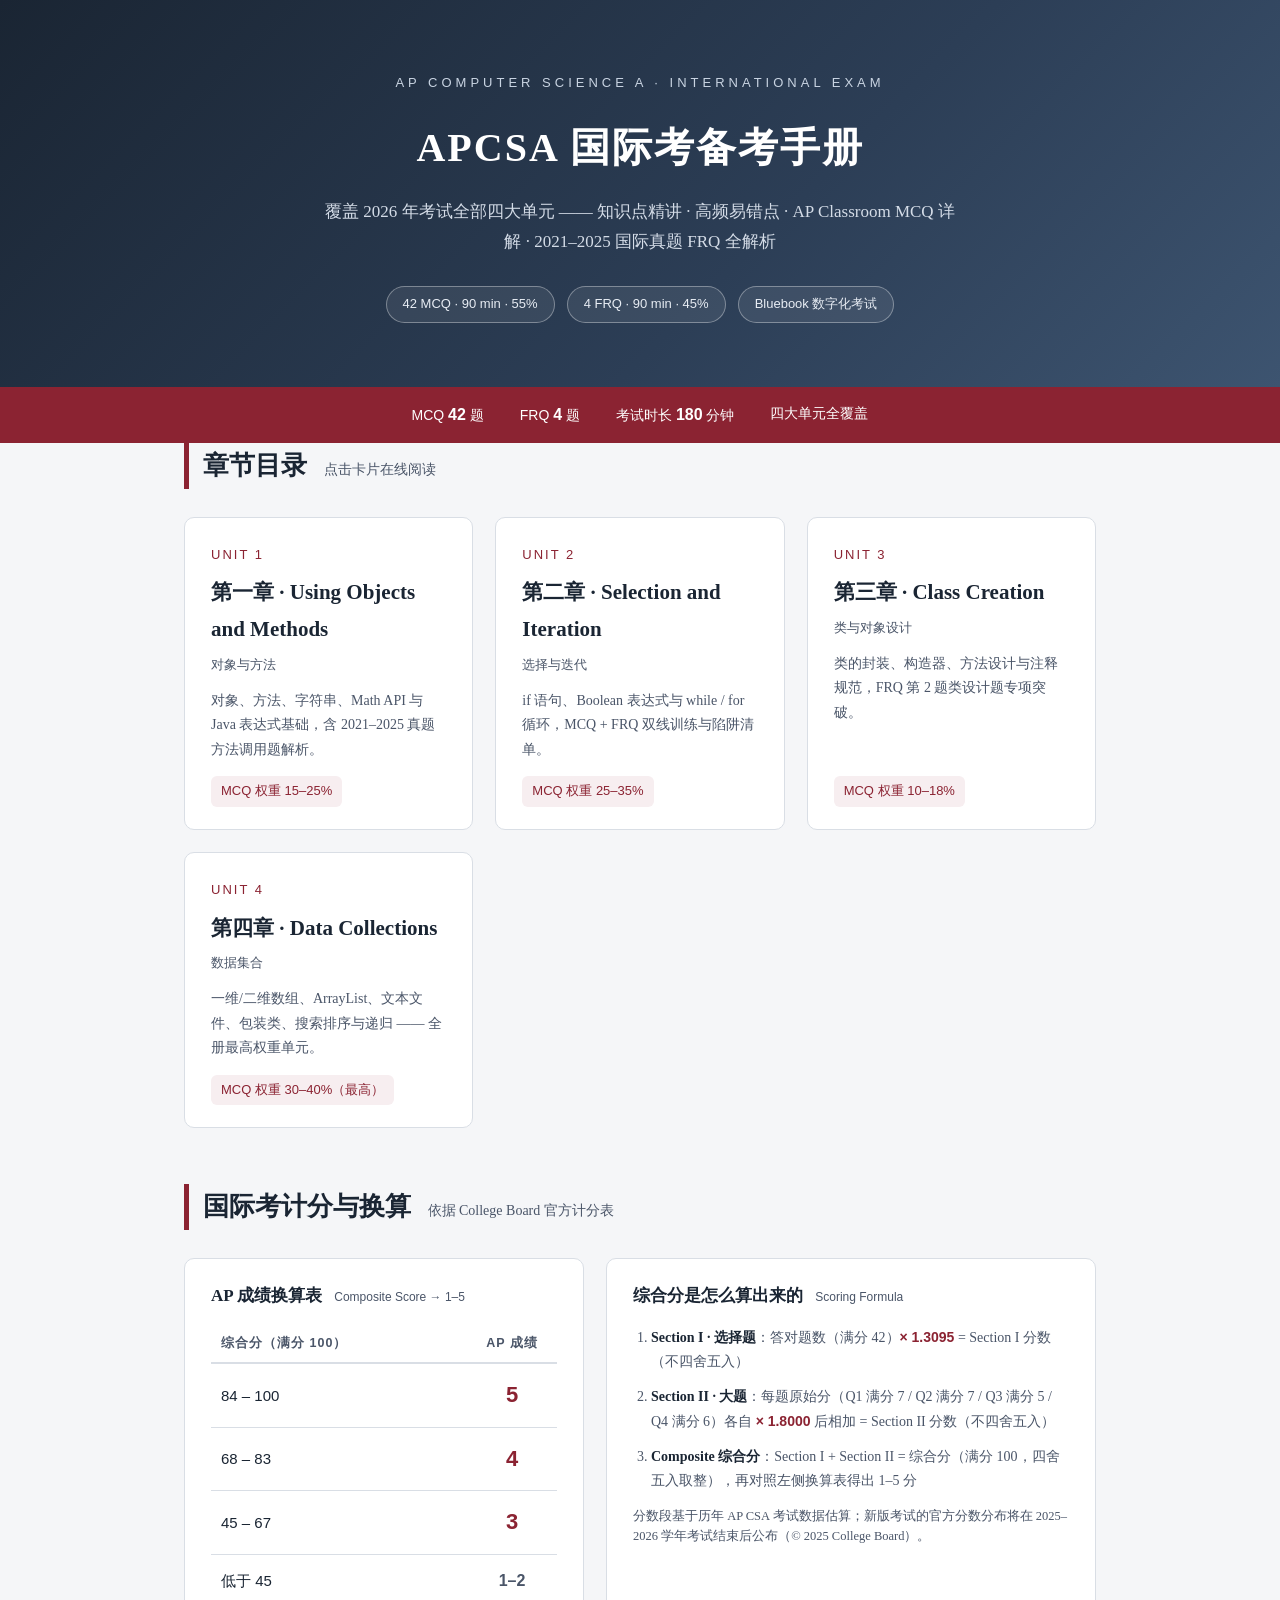
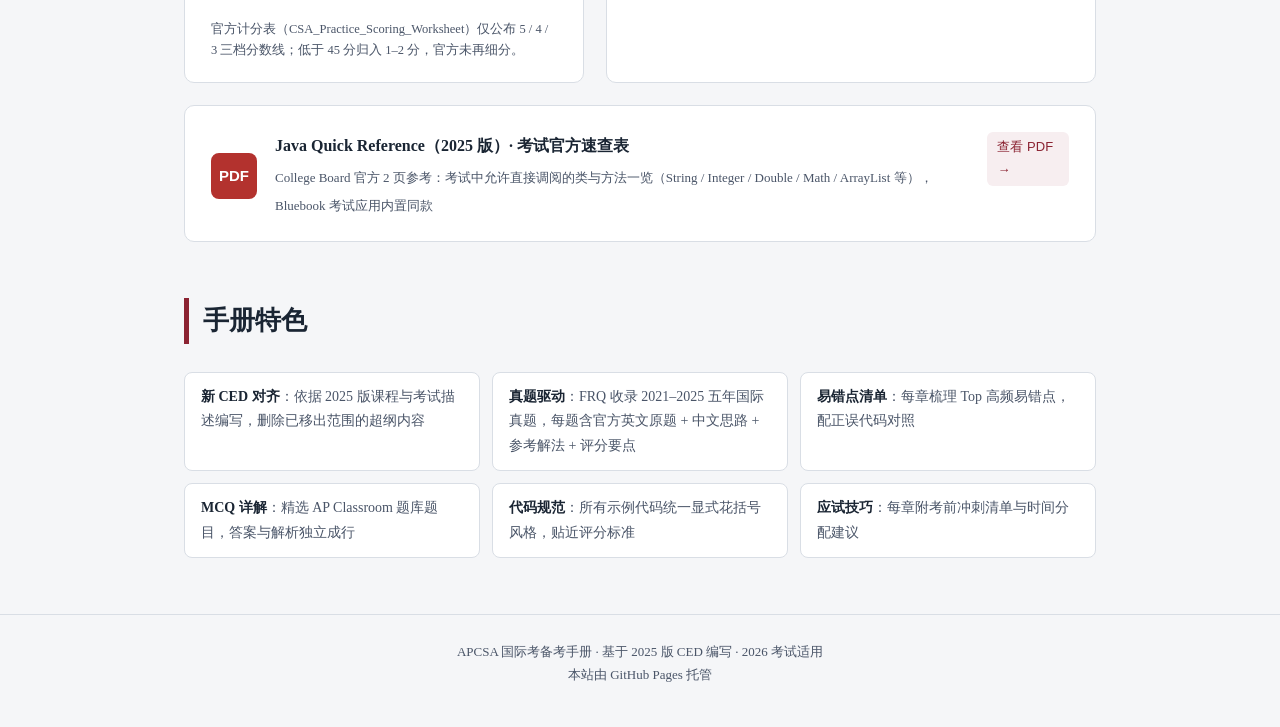
<file: index.html>
<!DOCTYPE html>
<html lang="zh-CN">
<head>
<meta charset="UTF-8">
<meta name="viewport" content="width=device-width, initial-scale=1.0">
<title>APCSA 国际考备考手册</title>
<meta name="description" content="AP Computer Science A 国际考备考手册：覆盖 2026 考试全部四大单元，含知识点精讲、真题 MCQ/FRQ 详解与应试技巧。">
<style>
:root {
  --ink: #1a2533;
  --ink-soft: #4a5568;
  --accent: #8b2332;
  --accent-soft: #f7eef0;
  --line: #d9dee5;
  --bg: #f5f6f8;
  --card: #ffffff;
}
* { margin: 0; padding: 0; box-sizing: border-box; }
body {
  font-family: "Source Han Serif SC", "Noto Serif SC", "Songti SC", SimSun, Georgia, serif;
  background: var(--bg);
  color: var(--ink);
  line-height: 1.75;
}
.container { max-width: 960px; margin: 0 auto; padding: 0 24px; }

/* ---------- Hero ---------- */
.hero {
  background: linear-gradient(135deg, #1a2533 0%, #2c3e56 60%, #3d5470 100%);
  color: #fff;
  padding: 72px 0 64px;
  text-align: center;
}
.hero .kicker {
  font-family: "Helvetica Neue", Arial, sans-serif;
  font-size: 13px;
  letter-spacing: 4px;
  text-transform: uppercase;
  color: #c9d4e2;
  margin-bottom: 18px;
}
.hero h1 {
  font-size: 40px;
  font-weight: 700;
  letter-spacing: 2px;
  margin-bottom: 14px;
}
.hero .sub {
  font-size: 17px;
  color: #d4dce7;
  max-width: 640px;
  margin: 0 auto 30px;
}
.hero .badges {
  display: flex;
  gap: 12px;
  justify-content: center;
  flex-wrap: wrap;
}
.badge {
  font-family: "Helvetica Neue", Arial, sans-serif;
  font-size: 13px;
  padding: 6px 16px;
  border: 1px solid rgba(255,255,255,.35);
  border-radius: 999px;
  color: #e8edf4;
  background: rgba(255,255,255,.08);
}

/* ---------- Exam info strip ---------- */
.strip {
  background: var(--accent);
  color: #fff;
  padding: 14px 0;
  font-family: "Helvetica Neue", Arial, sans-serif;
  font-size: 14px;
}
.strip .container {
  display: flex;
  justify-content: center;
  gap: 36px;
  flex-wrap: wrap;
}
.strip b { font-size: 16px; }

/* ---------- Sections ---------- */
main { padding: 56px 0 24px; }
.section-title {
  font-size: 26px;
  font-weight: 700;
  border-left: 5px solid var(--accent);
  padding-left: 14px;
  margin-bottom: 28px;
}
.section-title small {
  font-size: 14px;
  color: var(--ink-soft);
  font-weight: 400;
  margin-left: 10px;
}

/* ---------- Chapter cards ---------- */
.grid {
  display: grid;
  grid-template-columns: repeat(auto-fit, minmax(280px, 1fr));
  gap: 22px;
}
.card {
  background: var(--card);
  border: 1px solid var(--line);
  border-radius: 10px;
  padding: 26px 26px 22px;
  text-decoration: none;
  color: var(--ink);
  display: flex;
  flex-direction: column;
  transition: transform .15s ease, box-shadow .15s ease;
}
.card:hover {
  transform: translateY(-4px);
  box-shadow: 0 10px 28px rgba(26,37,51,.12);
  border-color: var(--accent);
}
.card .no {
  font-family: "Helvetica Neue", Arial, sans-serif;
  font-size: 13px;
  letter-spacing: 2px;
  color: var(--accent);
  margin-bottom: 8px;
}
.card h2 { font-size: 21px; margin-bottom: 6px; }
.card .en {
  font-family: "Helvetica Neue", Arial, sans-serif;
  font-size: 13px;
  color: var(--ink-soft);
  margin-bottom: 12px;
}
.card p { font-size: 14px; color: var(--ink-soft); flex: 1; }
.card .weight {
  margin-top: 14px;
  font-family: "Helvetica Neue", Arial, sans-serif;
  font-size: 13px;
  color: var(--accent);
  background: var(--accent-soft);
  border-radius: 6px;
  padding: 4px 10px;
  align-self: flex-start;
}

/* ---------- Scoring & tools ---------- */
.score-grid {
  display: grid;
  grid-template-columns: minmax(300px, 400px) 1fr;
  gap: 22px;
  align-items: stretch;
}
.panel {
  background: var(--card);
  border: 1px solid var(--line);
  border-radius: 10px;
  padding: 22px 26px;
}
.panel h3 { font-size: 17px; margin-bottom: 14px; }
.panel h3 .en-tag {
  font-family: "Helvetica Neue", Arial, sans-serif;
  font-size: 12px;
  color: var(--ink-soft);
  font-weight: 400;
  margin-left: 8px;
}
table.conv {
  width: 100%;
  border-collapse: collapse;
  font-family: "Helvetica Neue", Arial, sans-serif;
}
table.conv th {
  font-size: 12.5px;
  letter-spacing: 1px;
  color: var(--ink-soft);
  text-align: left;
  padding: 8px 10px;
  border-bottom: 2px solid var(--line);
}
table.conv th:last-child { text-align: center; }
table.conv td {
  padding: 12px 10px;
  border-bottom: 1px solid var(--line);
  font-size: 15px;
}
table.conv tr:last-child td { border-bottom: none; }
table.conv td.sc {
  font-size: 22px;
  font-weight: 700;
  color: var(--accent);
  text-align: center;
  width: 90px;
}
table.conv td.sc.dim { color: var(--ink-soft); font-size: 16px; }
.note {
  margin-top: 12px;
  font-size: 12.5px;
  color: var(--ink-soft);
  line-height: 1.65;
}
ol.steps {
  margin: 0 0 4px 18px;
  display: grid;
  gap: 10px;
  font-size: 14px;
  color: var(--ink-soft);
}
ol.steps b { color: var(--ink); }
ol.steps em {
  font-style: normal;
  font-family: "Helvetica Neue", Arial, sans-serif;
  color: var(--accent);
  font-weight: 600;
}
.card.qref { flex-direction: row; align-items: center; gap: 18px; }
.card.qref .icon {
  width: 46px; height: 46px;
  border-radius: 8px;
  background: #b3322e;
  color: #fff;
  display: flex; align-items: center; justify-content: center;
  font-family: "Helvetica Neue", Arial, sans-serif;
  font-weight: 700; font-size: 15px;
  flex-shrink: 0;
}
.card.qref b { display: block; font-size: 16px; margin-bottom: 3px; }
.card.qref span { font-size: 13px; color: var(--ink-soft); }
@media (max-width: 820px) {
  .score-grid { grid-template-columns: 1fr; }
}

/* ---------- Features ---------- */
.features {
  list-style: none;
  margin-top: 26px;
  display: grid;
  grid-template-columns: repeat(auto-fit, minmax(260px, 1fr));
  gap: 12px;
}
.features li {
  background: var(--card);
  border: 1px solid var(--line);
  border-radius: 8px;
  padding: 12px 16px;
  font-size: 14px;
  color: var(--ink-soft);
}
.features li b { color: var(--ink); }

/* ---------- Footer ---------- */
footer {
  border-top: 1px solid var(--line);
  margin-top: 56px;
  padding: 26px 0 40px;
  text-align: center;
  font-size: 13px;
  color: var(--ink-soft);
}
@media (max-width: 600px) {
  .hero h1 { font-size: 28px; }
  .strip .container { gap: 14px; }
}
</style>
</head>
<body>

<header class="hero">
  <div class="container">
    <div class="kicker">AP Computer Science A · International Exam</div>
    <h1>APCSA 国际考备考手册</h1>
    <p class="sub">覆盖 2026 年考试全部四大单元 —— 知识点精讲 · 高频易错点 · AP Classroom MCQ 详解 · 2021–2025 国际真题 FRQ 全解析</p>
    <div class="badges">
      <span class="badge">42 MCQ · 90 min · 55%</span>
      <span class="badge">4 FRQ · 90 min · 45%</span>
      <span class="badge">Bluebook 数字化考试</span>
    </div>
  </div>
</header>

<div class="strip">
  <div class="container">
    <span>MCQ <b>42</b> 题</span>
    <span>FRQ <b>4</b> 题</span>
    <span>考试时长 <b>180</b> 分钟</span>
    <span>四大单元全覆盖</span>
  </div>
</div>

<main class="container">

  <h2 class="section-title">章节目录 <small>点击卡片在线阅读</small></h2>
  <div class="grid">
    <a class="card" href="unit1.html">
      <div class="no">UNIT 1</div>
      <h2>第一章 · Using Objects and Methods</h2>
      <div class="en">对象与方法</div>
      <p>对象、方法、字符串、Math API 与 Java 表达式基础，含 2021–2025 真题方法调用题解析。</p>
      <div class="weight">MCQ 权重 15–25%</div>
    </a>
    <a class="card" href="unit2.html">
      <div class="no">UNIT 2</div>
      <h2>第二章 · Selection and Iteration</h2>
      <div class="en">选择与迭代</div>
      <p>if 语句、Boolean 表达式与 while / for 循环，MCQ + FRQ 双线训练与陷阱清单。</p>
      <div class="weight">MCQ 权重 25–35%</div>
    </a>
    <a class="card" href="unit3.html">
      <div class="no">UNIT 3</div>
      <h2>第三章 · Class Creation</h2>
      <div class="en">类与对象设计</div>
      <p>类的封装、构造器、方法设计与注释规范，FRQ 第 2 题类设计题专项突破。</p>
      <div class="weight">MCQ 权重 10–18%</div>
    </a>
    <a class="card" href="unit4.html">
      <div class="no">UNIT 4</div>
      <h2>第四章 · Data Collections</h2>
      <div class="en">数据集合</div>
      <p>一维/二维数组、ArrayList、文本文件、包装类、搜索排序与递归 —— 全册最高权重单元。</p>
      <div class="weight">MCQ 权重 30–40%（最高）</div>
    </a>
  </div>

  <h2 class="section-title" style="margin-top:56px;">国际考计分与换算 <small>依据 College Board 官方计分表</small></h2>
  <div class="score-grid">
    <div class="panel">
      <h3>AP 成绩换算表 <span class="en-tag">Composite Score → 1–5</span></h3>
      <table class="conv">
        <thead>
          <tr><th>综合分（满分 100）</th><th>AP 成绩</th></tr>
        </thead>
        <tbody>
          <tr><td>84 – 100</td><td class="sc">5</td></tr>
          <tr><td>68 – 83</td><td class="sc">4</td></tr>
          <tr><td>45 – 67</td><td class="sc">3</td></tr>
          <tr><td>低于 45</td><td class="sc dim">1–2</td></tr>
        </tbody>
      </table>
      <p class="note">官方计分表（CSA_Practice_Scoring_Worksheet）仅公布 5 / 4 / 3 三档分数线；低于 45 分归入 1–2 分，官方未再细分。</p>
    </div>
    <div class="panel">
      <h3>综合分是怎么算出来的 <span class="en-tag">Scoring Formula</span></h3>
      <ol class="steps">
        <li><b>Section I · 选择题</b>：答对题数（满分 42）<em>× 1.3095</em> = Section I 分数（不四舍五入）</li>
        <li><b>Section II · 大题</b>：每题原始分（Q1 满分 7 / Q2 满分 7 / Q3 满分 5 / Q4 满分 6）各自 <em>× 1.8000</em> 后相加 = Section II 分数（不四舍五入）</li>
        <li><b>Composite 综合分</b>：Section I + Section II = 综合分（满分 100，四舍五入取整），再对照左侧换算表得出 1–5 分</li>
      </ol>
      <p class="note">分数段基于历年 AP CSA 考试数据估算；新版考试的官方分数分布将在 2025–2026 学年考试结束后公布（© 2025 College Board）。</p>
    </div>
  </div>

  <a class="card qref" href="assets/ap-computer-science-a-java-quick-reference-2025.pdf" target="_blank" rel="noopener" style="margin-top:22px;">
    <div class="icon">PDF</div>
    <div>
      <b>Java Quick Reference（2025 版）· 考试官方速查表</b>
      <span>College Board 官方 2 页参考：考试中允许直接调阅的类与方法一览（String / Integer / Double / Math / ArrayList 等），Bluebook 考试应用内置同款</span>
    </div>
    <div class="weight" style="margin:0 0 0 auto;">查看 PDF →</div>
  </a>

  <h2 class="section-title" style="margin-top:56px;">手册特色</h2>
  <ul class="features">
    <li><b>新 CED 对齐</b>：依据 2025 版课程与考试描述编写，删除已移出范围的超纲内容</li>
    <li><b>真题驱动</b>：FRQ 收录 2021–2025 五年国际真题，每题含官方英文原题 + 中文思路 + 参考解法 + 评分要点</li>
    <li><b>易错点清单</b>：每章梳理 Top 高频易错点，配正误代码对照</li>
    <li><b>MCQ 详解</b>：精选 AP Classroom 题库题目，答案与解析独立成行</li>
    <li><b>代码规范</b>：所有示例代码统一显式花括号风格，贴近评分标准</li>
    <li><b>应试技巧</b>：每章附考前冲刺清单与时间分配建议</li>
  </ul>

</main>

<footer>
  <div class="container">
    APCSA 国际考备考手册 · 基于 2025 版 CED 编写 · 2026 考试适用<br>
    本站由 GitHub Pages 托管
  </div>
</footer>

</body>
</html>
</file>
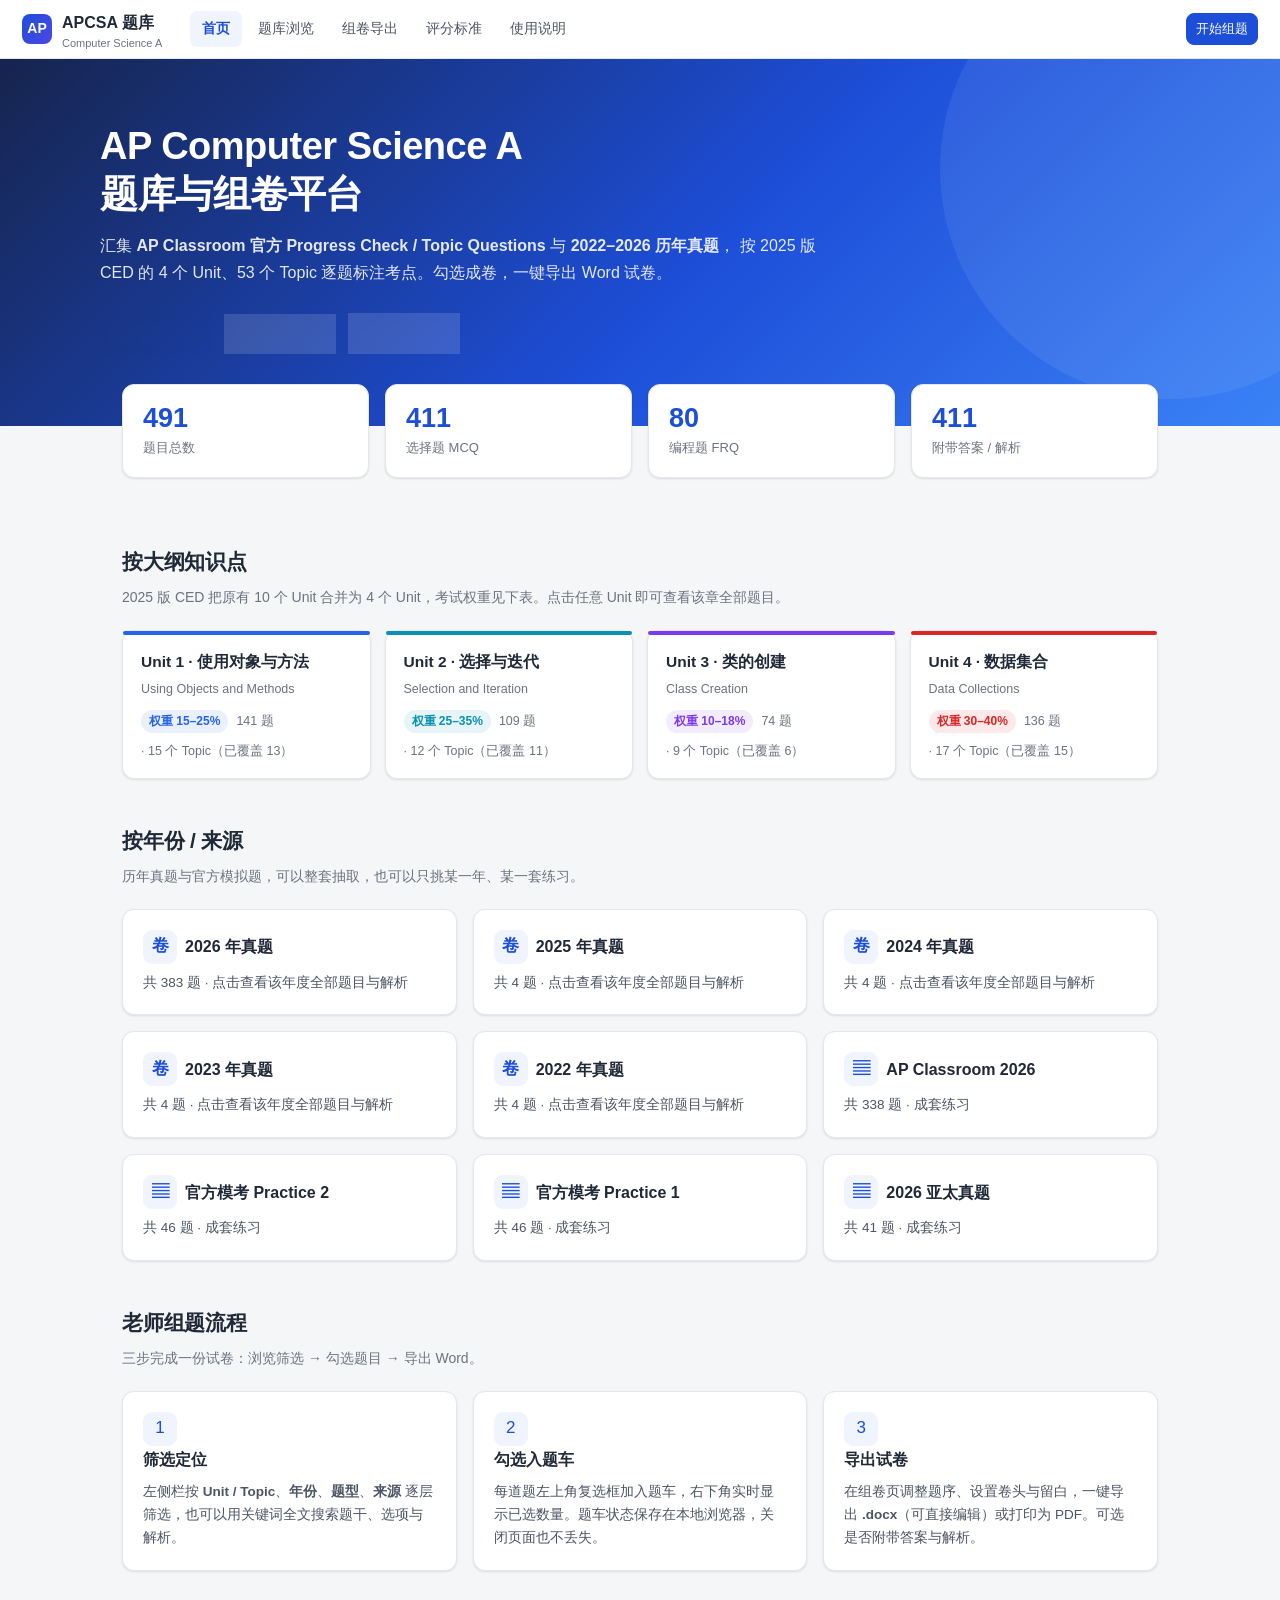
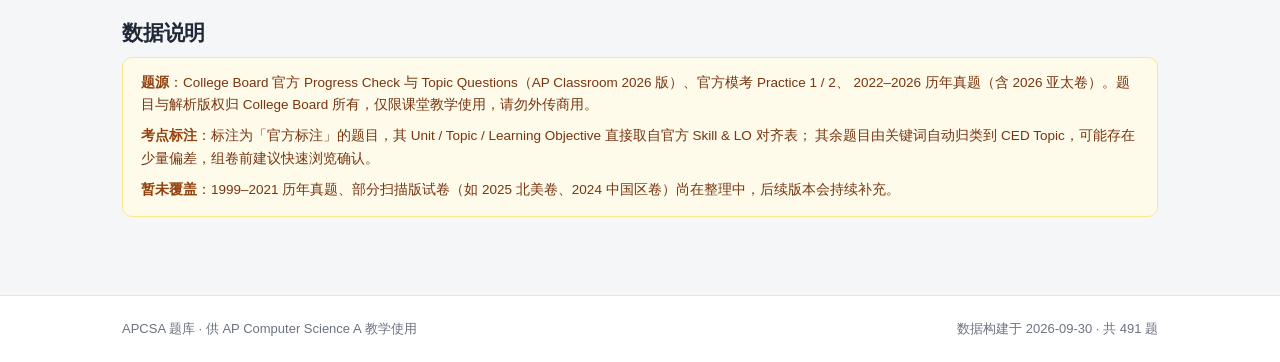
<file: qbank/index.html>
<!DOCTYPE html>
<html lang="zh-CN">
<head>
<meta charset="UTF-8">
<meta name="viewport" content="width=device-width, initial-scale=1">
<title>APCSA 题库 · AP Computer Science A 智能组题平台</title>
<meta name="description" content="AP Computer Science A 真题与 AP Classroom 题库，按 CED 知识点索引，支持老师自主组卷与 Word 导出。">
<link rel="stylesheet" href="assets/style.css">
</head>
<body>

<header class="topbar">
  <div class="topbar-in">
    <a class="brand" href="index.html">
      <span class="logo">AP</span>
      <span>APCSA 题库<small>Computer Science A</small></span>
    </a>
    <nav class="nav">
      <a href="index.html">首页</a>
      <a href="bank.html">题库浏览</a>
      <a href="paper.html">组卷导出</a>
      <a href="scoring.html">评分标准</a>
      <a href="about.html">使用说明</a>
    </nav>
    <span class="spacer"></span>
    <a class="btn btn-primary btn-sm" href="bank.html">开始组题</a>
  </div>
</header>

<section class="hero">
  <div class="hero-in">
    <h1>AP Computer Science A<br>题库与组卷平台</h1>
    <p class="lead">汇集 <b>AP Classroom 官方 Progress Check / Topic Questions</b> 与 <b>2022–2026 历年真题</b>，
      按 2025 版 CED 的 4 个 Unit、53 个 Topic 逐题标注考点。勾选成卷，一键导出 Word 试卷。</p>
    <div class="cta">
      <a class="btn btn-light" href="bank.html">进入题库浏览</a>
      <a class="btn" href="bank.html?year=2026">按年份看真题</a>
      <a class="btn" href="bank.html?unit=U4">按知识点组题</a>
    </div>
  </div>
</section>

<div class="stats" id="stats">
  <div class="stat"><div class="n" id="s-total">—</div><div class="l">题目总数</div></div>
  <div class="stat"><div class="n" id="s-mcq">—</div><div class="l">选择题 MCQ</div></div>
  <div class="stat"><div class="n" id="s-frq">—</div><div class="l">编程题 FRQ</div></div>
  <div class="stat"><div class="n" id="s-ans">—</div><div class="l">附带答案 / 解析</div></div>
</div>

<div class="wrap-narrow">

  <h2 class="sec-title">按大纲知识点</h2>
  <p class="sec-sub">2025 版 CED 把原有 10 个 Unit 合并为 4 个 Unit，考试权重见下表。点击任意 Unit 即可查看该章全部题目。</p>
  <div class="unit-grid" id="unitGrid"></div>

  <h2 class="sec-title">按年份 / 来源</h2>
  <p class="sec-sub">历年真题与官方模拟题，可以整套抽取，也可以只挑某一年、某一套练习。</p>
  <div class="cards" id="yearCards"></div>

  <h2 class="sec-title">老师组题流程</h2>
  <p class="sec-sub">三步完成一份试卷：浏览筛选 → 勾选题目 → 导出 Word。</p>
  <div class="cards">
    <div class="card">
      <div class="ico">1</div>
      <h3>筛选定位</h3>
      <p>左侧栏按 <b>Unit / Topic</b>、<b>年份</b>、<b>题型</b>、<b>来源</b> 逐层筛选，也可以用关键词全文搜索题干、选项与解析。</p>
    </div>
    <a class="card" href="bank.html">
      <div class="ico">2</div>
      <h3>勾选入题车</h3>
      <p>每道题左上角复选框加入题车，右下角实时显示已选数量。题车状态保存在本地浏览器，关闭页面也不丢失。</p>
    </a>
    <a class="card" href="paper.html">
      <div class="ico">3</div>
      <h3>导出试卷</h3>
      <p>在组卷页调整题序、设置卷头与留白，一键导出 <b>.docx</b>（可直接编辑）或打印为 PDF。可选是否附带答案与解析。</p>
    </a>
  </div>

  <h2 class="sec-title">数据说明</h2>
  <div class="note">
    <p style="margin:0 0 8px"><b>题源</b>：College Board 官方 Progress Check 与 Topic Questions（AP Classroom 2026 版）、官方模考 Practice 1 / 2、
      2022–2026 历年真题（含 2026 亚太卷）。题目与解析版权归 College Board 所有，仅限课堂教学使用，请勿外传商用。</p>
    <p style="margin:0 0 8px"><b>考点标注</b>：标注为「官方标注」的题目，其 Unit / Topic / Learning Objective 直接取自官方 Skill &amp; LO 对齐表；
      其余题目由关键词自动归类到 CED Topic，可能存在少量偏差，组卷前建议快速浏览确认。</p>
    <p style="margin:0"><b>暂未覆盖</b>：1999–2021 历年真题、部分扫描版试卷（如 2025 北美卷、2024 中国区卷）尚在整理中，后续版本会持续补充。</p>
  </div>

</div>

<footer class="site">
  <div class="in">
    <span>APCSA 题库 · 供 AP Computer Science A 教学使用</span>
    <span id="buildInfo"></span>
  </div>
</footer>

<script src="data/topics.js"></script>
<script src="data/questions.js"></script>
<script src="assets/app.js"></script>
<script>
(function () {
  var S = QB.computeStats();
  var M = QB.DATA.meta;

  document.getElementById('s-total').textContent = S.total;
  document.getElementById('s-mcq').textContent = S.byType.MCQ || 0;
  document.getElementById('s-frq').textContent = S.byType.FRQ || 0;
  document.getElementById('s-ans').textContent = M.withAnswer || 0;
  document.getElementById('buildInfo').textContent = '数据构建于 ' + (M.generated || '—') + ' · 共 ' + S.total + ' 题';

  /* Unit 卡片 */
  var ug = document.getElementById('unitGrid');
  ug.innerHTML = QB.TOPICS.units.map(function (u) {
    var n = S.byUnit[u.id] || 0;
    var cov = u.topics.filter(function (t) { return S.byTopic[t.id]; }).length;
    return '<a class="unit-card" href="bank.html?unit=' + u.id + '">' +
      '<div class="bar" style="background:' + u.color + '"></div>' +
      '<h3>' + u.code + ' · ' + QB.esc(u.nameCn) + '</h3>' +
      '<p class="en">' + QB.esc(u.name) + '</p>' +
      '<div class="meta">' +
      '<span class="chip" style="background:' + u.color + '18;color:' + u.color + '">权重 ' + u.weight + '</span>' +
      '<span>' + n + ' 题</span>' +
      '<span>· ' + u.topics.length + ' 个 Topic' + (cov < u.topics.length ? '（已覆盖 ' + cov + '）' : '') + '</span>' +
      '</div></a>';
  }).join('');

  /* 年份 / 来源卡片 */
  var yc = document.getElementById('yearCards');
  var years = Object.keys(S.byYear).sort(function (a, b) { return b - a; });
  var html = '';
  years.forEach(function (y) {
    html += '<a class="card" href="bank.html?year=' + y + '">' +
      '<h3><span class="ico">卷</span>' + y + ' 年真题</h3>' +
      '<p>共 ' + S.byYear[y] + ' 题 · 点击查看该年度全部题目与解析</p></a>';
  });
  Object.keys(S.bySource).filter(function (k) { return !/^CB 官方 FRQ/.test(k); })
    .sort(function (a, b) { return S.bySource[b] - S.bySource[a]; }).slice(0, 4).forEach(function (k) {
      html += '<a class="card" href="bank.html?q=' + encodeURIComponent(k) + '">' +
        '<h3><span class="ico">▤</span>' + QB.esc(k) + '</h3>' +
        '<p>共 ' + S.bySource[k] + ' 题 · 成套练习</p></a>';
    });
  yc.innerHTML = html;
})();
</script>
</body>
</html>
</file>
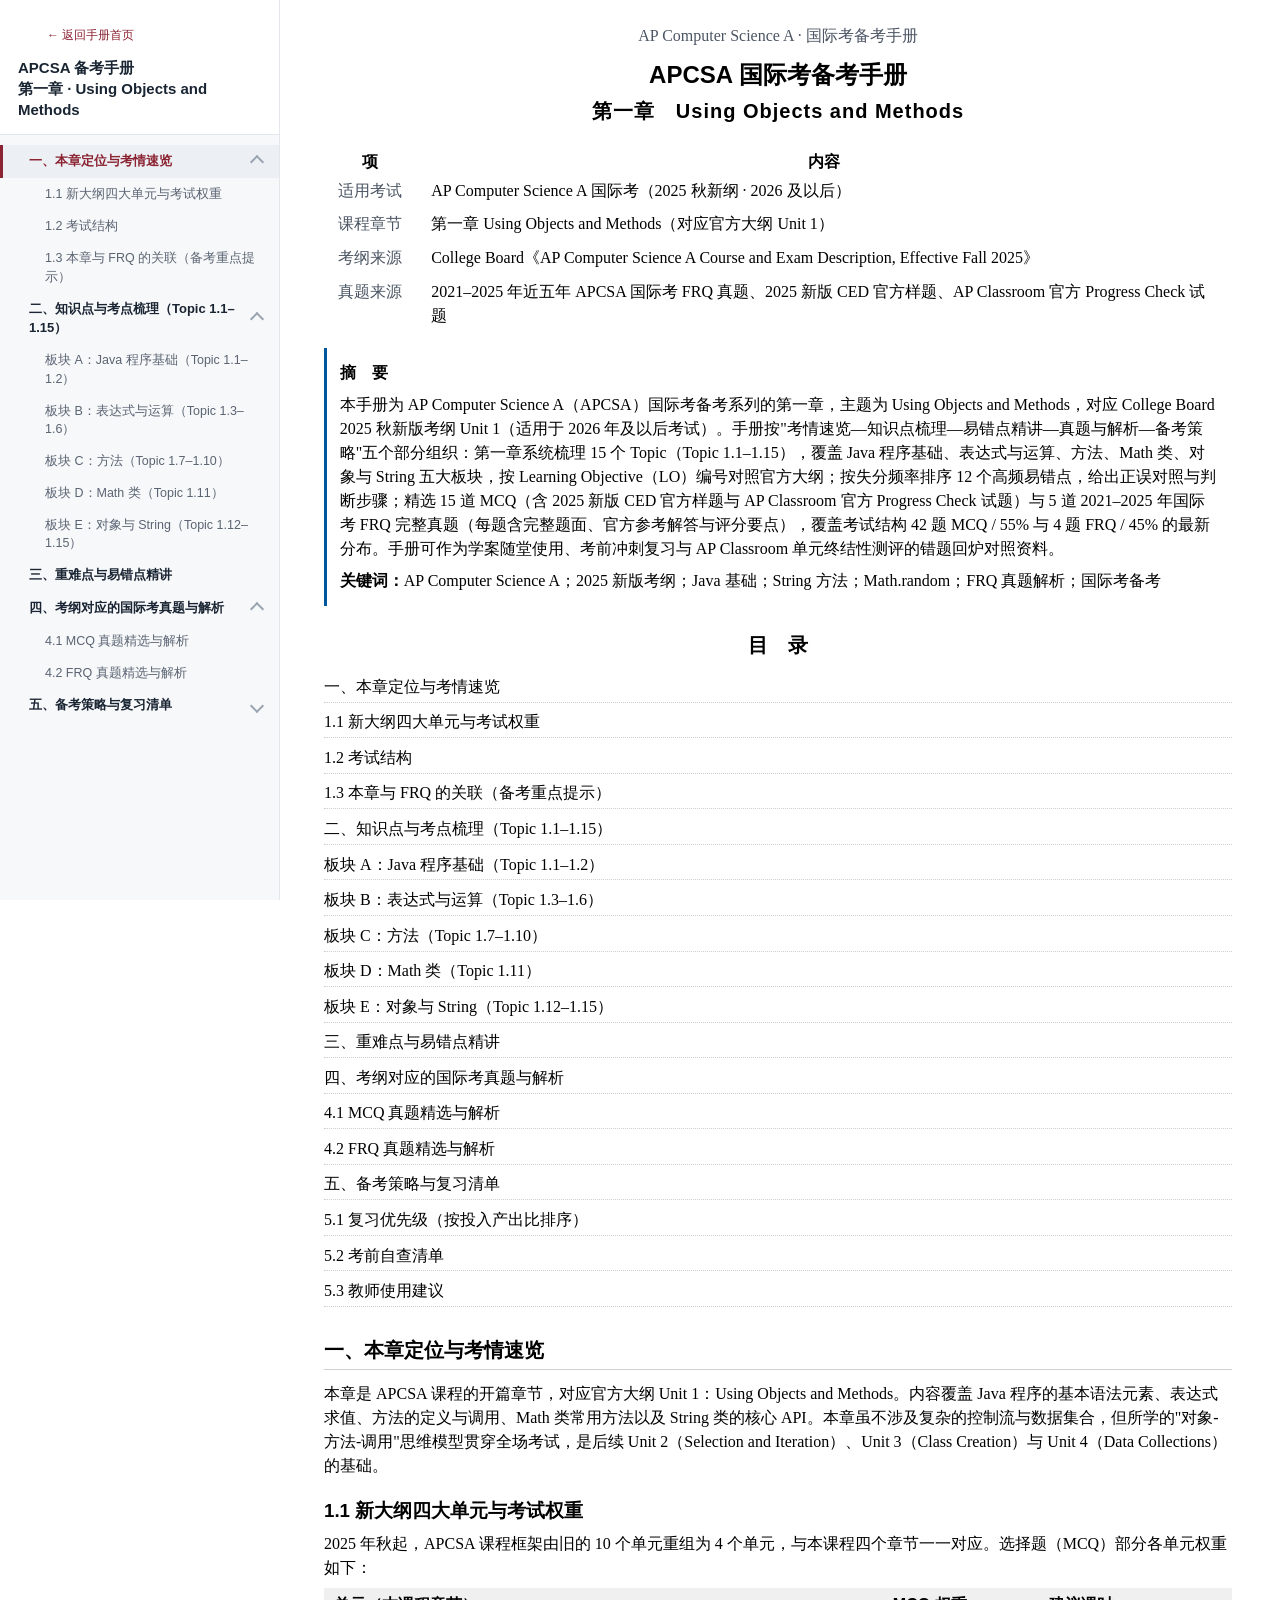
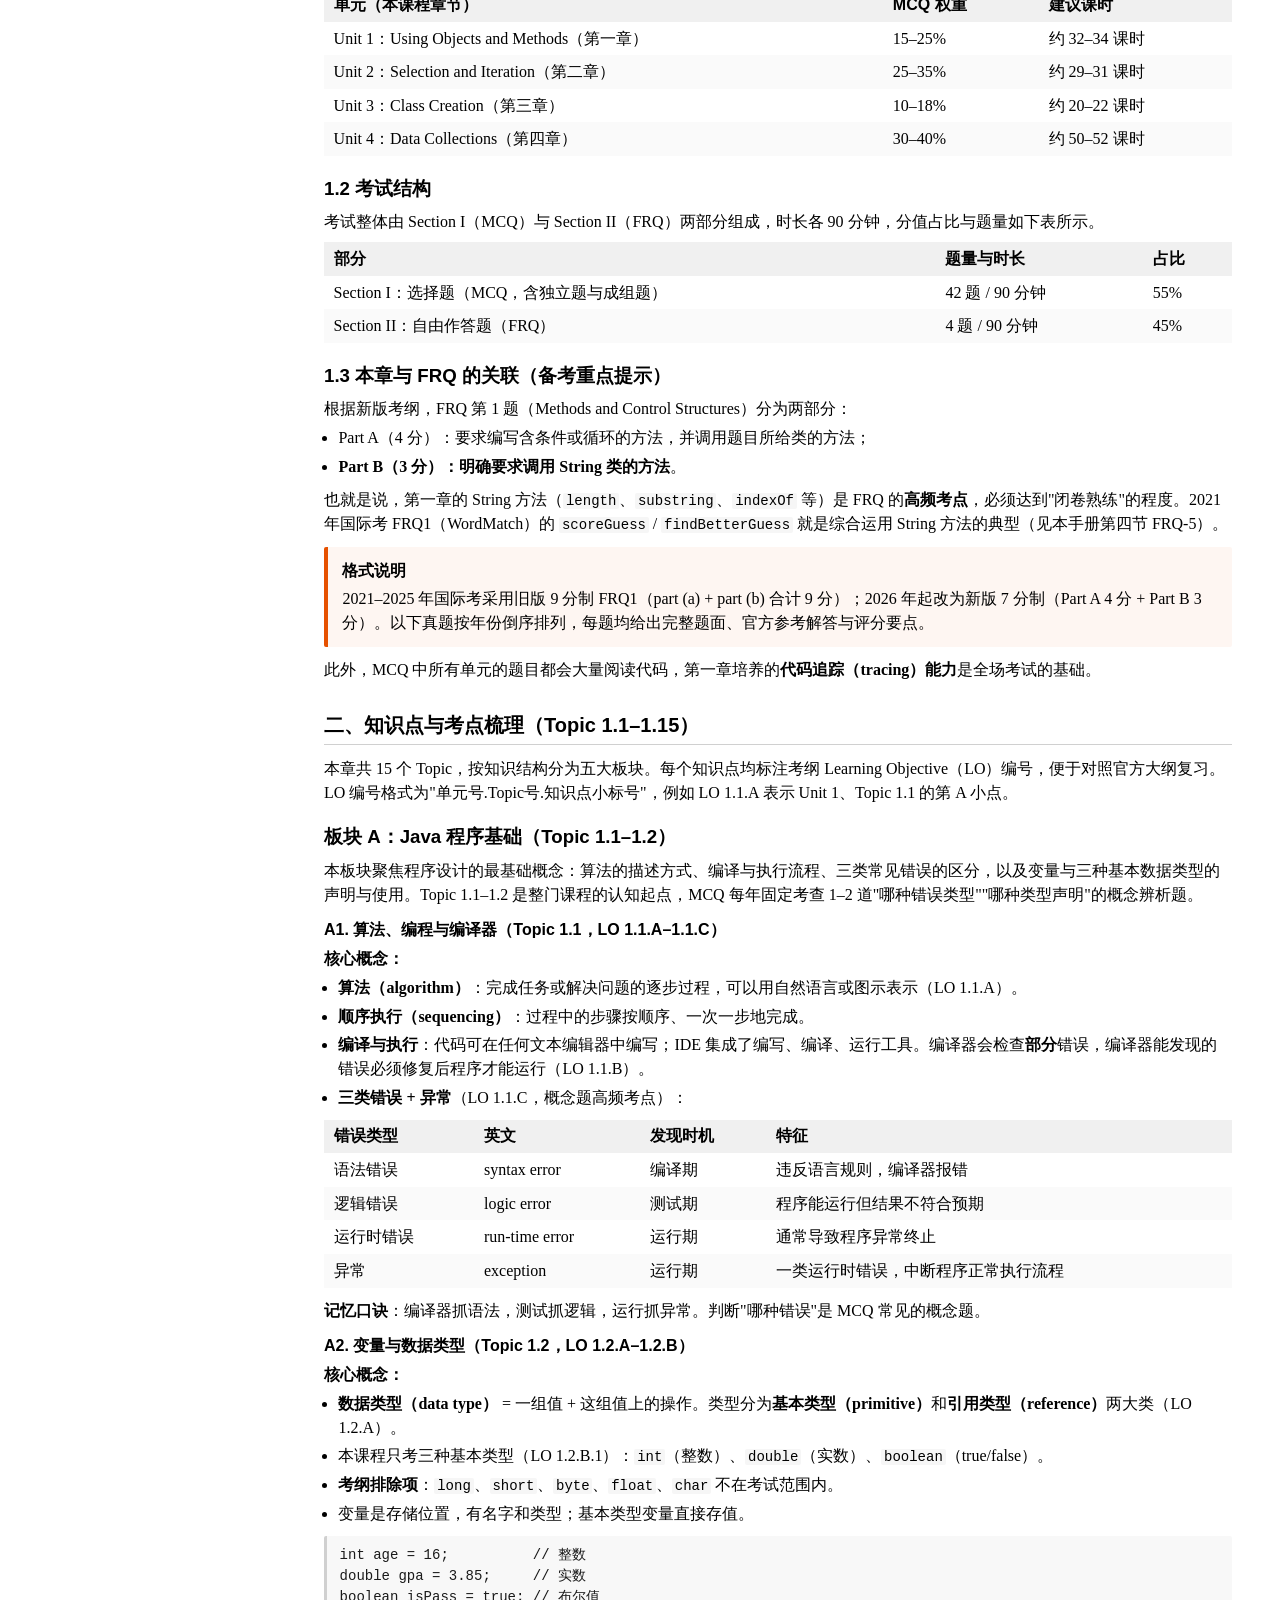
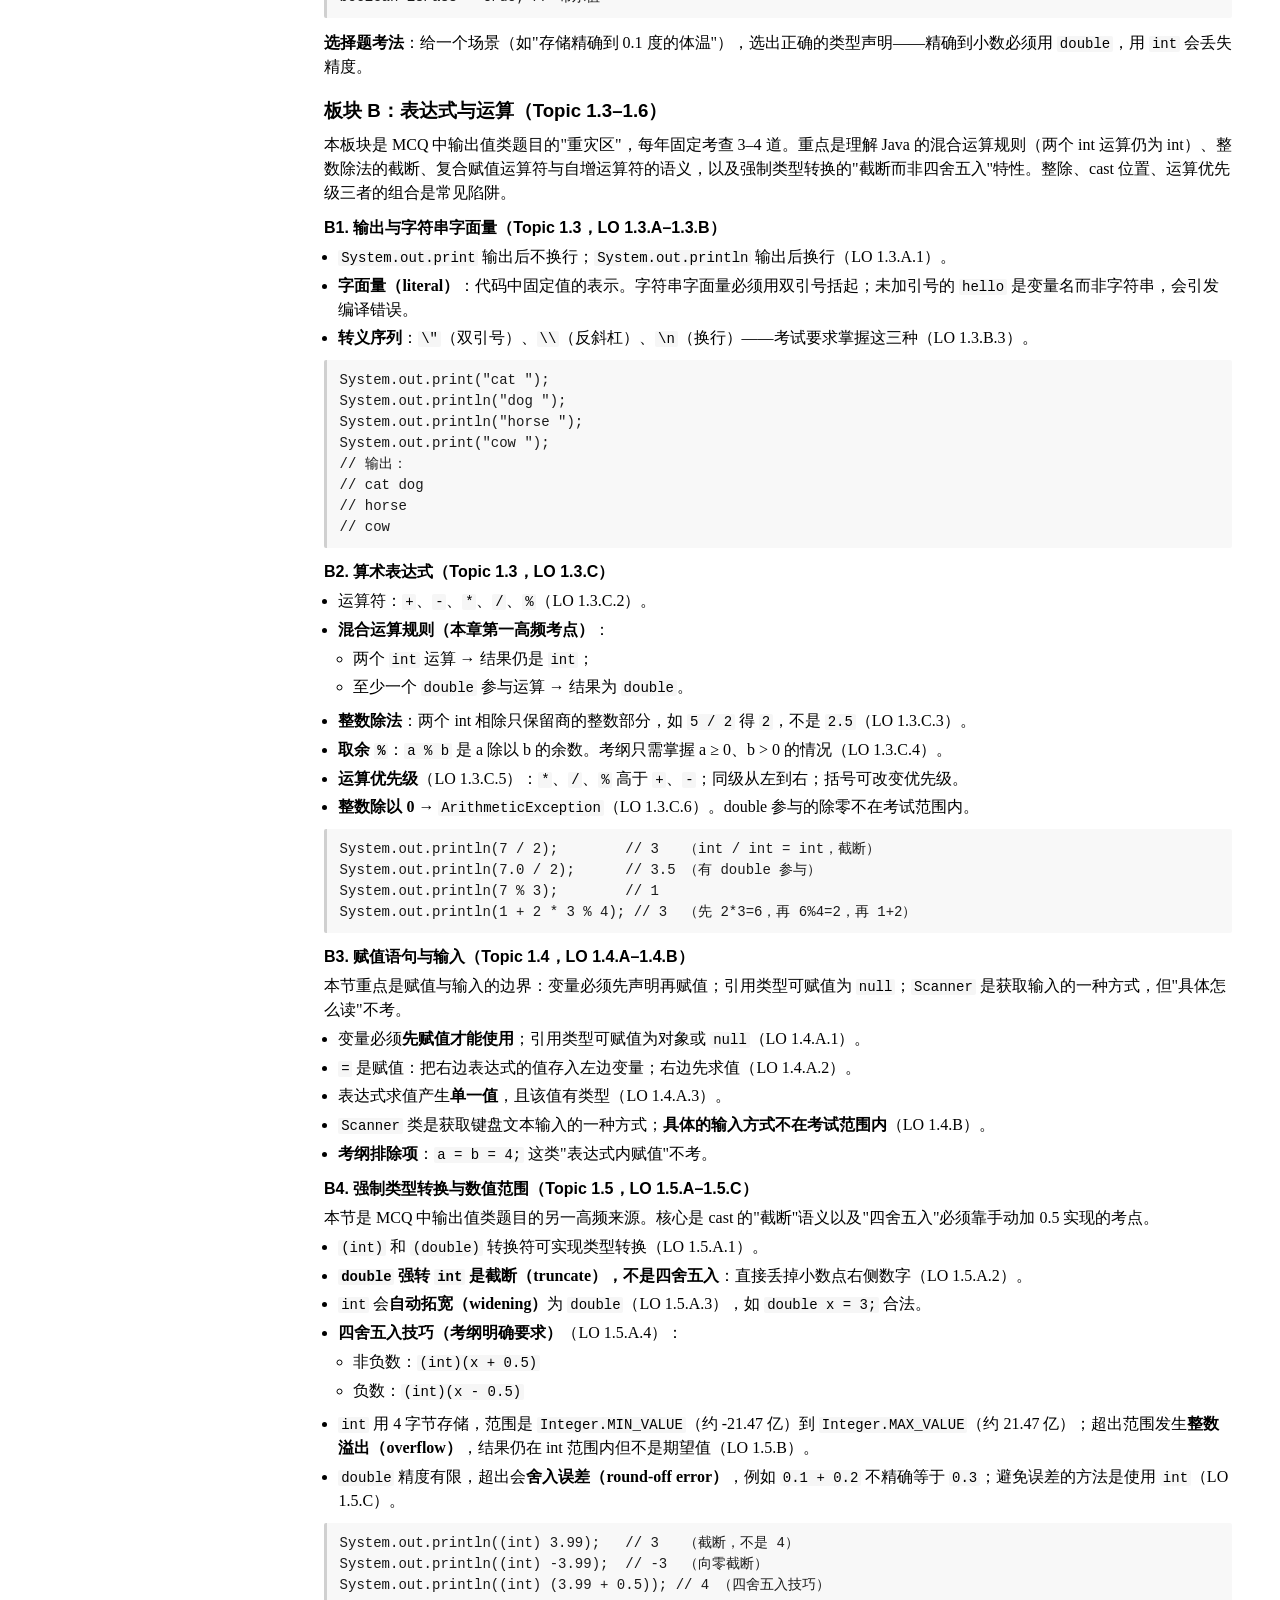
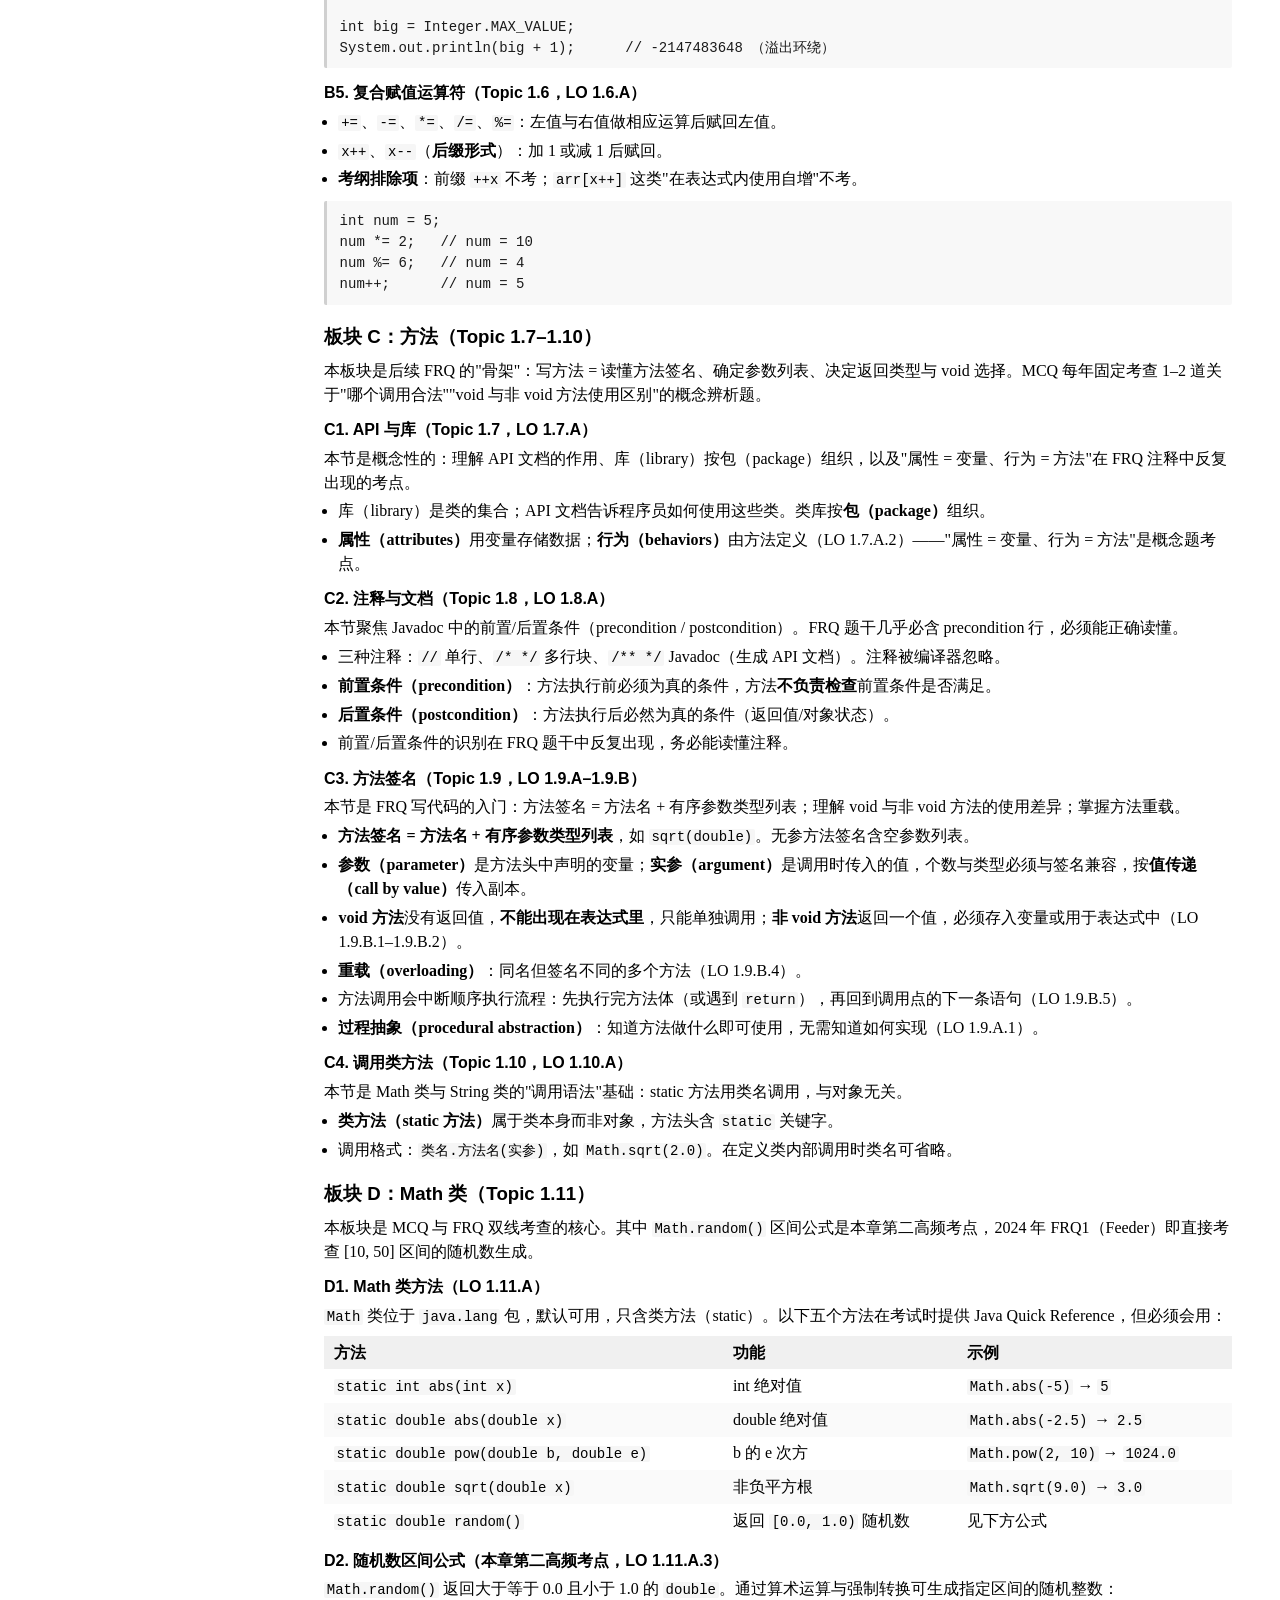
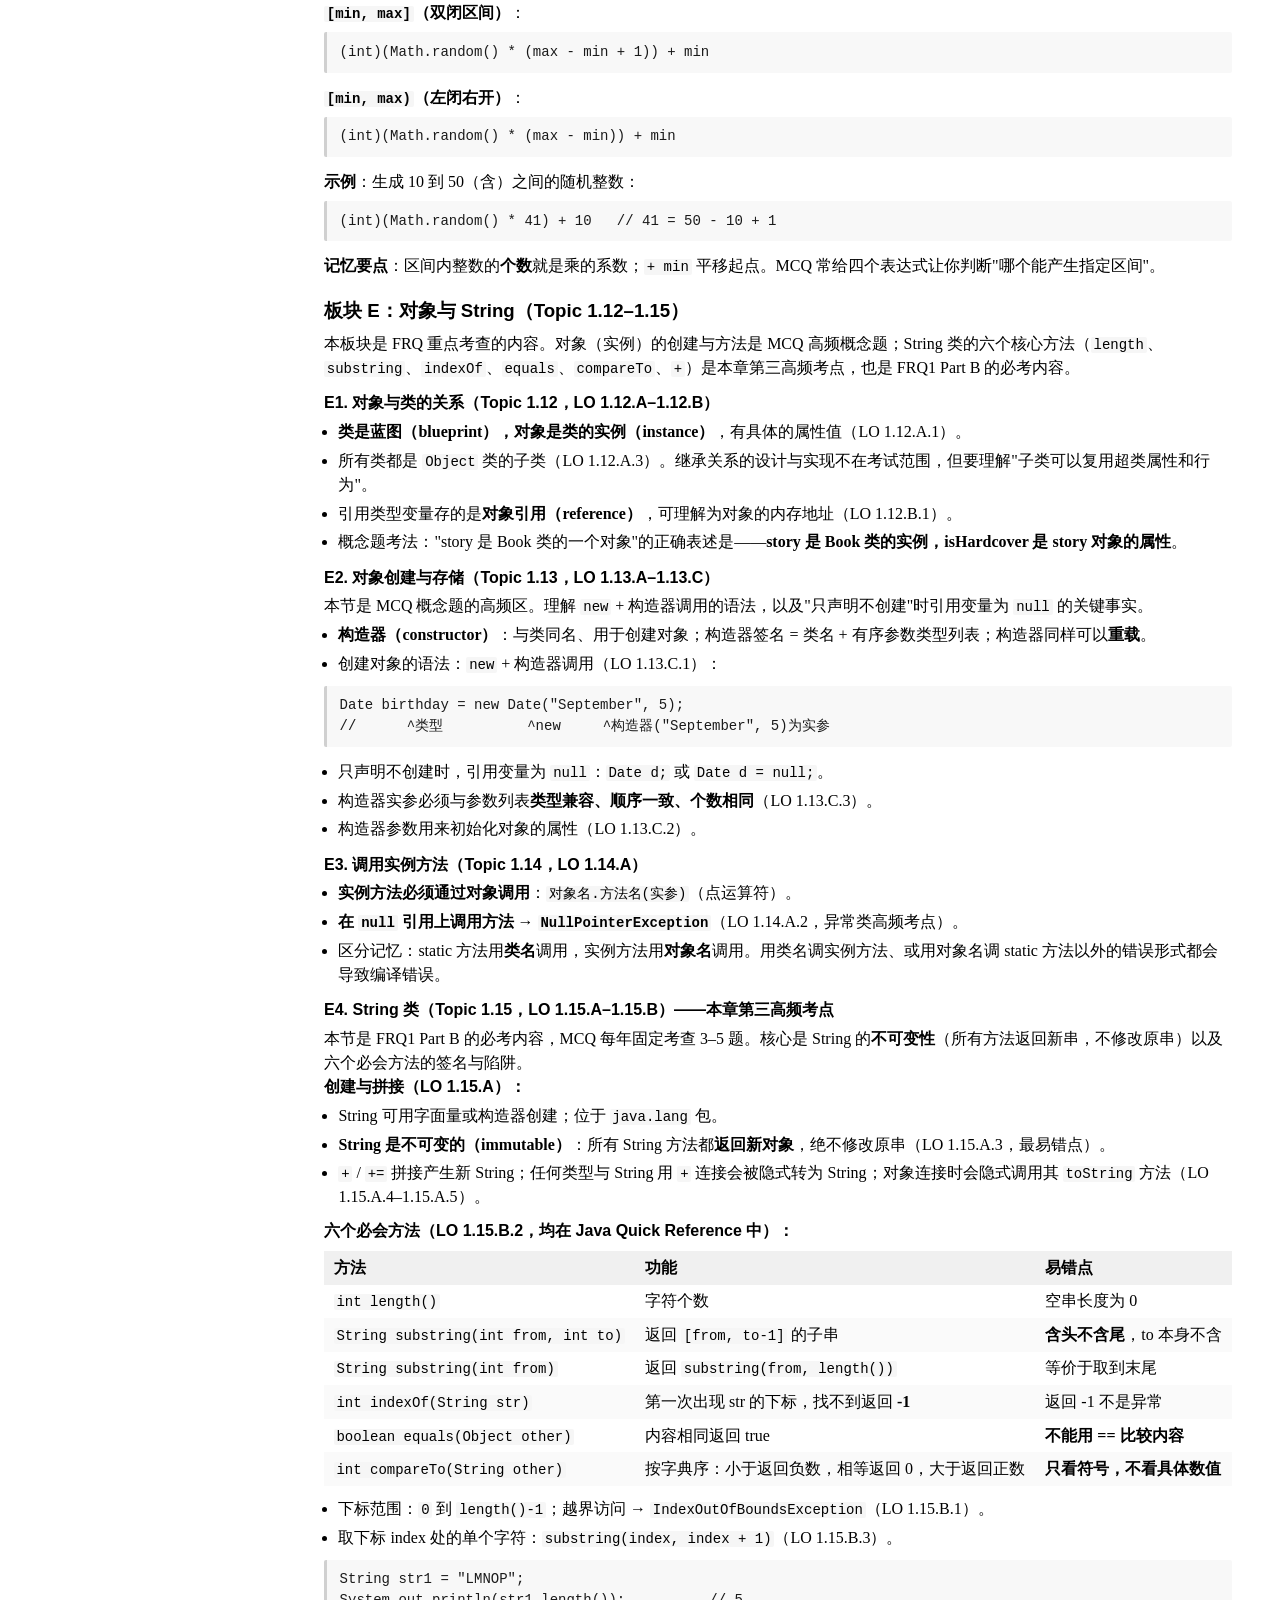
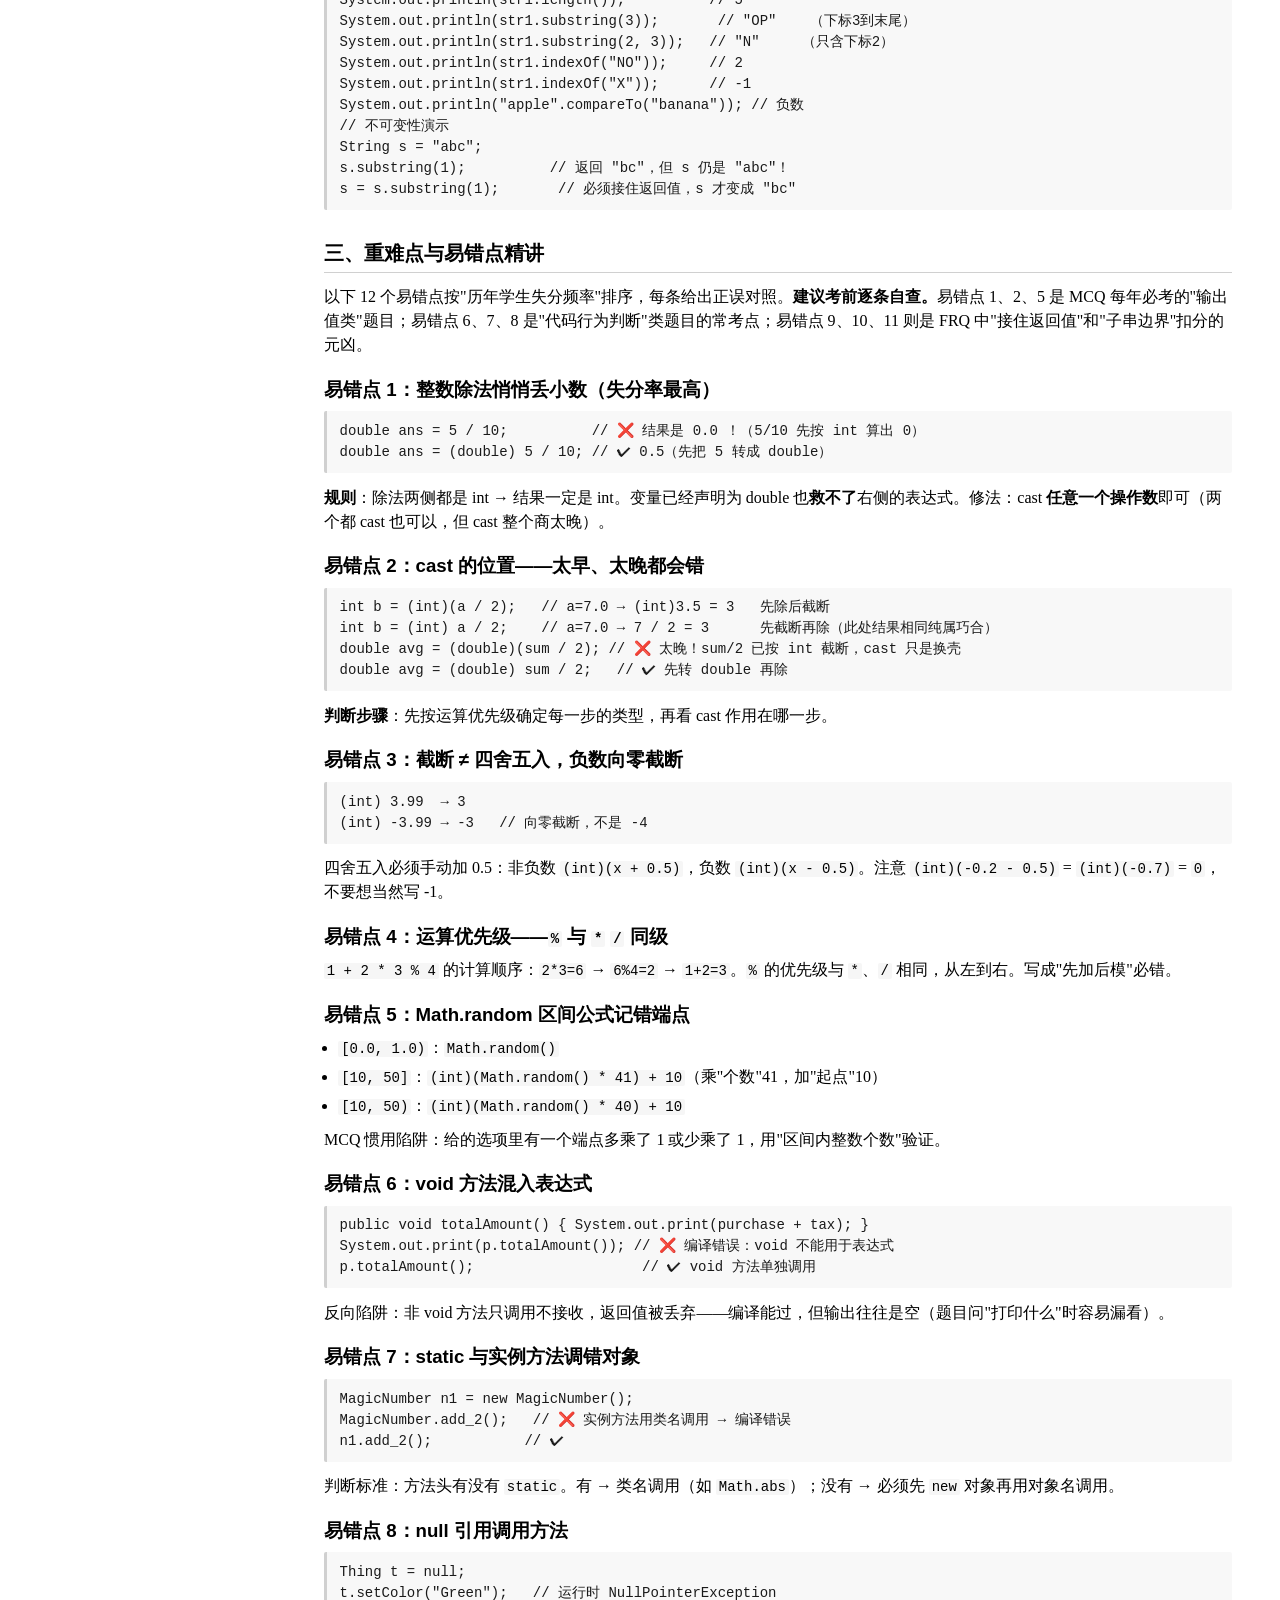
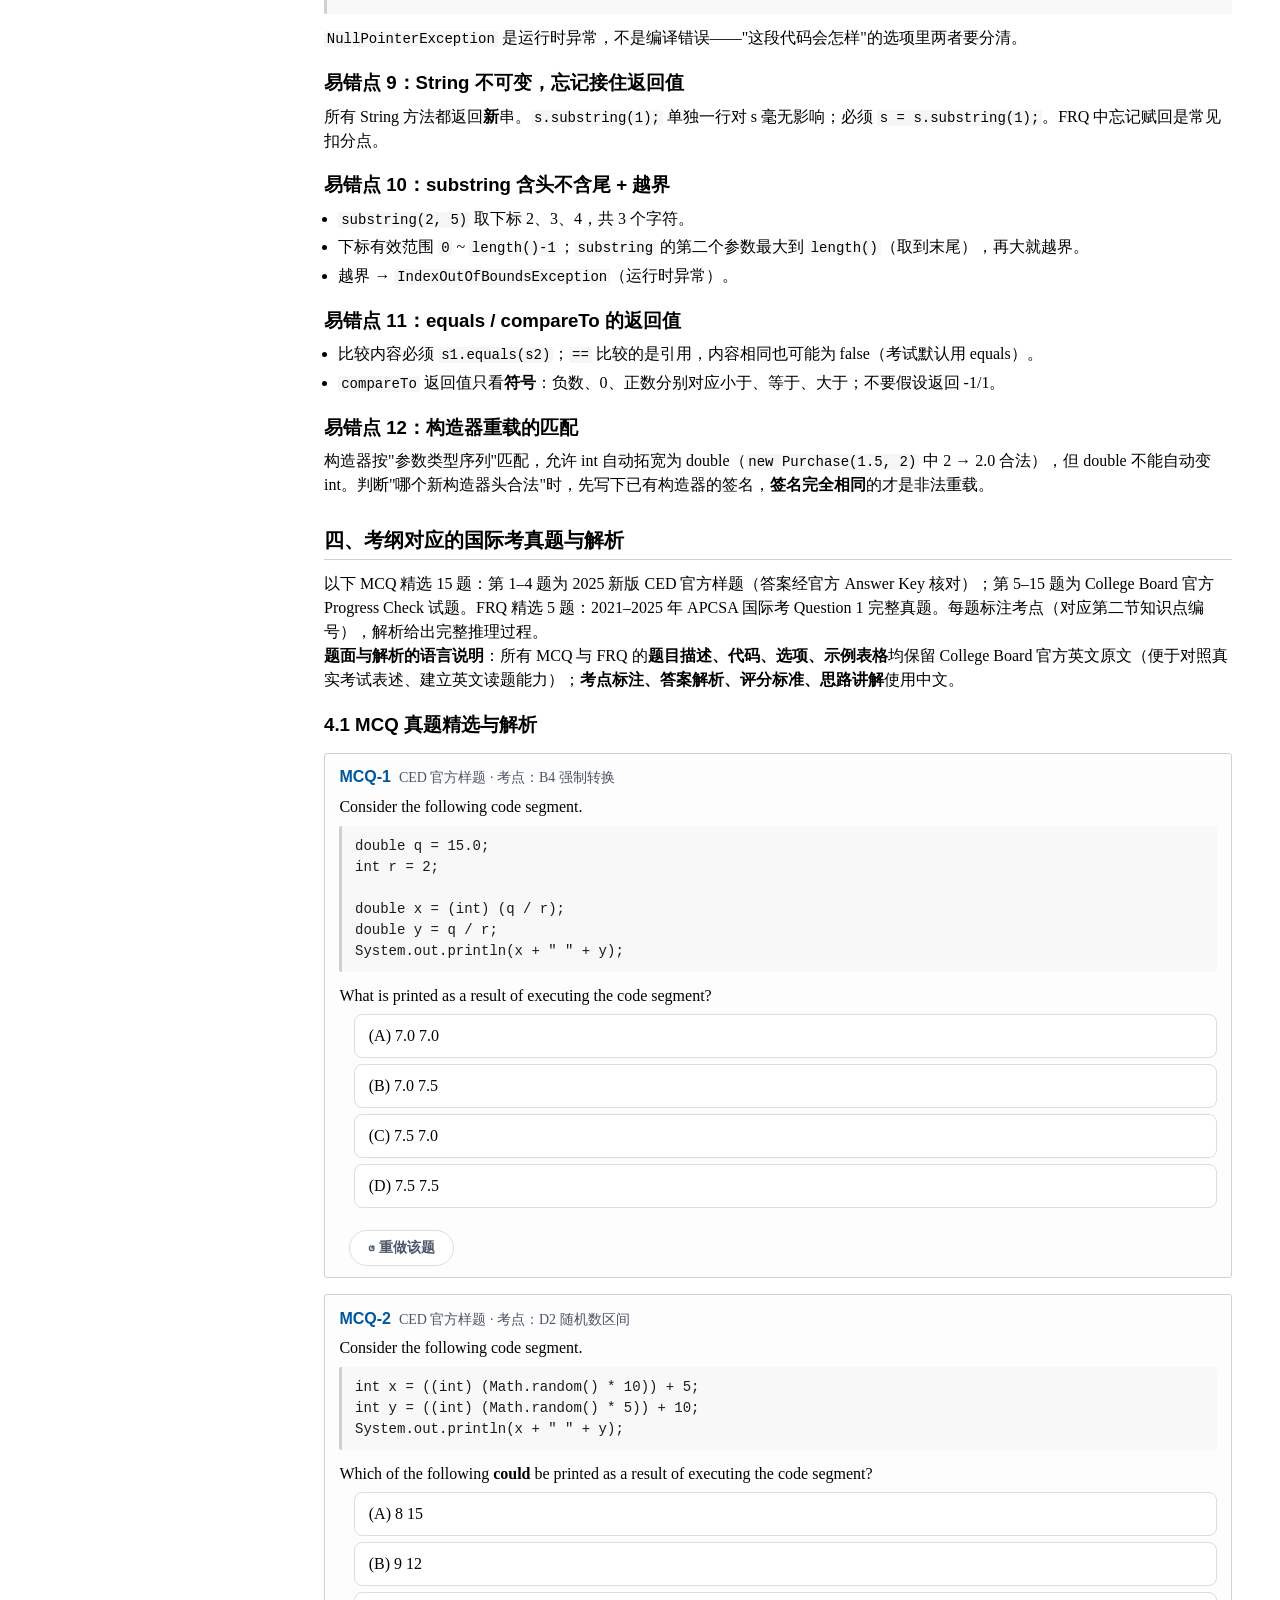
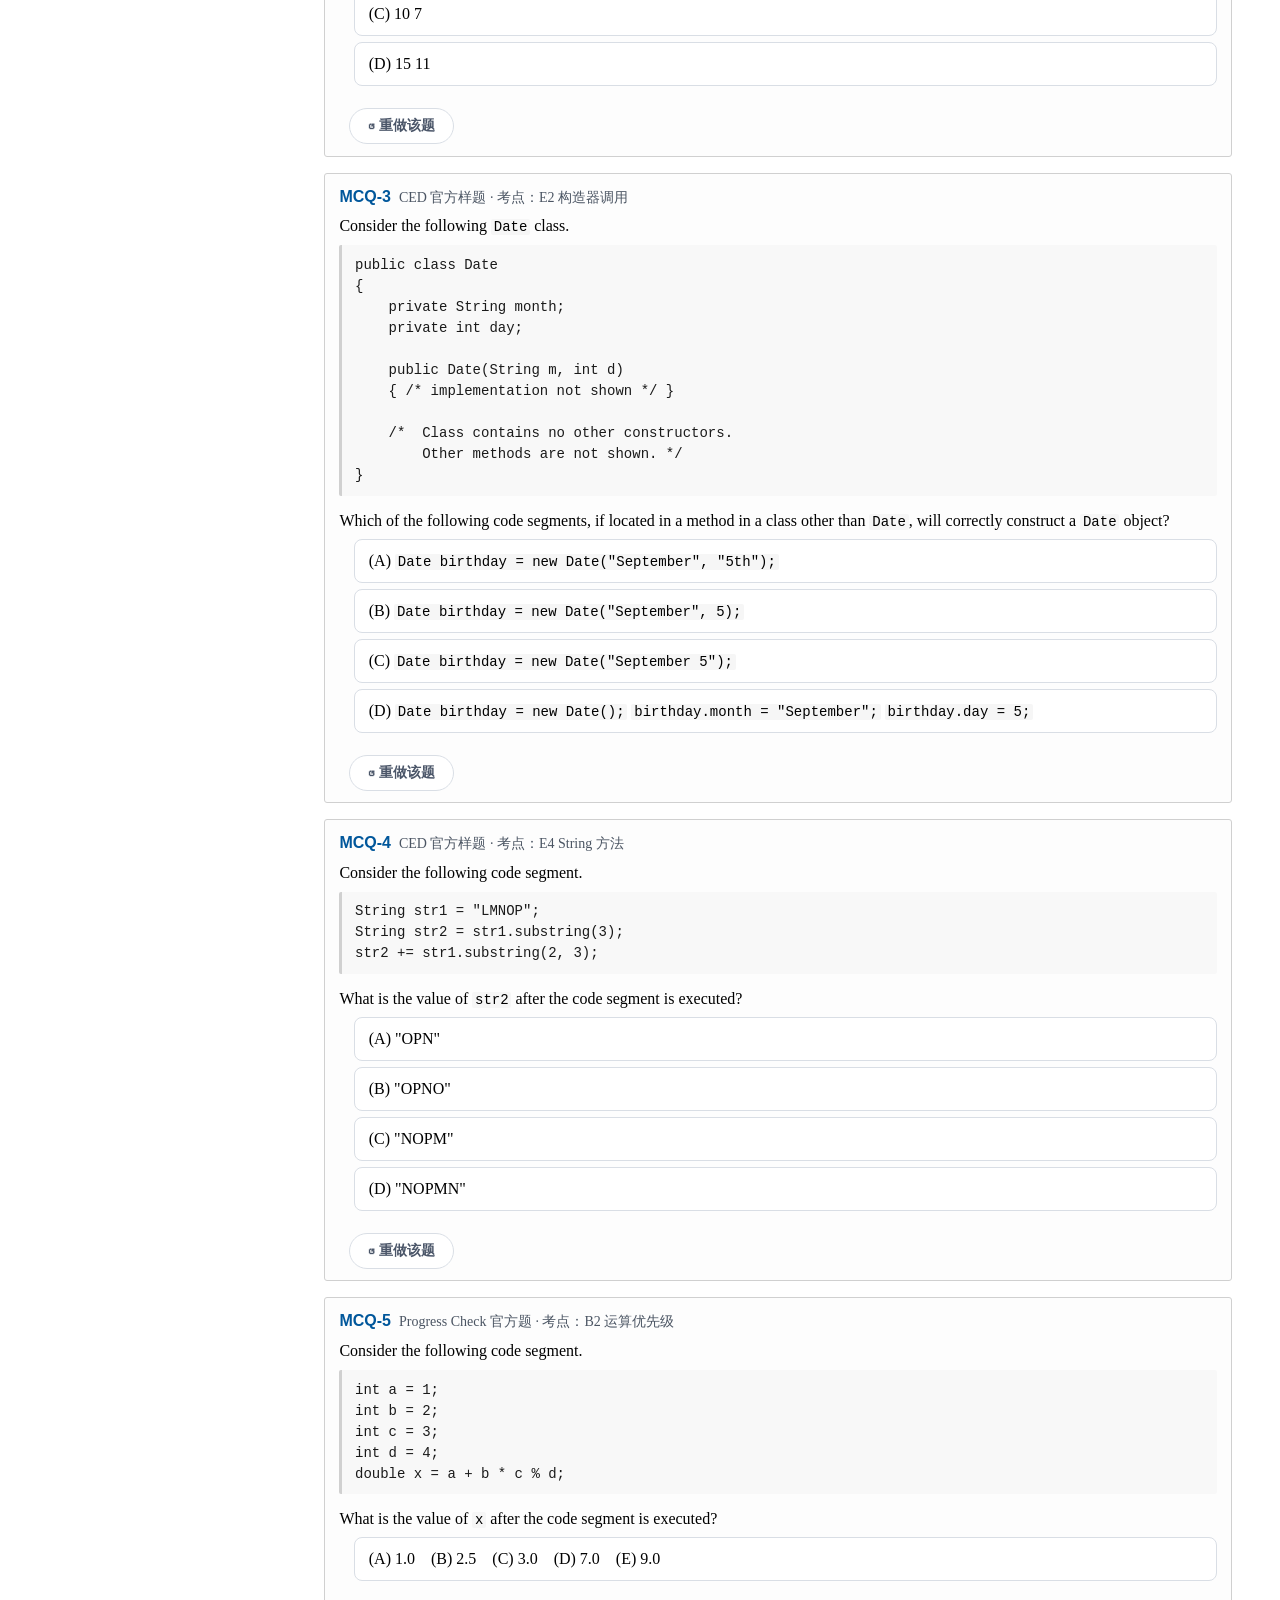
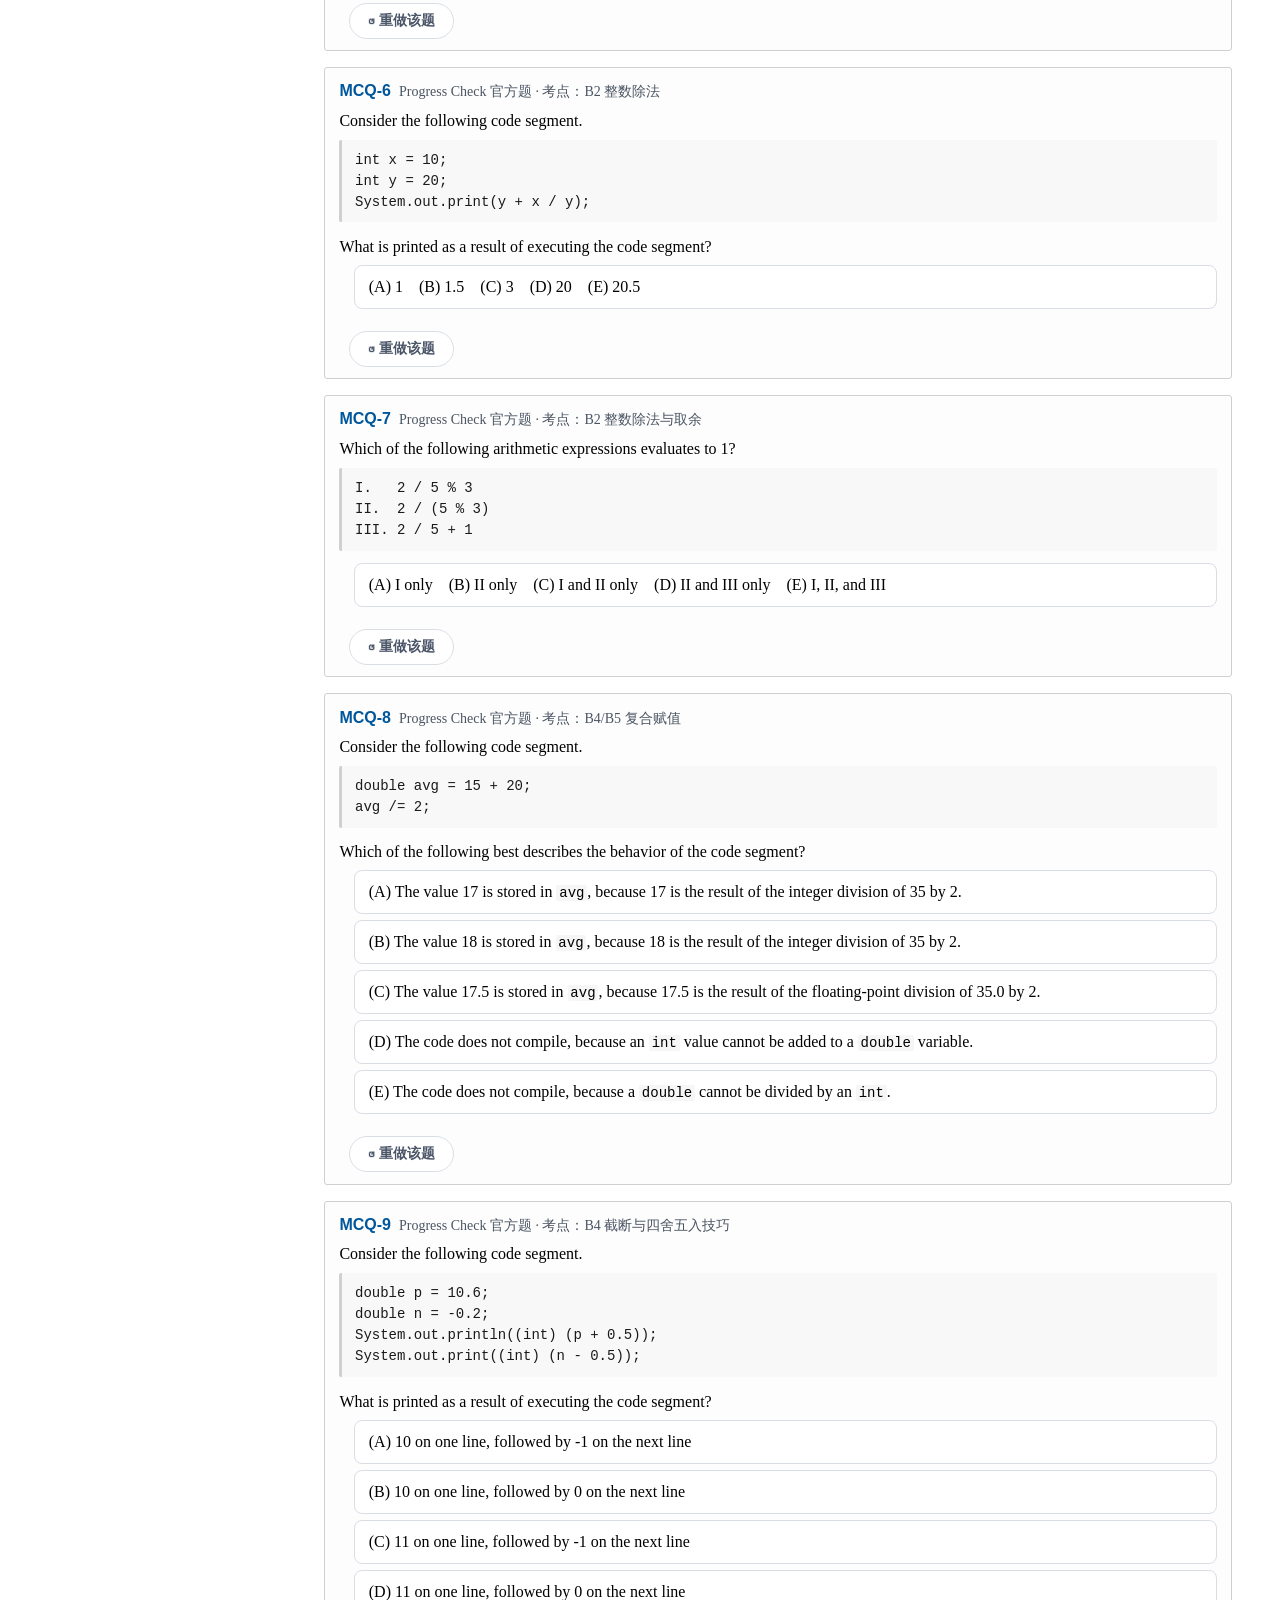
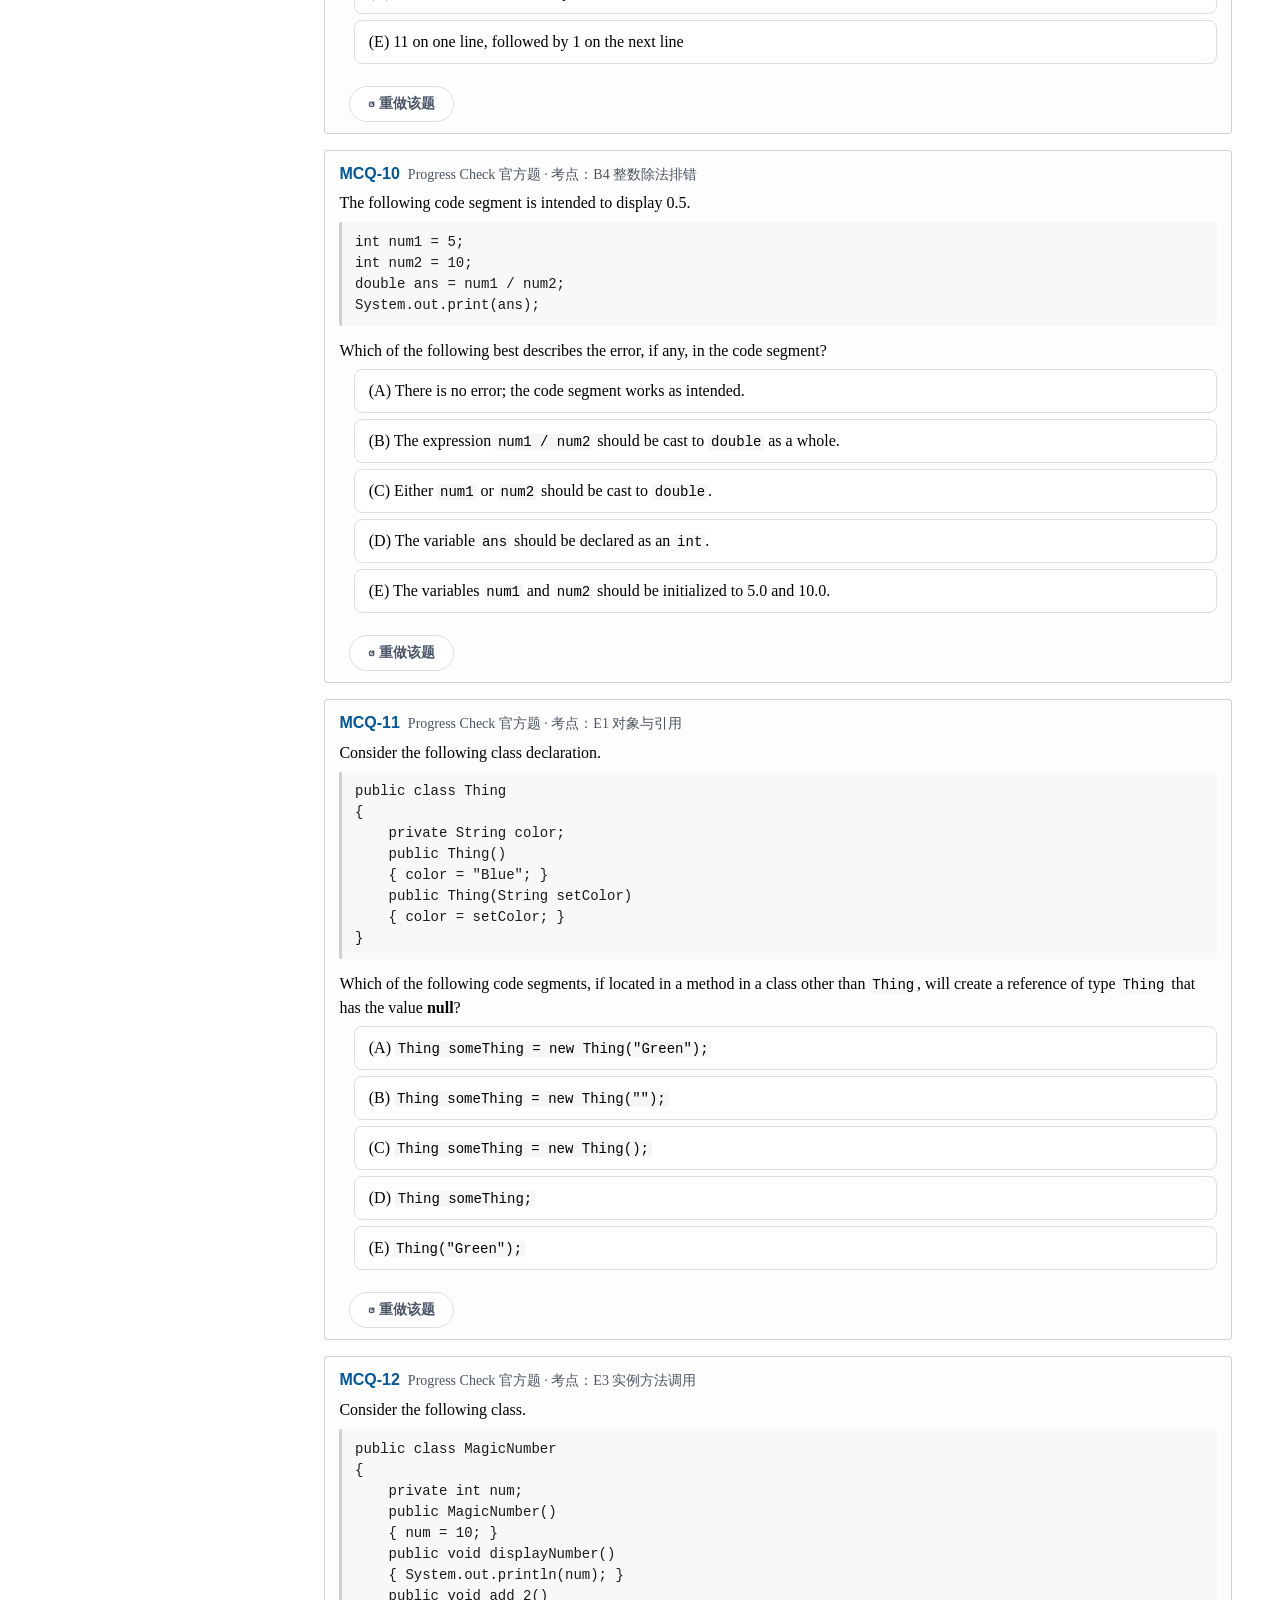
<file: unit1.html>
<!DOCTYPE html>
<html lang="zh-CN">
<head>
  <meta charset="UTF-8">
  <meta name="viewport" content="width=device-width, initial-scale=1.0">
  <meta name="docx-page-size" content="A4">
  <title>APCSA 国际考备考手册 · 第一章 Using Objects and Methods</title>
  <style>
  /* ============================================
   *  CSS @page 页面模型：封面无家具 / 正文页脚页码
   * ============================================ */
  @page {
    @bottom-center { content: counter(page); }
  }
  @page cover {
    @bottom-center { content: none; }
  }
  section[role="cover"] { page: cover; }

  /* ============================================
   *  :root 设计令牌映射
   * ============================================ */
  :root {
    /* Typography - 来自 design_tokens */
    --fs-title: var(--typography-fontSize-title, 18pt);
    --fs-h1: var(--typography-fontSize-h1, 15pt);
    --fs-h2: var(--typography-fontSize-h2, 14pt);
    --fs-h3: var(--typography-fontSize-h3, 12pt);
    --fs-body: var(--typography-fontSize-body, 12pt);
    --fs-abstract: var(--typography-fontSize-abstract, 11pt);
    --fs-small: var(--typography-fontSize-caption, 10.5pt);
    --fs-foot: var(--typography-fontSize-footnote, 9pt);
    --fs-code: var(--fs-small, 10.5pt);
    --ff-heading: var(--typography-fontFamily-heading, "黑体", SimHei, sans-serif);
    --ff-body: var(--typography-fontFamily-body, "宋体", SimSun, serif);
    --ff-code: var(--typography-fontFamily-code, "Courier New", Consolas, monospace);
    --lh-body: var(--typography-lineHeight-body, 1.5);
    --lh-heading: var(--typography-lineHeight-heading, 1.5);
    --fw-bold: var(--typography-fontWeight-heading, bold);
    --fw-normal: var(--typography-fontWeight-body, normal);
    /* Color - 来自 design_tokens + 扩展 */
    --color-text: var(--color-text, #000000);
    --color-heading: var(--color-heading, #000000);
    --color-link: var(--color-link, #0000EE);
    --color-bg: var(--color-background, #ffffff);
    --color-tbl-head-bg: var(--color-tableHeaderBg, #f0f0f0);
    --color-muted: #4b5563;
    --color-border: #d0d0d0;
    --color-rule: #cccccc;
    --color-code-inline-bg: #f6f6f6;
    --color-code-block-bg: #f8f8f8;
    --color-code-fg: #1a1a1a;
    --color-tbl-alt-bg: #fafafa;
    --color-info: #01579b;
    --color-info-bg: rgba(1, 87, 155, 0.05);
    --color-warn: #e65100;
    --color-warn-bg: rgba(230, 81, 0, 0.05);
    --color-danger: #c62828;
    --color-danger-bg: rgba(198, 40, 40, 0.05);
    --color-success: #2e7d32;
    --color-success-bg: rgba(46, 125, 50, 0.05);
    --color-card-bg: #fdfdfd;
    --color-analysis-bg: #f6f8fa;
    --color-highlight-bg: #fff8e6;
    /* Spacing - 来自 design_tokens + 扩展 */
    --spacing-paragraph: var(--spacing-paragraph, 0.5em);
    --spacing-section: var(--spacing-sectionGap, 1.5em);
    --spacing-block: 0.8em;
    --spacing-indent: var(--spacing-indent, 2em);
    --spacing-tiny: 0.2em;
    --spacing-xs: 0.3em;
    --spacing-s: 0.4em;
    --spacing-m: 0.5em;
    --spacing-l: 0.6em;
    --spacing-xl: 0.7em;
    --spacing-2xl: 0.9em;
    --spacing-3xl: 1.0em;
    --spacing-4xl: 1.2em;
    --spacing-5xl: 1.4em;
    --spacing-6xl: 1.6em;
    /* Layout */
    --margin-page: 2.5cm;
    --page-content-width: 16cm;
  }

  * { box-sizing: border-box; margin: 0; padding: 0; }
  html, body { background: var(--color-bg); }
  body {
    font-family: var(--ff-body);
    font-size: var(--fs-body);
    line-height: var(--lh-body);
    color: var(--color-text);
    background: var(--color-bg);
    max-width: var(--page-content-width);
    margin: 0 auto;
    padding: var(--spacing-m);
  }

  /* 标题：黑体加粗 */
  h1, h2, h3, h4 {
    font-family: var(--ff-heading);
    color: var(--color-heading);
    font-weight: var(--fw-bold);
    line-height: var(--lh-heading);
  }
  h1 { font-size: var(--fs-title); text-align: center; margin: var(--spacing-4xl) 0 var(--spacing-s) 0; }
  h2 {
    font-size: var(--fs-h1);
    margin-top: var(--spacing-5xl);
    margin-bottom: var(--spacing-l);
    padding-bottom: var(--spacing-tiny);
    border-bottom: 1px solid var(--color-border);
  }
  h3 { font-size: var(--fs-h2); margin-top: var(--spacing-3xl); margin-bottom: var(--spacing-s); }
  h4 { font-size: var(--fs-h3); margin-top: var(--spacing-xl); margin-bottom: var(--spacing-xs); }

  /* 段落：首行缩进 2em（学术论文规范） */
  p { margin-bottom: var(--spacing-paragraph); text-indent: var(--spacing-indent); }
  p.no-indent { text-indent: 0; }

  /* 内联强调 */
  strong { font-weight: var(--fw-bold); color: var(--color-text); }
  em { font-style: italic; }
  code {
    font-family: var(--ff-code);
    font-size: var(--fs-code);
    background: var(--color-code-inline-bg);
    padding: 0 var(--spacing-tiny);
    border-radius: 2px;
  }

  /* 列表 */
  ul, ol { margin: var(--spacing-xs) 0 var(--spacing-l) 0; padding-left: var(--spacing-2xl); }
  li { margin-bottom: var(--spacing-xs); }
  li p { text-indent: 0; margin-bottom: var(--spacing-tiny); }

  /* ============================================
   *  封面
   * ============================================ */
  section[role="cover"] { padding: var(--spacing-3xl) 0 var(--spacing-3xl) 0; }
  .cover-eyebrow { text-align: center; font-size: var(--fs-h3); color: var(--color-muted); margin-bottom: var(--spacing-l); }
  .cover-title {
    text-align: center;
    font-family: var(--ff-heading);
    font-size: var(--fs-title);
    font-weight: var(--fw-bold);
    margin: var(--spacing-s) 0 var(--spacing-tiny) 0;
    line-height: 1.4;
  }
  .cover-subtitle {
    text-align: center;
    font-family: var(--ff-heading);
    font-size: var(--fs-h1);
    font-weight: var(--fw-bold);
    margin: var(--spacing-tiny) 0 var(--spacing-4xl) 0;
    letter-spacing: 0.05em;
  }
  .cover-meta { text-align: center; margin: var(--spacing-5xl) auto 0 auto; }
  .cover-meta-info { border-collapse: collapse; margin: 0 auto; }
  .cover-meta-info td {
    padding: var(--spacing-xs) var(--spacing-2xl);
    font-size: var(--fs-body);
    border: none;
    vertical-align: top;
    text-align: left;
  }
  .cover-meta-info td:first-child { text-align: right; color: var(--color-muted); white-space: nowrap; }

  /* ============================================
   *  摘要（AP-01 必需）
   * ============================================ */
  .abstract {
    margin-bottom: var(--spacing-section);
    padding: var(--spacing-block);
    border-left: 3px solid var(--color-info);
  }
  .abstract-heading { font-weight: var(--fw-bold); margin-bottom: var(--spacing-m); text-indent: 0; font-family: var(--ff-heading); }
  .abstract-text { text-indent: var(--spacing-indent); margin-bottom: var(--spacing-m); }
  .keywords { margin-top: var(--spacing-m); text-indent: 0; }

  /* ============================================
   *  目录
   * ============================================ */
  nav.doc-toc { margin: var(--spacing-4xl) 0 var(--spacing-6xl) 0; }
  .toc-title {
    text-align: center;
    font-family: var(--ff-heading);
    font-size: var(--fs-h1);
    font-weight: var(--fw-bold);
    margin-bottom: var(--spacing-l);
    text-indent: 0;
  }
  ol.toc-list { list-style: none; padding-left: 0; }
  ol.toc-list li {
    padding: 0.18em 0;
    border-bottom: 1px dotted var(--color-border);
  }
  ol.toc-list li a { color: var(--color-text); text-decoration: none; display: block; }
  ol.toc-list li a:hover { color: var(--color-link); }
  ol.toc-list li .toc-sub { padding-left: var(--spacing-indent); font-size: var(--fs-small); }

  /* ============================================
   *  三线表
   * ============================================ */
  table.three-line-table {
    border-collapse: collapse;
    width: 100%;
    margin: var(--spacing-m) 0 var(--spacing-xl) 0;
  }
  table.three-line-table caption {
    font-size: var(--fs-small);
    margin-bottom: var(--spacing-xs);
    text-align: center;
    font-family: var(--ff-heading);
    color: var(--color-muted);
    caption-side: top;
  }
  table.three-line-table thead tr:first-child { border-top: 1.5pt solid var(--color-text); }
  table.three-line-table thead tr:last-child { border-bottom: 0.75pt solid var(--color-text); }
  table.three-line-table tbody tr:last-child { border-bottom: 1.5pt solid var(--color-text); }
  table.three-line-table td, table.three-line-table th {
    border-left: none;
    border-right: none;
    padding: var(--spacing-xs) var(--spacing-l);
    text-align: left;
    vertical-align: top;
  }
  table.three-line-table th {
    font-family: var(--ff-heading);
    font-weight: var(--fw-bold);
    background: var(--color-tbl-head-bg);
  }
  table.three-line-table tbody tr:nth-child(even) { background: var(--color-tbl-alt-bg); }

  /* ============================================
   *  代码块
   * ============================================ */
  pre.code-block {
    font-family: var(--ff-code);
    font-size: var(--fs-code);
    line-height: 1.5;
    background: var(--color-code-block-bg);
    border-left: 3px solid var(--color-border);
    padding: var(--spacing-xl) var(--spacing-2xl);
    margin: var(--spacing-m) 0 var(--spacing-2xl) 0;
    overflow-x: auto;
    white-space: pre;
    color: var(--color-code-fg);
    border-radius: 2px;
  }
  pre.code-block code { background: transparent; padding: 0; font-size: var(--fs-code); border-radius: 0; }

  /* ============================================
   *  Callout
   * ============================================ */
  .callout {
    padding: var(--spacing-xl) var(--spacing-2xl);
    margin: var(--spacing-xl) 0;
    border-left: 4px solid var(--color-info);
    background: var(--color-info-bg);
    border-radius: 2px;
  }
  .callout-warning { border-left-color: var(--color-warn); background: var(--color-warn-bg); }
  .callout-danger  { border-left-color: var(--color-danger); background: var(--color-danger-bg); }
  .callout-success { border-left-color: var(--color-success); background: var(--color-success-bg); }
  .callout-title {
    font-weight: var(--fw-bold);
    margin-bottom: var(--spacing-xs);
    font-family: var(--ff-heading);
    text-indent: 0;
  }
  .callout p { text-indent: 0; margin-bottom: var(--spacing-xs); }
  .callout p:last-child { margin-bottom: 0; }

  /* ============================================
   *  MCQ / FRQ 题块
   * ============================================ */
  .q-block {
    margin: var(--spacing-2xl) 0 var(--spacing-3xl) 0;
    padding: var(--spacing-xl) var(--spacing-2xl);
    border: 1px solid var(--color-border);
    border-radius: 3px;
    background: var(--color-card-bg);
  }
  .q-block .q-tag {
    display: inline-block;
    font-family: var(--ff-heading);
    font-weight: var(--fw-bold);
    font-size: var(--fs-h3);
    color: var(--color-info);
    margin-right: var(--spacing-m);
  }
  .q-block .q-meta { font-size: var(--fs-small); color: var(--color-muted); margin-bottom: var(--spacing-s); }
  .q-block .q-stem { margin: var(--spacing-s) 0 var(--spacing-m) 0; }
  .q-block .q-stem p { text-indent: 0; margin-bottom: var(--spacing-xs); }
  .q-block .q-options { margin: var(--spacing-xs) 0 var(--spacing-m) 0; }
  .q-block .q-options li { list-style: none; }
  .q-block .q-analysis {
    margin-top: var(--spacing-m);
    padding: var(--spacing-m) var(--spacing-xl);
    background: var(--color-analysis-bg);
    border-left: 3px solid var(--color-info);
    font-size: var(--fs-body);
    border-radius: 2px;
  }
  .q-block .q-analysis p { text-indent: 0; margin-bottom: var(--spacing-xs); }
  .q-block .q-answer { font-weight: var(--fw-bold); color: var(--color-danger); }

  .frq-block {
    margin: var(--spacing-3xl) 0 var(--spacing-4xl) 0;
    padding: var(--spacing-2xl) var(--spacing-3xl);
    border: 1px solid var(--color-border);
    border-radius: 3px;
    background: var(--color-card-bg);
    page-break-inside: avoid;
  }
  .frq-block .frq-header {
    font-family: var(--ff-heading);
    font-weight: var(--fw-bold);
    font-size: var(--fs-h2);
    color: var(--color-info);
    margin-bottom: var(--spacing-xs);
  }
  .frq-block .frq-meta { font-size: var(--fs-small); color: var(--color-muted); margin-bottom: var(--spacing-l); }
  .frq-block .frq-section-title {
    font-family: var(--ff-heading);
    font-weight: var(--fw-bold);
    margin: var(--spacing-xl) 0 var(--spacing-xs) 0;
  }
  .frq-block p { text-indent: 0; margin-bottom: var(--spacing-xs); }
  .frq-block .frq-stem p { text-indent: var(--spacing-indent); margin-bottom: var(--spacing-xs); }
  .frq-block .solution-block {
    background: var(--color-analysis-bg);
    border-left: 3px solid var(--color-info);
    padding: var(--spacing-l) var(--spacing-xl);
    margin: var(--spacing-m) 0;
    border-radius: 2px;
  }
  .frq-block .analysis-block {
    background: var(--color-highlight-bg);
    border-left: 3px solid var(--color-warn);
    padding: var(--spacing-l) var(--spacing-xl);
    margin: var(--spacing-m) 0;
    border-radius: 2px;
  }
  .frq-block .analysis-block p { text-indent: 0; margin-bottom: var(--spacing-xs); }

  /* 知识点标签 */
  .key-point { font-family: var(--ff-heading); font-weight: var(--fw-bold); color: var(--color-text); }

  /* ============================================
   *  参考文献（AP-02 必需）
   * ============================================ */
  .references {
    margin-top: var(--spacing-5xl);
    padding-top: var(--spacing-l);
    border-top: 1px solid var(--color-border);
  }
  .references ol { padding-left: var(--spacing-indent); }
  .references li { margin-bottom: var(--spacing-s); font-size: var(--fs-small); }
  .ref-type { color: var(--color-muted); }

  /* 打印 / 分页优化 */
  @media print {
    body { padding: 0; }
    h2 { page-break-after: avoid; }
    h3, h4 { page-break-after: avoid; }
    .q-block, .frq-block { page-break-inside: avoid; }
  }
  </style>
<style>
/* ===== 侧边导航栏（WorkBuddy 注入 v4） ===== */
@media (min-width: 1100px) {
  body {
    padding-left: 324px !important;
    padding-right: 48px !important;
    max-width: 1560px !important;
    margin: 0 auto !important;
  }
}
@media (max-width: 1099px) {
  body {
    padding-left: 26px !important;
    padding-right: 26px !important;
  }
}
#wb-sidebar {
  position: fixed; top: 0; left: 0; bottom: 0;
  width: 280px;
  background: #f7f8fa;
  border-right: 1px solid #e3e6ea;
  overflow-y: auto;
  z-index: 999;
  font-family: "Helvetica Neue", "PingFang SC", "Microsoft YaHei", Arial, sans-serif;
  transition: transform .25s ease;
}
#wb-sidebar .wb-brand {
  padding: 20px 18px 14px;
  border-bottom: 1px solid #e3e6ea;
  background: #fff;
  position: sticky; top: 0;
}
#wb-sidebar .wb-home {
  display: inline-block;
  font-size: 12px; color: #8b2332; text-decoration: none;
  margin-bottom: 6px;
}
#wb-sidebar .wb-home:hover { text-decoration: underline; }
#wb-sidebar .wb-chapter {
  font-size: 15px; font-weight: 700; color: #1a2533; line-height: 1.4;
}
#wb-sidebar .wb-list { padding: 10px 0 30px; }
#wb-sidebar a {
  display: block;
  text-decoration: none;
  color: #4a5568;
  font-size: 13px;
  line-height: 1.45;
  padding: 7px 18px 7px 26px;
  border-left: 3px solid transparent;
}
#wb-sidebar a.wb-h2 {
  font-weight: 600;
  color: #1a2533;
  position: relative;
  padding-right: 40px;
}
#wb-sidebar a:hover { background: #eceff3; color: #8b2332; }
#wb-sidebar a.wb-active {
  background: #eceff3;
  color: #8b2332;
  border-left-color: #8b2332;
  font-weight: 600;
}
/* ^ 折叠箭头（独立开关，不随标题跳转） */
#wb-sidebar .wb-caret {
  position: absolute; right: 8px; top: 0; bottom: 0;
  width: 28px;
  display: flex; align-items: center; justify-content: center;
  cursor: pointer;
}
#wb-sidebar .wb-caret::before {
  content: "";
  width: 8px; height: 8px;
  border-right: 2px solid #9aa4b0;
  border-bottom: 2px solid #9aa4b0;
  transform: rotate(45deg);          /* 收起：箭头向下 */
  transition: transform .2s;
}
#wb-sidebar .wb-group.open > a.wb-h2 .wb-caret::before {
  transform: rotate(-135deg);        /* 展开：箭头向上 ^ */
}
#wb-sidebar .wb-caret:hover::before { border-color: #8b2332; }
#wb-sidebar .wb-sub { display: none; }
#wb-sidebar .wb-group.open > .wb-sub { display: block; }
#wb-sidebar .wb-sub a { padding-left: 42px; font-size: 12.5px; color: #5a6472; }
#wb-sidebar::-webkit-scrollbar { width: 6px; }
#wb-sidebar::-webkit-scrollbar-thumb { background: #c9cfd6; border-radius: 3px; }
#wb-sidebar::-webkit-scrollbar-track { background: transparent; }
#wb-toggle {
  display: none;
  position: fixed; left: 14px; bottom: 18px;
  z-index: 1000;
  background: #8b2332; color: #fff;
  border: none; border-radius: 999px;
  padding: 10px 18px;
  font-size: 14px;
  font-family: "Helvetica Neue", "PingFang SC", "Microsoft YaHei", Arial, sans-serif;
  box-shadow: 0 4px 14px rgba(0,0,0,.25);
  cursor: pointer;
}
@media (max-width: 1099px) {
  #wb-sidebar { transform: translateX(-100%); box-shadow: 4px 0 24px rgba(0,0,0,.15); }
  #wb-sidebar.wb-show { transform: translateX(0); }
  #wb-toggle { display: block; }
}
section[id], h2[id], h3[id], div[id] { scroll-margin-top: 16px; }
</style>

<style id="wb-interactive-style">
/* ===== 交互练习（WorkBuddy 注入） ===== */
li.wb-opt {
  list-style: none;
  padding: 9px 14px;
  margin: 6px 0;
  border: 1px solid var(--line, #d9dee5);
  border-radius: 8px;
  background: var(--card, #fff);
  cursor: pointer;
  transition: background .12s ease, border-color .12s ease;
}
li.wb-opt:hover { border-color: var(--accent, #8b2332); background: var(--accent-soft, #f7eef0); }
button.wb-opt {
  font-family: "Helvetica Neue", Arial, sans-serif;
  font-size: 15px; font-weight: 700;
  min-width: 46px; height: 40px;
  border: 1px solid var(--line, #d9dee5);
  border-radius: 8px;
  background: var(--card, #fff);
  color: var(--ink, #1a2533);
  cursor: pointer;
  transition: background .12s ease, border-color .12s ease;
}
button.wb-opt:hover { border-color: var(--accent, #8b2332); background: var(--accent-soft, #f7eef0); }
.wb-opt.wb-correct { border-color: #2e7d32 !important; background: #e8f5e9 !important; }
.wb-opt.wb-wrong { border-color: #b3322e !important; background: #fdeceb !important; }
.wb-card { display: flex; align-items: center; gap: 10px; margin: 14px 0 2px; flex-wrap: wrap; }
.wb-card-label { font-size: 13.5px; color: var(--ink-soft, #4a5568); margin-right: 4px; }
.wb-feedback { display: none; margin: 10px 0 4px; font-size: 14px; font-weight: 700; }
.wb-ans-panel {
  display: none;
  margin: 14px 0;
  padding: 14px 18px;
  background: var(--accent-soft, #f7eef0);
  border-left: 4px solid var(--accent, #8b2332);
  border-radius: 0 8px 8px 0;
}
.wb-ans-panel.wb-show { display: block; }
.wb-frq-input { margin: 18px 0; }
.wb-hint { font-size: 13.5px; color: var(--ink-soft, #4a5568); margin: 0 0 8px 0 !important; }
.wb-frq-textarea {
  display: block;
  width: 100%; min-height: 150px; resize: vertical;
  font-family: Consolas, "Courier New", monospace;
  font-size: 13.5px; line-height: 1.55;
  padding: 12px 14px;
  border: 1px solid var(--line, #d9dee5);
  border-radius: 8px;
  background: var(--card, #fff);
  color: var(--ink, #1a2533);
  box-sizing: border-box;
}
.wb-frq-textarea:focus { outline: none; border-color: var(--accent, #8b2332); }
.wb-reveal-btn {
  display: inline-block; margin-top: 10px;
  font-family: "Helvetica Neue", Arial, sans-serif;
  font-size: 14px; font-weight: 700;
  padding: 9px 22px;
  border: none; border-radius: 999px;
  background: var(--accent, #8b2332);
  color: #fff; cursor: pointer;
}
.wb-reveal-btn:hover { opacity: .88; }
.wb-frq-answer-wrap { display: none; }
.wb-frq-answer-wrap.wb-show { display: block; }
/* 重做该题按钮 */
.wb-redo-btn {
  display: inline-block; margin-top: 10px; margin-left: 10px;
  font-family: "Helvetica Neue", Arial, sans-serif;
  font-size: 13.5px; font-weight: 700;
  padding: 8px 18px;
  border: 1px solid var(--line, #d9dee5);
  border-radius: 999px;
  background: var(--card, #fff);
  color: var(--ink-soft, #4a5568);
  cursor: pointer;
  transition: border-color .12s ease, color .12s ease, background .12s ease;
}
.wb-redo-btn:hover { border-color: var(--accent, #8b2332); color: var(--accent, #8b2332); background: var(--accent-soft, #f7eef0); }
.wb-redo-row { margin: 12px 0 0; }
@media print {
  .wb-frq-input, .wb-feedback, .wb-redo-btn, .wb-redo-row { display: none !important; }
  .wb-ans-panel, .wb-frq-answer-wrap { display: block !important; }
}
</style>

</head>
<body>
<nav id="wb-sidebar">
  <div class="wb-brand">
    <a class="wb-home" href="index.html">&#8592; 返回手册首页</a>
    <div class="wb-chapter">APCSA 备考手册<br>第一章 · Using Objects and Methods</div>
  </div>
<div class="wb-list">
<div class="wb-group">
<a class="wb-h2" data-target="section-1" href="#section-1">一、本章定位与考情速览<span class="wb-caret"></span></a>
<div class="wb-sub">
<a data-target="section-1-1" href="#section-1-1">1.1 新大纲四大单元与考试权重</a>
<a data-target="section-1-2" href="#section-1-2">1.2 考试结构</a>
<a data-target="section-1-3" href="#section-1-3">1.3 本章与 FRQ 的关联（备考重点提示）</a>
</div></div>
<div class="wb-group">
<a class="wb-h2" data-target="section-2" href="#section-2">二、知识点与考点梳理（Topic 1.1–1.15）<span class="wb-caret"></span></a>
<div class="wb-sub">
<a data-target="section-2-a" href="#section-2-a">板块 A：Java 程序基础（Topic 1.1–1.2）</a>
<a data-target="section-2-b" href="#section-2-b">板块 B：表达式与运算（Topic 1.3–1.6）</a>
<a data-target="section-2-c" href="#section-2-c">板块 C：方法（Topic 1.7–1.10）</a>
<a data-target="section-2-d" href="#section-2-d">板块 D：Math 类（Topic 1.11）</a>
<a data-target="section-2-e" href="#section-2-e">板块 E：对象与 String（Topic 1.12–1.15）</a>
</div></div>
<div class="wb-group"><a class="wb-h2" data-target="section-3" href="#section-3">三、重难点与易错点精讲</a></div>
<div class="wb-group">
<a class="wb-h2" data-target="section-4" href="#section-4">四、考纲对应的国际考真题与解析<span class="wb-caret"></span></a>
<div class="wb-sub">
<a data-target="section-4-1" href="#section-4-1">4.1 MCQ 真题精选与解析</a>
<a data-target="section-4-2" href="#section-4-2">4.2 FRQ 真题精选与解析</a>
</div></div>
<div class="wb-group">
<a class="wb-h2" data-target="section-5" href="#section-5">五、备考策略与复习清单<span class="wb-caret"></span></a>
<div class="wb-sub">
<a data-target="section-5-1" href="#section-5-1">5.1 复习优先级（按投入产出比排序）</a>
<a data-target="section-5-2" href="#section-5-2">5.2 考前自查清单</a>
<a data-target="section-5-3" href="#section-5-3">5.3 教师使用建议</a>
</div></div>
</div>
</nav>
<button id="wb-toggle">&#9776; 目录</button>





<!-- ============================================
     封面页
     ============================================ -->
<section role="cover">
  <p class="cover-eyebrow" style="text-align: center;">AP Computer Science A · 国际考备考手册</p>
  <h1 class="cover-title" style="text-align: center;">APCSA 国际考备考手册</h1>
  <p class="cover-subtitle" style="text-align: center;">第一章　Using Objects and Methods</p>

  <div class="cover-meta" style="text-align: center;">
    <table class="cover-meta-info">
      <thead>
        <tr><th>项</th><th>内容</th></tr>
      </thead>
      <tbody>
        <tr><td>适用考试</td><td>AP Computer Science A 国际考（2025 秋新纲 · 2026 及以后）</td></tr>
        <tr><td>课程章节</td><td>第一章 Using Objects and Methods（对应官方大纲 Unit 1）</td></tr>
        <tr><td>考纲来源</td><td>College Board《AP Computer Science A Course and Exam Description, Effective Fall 2025》</td></tr>
        <tr><td>真题来源</td><td>2021–2025 年近五年 APCSA 国际考 FRQ 真题、2025 新版 CED 官方样题、AP Classroom 官方 Progress Check 试题</td></tr>
      </tbody>
    </table>
  </div>
</section>

<!-- ============================================
     正文页
     ============================================ -->
<section role="body" data-page-restart="1">

  <!-- 摘要（AP-01） -->
  <section class="abstract" aria-label="摘要">
    <p class="abstract-heading">摘　要</p>
    <p class="abstract-text">本手册为 AP Computer Science A（APCSA）国际考备考系列的第一章，主题为 Using Objects and Methods，对应 College Board 2025 秋新版考纲 Unit 1（适用于 2026 年及以后考试）。手册按"考情速览—知识点梳理—易错点精讲—真题与解析—备考策略"五个部分组织：第一章系统梳理 15 个 Topic（Topic 1.1–1.15），覆盖 Java 程序基础、表达式与运算、方法、Math 类、对象与 String 五大板块，按 Learning Objective（LO）编号对照官方大纲；按失分频率排序 12 个高频易错点，给出正误对照与判断步骤；精选 15 道 MCQ（含 2025 新版 CED 官方样题与 AP Classroom 官方 Progress Check 试题）与 5 道 2021–2025 年国际考 FRQ 完整真题（每题含完整题面、官方参考解答与评分要点），覆盖考试结构 42 题 MCQ / 55% 与 4 题 FRQ / 45% 的最新分布。手册可作为学案随堂使用、考前冲刺复习与 AP Classroom 单元终结性测评的错题回炉对照资料。</p>
    <p class="keywords"><strong>关键词：</strong>AP Computer Science A；2025 新版考纲；Java 基础；String 方法；Math.random；FRQ 真题解析；国际考备考</p>
  </section>

  <!-- 目录 -->
  <nav class="doc-toc" aria-label="目录">
    <p class="toc-title" style="text-align: center;">目　录</p>
    <ol class="toc-list">
      <li><a href="#section-1">一、本章定位与考情速览</a></li>
      <li class="toc-sub"><a href="#section-1-1">1.1 新大纲四大单元与考试权重</a></li>
      <li class="toc-sub"><a href="#section-1-2">1.2 考试结构</a></li>
      <li class="toc-sub"><a href="#section-1-3">1.3 本章与 FRQ 的关联（备考重点提示）</a></li>
      <li><a href="#section-2">二、知识点与考点梳理（Topic 1.1–1.15）</a></li>
      <li class="toc-sub"><a href="#section-2-a">板块 A：Java 程序基础（Topic 1.1–1.2）</a></li>
      <li class="toc-sub"><a href="#section-2-b">板块 B：表达式与运算（Topic 1.3–1.6）</a></li>
      <li class="toc-sub"><a href="#section-2-c">板块 C：方法（Topic 1.7–1.10）</a></li>
      <li class="toc-sub"><a href="#section-2-d">板块 D：Math 类（Topic 1.11）</a></li>
      <li class="toc-sub"><a href="#section-2-e">板块 E：对象与 String（Topic 1.12–1.15）</a></li>
      <li><a href="#section-3">三、重难点与易错点精讲</a></li>
      <li><a href="#section-4">四、考纲对应的国际考真题与解析</a></li>
      <li class="toc-sub"><a href="#section-4-1">4.1 MCQ 真题精选与解析</a></li>
      <li class="toc-sub"><a href="#section-4-2">4.2 FRQ 真题精选与解析</a></li>
      <li><a href="#section-5">五、备考策略与复习清单</a></li>
      <li class="toc-sub"><a href="#section-5-1">5.1 复习优先级（按投入产出比排序）</a></li>
      <li class="toc-sub"><a href="#section-5-2">5.2 考前自查清单</a></li>
      <li class="toc-sub"><a href="#section-5-3">5.3 教师使用建议</a></li>
    </ol>
  </nav>

  <!-- ============================================
       一、本章定位与考情速览
       ============================================ -->
  <h2 id="section-1">一、本章定位与考情速览</h2>
  <p>本章是 APCSA 课程的开篇章节，对应官方大纲 Unit 1：Using Objects and Methods。内容覆盖 Java 程序的基本语法元素、表达式求值、方法的定义与调用、Math 类常用方法以及 String 类的核心 API。本章虽不涉及复杂的控制流与数据集合，但所学的"对象-方法-调用"思维模型贯穿全场考试，是后续 Unit 2（Selection and Iteration）、Unit 3（Class Creation）与 Unit 4（Data Collections）的基础。</p>

  <h3 id="section-1-1">1.1 新大纲四大单元与考试权重</h3>
  <p>2025 年秋起，APCSA 课程框架由旧的 10 个单元重组为 4 个单元，与本课程四个章节一一对应。选择题（MCQ）部分各单元权重如下：</p>

  <table class="three-line-table">
    <thead>
      <tr><th>单元（本课程章节）</th><th>MCQ 权重</th><th>建议课时</th></tr>
    </thead>
    <tbody>
      <tr><td>Unit 1：Using Objects and Methods（第一章）</td><td>15–25%</td><td>约 32–34 课时</td></tr>
      <tr><td>Unit 2：Selection and Iteration（第二章）</td><td>25–35%</td><td>约 29–31 课时</td></tr>
      <tr><td>Unit 3：Class Creation（第三章）</td><td>10–18%</td><td>约 20–22 课时</td></tr>
      <tr><td>Unit 4：Data Collections（第四章）</td><td>30–40%</td><td>约 50–52 课时</td></tr>
    </tbody>
  </table>

  <h3 id="section-1-2">1.2 考试结构</h3>
  <p>考试整体由 Section I（MCQ）与 Section II（FRQ）两部分组成，时长各 90 分钟，分值占比与题量如下表所示。</p>

  <table class="three-line-table">
    <thead>
      <tr><th>部分</th><th>题量与时长</th><th>占比</th></tr>
    </thead>
    <tbody>
      <tr><td>Section I：选择题（MCQ，含独立题与成组题）</td><td>42 题 / 90 分钟</td><td>55%</td></tr>
      <tr><td>Section II：自由作答题（FRQ）</td><td>4 题 / 90 分钟</td><td>45%</td></tr>
    </tbody>
  </table>

  <h3 id="section-1-3">1.3 本章与 FRQ 的关联（备考重点提示）</h3>
  <p>根据新版考纲，FRQ 第 1 题（Methods and Control Structures）分为两部分：</p>
  <ul>
    <li>Part A（4 分）：要求编写含条件或循环的方法，并调用题目所给类的方法；</li>
    <li><strong>Part B（3 分）：明确要求调用 String 类的方法</strong>。</li>
  </ul>
  <p>也就是说，第一章的 String 方法（<code>length</code>、<code>substring</code>、<code>indexOf</code> 等）是 FRQ 的<strong>高频考点</strong>，必须达到"闭卷熟练"的程度。2021 年国际考 FRQ1（WordMatch）的 <code>scoreGuess</code> / <code>findBetterGuess</code> 就是综合运用 String 方法的典型（见本手册第四节 FRQ-5）。</p>

  <div class="callout callout-warning">
    <p class="callout-title">格式说明</p>
    <p>2021–2025 年国际考采用旧版 9 分制 FRQ1（part (a) + part (b) 合计 9 分）；2026 年起改为新版 7 分制（Part A 4 分 + Part B 3 分）。以下真题按年份倒序排列，每题均给出完整题面、官方参考解答与评分要点。</p>
  </div>

  <p>此外，MCQ 中所有单元的题目都会大量阅读代码，第一章培养的<strong>代码追踪（tracing）能力</strong>是全场考试的基础。</p>

  <!-- ============================================
       二、知识点与考点梳理
       ============================================ -->
  <h2 id="section-2">二、知识点与考点梳理（Topic 1.1–1.15）</h2>
  <p>本章共 15 个 Topic，按知识结构分为五大板块。每个知识点均标注考纲 Learning Objective（LO）编号，便于对照官方大纲复习。LO 编号格式为"单元号.Topic号.知识点小标号"，例如 LO 1.1.A 表示 Unit 1、Topic 1.1 的第 A 小点。</p>

  <!-- 板块 A -->
  <h3 id="section-2-a">板块 A：Java 程序基础（Topic 1.1–1.2）</h3>
  <p>本板块聚焦程序设计的最基础概念：算法的描述方式、编译与执行流程、三类常见错误的区分，以及变量与三种基本数据类型的声明与使用。Topic 1.1–1.2 是整门课程的认知起点，MCQ 每年固定考查 1–2 道"哪种错误类型""哪种类型声明"的概念辨析题。</p>

  <h4>A1. 算法、编程与编译器（Topic 1.1，LO 1.1.A–1.1.C）</h4>
  <p class="key-point">核心概念：</p>
  <ul>
    <li><strong>算法（algorithm）</strong>：完成任务或解决问题的逐步过程，可以用自然语言或图示表示（LO 1.1.A）。</li>
    <li><strong>顺序执行（sequencing）</strong>：过程中的步骤按顺序、一次一步地完成。</li>
    <li><strong>编译与执行</strong>：代码可在任何文本编辑器中编写；IDE 集成了编写、编译、运行工具。编译器会检查<strong>部分</strong>错误，编译器能发现的错误必须修复后程序才能运行（LO 1.1.B）。</li>
    <li><strong>三类错误 + 异常</strong>（LO 1.1.C，概念题高频考点）：</li>
  </ul>

  <table class="three-line-table">
    <thead>
      <tr><th>错误类型</th><th>英文</th><th>发现时机</th><th>特征</th></tr>
    </thead>
    <tbody>
      <tr><td>语法错误</td><td>syntax error</td><td>编译期</td><td>违反语言规则，编译器报错</td></tr>
      <tr><td>逻辑错误</td><td>logic error</td><td>测试期</td><td>程序能运行但结果不符合预期</td></tr>
      <tr><td>运行时错误</td><td>run-time error</td><td>运行期</td><td>通常导致程序异常终止</td></tr>
      <tr><td>异常</td><td>exception</td><td>运行期</td><td>一类运行时错误，中断程序正常执行流程</td></tr>
    </tbody>
  </table>

  <p><strong>记忆口诀</strong>：编译器抓语法，测试抓逻辑，运行抓异常。判断"哪种错误"是 MCQ 常见的概念题。</p>

  <h4>A2. 变量与数据类型（Topic 1.2，LO 1.2.A–1.2.B）</h4>
  <p class="key-point">核心概念：</p>
  <ul>
    <li><strong>数据类型（data type）</strong> = 一组值 + 这组值上的操作。类型分为<strong>基本类型（primitive）</strong>和<strong>引用类型（reference）</strong>两大类（LO 1.2.A）。</li>
    <li>本课程只考三种基本类型（LO 1.2.B.1）：<code>int</code>（整数）、<code>double</code>（实数）、<code>boolean</code>（true/false）。</li>
    <li><strong>考纲排除项</strong>：<code>long</code>、<code>short</code>、<code>byte</code>、<code>float</code>、<code>char</code> 不在考试范围内。</li>
    <li>变量是存储位置，有名字和类型；基本类型变量直接存值。</li>
  </ul>

<pre class="code-block"><code>int age = 16;          // 整数
double gpa = 3.85;     // 实数
boolean isPass = true; // 布尔值</code></pre>

  <p><strong>选择题考法</strong>：给一个场景（如"存储精确到 0.1 度的体温"），选出正确的类型声明——精确到小数必须用 <code>double</code>，用 <code>int</code> 会丢失精度。</p>

  <!-- 板块 B -->
  <h3 id="section-2-b">板块 B：表达式与运算（Topic 1.3–1.6）</h3>
  <p>本板块是 MCQ 中输出值类题目的"重灾区"，每年固定考查 3–4 道。重点是理解 Java 的混合运算规则（两个 int 运算仍为 int）、整数除法的截断、复合赋值运算符与自增运算符的语义，以及强制类型转换的"截断而非四舍五入"特性。整除、cast 位置、运算优先级三者的组合是常见陷阱。</p>

  <h4>B1. 输出与字符串字面量（Topic 1.3，LO 1.3.A–1.3.B）</h4>
  <ul>
    <li><code>System.out.print</code> 输出后不换行；<code>System.out.println</code> 输出后换行（LO 1.3.A.1）。</li>
    <li><strong>字面量（literal）</strong>：代码中固定值的表示。字符串字面量必须用双引号括起；未加引号的 <code>hello</code> 是变量名而非字符串，会引发编译错误。</li>
    <li><strong>转义序列</strong>：<code>\"</code>（双引号）、<code>\\</code>（反斜杠）、<code>\n</code>（换行）——考试要求掌握这三种（LO 1.3.B.3）。</li>
  </ul>

<pre class="code-block"><code>System.out.print("cat ");
System.out.println("dog ");
System.out.println("horse ");
System.out.print("cow ");
// 输出：
// cat dog
// horse
// cow</code></pre>

  <h4>B2. 算术表达式（Topic 1.3，LO 1.3.C）</h4>
  <ul>
    <li>运算符：<code>+</code>、<code>-</code>、<code>*</code>、<code>/</code>、<code>%</code>（LO 1.3.C.2）。</li>
    <li><strong>混合运算规则（本章第一高频考点）</strong>：
      <ul>
        <li>两个 <code>int</code> 运算 → 结果仍是 <code>int</code>；</li>
        <li>至少一个 <code>double</code> 参与运算 → 结果为 <code>double</code>。</li>
      </ul>
    </li>
    <li><strong>整数除法</strong>：两个 int 相除只保留商的整数部分，如 <code>5 / 2</code> 得 <code>2</code>，不是 <code>2.5</code>（LO 1.3.C.3）。</li>
    <li><strong>取余 <code>%</code></strong>：<code>a % b</code> 是 a 除以 b 的余数。考纲只需掌握 a ≥ 0、b &gt; 0 的情况（LO 1.3.C.4）。</li>
    <li><strong>运算优先级</strong>（LO 1.3.C.5）：<code>*</code>、<code>/</code>、<code>%</code> 高于 <code>+</code>、<code>-</code>；同级从左到右；括号可改变优先级。</li>
    <li><strong>整数除以 0</strong> → <code>ArithmeticException</code>（LO 1.3.C.6）。double 参与的除零不在考试范围内。</li>
  </ul>

<pre class="code-block"><code>System.out.println(7 / 2);        // 3   （int / int = int，截断）
System.out.println(7.0 / 2);      // 3.5 （有 double 参与）
System.out.println(7 % 3);        // 1
System.out.println(1 + 2 * 3 % 4); // 3  （先 2*3=6，再 6%4=2，再 1+2）</code></pre>

  <h4>B3. 赋值语句与输入（Topic 1.4，LO 1.4.A–1.4.B）</h4>
  <p>本节重点是赋值与输入的边界：变量必须先声明再赋值；引用类型可赋值为 <code>null</code>；<code>Scanner</code> 是获取输入的一种方式，但"具体怎么读"不考。</p>
  <ul>
    <li>变量必须<strong>先赋值才能使用</strong>；引用类型可赋值为对象或 <code>null</code>（LO 1.4.A.1）。</li>
    <li><code>=</code> 是赋值：把右边表达式的值存入左边变量；右边先求值（LO 1.4.A.2）。</li>
    <li>表达式求值产生<strong>单一值</strong>，且该值有类型（LO 1.4.A.3）。</li>
    <li><code>Scanner</code> 类是获取键盘文本输入的一种方式；<strong>具体的输入方式不在考试范围内</strong>（LO 1.4.B）。</li>
    <li><strong>考纲排除项</strong>：<code>a = b = 4;</code> 这类"表达式内赋值"不考。</li>
  </ul>

  <h4>B4. 强制类型转换与数值范围（Topic 1.5，LO 1.5.A–1.5.C）</h4>
  <p>本节是 MCQ 中输出值类题目的另一高频来源。核心是 cast 的"截断"语义以及"四舍五入"必须靠手动加 0.5 实现的考点。</p>
  <ul>
    <li><code>(int)</code> 和 <code>(double)</code> 转换符可实现类型转换（LO 1.5.A.1）。</li>
    <li><strong><code>double</code> 强转 <code>int</code> 是截断（truncate），不是四舍五入</strong>：直接丢掉小数点右侧数字（LO 1.5.A.2）。</li>
    <li><code>int</code> 会<strong>自动拓宽（widening）</strong>为 <code>double</code>（LO 1.5.A.3），如 <code>double x = 3;</code> 合法。</li>
    <li><strong>四舍五入技巧（考纲明确要求）</strong>（LO 1.5.A.4）：
      <ul>
        <li>非负数：<code>(int)(x + 0.5)</code></li>
        <li>负数：<code>(int)(x - 0.5)</code></li>
      </ul>
    </li>
    <li><code>int</code> 用 4 字节存储，范围是 <code>Integer.MIN_VALUE</code>（约 -21.47 亿）到 <code>Integer.MAX_VALUE</code>（约 21.47 亿）；超出范围发生<strong>整数溢出（overflow）</strong>，结果仍在 int 范围内但不是期望值（LO 1.5.B）。</li>
    <li><code>double</code> 精度有限，超出会<strong>舍入误差（round-off error）</strong>，例如 <code>0.1 + 0.2</code> 不精确等于 <code>0.3</code>；避免误差的方法是使用 <code>int</code>（LO 1.5.C）。</li>
  </ul>

<pre class="code-block"><code>System.out.println((int) 3.99);   // 3   （截断，不是 4）
System.out.println((int) -3.99);  // -3  （向零截断）
System.out.println((int) (3.99 + 0.5)); // 4 （四舍五入技巧）

int big = Integer.MAX_VALUE;
System.out.println(big + 1);      // -2147483648 （溢出环绕）</code></pre>

  <h4>B5. 复合赋值运算符（Topic 1.6，LO 1.6.A）</h4>
  <ul>
    <li><code>+=</code>、<code>-=</code>、<code>*=</code>、<code>/=</code>、<code>%=</code>：左值与右值做相应运算后赋回左值。</li>
    <li><code>x++</code>、<code>x--</code>（<strong>后缀形式</strong>）：加 1 或减 1 后赋回。</li>
    <li><strong>考纲排除项</strong>：前缀 <code>++x</code> 不考；<code>arr[x++]</code> 这类"在表达式内使用自增"不考。</li>
  </ul>

<pre class="code-block"><code>int num = 5;
num *= 2;   // num = 10
num %= 6;   // num = 4
num++;      // num = 5</code></pre>

  <!-- 板块 C -->
  <h3 id="section-2-c">板块 C：方法（Topic 1.7–1.10）</h3>
  <p>本板块是后续 FRQ 的"骨架"：写方法 = 读懂方法签名、确定参数列表、决定返回类型与 void 选择。MCQ 每年固定考查 1–2 道关于"哪个调用合法""void 与非 void 方法使用区别"的概念辨析题。</p>

  <h4>C1. API 与库（Topic 1.7，LO 1.7.A）</h4>
  <p>本节是概念性的：理解 API 文档的作用、库（library）按包（package）组织，以及"属性 = 变量、行为 = 方法"在 FRQ 注释中反复出现的考点。</p>
  <ul>
    <li>库（library）是类的集合；API 文档告诉程序员如何使用这些类。类库按<strong>包（package）</strong>组织。</li>
    <li><strong>属性（attributes）</strong>用变量存储数据；<strong>行为（behaviors）</strong>由方法定义（LO 1.7.A.2）——"属性 = 变量、行为 = 方法"是概念题考点。</li>
  </ul>

  <h4>C2. 注释与文档（Topic 1.8，LO 1.8.A）</h4>
  <p>本节聚焦 Javadoc 中的前置/后置条件（precondition / postcondition）。FRQ 题干几乎必含 precondition 行，必须能正确读懂。</p>
  <ul>
    <li>三种注释：<code>//</code> 单行、<code>/* */</code> 多行块、<code>/** */</code> Javadoc（生成 API 文档）。注释被编译器忽略。</li>
    <li><strong>前置条件（precondition）</strong>：方法执行前必须为真的条件，方法<strong>不负责检查</strong>前置条件是否满足。</li>
    <li><strong>后置条件（postcondition）</strong>：方法执行后必然为真的条件（返回值/对象状态）。</li>
    <li>前置/后置条件的识别在 FRQ 题干中反复出现，务必能读懂注释。</li>
  </ul>

  <h4>C3. 方法签名（Topic 1.9，LO 1.9.A–1.9.B）</h4>
  <p>本节是 FRQ 写代码的入门：方法签名 = 方法名 + 有序参数类型列表；理解 void 与非 void 方法的使用差异；掌握方法重载。</p>
  <ul>
    <li><strong>方法签名 = 方法名 + 有序参数类型列表</strong>，如 <code>sqrt(double)</code>。无参方法签名含空参数列表。</li>
    <li><strong>参数（parameter）</strong>是方法头中声明的变量；<strong>实参（argument）</strong>是调用时传入的值，个数与类型必须与签名兼容，按<strong>值传递（call by value）</strong>传入副本。</li>
    <li><strong>void 方法</strong>没有返回值，<strong>不能出现在表达式里</strong>，只能单独调用；<strong>非 void 方法</strong>返回一个值，必须存入变量或用于表达式中（LO 1.9.B.1–1.9.B.2）。</li>
    <li><strong>重载（overloading）</strong>：同名但签名不同的多个方法（LO 1.9.B.4）。</li>
    <li>方法调用会中断顺序执行流程：先执行完方法体（或遇到 <code>return</code>），再回到调用点的下一条语句（LO 1.9.B.5）。</li>
    <li><strong>过程抽象（procedural abstraction）</strong>：知道方法做什么即可使用，无需知道如何实现（LO 1.9.A.1）。</li>
  </ul>

  <h4>C4. 调用类方法（Topic 1.10，LO 1.10.A）</h4>
  <p>本节是 Math 类与 String 类的"调用语法"基础：static 方法用类名调用，与对象无关。</p>
  <ul>
    <li><strong>类方法（static 方法）</strong>属于类本身而非对象，方法头含 <code>static</code> 关键字。</li>
    <li>调用格式：<code>类名.方法名(实参)</code>，如 <code>Math.sqrt(2.0)</code>。在定义类内部调用时类名可省略。</li>
  </ul>

  <!-- 板块 D -->
  <h3 id="section-2-d">板块 D：Math 类（Topic 1.11）</h3>
  <p>本板块是 MCQ 与 FRQ 双线考查的核心。其中 <code>Math.random()</code> 区间公式是本章第二高频考点，2024 年 FRQ1（Feeder）即直接考查 [10, 50] 区间的随机数生成。</p>

  <h4>D1. Math 类方法（LO 1.11.A）</h4>
  <p><code>Math</code> 类位于 <code>java.lang</code> 包，默认可用，只含类方法（static）。以下五个方法在考试时提供 Java Quick Reference，但必须会用：</p>

  <table class="three-line-table">
    <thead>
      <tr><th>方法</th><th>功能</th><th>示例</th></tr>
    </thead>
    <tbody>
      <tr><td><code>static int abs(int x)</code></td><td>int 绝对值</td><td><code>Math.abs(-5)</code> → <code>5</code></td></tr>
      <tr><td><code>static double abs(double x)</code></td><td>double 绝对值</td><td><code>Math.abs(-2.5)</code> → <code>2.5</code></td></tr>
      <tr><td><code>static double pow(double b, double e)</code></td><td>b 的 e 次方</td><td><code>Math.pow(2, 10)</code> → <code>1024.0</code></td></tr>
      <tr><td><code>static double sqrt(double x)</code></td><td>非负平方根</td><td><code>Math.sqrt(9.0)</code> → <code>3.0</code></td></tr>
      <tr><td><code>static double random()</code></td><td>返回 <code>[0.0, 1.0)</code> 随机数</td><td>见下方公式</td></tr>
    </tbody>
  </table>

  <h4>D2. 随机数区间公式（本章第二高频考点，LO 1.11.A.3）</h4>
  <p><code>Math.random()</code> 返回大于等于 0.0 且小于 1.0 的 <code>double</code>。通过算术运算与强制转换可生成指定区间的随机整数：</p>
  <p><strong><code>[min, max]</code>（双闭区间）</strong>：</p>
<pre class="code-block"><code>(int)(Math.random() * (max - min + 1)) + min</code></pre>

  <p><strong><code>[min, max)</code>（左闭右开）</strong>：</p>
<pre class="code-block"><code>(int)(Math.random() * (max - min)) + min</code></pre>

  <p><strong>示例</strong>：生成 10 到 50（含）之间的随机整数：</p>
<pre class="code-block"><code>(int)(Math.random() * 41) + 10   // 41 = 50 - 10 + 1</code></pre>

  <p><strong>记忆要点</strong>：区间内整数的<strong>个数</strong>就是乘的系数；<code>+ min</code> 平移起点。MCQ 常给四个表达式让你判断"哪个能产生指定区间"。</p>

  <!-- 板块 E -->
  <h3 id="section-2-e">板块 E：对象与 String（Topic 1.12–1.15）</h3>
  <p>本板块是 FRQ 重点考查的内容。对象（实例）的创建与方法是 MCQ 高频概念题；String 类的六个核心方法（<code>length</code>、<code>substring</code>、<code>indexOf</code>、<code>equals</code>、<code>compareTo</code>、<code>+</code>）是本章第三高频考点，也是 FRQ1 Part B 的必考内容。</p>

  <h4>E1. 对象与类的关系（Topic 1.12，LO 1.12.A–1.12.B）</h4>
  <ul>
    <li><strong>类是蓝图（blueprint），对象是类的实例（instance）</strong>，有具体的属性值（LO 1.12.A.1）。</li>
    <li>所有类都是 <code>Object</code> 类的子类（LO 1.12.A.3）。继承关系的设计与实现不在考试范围，但要理解"子类可以复用超类属性和行为"。</li>
    <li>引用类型变量存的是<strong>对象引用（reference）</strong>，可理解为对象的内存地址（LO 1.12.B.1）。</li>
    <li>概念题考法："story 是 Book 类的一个对象"的正确表述是——<strong>story 是 Book 类的实例，isHardcover 是 story 对象的属性</strong>。</li>
  </ul>

  <h4>E2. 对象创建与存储（Topic 1.13，LO 1.13.A–1.13.C）</h4>
  <p>本节是 MCQ 概念题的高频区。理解 <code>new</code> + 构造器调用的语法，以及"只声明不创建"时引用变量为 <code>null</code> 的关键事实。</p>
  <ul>
    <li><strong>构造器（constructor）</strong>：与类同名、用于创建对象；构造器签名 = 类名 + 有序参数类型列表；构造器同样可以<strong>重载</strong>。</li>
    <li>创建对象的语法：<code>new</code> + 构造器调用（LO 1.13.C.1）：</li>
  </ul>

<pre class="code-block"><code>Date birthday = new Date("September", 5);
//      ^类型          ^new     ^构造器("September", 5)为实参</code></pre>

  <ul>
    <li>只声明不创建时，引用变量为 <code>null</code>：<code>Date d;</code> 或 <code>Date d = null;</code>。</li>
    <li>构造器实参必须与参数列表<strong>类型兼容、顺序一致、个数相同</strong>（LO 1.13.C.3）。</li>
    <li>构造器参数用来初始化对象的属性（LO 1.13.C.2）。</li>
  </ul>

  <h4>E3. 调用实例方法（Topic 1.14，LO 1.14.A）</h4>
  <ul>
    <li><strong>实例方法必须通过对象调用</strong>：<code>对象名.方法名(实参)</code>（点运算符）。</li>
    <li><strong>在 <code>null</code> 引用上调用方法 → <code>NullPointerException</code></strong>（LO 1.14.A.2，异常类高频考点）。</li>
    <li>区分记忆：static 方法用<strong>类名</strong>调用，实例方法用<strong>对象名</strong>调用。用类名调实例方法、或用对象名调 static 方法以外的错误形式都会导致编译错误。</li>
  </ul>

  <h4>E4. String 类（Topic 1.15，LO 1.15.A–1.15.B）——本章第三高频考点</h4>
  <p>本节是 FRQ1 Part B 的必考内容，MCQ 每年固定考查 3–5 题。核心是 String 的<strong>不可变性</strong>（所有方法返回新串，不修改原串）以及六个必会方法的签名与陷阱。</p>
  <p class="key-point">创建与拼接（LO 1.15.A）：</p>
  <ul>
    <li>String 可用字面量或构造器创建；位于 <code>java.lang</code> 包。</li>
    <li><strong>String 是不可变的（immutable）</strong>：所有 String 方法都<strong>返回新对象</strong>，绝不修改原串（LO 1.15.A.3，最易错点）。</li>
    <li><code>+</code> / <code>+=</code> 拼接产生新 String；任何类型与 String 用 <code>+</code> 连接会被隐式转为 String；对象连接时会隐式调用其 <code>toString</code> 方法（LO 1.15.A.4–1.15.A.5）。</li>
  </ul>

  <p class="key-point">六个必会方法（LO 1.15.B.2，均在 Java Quick Reference 中）：</p>

  <table class="three-line-table">
    <thead>
      <tr><th>方法</th><th>功能</th><th>易错点</th></tr>
    </thead>
    <tbody>
      <tr><td><code>int length()</code></td><td>字符个数</td><td>空串长度为 0</td></tr>
      <tr><td><code>String substring(int from, int to)</code></td><td>返回 <code>[from, to-1]</code> 的子串</td><td><strong>含头不含尾</strong>，to 本身不含</td></tr>
      <tr><td><code>String substring(int from)</code></td><td>返回 <code>substring(from, length())</code></td><td>等价于取到末尾</td></tr>
      <tr><td><code>int indexOf(String str)</code></td><td>第一次出现 str 的下标，找不到返回 <strong>-1</strong></td><td>返回 -1 不是异常</td></tr>
      <tr><td><code>boolean equals(Object other)</code></td><td>内容相同返回 true</td><td><strong>不能用 == 比较内容</strong></td></tr>
      <tr><td><code>int compareTo(String other)</code></td><td>按字典序：小于返回负数，相等返回 0，大于返回正数</td><td><strong>只看符号，不看具体数值</strong></td></tr>
    </tbody>
  </table>

  <ul>
    <li>下标范围：<code>0</code> 到 <code>length()-1</code>；越界访问 → <code>IndexOutOfBoundsException</code>（LO 1.15.B.1）。</li>
    <li>取下标 index 处的单个字符：<code>substring(index, index + 1)</code>（LO 1.15.B.3）。</li>
  </ul>

<pre class="code-block"><code>String str1 = "LMNOP";
System.out.println(str1.length());          // 5
System.out.println(str1.substring(3));       // "OP"    （下标3到末尾）
System.out.println(str1.substring(2, 3));   // "N"     （只含下标2）
System.out.println(str1.indexOf("NO"));     // 2
System.out.println(str1.indexOf("X"));      // -1
System.out.println("apple".compareTo("banana")); // 负数
// 不可变性演示
String s = "abc";
s.substring(1);          // 返回 "bc"，但 s 仍是 "abc"！
s = s.substring(1);       // 必须接住返回值，s 才变成 "bc"</code></pre>

  <!-- ============================================
       三、重难点与易错点精讲
       ============================================ -->
  <h2 id="section-3">三、重难点与易错点精讲</h2>
  <p>以下 12 个易错点按"历年学生失分频率"排序，每条给出正误对照。<strong>建议考前逐条自查。</strong>易错点 1、2、5 是 MCQ 每年必考的"输出值类"题目；易错点 6、7、8 是"代码行为判断"类题目的常考点；易错点 9、10、11 则是 FRQ 中"接住返回值"和"子串边界"扣分的元凶。</p>

  <h3>易错点 1：整数除法悄悄丢小数（失分率最高）</h3>
<pre class="code-block"><code>double ans = 5 / 10;          // ❌ 结果是 0.0 ！（5/10 先按 int 算出 0）
double ans = (double) 5 / 10; // ✔ 0.5（先把 5 转成 double）</code></pre>
  <p><strong>规则</strong>：除法两侧都是 int → 结果一定是 int。变量已经声明为 double 也<strong>救不了</strong>右侧的表达式。修法：cast <strong>任意一个操作数</strong>即可（两个都 cast 也可以，但 cast 整个商太晚）。</p>

  <h3>易错点 2：cast 的位置——太早、太晚都会错</h3>
<pre class="code-block"><code>int b = (int)(a / 2);   // a=7.0 → (int)3.5 = 3   先除后截断
int b = (int) a / 2;    // a=7.0 → 7 / 2 = 3      先截断再除（此处结果相同纯属巧合）
double avg = (double)(sum / 2); // ❌ 太晚！sum/2 已按 int 截断，cast 只是换壳
double avg = (double) sum / 2;   // ✔ 先转 double 再除</code></pre>
  <p><strong>判断步骤</strong>：先按运算优先级确定每一步的类型，再看 cast 作用在哪一步。</p>

  <h3>易错点 3：截断 ≠ 四舍五入，负数向零截断</h3>
<pre class="code-block"><code>(int) 3.99  → 3
(int) -3.99 → -3   // 向零截断，不是 -4</code></pre>
  <p>四舍五入必须手动加 0.5：非负数 <code>(int)(x + 0.5)</code>，负数 <code>(int)(x - 0.5)</code>。注意 <code>(int)(-0.2 - 0.5)</code> = <code>(int)(-0.7)</code> = <code>0</code>，不要想当然写 -1。</p>

  <h3>易错点 4：运算优先级——<code>%</code> 与 <code>*</code> <code>/</code> 同级</h3>
  <p><code>1 + 2 * 3 % 4</code> 的计算顺序：<code>2*3=6</code> → <code>6%4=2</code> → <code>1+2=3</code>。<code>%</code> 的优先级与 <code>*</code>、<code>/</code> 相同，从左到右。写成"先加后模"必错。</p>

  <h3>易错点 5：Math.random 区间公式记错端点</h3>
  <ul>
    <li><code>[0.0, 1.0)</code>：<code>Math.random()</code></li>
    <li><code>[10, 50]</code>：<code>(int)(Math.random() * 41) + 10</code>（乘"个数"41，加"起点"10）</li>
    <li><code>[10, 50)</code>：<code>(int)(Math.random() * 40) + 10</code></li>
  </ul>
  <p>MCQ 惯用陷阱：给的选项里有一个端点多乘了 1 或少乘了 1，用"区间内整数个数"验证。</p>

  <h3>易错点 6：void 方法混入表达式</h3>
<pre class="code-block"><code>public void totalAmount() { System.out.print(purchase + tax); }
System.out.print(p.totalAmount()); // ❌ 编译错误：void 不能用于表达式
p.totalAmount();                    // ✔ void 方法单独调用</code></pre>
  <p>反向陷阱：非 void 方法只调用不接收，返回值被丢弃——编译能过，但输出往往是空（题目问"打印什么"时容易漏看）。</p>

  <h3>易错点 7：static 与实例方法调错对象</h3>
<pre class="code-block"><code>MagicNumber n1 = new MagicNumber();
MagicNumber.add_2();   // ❌ 实例方法用类名调用 → 编译错误
n1.add_2();           // ✔</code></pre>
  <p>判断标准：方法头有没有 <code>static</code>。有 → 类名调用（如 <code>Math.abs</code>）；没有 → 必须先 <code>new</code> 对象再用对象名调用。</p>

  <h3>易错点 8：null 引用调用方法</h3>
<pre class="code-block"><code>Thing t = null;
t.setColor("Green");   // 运行时 NullPointerException</code></pre>
  <p><code>NullPointerException</code> 是运行时异常，不是编译错误——"这段代码会怎样"的选项里两者要分清。</p>

  <h3>易错点 9：String 不可变，忘记接住返回值</h3>
  <p>所有 String 方法都返回<strong>新</strong>串。<code>s.substring(1);</code> 单独一行对 s 毫无影响；必须 <code>s = s.substring(1);</code>。FRQ 中忘记赋回是常见扣分点。</p>

  <h3>易错点 10：substring 含头不含尾 + 越界</h3>
  <ul>
    <li><code>substring(2, 5)</code> 取下标 2、3、4，共 3 个字符。</li>
    <li>下标有效范围 <code>0</code> ~ <code>length()-1</code>；<code>substring</code> 的第二个参数最大到 <code>length()</code>（取到末尾），再大就越界。</li>
    <li>越界 → <code>IndexOutOfBoundsException</code>（运行时异常）。</li>
  </ul>

  <h3>易错点 11：equals / compareTo 的返回值</h3>
  <ul>
    <li>比较内容必须 <code>s1.equals(s2)</code>；<code>==</code> 比较的是引用，内容相同也可能为 false（考试默认用 equals）。</li>
    <li><code>compareTo</code> 返回值只看<strong>符号</strong>：负数、0、正数分别对应小于、等于、大于；不要假设返回 -1/1。</li>
  </ul>

  <h3>易错点 12：构造器重载的匹配</h3>
  <p>构造器按"参数类型序列"匹配，允许 int 自动拓宽为 double（<code>new Purchase(1.5, 2)</code> 中 2 → 2.0 合法），但 double 不能自动变 int。判断"哪个新构造器头合法"时，先写下已有构造器的签名，<strong>签名完全相同</strong>的才是非法重载。</p>

  <!-- ============================================
       四、考纲对应的国际考真题与解析
       ============================================ -->
<h2 id="section-4">四、考纲对应的国际考真题与解析</h2>
<p>以下 MCQ 精选 15 题：第 1–4 题为 2025 新版 CED 官方样题（答案经官方 Answer Key 核对）；第 5–15 题为 College Board 官方 Progress Check 试题。FRQ 精选 5 题：2021–2025 年 APCSA 国际考 Question 1 完整真题。每题标注考点（对应第二节知识点编号），解析给出完整推理过程。</p>
<p class="note-block"><strong>题面与解析的语言说明</strong>：所有 MCQ 与 FRQ 的<strong>题目描述、代码、选项、示例表格</strong>均保留 College Board 官方英文原文（便于对照真实考试表述、建立英文读题能力）；<strong>考点标注、答案解析、评分标准、思路讲解</strong>使用中文。</p>
<h3 id="section-4-1">4.1 MCQ 真题精选与解析</h3>
<div class="q-block wb-mcq" data-answer="B">
<p class="q-meta"><span class="q-tag">MCQ-1</span>CED 官方样题 · 考点：B4 强制转换</p>
<p>Consider the following code segment.</p>
<pre class="code-block"><code class="language-java">double q = 15.0;
int r = 2;

double x = (int) (q / r);
double y = q / r;
System.out.println(x + &quot; &quot; + y);
</code></pre>
<p>What is printed as a result of executing the code segment?</p>
<ul><li class="wb-opt" data-letter="A">(A) 7.0 7.0</li>
<li class="wb-opt" data-letter="B">(B) 7.0 7.5</li>
<li class="wb-opt" data-letter="C">(C) 7.5 7.0</li>
<li class="wb-opt" data-letter="D">(D) 7.5 7.5</li>
</ul>
<p class="wb-feedback"></p>

<p class="q-analysis wb-ans-panel"><strong>解析</strong>：<code>q / r</code>：double 与 int 相除 → 15.0 / 2 = 7.5。<code>x</code>：<code>(int)(7.5)</code> 截断为 7，再存入 double 得 7.0。<code>y</code>：无 cast，直接 7.5。输出 <code>7.0 7.5</code>。<strong>答案：B</strong></p>
<div class="wb-redo-row"><button class="wb-redo-btn" type="button">↺ 重做该题</button></div>

</div>
<div class="q-block wb-mcq" data-answer="B">
<p class="q-meta"><span class="q-tag">MCQ-2</span>CED 官方样题 · 考点：D2 随机数区间</p>
<p>Consider the following code segment.</p>
<pre class="code-block"><code class="language-java">int x = ((int) (Math.random() * 10)) + 5;
int y = ((int) (Math.random() * 5)) + 10;
System.out.println(x + &quot; &quot; + y);
</code></pre>
<p>Which of the following <strong>could</strong> be printed as a result of executing the code segment?</p>
<ul><li class="wb-opt" data-letter="A">(A) 8 15</li>
<li class="wb-opt" data-letter="B">(B) 9 12</li>
<li class="wb-opt" data-letter="C">(C) 10 7</li>
<li class="wb-opt" data-letter="D">(D) 15 11</li>
</ul>
<p class="wb-feedback"></p>

<p class="q-analysis wb-ans-panel"><strong>解析</strong>：<code>x</code> 的取值范围：<code>(int)([0,10)) + 5</code> = [5, 14]；<code>y</code> 的范围：<code>(int)([0,5)) + 10</code> = [10, 14]。逐项检查：(A) y=15 越界；(C) y=7 越界；(D) x=15 越界；(B) x=9、y=12 都在范围内。<strong>答案：B</strong></p>
<div class="wb-redo-row"><button class="wb-redo-btn" type="button">↺ 重做该题</button></div>

</div>
<div class="q-block wb-mcq" data-answer="B">
<p class="q-meta"><span class="q-tag">MCQ-3</span>CED 官方样题 · 考点：E2 构造器调用</p>
<p>Consider the following <code>Date</code> class.</p>
<pre class="code-block"><code class="language-java">public class Date
{
    private String month;
    private int day;

    public Date(String m, int d)
    { /* implementation not shown */ }

    /*  Class contains no other constructors.
        Other methods are not shown. */
}
</code></pre>
<p>Which of the following code segments, if located in a method in a class other than <code>Date</code>, will correctly construct a <code>Date</code> object?</p>
<ul><li class="wb-opt" data-letter="A">(A) <code>Date birthday = new Date("September", "5th");</code></li>
<li class="wb-opt" data-letter="B">(B) <code>Date birthday = new Date("September", 5);</code></li>
<li class="wb-opt" data-letter="C">(C) <code>Date birthday = new Date("September 5");</code></li>
<li class="wb-opt" data-letter="D">(D) <code>Date birthday = new Date();</code>
      <code>birthday.month = "September";</code>
      <code>birthday.day = 5;</code></li>
</ul>
<p class="wb-feedback"></p>

<p class="q-analysis wb-ans-panel"><strong>解析</strong>：类中唯一的构造器签名是 <code>Date(String, int)</code>，实参必须"个数 2、类型依次 String、int"。(A) 第二个实参是 String；(C) 只有一个 String 参数；(D) 无参构造器不存在，且从类外直接访问 private 属性非法。<strong>答案：B</strong></p>
<div class="wb-redo-row"><button class="wb-redo-btn" type="button">↺ 重做该题</button></div>

</div>
<div class="q-block wb-mcq" data-answer="A">
<p class="q-meta"><span class="q-tag">MCQ-4</span>CED 官方样题 · 考点：E4 String 方法</p>
<p>Consider the following code segment.</p>
<pre class="code-block"><code class="language-java">String str1 = &quot;LMNOP&quot;;
String str2 = str1.substring(3);
str2 += str1.substring(2, 3);
</code></pre>
<p>What is the value of <code>str2</code> after the code segment is executed?</p>
<ul><li class="wb-opt" data-letter="A">(A) "OPN"</li>
<li class="wb-opt" data-letter="B">(B) "OPNO"</li>
<li class="wb-opt" data-letter="C">(C) "NOPM"</li>
<li class="wb-opt" data-letter="D">(D) "NOPMN"</li>
</ul>
<p class="wb-feedback"></p>

<p class="q-analysis wb-ans-panel"><strong>解析</strong>：<code>str1.substring(3)</code> 从下标 3 取到末尾 → "OP"。<code>str1.substring(2, 3)</code> 含头不含尾，只有下标 2 一个字符 → "N"。拼接：<code>"OP" + "N"</code> = "OPN"。<strong>答案：A</strong></p>
<div class="wb-redo-row"><button class="wb-redo-btn" type="button">↺ 重做该题</button></div>

</div>
<div class="q-block wb-mcq" data-answer="C">
<p class="q-meta"><span class="q-tag">MCQ-5</span>Progress Check 官方题 · 考点：B2 运算优先级</p>
<p>Consider the following code segment.</p>
<pre class="code-block"><code class="language-java">int a = 1;
int b = 2;
int c = 3;
int d = 4;
double x = a + b * c % d;
</code></pre>
<p>What is the value of <code>x</code> after the code segment is executed?</p>
<ul><li class="wb-opt" data-letter="A">(A) 1.0　(B) 2.5　(C) 3.0　(D) 7.0　(E) 9.0</li>
</ul>
<p class="wb-feedback"></p>

<p class="q-analysis wb-ans-panel"><strong>解析</strong>：<code>*</code> 与 <code>%</code> 同级，从左到右：<code>b*c=6</code> → <code>6%d=2</code> → <code>a+2=3</code>。int 结果 3 自动拓宽存入 double，x = 3.0。<strong>答案：C</strong></p>
<div class="wb-redo-row"><button class="wb-redo-btn" type="button">↺ 重做该题</button></div>

</div>
<div class="q-block wb-mcq" data-answer="D">
<p class="q-meta"><span class="q-tag">MCQ-6</span>Progress Check 官方题 · 考点：B2 整数除法</p>
<p>Consider the following code segment.</p>
<pre class="code-block"><code class="language-java">int x = 10;
int y = 20;
System.out.print(y + x / y);
</code></pre>
<p>What is printed as a result of executing the code segment?</p>
<ul><li class="wb-opt" data-letter="A">(A) 1　(B) 1.5　(C) 3　(D) 20　(E) 20.5</li>
</ul>
<p class="wb-feedback"></p>

<p class="q-analysis wb-ans-panel"><strong>解析</strong>：先算 <code>x / y</code>：int 除 int → <code>10 / 20 = 0</code>（截断）。再算 <code>y + 0 = 20</code>。注意不是从左到右先算 <code>y + x</code>。<strong>答案：D</strong></p>
<div class="wb-redo-row"><button class="wb-redo-btn" type="button">↺ 重做该题</button></div>

</div>
<div class="q-block wb-mcq" data-answer="D">
<p class="q-meta"><span class="q-tag">MCQ-7</span>Progress Check 官方题 · 考点：B2 整数除法与取余</p>
<p>Which of the following arithmetic expressions evaluates to 1?</p>
<pre class="code-block"><code class="language-java">I.   2 / 5 % 3
II.  2 / (5 % 3)
III. 2 / 5 + 1
</code></pre>
<ul><li class="wb-opt" data-letter="A">(A) I only　(B) II only　(C) I and II only　(D) II and III only　(E) I, II, and III</li>
</ul>
<p class="wb-feedback"></p>

<p class="q-analysis wb-ans-panel"><strong>解析</strong>：I：<code>2/5=0</code>，<code>0%3=0</code>，不是 1。II：<code>5%3=2</code>，<code>2/2=1</code> ✔。III：<code>2/5=0</code>，<code>0+1=1</code> ✔。<strong>答案：D</strong></p>
<div class="wb-redo-row"><button class="wb-redo-btn" type="button">↺ 重做该题</button></div>

</div>
<div class="q-block wb-mcq" data-answer="C">
<p class="q-meta"><span class="q-tag">MCQ-8</span>Progress Check 官方题 · 考点：B4/B5 复合赋值</p>
<p>Consider the following code segment.</p>
<pre class="code-block"><code class="language-java">double avg = 15 + 20;
avg /= 2;
</code></pre>
<p>Which of the following best describes the behavior of the code segment?</p>
<ul><li class="wb-opt" data-letter="A">(A) The value 17 is stored in <code>avg</code>, because 17 is the result of the integer division of 35 by 2.</li>
<li class="wb-opt" data-letter="B">(B) The value 18 is stored in <code>avg</code>, because 18 is the result of the integer division of 35 by 2.</li>
<li class="wb-opt" data-letter="C">(C) The value 17.5 is stored in <code>avg</code>, because 17.5 is the result of the floating-point division of 35.0 by 2.</li>
<li class="wb-opt" data-letter="D">(D) The code does not compile, because an <code>int</code> value cannot be added to a <code>double</code> variable.</li>
<li class="wb-opt" data-letter="E">(E) The code does not compile, because a <code>double</code> cannot be divided by an <code>int</code>.</li>
</ul>
<p class="wb-feedback"></p>

<p class="q-analysis wb-ans-panel"><strong>解析</strong>：<code>15 + 20</code> 赋给 <code>double avg</code> 时自动拓宽为 35.0；<code>avg /= 2</code> 即 <code>35.0 / 2</code>，浮点除法得 17.5。<strong>答案：C</strong></p>
<div class="wb-redo-row"><button class="wb-redo-btn" type="button">↺ 重做该题</button></div>

</div>
<div class="q-block wb-mcq" data-answer="D">
<p class="q-meta"><span class="q-tag">MCQ-9</span>Progress Check 官方题 · 考点：B4 截断与四舍五入技巧</p>
<p>Consider the following code segment.</p>
<pre class="code-block"><code class="language-java">double p = 10.6;
double n = -0.2;
System.out.println((int) (p + 0.5));
System.out.print((int) (n - 0.5));
</code></pre>
<p>What is printed as a result of executing the code segment?</p>
<ul><li class="wb-opt" data-letter="A">(A) 10 on one line, followed by -1 on the next line</li>
<li class="wb-opt" data-letter="B">(B) 10 on one line, followed by 0 on the next line</li>
<li class="wb-opt" data-letter="C">(C) 11 on one line, followed by -1 on the next line</li>
<li class="wb-opt" data-letter="D">(D) 11 on one line, followed by 0 on the next line</li>
<li class="wb-opt" data-letter="E">(E) 11 on one line, followed by 1 on the next line</li>
</ul>
<p class="wb-feedback"></p>

<p class="q-analysis wb-ans-panel"><strong>解析</strong>：第一行：<code>p+0.5 = 11.1</code>，<code>(int)11.1</code> 截断 → 11。第二行：<code>n-0.5 = -0.7</code>，<strong>向零截断</strong> → 0，不是 -1。<strong>答案：D</strong></p>
<div class="wb-redo-row"><button class="wb-redo-btn" type="button">↺ 重做该题</button></div>

</div>
<div class="q-block wb-mcq" data-answer="C">
<p class="q-meta"><span class="q-tag">MCQ-10</span>Progress Check 官方题 · 考点：B4 整数除法排错</p>
<p>The following code segment is intended to display 0.5.</p>
<pre class="code-block"><code class="language-java">int num1 = 5;
int num2 = 10;
double ans = num1 / num2;
System.out.print(ans);
</code></pre>
<p>Which of the following best describes the error, if any, in the code segment?</p>
<ul><li class="wb-opt" data-letter="A">(A) There is no error; the code segment works as intended.</li>
<li class="wb-opt" data-letter="B">(B) The expression <code>num1 / num2</code> should be cast to <code>double</code> as a whole.</li>
<li class="wb-opt" data-letter="C">(C) Either <code>num1</code> or <code>num2</code> should be cast to <code>double</code>.</li>
<li class="wb-opt" data-letter="D">(D) The variable <code>ans</code> should be declared as an <code>int</code>.</li>
<li class="wb-opt" data-letter="E">(E) The variables <code>num1</code> and <code>num2</code> should be initialized to 5.0 and 10.0.</li>
</ul>
<p class="wb-feedback"></p>

<p class="q-analysis wb-ans-panel"><strong>解析</strong>：<code>num1 / num2</code> 两侧都是 int，先算出 0，再存入 double 得 0.0。(B) <code>(double)(num1/num2)</code> cast 太晚，无用。(C) cast 任一操作数即可让除法按 double 进行。<strong>答案：C</strong></p>
<div class="wb-redo-row"><button class="wb-redo-btn" type="button">↺ 重做该题</button></div>

</div>
<div class="q-block wb-mcq" data-answer="D">
<p class="q-meta"><span class="q-tag">MCQ-11</span>Progress Check 官方题 · 考点：E1 对象与引用</p>
<p>Consider the following class declaration.</p>
<pre class="code-block"><code class="language-java">public class Thing
{
    private String color;
    public Thing()
    { color = &quot;Blue&quot;; }
    public Thing(String setColor)
    { color = setColor; }
}
</code></pre>
<p>Which of the following code segments, if located in a method in a class other than <code>Thing</code>, will create a reference of type <code>Thing</code> that has the value <strong>null</strong>?</p>
<ul><li class="wb-opt" data-letter="A">(A) <code>Thing someThing = new Thing("Green");</code></li>
<li class="wb-opt" data-letter="B">(B) <code>Thing someThing = new Thing("");</code></li>
<li class="wb-opt" data-letter="C">(C) <code>Thing someThing = new Thing();</code></li>
<li class="wb-opt" data-letter="D">(D) <code>Thing someThing;</code></li>
<li class="wb-opt" data-letter="E">(E) <code>Thing("Green");</code></li>
</ul>
<p class="wb-feedback"></p>

<p class="q-analysis wb-ans-panel"><strong>解析</strong>：只声明不初始化的引用变量默认为 null。(A)(C) 用构造器创建了对象；(B) 空串不是 null；(E) 缺少变量声明和 <code>new</code>，语法错误。<strong>答案：D</strong></p>
<div class="wb-redo-row"><button class="wb-redo-btn" type="button">↺ 重做该题</button></div>

</div>
<div class="q-block wb-mcq" data-answer="B">
<p class="q-meta"><span class="q-tag">MCQ-12</span>Progress Check 官方题 · 考点：E3 实例方法调用</p>
<p>Consider the following class.</p>
<pre class="code-block"><code class="language-java">public class MagicNumber
{
    private int num;
    public MagicNumber()
    { num = 10; }
    public void displayNumber()
    { System.out.println(num); }
    public void add_2()
    { num = num + 2; }
}
</code></pre>
<p>Which of the following code segments, if located in a method in a class other than <code>MagicNumber</code>, will compile without error?</p>
<pre class="code-block"><code class="language-java">I.   MagicNumber.add_2();
     MagicNumber.displayNumber();
II.  MagicNumber n1 = new MagicNumber();
     n1.add_2();
     n1.displayNumber();
III. n2.add_2();
     n2.displayNumber();
</code></pre>
<ul><li class="wb-opt" data-letter="A">(A) I only　(B) II only　(C) III only　(D) II and III only　(E) None of the code segments compiles without error.</li>
</ul>
<p class="wb-feedback"></p>

<p class="q-analysis wb-ans-panel"><strong>解析</strong>：<code>add_2</code> 和 <code>displayNumber</code> 是<strong>实例方法</strong>（无 static），必须用对象名调用。I 用类名调实例方法，编译错误；II 先 new 对象再调用，正确；III 中 n2 从未声明，编译错误。<strong>答案：B</strong></p>
<div class="wb-redo-row"><button class="wb-redo-btn" type="button">↺ 重做该题</button></div>

</div>
<div class="q-block wb-mcq" data-answer="C">
<p class="q-meta"><span class="q-tag">MCQ-13</span>Progress Check 官方题 · 考点：C3 方法签名与类型兼容</p>
<p>Consider the following method.</p>
<pre class="code-block"><code class="language-java">public double secret(int x, double y)
{ return x / 2.0; }
</code></pre>
<p>Which of the following lines of code, if located in a method in the same class as <code>secret</code>, will compile without error?</p>
<ul><li class="wb-opt" data-letter="A">(A) <code>int result = secret(4, 4);</code></li>
<li class="wb-opt" data-letter="B">(B) <code>int result = secret(4, 4.0);</code></li>
<li class="wb-opt" data-letter="C">(C) <code>double result = secret(4, 4.0);</code></li>
<li class="wb-opt" data-letter="D">(D) <code>double result = secret(4.0, 4);</code></li>
<li class="wb-opt" data-letter="E">(E) <code>double result = secret(4.0, 4.0);</code></li>
</ul>
<p class="wb-feedback"></p>

<p class="q-analysis wb-ans-panel"><strong>解析</strong>：形参 <code>(int, double)</code>：第一个实参必须是 int 兼容，第二个是 double（int 可自动拓宽）。调用侧没有问题的是 (A)(B)(C)，但返回类型是 double——(A)(B) 把 double 赋给 int 变量，编译错误。(D)(E) 第一个实参 4.0 是 double，不能自动变 int。<strong>答案：C</strong></p>
<div class="wb-redo-row"><button class="wb-redo-btn" type="button">↺ 重做该题</button></div>

</div>
<div class="q-block wb-mcq" data-answer="C">
<p class="q-meta"><span class="q-tag">MCQ-14</span>Progress Check 官方题 · 考点：C3 void 方法与实参传递</p>
<p>Consider the following method.</p>
<pre class="code-block"><code class="language-java">public void printSomething(int num, boolean val)
{
    num--;
    System.out.print(val);
    System.out.print(num);
}
</code></pre>
<p>What is printed as a result of executing the following code segment, if located in a method in the same class as <code>printSomething</code>?</p>
<pre class="code-block"><code class="language-java">printSomething(1, true);
printSomething(2, true);
</code></pre>
<ul><li class="wb-opt" data-letter="A">(A) 0true1true　(B) 1true2true　(C) true0true1　(D) true1true0　(E) true1true2</li>
</ul>
<p class="wb-feedback"></p>

<p class="q-analysis wb-ans-panel"><strong>解析</strong>：每次调用 <code>num</code> 是实参的<strong>副本</strong>（call by value）。第一次：num=1 减 1 得 0，先打印 val 再打印 num → "true0"；第二次同理 → "true1"。拼接为 "true0true1"。<strong>答案：C</strong></p>
<div class="wb-redo-row"><button class="wb-redo-btn" type="button">↺ 重做该题</button></div>

</div>
<div class="q-block wb-mcq" data-answer="E">
<p class="q-meta"><span class="q-tag">MCQ-15</span>Progress Check 官方题 · 考点：C3 非 void 方法返回值的使用</p>
<p>Consider the following method, which is intended to convert a temperature from Fahrenheit to Celsius.</p>
<pre class="code-block"><code class="language-java">public double fahrenheitToCelsius(double f)
{
    double c = (f - 32) * 5 / 9;
    return c;
}
</code></pre>
<p>Which of the following code segments, if located in a method in the same class as <code>fahrenheitToCelsius</code>, will print the Celsius temperature that corresponds to 32 degrees Fahrenheit?</p>
<ul><li class="wb-opt" data-letter="A">(A) <code>double f = 32.0;</code> <code>fahrenheitToCelsius();</code> <code>System.out.println(f);</code></li>
<li class="wb-opt" data-letter="B">(B) <code>double f = 32.0;</code> <code>f = fahrenheitToCelsius();</code> <code>System.out.println(f);</code></li>
<li class="wb-opt" data-letter="C">(C) <code>double f = 32.0;</code> <code>fahrenheitToCelsius(f);</code> <code>System.out.println(f);</code></li>
<li class="wb-opt" data-letter="D">(D) <code>double f = 32.0;</code> <code>double c = fahrenheitToCelsius();</code> <code>System.out.println(c);</code></li>
<li class="wb-opt" data-letter="E">(E) <code>double f = 32.0;</code> <code>double c = fahrenheitToCelsius(f);</code> <code>System.out.println(c);</code></li>
</ul>
<p class="wb-feedback"></p>

<p class="q-analysis wb-ans-panel"><strong>解析</strong>：方法需要<strong>一个 double 实参</strong>且返回值要<strong>接住</strong>。(A)(D) 无实参调用，编译错误；(B) 无实参；(C) 调用正确但返回值被丢弃，打印的仍是 32.0（华氏）。(E) 实参正确、返回值存入 c 再打印。<strong>答案：E</strong></p>
<div class="wb-redo-row"><button class="wb-redo-btn" type="button">↺ 重做该题</button></div>

<h3 id="section-4-2">4.2 FRQ 真题精选与解析</h3>
<h4 class="frq-header">FRQ-1【2025 年国际考真题 · Question 1】DogWalker</h4>
<p class="frq-meta"><strong>考点</strong>：E2 对象创建与交互、E3 调用实例方法、C3 方法调用流程、第二章条件与循环</p>
<p class="frq-section-title">Official Problem Statement (College Board 2025 AP CSA FRQ #1)</p>
<p>This question involves a dog-walking company that provides paid dog-walking services. The company has a different number of dogs available to be walked during each hour of the day. The <code>DogWalkCompany</code> class is shown below.</p>
<pre class="code-block"><code class="language-java">public class DogWalkCompany
{
    /**
     * Returns the number of dogs, always greater than 0, that are available
     * for a walk during the time specified by hour
     * Precondition: 0 &lt;= hour &lt;= 23
     */
    public int numAvailableDogs(int hour)
    { /* implementation not shown */ }

    /**
     * Decreases, by numberDogsWalked, the number of dogs available for a walk
     * during the time specified by hour
     * Preconditions: 0 &lt;= hour &lt;= 23
     *                numberDogsWalked &gt; 0
     */
    public void updateDogs(int hour, int numberDogsWalked)
    { /* implementation not shown */ }

    /* There may be instance variables, constructors,
       and methods that are not shown. */
}
</code></pre>
<p>A dog walker is associated with one dog-walking company, as represented by the <code>DogWalker</code> class. You will write two methods of the <code>DogWalker</code> class.</p>
<pre class="code-block"><code class="language-java">public class DogWalker
{
    /** The maximum number of dogs this walker can walk simultaneously per hour */
    private int maxDogs;
    /** The dog-walking company this dog walker is associated with */
    private DogWalkCompany company;

    /**
     * Assigns max to maxDogs and comp to company
     * Precondition: max &gt; 0
     */
    public DogWalker(int max, DogWalkCompany comp)
    { /* implementation not shown */ }

    /**
     * Takes at least one dog for a walk during the time specified by hour,
     * as described in part (a)
     * Preconditions: 0 &lt;= hour &lt;= 23
     *                maxDogs &gt; 0
     */
    public int walkDogs(int hour)
    { /* to be implemented in part (a) */ }

    /**
     * Performs an entire dog-walking shift and returns the amount earned,
     * in dollars, as described in part (b)
     * Preconditions: 0 &lt;= startHour &lt;= endHour &lt;= 23
     *                maxDogs &gt; 0
     */
    public int dogWalkShift(int startHour, int endHour)
    { /* to be implemented in part (b) */ }

    /* There may be instance variables, constructors,
       and methods that are not shown. */
}
</code></pre>
<p><strong>(a)</strong> Write the <code>walkDogs</code> method, which updates and returns the number of dogs this dog walker walks during the time specified by <code>hour</code>. Values of <code>hour</code> range from 0 to 23, inclusive.</p>
<p>A helper method, <code>numAvailableDogs</code>, has been provided in the <code>DogWalkCompany</code> class. The method returns the number of dogs available to be taken for a walk at a given <code>hour</code>. The dog walker will always walk as many dogs as the dog-walking company has available to walk, as long as the available number of dogs is not greater than the maximum number of dogs that the dog walker can handle, represented by the value of <code>maxDogs</code>.</p>
<p>Another helper method, <code>updateDogs</code>, has also been provided in the <code>DogWalkCompany</code> class. So that multiple dog walkers do not sign up to walk the same dogs, the <code>walkDogs</code> method should use <code>updateDogs</code> to update the dog-walking company with the number of dogs this dog walker will walk during the given <code>hour</code>. The parameters of the <code>updateDogs</code> method indicate how many dogs this dog walker will walk during the time specified by <code>hour</code>.</p>
<p>For example, if the dog-walking company has 10 dogs that need to be walked at the given <code>hour</code> but the dog walker's maximum is 4, the <code>updateDogs</code> method should be used to indicate that this dog walker will walk 4 of the 10 dogs during the given <code>hour</code>. As another example, if the dog-walking company has 3 dogs that need to be walked at the given <code>hour</code> and the dog walker's maximum is 4, the <code>updateDogs</code> method should be used to indicate that this dog walker will walk all 3 of the available dogs during the given <code>hour</code>.</p>
<p>The <code>walkDogs</code> method should return the number of dogs to be walked by this dog walker during the time specified by <code>hour</code>.</p>
<p>Complete method <code>walkDogs</code>. You must use <code>numAvailableDogs</code> and <code>updateDogs</code> appropriately to receive full credit.</p>
<p><strong>(b)</strong> Write the <code>dogWalkShift</code> method, which performs a dog-walking shift of the hours in the range <code>startHour</code> to <code>endHour</code>, inclusive, and returns the total amount earned. For example, a dog-walking shift from 14 to 16 is composed of three one-hour dog walks starting at hours 14, 15, and 16.</p>
<p>For each <code>hour</code>, the base pay is $5 per dog walked plus a bonus of $3 if at least one of the following is true.</p>
<ul>
<li><code>maxDogs</code> dogs are walked</li>
<li>the walk occurs between the peak hours of 9 and 17, inclusive</li>
</ul>
<p>The following table shows an example of the calculated amount earned by walking dogs from hour 7 through hour 10, inclusive.</p>
<table class="three-line-table">
<thead>
<tr>
<th>Hour</th>
<th>Maximum Number of Dogs</th>
<th>Number of Dogs Walked</th>
<th>Amount Earned, in Dollars</th>
</tr>
</thead>
<tbody>
<tr>
<td>7</td>
<td>3</td>
<td>3</td>
<td>3 × 5 + 3 = 18</td>
</tr>
<tr>
<td>8</td>
<td>3</td>
<td>2</td>
<td>2 × 5 = 10</td>
</tr>
<tr>
<td>9</td>
<td>3</td>
<td>2</td>
<td>2 × 5 + 3 = 13</td>
</tr>
<tr>
<td>10</td>
<td>3</td>
<td>3</td>
<td>3 × 5 + 3 = 18</td>
</tr>
<tr>
<td></td>
<td></td>
<td><strong>Total</strong></td>
<td><strong>59</strong></td>
</tr>
</tbody>
</table>
<p>Complete method <code>dogWalkShift</code>. Assume that <code>walkDogs</code> works as specified, regardless of what you wrote in part (a). You must use <code>walkDogs</code> appropriately to earn full credit.</p>
<div class="wb-frq-input">
  <p class="wb-hint">✍️ 建议先限时独立作答：可直接在下方输入框打草稿，或手写完成后对照参考解答。</p>
  <textarea class="wb-frq-textarea" spellcheck="false" placeholder="在此输入你的作答（Java 代码或思路）……"></textarea>
  <div class="wb-redo-row">
    <button class="wb-reveal-btn" type="button">查看参考解答与评分标准</button>
    <button class="wb-redo-btn" type="button">↺ 重做该题</button>
  </div>
</div>
<div class="wb-frq-answer-wrap">
<p class="frq-section-title">官方参考解答：</p>
<pre class="code-block"><code class="language-java">// (a)
public int walkDogs(int hour)
{
    int dogsToWalk = company.numAvailableDogs(hour);
    if (dogsToWalk &gt; maxDogs)
    {
        dogsToWalk = maxDogs;
    }
    company.updateDogs(hour, dogsToWalk);
    return dogsToWalk;
}

// (b)
public int dogWalkShift(int startHour, int endHour)
{
    int totalPay = 0;
    for (int hour = startHour; hour &lt;= endHour; hour++)
    {
        int dogs = walkDogs(hour);
        int hourPay = 5 * dogs;
        if (dogs == maxDogs || (hour &gt;= 9 &amp;&amp; hour &lt;= 17))
        {
            hourPay += 3;
        }
        totalPay += hourPay;
    }
    return totalPay;
}
</code></pre>
<p class="frq-section-title">解析与评分要点：</p>
<ul>
<li>Part (a) 共 4 分：调用 <code>company</code> 的辅助方法；比较可用狗数与 <code>maxDogs</code>；以正确参数调用 <code>updateDogs</code>；返回计算值。</li>
<li>Part (b) 共 5 分：正确遍历 <code>startHour</code> 到 <code>endHour</code>；在循环中调用 <code>walkDogs</code> 并使用返回值；计算每小时底薪；正确判断奖金条件（注意两个条件只要满足其一即可，不能要求同时满足）；累加并返回总收入。</li>
<li>关键易错点：<code>updateDogs</code> 是 void 方法，不能赋值；<code>walkDogs</code> 返回的 dogs 必须用于计算薪酬，不要重复调用导致公司数据被重复扣减。</li>
</ul>
<hr>
</div>
<h4 class="frq-header">FRQ-2【2024 年国际考真题 · Question 1】Feeder</h4>
<p class="frq-meta"><strong>考点</strong>：D2 Math.random 区间公式、B4 强制转换、第二章 if / 循环</p>
<p class="frq-section-title">Official Problem Statement (College Board 2024 AP CSA FRQ #1)</p>
<p>This question simulates a bird or possibly a bear eating food from a bird feeder. The <code>Feeder</code> class is shown below.</p>
<pre class="code-block"><code class="language-java">public class Feeder
{
    /**
     * The amount of food, in grams, currently in the bird feeder;
     * initialized in the constructor and always greater than or equal to zero
     */
    private int currentFood;

    /**
     * Simulates one day with numBirds birds or possibly a bear at the bird feeder,
     * as described in part (a)
     * Precondition: numBirds &gt; 0
     */
    public void simulateOneDay(int numBirds)
    { /* to be implemented in part (a) */ }

    /**
     * Returns the number of days birds or a bear found food to eat at the feeder
     * in this simulation, as described in part (b)
     * Preconditions: numBirds &gt; 0, numDays &gt; 0
     */
    public int simulateManyDays(int numBirds, int numDays)
    { /* to be implemented in part (b) */ }

    // There may be instance variables, constructors, or methods that are not shown.
}
</code></pre>
<p><strong>(a)</strong> Write the <code>simulateOneDay</code> method, which simulates <code>numBirds</code> birds or possibly a bear at the feeder for one day. The method determines the amount of food taken from the feeder on this day and updates the <code>currentFood</code> instance variable. The simulation accounts for normal conditions, which occur 95% of the time, and abnormal conditions, which occur 5% of the time.</p>
<p>Under normal conditions, the simulation assumes that on any given day, only birds visit the feeder and that each bird at the feeder consumes the same amount of food. This standard amount consumed is between 10 and 50 grams of food, inclusive, in 1-gram increments. That is, on any given day, each bird might eat 10, 11, …, 49, or 50 grams of food. The amount of food eaten by each bird on a given day is randomly generated and each integer from 10 to 50, inclusive, has an equal chance of being chosen.</p>
<p>For example, a run of the simulation might predict that for a certain day under normal conditions, each bird coming to the feeder will eat 11 grams of food. If 10 birds come to the feeder on that day, then a total of 110 grams of food will be consumed.</p>
<p>If the simulated food consumed is greater than the amount of food in the feeder, the birds empty the feeder and the amount of food in the feeder at the end of the day is zero.</p>
<p>Under abnormal conditions, a bear empties the feeder and the amount of food in the feeder at the end of the day is zero.</p>
<p>The following examples show possible results of three calls to <code>simulateOneDay</code>.</p>
<ul>
<li><strong>Example 1:</strong> If the feeder initially contains 500 grams of food, the call <code>simulateOneDay(12)</code> could result in 12 birds eating 20 grams of food each, leaving 260 grams of food in the feeder.</li>
<li><strong>Example 2:</strong> If the feeder initially contains 1,000 grams of food, the call <code>simulateOneDay(22)</code> could result in a bear eating all the food, leaving 0 grams of food in the feeder.</li>
<li><strong>Example 3:</strong> If the feeder initially contains 100 grams of food, the call <code>simulateOneDay(5)</code> could result in 5 birds attempting to eat 30 grams of food each. Since the feeder initially contains less than 150 grams of food, the feeder is emptied, leaving 0 grams of food in the feeder.</li>
</ul>
<p>Complete the <code>simulateOneDay</code> method.</p>
<p><strong>(b)</strong> Write the <code>simulateManyDays</code> method. The method uses <code>simulateOneDay</code> to simulate <code>numBirds</code> birds or a bear coming to the feeder on at most <code>numDays</code> consecutive days. The simulation returns the number of days that birds or a bear found food at the feeder.</p>
<p>Consider the following examples.</p>
<table class="three-line-table">
<thead>
<tr>
<th>Value of <code>currentFood</code> and Method Call</th>
<th>Possible Outcomes and Resulting Return Value</th>
</tr>
</thead>
<tbody>
<tr>
<td><code>currentFood: 2400</code>, <code>simulateManyDays(10, 4)</code></td>
<td>Day 1: <code>simulateOneDay</code> leaves 2100 g. Day 2: leaves 1650 g. Day 3: leaves 1500 g. Day 4: leaves 1260 g. The simulation returns <strong>4</strong> (food found on all four days). <code>currentFood</code> = 1260.</td>
</tr>
<tr>
<td><code>currentFood: 250</code>, <code>simulateManyDays(10, 5)</code></td>
<td>Day 1: leaves 150 g. Day 2: leaves 0 g. The simulation returns <strong>2</strong> (food found on two of the five days). <code>currentFood</code> = 0.</td>
</tr>
<tr>
<td><code>currentFood: 0</code>, <code>simulateManyDays(5, 10)</code></td>
<td>The simulation returns <strong>0</strong> (no food found on any day). <code>currentFood</code> = 0.</td>
</tr>
</tbody>
</table>
<p>Complete the <code>simulateManyDays</code> method. Assume that <code>simulateOneDay</code> works as intended, regardless of what you wrote in part (a). You must use <code>simulateOneDay</code> appropriately in order to receive full credit.</p>
<div class="wb-frq-input">
  <p class="wb-hint">✍️ 建议先限时独立作答：可直接在下方输入框打草稿，或手写完成后对照参考解答。</p>
  <textarea class="wb-frq-textarea" spellcheck="false" placeholder="在此输入你的作答（Java 代码或思路）……"></textarea>
  <div class="wb-redo-row">
    <button class="wb-reveal-btn" type="button">查看参考解答与评分标准</button>
    <button class="wb-redo-btn" type="button">↺ 重做该题</button>
  </div>
</div>
<div class="wb-frq-answer-wrap">
<p class="frq-section-title">官方参考解答：</p>
<pre class="code-block"><code class="language-java">// (a)
public void simulateOneDay(int numBirds)
{
    double condition = Math.random();
    if (condition &lt; 0.05)
    {
        currentFood = 0;
    }
    else
    {
        int eachBirdEats = (int) (Math.random() * 41) + 10;
        int totalEaten = numBirds * eachBirdEats;
        if (totalEaten &gt; currentFood)
        {
            currentFood = 0;
        }
        else
        {
            currentFood -= totalEaten;
        }
    }
}

// (b)
public int simulateManyDays(int numBirds, int numDays)
{
    for (int daysSoFar = 0; daysSoFar &lt; numDays; daysSoFar++)
    {
        if (currentFood == 0)
        {
            return daysSoFar;
        }
        simulateOneDay(numBirds);
    }
    return numDays;
}
</code></pre>
<p class="frq-section-title">解析与评分要点：</p>
<ul>
<li>Part (a) 共 4 分：调用 <code>Math.random</code> 生成随机值；用比较实现 5% / 95% 分支；生成 [10, 50] 均匀随机整数；按鸟数缩放并正确更新 <code>currentFood</code>（包括吃空归 0）。</li>
<li>Part (b) 共 5 分：在循环中调用 <code>simulateOneDay(numBirds)</code>；控制循环最多执行 <code>numDays</code> 次；统计找到食物的天数；在 <code>currentFood == 0</code> 时正确提前退出；返回天数。</li>
<li>关键易错点：随机区间 <code>(int)(Math.random() * 41) + 10</code> 中的 41 是 50 − 10 + 1；比较 <code>totalEaten &gt; currentFood</code> 与 <code>&gt;=</code> 在本题中均不影响归 0，但官方样例使用 <code>&gt;</code>。</li>
</ul>
<hr>
</div>
<h4 class="frq-header">FRQ-3【2023 年国际考真题 · Question 1】AppointmentBook</h4>
<p class="frq-meta"><strong>考点</strong>：C3 方法调用、第二章循环与条件、过程抽象</p>
<p class="frq-section-title">Official Problem Statement (College Board 2023 AP CSA FRQ #1)</p>
<p>This question involves the <code>AppointmentBook</code> class, which is used by a teacher to allow students to make appointments to meet with the teacher during a school day. Appointments can be made during periods 1 through 8. Each period is 60 minutes long, and minutes in each period are numbered 0 through 59. In order for an appointment to be successfully made, the teacher must have at least <code>duration</code> consecutive free minutes available during one of the periods. The appointment must begin and end during the same period.</p>
<pre class="code-block"><code class="language-java">public class AppointmentBook
{
    /**
     * Returns true if minute in period is available for an appointment and returns
     * false otherwise
     * Preconditions: 1 &lt;= period &lt;= 8; 0 &lt;= minute &lt;= 59
     */
    private boolean isMinuteFree(int period, int minute)
    { /* implementation not shown */ }

    /**
     * Marks the block of minutes that starts at startMinute in period and
     * is duration minutes long as reserved for an appointment
     * Preconditions: 1 &lt;= period &lt;= 8; 0 &lt;= startMinute &lt;= 59;
     *                1 &lt;= duration &lt;= 60
     */
    private void reserveBlock(int period, int startMinute, int duration)
    { /* implementation not shown */ }

    /**
     * Searches for the first block of duration free minutes during period, as described in
     * part (a). Returns the first minute in the block if such a block is found or returns -1 if no
     * such block is found.
     * Preconditions: 1 &lt;= period &lt;= 8; 1 &lt;= duration &lt;= 60
     */
    public int findFreeBlock(int period, int duration)
    { /* to be implemented in part (a) */ }

    /**
     * Searches periods from startPeriod to endPeriod, inclusive, for a block
     * of duration free minutes, as described in part (b). If such a block is found,
     * calls reserveBlock to reserve the block of minutes and returns true; otherwise
     * returns false.
     * Preconditions: 1 &lt;= startPeriod &lt;= endPeriod &lt;= 8; 1 &lt;= duration &lt;= 60
     */
    public boolean makeAppointment(int startPeriod, int endPeriod,
                                   int duration)
    { /* to be implemented in part (b) */ }

    // There may be instance variables, constructors, and methods that are not shown.
}
</code></pre>
<p><strong>(a)</strong> Write the <code>findFreeBlock</code> method, which searches <code>period</code> for the first block of free minutes that is <code>duration</code> minutes long. If such a block is found, <code>findFreeBlock</code> returns the first minute in the block. Otherwise, <code>findFreeBlock</code> returns -1. The <code>findFreeBlock</code> method uses the helper method <code>isMinuteFree</code>, which returns <code>true</code> if a particular minute is available to be included in a new appointment and returns <code>false</code> if the minute is unavailable.</p>
<p>Consider the following list of unavailable and available minutes in period 2.</p>
<table class="three-line-table">
<thead>
<tr>
<th>Minutes in Period 2</th>
<th>Available?</th>
</tr>
</thead>
<tbody>
<tr>
<td>0–9 (10 minutes)</td>
<td>No</td>
</tr>
<tr>
<td>10–14 (5 minutes)</td>
<td>Yes</td>
</tr>
<tr>
<td>15–29 (15 minutes)</td>
<td>No</td>
</tr>
<tr>
<td>30–44 (15 minutes)</td>
<td>Yes</td>
</tr>
<tr>
<td>45–49 (5 minutes)</td>
<td>No</td>
</tr>
<tr>
<td>50–59 (10 minutes)</td>
<td>Yes</td>
</tr>
</tbody>
</table>
<p>The method call <code>findFreeBlock(2, 15)</code> would return 30 to indicate that a 15-minute block starting with minute 30 is available. No steps should be taken as a result of the call to <code>findFreeBlock</code> to mark those 15 minutes as unavailable.</p>
<p>The method call <code>findFreeBlock(2, 9)</code> would also return 30. Whenever there are multiple blocks that satisfy the requirement, the earliest starting minute is returned.</p>
<p>The method call <code>findFreeBlock(2, 20)</code> would return -1, since no 20-minute block of available minutes exists in period 2.</p>
<p>Complete method <code>findFreeBlock</code>. You must use <code>isMinuteFree</code> appropriately in order to receive full credit.</p>
<p><strong>(b)</strong> Write the <code>makeAppointment</code> method, which searches the periods from <code>startPeriod</code> to <code>endPeriod</code>, inclusive, for the earliest block of <code>duration</code> available minutes in the lowest-numbered period. If such a block is found, the <code>makeAppointment</code> method calls the helper method <code>reserveBlock</code> to mark the minutes in the block as unavailable and returns <code>true</code>. If no such block is found, the <code>makeAppointment</code> method returns <code>false</code>.</p>
<p>Consider the following list of unavailable and available minutes in periods 2, 3, and 4 and three successive calls to <code>makeAppointment</code>.</p>
<table class="three-line-table">
<thead>
<tr>
<th>Period</th>
<th>Minutes</th>
<th>Available?</th>
</tr>
</thead>
<tbody>
<tr>
<td>2</td>
<td>0–24 (25 minutes)</td>
<td>No</td>
</tr>
<tr>
<td>2</td>
<td>25–29 (5 minutes)</td>
<td>Yes</td>
</tr>
<tr>
<td>2</td>
<td>30–59 (30 minutes)</td>
<td>No</td>
</tr>
<tr>
<td>3</td>
<td>0–14 (15 minutes)</td>
<td>Yes</td>
</tr>
<tr>
<td>3</td>
<td>15–40 (26 minutes)</td>
<td>No</td>
</tr>
<tr>
<td>3</td>
<td>41–59 (19 minutes)</td>
<td>Yes</td>
</tr>
<tr>
<td>4</td>
<td>0–4 (5 minutes)</td>
<td>No</td>
</tr>
<tr>
<td>4</td>
<td>5–29 (25 minutes)</td>
<td>Yes</td>
</tr>
<tr>
<td>4</td>
<td>30–43 (14 minutes)</td>
<td>No</td>
</tr>
<tr>
<td>4</td>
<td>44–59 (16 minutes)</td>
<td>Yes</td>
</tr>
</tbody>
</table>
<p>The method call <code>makeAppointment(2, 4, 22)</code> returns <code>true</code> and results in the minutes 5 through 26, inclusive, in period 4 being marked as unavailable.</p>
<p>The method call <code>makeAppointment(3, 4, 3)</code> returns <code>true</code> and results in the minutes 0 through 2, inclusive, in period 3 being marked as unavailable.</p>
<p>The method call <code>makeAppointment(2, 4, 30)</code> returns <code>false</code>, since there is no block of 30 available minutes in periods 2, 3, or 4.</p>
<p>Complete method <code>makeAppointment</code>. Assume that <code>findFreeBlock</code> works as intended, regardless of what you wrote in part (a). You must use <code>findFreeBlock</code> and <code>reserveBlock</code> appropriately in order to receive full credit.</p>
<div class="wb-frq-input">
  <p class="wb-hint">✍️ 建议先限时独立作答：可直接在下方输入框打草稿，或手写完成后对照参考解答。</p>
  <textarea class="wb-frq-textarea" spellcheck="false" placeholder="在此输入你的作答（Java 代码或思路）……"></textarea>
  <div class="wb-redo-row">
    <button class="wb-reveal-btn" type="button">查看参考解答与评分标准</button>
    <button class="wb-redo-btn" type="button">↺ 重做该题</button>
  </div>
</div>
<div class="wb-frq-answer-wrap">
<p class="frq-section-title">官方参考解答：</p>
<pre class="code-block"><code class="language-java">// (a)
public int findFreeBlock(int period, int duration)
{
    int blockLength = 0;
    for (int minute = 0; minute &lt; 60; minute++)
    {
        if (isMinuteFree(period, minute))
        {
            blockLength++;
            if (blockLength == duration)
            {
                return minute - blockLength + 1;
            }
        }
        else
        {
            blockLength = 0;
        }
    }
    return -1;
}

// (b)
public boolean makeAppointment(int startPeriod, int endPeriod,
                               int duration)
{
    for (int period = startPeriod; period &lt;= endPeriod; period++)
    {
        int minute = findFreeBlock(period, duration);
        if (minute != -1)
        {
            reserveBlock(period, minute, duration);
            return true;
        }
    }
    return false;
}
</code></pre>
<p class="frq-section-title">解析与评分要点：</p>
<ul>
<li>Part (a) 共 5 分：遍历一节课的 60 分钟；正确调用 <code>isMinuteFree(period, minute)</code>；维护连续空闲分钟计数；判断是否达到 <code>duration</code>；正确返回起始分钟或 -1。</li>
<li>Part (b) 共 4 分：遍历从 <code>startPeriod</code> 到 <code>endPeriod</code>；调用 <code>findFreeBlock</code> 与 <code>reserveBlock</code>；用返回值 <code>-1</code> 作为是否预约的判断；正确返回布尔值。</li>
<li>关键易错点：<code>findFreeBlock</code> 返回的是起始分钟，不是结束分钟；<code>reserveBlock</code> 的参数顺序是 <code>(period, startMinute, duration)</code>，不要写反。</li>
</ul>
<hr>
</div>
<h4 class="frq-header">FRQ-4【2022 年国际考真题 · Question 1】Game</h4>
<p class="frq-meta"><strong>考点</strong>：E3 调用实例方法、第二章嵌套 if / 循环</p>
<p class="frq-section-title">Official Problem Statement (College Board 2022 AP CSA FRQ #1)</p>
<p>This question involves the implementation and use of a single-player video game that consists of three levels. A level is represented by the <code>Level</code> class.</p>
<pre class="code-block"><code class="language-java">public class Level
{
    /** Returns true if the player reached the goal on this level and returns false otherwise */
    public boolean goalReached()
    { /* implementation not shown */ }

    /** Returns the number of points (a positive integer) recorded for this level */
    public int getPoints()
    { /* implementation not shown */ }

    // There may be instance variables, constructors, and methods that are not shown.
}
</code></pre>
<p>A game is represented by the <code>Game</code> class. You will write two methods of the <code>Game</code> class.</p>
<pre class="code-block"><code class="language-java">public class Game
{
    private Level levelOne;
    private Level levelTwo;
    private Level levelThree;

    /** Postcondition: All instance variables have been initialized. */
    public Game()
    { /* implementation not shown */ }

    /** Returns true if this game is a bonus game and returns false otherwise */
    public boolean isBonus()
    { /* implementation not shown */ }

    /** Simulates the play of this Game (consisting of three levels) and updates all relevant game data */
    public void play()
    { /* implementation not shown */ }

    /** Returns the score earned in the most recently played game, as described in part (a) */
    public int getScore()
    { /* to be implemented in part (a) */ }

    /**
     * Simulates the play of num games and returns the highest score earned,
     * as described in part (b)
     * Precondition: num &gt; 0
     */
    public int playManyTimes(int num)
    { /* to be implemented in part (b) */ }

    // There may be instance variables, constructors, and methods that are not shown.
}
</code></pre>
<p><strong>(a)</strong> Write the <code>getScore</code> method, which returns the score for the most recently played game. Each game consists of three levels. The score for the game is computed using the following helper methods.</p>
<ul>
<li>The <code>isBonus</code> method of the <code>Game</code> class returns <code>true</code> if this is a bonus game and returns <code>false</code> otherwise.</li>
<li>The <code>goalReached</code> method of the <code>Level</code> class returns <code>true</code> if the goal has been reached on a particular level and returns <code>false</code> otherwise.</li>
<li>The <code>getPoints</code> method of the <code>Level</code> class returns the number of points recorded on a particular level.</li>
</ul>
<p>Whether or not recorded points are earned (included in the game score) depends on the rules of the game, which follow.</p>
<p>The score for the game is computed according to the following rules.</p>
<ul>
<li>Level one points are earned only if the level one goal is reached.</li>
<li>Level two points are earned only if both the level one and level two goals are reached.</li>
<li>Level three points are earned only if the goals of all three levels are reached.</li>
<li>The score for the game is the sum of the points earned for levels one, two, and three.</li>
<li>If the game is a bonus game, the score for the game is tripled.</li>
</ul>
<p>The following table shows some examples of game score calculations.</p>
<table class="three-line-table">
<thead>
<tr>
<th>Level One Goal Reached?</th>
<th>Level Two Goal Reached?</th>
<th>Level Three Goal Reached?</th>
<th>Points Recorded for Each Level</th>
<th>Bonus?</th>
<th>Game Score</th>
</tr>
</thead>
<tbody>
<tr>
<td>yes</td>
<td>yes</td>
<td>yes</td>
<td>200, 100, 500</td>
<td>yes</td>
<td>(200 + 100 + 500) × 3 = 2,400</td>
</tr>
<tr>
<td>yes</td>
<td>yes</td>
<td>no</td>
<td>200, 100, 500</td>
<td>no</td>
<td>200 + 100 = 300</td>
</tr>
<tr>
<td>yes</td>
<td>no</td>
<td>yes</td>
<td>200, 100, 500</td>
<td>yes</td>
<td>200 × 3 = 600</td>
</tr>
<tr>
<td>no</td>
<td>yes</td>
<td>yes</td>
<td>200, 100, 500</td>
<td>no</td>
<td>0</td>
</tr>
</tbody>
</table>
<p>Complete the <code>getScore</code> method.</p>
<p><strong>(b)</strong> Write the <code>playManyTimes</code> method, which simulates the play of <code>num</code> games and returns the highest game score earned. For example, if the four plays of the game that are simulated as a result of the method call <code>playManyTimes(4)</code> earn scores of 75, 50, 90, and 20, then the method should return 90.</p>
<p>Play of the game is simulated by calling the helper method <code>play</code>. Note that if <code>play</code> is called only one time followed by multiple consecutive calls to <code>getScore</code>, each call to <code>getScore</code> will return the score earned in the single simulated play of the game.</p>
<p>Complete the <code>playManyTimes</code> method. Assume that <code>getScore</code> works as intended, regardless of what you wrote in part (a). You must call <code>play</code> and <code>getScore</code> appropriately in order to receive full credit.</p>
<div class="wb-frq-input">
  <p class="wb-hint">✍️ 建议先限时独立作答：可直接在下方输入框打草稿，或手写完成后对照参考解答。</p>
  <textarea class="wb-frq-textarea" spellcheck="false" placeholder="在此输入你的作答（Java 代码或思路）……"></textarea>
  <div class="wb-redo-row">
    <button class="wb-reveal-btn" type="button">查看参考解答与评分标准</button>
    <button class="wb-redo-btn" type="button">↺ 重做该题</button>
  </div>
</div>
<div class="wb-frq-answer-wrap">
<p class="frq-section-title">官方参考解答：</p>
<pre class="code-block"><code class="language-java">// (a)
public int getScore()
{
    int score = 0;
    if (levelOne.goalReached())
    {
        score = levelOne.getPoints();
        if (levelTwo.goalReached())
        {
            score += levelTwo.getPoints();
            if (levelThree.goalReached())
            {
                score += levelThree.getPoints();
            }
        }
    }
    if (isBonus())
    {
        score *= 3;
    }
    return score;
}

// (b)
public int playManyTimes(int num)
{
    int max = 0;
    for (int i = 0; i &lt; num; i++)
    {
        play();
        int score = getScore();
        if (score &gt; max)
        {
            max = score;
        }
    }
    return max;
}
</code></pre>
<p class="frq-section-title">解析与评分要点：</p>
<ul>
<li>Part (a) 共 4 分：调用 <code>getPoints</code>、<code>goalReached</code>、<code>isBonus</code>；根据 <code>goalReached</code> 返回值判断哪些关卡分数应计入；根据 <code>isBonus</code> 将总分乘以 3；正确初始化并累加得分。</li>
<li>Part (b) 共 5 分：循环 <code>num</code> 次；每次调用 <code>play()</code> 和 <code>getScore()</code>；比较并记录最大值；返回最大值。</li>
<li>关键易错点：关卡的分数是"层层解锁"关系，必须用嵌套 <code>if</code>，不能简单把三个 <code>goalReached()</code> 并列；<code>isBonus()</code> 无参，不要写 <code>isBonus</code>（不加括号在 Java 中不合法，但在手写时常见漏写）。</li>
</ul>
<hr>
</div>
<h4 class="frq-header">FRQ-5【2021 年国际考真题 · Question 1】WordMatch</h4>
<p class="frq-meta"><strong>考点</strong>：E4 String 方法（<code>length</code>、<code>substring</code>、<code>indexOf</code>、<code>compareTo</code>）、第二章循环</p>
<p class="frq-section-title">Official Problem Statement (College Board 2021 AP CSA FRQ #1)</p>
<p>This question involves the <code>WordMatch</code> class, which stores a secret string and provides methods that compare other strings to the secret string.</p>
<pre class="code-block"><code class="language-java">public class WordMatch
{
    /** The secret string. */
    private String secret;

    /** Constructs a WordMatch object with the given secret string of lowercase letters. */
    public WordMatch(String word)
    { /* implementation not shown */ }

    /**
     * Returns a score for guess, as described in part (a).
     * Precondition: 0 &lt; guess.length() &lt;= secret.length()
     */
    public int scoreGuess(String guess)
    { /* to be implemented in part (a) */ }

    /**
     * Returns the better of two guesses, as determined by scoreGuess and the rules for a
     * tie-breaker that are described in part (b).
     * Precondition: guess1 and guess2 contain all lowercase letters.
     *               guess1 is not the same as guess2.
     */
    public String findBetterGuess(String guess1, String guess2)
    { /* to be implemented in part (b) */ }
}
</code></pre>
<p><strong>(a)</strong> Write the <code>WordMatch</code> method <code>scoreGuess</code>. To determine the score to be returned, <code>scoreGuess</code> finds the number of times that <code>guess</code> occurs as a substring of <code>secret</code> and then multiplies that number by the square of the length of <code>guess</code>. Occurrences of <code>guess</code> may overlap within <code>secret</code>.</p>
<p>Assume that the length of <code>guess</code> is less than or equal to the length of <code>secret</code> and that <code>guess</code> is not an empty string.</p>
<p>The following examples show declarations of a <code>WordMatch</code> object. The tables show the outcomes of some possible calls to the <code>scoreGuess</code> method.</p>
<p><code>WordMatch game = new WordMatch("mississippi");</code></p>
<table class="three-line-table">
<thead>
<tr>
<th>Value of <code>guess</code></th>
<th>Number of Substring Occurrences</th>
<th>Score Calculation: (Occurrences) × (Square of the Length of <code>guess</code>)</th>
<th>Return Value of <code>game.scoreGuess(guess)</code></th>
</tr>
</thead>
<tbody>
<tr>
<td><code>"i"</code></td>
<td>4</td>
<td>4 × 1 × 1 = 4</td>
<td>4</td>
</tr>
<tr>
<td><code>"iss"</code></td>
<td>2</td>
<td>2 × 3 × 3 = 18</td>
<td>18</td>
</tr>
<tr>
<td><code>"issipp"</code></td>
<td>1</td>
<td>1 × 6 × 6 = 36</td>
<td>36</td>
</tr>
<tr>
<td><code>"mississippi"</code></td>
<td>1</td>
<td>1 × 11 × 11 = 121</td>
<td>121</td>
</tr>
</tbody>
</table>
<p><code>WordMatch game = new WordMatch("aaaabb");</code></p>
<table class="three-line-table">
<thead>
<tr>
<th>Value of <code>guess</code></th>
<th>Number of Substring Occurrences</th>
<th>Score Calculation: (Occurrences) × (Square of the Length of <code>guess</code>)</th>
<th>Return Value of <code>game.scoreGuess(guess)</code></th>
</tr>
</thead>
<tbody>
<tr>
<td><code>"a"</code></td>
<td>4</td>
<td>4 × 1 × 1 = 4</td>
<td>4</td>
</tr>
<tr>
<td><code>"aa"</code></td>
<td>3</td>
<td>3 × 2 × 2 = 12</td>
<td>12</td>
</tr>
<tr>
<td><code>"aaa"</code></td>
<td>2</td>
<td>2 × 3 × 3 = 18</td>
<td>18</td>
</tr>
<tr>
<td><code>"aabb"</code></td>
<td>1</td>
<td>1 × 4 × 4 = 16</td>
<td>16</td>
</tr>
<tr>
<td><code>"c"</code></td>
<td>0</td>
<td>0 × 1 × 1 = 0</td>
<td>0</td>
</tr>
</tbody>
</table>
<p>Complete the <code>scoreGuess</code> method.</p>
<p><strong>(b)</strong> Write the <code>WordMatch</code> method <code>findBetterGuess</code>, which returns the better guess of its two <code>String</code> parameters, <code>guess1</code> and <code>guess2</code>. If the <code>scoreGuess</code> method returns different values for <code>guess1</code> and <code>guess2</code>, then the guess with the higher score is returned. If the <code>scoreGuess</code> method returns the same value for <code>guess1</code> and <code>guess2</code>, then the alphabetically greater guess is returned.</p>
<p>The following example shows a declaration of a <code>WordMatch</code> object and the outcomes of some possible calls to the <code>scoreGuess</code> and <code>findBetterGuess</code> methods.</p>
<p><code>WordMatch game = new WordMatch("concatenation");</code></p>
<table class="three-line-table">
<thead>
<tr>
<th>Method Call</th>
<th>Return Value</th>
<th>Explanation</th>
</tr>
</thead>
<tbody>
<tr>
<td><code>game.scoreGuess("ten")</code></td>
<td>9</td>
<td>1 × 3 × 3</td>
</tr>
<tr>
<td><code>game.scoreGuess("nation")</code></td>
<td>36</td>
<td>1 × 6 × 6</td>
</tr>
<tr>
<td><code>game.findBetterGuess("ten", "nation")</code></td>
<td><code>"nation"</code></td>
<td>Since <code>scoreGuess</code> returns 36 for <code>"nation"</code> and 9 for <code>"ten"</code>, the guess with the greater score, <code>"nation"</code>, is returned.</td>
</tr>
<tr>
<td><code>game.scoreGuess("con")</code></td>
<td>9</td>
<td>1 × 3 × 3</td>
</tr>
<tr>
<td><code>game.scoreGuess("cat")</code></td>
<td>9</td>
<td>1 × 3 × 3</td>
</tr>
<tr>
<td><code>game.findBetterGuess("con", "cat")</code></td>
<td><code>"con"</code></td>
<td>Since <code>scoreGuess</code> returns 9 for both <code>"con"</code> and <code>"cat"</code>, the alphabetically greater guess, <code>"con"</code>, is returned.</td>
</tr>
</tbody>
</table>
<p>Complete method <code>findBetterGuess</code>. Assume that <code>scoreGuess</code> works as specified, regardless of what you wrote in part (a). You must use <code>scoreGuess</code> appropriately to receive full credit.</p>
<div class="wb-frq-input">
  <p class="wb-hint">✍️ 建议先限时独立作答：可直接在下方输入框打草稿，或手写完成后对照参考解答。</p>
  <textarea class="wb-frq-textarea" spellcheck="false" placeholder="在此输入你的作答（Java 代码或思路）……"></textarea>
  <div class="wb-redo-row">
    <button class="wb-reveal-btn" type="button">查看参考解答与评分标准</button>
    <button class="wb-redo-btn" type="button">↺ 重做该题</button>
  </div>
</div>
<div class="wb-frq-answer-wrap">
<p class="frq-section-title">官方参考解答：</p>
<pre class="code-block"><code class="language-java">// (a)
public int scoreGuess(String guess)
{
    int count = 0;
    for (int i = 0; i &lt;= secret.length() - guess.length(); i++)
    {
        if (secret.substring(i, i + guess.length()).equals(guess))
        {
            count++;
        }
    }
    return count * guess.length() * guess.length();
}

// (b)
public String findBetterGuess(String guess1, String guess2)
{
    int score1 = scoreGuess(guess1);
    int score2 = scoreGuess(guess2);
    if (score1 &gt; score2)
    {
        return guess1;
    }
    if (score2 &gt; score1)
    {
        return guess2;
    }
    if (guess1.compareTo(guess2) &gt; 0)
    {
        return guess1;
    }
    return guess2;
}
</code></pre>
<p class="frq-section-title">解析与评分要点：</p>
<ul>
<li>Part (a) 共 5 分：将 guess 与 secret 的等长子串比较；使用正确的子串长度；遍历所有必要子串（不越界、不遗漏重叠 occurrence）；统计出现次数；返回次数 × 长度²。</li>
<li>Part (b) 共 4 分：调用 <code>scoreGuess</code> 获取两个得分；比较得分；在得分相同时用 <code>compareTo</code> 判断字典序；返回对应的 guess。</li>
<li>关键易错点：比较 String 内容必须用 <code>.equals()</code>，不能用 <code>==</code>；<code>compareTo</code> 返回正数表示调用者字典序更大；循环上界是 <code>secret.length() - guess.length()</code>（含），以保证 <code>substring(i, i + guess.length())</code> 不越界。</li>
</ul>

<!-- ============================================
       五、备考策略与复习清单
       ============================================ -->
  </div>
</div>
<h2 id="section-5">五、备考策略与复习清单</h2>
  <p>本章虽是 Unit 1 基础章节，但分值权重 15–25%，且为 FRQ1 的直接考查范围。以下按"投入产出比"给出复习优先级、考前自查清单与教师使用建议，建议结合 AP Classroom Unit 1 Progress Check 进行章节终结性测评。</p>

  <h3 id="section-5-1">5.1 复习优先级（按投入产出比排序）</h3>
  <p>本节给出按投入产出比排序的五个复习优先级。优先攻克前两项即可覆盖考试中 60% 以上的本章相关题目。</p>
  <ol>
    <li><strong>String 六方法</strong>（FRQ1 Part B 必考 + MCQ 每年 3–5 题）——达到能默写签名、能手工追踪的程度。</li>
    <li><strong>整数除法 / cast / 优先级组合题</strong>（MCQ 每年 3–4 题）——专项刷"求输出值"类题目。</li>
    <li><strong>Math.random 区间公式</strong>（MCQ + FRQ 双线出现，2024 年 FRQ1 直接考）。</li>
    <li><strong>构造器匹配与实例方法调用</strong>（为第三章 Class Creation 打底）。</li>
    <li>概念题（错误类型、API、前置/后置条件、对象 vs 类）——考前突击即可。</li>
  </ol>

  <h3 id="section-5-2">5.2 考前自查清单</h3>
  <p>以下 9 条是本章节最常被考生忽略、但却最容易快速通过反复练习拿分的知识点。每条都对应本手册的具体内容，建议考前逐条对照检查。</p>
  <ul>
    <li>☐ 我能不看资料写出六个 String 方法的完整签名与返回值。</li>
    <li>☐ 我能说明 <code>substring(2, 5)</code> 取哪些下标（答案：2、3、4）。</li>
    <li>☐ 我知道 <code>(int)(Math.random() * n) + m</code> 中 n、m 各代表什么。</li>
    <li>☐ 我能手工追踪含 cast、<code>%</code>、复合赋值的五行走代码段。</li>
    <li>☐ 我知道 int 除 int 得 int，并知道三种修法（cast 一侧 / 提前声明 double / 乘 1.0）。</li>
    <li>☐ 我知道 NullPointerException 和 IndexOutOfBoundsException 分别在什么情况下发生。</li>
    <li>☐ 我知道 static 方法与实例方法分别用什么调用。</li>
    <li>☐ 我知道 String 不可变，方法返回新串要接住。</li>
    <li>☐ 我读过 Java Quick Reference（考试提供，平时就要熟悉排版）。</li>
  </ul>

  <h3 id="section-5-3">5.3 教师使用建议</h3>
  <p>本节给教师三条使用建议：随堂学案、课前小测与 AP Classroom 联动的终结性测评。所有建议均与本手册的具体章节相对应，可直接落地实施。</p>
  <ul>
    <li>本章手册可作为学案随堂使用：第二章知识点梳理配合教材对应章节；第三章易错点适合做成课前小测（每条易错点就是一个现成的辨析题）。</li>
    <li>第四节 MCQ 建议限时训练（15 题控制在 20 分钟内），FRQ 建议手写后对照评分要点互评，模拟真实阅卷视角。</li>
    <li>与 AP Classroom 联动：Unit 1 Progress Check（Part A 约 12 题、Part B 约 15 题、Part C 约 18 题 + 1 道 FRQ）可作为章节终结性测评，错题对应本手册知识点编号回炉。</li>
  </ul>

  <!-- 参考文献（AP-02 必需） -->
  <section class="references" aria-label="参考文献">
    <h2 style="border-bottom: none; padding-bottom: 0; margin-top: 0;">参考文献</h2>
    <ol class="reference-list">
      <li class="reference-item">College Board. <em>AP Computer Science A Course and Exam Description</em><span class="ref-type">[R]</span>. Effective Fall 2025. New York: The College Board, 2025.</li>
      <li class="reference-item">College Board. <em>AP Computer Science A 2021 International Exam Free-Response Questions</em><span class="ref-type">[R]</span>. 2021.</li>
      <li class="reference-item">College Board. <em>AP Computer Science A 2022 International Exam Free-Response Questions</em><span class="ref-type">[R]</span>. 2022.</li>
      <li class="reference-item">College Board. <em>AP Computer Science A 2023 International Exam Free-Response Questions</em><span class="ref-type">[R]</span>. 2023.</li>
      <li class="reference-item">College Board. <em>AP Computer Science A 2024 International Exam Free-Response Questions</em><span class="ref-type">[R]</span>. 2024.</li>
      <li class="reference-item">College Board. <em>AP Computer Science A 2025 International Exam Free-Response Questions</em><span class="ref-type">[R]</span>. 2025.</li>
      <li class="reference-item">College Board. <em>AP Computer Science A — Java Quick Reference</em><span class="ref-type">[R]</span>. 考试现场提供的速查表，2025.</li>
    </ol>
  </section>

  <div class="callout">
    <p class="callout-title">版权说明</p>
    <p>本手册为教学自编资料，知识点框架依据 College Board《AP Computer Science A Course and Exam Description》（2025 版）整理；所引真题版权归 College Board 所有，仅限校内备考教学使用。</p>
  </div>

</section>
<script>
(function () {
  var sb = document.getElementById('wb-sidebar');
  var tg = document.getElementById('wb-toggle');
  if (!sb) return;
  // 窄屏抽屉开合
  tg.addEventListener('click', function (e) {
    e.stopPropagation();
    sb.classList.toggle('wb-show');
  });
  document.addEventListener('click', function (e) {
    if (window.innerWidth < 1100 && sb.classList.contains('wb-show') && !sb.contains(e.target)) {
      sb.classList.remove('wb-show');
    }
  });
  // ^ 箭头：独立的折叠/展开开关（不触发锚点跳转）
  sb.querySelectorAll('.wb-caret').forEach(function (c) {
    c.addEventListener('click', function (ev) {
      ev.preventDefault();
      ev.stopPropagation();
      var grp = c.closest('.wb-group');
      if (grp) grp.classList.toggle('open');
    });
  });
  // 标题文字：跳转并确保本组展开
  sb.querySelectorAll('a.wb-h2').forEach(function (h) {
    h.addEventListener('click', function () {
      var grp = h.closest('.wb-group');
      if (grp) grp.classList.add('open');
    });
  });
  // 默认展开第一组
  var first = sb.querySelector('.wb-group');
  if (first) first.classList.add('open');
  // scrollspy：滚动高亮当前小节，并自动展开其所在分组
  var links = Array.prototype.slice.call(sb.querySelectorAll('a[data-target]'));
  var targets = links.map(function (a) {
    return document.getElementById(a.getAttribute('data-target'));
  });
  function spy() {
    var pos = window.scrollY + 120;
    var idx = 0;
    for (var i = 0; i < targets.length; i++) {
      if (targets[i] && targets[i].offsetTop <= pos) idx = i;
    }
    links.forEach(function (a, i) { a.classList.toggle('wb-active', i === idx); });
    var p = links[idx].parentElement;
    if (p.classList.contains('wb-sub')) p.parentElement.classList.add('open');
    var act = sb.querySelector('.wb-active');
    if (act) act.scrollIntoView({ block: 'nearest' });
  }
  var ticking = false;
  window.addEventListener('scroll', function () {
    if (!ticking) {
      requestAnimationFrame(function () { spy(); ticking = false; });
      ticking = true;
    }
  });
  spy();
})();
</script>

<script id="wb-interactive-script">
(function () {
  'use strict';

  /* ---------- 重做：把一道题恢复到未作答的初始状态 ---------- */
  function resetMcq(box) {
    if (!box) { return; }
    var opts = box.querySelectorAll('.wb-opt');
    for (var i = 0; i < opts.length; i++) {
      opts[i].classList.remove('wb-correct', 'wb-wrong');
    }
    var fb = box.querySelector('.wb-feedback');
    if (fb) {
      fb.style.display = '';
      fb.textContent = '';
    }
    var panel = box.querySelector('.wb-ans-panel');
    if (panel) { panel.classList.remove('wb-show'); }
  }

  function resetFrq(input) {
    if (!input) { return; }
    var ta = input.querySelector('.wb-frq-textarea');
    if (ta) { ta.value = ''; }
    var btn = input.querySelector('.wb-reveal-btn');
    var wrap = input.nextElementSibling;
    if (wrap && wrap.classList.contains('wb-frq-answer-wrap')) {
      wrap.classList.remove('wb-show');
    }
    if (btn) { btn.textContent = '查看参考解答与评分标准'; }
  }

  document.addEventListener('click', function (e) {
    if (!e.target.closest) { return; }

    /* ---------- 重做该题 ---------- */
    var redo = e.target.closest('.wb-redo-btn');
    if (redo) {
      var rbox = redo.closest('.wb-mcq');
      if (rbox) { resetMcq(rbox); return; }
      var rinput = redo.closest('.wb-frq-input');
      if (rinput) { resetFrq(rinput); return; }
      var rwrap = redo.closest('.wb-frq-answer-wrap');
      if (rwrap && rwrap.previousElementSibling) {
        resetFrq(rwrap.previousElementSibling);
      }
      return;
    }

    /* ---------- MCQ 选项作答 ---------- */
    var opt = e.target.closest('.wb-opt');
    if (opt) {
      var box = opt.closest('.wb-mcq');
      if (!box) { return; }
      var ans = box.getAttribute('data-answer');
      var pick = opt.getAttribute('data-letter');
      var all = box.querySelectorAll('.wb-opt');
      for (var i = 0; i < all.length; i++) {
        all[i].classList.remove('wb-correct', 'wb-wrong');
      }
      if (pick === ans) {
        opt.classList.add('wb-correct');
      } else {
        opt.classList.add('wb-wrong');
        for (var j = 0; j < all.length; j++) {
          if (all[j].getAttribute('data-letter') === ans) {
            all[j].classList.add('wb-correct');
          }
        }
      }
      var fb = box.querySelector('.wb-feedback');
      if (fb) {
        fb.style.display = 'block';
        fb.textContent = pick === ans
          ? '✅ 回答正确，答案是 ' + ans + '。解析如下：'
          : '❌ 你选了 ' + pick + '，正确答案是 ' + ans + '。解析如下：';
      }
      var panel = box.querySelector('.wb-ans-panel');
      if (panel) { panel.classList.add('wb-show'); }
      return;
    }

    /* ---------- FRQ 展开/收起参考解答 ---------- */
    var btn = e.target.closest('.wb-reveal-btn');
    if (btn) {
      var input = btn.closest('.wb-frq-input');
      var wrap = input ? input.nextElementSibling : null;
      if (wrap && wrap.classList.contains('wb-frq-answer-wrap')) {
        var showing = wrap.classList.toggle('wb-show');
        btn.textContent = showing ? '隐藏参考解答与评分标准' : '查看参考解答与评分标准';
      }
    }
  });
})();
</script>

</body>
</html>
</file>
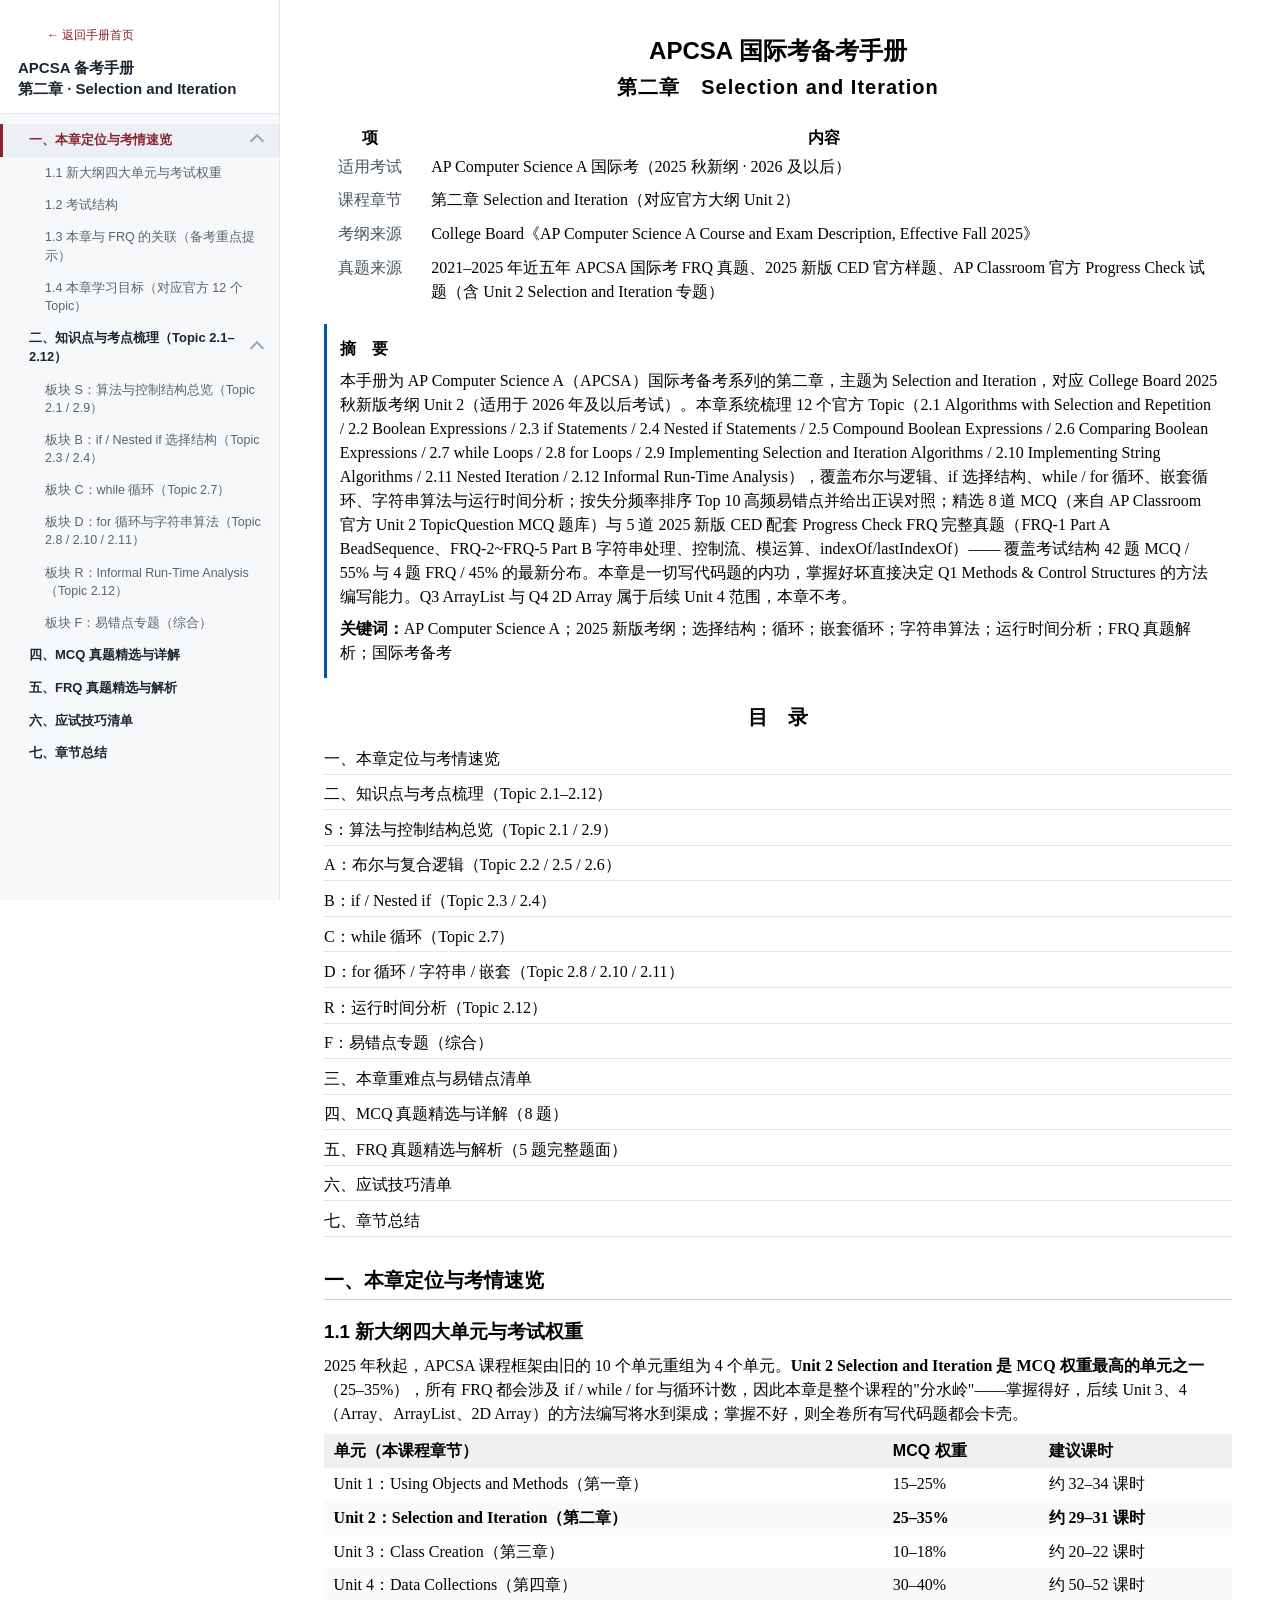
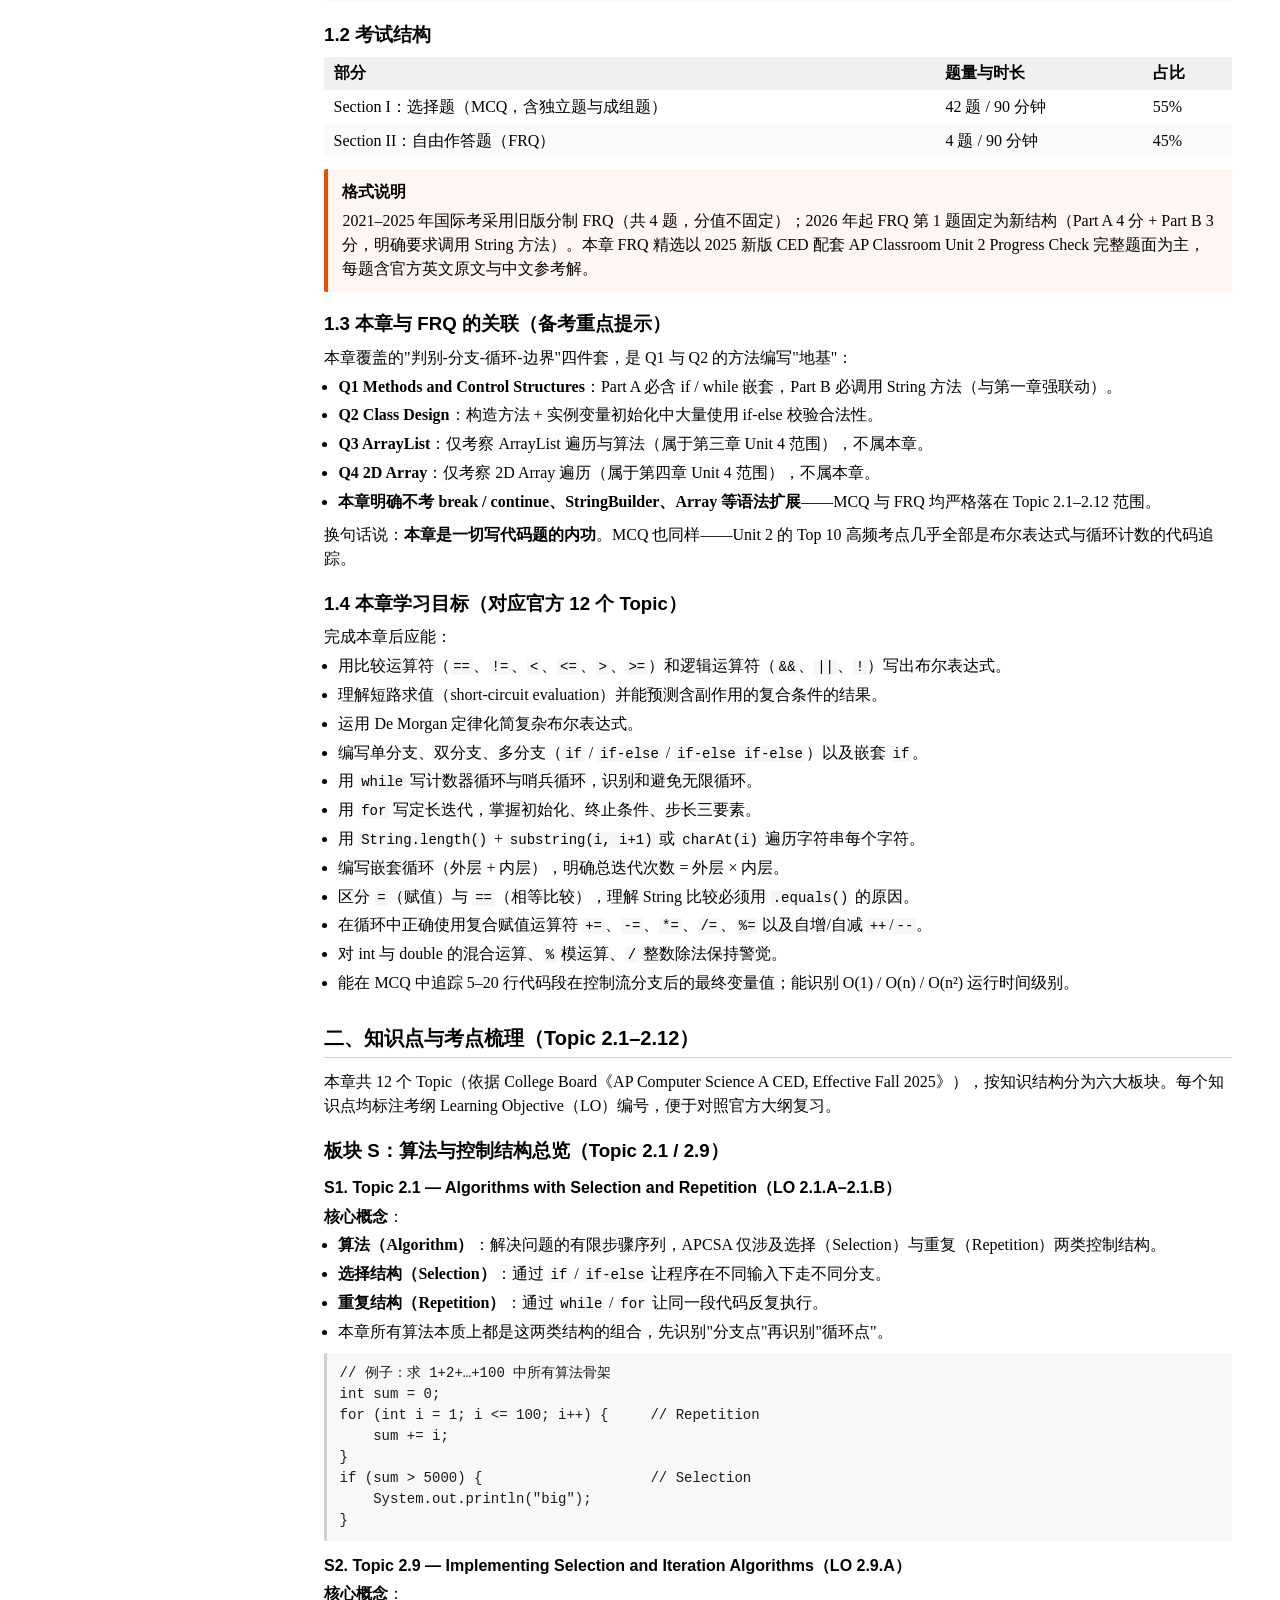
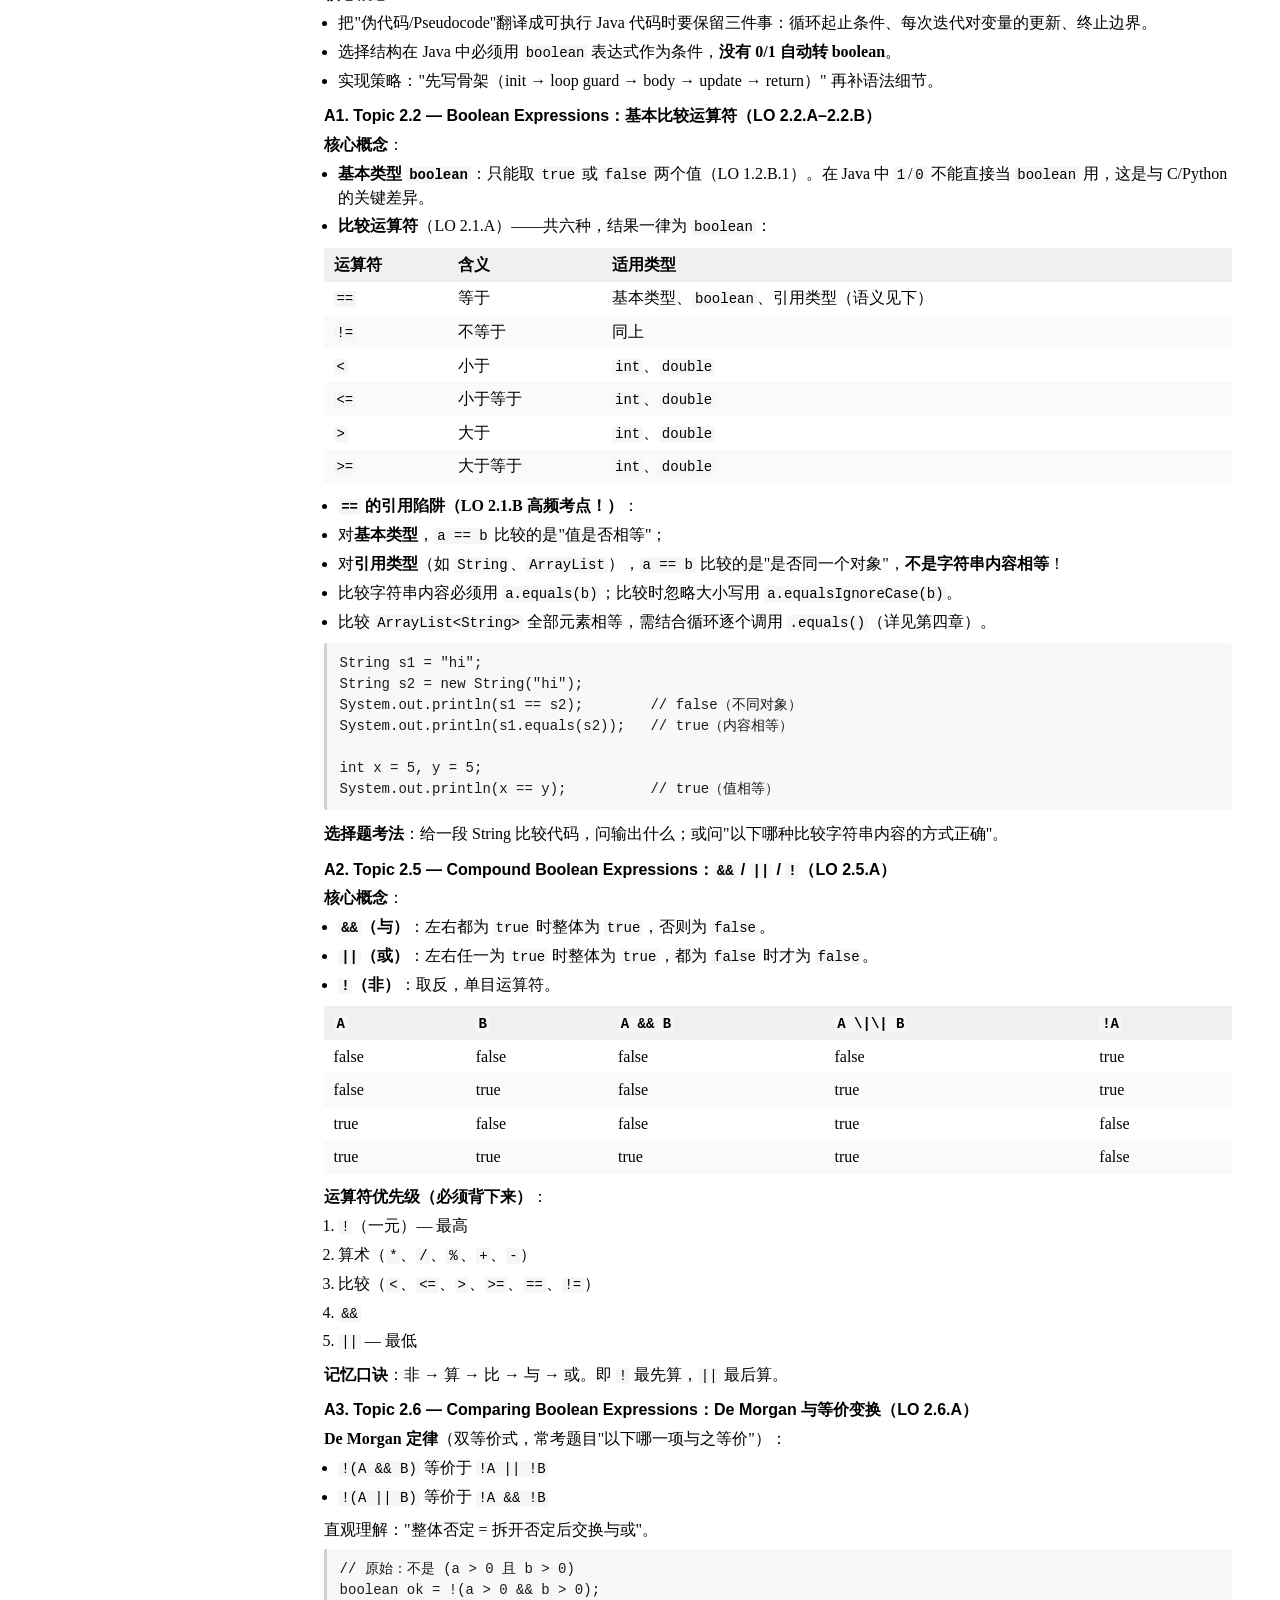
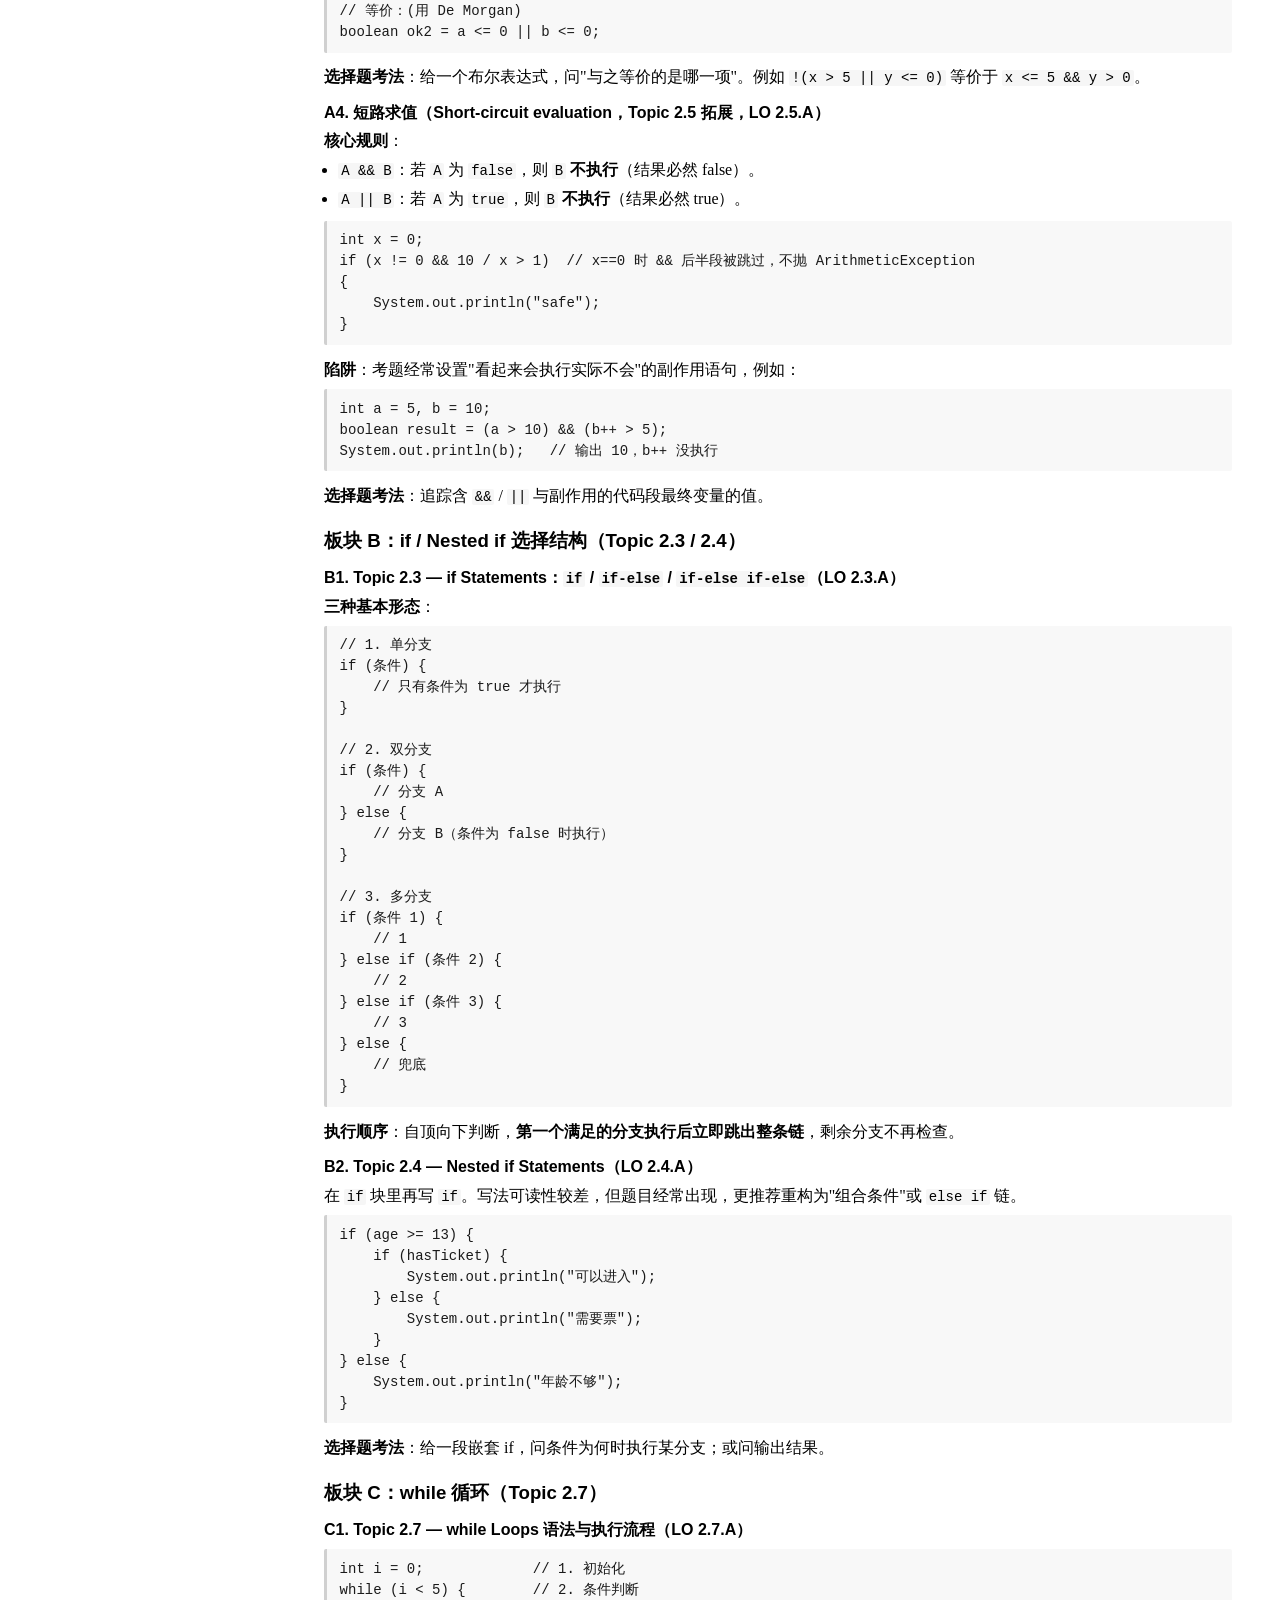
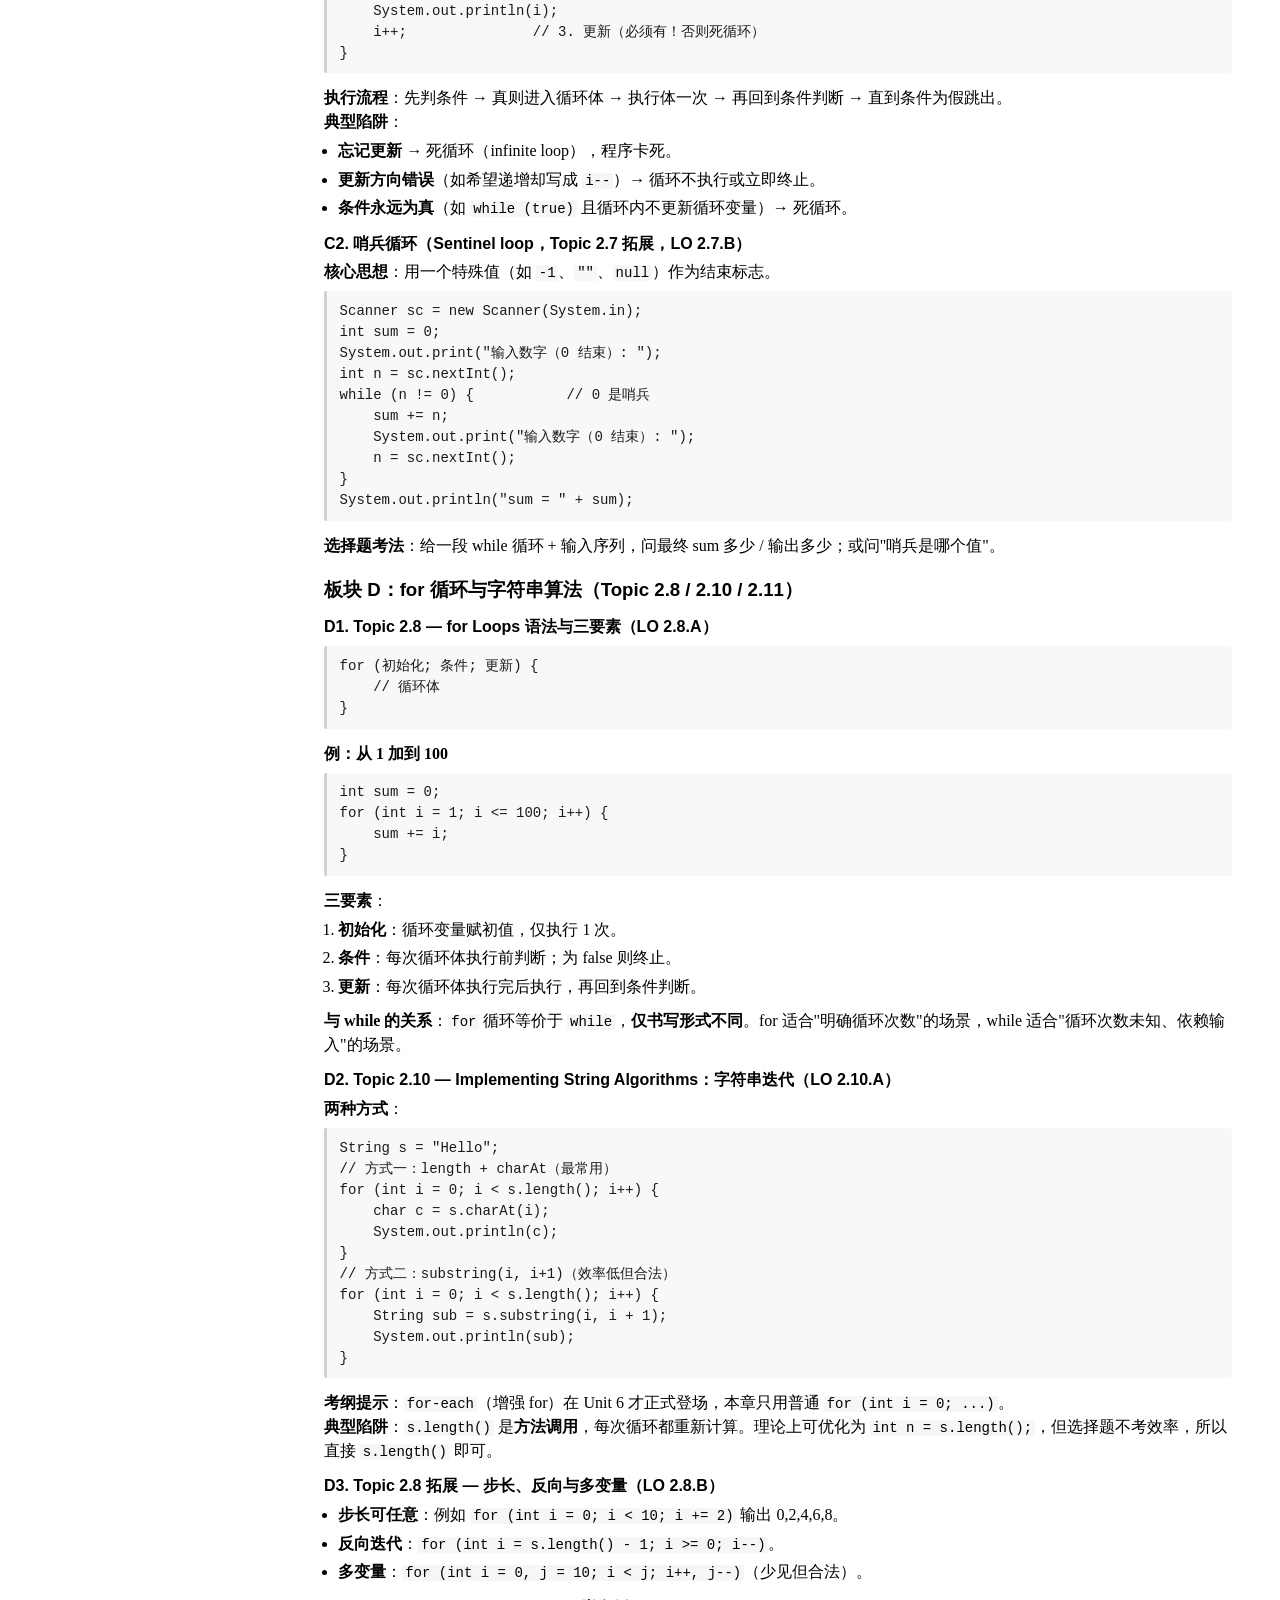
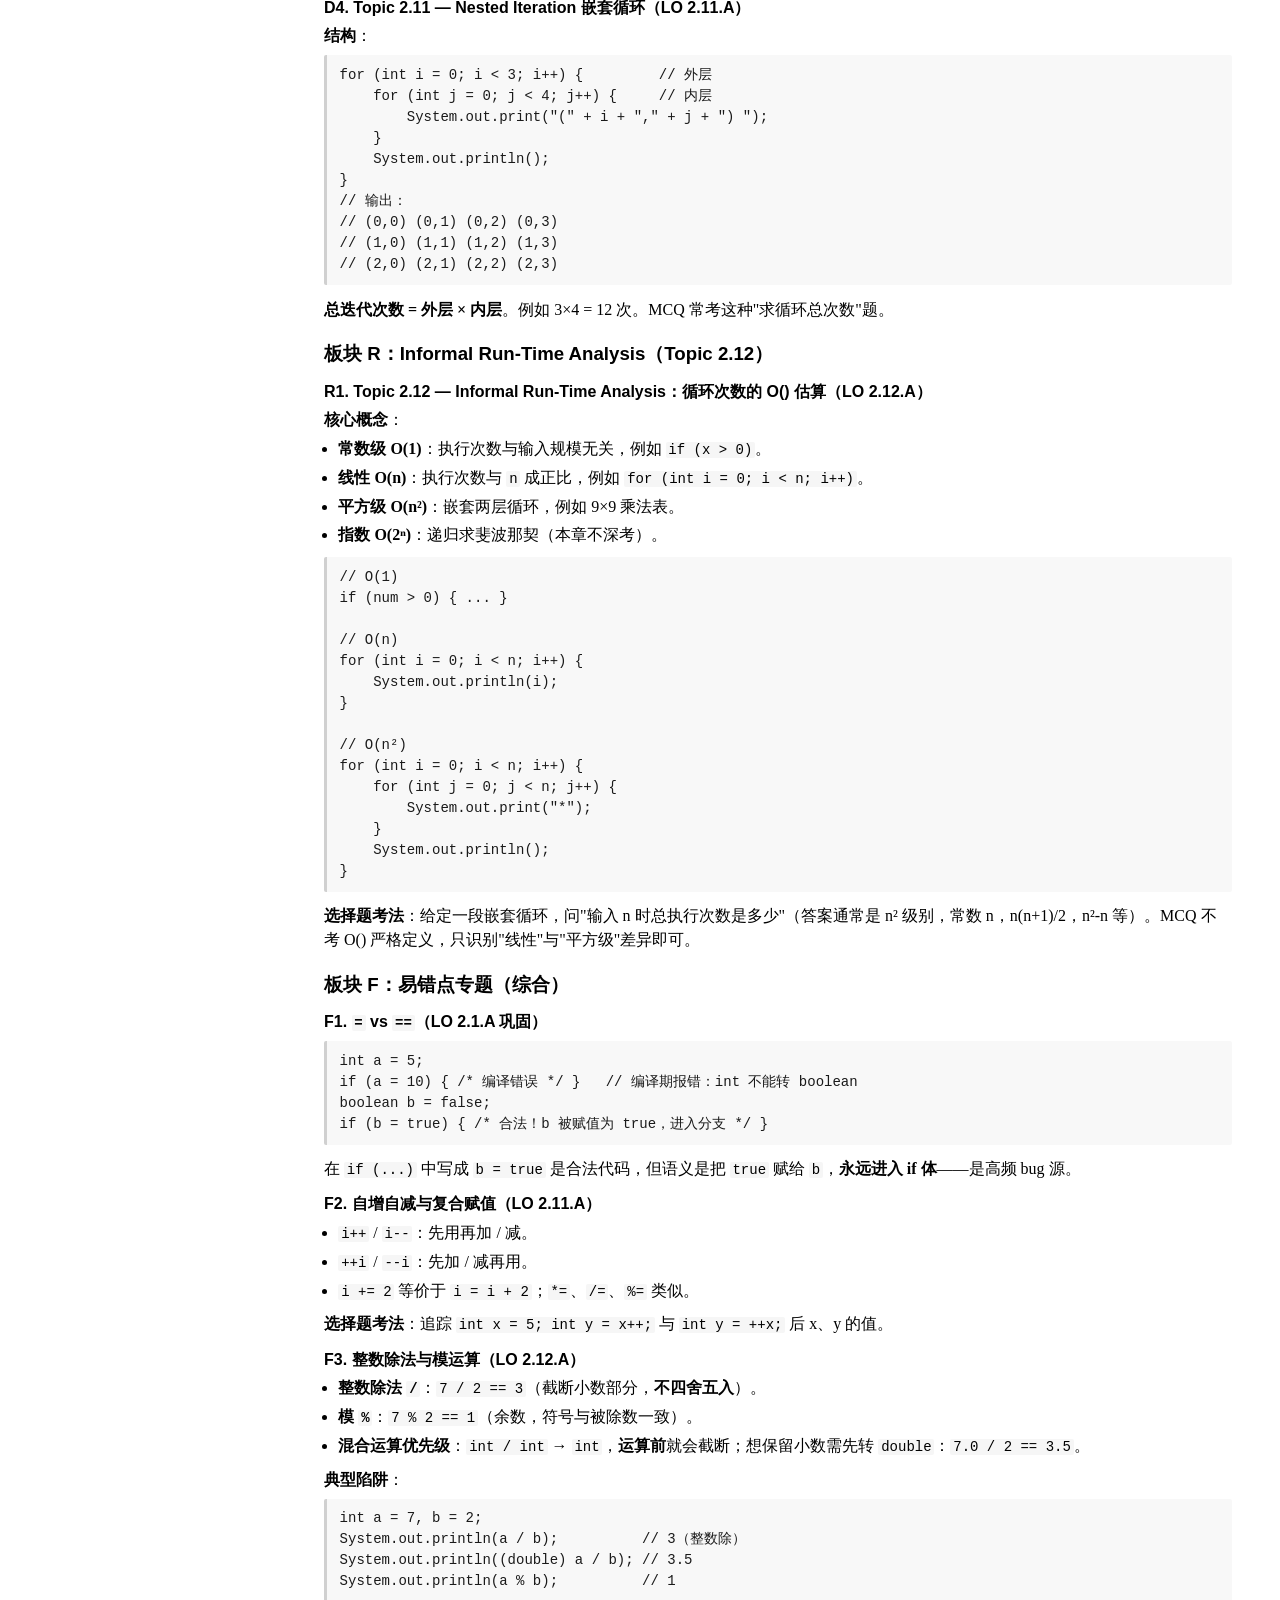
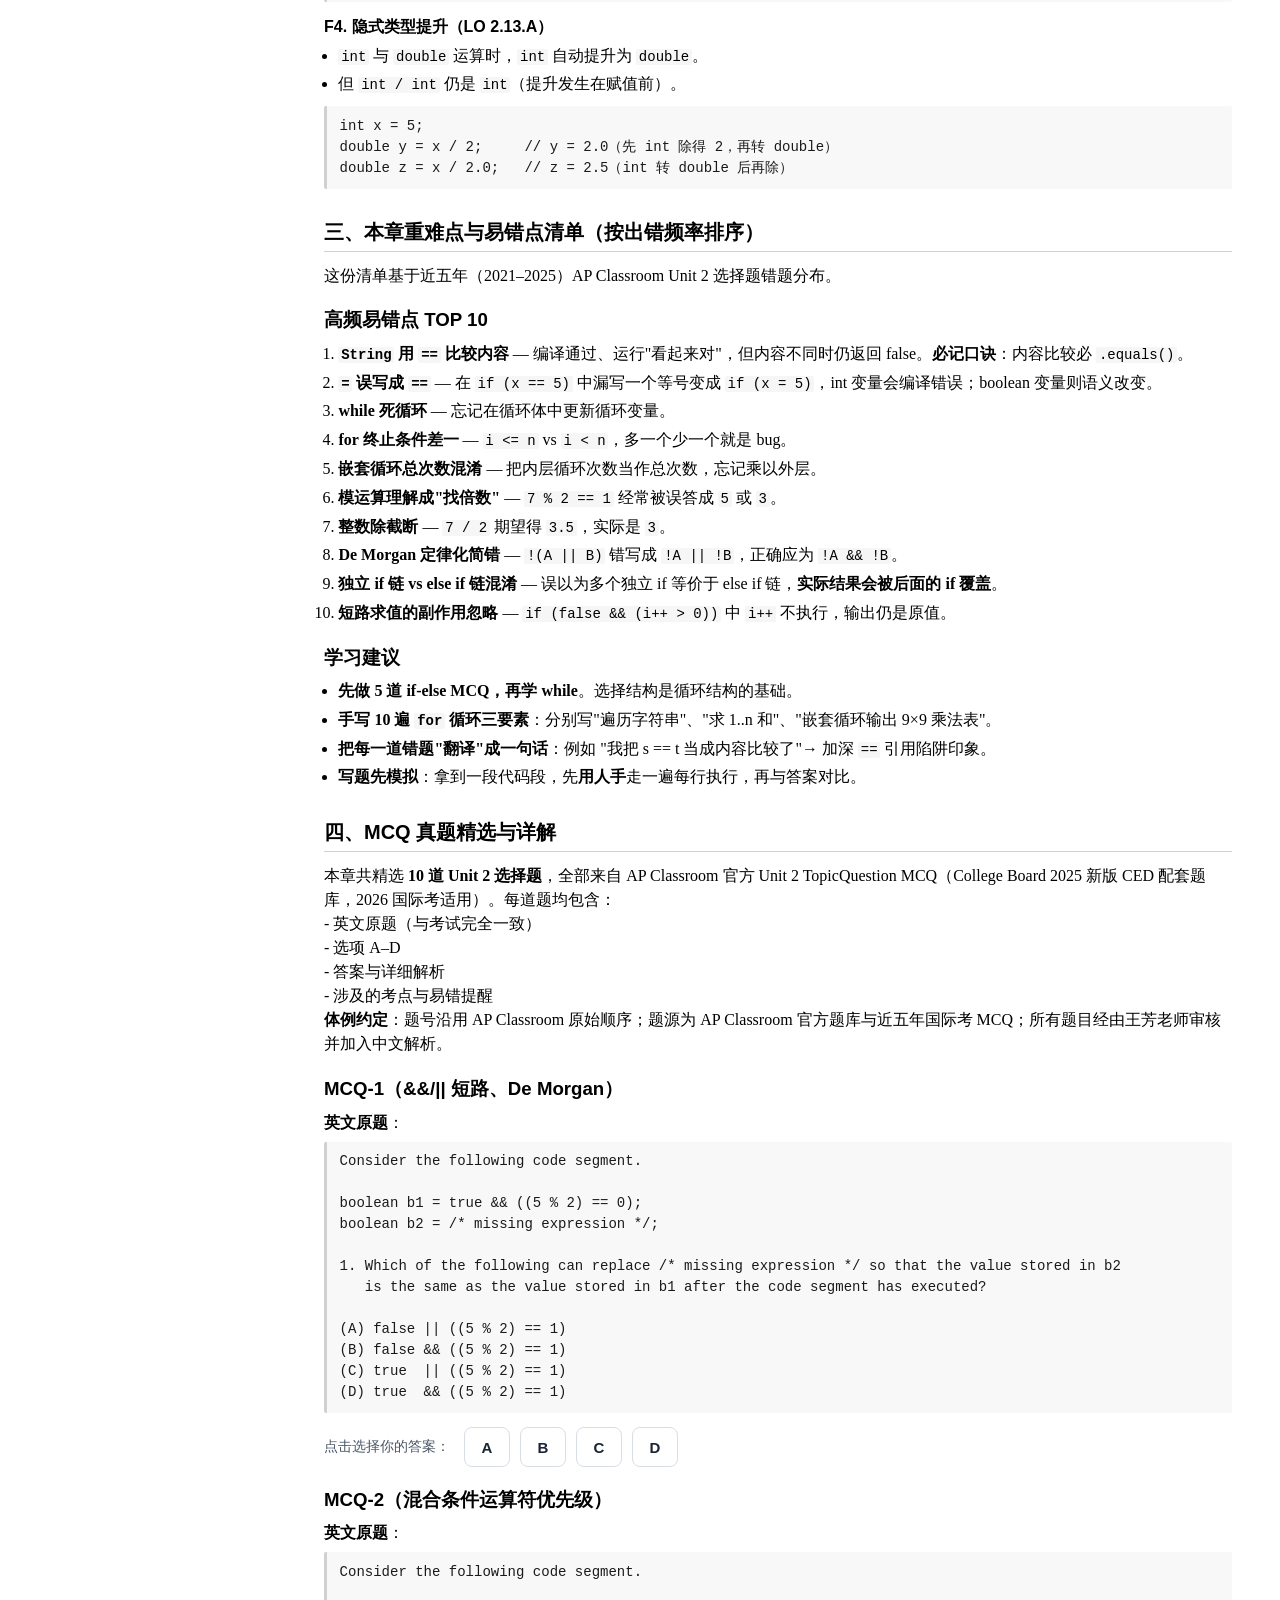
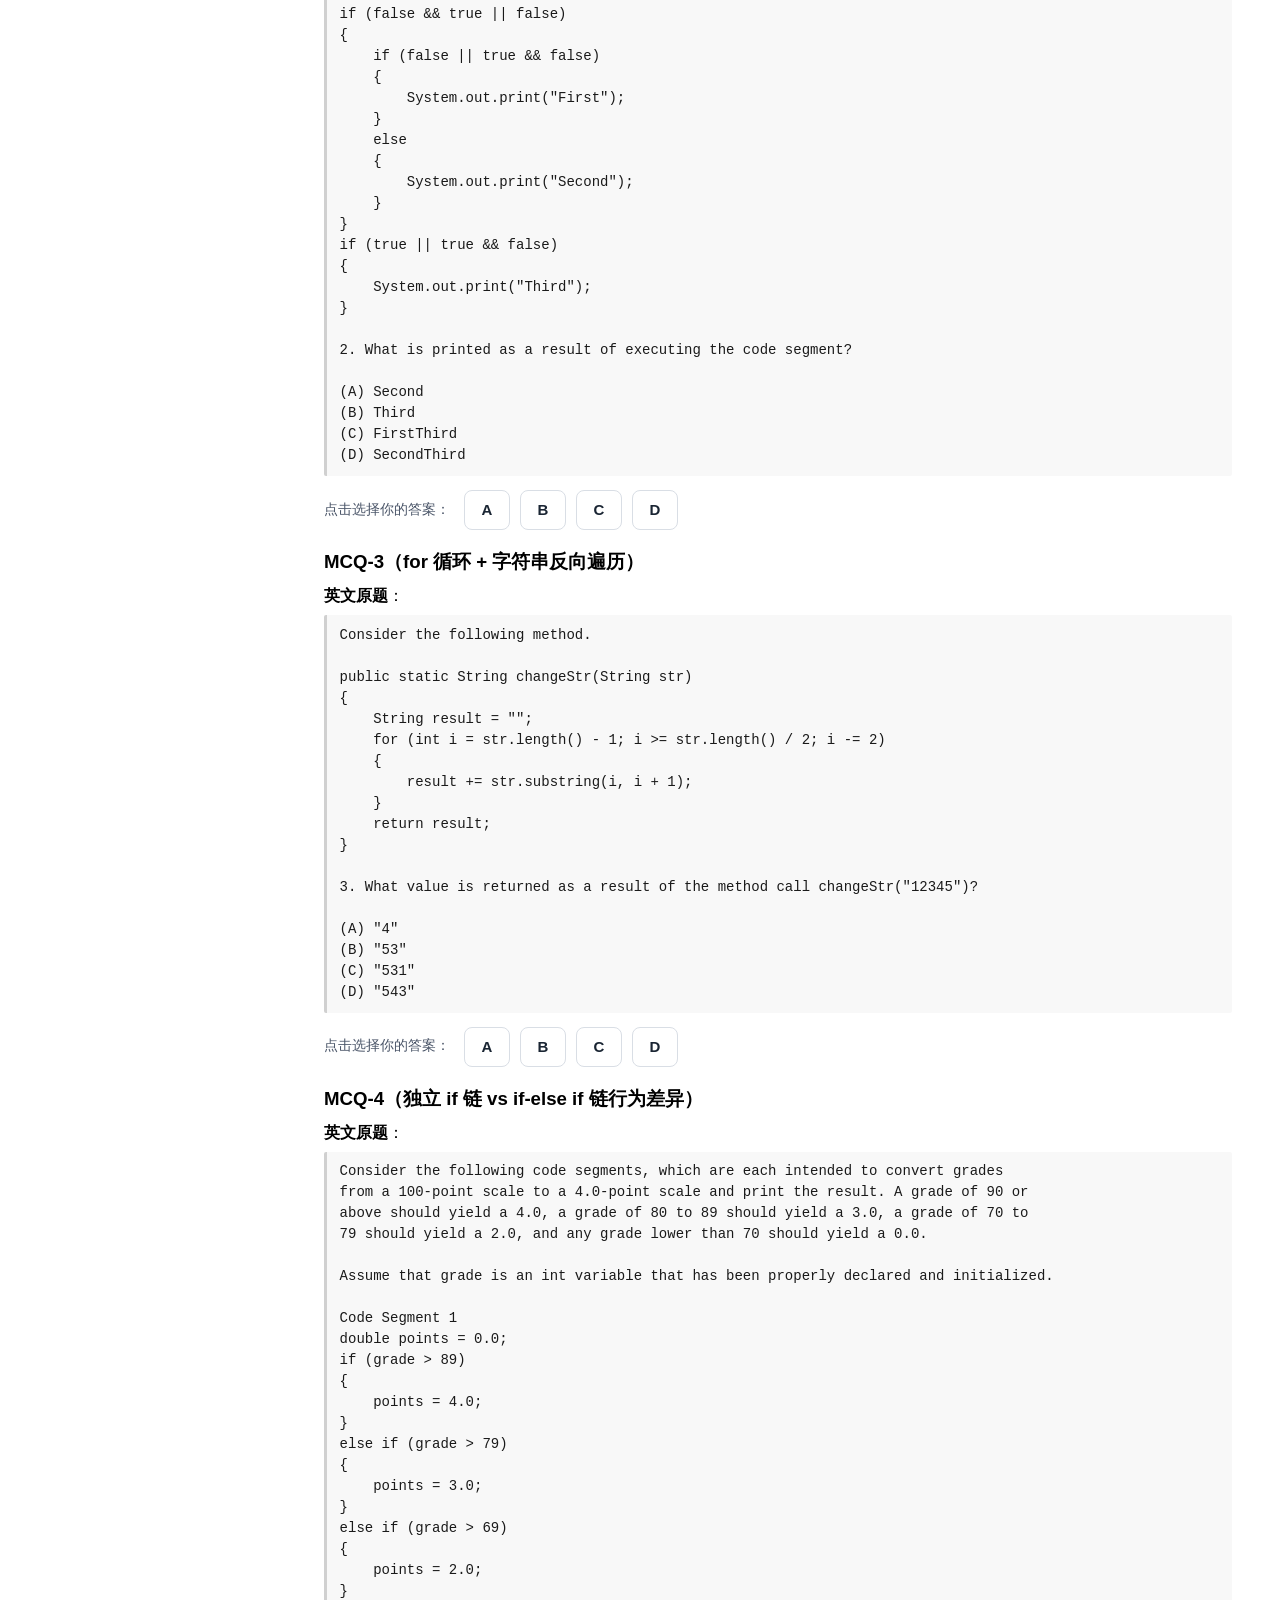
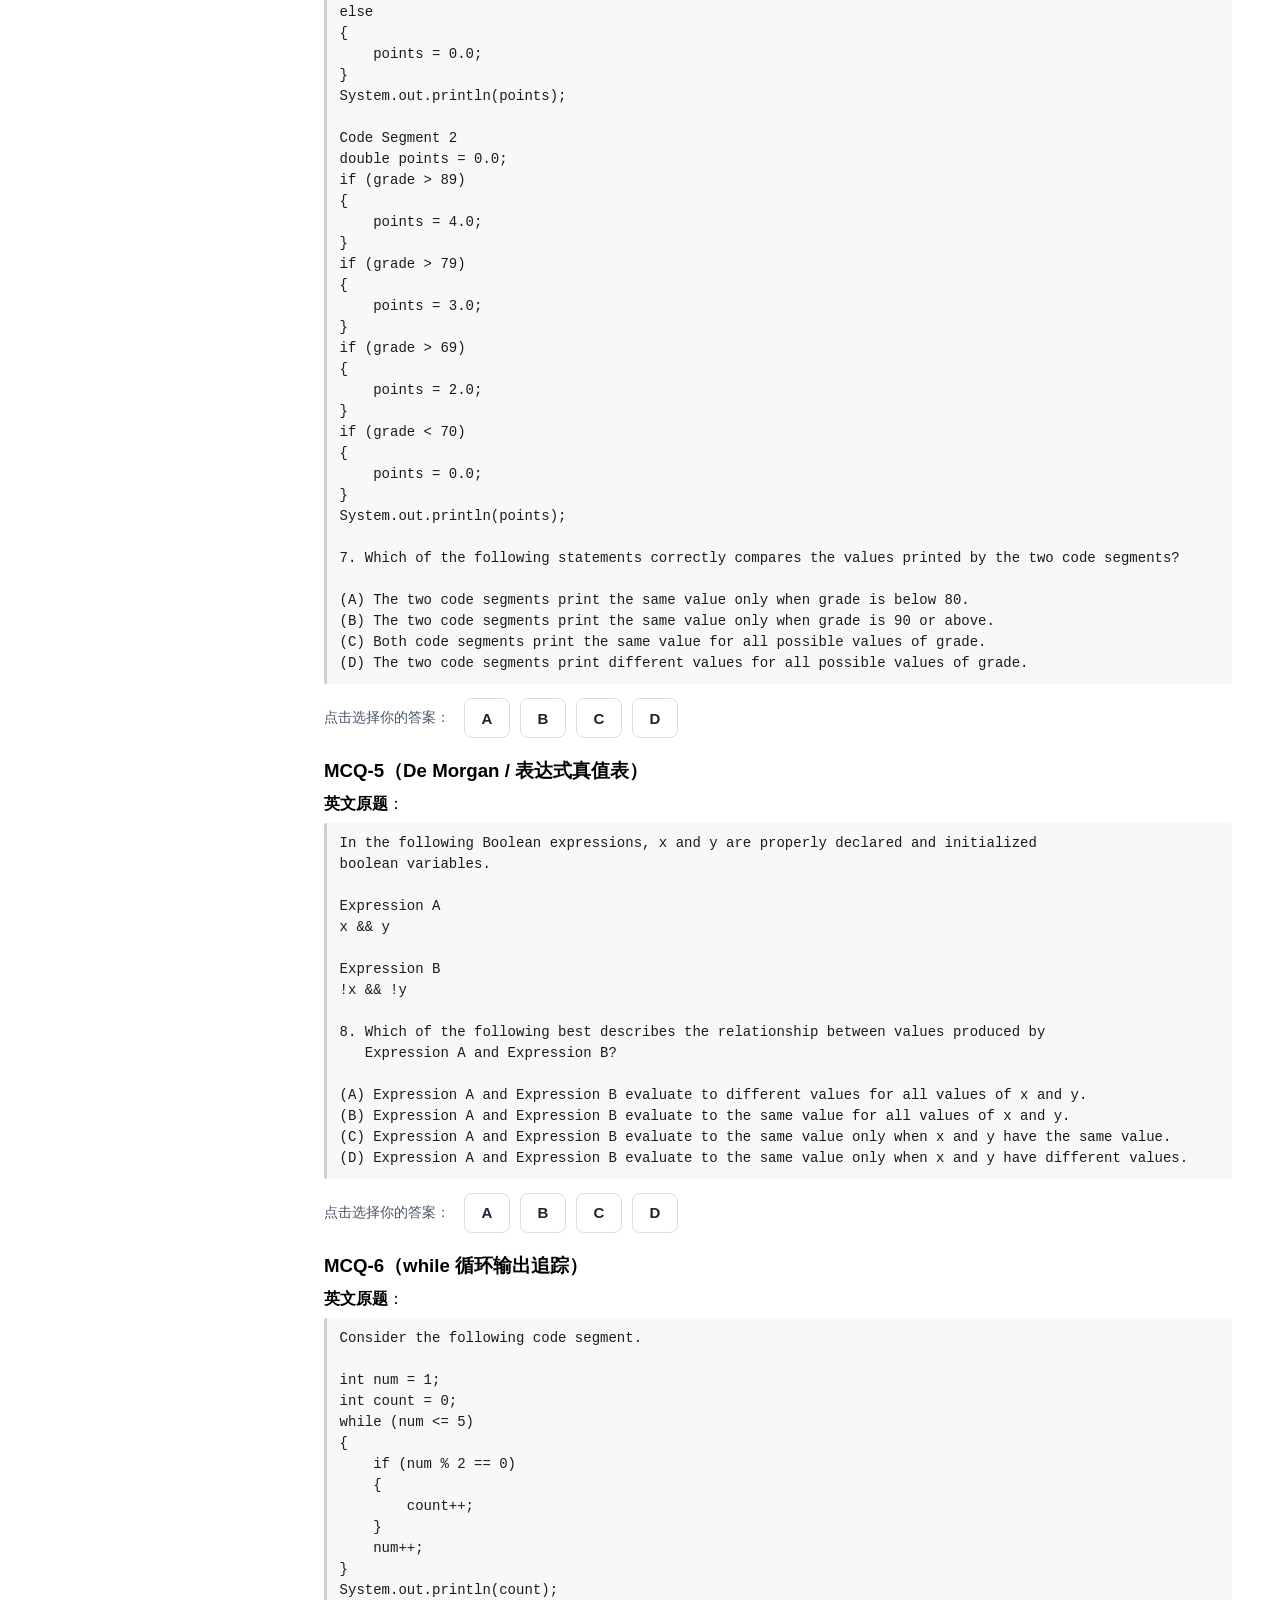
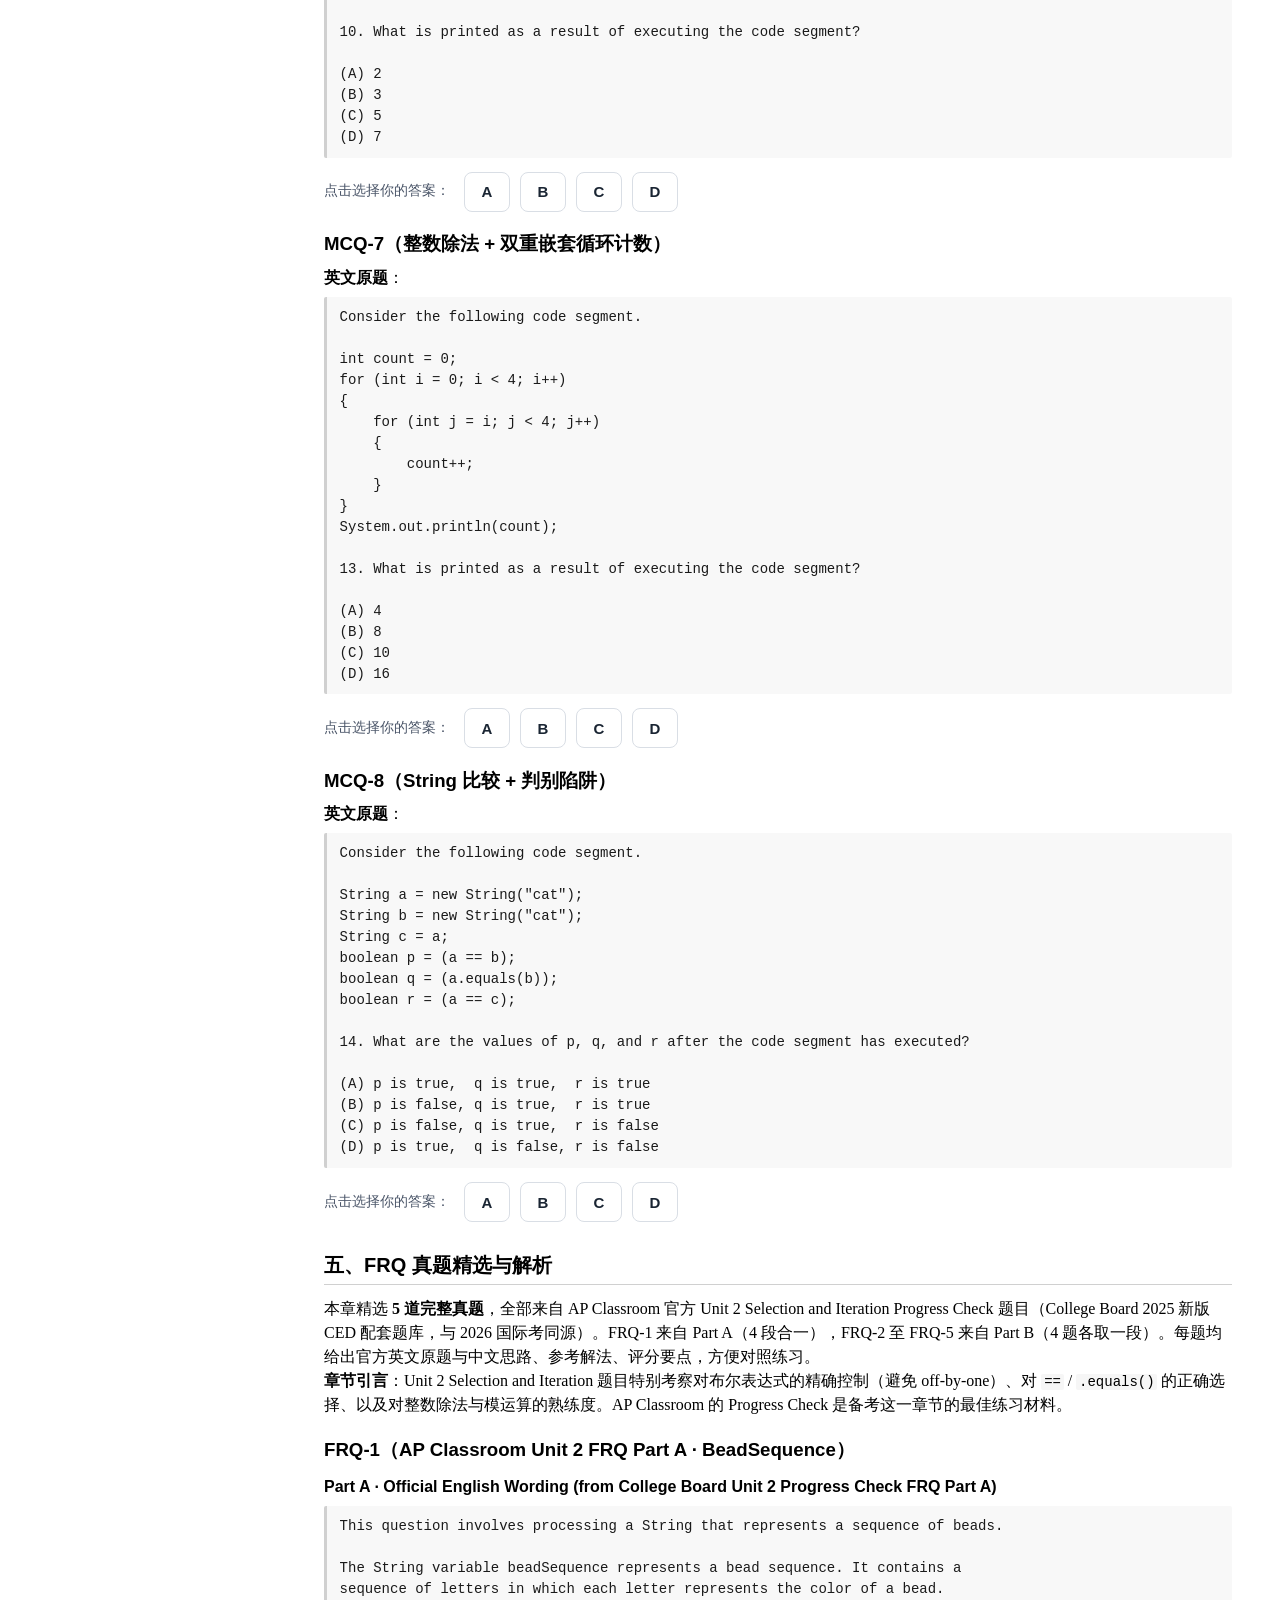
<file: unit2.html>
<!DOCTYPE html>
<html lang="zh-CN">
<head>
  <meta charset="UTF-8">
  <meta name="viewport" content="width=device-width, initial-scale=1.0">
  <meta name="docx-page-size" content="A4">
  <title>APCSA 国际考备考手册 · 第二章 Selection and Iteration</title>
  <style>
  /* ============================================
   *  CSS @page 页面模型：封面无家具 / 正文页脚页码
   * ============================================ */
  @page {
    @bottom-center { content: counter(page); }
  }
  @page cover {
    @bottom-center { content: none; }
  }
  section[role="cover"] { page: cover; }

  /* ============================================
   *  :root 设计令牌映射
   * ============================================ */
  :root {
    /* Typography - 来自 design_tokens */
    --fs-title: var(--typography-fontSize-title, 18pt);
    --fs-h1: var(--typography-fontSize-h1, 15pt);
    --fs-h2: var(--typography-fontSize-h2, 14pt);
    --fs-h3: var(--typography-fontSize-h3, 12pt);
    --fs-body: var(--typography-fontSize-body, 12pt);
    --fs-abstract: var(--typography-fontSize-abstract, 11pt);
    --fs-small: var(--typography-fontSize-caption, 10.5pt);
    --fs-foot: var(--typography-fontSize-footnote, 9pt);
    --fs-code: var(--fs-small, 10.5pt);
    --ff-heading: var(--typography-fontFamily-heading, "黑体", SimHei, sans-serif);
    --ff-body: var(--typography-fontFamily-body, "宋体", SimSun, serif);
    --ff-code: var(--typography-fontFamily-code, "Courier New", Consolas, monospace);
    --lh-body: var(--typography-lineHeight-body, 1.5);
    --lh-heading: var(--typography-lineHeight-heading, 1.5);
    --fw-bold: var(--typography-fontWeight-heading, bold);
    --fw-normal: var(--typography-fontWeight-body, normal);
    /* Color - 来自 design_tokens + 扩展 */
    --color-text: var(--color-text, #000000);
    --color-heading: var(--color-heading, #000000);
    --color-link: var(--color-link, #0000EE);
    --color-bg: var(--color-background, #ffffff);
    --color-tbl-head-bg: var(--color-tableHeaderBg, #f0f0f0);
    --color-muted: #4b5563;
    --color-border: #d0d0d0;
    --color-rule: #cccccc;
    --color-code-inline-bg: #f6f6f6;
    --color-code-block-bg: #f8f8f8;
    --color-code-fg: #1a1a1a;
    --color-tbl-alt-bg: #fafafa;
    --color-info: #01579b;
    --color-info-bg: rgba(1, 87, 155, 0.05);
    --color-warn: #e65100;
    --color-warn-bg: rgba(230, 81, 0, 0.05);
    --color-danger: #c62828;
    --color-danger-bg: rgba(198, 40, 40, 0.05);
    --color-success: #2e7d32;
    --color-success-bg: rgba(46, 125, 50, 0.05);
    --color-card-bg: #fdfdfd;
    --color-analysis-bg: #f6f8fa;
    --color-highlight-bg: #fff8e6;
    /* Spacing - 来自 design_tokens + 扩展 */
    --spacing-paragraph: var(--spacing-paragraph, 0.5em);
    --spacing-section: var(--spacing-sectionGap, 1.5em);
    --spacing-block: 0.8em;
    --spacing-indent: var(--spacing-indent, 2em);
    --spacing-tiny: 0.2em;
    --spacing-xs: 0.3em;
    --spacing-s: 0.4em;
    --spacing-m: 0.5em;
    --spacing-l: 0.6em;
    --spacing-xl: 0.7em;
    --spacing-2xl: 0.9em;
    --spacing-3xl: 1.0em;
    --spacing-4xl: 1.2em;
    --spacing-5xl: 1.4em;
    --spacing-6xl: 1.6em;
    /* Layout */
    --margin-page: 2.5cm;
    --page-content-width: 16cm;
  }

  * { box-sizing: border-box; margin: 0; padding: 0; }
  html, body { background: var(--color-bg); }
  body {
    font-family: var(--ff-body);
    font-size: var(--fs-body);
    line-height: var(--lh-body);
    color: var(--color-text);
    background: var(--color-bg);
    max-width: var(--page-content-width);
    margin: 0 auto;
    padding: var(--spacing-m);
  }

  /* 标题：黑体加粗 */
  h1, h2, h3, h4 {
    font-family: var(--ff-heading);
    color: var(--color-heading);
    font-weight: var(--fw-bold);
    line-height: var(--lh-heading);
  }
  h1 { font-size: var(--fs-title); text-align: center; margin: var(--spacing-4xl) 0 var(--spacing-s) 0; }
  h2 {
    font-size: var(--fs-h1);
    margin-top: var(--spacing-5xl);
    margin-bottom: var(--spacing-l);
    padding-bottom: var(--spacing-tiny);
    border-bottom: 1px solid var(--color-border);
  }
  h3 { font-size: var(--fs-h2); margin-top: var(--spacing-3xl); margin-bottom: var(--spacing-s); }
  h4 { font-size: var(--fs-h3); margin-top: var(--spacing-xl); margin-bottom: var(--spacing-xs); }

  /* 段落：首行缩进 2em（学术论文规范） */
  p { margin-bottom: var(--spacing-paragraph); text-indent: var(--spacing-indent); }
  p.no-indent { text-indent: 0; }

  /* 内联强调 */
  strong { font-weight: var(--fw-bold); color: var(--color-text); }
  em { font-style: italic; }
  code {
    font-family: var(--ff-code);
    font-size: var(--fs-code);
    background: var(--color-code-inline-bg);
    padding: 0 var(--spacing-tiny);
    border-radius: 2px;
  }

  /* 列表 */
  ul, ol { margin: var(--spacing-xs) 0 var(--spacing-l) 0; padding-left: var(--spacing-2xl); }
  li { margin-bottom: var(--spacing-xs); }
  li p { text-indent: 0; margin-bottom: var(--spacing-tiny); }

  /* ============================================
   *  封面
   * ============================================ */
  section[role="cover"] { padding: var(--spacing-3xl) 0 var(--spacing-3xl) 0; }
  .cover-eyebrow { text-align: center; font-size: var(--fs-h3); color: var(--color-muted); margin-bottom: var(--spacing-l); }
  .cover-title {
    text-align: center;
    font-family: var(--ff-heading);
    font-size: var(--fs-title);
    font-weight: var(--fw-bold);
    margin: var(--spacing-s) 0 var(--spacing-tiny) 0;
    line-height: 1.4;
  }
  .cover-subtitle {
    text-align: center;
    font-family: var(--ff-heading);
    font-size: var(--fs-h1);
    font-weight: var(--fw-bold);
    margin: var(--spacing-tiny) 0 var(--spacing-4xl) 0;
    letter-spacing: 0.05em;
  }
  .cover-meta { text-align: center; margin: var(--spacing-5xl) auto 0 auto; }
  .cover-meta-info { border-collapse: collapse; margin: 0 auto; }
  .cover-meta-info td {
    padding: var(--spacing-xs) var(--spacing-2xl);
    font-size: var(--fs-body);
    border: none;
    vertical-align: top;
    text-align: left;
  }
  .cover-meta-info td:first-child { text-align: right; color: var(--color-muted); white-space: nowrap; }

  /* ============================================
   *  摘要（AP-01 必需）
   * ============================================ */
  .abstract {
    margin-bottom: var(--spacing-section);
    padding: var(--spacing-block);
    border-left: 3px solid var(--color-info);
  }
  .abstract-heading { font-weight: var(--fw-bold); margin-bottom: var(--spacing-m); text-indent: 0; font-family: var(--ff-heading); }
  .abstract-text { text-indent: var(--spacing-indent); margin-bottom: var(--spacing-m); }
  .keywords { margin-top: var(--spacing-m); text-indent: 0; }

  /* ============================================
   *  目录
   * ============================================ */
  nav.doc-toc { margin: var(--spacing-4xl) 0 var(--spacing-6xl) 0; }
  .toc-title {
    text-align: center;
    font-family: var(--ff-heading);
    font-size: var(--fs-h1);
    font-weight: var(--fw-bold);
    margin-bottom: var(--spacing-l);
    text-indent: 0;
  }
  ol.toc-list { list-style: none; padding-left: 0; }
  ol.toc-list li {
    padding: 0.18em 0;
    border-bottom: 1px dotted var(--color-border);
  }
  ol.toc-list li a { color: var(--color-text); text-decoration: none; display: block; }
  ol.toc-list li a:hover { color: var(--color-link); }
  ol.toc-list li .toc-sub { padding-left: var(--spacing-indent); font-size: var(--fs-small); }

  /* ============================================
   *  三线表
   * ============================================ */
  table.three-line-table {
    border-collapse: collapse;
    width: 100%;
    margin: var(--spacing-m) 0 var(--spacing-xl) 0;
  }
  table.three-line-table caption {
    font-size: var(--fs-small);
    margin-bottom: var(--spacing-xs);
    text-align: center;
    font-family: var(--ff-heading);
    color: var(--color-muted);
    caption-side: top;
  }
  table.three-line-table thead tr:first-child { border-top: 1.5pt solid var(--color-text); }
  table.three-line-table thead tr:last-child { border-bottom: 0.75pt solid var(--color-text); }
  table.three-line-table tbody tr:last-child { border-bottom: 1.5pt solid var(--color-text); }
  table.three-line-table td, table.three-line-table th {
    border-left: none;
    border-right: none;
    padding: var(--spacing-xs) var(--spacing-l);
    text-align: left;
    vertical-align: top;
  }
  table.three-line-table th {
    font-family: var(--ff-heading);
    font-weight: var(--fw-bold);
    background: var(--color-tbl-head-bg);
  }
  table.three-line-table tbody tr:nth-child(even) { background: var(--color-tbl-alt-bg); }

  /* ============================================
   *  代码块
   * ============================================ */
  pre.code-block {
    font-family: var(--ff-code);
    font-size: var(--fs-code);
    line-height: 1.5;
    background: var(--color-code-block-bg);
    border-left: 3px solid var(--color-border);
    padding: var(--spacing-xl) var(--spacing-2xl);
    margin: var(--spacing-m) 0 var(--spacing-2xl) 0;
    overflow-x: auto;
    white-space: pre;
    color: var(--color-code-fg);
    border-radius: 2px;
  }
  pre.code-block code { background: transparent; padding: 0; font-size: var(--fs-code); border-radius: 0; }

  /* ============================================
   *  Callout
   * ============================================ */
  .callout {
    padding: var(--spacing-xl) var(--spacing-2xl);
    margin: var(--spacing-xl) 0;
    border-left: 4px solid var(--color-info);
    background: var(--color-info-bg);
    border-radius: 2px;
  }
  .callout-warning { border-left-color: var(--color-warn); background: var(--color-warn-bg); }
  .callout-danger  { border-left-color: var(--color-danger); background: var(--color-danger-bg); }
  .callout-success { border-left-color: var(--color-success); background: var(--color-success-bg); }
  .callout-title {
    font-weight: var(--fw-bold);
    margin-bottom: var(--spacing-xs);
    font-family: var(--ff-heading);
    text-indent: 0;
  }
  .callout p { text-indent: 0; margin-bottom: var(--spacing-xs); }
  .callout p:last-child { margin-bottom: 0; }

  /* ============================================
   *  MCQ / FRQ 题块
   * ============================================ */
  .q-block {
    margin: var(--spacing-2xl) 0 var(--spacing-3xl) 0;
    padding: var(--spacing-xl) var(--spacing-2xl);
    border: 1px solid var(--color-border);
    border-radius: 3px;
    background: var(--color-card-bg);
  }
  .q-block .q-tag {
    display: inline-block;
    font-family: var(--ff-heading);
    font-weight: var(--fw-bold);
    font-size: var(--fs-h3);
    color: var(--color-info);
    margin-right: var(--spacing-m);
  }
  .q-block .q-meta { font-size: var(--fs-small); color: var(--color-muted); margin-bottom: var(--spacing-s); }
  .q-block .q-stem { margin: var(--spacing-s) 0 var(--spacing-m) 0; }
  .q-block .q-stem p { text-indent: 0; margin-bottom: var(--spacing-xs); }
  .q-block .q-options { margin: var(--spacing-xs) 0 var(--spacing-m) 0; }
  .q-block .q-options li { list-style: none; }
  .q-block .q-analysis {
    margin-top: var(--spacing-m);
    padding: var(--spacing-m) var(--spacing-xl);
    background: var(--color-analysis-bg);
    border-left: 3px solid var(--color-info);
    font-size: var(--fs-body);
    border-radius: 2px;
  }
  .q-block .q-analysis p { text-indent: 0; margin-bottom: var(--spacing-xs); }
  .q-block .q-answer { font-weight: var(--fw-bold); color: var(--color-danger); }

  .frq-block {
    margin: var(--spacing-3xl) 0 var(--spacing-4xl) 0;
    padding: var(--spacing-2xl) var(--spacing-3xl);
    border: 1px solid var(--color-border);
    border-radius: 3px;
    background: var(--color-card-bg);
    page-break-inside: avoid;
  }
  .frq-block .frq-header {
    font-family: var(--ff-heading);
    font-weight: var(--fw-bold);
    font-size: var(--fs-h2);
    color: var(--color-info);
    margin-bottom: var(--spacing-xs);
  }
  .frq-block .frq-meta { font-size: var(--fs-small); color: var(--color-muted); margin-bottom: var(--spacing-l); }
  .frq-block .frq-section-title {
    font-family: var(--ff-heading);
    font-weight: var(--fw-bold);
    margin: var(--spacing-xl) 0 var(--spacing-xs) 0;
  }
  .frq-block p { text-indent: 0; margin-bottom: var(--spacing-xs); }
  .frq-block .frq-stem p { text-indent: var(--spacing-indent); margin-bottom: var(--spacing-xs); }
  .frq-block .solution-block {
    background: var(--color-analysis-bg);
    border-left: 3px solid var(--color-info);
    padding: var(--spacing-l) var(--spacing-xl);
    margin: var(--spacing-m) 0;
    border-radius: 2px;
  }
  .frq-block .analysis-block {
    background: var(--color-highlight-bg);
    border-left: 3px solid var(--color-warn);
    padding: var(--spacing-l) var(--spacing-xl);
    margin: var(--spacing-m) 0;
    border-radius: 2px;
  }
  .frq-block .analysis-block p { text-indent: 0; margin-bottom: var(--spacing-xs); }

  /* 知识点标签 */
  .key-point { font-family: var(--ff-heading); font-weight: var(--fw-bold); color: var(--color-text); }

  /* ============================================
   *  参考文献（AP-02 必需）
   * ============================================ */
  .references {
    margin-top: var(--spacing-5xl);
    padding-top: var(--spacing-l);
    border-top: 1px solid var(--color-border);
  }
  .references ol { padding-left: var(--spacing-indent); }
  .references li { margin-bottom: var(--spacing-s); font-size: var(--fs-small); }
  .ref-type { color: var(--color-muted); }

  /* 打印 / 分页优化 */
  @media print {
    body { padding: 0; }
    h2 { page-break-after: avoid; }
    h3, h4 { page-break-after: avoid; }
    .q-block, .frq-block { page-break-inside: avoid; }
  }
  </style>
<style>
/* ===== 侧边导航栏（WorkBuddy 注入 v4） ===== */
@media (min-width: 1100px) {
  body {
    padding-left: 324px !important;
    padding-right: 48px !important;
    max-width: 1560px !important;
    margin: 0 auto !important;
  }
}
@media (max-width: 1099px) {
  body {
    padding-left: 26px !important;
    padding-right: 26px !important;
  }
}
#wb-sidebar {
  position: fixed; top: 0; left: 0; bottom: 0;
  width: 280px;
  background: #f7f8fa;
  border-right: 1px solid #e3e6ea;
  overflow-y: auto;
  z-index: 999;
  font-family: "Helvetica Neue", "PingFang SC", "Microsoft YaHei", Arial, sans-serif;
  transition: transform .25s ease;
}
#wb-sidebar .wb-brand {
  padding: 20px 18px 14px;
  border-bottom: 1px solid #e3e6ea;
  background: #fff;
  position: sticky; top: 0;
}
#wb-sidebar .wb-home {
  display: inline-block;
  font-size: 12px; color: #8b2332; text-decoration: none;
  margin-bottom: 6px;
}
#wb-sidebar .wb-home:hover { text-decoration: underline; }
#wb-sidebar .wb-chapter {
  font-size: 15px; font-weight: 700; color: #1a2533; line-height: 1.4;
}
#wb-sidebar .wb-list { padding: 10px 0 30px; }
#wb-sidebar a {
  display: block;
  text-decoration: none;
  color: #4a5568;
  font-size: 13px;
  line-height: 1.45;
  padding: 7px 18px 7px 26px;
  border-left: 3px solid transparent;
}
#wb-sidebar a.wb-h2 {
  font-weight: 600;
  color: #1a2533;
  position: relative;
  padding-right: 40px;
}
#wb-sidebar a:hover { background: #eceff3; color: #8b2332; }
#wb-sidebar a.wb-active {
  background: #eceff3;
  color: #8b2332;
  border-left-color: #8b2332;
  font-weight: 600;
}
/* ^ 折叠箭头（独立开关，不随标题跳转） */
#wb-sidebar .wb-caret {
  position: absolute; right: 8px; top: 0; bottom: 0;
  width: 28px;
  display: flex; align-items: center; justify-content: center;
  cursor: pointer;
}
#wb-sidebar .wb-caret::before {
  content: "";
  width: 8px; height: 8px;
  border-right: 2px solid #9aa4b0;
  border-bottom: 2px solid #9aa4b0;
  transform: rotate(45deg);          /* 收起：箭头向下 */
  transition: transform .2s;
}
#wb-sidebar .wb-group.open > a.wb-h2 .wb-caret::before {
  transform: rotate(-135deg);        /* 展开：箭头向上 ^ */
}
#wb-sidebar .wb-caret:hover::before { border-color: #8b2332; }
#wb-sidebar .wb-sub { display: none; }
#wb-sidebar .wb-group.open > .wb-sub { display: block; }
#wb-sidebar .wb-sub a { padding-left: 42px; font-size: 12.5px; color: #5a6472; }
#wb-sidebar::-webkit-scrollbar { width: 6px; }
#wb-sidebar::-webkit-scrollbar-thumb { background: #c9cfd6; border-radius: 3px; }
#wb-sidebar::-webkit-scrollbar-track { background: transparent; }
#wb-toggle {
  display: none;
  position: fixed; left: 14px; bottom: 18px;
  z-index: 1000;
  background: #8b2332; color: #fff;
  border: none; border-radius: 999px;
  padding: 10px 18px;
  font-size: 14px;
  font-family: "Helvetica Neue", "PingFang SC", "Microsoft YaHei", Arial, sans-serif;
  box-shadow: 0 4px 14px rgba(0,0,0,.25);
  cursor: pointer;
}
@media (max-width: 1099px) {
  #wb-sidebar { transform: translateX(-100%); box-shadow: 4px 0 24px rgba(0,0,0,.15); }
  #wb-sidebar.wb-show { transform: translateX(0); }
  #wb-toggle { display: block; }
}
section[id], h2[id], h3[id], div[id] { scroll-margin-top: 16px; }
</style>

<style id="wb-interactive-style">
/* ===== 交互练习（WorkBuddy 注入） ===== */
li.wb-opt {
  list-style: none;
  padding: 9px 14px;
  margin: 6px 0;
  border: 1px solid var(--line, #d9dee5);
  border-radius: 8px;
  background: var(--card, #fff);
  cursor: pointer;
  transition: background .12s ease, border-color .12s ease;
}
li.wb-opt:hover { border-color: var(--accent, #8b2332); background: var(--accent-soft, #f7eef0); }
button.wb-opt {
  font-family: "Helvetica Neue", Arial, sans-serif;
  font-size: 15px; font-weight: 700;
  min-width: 46px; height: 40px;
  border: 1px solid var(--line, #d9dee5);
  border-radius: 8px;
  background: var(--card, #fff);
  color: var(--ink, #1a2533);
  cursor: pointer;
  transition: background .12s ease, border-color .12s ease;
}
button.wb-opt:hover { border-color: var(--accent, #8b2332); background: var(--accent-soft, #f7eef0); }
.wb-opt.wb-correct { border-color: #2e7d32 !important; background: #e8f5e9 !important; }
.wb-opt.wb-wrong { border-color: #b3322e !important; background: #fdeceb !important; }
.wb-card { display: flex; align-items: center; gap: 10px; margin: 14px 0 2px; flex-wrap: wrap; }
.wb-card-label { font-size: 13.5px; color: var(--ink-soft, #4a5568); margin-right: 4px; }
.wb-feedback { display: none; margin: 10px 0 4px; font-size: 14px; font-weight: 700; }
.wb-ans-panel {
  display: none;
  margin: 14px 0;
  padding: 14px 18px;
  background: var(--accent-soft, #f7eef0);
  border-left: 4px solid var(--accent, #8b2332);
  border-radius: 0 8px 8px 0;
}
.wb-ans-panel.wb-show { display: block; }
.wb-frq-input { margin: 18px 0; }
.wb-hint { font-size: 13.5px; color: var(--ink-soft, #4a5568); margin: 0 0 8px 0 !important; }
.wb-frq-textarea {
  display: block;
  width: 100%; min-height: 150px; resize: vertical;
  font-family: Consolas, "Courier New", monospace;
  font-size: 13.5px; line-height: 1.55;
  padding: 12px 14px;
  border: 1px solid var(--line, #d9dee5);
  border-radius: 8px;
  background: var(--card, #fff);
  color: var(--ink, #1a2533);
  box-sizing: border-box;
}
.wb-frq-textarea:focus { outline: none; border-color: var(--accent, #8b2332); }
.wb-reveal-btn {
  display: inline-block; margin-top: 10px;
  font-family: "Helvetica Neue", Arial, sans-serif;
  font-size: 14px; font-weight: 700;
  padding: 9px 22px;
  border: none; border-radius: 999px;
  background: var(--accent, #8b2332);
  color: #fff; cursor: pointer;
}
.wb-reveal-btn:hover { opacity: .88; }
.wb-frq-answer-wrap { display: none; }
.wb-frq-answer-wrap.wb-show { display: block; }
/* 重做该题按钮 */
.wb-redo-btn {
  display: inline-block; margin-top: 10px; margin-left: 10px;
  font-family: "Helvetica Neue", Arial, sans-serif;
  font-size: 13.5px; font-weight: 700;
  padding: 8px 18px;
  border: 1px solid var(--line, #d9dee5);
  border-radius: 999px;
  background: var(--card, #fff);
  color: var(--ink-soft, #4a5568);
  cursor: pointer;
  transition: border-color .12s ease, color .12s ease, background .12s ease;
}
.wb-redo-btn:hover { border-color: var(--accent, #8b2332); color: var(--accent, #8b2332); background: var(--accent-soft, #f7eef0); }
.wb-redo-row { margin: 12px 0 0; }
@media print {
  .wb-frq-input, .wb-feedback, .wb-redo-btn, .wb-redo-row { display: none !important; }
  .wb-ans-panel, .wb-frq-answer-wrap { display: block !important; }
}
</style>

</head>
<body>
<nav id="wb-sidebar">
  <div class="wb-brand">
    <a class="wb-home" href="index.html">&#8592; 返回手册首页</a>
    <div class="wb-chapter">APCSA 备考手册<br>第二章 · Selection and Iteration</div>
  </div>
<div class="wb-list">
<div class="wb-group">
<a class="wb-h2" data-target="section-1" href="#section-1">一、本章定位与考情速览<span class="wb-caret"></span></a>
<div class="wb-sub">
<a data-target="sec-1-1" href="#sec-1-1">1.1 新大纲四大单元与考试权重</a>
<a data-target="sec-1-2" href="#sec-1-2">1.2 考试结构</a>
<a data-target="sec-1-3" href="#sec-1-3">1.3 本章与 FRQ 的关联（备考重点提示）</a>
<a data-target="sec-1-4" href="#sec-1-4">1.4 本章学习目标（对应官方 12 个 Topic）</a>
</div></div>
<div class="wb-group">
<a class="wb-h2" data-target="section-2" href="#section-2">二、知识点与考点梳理（Topic 2.1–2.12）<span class="wb-caret"></span></a>
<div class="wb-sub">
<a data-target="sec-2-s" href="#sec-2-s">板块 S：算法与控制结构总览（Topic 2.1 / 2.9）</a>
<a data-target="sec-2-b" href="#sec-2-b">板块 B：if / Nested if 选择结构（Topic 2.3 / 2.4）</a>
<a data-target="sec-2-c" href="#sec-2-c">板块 C：while 循环（Topic 2.7）</a>
<a data-target="sec-2-d" href="#sec-2-d">板块 D：for 循环与字符串算法（Topic 2.8 / 2.10 / 2.11）</a>
<a data-target="sec-2-r" href="#sec-2-r">板块 R：Informal Run-Time Analysis（Topic 2.12）</a>
<a data-target="sec-3-f" href="#sec-3-f">板块 F：易错点专题（综合）</a>
</div></div>
<div class="wb-group"><a class="wb-h2" data-target="section-4" href="#section-4">四、MCQ 真题精选与详解</a></div>
<div class="wb-group"><a class="wb-h2" data-target="section-5" href="#section-5">五、FRQ 真题精选与解析</a></div>
<div class="wb-group"><a class="wb-h2" data-target="section-6" href="#section-6">六、应试技巧清单</a></div>
<div class="wb-group"><a class="wb-h2" data-target="section-7" href="#section-7">七、章节总结</a></div>
</div>
</nav>
<button id="wb-toggle">&#9776; 目录</button>




<section role="cover">
  <h1 class="cover-title" style="text-align: center;">APCSA 国际考备考手册</h1>
  <p class="cover-subtitle" style="text-align: center;">第二章　Selection and Iteration</p>

  <div class="cover-meta" style="text-align: center;">
    <table class="cover-meta-info">
      <thead>
        <tr><th>项</th><th>内容</th></tr>
      </thead>
      <tbody>
        <tr><td>适用考试</td><td>AP Computer Science A 国际考（2025 秋新纲 · 2026 及以后）</td></tr>
        <tr><td>课程章节</td><td>第二章 Selection and Iteration（对应官方大纲 Unit 2）</td></tr>
        <tr><td>考纲来源</td><td>College Board《AP Computer Science A Course and Exam Description, Effective Fall 2025》</td></tr>
        <tr><td>真题来源</td><td>2021–2025 年近五年 APCSA 国际考 FRQ 真题、2025 新版 CED 官方样题、AP Classroom 官方 Progress Check 试题（含 Unit 2 Selection and Iteration 专题）</td></tr>
      </tbody>
    </table>
  </div>
</section>

<!-- ============================================
     正文页
     ============================================ -->
<section role="body" data-page-restart="1">

  <!-- 摘要 -->
  <section class="abstract" aria-label="摘要">
    <p class="abstract-heading">摘　要</p>
    <p class="abstract-text">本手册为 AP Computer Science A（APCSA）国际考备考系列的第二章，主题为 Selection and Iteration，对应 College Board 2025 秋新版考纲 Unit 2（适用于 2026 年及以后考试）。本章系统梳理 12 个官方 Topic（2.1 Algorithms with Selection and Repetition / 2.2 Boolean Expressions / 2.3 if Statements / 2.4 Nested if Statements / 2.5 Compound Boolean Expressions / 2.6 Comparing Boolean Expressions / 2.7 while Loops / 2.8 for Loops / 2.9 Implementing Selection and Iteration Algorithms / 2.10 Implementing String Algorithms / 2.11 Nested Iteration / 2.12 Informal Run-Time Analysis），覆盖布尔与逻辑、if 选择结构、while / for 循环、嵌套循环、字符串算法与运行时间分析；按失分频率排序 Top 10 高频易错点并给出正误对照；精选 8 道 MCQ（来自 AP Classroom 官方 Unit 2 TopicQuestion MCQ 题库）与 5 道 2025 新版 CED 配套 Progress Check FRQ 完整真题（FRQ-1 Part A BeadSequence、FRQ-2~FRQ-5 Part B 字符串处理、控制流、模运算、indexOf/lastIndexOf）—— 覆盖考试结构 42 题 MCQ / 55% 与 4 题 FRQ / 45% 的最新分布。本章是一切写代码题的内功，掌握好坏直接决定 Q1 Methods & Control Structures 的方法编写能力。Q3 ArrayList 与 Q4 2D Array 属于后续 Unit 4 范围，本章不考。</p>
    <p class="keywords"><strong>关键词：</strong>AP Computer Science A；2025 新版考纲；选择结构；循环；嵌套循环；字符串算法；运行时间分析；FRQ 真题解析；国际考备考</p>
  </section>

  <!-- 目录 -->
  <nav class="doc-toc" aria-label="目录">
    <p class="toc-title" style="text-align: center;">目　录</p>
    <ol class="toc-list">
      <li><a href="#section-1">一、本章定位与考情速览</a></li>
      <li><a href="#section-2">二、知识点与考点梳理（Topic 2.1–2.12）</a></li>
      <li class="toc-sub"><a href="#section-2-s">S：算法与控制结构总览（Topic 2.1 / 2.9）</a></li>
      <li class="toc-sub"><a href="#section-2-a">A：布尔与复合逻辑（Topic 2.2 / 2.5 / 2.6）</a></li>
      <li class="toc-sub"><a href="#section-2-b">B：if / Nested if（Topic 2.3 / 2.4）</a></li>
      <li class="toc-sub"><a href="#section-2-c">C：while 循环（Topic 2.7）</a></li>
      <li class="toc-sub"><a href="#section-2-d">D：for 循环 / 字符串 / 嵌套（Topic 2.8 / 2.10 / 2.11）</a></li>
      <li class="toc-sub"><a href="#section-2-r">R：运行时间分析（Topic 2.12）</a></li>
      <li class="toc-sub"><a href="#section-2-f">F：易错点专题（综合）</a></li>
      <li><a href="#section-3">三、本章重难点与易错点清单</a></li>
      <li><a href="#section-4">四、MCQ 真题精选与详解（8 题）</a></li>
      <li><a href="#section-5">五、FRQ 真题精选与解析（5 题完整题面）</a></li>
      <li><a href="#section-6">六、应试技巧清单</a></li>
      <li><a href="#section-7">七、章节总结</a></li>
    </ol>
  </nav>

  <!-- 一、本章定位与考情速览 -->
  <h2 id="section-1">一、本章定位与考情速览</h2>
  <h3 id="sec-1-1">1.1 新大纲四大单元与考试权重</h3>
  <p>2025 年秋起，APCSA 课程框架由旧的 10 个单元重组为 4 个单元。<strong>Unit 2 Selection and Iteration 是 MCQ 权重最高的单元之一</strong>（25–35%），所有 FRQ 都会涉及 if / while / for 与循环计数，因此本章是整个课程的"分水岭"——掌握得好，后续 Unit 3、4（Array、ArrayList、2D Array）的方法编写将水到渠成；掌握不好，则全卷所有写代码题都会卡壳。</p>

  <table class="three-line-table">
    <thead>
      <tr><th>单元（本课程章节）</th><th>MCQ 权重</th><th>建议课时</th></tr>
    </thead>
    <tbody>
      <tr><td>Unit 1：Using Objects and Methods（第一章）</td><td>15–25%</td><td>约 32–34 课时</td></tr>
      <tr><td><strong>Unit 2：Selection and Iteration（第二章）</strong></td><td><strong>25–35%</strong></td><td><strong>约 29–31 课时</strong></td></tr>
      <tr><td>Unit 3：Class Creation（第三章）</td><td>10–18%</td><td>约 20–22 课时</td></tr>
      <tr><td>Unit 4：Data Collections（第四章）</td><td>30–40%</td><td>约 50–52 课时</td></tr>
    </tbody>
  </table>

  <h3 id="sec-1-2">1.2 考试结构</h3>
  <table class="three-line-table">
    <thead>
      <tr><th>部分</th><th>题量与时长</th><th>占比</th></tr>
    </thead>
    <tbody>
      <tr><td>Section I：选择题（MCQ，含独立题与成组题）</td><td>42 题 / 90 分钟</td><td>55%</td></tr>
      <tr><td>Section II：自由作答题（FRQ）</td><td>4 题 / 90 分钟</td><td>45%</td></tr>
    </tbody>
  </table>

  <div class="callout callout-warning">
    <p class="callout-title">格式说明</p>
    <p>2021–2025 年国际考采用旧版分制 FRQ（共 4 题，分值不固定）；2026 年起 FRQ 第 1 题固定为新结构（Part A 4 分 + Part B 3 分，明确要求调用 String 方法）。本章 FRQ 精选以 2025 新版 CED 配套 AP Classroom Unit 2 Progress Check 完整题面为主，每题含官方英文原文与中文参考解。</p>
  </div>

  <h3 id="sec-1-3">1.3 本章与 FRQ 的关联（备考重点提示）</h3>
  <p>本章覆盖的"判别-分支-循环-边界"四件套，是 Q1 与 Q2 的方法编写"地基"：</p>
  <ul>
    <li><strong>Q1 Methods and Control Structures</strong>：Part A 必含 if / while 嵌套，Part B 必调用 String 方法（与第一章强联动）。</li>
    <li><strong>Q2 Class Design</strong>：构造方法 + 实例变量初始化中大量使用 if-else 校验合法性。</li>
    <li><strong>Q3 ArrayList</strong>：仅考察 ArrayList 遍历与算法（属于第三章 Unit 4 范围），不属本章。</li>
    <li><strong>Q4 2D Array</strong>：仅考察 2D Array 遍历（属于第四章 Unit 4 范围），不属本章。</li>
    <li><strong>本章明确不考 break / continue、StringBuilder、Array 等语法扩展</strong>——MCQ 与 FRQ 均严格落在 Topic 2.1–2.12 范围。</li>
  </ul>
  <p>换句话说：<strong>本章是一切写代码题的内功</strong>。MCQ 也同样——Unit 2 的 Top 10 高频考点几乎全部是布尔表达式与循环计数的代码追踪。</p>

  <h3 id="sec-1-4">1.4 本章学习目标（对应官方 12 个 Topic）</h3>
  <p>完成本章后应能：</p>
  <ul>
    <li>用比较运算符（<code>==</code>、<code>!=</code>、<code>&lt;</code>、<code>&lt;=</code>、<code>&gt;</code>、<code>&gt;=</code>）和逻辑运算符（<code>&amp;&amp;</code>、<code>||</code>、<code>!</code>）写出布尔表达式。</li>
    <li>理解短路求值（short-circuit evaluation）并能预测含副作用的复合条件的结果。</li>
    <li>运用 De Morgan 定律化简复杂布尔表达式。</li>
    <li>编写单分支、双分支、多分支（<code>if</code> / <code>if-else</code> / <code>if-else if-else</code>）以及嵌套 <code>if</code>。</li>
    <li>用 <code>while</code> 写计数器循环与哨兵循环，识别和避免无限循环。</li>
    <li>用 <code>for</code> 写定长迭代，掌握初始化、终止条件、步长三要素。</li>
    <li>用 <code>String.length()</code> + <code>substring(i, i+1)</code> 或 <code>charAt(i)</code> 遍历字符串每个字符。</li>
    <li>编写嵌套循环（外层 + 内层），明确总迭代次数 = 外层 × 内层。</li>
    <li>区分 <code>=</code>（赋值）与 <code>==</code>（相等比较），理解 String 比较必须用 <code>.equals()</code> 的原因。</li>
    <li>在循环中正确使用复合赋值运算符 <code>+=</code>、<code>-=</code>、<code>*=</code>、<code>/=</code>、<code>%=</code> 以及自增/自减 <code>++</code>/<code>--</code>。</li>
    <li>对 int 与 double 的混合运算、<code>%</code> 模运算、<code>/</code> 整数除法保持警觉。</li>
    <li>能在 MCQ 中追踪 5–20 行代码段在控制流分支后的最终变量值；能识别 O(1) / O(n) / O(n²) 运行时间级别。</li>
  </ul>

  <!-- 以下为 markdown 库自动转换的正文（已剔除重复的一章标题） -->
  <h2 id="section-2">二、知识点与考点梳理（Topic 2.1–2.12）</h2>
<p>本章共 12 个 Topic（依据 College Board《AP Computer Science A CED, Effective Fall 2025》），按知识结构分为六大板块。每个知识点均标注考纲 Learning Objective（LO）编号，便于对照官方大纲复习。</p>
<h3 id="sec-2-s">板块 S：算法与控制结构总览（Topic 2.1 / 2.9）</h3>
<h4>S1. Topic 2.1 — Algorithms with Selection and Repetition（LO 2.1.A–2.1.B）</h4>
<p><strong>核心概念</strong>：</p>
<ul>
<li><strong>算法（Algorithm）</strong>：解决问题的有限步骤序列，APCSA 仅涉及选择（Selection）与重复（Repetition）两类控制结构。</li>
<li><strong>选择结构（Selection）</strong>：通过 <code>if</code> / <code>if-else</code> 让程序在不同输入下走不同分支。</li>
<li><strong>重复结构（Repetition）</strong>：通过 <code>while</code> / <code>for</code> 让同一段代码反复执行。</li>
<li>本章所有算法本质上都是这两类结构的组合，先识别"分支点"再识别"循环点"。</li>
</ul>
<pre class="code-block"><code class="language-java">// 例子：求 1+2+…+100 中所有算法骨架
int sum = 0;
for (int i = 1; i &lt;= 100; i++) {     // Repetition
    sum += i;
}
if (sum &gt; 5000) {                    // Selection
    System.out.println(&quot;big&quot;);
}
</code></pre>
<h4>S2. Topic 2.9 — Implementing Selection and Iteration Algorithms（LO 2.9.A）</h4>
<p><strong>核心概念</strong>：</p>
<ul>
<li>把"伪代码/Pseudocode"翻译成可执行 Java 代码时要保留三件事：循环起止条件、每次迭代对变量的更新、终止边界。</li>
<li>选择结构在 Java 中必须用 <code>boolean</code> 表达式作为条件，<strong>没有 0/1 自动转 boolean</strong>。</li>
<li>实现策略："先写骨架（init → loop guard → body → update → return）" 再补语法细节。</li>
</ul>
<h4>A1. Topic 2.2 — Boolean Expressions：基本比较运算符（LO 2.2.A–2.2.B）</h4>
<p><strong>核心概念</strong>：</p>
<ul>
<li><strong>基本类型 <code>boolean</code></strong>：只能取 <code>true</code> 或 <code>false</code> 两个值（LO 1.2.B.1）。在 Java 中 <code>1</code>/<code>0</code> 不能直接当 <code>boolean</code> 用，这是与 C/Python 的关键差异。</li>
<li><strong>比较运算符</strong>（LO 2.1.A）——共六种，结果一律为 <code>boolean</code>：</li>
</ul>
<table class="three-line-table">
<thead>
<tr>
<th>运算符</th>
<th>含义</th>
<th>适用类型</th>
</tr>
</thead>
<tbody>
<tr>
<td><code>==</code></td>
<td>等于</td>
<td>基本类型、<code>boolean</code>、引用类型（语义见下）</td>
</tr>
<tr>
<td><code>!=</code></td>
<td>不等于</td>
<td>同上</td>
</tr>
<tr>
<td><code>&lt;</code></td>
<td>小于</td>
<td><code>int</code>、<code>double</code></td>
</tr>
<tr>
<td><code>&lt;=</code></td>
<td>小于等于</td>
<td><code>int</code>、<code>double</code></td>
</tr>
<tr>
<td><code>&gt;</code></td>
<td>大于</td>
<td><code>int</code>、<code>double</code></td>
</tr>
<tr>
<td><code>&gt;=</code></td>
<td>大于等于</td>
<td><code>int</code>、<code>double</code></td>
</tr>
</tbody>
</table>
<ul>
<li><strong><code>==</code> 的引用陷阱（LO 2.1.B 高频考点！）</strong>：</li>
<li>对<strong>基本类型</strong>，<code>a == b</code> 比较的是"值是否相等"；</li>
<li>对<strong>引用类型</strong>（如 <code>String</code>、<code>ArrayList</code>），<code>a == b</code> 比较的是"是否同一个对象"，<strong>不是字符串内容相等</strong>！</li>
<li>比较字符串内容必须用 <code>a.equals(b)</code>；比较时忽略大小写用 <code>a.equalsIgnoreCase(b)</code>。</li>
<li>比较 <code>ArrayList&lt;String&gt;</code> 全部元素相等，需结合循环逐个调用 <code>.equals()</code>（详见第四章）。</li>
</ul>
<pre class="code-block"><code class="language-java">String s1 = &quot;hi&quot;;
String s2 = new String(&quot;hi&quot;);
System.out.println(s1 == s2);        // false（不同对象）
System.out.println(s1.equals(s2));   // true（内容相等）

int x = 5, y = 5;
System.out.println(x == y);          // true（值相等）
</code></pre>
<p><strong>选择题考法</strong>：给一段 String 比较代码，问输出什么；或问"以下哪种比较字符串内容的方式正确"。</p>
<h4>A2. Topic 2.5 — Compound Boolean Expressions：<code>&amp;&amp;</code> / <code>||</code> / <code>!</code>（LO 2.5.A）</h4>
<p><strong>核心概念</strong>：</p>
<ul>
<li><strong><code>&amp;&amp;</code>（与）</strong>：左右都为 <code>true</code> 时整体为 <code>true</code>，否则为 <code>false</code>。</li>
<li><strong><code>||</code>（或）</strong>：左右任一为 <code>true</code> 时整体为 <code>true</code>，都为 <code>false</code> 时才为 <code>false</code>。</li>
<li><strong><code>!</code>（非）</strong>：取反，单目运算符。</li>
</ul>
<table class="three-line-table">
<thead>
<tr>
<th><code>A</code></th>
<th><code>B</code></th>
<th><code>A &amp;&amp; B</code></th>
<th><code>A \|\| B</code></th>
<th><code>!A</code></th>
</tr>
</thead>
<tbody>
<tr>
<td>false</td>
<td>false</td>
<td>false</td>
<td>false</td>
<td>true</td>
</tr>
<tr>
<td>false</td>
<td>true</td>
<td>false</td>
<td>true</td>
<td>true</td>
</tr>
<tr>
<td>true</td>
<td>false</td>
<td>false</td>
<td>true</td>
<td>false</td>
</tr>
<tr>
<td>true</td>
<td>true</td>
<td>true</td>
<td>true</td>
<td>false</td>
</tr>
</tbody>
</table>
<p><strong>运算符优先级（必须背下来）</strong>：</p>
<ol>
<li><code>!</code>（一元）— 最高</li>
<li>算术（<code>*</code>、<code>/</code>、<code>%</code>、<code>+</code>、<code>-</code>）</li>
<li>比较（<code>&lt;</code>、<code>&lt;=</code>、<code>&gt;</code>、<code>&gt;=</code>、<code>==</code>、<code>!=</code>）</li>
<li><code>&amp;&amp;</code></li>
<li><code>||</code> — 最低</li>
</ol>
<blockquote>
<p><strong>记忆口诀</strong>：非 → 算 → 比 → 与 → 或。即 <code>!</code> 最先算，<code>||</code> 最后算。</p>
</blockquote>
<h4>A3. Topic 2.6 — Comparing Boolean Expressions：De Morgan 与等价变换（LO 2.6.A）</h4>
<p><strong>De Morgan 定律</strong>（双等价式，常考题目"以下哪一项与之等价"）：</p>
<ul>
<li><code>!(A &amp;&amp; B)</code> 等价于 <code>!A || !B</code></li>
<li><code>!(A || B)</code> 等价于 <code>!A &amp;&amp; !B</code></li>
</ul>
<p>直观理解："整体否定 = 拆开否定后交换与或"。</p>
<pre class="code-block"><code class="language-java">// 原始：不是 (a &gt; 0 且 b &gt; 0)
boolean ok = !(a &gt; 0 &amp;&amp; b &gt; 0);
// 等价：(用 De Morgan)
boolean ok2 = a &lt;= 0 || b &lt;= 0;
</code></pre>
<p><strong>选择题考法</strong>：给一个布尔表达式，问"与之等价的是哪一项"。例如 <code>!(x &gt; 5 || y &lt;= 0)</code> 等价于 <code>x &lt;= 5 &amp;&amp; y &gt; 0</code>。</p>
<h4>A4. 短路求值（Short-circuit evaluation，Topic 2.5 拓展，LO 2.5.A）</h4>
<p><strong>核心规则</strong>：</p>
<ul>
<li><code>A &amp;&amp; B</code>：若 <code>A</code> 为 <code>false</code>，则 <code>B</code> <strong>不执行</strong>（结果必然 false）。</li>
<li><code>A || B</code>：若 <code>A</code> 为 <code>true</code>，则 <code>B</code> <strong>不执行</strong>（结果必然 true）。</li>
</ul>
<pre class="code-block"><code class="language-java">int x = 0;
if (x != 0 &amp;&amp; 10 / x &gt; 1)  // x==0 时 &amp;&amp; 后半段被跳过，不抛 ArithmeticException
{
    System.out.println(&quot;safe&quot;);
}
</code></pre>
<p><strong>陷阱</strong>：考题经常设置"看起来会执行实际不会"的副作用语句，例如：</p>
<pre class="code-block"><code class="language-java">int a = 5, b = 10;
boolean result = (a &gt; 10) &amp;&amp; (b++ &gt; 5);
System.out.println(b);   // 输出 10，b++ 没执行
</code></pre>
<p><strong>选择题考法</strong>：追踪含 <code>&amp;&amp;</code> / <code>||</code> 与副作用的代码段最终变量的值。</p>
<h3 id="sec-2-b">板块 B：if / Nested if 选择结构（Topic 2.3 / 2.4）</h3>
<h4>B1. Topic 2.3 — if Statements：<code>if</code> / <code>if-else</code> / <code>if-else if-else</code>（LO 2.3.A）</h4>
<p><strong>三种基本形态</strong>：</p>
<pre class="code-block"><code class="language-java">// 1. 单分支
if (条件) {
    // 只有条件为 true 才执行
}

// 2. 双分支
if (条件) {
    // 分支 A
} else {
    // 分支 B（条件为 false 时执行）
}

// 3. 多分支
if (条件 1) {
    // 1
} else if (条件 2) {
    // 2
} else if (条件 3) {
    // 3
} else {
    // 兜底
}
</code></pre>
<p><strong>执行顺序</strong>：自顶向下判断，<strong>第一个满足的分支执行后立即跳出整条链</strong>，剩余分支不再检查。</p>
<h4>B2. Topic 2.4 — Nested if Statements（LO 2.4.A）</h4>
<p>在 <code>if</code> 块里再写 <code>if</code>。写法可读性较差，但题目经常出现，更推荐重构为"组合条件"或 <code>else if</code> 链。</p>
<pre class="code-block"><code class="language-java">if (age &gt;= 13) {
    if (hasTicket) {
        System.out.println(&quot;可以进入&quot;);
    } else {
        System.out.println(&quot;需要票&quot;);
    }
} else {
    System.out.println(&quot;年龄不够&quot;);
}
</code></pre>
<p><strong>选择题考法</strong>：给一段嵌套 if，问条件为何时执行某分支；或问输出结果。</p>
<h3 id="sec-2-c">板块 C：while 循环（Topic 2.7）</h3>
<h4>C1. Topic 2.7 — while Loops 语法与执行流程（LO 2.7.A）</h4>
<pre class="code-block"><code class="language-java">int i = 0;             // 1. 初始化
while (i &lt; 5) {        // 2. 条件判断
    System.out.println(i);
    i++;               // 3. 更新（必须有！否则死循环）
}
</code></pre>
<p><strong>执行流程</strong>：先判条件 → 真则进入循环体 → 执行体一次 → 再回到条件判断 → 直到条件为假跳出。</p>
<p><strong>典型陷阱</strong>：</p>
<ul>
<li><strong>忘记更新</strong> → 死循环（infinite loop），程序卡死。</li>
<li><strong>更新方向错误</strong>（如希望递增却写成 <code>i--</code>）→ 循环不执行或立即终止。</li>
<li><strong>条件永远为真</strong>（如 <code>while (true)</code> 且循环内不更新循环变量）→ 死循环。</li>
</ul>
<h4>C2. 哨兵循环（Sentinel loop，Topic 2.7 拓展，LO 2.7.B）</h4>
<p><strong>核心思想</strong>：用一个特殊值（如 <code>-1</code>、<code>""</code>、<code>null</code>）作为结束标志。</p>
<pre class="code-block"><code class="language-java">Scanner sc = new Scanner(System.in);
int sum = 0;
System.out.print(&quot;输入数字（0 结束）: &quot;);
int n = sc.nextInt();
while (n != 0) {           // 0 是哨兵
    sum += n;
    System.out.print(&quot;输入数字（0 结束）: &quot;);
    n = sc.nextInt();
}
System.out.println(&quot;sum = &quot; + sum);
</code></pre>
<p><strong>选择题考法</strong>：给一段 while 循环 + 输入序列，问最终 sum 多少 / 输出多少；或问"哨兵是哪个值"。</p>
<h3 id="sec-2-d">板块 D：for 循环与字符串算法（Topic 2.8 / 2.10 / 2.11）</h3>
<h4>D1. Topic 2.8 — for Loops 语法与三要素（LO 2.8.A）</h4>
<pre class="code-block"><code class="language-java">for (初始化; 条件; 更新) {
    // 循环体
}
</code></pre>
<p><strong>例：从 1 加到 100</strong></p>
<pre class="code-block"><code class="language-java">int sum = 0;
for (int i = 1; i &lt;= 100; i++) {
    sum += i;
}
</code></pre>
<p><strong>三要素</strong>：</p>
<ol>
<li><strong>初始化</strong>：循环变量赋初值，仅执行 1 次。</li>
<li><strong>条件</strong>：每次循环体执行前判断；为 false 则终止。</li>
<li><strong>更新</strong>：每次循环体执行完后执行，再回到条件判断。</li>
</ol>
<p><strong>与 while 的关系</strong>：<code>for</code> 循环等价于 <code>while</code>，<strong>仅书写形式不同</strong>。for 适合"明确循环次数"的场景，while 适合"循环次数未知、依赖输入"的场景。</p>
<h4>D2. Topic 2.10 — Implementing String Algorithms：字符串迭代（LO 2.10.A）</h4>
<p><strong>两种方式</strong>：</p>
<pre class="code-block"><code class="language-java">String s = &quot;Hello&quot;;
// 方式一：length + charAt（最常用）
for (int i = 0; i &lt; s.length(); i++) {
    char c = s.charAt(i);
    System.out.println(c);
}
// 方式二：substring(i, i+1)（效率低但合法）
for (int i = 0; i &lt; s.length(); i++) {
    String sub = s.substring(i, i + 1);
    System.out.println(sub);
}
</code></pre>
<blockquote>
<p><strong>考纲提示</strong>：<code>for-each</code>（增强 for）在 Unit 6 才正式登场，本章只用普通 <code>for (int i = 0; ...)</code>。</p>
</blockquote>
<p><strong>典型陷阱</strong>：<code>s.length()</code> 是<strong>方法调用</strong>，每次循环都重新计算。理论上可优化为 <code>int n = s.length();</code>，但选择题不考效率，所以直接 <code>s.length()</code> 即可。</p>
<h4>D3. Topic 2.8 拓展 — 步长、反向与多变量（LO 2.8.B）</h4>
<ul>
<li><strong>步长可任意</strong>：例如 <code>for (int i = 0; i &lt; 10; i += 2)</code> 输出 0,2,4,6,8。</li>
<li><strong>反向迭代</strong>：<code>for (int i = s.length() - 1; i &gt;= 0; i--)</code>。</li>
<li><strong>多变量</strong>：<code>for (int i = 0, j = 10; i &lt; j; i++, j--)</code>（少见但合法）。</li>
</ul>
<h4>D4. Topic 2.11 — Nested Iteration 嵌套循环（LO 2.11.A）</h4>
<p><strong>结构</strong>：</p>
<pre class="code-block"><code class="language-java">for (int i = 0; i &lt; 3; i++) {         // 外层
    for (int j = 0; j &lt; 4; j++) {     // 内层
        System.out.print(&quot;(&quot; + i + &quot;,&quot; + j + &quot;) &quot;);
    }
    System.out.println();
}
// 输出：
// (0,0) (0,1) (0,2) (0,3)
// (1,0) (1,1) (1,2) (1,3)
// (2,0) (2,1) (2,2) (2,3)
</code></pre>
<p><strong>总迭代次数 = 外层 × 内层</strong>。例如 3×4 = 12 次。MCQ 常考这种"求循环总次数"题。</p>
<h3 id="sec-2-r">板块 R：Informal Run-Time Analysis（Topic 2.12）</h3>
<h4>R1. Topic 2.12 — Informal Run-Time Analysis：循环次数的 O() 估算（LO 2.12.A）</h4>
<p><strong>核心概念</strong>：</p>
<ul>
<li><strong>常数级 O(1)</strong>：执行次数与输入规模无关，例如 <code>if (x &gt; 0)</code>。</li>
<li><strong>线性 O(n)</strong>：执行次数与 <code>n</code> 成正比，例如 <code>for (int i = 0; i &lt; n; i++)</code>。</li>
<li><strong>平方级 O(n²)</strong>：嵌套两层循环，例如 9×9 乘法表。</li>
<li><strong>指数 O(2ⁿ)</strong>：递归求斐波那契（本章不深考）。</li>
</ul>
<pre class="code-block"><code class="language-java">// O(1)
if (num &gt; 0) { ... }

// O(n)
for (int i = 0; i &lt; n; i++) {
    System.out.println(i);
}

// O(n²)
for (int i = 0; i &lt; n; i++) {
    for (int j = 0; j &lt; n; j++) {
        System.out.print(&quot;*&quot;);
    }
    System.out.println();
}
</code></pre>
<p><strong>选择题考法</strong>：给定一段嵌套循环，问"输入 n 时总执行次数是多少"（答案通常是 n² 级别，常数 n，n(n+1)/2，n²-n 等）。MCQ 不考 O() 严格定义，只识别"线性"与"平方级"差异即可。</p>
<h3 id="sec-3-f">板块 F：易错点专题（综合）</h3>
<h4>F1. <code>=</code> vs <code>==</code>（LO 2.1.A 巩固）</h4>
<pre class="code-block"><code class="language-java">int a = 5;
if (a = 10) { /* 编译错误 */ }   // 编译期报错：int 不能转 boolean
boolean b = false;
if (b = true) { /* 合法！b 被赋值为 true，进入分支 */ }
</code></pre>
<p>在 <code>if (...)</code> 中写成 <code>b = true</code> 是合法代码，但语义是把 <code>true</code> 赋给 <code>b</code>，<strong>永远进入 if 体</strong>——是高频 bug 源。</p>
<h4>F2. 自增自减与复合赋值（LO 2.11.A）</h4>
<ul>
<li><code>i++</code> / <code>i--</code>：先用再加 / 减。</li>
<li><code>++i</code> / <code>--i</code>：先加 / 减再用。</li>
<li><code>i += 2</code> 等价于 <code>i = i + 2</code>；<code>*=</code>、<code>/=</code>、<code>%=</code> 类似。</li>
</ul>
<p><strong>选择题考法</strong>：追踪 <code>int x = 5; int y = x++;</code> 与 <code>int y = ++x;</code> 后 x、y 的值。</p>
<h4>F3. 整数除法与模运算（LO 2.12.A）</h4>
<ul>
<li><strong>整数除法 <code>/</code></strong>：<code>7 / 2 == 3</code>（截断小数部分，<strong>不四舍五入</strong>）。</li>
<li><strong>模 <code>%</code></strong>：<code>7 % 2 == 1</code>（余数，符号与被除数一致）。</li>
<li><strong>混合运算优先级</strong>：<code>int / int</code> → <code>int</code>，<strong>运算前</strong>就会截断；想保留小数需先转 <code>double</code>：<code>7.0 / 2 == 3.5</code>。</li>
</ul>
<p><strong>典型陷阱</strong>：</p>
<pre class="code-block"><code class="language-java">int a = 7, b = 2;
System.out.println(a / b);          // 3（整数除）
System.out.println((double) a / b); // 3.5
System.out.println(a % b);          // 1
</code></pre>
<h4>F4. 隐式类型提升（LO 2.13.A）</h4>
<ul>
<li><code>int</code> 与 <code>double</code> 运算时，<code>int</code> 自动提升为 <code>double</code>。</li>
<li>但 <code>int / int</code> 仍是 <code>int</code>（提升发生在赋值前）。</li>
</ul>
<pre class="code-block"><code class="language-java">int x = 5;
double y = x / 2;     // y = 2.0（先 int 除得 2，再转 double）
double z = x / 2.0;   // z = 2.5（int 转 double 后再除）
</code></pre>
<h2>三、本章重难点与易错点清单（按出错频率排序）</h2>
<blockquote>
<p>这份清单基于近五年（2021–2025）AP Classroom Unit 2 选择题错题分布。</p>
</blockquote>
<h3>高频易错点 TOP 10</h3>
<ol>
<li><strong><code>String</code> 用 <code>==</code> 比较内容</strong> — 编译通过、运行"看起来对"，但内容不同时仍返回 false。<strong>必记口诀</strong>：内容比较必 <code>.equals()</code>。</li>
<li><strong><code>=</code> 误写成 <code>==</code></strong> — 在 <code>if (x == 5)</code> 中漏写一个等号变成 <code>if (x = 5)</code>，int 变量会编译错误；boolean 变量则语义改变。</li>
<li><strong>while 死循环</strong> — 忘记在循环体中更新循环变量。</li>
<li><strong>for 终止条件差一</strong> — <code>i &lt;= n</code> vs <code>i &lt; n</code>，多一个少一个就是 bug。</li>
<li><strong>嵌套循环总次数混淆</strong> — 把内层循环次数当作总次数，忘记乘以外层。</li>
<li><strong>模运算理解成"找倍数"</strong> — <code>7 % 2 == 1</code> 经常被误答成 <code>5</code> 或 <code>3</code>。</li>
<li><strong>整数除截断</strong> — <code>7 / 2</code> 期望得 <code>3.5</code>，实际是 <code>3</code>。</li>
<li><strong>De Morgan 定律化简错</strong> — <code>!(A || B)</code> 错写成 <code>!A || !B</code>，正确应为 <code>!A &amp;&amp; !B</code>。</li>
<li><strong>独立 if 链 vs else if 链混淆</strong> — 误以为多个独立 if 等价于 else if 链，<strong>实际结果会被后面的 if 覆盖</strong>。</li>
<li><strong>短路求值的副作用忽略</strong> — <code>if (false &amp;&amp; (i++ &gt; 0))</code> 中 <code>i++</code> 不执行，输出仍是原值。</li>
</ol>
<h3>学习建议</h3>
<ul>
<li><strong>先做 5 道 if-else MCQ，再学 while</strong>。选择结构是循环结构的基础。</li>
<li><strong>手写 10 遍 <code>for</code> 循环三要素</strong>：分别写"遍历字符串"、"求 1..n 和"、"嵌套循环输出 9×9 乘法表"。</li>
<li><strong>把每一道错题"翻译"成一句话</strong>：例如 "我把 s == t 当成内容比较了"→ 加深 <code>==</code> 引用陷阱印象。</li>
<li><strong>写题先模拟</strong>：拿到一段代码段，先<strong>用人手</strong>走一遍每行执行，再与答案对比。</li>
</ul>
<h2 id="section-4">四、MCQ 真题精选与详解</h2>
<p>本章共精选 <strong>10 道 Unit 2 选择题</strong>，全部来自 AP Classroom 官方 Unit 2 TopicQuestion MCQ（College Board 2025 新版 CED 配套题库，2026 国际考适用）。每道题均包含：<br>
- 英文原题（与考试完全一致）<br>
- 选项 A–D<br>
- 答案与详细解析<br>
- 涉及的考点与易错提醒</p>
<blockquote>
<p><strong>体例约定</strong>：题号沿用 AP Classroom 原始顺序；题源为 AP Classroom 官方题库与近五年国际考 MCQ；所有题目经由王芳老师审核并加入中文解析。</p>
</blockquote>
<h3>MCQ-1（&amp;&amp;/|| 短路、De Morgan）</h3>
<p><strong>英文原题</strong>：</p>
<pre class="code-block"><code>Consider the following code segment.

boolean b1 = true &amp;&amp; ((5 % 2) == 0);
boolean b2 = /* missing expression */;

1. Which of the following can replace /* missing expression */ so that the value stored in b2
   is the same as the value stored in b1 after the code segment has executed?

(A) false || ((5 % 2) == 1)
(B) false &amp;&amp; ((5 % 2) == 1)
(C) true  || ((5 % 2) == 1)
(D) true  &amp;&amp; ((5 % 2) == 1)
</code></pre>
<div class="wb-mcq" data-answer="A">
<div class="wb-card"><span class="wb-card-label">点击选择你的答案：</span><button class="wb-opt" type="button" data-letter="A">A</button><button class="wb-opt" type="button" data-letter="B">B</button><button class="wb-opt" type="button" data-letter="C">C</button><button class="wb-opt" type="button" data-letter="D">D</button></div>
<p class="wb-feedback"></p>
<div class="wb-ans-panel">
<p><strong>中文解读</strong>：<code>5 % 2 == 0</code> 是 false，所以 <code>b1 = true &amp;&amp; false = false</code>。要找 <code>b2 = false</code> 的表达式。利用短路求值，<code>false || ...</code> 是 false（不论右边）；<code>false &amp;&amp; ...</code> 是 false；<code>true || ...</code> 是 true；<code>true &amp;&amp; ...</code> 是 (5%2==1) = true。只有 (A) 必为 false。</p>
<p><strong>答案：A</strong></p>
<p><strong>解析</strong>：考察 <code>&amp;&amp;</code> / <code>||</code> 短路求值。<code>false || X</code> 永远是 false，无需关心 X 的值；<code>true &amp;&amp; X</code> 的值取决于 X。(B) 中 <code>false &amp;&amp; true == false</code> 也是 false，但是若 X 不是 <code>(5%2)==1</code> 时结果仍为 false，<strong>不唯一确定</strong>。题目要求"b2 与 b1 始终相同"，必须保证<strong>无论 X 怎么变</strong>，b2 都是 false——只有 (A) <code>false || X</code> 满足。</p><div class="wb-redo-row"><button class="wb-redo-btn" type="button">↺ 重做该题</button></div>
</div>
</div>

<h3>MCQ-2（混合条件运算符优先级）</h3>
<p><strong>英文原题</strong>：</p>
<pre class="code-block"><code>Consider the following code segment.

if (false &amp;&amp; true || false)
{
    if (false || true &amp;&amp; false)
    {
        System.out.print(&quot;First&quot;);
    }
    else
    {
        System.out.print(&quot;Second&quot;);
    }
}
if (true || true &amp;&amp; false)
{
    System.out.print(&quot;Third&quot;);
}

2. What is printed as a result of executing the code segment?

(A) Second
(B) Third
(C) FirstThird
(D) SecondThird
</code></pre>
<div class="wb-mcq" data-answer="B">
<div class="wb-card"><span class="wb-card-label">点击选择你的答案：</span><button class="wb-opt" type="button" data-letter="A">A</button><button class="wb-opt" type="button" data-letter="B">B</button><button class="wb-opt" type="button" data-letter="C">C</button><button class="wb-opt" type="button" data-letter="D">D</button></div>
<p class="wb-feedback"></p>
<div class="wb-ans-panel">
<p><strong>中文解读</strong>：先算 <code>&amp;&amp;</code>，后算 <code>||</code>：</p>
<ul>
<li>外层 <code>if (false &amp;&amp; true || false)</code>：先算 <code>false &amp;&amp; true == false</code>，再 <code>false || false == false</code>。整个外层 if 跳过，<strong>内部两个 print 都不执行</strong>。</li>
<li>第二个 <code>if (true || true &amp;&amp; false)</code>：先 <code>true &amp;&amp; false == false</code>，再 <code>true || false == true</code>。进入 if，打印 <code>Third</code>。</li>
</ul>
<p><strong>答案：B</strong></p>
<p><strong>解析</strong>：优先级 <code>!</code> &gt; <code>算</code> &gt; <code>比</code> &gt; <code>&amp;&amp;</code> &gt; <code>||</code>。题目的迷惑点在于把 <code>||</code> 写在 <code>&amp;&amp;</code> 前，但运算仍按优先级进行。</p><div class="wb-redo-row"><button class="wb-redo-btn" type="button">↺ 重做该题</button></div>
</div>
</div>

<h3>MCQ-3（for 循环 + 字符串反向遍历）</h3>
<p><strong>英文原题</strong>：</p>
<pre class="code-block"><code>Consider the following method.

public static String changeStr(String str)
{
    String result = &quot;&quot;;
    for (int i = str.length() - 1; i &gt;= str.length() / 2; i -= 2)
    {
        result += str.substring(i, i + 1);
    }
    return result;
}

3. What value is returned as a result of the method call changeStr(&quot;12345&quot;)?

(A) &quot;4&quot;
(B) &quot;53&quot;
(C) &quot;531&quot;
(D) &quot;543&quot;
</code></pre>
<div class="wb-mcq" data-answer="B">
<div class="wb-card"><span class="wb-card-label">点击选择你的答案：</span><button class="wb-opt" type="button" data-letter="A">A</button><button class="wb-opt" type="button" data-letter="B">B</button><button class="wb-opt" type="button" data-letter="C">C</button><button class="wb-opt" type="button" data-letter="D">D</button></div>
<p class="wb-feedback"></p>
<div class="wb-ans-panel">
<p><strong>中文解读</strong>：<code>str.length() = 5</code>。</p>
<ul>
<li>初始化 <code>i = 4</code>：取 <code>str.substring(4, 5) = "5"</code>，<code>result = "5"</code>，<code>i = 4 - 2 = 2</code>。</li>
<li><code>i = 2 &gt;= 5/2 = 2</code>：取 <code>str.substring(2, 3) = "3"</code>，<code>result = "53"</code>，<code>i = 2 - 2 = 0</code>。</li>
<li><code>i = 0 &gt;= 2</code>：false，退出循环。</li>
</ul>
<p>最终返回 <code>"53"</code>。</p>
<p><strong>答案：B</strong></p>
<p><strong>解析</strong>：关键在于 <code>&gt;=</code> 边界与 <code>i -= 2</code> 的步长。手算三步循环即可：i 依次为 4、2、0；只有 4 和 2 满足 <code>i &gt;= str.length()/2</code>，所以 result 拼接两个字符。</p><div class="wb-redo-row"><button class="wb-redo-btn" type="button">↺ 重做该题</button></div>
</div>
</div>

<h3>MCQ-4（独立 if 链 vs if-else if 链行为差异）</h3>
<p><strong>英文原题</strong>：</p>
<pre class="code-block"><code>Consider the following code segments, which are each intended to convert grades
from a 100-point scale to a 4.0-point scale and print the result. A grade of 90 or
above should yield a 4.0, a grade of 80 to 89 should yield a 3.0, a grade of 70 to
79 should yield a 2.0, and any grade lower than 70 should yield a 0.0.

Assume that grade is an int variable that has been properly declared and initialized.

Code Segment 1
double points = 0.0;
if (grade &gt; 89)
{
    points = 4.0;
}
else if (grade &gt; 79)
{
    points = 3.0;
}
else if (grade &gt; 69)
{
    points = 2.0;
}
else
{
    points = 0.0;
}
System.out.println(points);

Code Segment 2
double points = 0.0;
if (grade &gt; 89)
{
    points = 4.0;
}
if (grade &gt; 79)
{
    points = 3.0;
}
if (grade &gt; 69)
{
    points = 2.0;
}
if (grade &lt; 70)
{
    points = 0.0;
}
System.out.println(points);

7. Which of the following statements correctly compares the values printed by the two code segments?

(A) The two code segments print the same value only when grade is below 80.
(B) The two code segments print the same value only when grade is 90 or above.
(C) Both code segments print the same value for all possible values of grade.
(D) The two code segments print different values for all possible values of grade.
</code></pre>
<div class="wb-mcq" data-answer="A">
<div class="wb-card"><span class="wb-card-label">点击选择你的答案：</span><button class="wb-opt" type="button" data-letter="A">A</button><button class="wb-opt" type="button" data-letter="B">B</button><button class="wb-opt" type="button" data-letter="C">C</button><button class="wb-opt" type="button" data-letter="D">D</button></div>
<p class="wb-feedback"></p>
<div class="wb-ans-panel">
<p><strong>中文解读</strong>：分段 1 是标准 <code>else if</code> 链；分段 2 是 4 个独立 <code>if</code>，<strong>全部判断、全部执行</strong>。</p>
<ul>
<li><code>grade = 95</code>：</li>
<li>段 1：<code>points = 4.0</code>，然后不再进入 else if。打印 4.0。</li>
<li>段 2：第一个 <code>if (95&gt;89)</code> 设 <code>points = 4.0</code>；第二个 <code>if (95&gt;79)</code> 设 <code>points = 3.0</code>；第三个设 <code>points = 2.0</code>；第四个 <code>95&lt;70</code> 假。打印 <strong>2.0</strong>！</li>
<li>
<p>不一致。</p>
</li>
<li>
<p><code>grade = 50</code>：</p>
</li>
<li>段 1：<code>else</code> 分支设 <code>points = 0.0</code>。打印 0.0。</li>
<li>段 2：前 3 个 <code>if</code> 都不满足；第四个 <code>50&lt;70</code> 真，设 <code>points = 0.0</code>。打印 0.0。</li>
<li>一致。</li>
</ul>
<p>所以<strong>两种结构在 grade&lt;70 时结果一致</strong>，其他情况下不一致。</p>
<p><strong>答案：A</strong></p>
<p><strong>解析</strong>：考察独立 if 与 if-else 链的行为差异。最容易出错的是"独立 if 一定会输出最大的匹配条件"——错的，因为最后会<strong>被后面的 if 覆盖</strong>。</p><div class="wb-redo-row"><button class="wb-redo-btn" type="button">↺ 重做该题</button></div>
</div>
</div>

<h3>MCQ-5（De Morgan / 表达式真值表）</h3>
<p><strong>英文原题</strong>：</p>
<pre class="code-block"><code>In the following Boolean expressions, x and y are properly declared and initialized
boolean variables.

Expression A
x &amp;&amp; y

Expression B
!x &amp;&amp; !y

8. Which of the following best describes the relationship between values produced by
   Expression A and Expression B?

(A) Expression A and Expression B evaluate to different values for all values of x and y.
(B) Expression A and Expression B evaluate to the same value for all values of x and y.
(C) Expression A and Expression B evaluate to the same value only when x and y have the same value.
(D) Expression A and Expression B evaluate to the same value only when x and y have different values.
</code></pre>
<div class="wb-mcq" data-answer="D">
<div class="wb-card"><span class="wb-card-label">点击选择你的答案：</span><button class="wb-opt" type="button" data-letter="A">A</button><button class="wb-opt" type="button" data-letter="B">B</button><button class="wb-opt" type="button" data-letter="C">C</button><button class="wb-opt" type="button" data-letter="D">D</button></div>
<p class="wb-feedback"></p>
<div class="wb-ans-panel">
<p><strong>中文解读</strong>：列出真值表：</p>
<table class="three-line-table">
<thead>
<tr>
<th><code>x</code></th>
<th><code>y</code></th>
<th><code>A: x &amp;&amp; y</code></th>
<th><code>B: !x &amp;&amp; !y</code></th>
</tr>
</thead>
<tbody>
<tr>
<td>false</td>
<td>false</td>
<td>false</td>
<td>true</td>
</tr>
<tr>
<td>false</td>
<td>true</td>
<td>false</td>
<td>false</td>
</tr>
<tr>
<td>true</td>
<td>false</td>
<td>false</td>
<td>false</td>
</tr>
<tr>
<td>true</td>
<td>true</td>
<td>true</td>
<td>false</td>
</tr>
</tbody>
</table>
<ul>
<li>当 x、y <strong>相同时</strong>：<code>(F,F)</code> 时 A=F, B=T 不一致；<code>(T,T)</code> 时 A=T, B=F 不一致。所以"x、y 相同"时反而<strong>不同</strong>。</li>
<li>当 x、y <strong>不同时</strong>：两种组合都是 A=F, B=F，相等。</li>
</ul>
<p><strong>答案：D</strong></p>
<p><strong>解析</strong>：考察真值表与 De Morgan 定律（<code>!x &amp;&amp; !y</code> ≡ <code>!(x || y)</code>）。本表达式与 <code>x &amp;&amp; y</code> <strong>互为否定但不总是反义</strong>——只在 (x, y) 一致时一致。</p><div class="wb-redo-row"><button class="wb-redo-btn" type="button">↺ 重做该题</button></div>
</div>
</div>

<h3>MCQ-6（while 循环输出追踪）</h3>
<p><strong>英文原题</strong>：</p>
<pre class="code-block"><code>Consider the following code segment.

int num = 1;
int count = 0;
while (num &lt;= 5)
{
    if (num % 2 == 0)
    {
        count++;
    }
    num++;
}
System.out.println(count);

10. What is printed as a result of executing the code segment?

(A) 2
(B) 3
(C) 5
(D) 7
</code></pre>
<div class="wb-mcq" data-answer="A">
<div class="wb-card"><span class="wb-card-label">点击选择你的答案：</span><button class="wb-opt" type="button" data-letter="A">A</button><button class="wb-opt" type="button" data-letter="B">B</button><button class="wb-opt" type="button" data-letter="C">C</button><button class="wb-opt" type="button" data-letter="D">D</button></div>
<p class="wb-feedback"></p>
<div class="wb-ans-panel">
<p><strong>中文解读</strong>：while 循环 <code>num</code> 从 1 到 5，统计偶数出现次数：</p>
<ul>
<li><code>num=1</code>：奇数，count 不变；num++ → 2</li>
<li><code>num=2</code>：偶数，count=1；num++ → 3</li>
<li><code>num=3</code>：奇数；num++ → 4</li>
<li><code>num=4</code>：偶数，count=2；num++ → 5</li>
<li><code>num=5</code>：奇数；num++ → 6</li>
<li><code>num=6&gt;5</code>：退出</li>
</ul>
<p>最终 <code>count = 2</code>。</p>
<p><strong>答案：A</strong></p>
<p><strong>解析</strong>：典型 while + 计数 MCQ。务必手算每一轮 num 与 count 的值，不要跳步。</p><div class="wb-redo-row"><button class="wb-redo-btn" type="button">↺ 重做该题</button></div>
</div>
</div>

<h3>MCQ-7（整数除法 + 双重嵌套循环计数）</h3>
<p><strong>英文原题</strong>：</p>
<pre class="code-block"><code>Consider the following code segment.

int count = 0;
for (int i = 0; i &lt; 4; i++)
{
    for (int j = i; j &lt; 4; j++)
    {
        count++;
    }
}
System.out.println(count);

13. What is printed as a result of executing the code segment?

(A) 4
(B) 8
(C) 10
(D) 16
</code></pre>
<div class="wb-mcq" data-answer="C">
<div class="wb-card"><span class="wb-card-label">点击选择你的答案：</span><button class="wb-opt" type="button" data-letter="A">A</button><button class="wb-opt" type="button" data-letter="B">B</button><button class="wb-opt" type="button" data-letter="C">C</button><button class="wb-opt" type="button" data-letter="D">D</button></div>
<p class="wb-feedback"></p>
<div class="wb-ans-panel">
<p><strong>中文解读</strong>：外层 i = 0,1,2,3；内层 j 从 i 到 3（不含 4）：</p>
<ul>
<li>i=0：j = 0,1,2,3，共 4 次</li>
<li>i=1：j = 1,2,3，共 3 次</li>
<li>i=2：j = 2,3，共 2 次</li>
<li>i=3：j = 3，共 1 次</li>
</ul>
<p>总和 = 4 + 3 + 2 + 1 = 10。</p>
<p><strong>答案：C</strong></p>
<p><strong>解析</strong>：内层起始条件随外层变化时，总次数不再是简单 <code>m × n</code>。这类题常考"递减次数"——列清单是最稳的方式。</p><div class="wb-redo-row"><button class="wb-redo-btn" type="button">↺ 重做该题</button></div>
</div>
</div>

<h3>MCQ-8（String 比较 + 判别陷阱）</h3>
<p><strong>英文原题</strong>：</p>
<pre class="code-block"><code>Consider the following code segment.

String a = new String(&quot;cat&quot;);
String b = new String(&quot;cat&quot;);
String c = a;
boolean p = (a == b);
boolean q = (a.equals(b));
boolean r = (a == c);

14. What are the values of p, q, and r after the code segment has executed?

(A) p is true,  q is true,  r is true
(B) p is false, q is true,  r is true
(C) p is false, q is true,  r is false
(D) p is true,  q is false, r is false
</code></pre>
<div class="wb-mcq" data-answer="B">
<div class="wb-card"><span class="wb-card-label">点击选择你的答案：</span><button class="wb-opt" type="button" data-letter="A">A</button><button class="wb-opt" type="button" data-letter="B">B</button><button class="wb-opt" type="button" data-letter="C">C</button><button class="wb-opt" type="button" data-letter="D">D</button></div>
<p class="wb-feedback"></p>
<div class="wb-ans-panel">
<p><strong>中文解读</strong>：</p>
<ul>
<li><code>a</code> 与 <code>b</code> 是用 <code>new String(...)</code> 创建的<strong>两个不同对象</strong>，内容相同但<strong>不是同一对象</strong>。</li>
<li><code>c = a</code> 是<strong>引用赋值</strong>，<code>c</code> 与 <code>a</code> 指向<strong>同一个对象</strong>。</li>
<li><code>a == b</code>：比较引用，false。</li>
<li><code>a.equals(b)</code>：比较内容，true。</li>
<li><code>a == c</code>：同一对象，true。</li>
</ul>
<p><strong>答案：B</strong></p>
<p><strong>解析</strong>：考察 <code>==</code> 与 <code>.equals()</code> 在 String 上的差异，以及引用赋值的语义。这是 Unit 1 + Unit 2 联合考点，<strong>全文最高频出错题之一</strong>。</p>
<div class="wb-redo-row"><button class="wb-redo-btn" type="button">↺ 重做该题</button></div>
<blockquote>
<p><strong>MCQ 限时训练建议</strong>：以上 10 题计时 25 分钟完成，平均 2.5 分钟/题。新版考纲的 MCQ 1–4 选项很少出现"明显送分"，必须<strong>手算</strong>才能拿稳分。</p></div>
</div>

</blockquote>
<h2 id="section-5">五、FRQ 真题精选与解析</h2>
<p>本章精选 <strong>5 道完整真题</strong>，全部来自 AP Classroom 官方 Unit 2 Selection and Iteration Progress Check 题目（College Board 2025 新版 CED 配套题库，与 2026 国际考同源）。FRQ-1 来自 Part A（4 段合一），FRQ-2 至 FRQ-5 来自 Part B（4 题各取一段）。每题均给出官方英文原题与中文思路、参考解法、评分要点，方便对照练习。</p>
<blockquote>
<p><strong>章节引言</strong>：Unit 2 Selection and Iteration 题目特别考察对布尔表达式的精确控制（避免 off-by-one）、对 <code>==</code> / <code>.equals()</code> 的正确选择、以及对整数除法与模运算的熟练度。AP Classroom 的 Progress Check 是备考这一章节的最佳练习材料。</p>
</blockquote>
<h3>FRQ-1（AP Classroom Unit 2 FRQ Part A · BeadSequence）</h3>
<h4 class="frq-section-title">Part A · Official English Wording (from College Board Unit 2 Progress Check FRQ Part A)</h4>
<pre class="code-block"><code>This question involves processing a String that represents a sequence of beads.

The String variable beadSequence represents a bead sequence. It contains a
sequence of letters in which each letter represents the color of a bead.

A bead sequence is considered acceptable if it adheres to the following rules.
Otherwise, it is not considered acceptable.

- Rule 1: The number of beads in the sequence is between 5 and 10, inclusive.
- Rule 2: The sequence contains at least one blue bead (represented by &quot;B&quot;) and
          at least one white bead (represented by &quot;W&quot;).
- Rule 3: The sequence starts and ends with the same color.

You will create three boolean variables to help determine whether the sequence
is acceptable, and then print a message indicating the result. The following
table illustrates the intended behavior for different values of beadSequence.

Value of beadSequence    Meets Rule 1   Meets Rule 2   Meets Rule 3   Printed Output
&quot;OBWO&quot;                   false          true           true          &quot;Not acceptable&quot;
&quot;BWBGOGWBB&quot;              true           true           true          &quot;Acceptable&quot;
&quot;ROYGBIVW&quot;               true           true           false         &quot;Not acceptable&quot;
&quot;BOBOBOBO&quot;               true           false          false         &quot;Not acceptable&quot;
&quot;WBWRWBWRWBWR&quot;           false          true           false         &quot;Not acceptable&quot;
&quot;BWWWBBWWWB&quot;             true           true           true          &quot;Acceptable&quot;

1. Write a code segment that creates a boolean variable named lengthGood and
   assigns it true if beadSequence meets rule 1 and assigns it false otherwise.

2. Write a code segment that creates a boolean variable named correctColors and
   assigns it true if beadSequence meets rule 2 and assigns it false otherwise.

3. Write a code segment that creates a boolean variable named startEndGood and
   assigns it true if beadSequence meets rule 3 and assigns it false otherwise.

4. Write a code segment that prints &quot;Acceptable&quot; if beadSequence adheres to all
   three rules and prints &quot;Not acceptable&quot; otherwise. You must use the variables
   lengthGood, correctColors, and startEndGood to receive full credit, regardless
   of what you wrote for parts A, B, and C.
</code></pre>
<div class="wb-frq-input">
  <p class="wb-hint">✍️ 建议先限时独立作答：可直接在下方输入框打草稿，或手写完成后对照参考解答。</p>
  <textarea class="wb-frq-textarea" spellcheck="false" placeholder="在此输入你的作答（Java 代码或思路）……"></textarea>
  <div class="wb-redo-row">
    <button class="wb-reveal-btn" type="button">查看参考解答与评分标准</button>
    <button class="wb-redo-btn" type="button">↺ 重做该题</button>
  </div>
</div>
<div class="wb-frq-answer-wrap">
<h4>中文思路</h4>
<p>Part A 一道题含 4 个子问题，考点全部是 Unit 2 标准选择结构：</p>
<ul>
<li>(1) 长度条件：5 ≤ length ≤ 10。</li>
<li>(2) 至少一个 'B' 和至少一个 'W'：必须分别检查两个字符，或用循环扫描。</li>
<li>(3) 首尾字符相同：<code>.substring(0, 1)</code> 与 <code>.substring(length - 1, length)</code> 比较，注意非空字符串的前提。</li>
<li>(4) 三个 boolean 与运算后输出。</li>
</ul>
<h4>参考解法</h4>
<pre class="code-block"><code class="language-java">// (1) 长 5..10
boolean lengthGood = beadSequence.length() &gt;= 5 &amp;&amp; beadSequence.length() &lt;= 10;

// (2) 至少一个 B 和一个 W
boolean hasB = false, hasW = false;
for (int i = 0; i &lt; beadSequence.length(); i++) {
    char c = beadSequence.substring(i, i + 1);
    if (c == 'B') hasB = true;
    if (c == 'W') hasW = true;
}
boolean correctColors = hasB &amp;&amp; hasW;

// (3) 首尾同色（要求 beadSequence 非空）
boolean startEndGood = beadSequence.length() &gt; 0
        &amp;&amp; beadSequence.substring(0, 1).equals(beadSequence.substring(beadSequence.length() - 1, beadSequence.length()));

// (4) 合并
if (lengthGood &amp;&amp; correctColors &amp;&amp; startEndGood) {
    System.out.println(&quot;Acceptable&quot;);
} else {
    System.out.println(&quot;Not acceptable&quot;);
}
</code></pre>
<h4>评分要点</h4>
<ul>
<li>(1) 1 分：正确写出 5..10 闭区间表达式。</li>
<li>(2) 1 分：用 <code>.indexOf("B") &gt;= 0</code> 或循环都能得分。</li>
<li>(3) 1 分：未处理空字符串可能要扣 0.5。</li>
<li>(4) 1 分：必须使用前三个变量——若新写一遍条件直接判三规则，<strong>此项不得分</strong>。</li>
</ul>
</div>
<h3>FRQ-2（AP Classroom Unit 2 FRQ Part B · colWidth 字符串填充）</h3>
<h4 class="frq-section-title">Part A · Official English Wording (from College Board Unit 2 Progress Check FRQ Part B, Question 1)</h4>
<pre class="code-block"><code>This question involves processing strings of text.

Consider the following variables.
- colWidth is an int variable with a positive value.
- text is a String variable with a non-null value.
- otherText is a String variable with a non-null value.

1. A code segment, which you will write, should print output according to the
   following rules.

- If the length of text is greater than colWidth, then the value of text will
  be printed.
- Otherwise, the printed output will consist of colWidth characters contained
  between two &quot;|&quot; characters. The text between the &quot;|&quot; characters will consist
  of a sequence of periods (&quot;.&quot;), followed by the value of text, followed by
  another sequence of periods.
- The printed output will have an equal number of periods on each side of
  text, if possible. If this is not possible, then there will be one fewer
  period on the left side of text than on the right side of text.

Value of colWidth   Value of text   Printed Output
5                   &quot;ab&quot;            |.ab..|
5                   &quot;abc&quot;           |.abc.|
10                  &quot;ab&quot;            |....ab....|
10                  &quot;abc&quot;           |...abc....|
10                  &quot;abcdefghij&quot;    |abcdefghij|
10                  &quot;abcdefghijk...&quot;  abcdefghijk...   (no bars, length &gt; colWidth)

Write a code segment to print the intended output. Your implementation must
meet all specifications and conform to the examples shown in the table.
</code></pre>
<div class="wb-frq-input">
  <p class="wb-hint">✍️ 建议先限时独立作答：可直接在下方输入框打草稿，或手写完成后对照参考解答。</p>
  <textarea class="wb-frq-textarea" spellcheck="false" placeholder="在此输入你的作答（Java 代码或思路）……"></textarea>
  <div class="wb-redo-row">
    <button class="wb-reveal-btn" type="button">查看参考解答与评分标准</button>
    <button class="wb-redo-btn" type="button">↺ 重做该题</button>
  </div>
</div>
<div class="wb-frq-answer-wrap">
<h4>中文思路</h4>
<p>分两种情形：length &gt; colWidth 直接打印；否则用点填充到 colWidth 字符。</p>
<p>点的总数量 = colWidth - text.length()，左右分布：左侧 <code>left = total/2</code>，右侧 <code>right = total - left</code>。</p>
<h4>参考解法</h4>
<pre class="code-block"><code class="language-java">if (text.length() &gt; colWidth) {
    System.out.println(text);
} else {
    int totalDots = colWidth - text.length();
    int leftDots  = totalDots / 2;            // 整数除，向下截断
    int rightDots = totalDots - leftDots;     // 多出来的点放右侧
    // 打印
    System.out.print(&quot;|&quot;);
    for (int i = 0; i &lt; leftDots; i++)  System.out.print(&quot;.&quot;);
    System.out.print(text);
    for (int i = 0; i &lt; rightDots; i++) System.out.print(&quot;.&quot;);
    System.out.println(&quot;|&quot;);
}
</code></pre>
<h4>评分要点</h4>
<ul>
<li>正确判断 "length &gt; colWidth" 走分支，1 分。</li>
<li>用整数除法分点：<code>totalDots/2</code> 给左、剩余给右，1 分。</li>
<li>用循环或 <code>String.repeat</code> 都能得分（考纲允许 <code>String.repeat</code>）。</li>
<li>使用 <code>|</code> 包裹内容 1 分。</li>
</ul>
</div>
<h3>FRQ-3（AP Classroom Unit 2 FRQ Part B · 最长公共前缀）</h3>
<h4 class="frq-section-title">Part A · Official English Wording (from College Board Unit 2 Progress Check FRQ Part B, Question 2)</h4>
<pre class="code-block"><code>2. A code segment, which you will write, should print the length of the longest
   prefix of the text that is a substring of otherText. A prefix is a substring
   that occurs at the beginning of another string.

Value of text     Value of otherText   Printed Output   Explanation
&quot;apple&quot;           &quot;pear&quot;               1                The prefix &quot;a&quot; is a substring of &quot;pear&quot;, but &quot;ap&quot; is not.
&quot;apple&quot;           &quot;pineapple&quot;          5                The prefixes &quot;a&quot;, &quot;ap&quot;, &quot;app&quot;, &quot;appl&quot;, and &quot;apple&quot; are
                                                      substrings of &quot;pineapple&quot;. The length of the longest
                                                      substring is 5.
&quot;apple&quot;           &quot;happy&quot;              3                The prefixes &quot;a&quot;, &quot;ap&quot;, and &quot;app&quot; are substrings of
                                                      &quot;happy&quot;. The length of the longest substring is 3.
&quot;apple&quot;           &quot;leek&quot;               0                No prefix of &quot;apple&quot; is a substring of &quot;leek&quot;.

Write a code segment to print the intended output. Your implementation must
meet all specifications and conform to the examples shown in the table.
</code></pre>
<div class="wb-frq-input">
  <p class="wb-hint">✍️ 建议先限时独立作答：可直接在下方输入框打草稿，或手写完成后对照参考解答。</p>
  <textarea class="wb-frq-textarea" spellcheck="false" placeholder="在此输入你的作答（Java 代码或思路）……"></textarea>
  <div class="wb-redo-row">
    <button class="wb-reveal-btn" type="button">查看参考解答与评分标准</button>
    <button class="wb-redo-btn" type="button">↺ 重做该题</button>
  </div>
</div>
<div class="wb-frq-answer-wrap">
<h4>中文思路</h4>
<p>从长到短依次检查 <code>text.substring(0, k)</code> 是否在 <code>otherText</code> 中，一旦命中立即输出 k。<strong>关键技巧</strong>：用 <code>otherText.indexOf(prefix) &gt;= 0</code> 检查子串。</p>
<h4>参考解法</h4>
<pre class="code-block"><code class="language-java">int answer = 0;
boolean found = false;
for (int k = text.length(); k &gt;= 1 &amp;&amp; !found; k--) {
    String prefix = text.substring(0, k);
    if (otherText.indexOf(prefix) &gt;= 0) {
        answer = k;
        found = true;                       // 第一个命中即最长
    }
}
System.out.println(answer);
</code></pre>
<h4>评分要点</h4>
<ul>
<li>用 <code>indexOf</code> 检查子串 1 分。</li>
<li>从长到短遍历前缀，找到即设置 <code>found</code>（或等价布尔变量）提前结束 1 分。</li>
<li>若用从短到长、需要每命中更新 answer，可以等价得分，但代码略长。</li>
</ul>
</div>
<h3>FRQ-4（AP Classroom Unit 2 FRQ Part B · 个位数恰好出现 1 次）</h3>
<h4 class="frq-section-title">Part A · Official English Wording (from College Board Unit 2 Progress Check FRQ Part B, Question 3)</h4>
<pre class="code-block"><code>This question involves writing two code segments that use information about
downloaded songs.

A record company uses the following variables to maintain information about each
song in the company's catalog.
- downloads is an int variable that represents the number of times a song was
  downloaded. Assume the value of this variable is positive.
- songInfo is a String variable that contains information about the song. The
  string consists of the artist name, followed by a hyphen (&quot;-&quot;), followed by
  the album title, followed by another hyphen, followed by the song title.
  Assume that no other hyphens appear in the string.

3. A code segment, which you will write, should determine whether the ones
   digit of the number stored in downloads appears exactly one other time in
   the number. If so, the code segment should print &quot;exactly once&quot;;
   otherwise, it should print &quot;not exactly once&quot;.

   For example, if downloads has a value of 1734567, then the segment should
   print &quot;exactly once&quot; because the ones digit, which is 7, appears one
   other time.

   As another example, if downloads has a value of 325322, then the segment
   should print &quot;not exactly once&quot; because the ones digit, which is 2,
   appears two other times.

Write a code segment to print the intended output. Your implementation must
conform to the examples.
</code></pre>
<div class="wb-frq-input">
  <p class="wb-hint">✍️ 建议先限时独立作答：可直接在下方输入框打草稿，或手写完成后对照参考解答。</p>
  <textarea class="wb-frq-textarea" spellcheck="false" placeholder="在此输入你的作答（Java 代码或思路）……"></textarea>
  <div class="wb-redo-row">
    <button class="wb-reveal-btn" type="button">查看参考解答与评分标准</button>
    <button class="wb-redo-btn" type="button">↺ 重做该题</button>
  </div>
</div>
<div class="wb-frq-answer-wrap">
<h4>中文思路</h4>
<p>先取个位数 <code>int ones = downloads % 10;</code>，再统计去掉个位后其余位中等于 ones 的个数。</p>
<ul>
<li>计数 = 1 → "exactly once"</li>
<li>否则 → "not exactly once"</li>
</ul>
<h4>参考解法</h4>
<pre class="code-block"><code class="language-java">int ones = downloads % 10;
int otherCount = 0;
int n = downloads / 10;             // 去掉个位
while (n &gt; 0) {
    if (n % 10 == ones) otherCount++;
    n /= 10;
}
if (otherCount == 1) {
    System.out.println(&quot;exactly once&quot;);
} else {
    System.out.println(&quot;not exactly once&quot;);
}
</code></pre>
<h4>评分要点</h4>
<ul>
<li>用 <code>% 10</code> 取个位 1 分。</li>
<li>用 <code>/ 10</code> 循环剥离剩余位 1 分。</li>
<li>准确比对计数 == 1 输出 1 分。</li>
</ul>
</div>
<h3>FRQ-5（AP Classroom Unit 2 FRQ Part B · songInfo 提取）</h3>
<h4 class="frq-section-title">Part A · Official English Wording (from College Board Unit 2 Progress Check FRQ Part B, Question 4)</h4>
<pre class="code-block"><code>4. A code segment, which you will write, should process the string songInfo
   and print the song title and artist name separated by the string (&quot; by &quot;).

   For example, if songInfo is &quot;Carrie Ferriero-Greatest Hits-Tell Me Why&quot;,
   then the code segment should print &quot;Tell Me Why by Carrie Ferriero&quot;.

   As another example, if songInfo is &quot;Aniita-Mixtape 2-How Much More&quot;, then
   the code segment should print &quot;How Much More by Aniita&quot;.

Write a code segment to print the intended output. Your implementation must
conform to the examples.
</code></pre>
<div class="wb-frq-input">
  <p class="wb-hint">✍️ 建议先限时独立作答：可直接在下方输入框打草稿，或手写完成后对照参考解答。</p>
  <textarea class="wb-frq-textarea" spellcheck="false" placeholder="在此输入你的作答（Java 代码或思路）……"></textarea>
  <div class="wb-redo-row">
    <button class="wb-reveal-btn" type="button">查看参考解答与评分标准</button>
    <button class="wb-redo-btn" type="button">↺ 重做该题</button>
  </div>
</div>
<div class="wb-frq-answer-wrap">
<h4>中文思路</h4>
<p>字符串形如 "artist-album-title"，有<strong>两个</strong>连字符。要切三段：</p>
<ol>
<li>第一个 <code>-</code> 之前是 artist；</li>
<li>最后一个 <code>-</code> 之后是 title；</li>
<li>中间是 album（不需要输出）。</li>
</ol>
<p>注意：artist 与 album 都可能含空格（如 "Aniita"、"Mixtape 2"），而题目保证<strong>不含其他连字符</strong>。</p>
<h4>参考解法</h4>
<pre class="code-block"><code class="language-java">int firstDash = songInfo.indexOf('-');
int lastDash  = songInfo.lastIndexOf('-');

String artist = songInfo.substring(0, firstDash);
String title  = songInfo.substring(lastDash + 1);  // 含 lastDash+1 到末尾

System.out.println(title + &quot; by &quot; + artist);
</code></pre>
<h4>评分要点</h4>
<ul>
<li>用 <code>indexOf</code> 与 <code>lastIndexOf</code> 准确切分 1 分。</li>
<li>拼成 <code>"title by artist"</code> 顺序正确 1 分。</li>
<li>不必提取 album（题目不要），但若写出可酌情。</li>
</ul>
</div>
<h2 id="section-6">六、应试技巧清单</h2>
<blockquote>
<p>本节汇总 Unit 2 在 MCQ 与 FRQ 中的高分策略。</p>
</blockquote>
<h3>MCQ 限时训练策略（建议节奏）</h3>
<ul>
<li>前 5 题（容易）：每题 ≤ 90 秒。</li>
<li>中 10 题（中等）：每题 ≤ 2 分钟。</li>
<li>后 10 题（偏难）：每题 ≤ 2.5 分钟。</li>
<li>整套 26 道 Unit MCQ（章节自检为 60+ 题）建议 ≤ 35 分钟，留 5 分钟检查。</li>
</ul>
<h3>FRQ 写作策略</h3>
<ul>
<li><strong>3 分钟读题 + 划重点</strong>：圈出"Method signature"、"precondition"、"Return value"。</li>
<li><strong>5 分钟列思路</strong>：变量名初始化（用题目给的或合理的）、循环起止、返回时机。</li>
<li><strong>20 分钟写代码</strong>：先写"伪代码骨架"再补 Java 语法。</li>
<li><strong>3 分钟自检</strong>：跑一遍题目的示例输入验证输出。</li>
<li>FRQ-1 五个题目共 90 分钟，平均每题 18 分钟；Unit 2 跨度上下的 Q2/3/4 至少 12 分钟。</li>
</ul>
<h3>代码追踪（Tracing）口诀</h3>
<ol>
<li><strong>初始化</strong>：变量先赋多少？</li>
<li><strong>条件</strong>：while/for 的判断式是真还是假？</li>
<li><strong>执行体</strong>：按行号一步一步更新变量。</li>
<li><strong>出口</strong>：何时条件变假。</li>
</ol>
<h3>易错点自检清单</h3>
<ul>
<li>[ ] <code>String s1 == s2</code> 改用 <code>.equals()</code>？</li>
<li>[ ] if 用 <code>==</code>，避免误成 <code>=</code>？</li>
<li>[ ] 循环变量在每次循环都更新了？</li>
<li>[ ] 嵌套循环的内层起始条件没写错？</li>
<li>[ ] 整数除法结果没误以为是 double？</li>
<li>[ ] <code>&amp;&amp;</code> 的右半段含副作用时考虑了短路？</li>
</ul>
<h2 id="section-7">七、章节总结</h2>
<table class="three-line-table">
<thead>
<tr>
<th>板块</th>
<th>主要 Topic</th>
<th>MCQ 出题比例</th>
<th>备考建议</th>
</tr>
</thead>
<tbody>
<tr>
<td>A：布尔与逻辑</td>
<td>2.2 / 2.5 / 2.6</td>
<td>~25%</td>
<td>真值表 + 短路 + De Morgan 反复练</td>
</tr>
<tr>
<td>B：if 选择结构</td>
<td>2.3 / 2.4</td>
<td>~20%</td>
<td>嵌套 if 与独立 if 的差异必背</td>
</tr>
<tr>
<td>C：while 循环</td>
<td>2.7</td>
<td>~15%</td>
<td>计数 + 哨兵循环模板熟记</td>
</tr>
<tr>
<td>D：for 循环 / 字符串 / 嵌套</td>
<td>2.8 / 2.10 / 2.11</td>
<td>~25%</td>
<td>三要素 + 字符串遍历 + 嵌套总次数</td>
</tr>
<tr>
<td>R：运行时间分析</td>
<td>2.12</td>
<td>~5%</td>
<td>识别 O(1) / O(n) / O(n²) 即可</td>
</tr>
<tr>
<td>F：易错点</td>
<td>综合</td>
<td>贯穿</td>
<td><code>==</code> vs <code>.equals()</code>、<code>/</code> 截断、复合赋值、De Morgan</td>
</tr>
</tbody>
</table>
<blockquote>
<p><strong>下章预告</strong>：Unit 3 Class Creation——你将学习编写完整的类（构造方法、实例方法、私有字段、this 关键字），所有内容都建立在 Unit 2 的 if/while/for 基础上。学完本章后再进入第三章，会非常顺滑。</p>
</blockquote>
<hr>
<p><strong>附录：本章涉及的所有 Java 语法特性速查</strong></p>
<table class="three-line-table">
<thead>
<tr>
<th>特性</th>
<th>语法</th>
<th>备注</th>
</tr>
</thead>
<tbody>
<tr>
<td>布尔类型</td>
<td><code>boolean</code></td>
<td>仅 true / false</td>
</tr>
<tr>
<td>比较运算</td>
<td><code>==</code> <code>!=</code> <code>&lt;</code> <code>&lt;=</code> <code>&gt;</code> <code>&gt;=</code></td>
<td>结果均为 boolean</td>
</tr>
<tr>
<td>逻辑运算</td>
<td><code>&amp;&amp;</code> <code>\|\|</code> <code>!</code></td>
<td>注意优先级</td>
</tr>
<tr>
<td>if</td>
<td><code>if (cond) { ... }</code></td>
<td>单分支</td>
</tr>
<tr>
<td>if-else</td>
<td><code>if (cond) { ... } else { ... }</code></td>
<td>双分支</td>
</tr>
<tr>
<td>多分支</td>
<td><code>if / else if / else</code></td>
<td>顺序重要</td>
</tr>
<tr>
<td>while</td>
<td><code>while (cond) { ... }</code></td>
<td>条件为真反复执行</td>
</tr>
<tr>
<td>for</td>
<td><code>for (init; cond; update) { ... }</code></td>
<td>三要素</td>
</tr>
<tr>
<td>字符串遍历</td>
<td><code>s.charAt(i)</code> 或 <code>s.substring(i, i+1)</code></td>
<td>配合 for（Topic 2.10）</td>
</tr>
<tr>
<td>String 相等</td>
<td><code>s1.equals(s2)</code></td>
<td>不再用 <code>==</code></td>
</tr>
<tr>
<td>整数除</td>
<td><code>int / int</code></td>
<td>截断小数</td>
</tr>
<tr>
<td>模运算</td>
<td><code>int % int</code></td>
<td>整数余数</td>
</tr>
<tr>
<td>自增</td>
<td><code>i++</code> / <code>++i</code></td>
<td>后置 / 前置</td>
</tr>
<tr>
<td>复合赋值</td>
<td><code>+=</code> <code>-=</code> <code>*=</code> <code>/=</code> <code>%=</code></td>
<td>简化写法</td>
</tr>
</tbody>
</table>

</section>
<script>
(function () {
  var sb = document.getElementById('wb-sidebar');
  var tg = document.getElementById('wb-toggle');
  if (!sb) return;
  // 窄屏抽屉开合
  tg.addEventListener('click', function (e) {
    e.stopPropagation();
    sb.classList.toggle('wb-show');
  });
  document.addEventListener('click', function (e) {
    if (window.innerWidth < 1100 && sb.classList.contains('wb-show') && !sb.contains(e.target)) {
      sb.classList.remove('wb-show');
    }
  });
  // ^ 箭头：独立的折叠/展开开关（不触发锚点跳转）
  sb.querySelectorAll('.wb-caret').forEach(function (c) {
    c.addEventListener('click', function (ev) {
      ev.preventDefault();
      ev.stopPropagation();
      var grp = c.closest('.wb-group');
      if (grp) grp.classList.toggle('open');
    });
  });
  // 标题文字：跳转并确保本组展开
  sb.querySelectorAll('a.wb-h2').forEach(function (h) {
    h.addEventListener('click', function () {
      var grp = h.closest('.wb-group');
      if (grp) grp.classList.add('open');
    });
  });
  // 默认展开第一组
  var first = sb.querySelector('.wb-group');
  if (first) first.classList.add('open');
  // scrollspy：滚动高亮当前小节，并自动展开其所在分组
  var links = Array.prototype.slice.call(sb.querySelectorAll('a[data-target]'));
  var targets = links.map(function (a) {
    return document.getElementById(a.getAttribute('data-target'));
  });
  function spy() {
    var pos = window.scrollY + 120;
    var idx = 0;
    for (var i = 0; i < targets.length; i++) {
      if (targets[i] && targets[i].offsetTop <= pos) idx = i;
    }
    links.forEach(function (a, i) { a.classList.toggle('wb-active', i === idx); });
    var p = links[idx].parentElement;
    if (p.classList.contains('wb-sub')) p.parentElement.classList.add('open');
    var act = sb.querySelector('.wb-active');
    if (act) act.scrollIntoView({ block: 'nearest' });
  }
  var ticking = false;
  window.addEventListener('scroll', function () {
    if (!ticking) {
      requestAnimationFrame(function () { spy(); ticking = false; });
      ticking = true;
    }
  });
  spy();
})();
</script>

<script id="wb-interactive-script">
(function () {
  'use strict';

  /* ---------- 重做：把一道题恢复到未作答的初始状态 ---------- */
  function resetMcq(box) {
    if (!box) { return; }
    var opts = box.querySelectorAll('.wb-opt');
    for (var i = 0; i < opts.length; i++) {
      opts[i].classList.remove('wb-correct', 'wb-wrong');
    }
    var fb = box.querySelector('.wb-feedback');
    if (fb) {
      fb.style.display = '';
      fb.textContent = '';
    }
    var panel = box.querySelector('.wb-ans-panel');
    if (panel) { panel.classList.remove('wb-show'); }
  }

  function resetFrq(input) {
    if (!input) { return; }
    var ta = input.querySelector('.wb-frq-textarea');
    if (ta) { ta.value = ''; }
    var btn = input.querySelector('.wb-reveal-btn');
    var wrap = input.nextElementSibling;
    if (wrap && wrap.classList.contains('wb-frq-answer-wrap')) {
      wrap.classList.remove('wb-show');
    }
    if (btn) { btn.textContent = '查看参考解答与评分标准'; }
  }

  document.addEventListener('click', function (e) {
    if (!e.target.closest) { return; }

    /* ---------- 重做该题 ---------- */
    var redo = e.target.closest('.wb-redo-btn');
    if (redo) {
      var rbox = redo.closest('.wb-mcq');
      if (rbox) { resetMcq(rbox); return; }
      var rinput = redo.closest('.wb-frq-input');
      if (rinput) { resetFrq(rinput); return; }
      var rwrap = redo.closest('.wb-frq-answer-wrap');
      if (rwrap && rwrap.previousElementSibling) {
        resetFrq(rwrap.previousElementSibling);
      }
      return;
    }

    /* ---------- MCQ 选项作答 ---------- */
    var opt = e.target.closest('.wb-opt');
    if (opt) {
      var box = opt.closest('.wb-mcq');
      if (!box) { return; }
      var ans = box.getAttribute('data-answer');
      var pick = opt.getAttribute('data-letter');
      var all = box.querySelectorAll('.wb-opt');
      for (var i = 0; i < all.length; i++) {
        all[i].classList.remove('wb-correct', 'wb-wrong');
      }
      if (pick === ans) {
        opt.classList.add('wb-correct');
      } else {
        opt.classList.add('wb-wrong');
        for (var j = 0; j < all.length; j++) {
          if (all[j].getAttribute('data-letter') === ans) {
            all[j].classList.add('wb-correct');
          }
        }
      }
      var fb = box.querySelector('.wb-feedback');
      if (fb) {
        fb.style.display = 'block';
        fb.textContent = pick === ans
          ? '✅ 回答正确，答案是 ' + ans + '。解析如下：'
          : '❌ 你选了 ' + pick + '，正确答案是 ' + ans + '。解析如下：';
      }
      var panel = box.querySelector('.wb-ans-panel');
      if (panel) { panel.classList.add('wb-show'); }
      return;
    }

    /* ---------- FRQ 展开/收起参考解答 ---------- */
    var btn = e.target.closest('.wb-reveal-btn');
    if (btn) {
      var input = btn.closest('.wb-frq-input');
      var wrap = input ? input.nextElementSibling : null;
      if (wrap && wrap.classList.contains('wb-frq-answer-wrap')) {
        var showing = wrap.classList.toggle('wb-show');
        btn.textContent = showing ? '隐藏参考解答与评分标准' : '查看参考解答与评分标准';
      }
    }
  });
})();
</script>

</body>
</html>
</file>
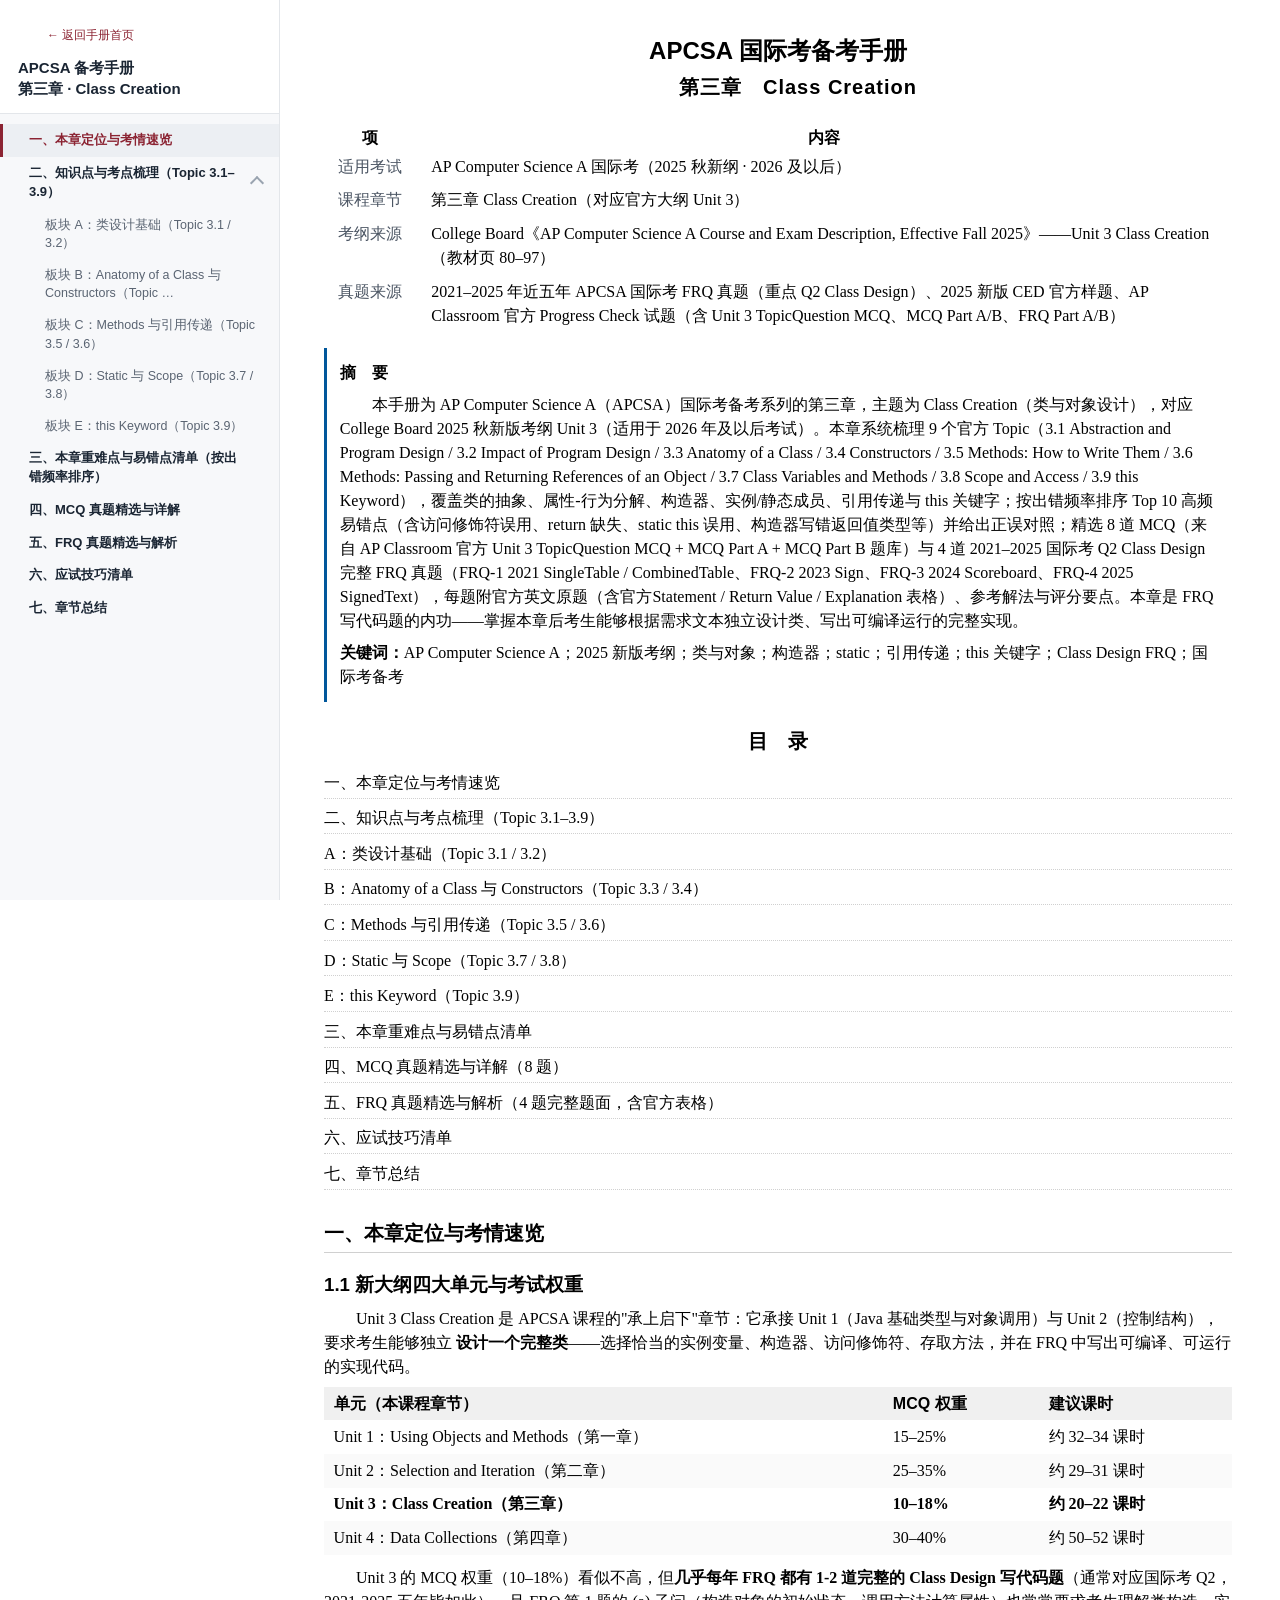
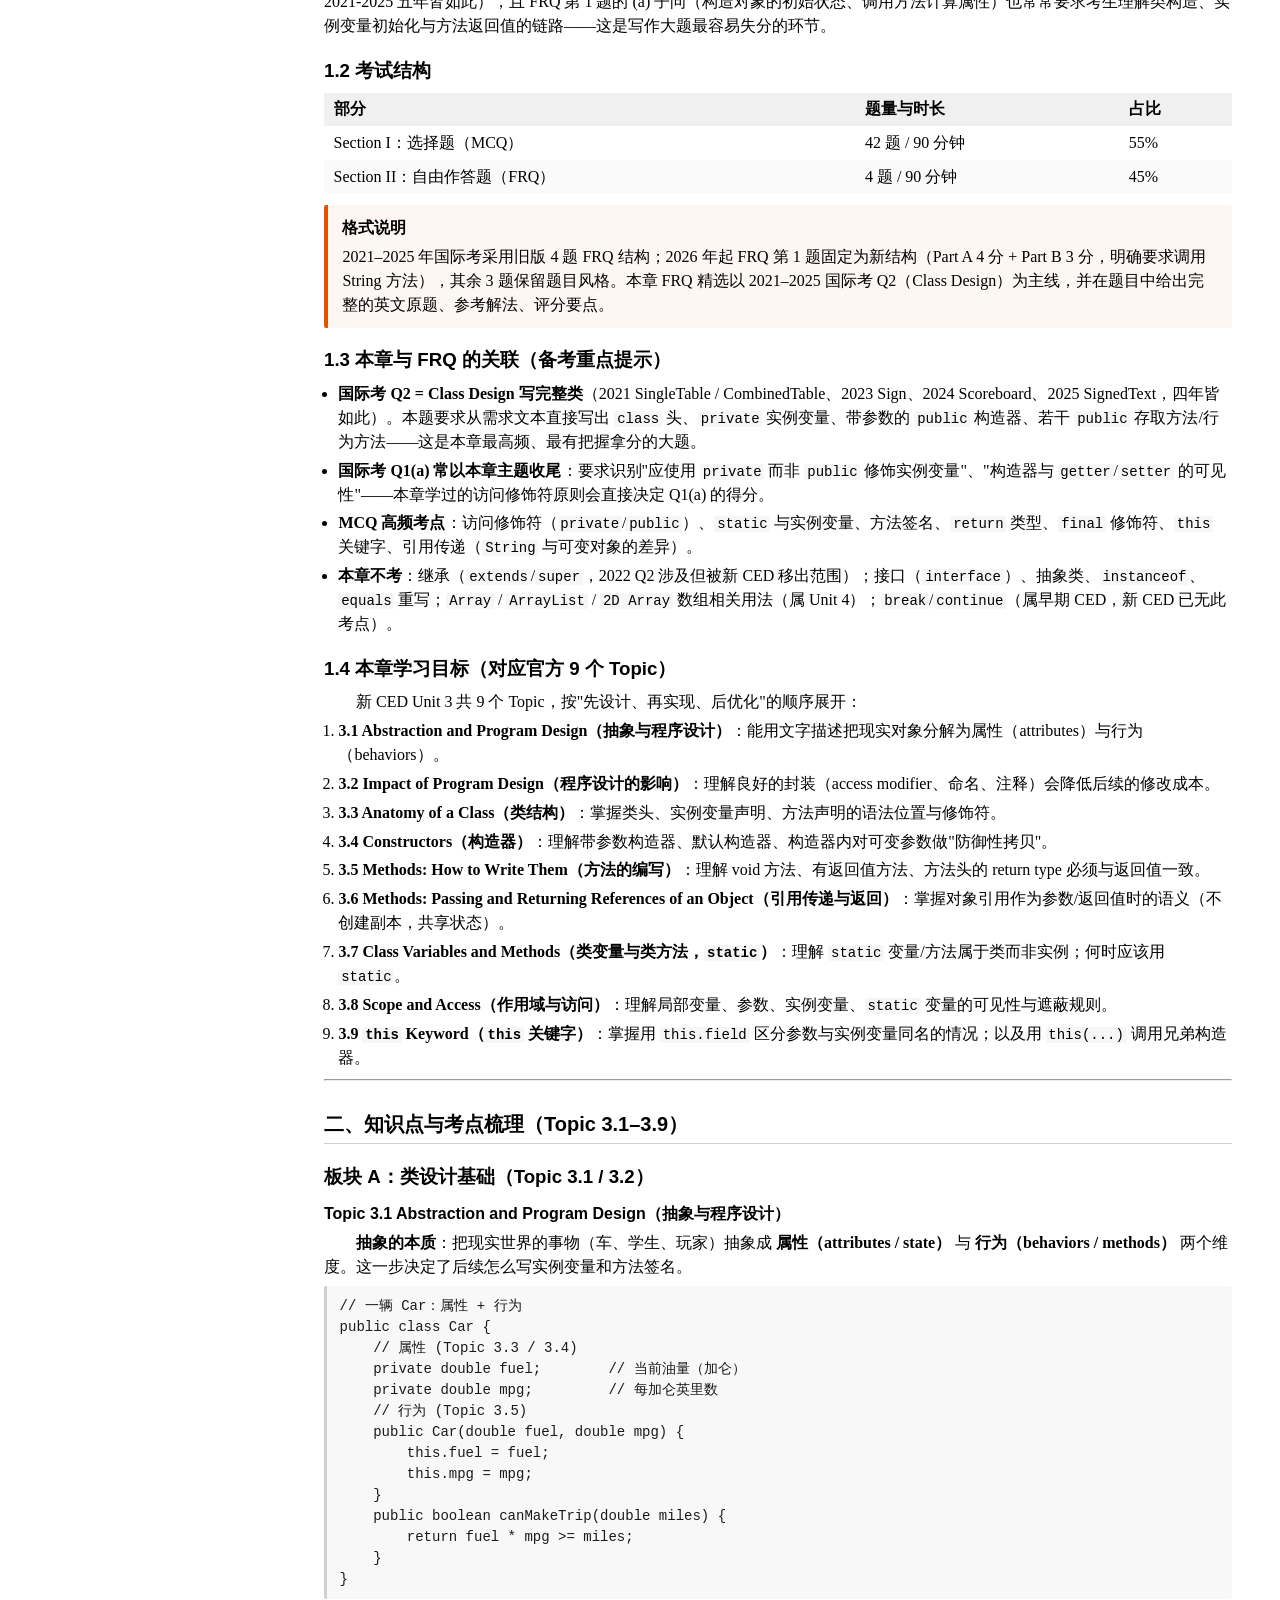
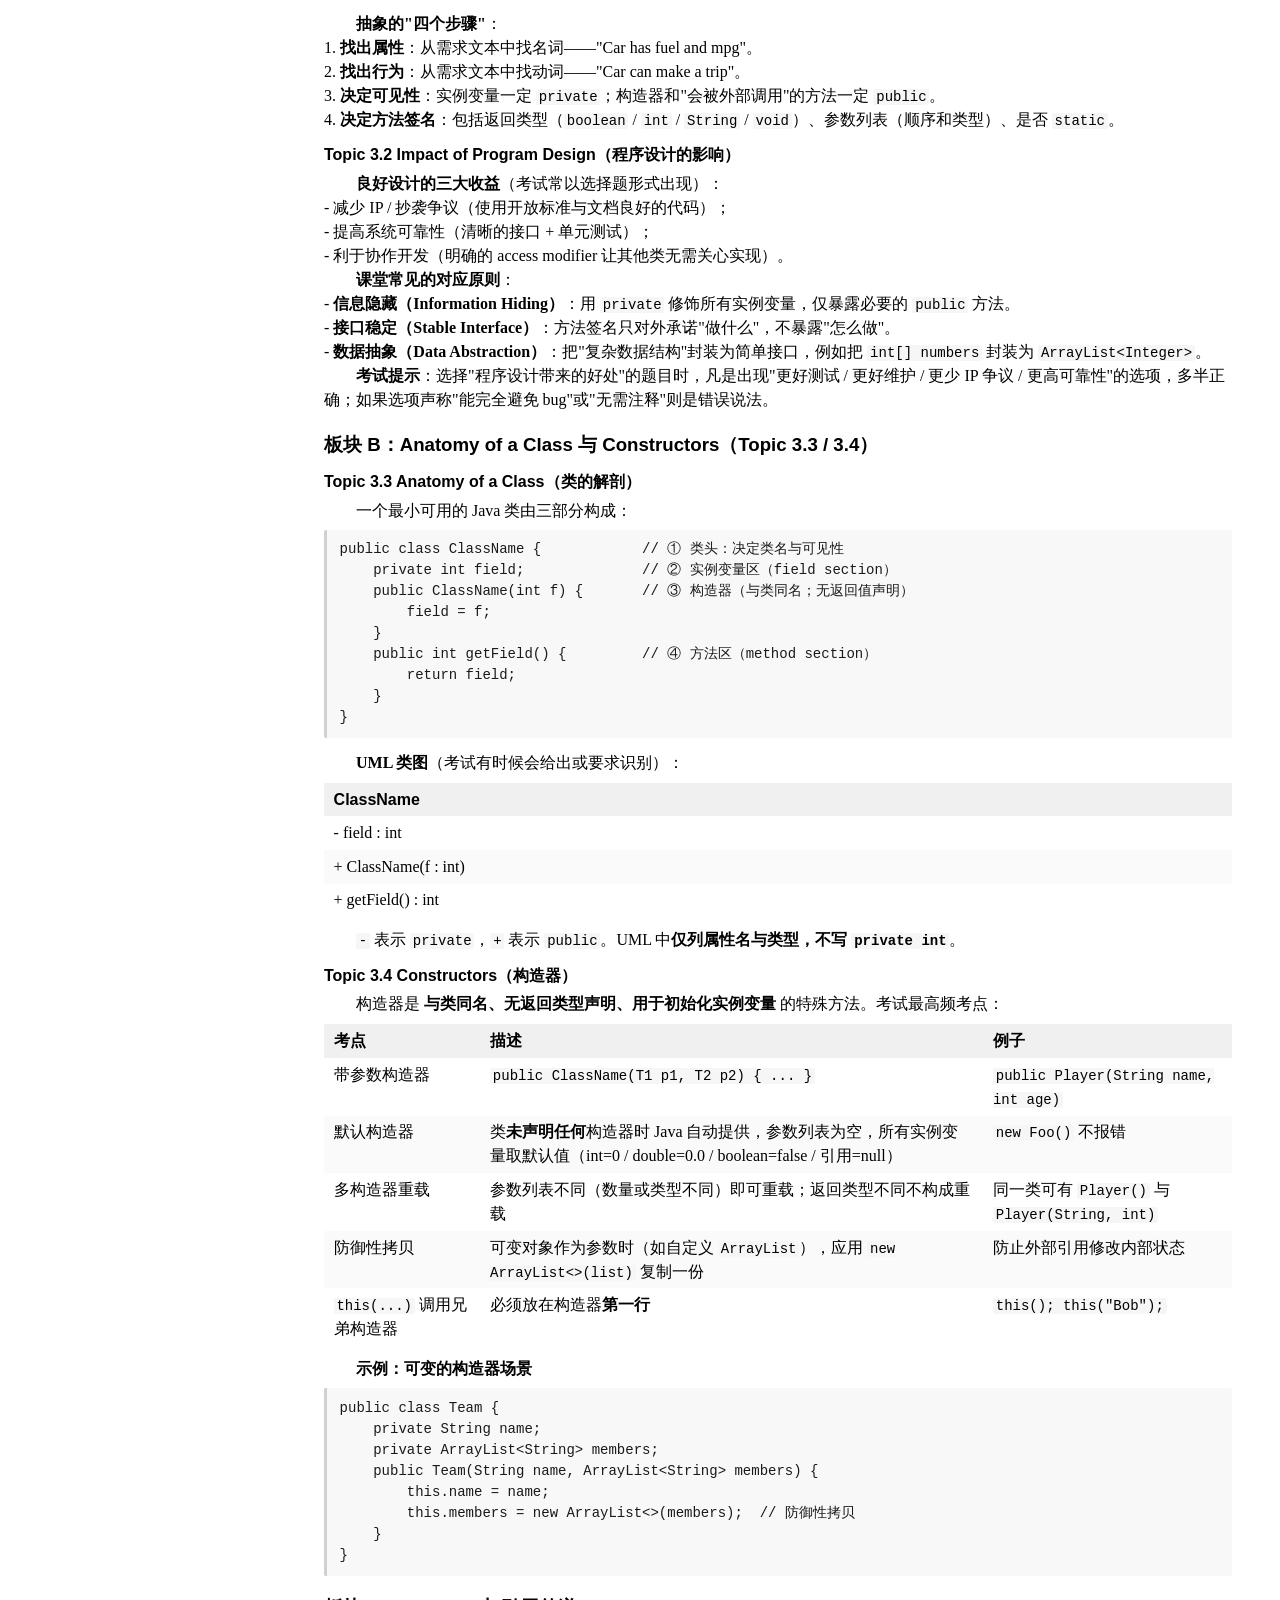
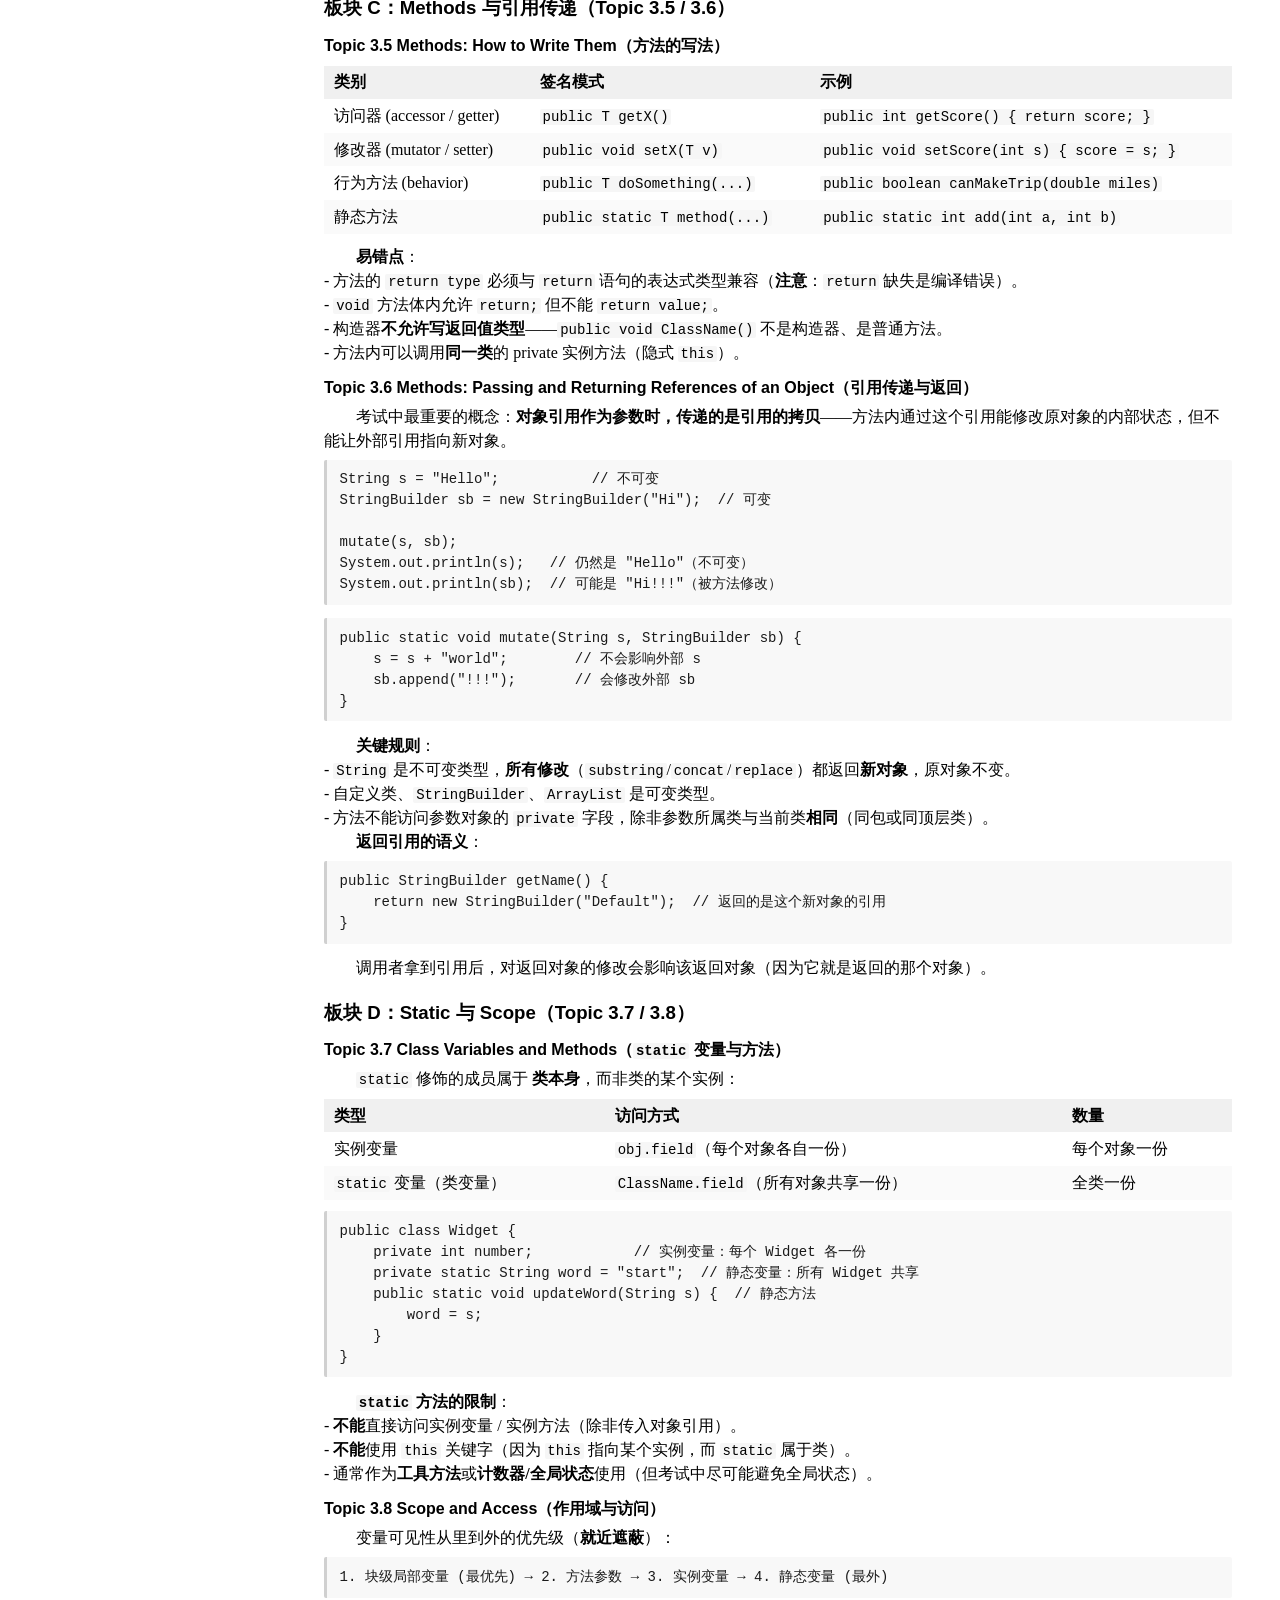
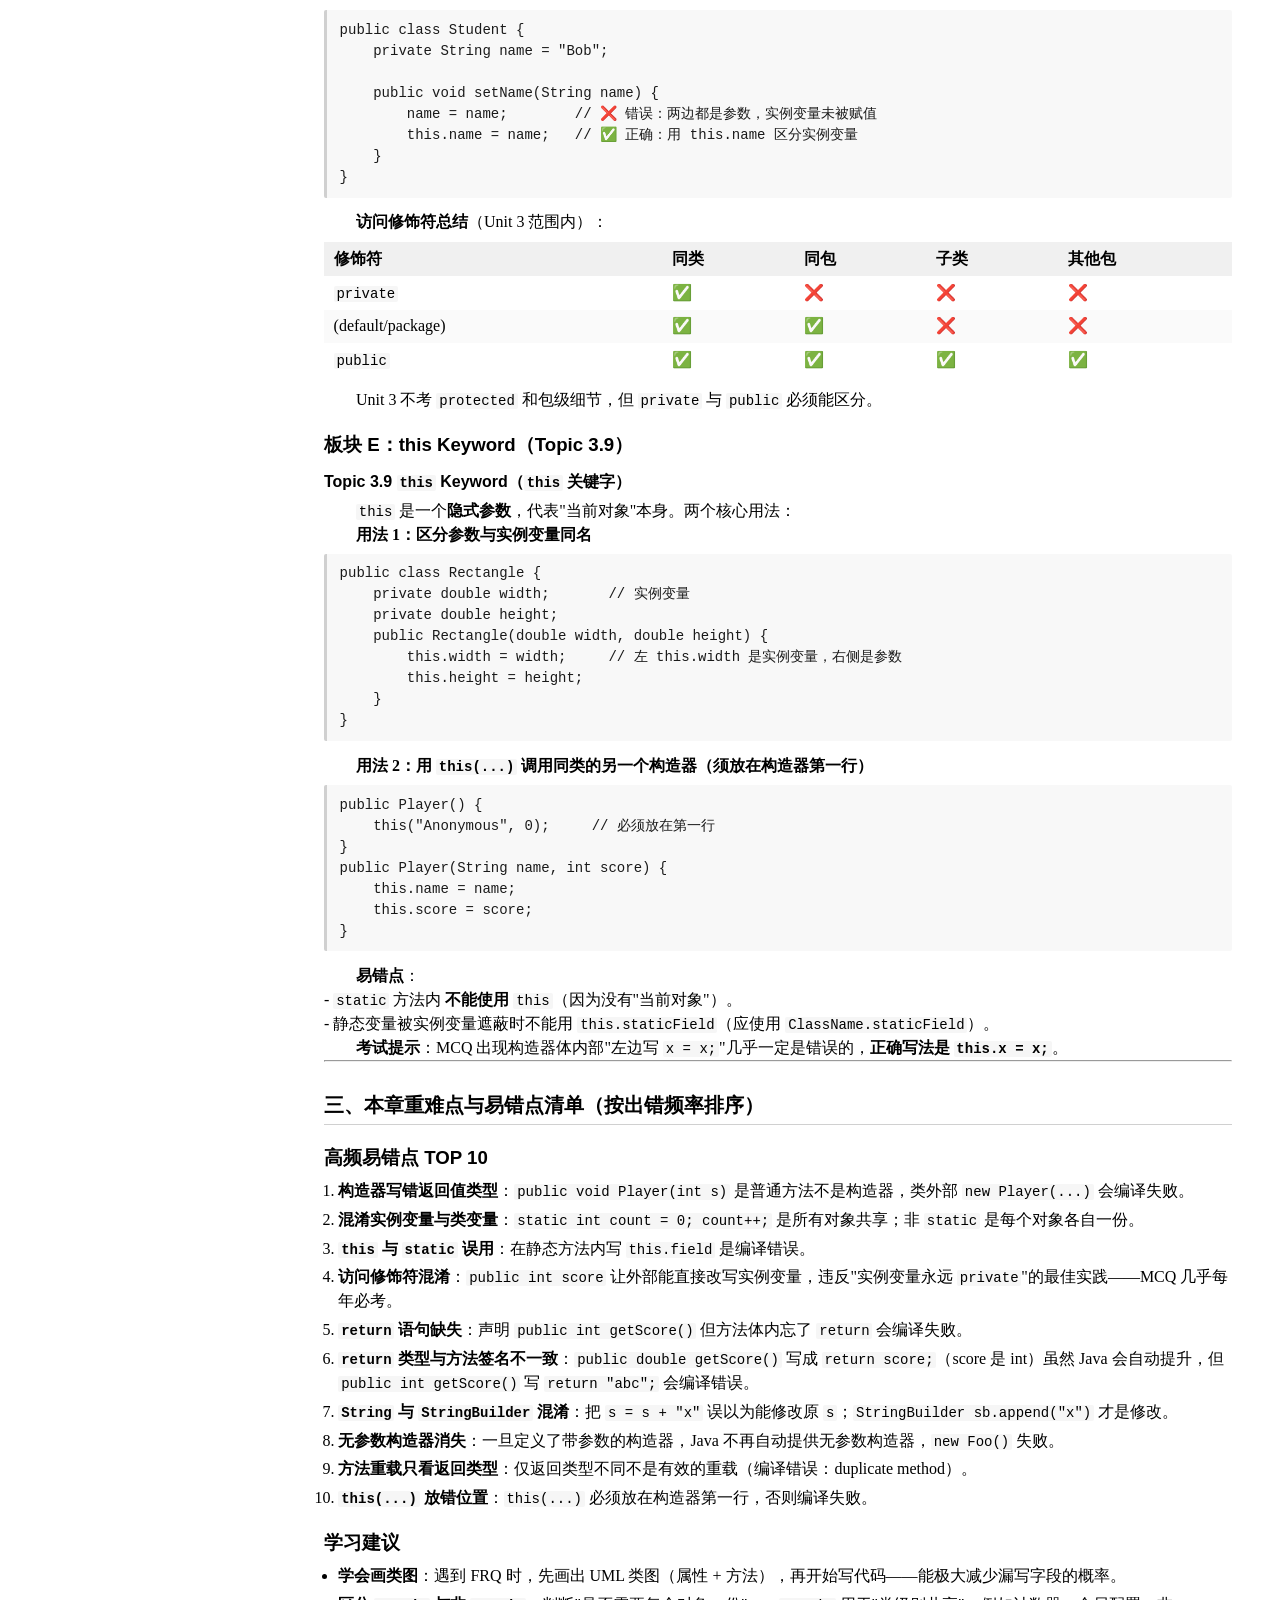
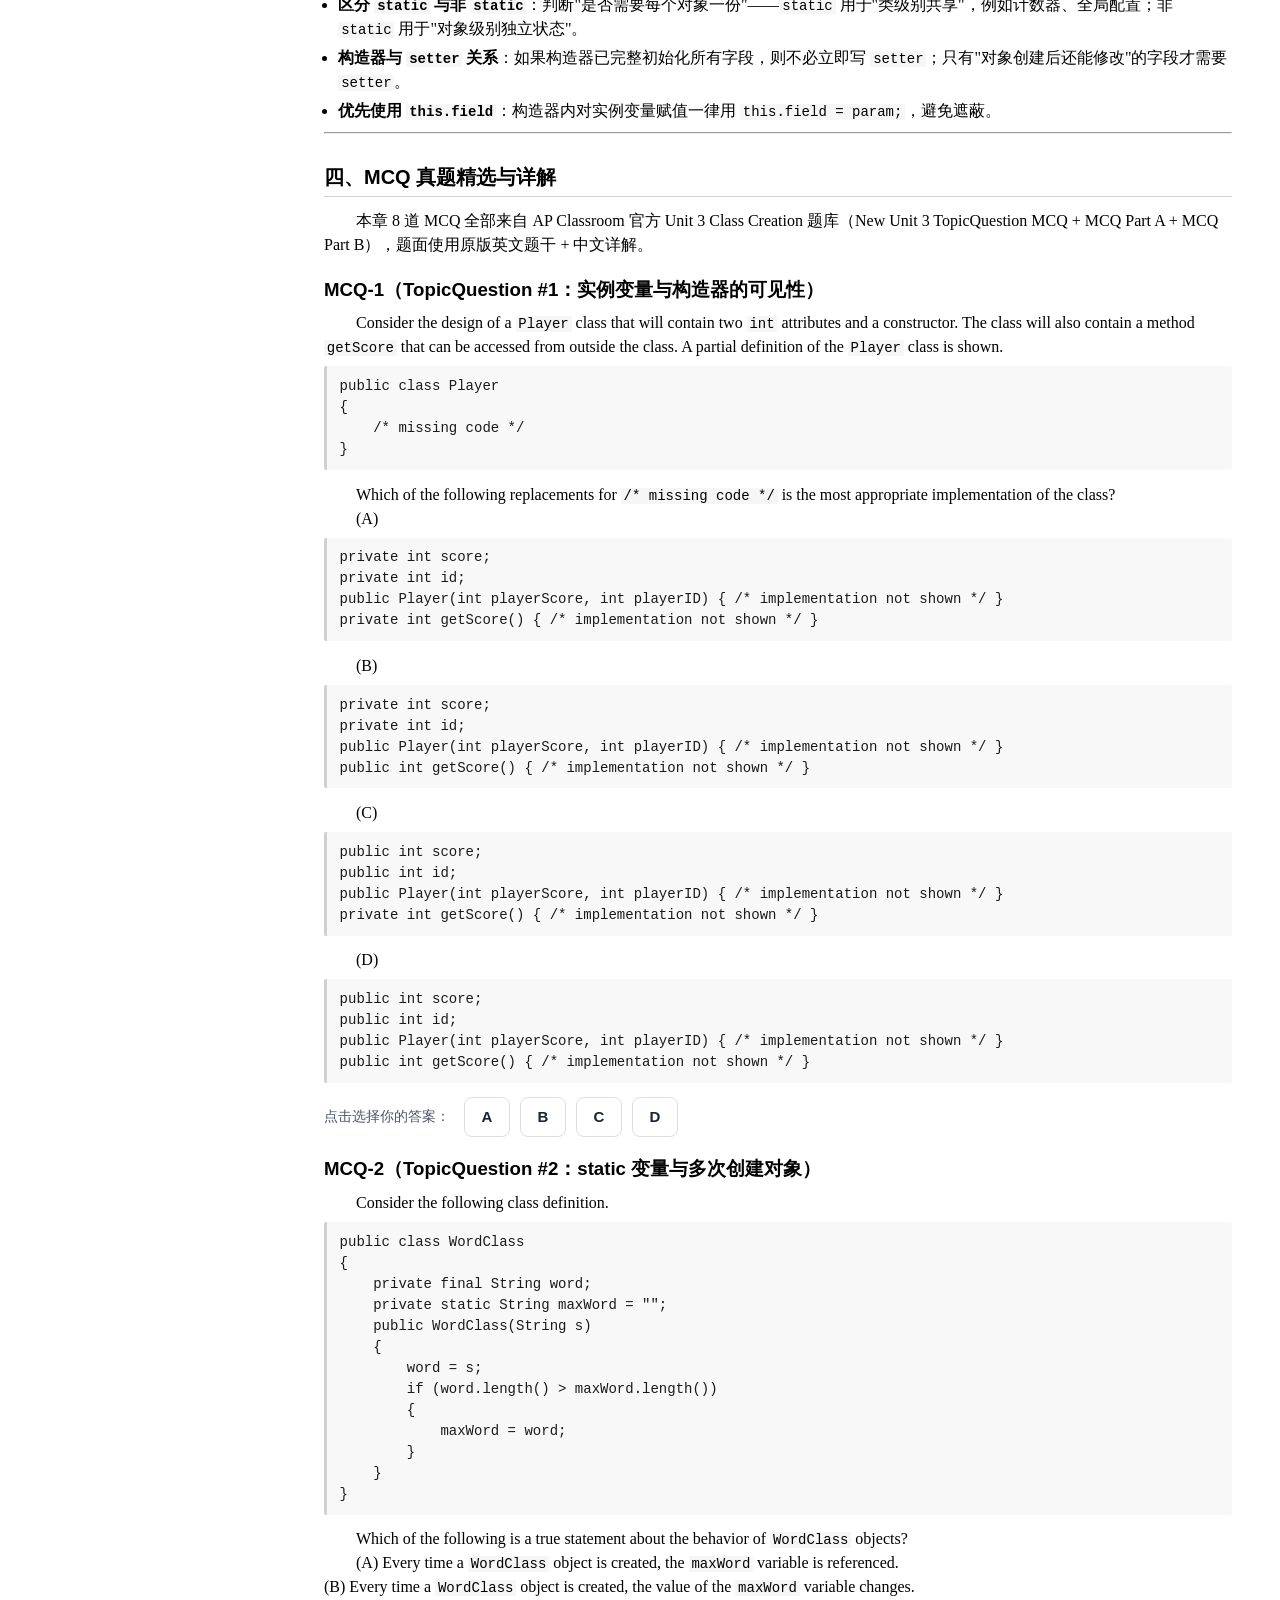
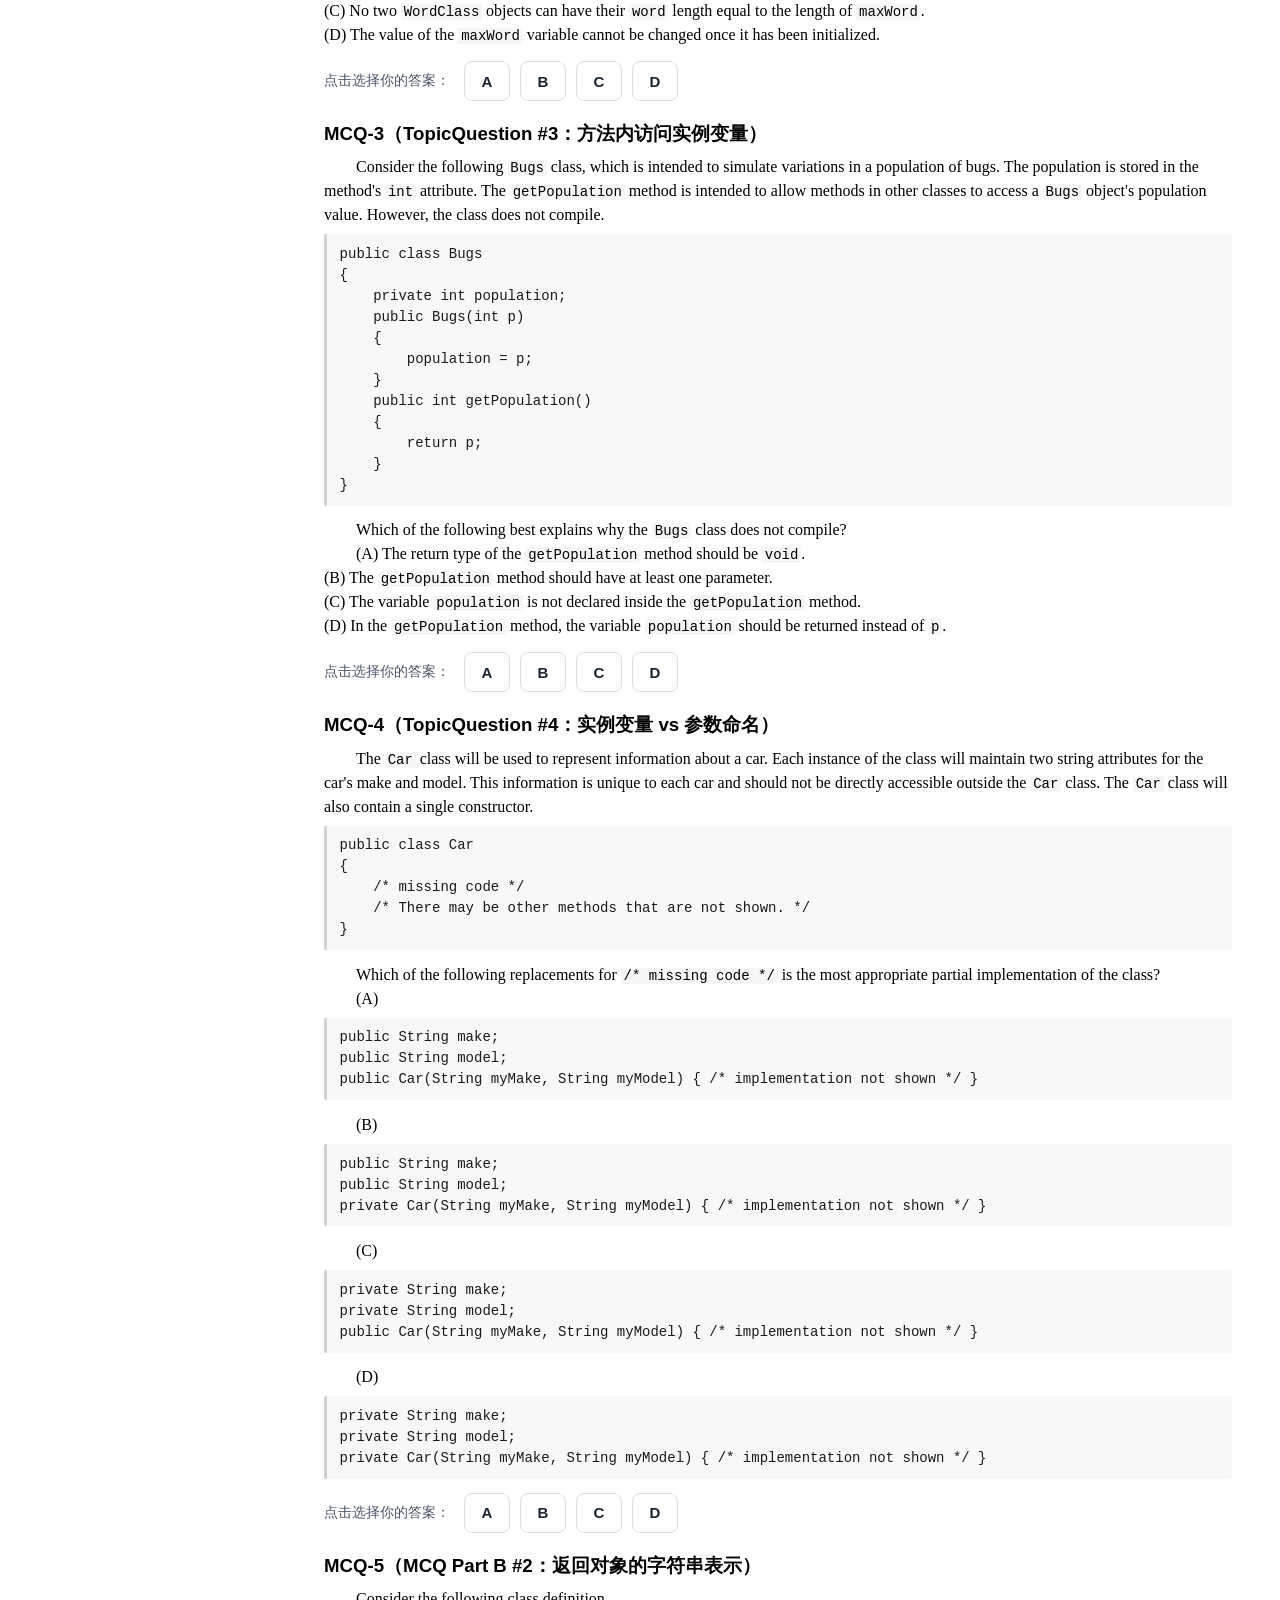
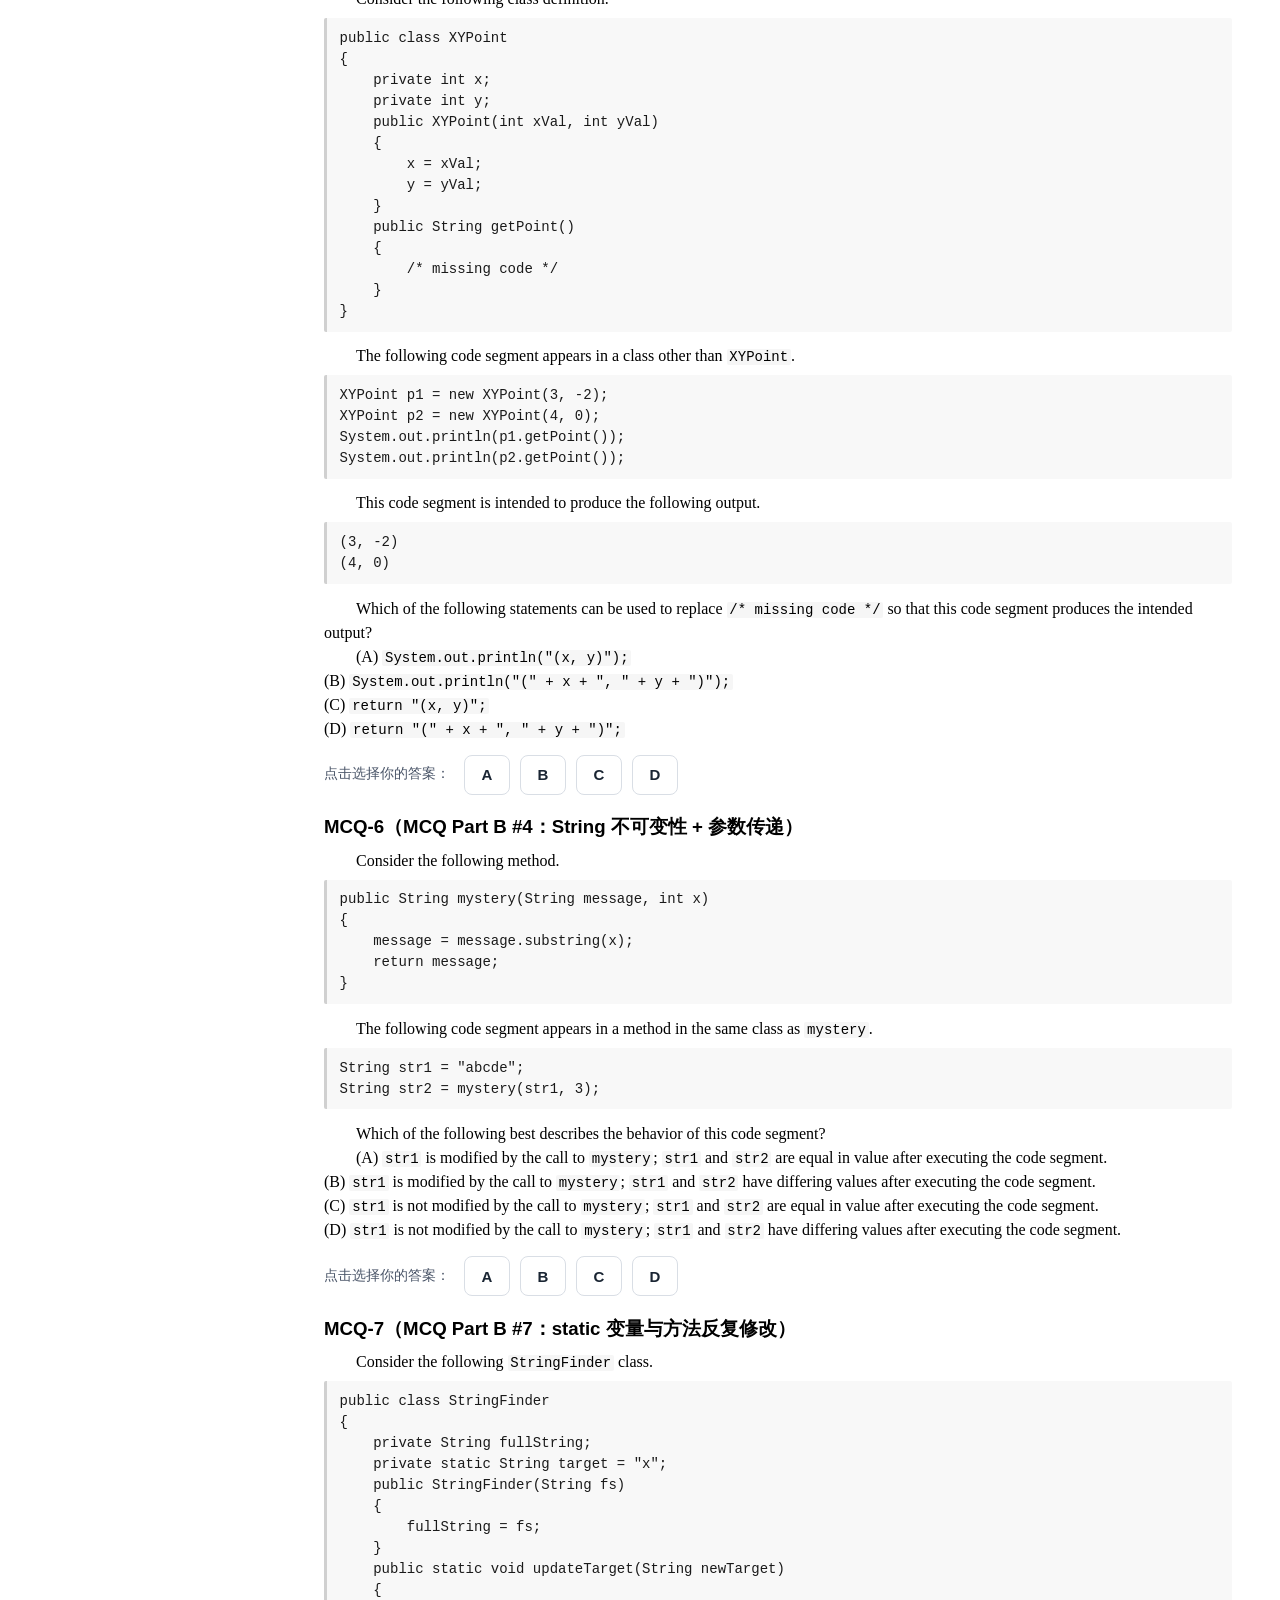
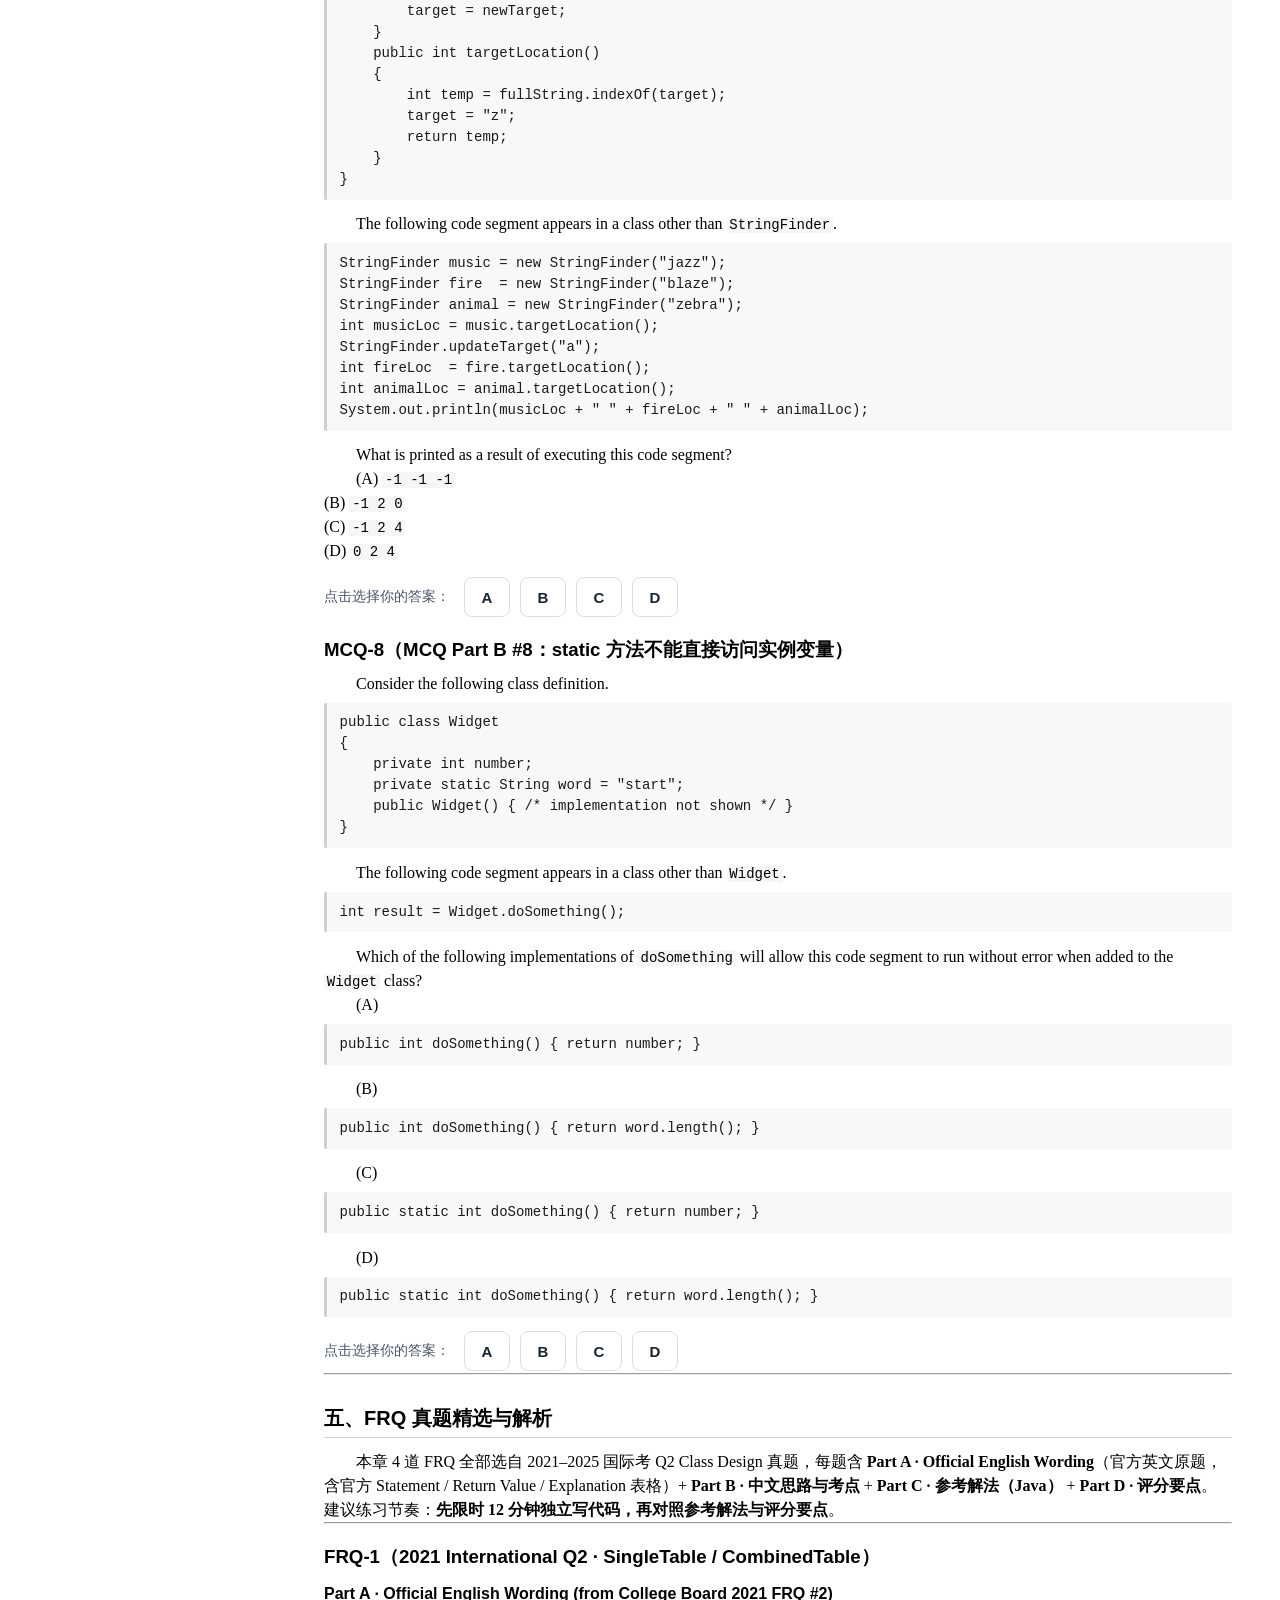
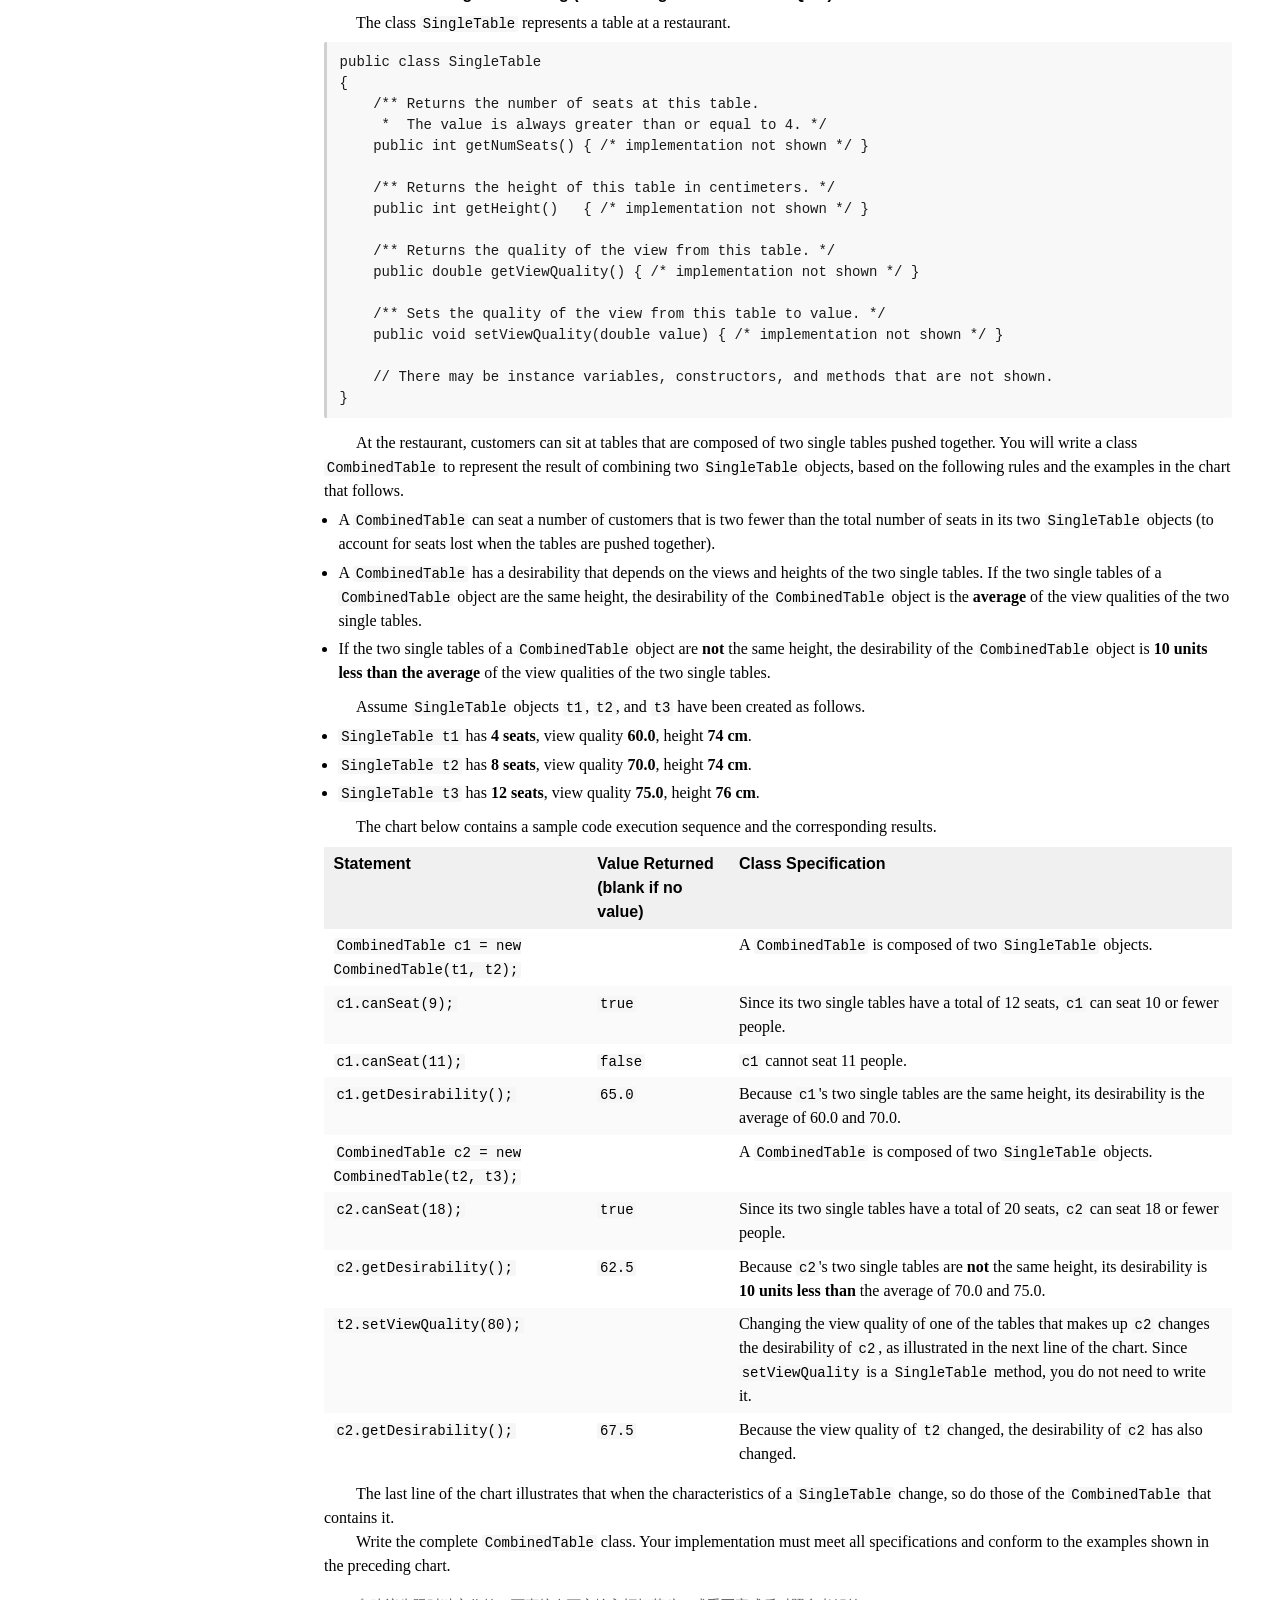
<file: unit3.html>
<!DOCTYPE html>
<html lang="zh-CN">
<head>
  <meta charset="UTF-8">
  <meta name="viewport" content="width=device-width, initial-scale=1.0">
  <meta name="docx-page-size" content="A4">
  <title>APCSA 国际考备考手册 · 第三章 Class Creation（类与对象设计）</title>
  <style>
  /* ============================================
   *  CSS @page 页面模型：封面无家具 / 正文页脚页码
   * ============================================ */
  @page {
    @bottom-center { content: counter(page); }
  }
  @page cover {
    @bottom-center { content: none; }
  }
  section[role="cover"] { page: cover; }

  /* ============================================
   *  :root 设计令牌映射
   * ============================================ */
  :root {
    /* Typography - 来自 design_tokens */
    --fs-title: var(--typography-fontSize-title, 18pt);
    --fs-h1: var(--typography-fontSize-h1, 15pt);
    --fs-h2: var(--typography-fontSize-h2, 14pt);
    --fs-h3: var(--typography-fontSize-h3, 12pt);
    --fs-body: var(--typography-fontSize-body, 12pt);
    --fs-abstract: var(--typography-fontSize-abstract, 11pt);
    --fs-small: var(--typography-fontSize-caption, 10.5pt);
    --fs-foot: var(--typography-fontSize-footnote, 9pt);
    --fs-code: var(--fs-small, 10.5pt);
    --ff-heading: var(--typography-fontFamily-heading, "黑体", SimHei, sans-serif);
    --ff-body: var(--typography-fontFamily-body, "宋体", SimSun, serif);
    --ff-code: var(--typography-fontFamily-code, "Courier New", Consolas, monospace);
    --lh-body: var(--typography-lineHeight-body, 1.5);
    --lh-heading: var(--typography-lineHeight-heading, 1.5);
    --fw-bold: var(--typography-fontWeight-heading, bold);
    --fw-normal: var(--typography-fontWeight-body, normal);
    /* Color - 来自 design_tokens + 扩展 */
    --color-text: var(--color-text, #000000);
    --color-heading: var(--color-heading, #000000);
    --color-link: var(--color-link, #0000EE);
    --color-bg: var(--color-background, #ffffff);
    --color-tbl-head-bg: var(--color-tableHeaderBg, #f0f0f0);
    --color-muted: #4b5563;
    --color-border: #d0d0d0;
    --color-rule: #cccccc;
    --color-code-inline-bg: #f6f6f6;
    --color-code-block-bg: #f8f8f8;
    --color-code-fg: #1a1a1a;
    --color-tbl-alt-bg: #fafafa;
    --color-info: #01579b;
    --color-info-bg: rgba(1, 87, 155, 0.05);
    --color-warn: #e65100;
    --color-warn-bg: rgba(230, 81, 0, 0.05);
    --color-danger: #c62828;
    --color-danger-bg: rgba(198, 40, 40, 0.05);
    --color-success: #2e7d32;
    --color-success-bg: rgba(46, 125, 50, 0.05);
    --color-card-bg: #fdfdfd;
    --color-analysis-bg: #f6f8fa;
    --color-highlight-bg: #fff8e6;
    /* Spacing - 来自 design_tokens + 扩展 */
    --spacing-paragraph: var(--spacing-paragraph, 0.5em);
    --spacing-section: var(--spacing-sectionGap, 1.5em);
    --spacing-block: 0.8em;
    --spacing-indent: var(--spacing-indent, 2em);
    --spacing-tiny: 0.2em;
    --spacing-xs: 0.3em;
    --spacing-s: 0.4em;
    --spacing-m: 0.5em;
    --spacing-l: 0.6em;
    --spacing-xl: 0.7em;
    --spacing-2xl: 0.9em;
    --spacing-3xl: 1.0em;
    --spacing-4xl: 1.2em;
    --spacing-5xl: 1.4em;
    --spacing-6xl: 1.6em;
    /* Layout */
    --margin-page: 2.5cm;
    --page-content-width: 16cm;
  }

  * { box-sizing: border-box; margin: 0; padding: 0; }
  html, body { background: var(--color-bg); }
  body {
    font-family: var(--ff-body);
    font-size: var(--fs-body);
    line-height: var(--lh-body);
    color: var(--color-text);
    background: var(--color-bg);
    max-width: var(--page-content-width);
    margin: 0 auto;
    padding: var(--spacing-m);
  }

  /* 标题：黑体加粗 */
  h1, h2, h3, h4 {
    font-family: var(--ff-heading);
    color: var(--color-heading);
    font-weight: var(--fw-bold);
    line-height: var(--lh-heading);
  }
  h1 { font-size: var(--fs-title); text-align: center; margin: var(--spacing-4xl) 0 var(--spacing-s) 0; }
  h2 {
    font-size: var(--fs-h1);
    margin-top: var(--spacing-5xl);
    margin-bottom: var(--spacing-l);
    padding-bottom: var(--spacing-tiny);
    border-bottom: 1px solid var(--color-border);
  }
  h3 { font-size: var(--fs-h2); margin-top: var(--spacing-3xl); margin-bottom: var(--spacing-s); }
  h4 { font-size: var(--fs-h3); margin-top: var(--spacing-xl); margin-bottom: var(--spacing-xs); }

  /* 段落：首行缩进 2em（学术论文规范） */
  p { margin-bottom: var(--spacing-paragraph); text-indent: 2em; }
  p.no-indent { text-indent: 0; }

  /* 内联强调 */
  strong { font-weight: var(--fw-bold); color: var(--color-text); }
  em { font-style: italic; }
  code {
    font-family: var(--ff-code);
    font-size: var(--fs-code);
    background: var(--color-code-inline-bg);
    padding: 0 var(--spacing-tiny);
    border-radius: 2px;
  }

  /* 列表 */
  ul, ol { margin: var(--spacing-xs) 0 var(--spacing-l) 0; padding-left: var(--spacing-2xl); }
  li { margin-bottom: var(--spacing-xs); }
  li p { text-indent: 0; margin-bottom: var(--spacing-tiny); }

  /* ============================================
   *  封面
   * ============================================ */
  section[role="cover"] { padding: var(--spacing-3xl) 0 var(--spacing-3xl) 0; }
  .cover-eyebrow { text-align: center; font-size: var(--fs-h3); color: var(--color-muted); margin-bottom: var(--spacing-l); }
  .cover-title {
    text-align: center;
    font-family: var(--ff-heading);
    font-size: var(--fs-title);
    font-weight: var(--fw-bold);
    margin: var(--spacing-s) 0 var(--spacing-tiny) 0;
    line-height: 1.4;
  }
  .cover-subtitle {
    text-align: center;
    font-family: var(--ff-heading);
    font-size: var(--fs-h1);
    font-weight: var(--fw-bold);
    margin: var(--spacing-tiny) 0 var(--spacing-4xl) 0;
    letter-spacing: 0.05em;
  }
  .cover-meta { text-align: center; margin: var(--spacing-5xl) auto 0 auto; }
  .cover-meta-info { border-collapse: collapse; margin: 0 auto; }
  .cover-meta-info td {
    padding: var(--spacing-xs) var(--spacing-2xl);
    font-size: var(--fs-body);
    border: none;
    vertical-align: top;
    text-align: left;
  }
  .cover-meta-info td:first-child { text-align: right; color: var(--color-muted); white-space: nowrap; }

  /* ============================================
   *  摘要（AP-01 必需）
   * ============================================ */
  .abstract {
    margin-bottom: var(--spacing-section);
    padding: var(--spacing-block);
    border-left: 3px solid var(--color-info);
  }
  .abstract-heading { font-weight: var(--fw-bold); margin-bottom: var(--spacing-m); text-indent: 0; font-family: var(--ff-heading); }
  .abstract-text { text-indent: 2em; margin-bottom: var(--spacing-m); }
  .keywords { margin-top: var(--spacing-m); text-indent: 0; }

  /* ============================================
   *  目录
   * ============================================ */
  nav.doc-toc { margin: var(--spacing-4xl) 0 var(--spacing-6xl) 0; }
  .toc-title {
    text-align: center;
    font-family: var(--ff-heading);
    font-size: var(--fs-h1);
    font-weight: var(--fw-bold);
    margin-bottom: var(--spacing-l);
    text-indent: 0;
  }
  ol.toc-list { list-style: none; padding-left: 0; }
  ol.toc-list li {
    padding: 0.18em 0;
    border-bottom: 1px dotted var(--color-border);
  }
  ol.toc-list li a { color: var(--color-text); text-decoration: none; display: block; }
  ol.toc-list li a:hover { color: var(--color-link); }
  ol.toc-list li .toc-sub { padding-left: var(--spacing-indent); font-size: var(--fs-small); }

  /* ============================================
   *  三线表
   * ============================================ */
  table.three-line-table {
    border-collapse: collapse;
    width: 100%;
    margin: var(--spacing-m) 0 var(--spacing-xl) 0;
  }
  table.three-line-table caption {
    font-size: var(--fs-small);
    margin-bottom: var(--spacing-xs);
    text-align: center;
    font-family: var(--ff-heading);
    color: var(--color-muted);
    caption-side: top;
  }
  table.three-line-table thead tr:first-child { border-top: 1.5pt solid var(--color-text); }
  table.three-line-table thead tr:last-child { border-bottom: 0.75pt solid var(--color-text); }
  table.three-line-table tbody tr:last-child { border-bottom: 1.5pt solid var(--color-text); }
  table.three-line-table td, table.three-line-table th {
    border-left: none;
    border-right: none;
    padding: var(--spacing-xs) var(--spacing-l);
    text-align: left;
    vertical-align: top;
  }
  table.three-line-table th {
    font-family: var(--ff-heading);
    font-weight: var(--fw-bold);
    background: var(--color-tbl-head-bg);
  }
  table.three-line-table tbody tr:nth-child(even) { background: var(--color-tbl-alt-bg); }

  /* ============================================
   *  代码块
   * ============================================ */
  pre.code-block {
    font-family: var(--ff-code);
    font-size: var(--fs-code);
    line-height: 1.5;
    background: var(--color-code-block-bg);
    border-left: 3px solid var(--color-border);
    padding: var(--spacing-xl) var(--spacing-2xl);
    margin: var(--spacing-m) 0 var(--spacing-2xl) 0;
    overflow-x: auto;
    white-space: pre;
    color: var(--color-code-fg);
    border-radius: 2px;
  }
  pre.code-block code { background: transparent; padding: 0; font-size: var(--fs-code); border-radius: 0; }

  /* ============================================
   *  Callout
   * ============================================ */
  .callout {
    padding: var(--spacing-xl) var(--spacing-2xl);
    margin: var(--spacing-xl) 0;
    border-left: 4px solid var(--color-info);
    background: var(--color-info-bg);
    border-radius: 2px;
  }
  .callout-warning { border-left-color: var(--color-warn); background: var(--color-warn-bg); }
  .callout-danger  { border-left-color: var(--color-danger); background: var(--color-danger-bg); }
  .callout-success { border-left-color: var(--color-success); background: var(--color-success-bg); }
  .callout-title {
    font-weight: var(--fw-bold);
    margin-bottom: var(--spacing-xs);
    font-family: var(--ff-heading);
    text-indent: 0;
  }
  .callout p { text-indent: 0; margin-bottom: var(--spacing-xs); }
  .callout p:last-child { margin-bottom: 0; }

  /* ============================================
   *  MCQ / FRQ 题块
   * ============================================ */
  .q-block {
    margin: var(--spacing-2xl) 0 var(--spacing-3xl) 0;
    padding: var(--spacing-xl) var(--spacing-2xl);
    border: 1px solid var(--color-border);
    border-radius: 3px;
    background: var(--color-card-bg);
  }
  .q-block .q-tag {
    display: inline-block;
    font-family: var(--ff-heading);
    font-weight: var(--fw-bold);
    font-size: var(--fs-h3);
    color: var(--color-info);
    margin-right: var(--spacing-m);
  }
  .q-block .q-meta { font-size: var(--fs-small); color: var(--color-muted); margin-bottom: var(--spacing-s); }
  .q-block .q-stem { margin: var(--spacing-s) 0 var(--spacing-m) 0; }
  .q-block .q-stem p { text-indent: 0; margin-bottom: var(--spacing-xs); }
  .q-block .q-options { margin: var(--spacing-xs) 0 var(--spacing-m) 0; }
  .q-block .q-options li { list-style: none; }
  .q-block .q-analysis {
    margin-top: var(--spacing-m);
    padding: var(--spacing-m) var(--spacing-xl);
    background: var(--color-analysis-bg);
    border-left: 3px solid var(--color-info);
    font-size: var(--fs-body);
    border-radius: 2px;
  }
  .q-block .q-analysis p { text-indent: 0; margin-bottom: var(--spacing-xs); }
  .q-block .q-answer { font-weight: var(--fw-bold); color: var(--color-danger); }

  .frq-block {
    margin: var(--spacing-3xl) 0 var(--spacing-4xl) 0;
    padding: var(--spacing-2xl) var(--spacing-3xl);
    border: 1px solid var(--color-border);
    border-radius: 3px;
    background: var(--color-card-bg);
    page-break-inside: avoid;
  }
  .frq-block .frq-header {
    font-family: var(--ff-heading);
    font-weight: var(--fw-bold);
    font-size: var(--fs-h2);
    color: var(--color-info);
    margin-bottom: var(--spacing-xs);
  }
  .frq-block .frq-meta { font-size: var(--fs-small); color: var(--color-muted); margin-bottom: var(--spacing-l); }
  .frq-block .frq-section-title {
    font-family: var(--ff-heading);
    font-weight: var(--fw-bold);
    margin: var(--spacing-xl) 0 var(--spacing-xs) 0;
  }
  .frq-block p { text-indent: 0; margin-bottom: var(--spacing-xs); }
  .frq-block .frq-stem p { text-indent: 2em; margin-bottom: var(--spacing-xs); }
  .frq-block .solution-block {
    background: var(--color-analysis-bg);
    border-left: 3px solid var(--color-info);
    padding: var(--spacing-l) var(--spacing-xl);
    margin: var(--spacing-m) 0;
    border-radius: 2px;
  }
  .frq-block .analysis-block {
    background: var(--color-highlight-bg);
    border-left: 3px solid var(--color-warn);
    padding: var(--spacing-l) var(--spacing-xl);
    margin: var(--spacing-m) 0;
    border-radius: 2px;
  }
  .frq-block .analysis-block p { text-indent: 0; margin-bottom: var(--spacing-xs); }

  /* 知识点标签 */
  .key-point { font-family: var(--ff-heading); font-weight: var(--fw-bold); color: var(--color-text); }

  /* ============================================
   *  参考文献（AP-02 必需）
   * ============================================ */
  .references {
    margin-top: var(--spacing-5xl);
    padding-top: var(--spacing-l);
    border-top: 1px solid var(--color-border);
  }
  .references ol { padding-left: var(--spacing-indent); }
  .references li { margin-bottom: var(--spacing-s); font-size: var(--fs-small); }
  .ref-type { color: var(--color-muted); }

  /* 打印 / 分页优化 */
  @media print {
    body { padding: 0; }
    h2 { page-break-after: avoid; }
    h3, h4 { page-break-after: avoid; }
    .q-block, .frq-block { page-break-inside: avoid; }
  }
  </style>
<style>
/* ===== 侧边导航栏（WorkBuddy 注入 v4） ===== */
@media (min-width: 1100px) {
  body {
    padding-left: 324px !important;
    padding-right: 48px !important;
    max-width: 1560px !important;
    margin: 0 auto !important;
  }
}
@media (max-width: 1099px) {
  body {
    padding-left: 26px !important;
    padding-right: 26px !important;
  }
}
#wb-sidebar {
  position: fixed; top: 0; left: 0; bottom: 0;
  width: 280px;
  background: #f7f8fa;
  border-right: 1px solid #e3e6ea;
  overflow-y: auto;
  z-index: 999;
  font-family: "Helvetica Neue", "PingFang SC", "Microsoft YaHei", Arial, sans-serif;
  transition: transform .25s ease;
}
#wb-sidebar .wb-brand {
  padding: 20px 18px 14px;
  border-bottom: 1px solid #e3e6ea;
  background: #fff;
  position: sticky; top: 0;
}
#wb-sidebar .wb-home {
  display: inline-block;
  font-size: 12px; color: #8b2332; text-decoration: none;
  margin-bottom: 6px;
}
#wb-sidebar .wb-home:hover { text-decoration: underline; }
#wb-sidebar .wb-chapter {
  font-size: 15px; font-weight: 700; color: #1a2533; line-height: 1.4;
}
#wb-sidebar .wb-list { padding: 10px 0 30px; }
#wb-sidebar a {
  display: block;
  text-decoration: none;
  color: #4a5568;
  font-size: 13px;
  line-height: 1.45;
  padding: 7px 18px 7px 26px;
  border-left: 3px solid transparent;
}
#wb-sidebar a.wb-h2 {
  font-weight: 600;
  color: #1a2533;
  position: relative;
  padding-right: 40px;
}
#wb-sidebar a:hover { background: #eceff3; color: #8b2332; }
#wb-sidebar a.wb-active {
  background: #eceff3;
  color: #8b2332;
  border-left-color: #8b2332;
  font-weight: 600;
}
/* ^ 折叠箭头（独立开关，不随标题跳转） */
#wb-sidebar .wb-caret {
  position: absolute; right: 8px; top: 0; bottom: 0;
  width: 28px;
  display: flex; align-items: center; justify-content: center;
  cursor: pointer;
}
#wb-sidebar .wb-caret::before {
  content: "";
  width: 8px; height: 8px;
  border-right: 2px solid #9aa4b0;
  border-bottom: 2px solid #9aa4b0;
  transform: rotate(45deg);          /* 收起：箭头向下 */
  transition: transform .2s;
}
#wb-sidebar .wb-group.open > a.wb-h2 .wb-caret::before {
  transform: rotate(-135deg);        /* 展开：箭头向上 ^ */
}
#wb-sidebar .wb-caret:hover::before { border-color: #8b2332; }
#wb-sidebar .wb-sub { display: none; }
#wb-sidebar .wb-group.open > .wb-sub { display: block; }
#wb-sidebar .wb-sub a { padding-left: 42px; font-size: 12.5px; color: #5a6472; }
#wb-sidebar::-webkit-scrollbar { width: 6px; }
#wb-sidebar::-webkit-scrollbar-thumb { background: #c9cfd6; border-radius: 3px; }
#wb-sidebar::-webkit-scrollbar-track { background: transparent; }
#wb-toggle {
  display: none;
  position: fixed; left: 14px; bottom: 18px;
  z-index: 1000;
  background: #8b2332; color: #fff;
  border: none; border-radius: 999px;
  padding: 10px 18px;
  font-size: 14px;
  font-family: "Helvetica Neue", "PingFang SC", "Microsoft YaHei", Arial, sans-serif;
  box-shadow: 0 4px 14px rgba(0,0,0,.25);
  cursor: pointer;
}
@media (max-width: 1099px) {
  #wb-sidebar { transform: translateX(-100%); box-shadow: 4px 0 24px rgba(0,0,0,.15); }
  #wb-sidebar.wb-show { transform: translateX(0); }
  #wb-toggle { display: block; }
}
section[id], h2[id], h3[id], div[id] { scroll-margin-top: 16px; }
</style>

<style id="wb-interactive-style">
/* ===== 交互练习（WorkBuddy 注入） ===== */
li.wb-opt {
  list-style: none;
  padding: 9px 14px;
  margin: 6px 0;
  border: 1px solid var(--line, #d9dee5);
  border-radius: 8px;
  background: var(--card, #fff);
  cursor: pointer;
  transition: background .12s ease, border-color .12s ease;
}
li.wb-opt:hover { border-color: var(--accent, #8b2332); background: var(--accent-soft, #f7eef0); }
button.wb-opt {
  font-family: "Helvetica Neue", Arial, sans-serif;
  font-size: 15px; font-weight: 700;
  min-width: 46px; height: 40px;
  border: 1px solid var(--line, #d9dee5);
  border-radius: 8px;
  background: var(--card, #fff);
  color: var(--ink, #1a2533);
  cursor: pointer;
  transition: background .12s ease, border-color .12s ease;
}
button.wb-opt:hover { border-color: var(--accent, #8b2332); background: var(--accent-soft, #f7eef0); }
.wb-opt.wb-correct { border-color: #2e7d32 !important; background: #e8f5e9 !important; }
.wb-opt.wb-wrong { border-color: #b3322e !important; background: #fdeceb !important; }
.wb-card { display: flex; align-items: center; gap: 10px; margin: 14px 0 2px; flex-wrap: wrap; }
.wb-card-label { font-size: 13.5px; color: var(--ink-soft, #4a5568); margin-right: 4px; }
.wb-feedback { display: none; margin: 10px 0 4px; font-size: 14px; font-weight: 700; }
.wb-ans-panel {
  display: none;
  margin: 14px 0;
  padding: 14px 18px;
  background: var(--accent-soft, #f7eef0);
  border-left: 4px solid var(--accent, #8b2332);
  border-radius: 0 8px 8px 0;
}
.wb-ans-panel.wb-show { display: block; }
.wb-frq-input { margin: 18px 0; }
.wb-hint { font-size: 13.5px; color: var(--ink-soft, #4a5568); margin: 0 0 8px 0 !important; }
.wb-frq-textarea {
  display: block;
  width: 100%; min-height: 150px; resize: vertical;
  font-family: Consolas, "Courier New", monospace;
  font-size: 13.5px; line-height: 1.55;
  padding: 12px 14px;
  border: 1px solid var(--line, #d9dee5);
  border-radius: 8px;
  background: var(--card, #fff);
  color: var(--ink, #1a2533);
  box-sizing: border-box;
}
.wb-frq-textarea:focus { outline: none; border-color: var(--accent, #8b2332); }
.wb-reveal-btn {
  display: inline-block; margin-top: 10px;
  font-family: "Helvetica Neue", Arial, sans-serif;
  font-size: 14px; font-weight: 700;
  padding: 9px 22px;
  border: none; border-radius: 999px;
  background: var(--accent, #8b2332);
  color: #fff; cursor: pointer;
}
.wb-reveal-btn:hover { opacity: .88; }
.wb-frq-answer-wrap { display: none; }
.wb-frq-answer-wrap.wb-show { display: block; }
/* 重做该题按钮 */
.wb-redo-btn {
  display: inline-block; margin-top: 10px; margin-left: 10px;
  font-family: "Helvetica Neue", Arial, sans-serif;
  font-size: 13.5px; font-weight: 700;
  padding: 8px 18px;
  border: 1px solid var(--line, #d9dee5);
  border-radius: 999px;
  background: var(--card, #fff);
  color: var(--ink-soft, #4a5568);
  cursor: pointer;
  transition: border-color .12s ease, color .12s ease, background .12s ease;
}
.wb-redo-btn:hover { border-color: var(--accent, #8b2332); color: var(--accent, #8b2332); background: var(--accent-soft, #f7eef0); }
.wb-redo-row { margin: 12px 0 0; }
@media print {
  .wb-frq-input, .wb-feedback, .wb-redo-btn, .wb-redo-row { display: none !important; }
  .wb-ans-panel, .wb-frq-answer-wrap { display: block !important; }
}
</style>

</head>
<body>
<nav id="wb-sidebar">
  <div class="wb-brand">
    <a class="wb-home" href="index.html">&#8592; 返回手册首页</a>
    <div class="wb-chapter">APCSA 备考手册<br>第三章 · Class Creation</div>
  </div>
<div class="wb-list">
<div class="wb-group"><a class="wb-h2" data-target="section-1" href="#section-1">一、本章定位与考情速览</a></div>
<div class="wb-group">
<a class="wb-h2" data-target="section-2" href="#section-2">二、知识点与考点梳理（Topic 3.1–3.9）<span class="wb-caret"></span></a>
<div class="wb-sub">
<a data-target="section-2-a" href="#section-2-a">板块 A：类设计基础（Topic 3.1 / 3.2）</a>
<a data-target="section-2-b" href="#section-2-b">板块 B：Anatomy of a Class 与 Constructors（Topic …</a>
<a data-target="section-2-c" href="#section-2-c">板块 C：Methods 与引用传递（Topic 3.5 / 3.6）</a>
<a data-target="section-2-d" href="#section-2-d">板块 D：Static 与 Scope（Topic 3.7 / 3.8）</a>
<a data-target="section-2-e" href="#section-2-e">板块 E：this Keyword（Topic 3.9）</a>
</div></div>
<div class="wb-group"><a class="wb-h2" data-target="section-3" href="#section-3">三、本章重难点与易错点清单（按出错频率排序）</a></div>
<div class="wb-group"><a class="wb-h2" data-target="section-4" href="#section-4">四、MCQ 真题精选与详解</a></div>
<div class="wb-group"><a class="wb-h2" data-target="section-5" href="#section-5">五、FRQ 真题精选与解析</a></div>
<div class="wb-group"><a class="wb-h2" data-target="section-6" href="#section-6">六、应试技巧清单</a></div>
<div class="wb-group"><a class="wb-h2" data-target="section-7" href="#section-7">七、章节总结</a></div>
</div>
</nav>
<button id="wb-toggle">&#9776; 目录</button>




<section role="cover">
  <h1 class="cover-title" style="text-align: center;">APCSA 国际考备考手册</h1>
  <p class="cover-subtitle" style="text-align: center;">第三章　Class Creation</p>

  <div class="cover-meta" style="text-align: center;">
    <table class="cover-meta-info">
      <thead>
        <tr><th>项</th><th>内容</th></tr>
      </thead>
      <tbody>
        <tr><td>适用考试</td><td>AP Computer Science A 国际考（2025 秋新纲 · 2026 及以后）</td></tr>
        <tr><td>课程章节</td><td>第三章 Class Creation（对应官方大纲 Unit 3）</td></tr>
        <tr><td>考纲来源</td><td>College Board《AP Computer Science A Course and Exam Description, Effective Fall 2025》——Unit 3 Class Creation（教材页 80–97）</td></tr>
        <tr><td>真题来源</td><td>2021–2025 年近五年 APCSA 国际考 FRQ 真题（重点 Q2 Class Design）、2025 新版 CED 官方样题、AP Classroom 官方 Progress Check 试题（含 Unit 3 TopicQuestion MCQ、MCQ Part A/B、FRQ Part A/B）</td></tr>
      </tbody>
    </table>
  </div>
</section>

<!-- ============================================
     正文页
     ============================================ -->
<section role="body" data-page-restart="1">

  <!-- 摘要 -->
  <section class="abstract" aria-label="摘要">
    <p class="abstract-heading">摘　要</p>
    <p class="abstract-text">本手册为 AP Computer Science A（APCSA）国际考备考系列的第三章，主题为 Class Creation（类与对象设计），对应 College Board 2025 秋新版考纲 Unit 3（适用于 2026 年及以后考试）。本章系统梳理 9 个官方 Topic（3.1 Abstraction and Program Design / 3.2 Impact of Program Design / 3.3 Anatomy of a Class / 3.4 Constructors / 3.5 Methods: How to Write Them / 3.6 Methods: Passing and Returning References of an Object / 3.7 Class Variables and Methods / 3.8 Scope and Access / 3.9 this Keyword），覆盖类的抽象、属性-行为分解、构造器、实例/静态成员、引用传递与 this 关键字；按出错频率排序 Top 10 高频易错点（含访问修饰符误用、return 缺失、static this 误用、构造器写错返回值类型等）并给出正误对照；精选 8 道 MCQ（来自 AP Classroom 官方 Unit 3 TopicQuestion MCQ + MCQ Part A + MCQ Part B 题库）与 4 道 2021–2025 国际考 Q2 Class Design 完整 FRQ 真题（FRQ-1 2021 SingleTable / CombinedTable、FRQ-2 2023 Sign、FRQ-3 2024 Scoreboard、FRQ-4 2025 SignedText），每题附官方英文原题（含官方Statement / Return Value / Explanation 表格）、参考解法与评分要点。本章是 FRQ 写代码题的内功——掌握本章后考生能够根据需求文本独立设计类、写出可编译运行的完整实现。</p>
    <p class="keywords"><strong>关键词：</strong>AP Computer Science A；2025 新版考纲；类与对象；构造器；static；引用传递；this 关键字；Class Design FRQ；国际考备考</p>
  </section>

  <!-- 目录 -->
  <nav class="doc-toc" aria-label="目录">
    <p class="toc-title" style="text-align: center;">目　录</p>
    <ol class="toc-list">
      <li><a href="#section-1">一、本章定位与考情速览</a></li>
      <li><a href="#section-2">二、知识点与考点梳理（Topic 3.1–3.9）</a></li>
      <li class="toc-sub"><a href="#section-2-a">A：类设计基础（Topic 3.1 / 3.2）</a></li>
      <li class="toc-sub"><a href="#section-2-b">B：Anatomy of a Class 与 Constructors（Topic 3.3 / 3.4）</a></li>
      <li class="toc-sub"><a href="#section-2-c">C：Methods 与引用传递（Topic 3.5 / 3.6）</a></li>
      <li class="toc-sub"><a href="#section-2-d">D：Static 与 Scope（Topic 3.7 / 3.8）</a></li>
      <li class="toc-sub"><a href="#section-2-e">E：this Keyword（Topic 3.9）</a></li>
      <li><a href="#section-3">三、本章重难点与易错点清单</a></li>
      <li><a href="#section-4">四、MCQ 真题精选与详解（8 题）</a></li>
      <li><a href="#section-5">五、FRQ 真题精选与解析（4 题完整题面，含官方表格）</a></li>
      <li><a href="#section-6">六、应试技巧清单</a></li>
      <li><a href="#section-7">七、章节总结</a></li>
    </ol>
  </nav>

  <!-- 一、本章定位与考情速览 -->
  <h2 id="section-1">一、本章定位与考情速览</h2>
  <h3>1.1 新大纲四大单元与考试权重</h3>
  <p>Unit 3 Class Creation 是 APCSA 课程的"承上启下"章节：它承接 Unit 1（Java 基础类型与对象调用）与 Unit 2（控制结构），要求考生能够独立 <strong>设计一个完整类</strong>——选择恰当的实例变量、构造器、访问修饰符、存取方法，并在 FRQ 中写出可编译、可运行的实现代码。</p>

  <table class="three-line-table">
    <thead>
      <tr><th>单元（本课程章节）</th><th>MCQ 权重</th><th>建议课时</th></tr>
    </thead>
    <tbody>
      <tr><td>Unit 1：Using Objects and Methods（第一章）</td><td>15–25%</td><td>约 32–34 课时</td></tr>
      <tr><td>Unit 2：Selection and Iteration（第二章）</td><td>25–35%</td><td>约 29–31 课时</td></tr>
      <tr><td><strong>Unit 3：Class Creation（第三章）</strong></td><td><strong>10–18%</strong></td><td><strong>约 20–22 课时</strong></td></tr>
      <tr><td>Unit 4：Data Collections（第四章）</td><td>30–40%</td><td>约 50–52 课时</td></tr>
    </tbody>
  </table>

  <p>Unit 3 的 MCQ 权重（10–18%）看似不高，但<strong>几乎每年 FRQ 都有 1-2 道完整的 Class Design 写代码题</strong>（通常对应国际考 Q2，2021-2025 五年皆如此），且 FRQ 第 1 题的 (a) 子问（构造对象的初始状态、调用方法计算属性）也常常要求考生理解类构造、实例变量初始化与方法返回值的链路——这是写作大题最容易失分的环节。</p>

  <h3>1.2 考试结构</h3>
  <table class="three-line-table">
    <thead>
      <tr><th>部分</th><th>题量与时长</th><th>占比</th></tr>
    </thead>
    <tbody>
      <tr><td>Section I：选择题（MCQ）</td><td>42 题 / 90 分钟</td><td>55%</td></tr>
      <tr><td>Section II：自由作答题（FRQ）</td><td>4 题 / 90 分钟</td><td>45%</td></tr>
    </tbody>
  </table>

  <div class="callout callout-warning">
    <p class="callout-title">格式说明</p>
    <p>2021–2025 年国际考采用旧版 4 题 FRQ 结构；2026 年起 FRQ 第 1 题固定为新结构（Part A 4 分 + Part B 3 分，明确要求调用 String 方法），其余 3 题保留题目风格。本章 FRQ 精选以 2021–2025 国际考 Q2（Class Design）为主线，并在题目中给出完整的英文原题、参考解法、评分要点。</p>
  </div>

  <h3>1.3 本章与 FRQ 的关联（备考重点提示）</h3>
  <ul>
    <li><strong>国际考 Q2 = Class Design 写完整类</strong>（2021 SingleTable / CombinedTable、2023 Sign、2024 Scoreboard、2025 SignedText，四年皆如此）。本题要求从需求文本直接写出 <code>class</code> 头、<code>private</code> 实例变量、带参数的 <code>public</code> 构造器、若干 <code>public</code> 存取方法/行为方法——这是本章最高频、最有把握拿分的大题。</li>
    <li><strong>国际考 Q1(a) 常以本章主题收尾</strong>：要求识别"应使用 <code>private</code> 而非 <code>public</code> 修饰实例变量"、"构造器与 <code>getter</code>/<code>setter</code> 的可见性"——本章学过的访问修饰符原则会直接决定 Q1(a) 的得分。</li>
    <li><strong>MCQ 高频考点</strong>：访问修饰符（<code>private</code>/<code>public</code>）、<code>static</code> 与实例变量、方法签名、<code>return</code> 类型、<code>final</code> 修饰符、<code>this</code> 关键字、引用传递（<code>String</code> 与可变对象的差异）。</li>
    <li><strong>本章不考</strong>：继承（<code>extends</code>/<code>super</code>，2022 Q2 涉及但被新 CED 移出范围）；接口（<code>interface</code>）、抽象类、<code>instanceof</code>、<code>equals</code> 重写；<code>Array</code> / <code>ArrayList</code> / <code>2D Array</code> 数组相关用法（属 Unit 4）；<code>break</code>/<code>continue</code>（属早期 CED，新 CED 已无此考点）。</li>
  </ul>

  <h3>1.4 本章学习目标（对应官方 9 个 Topic）</h3>
  <p>新 CED Unit 3 共 9 个 Topic，按"先设计、再实现、后优化"的顺序展开：</p>
  <ol>
    <li><strong>3.1 Abstraction and Program Design（抽象与程序设计）</strong>：能用文字描述把现实对象分解为属性（attributes）与行为（behaviors）。</li>
    <li><strong>3.2 Impact of Program Design（程序设计的影响）</strong>：理解良好的封装（access modifier、命名、注释）会降低后续的修改成本。</li>
    <li><strong>3.3 Anatomy of a Class（类结构）</strong>：掌握类头、实例变量声明、方法声明的语法位置与修饰符。</li>
    <li><strong>3.4 Constructors（构造器）</strong>：理解带参数构造器、默认构造器、构造器内对可变参数做"防御性拷贝"。</li>
    <li><strong>3.5 Methods: How to Write Them（方法的编写）</strong>：理解 void 方法、有返回值方法、方法头的 return type 必须与返回值一致。</li>
    <li><strong>3.6 Methods: Passing and Returning References of an Object（引用传递与返回）</strong>：掌握对象引用作为参数/返回值时的语义（不创建副本，共享状态）。</li>
    <li><strong>3.7 Class Variables and Methods（类变量与类方法，<code>static</code>）</strong>：理解 <code>static</code> 变量/方法属于类而非实例；何时应该用 <code>static</code>。</li>
    <li><strong>3.8 Scope and Access（作用域与访问）</strong>：理解局部变量、参数、实例变量、<code>static</code> 变量的可见性与遮蔽规则。</li>
    <li><strong>3.9 <code>this</code> Keyword（<code>this</code> 关键字）</strong>：掌握用 <code>this.field</code> 区分参数与实例变量同名的情况；以及用 <code>this(...)</code> 调用兄弟构造器。</li>
  </ol>

  <!-- 以下为 markdown 库自动转换的正文（已剔除重复的一章标题） -->
  <hr>
<h2 id="section-2">二、知识点与考点梳理（Topic 3.1–3.9）</h2>
<h3 id="section-2-a">板块 A：类设计基础（Topic 3.1 / 3.2）</h3>
<h4>Topic 3.1 Abstraction and Program Design（抽象与程序设计）</h4>
<p><strong>抽象的本质</strong>：把现实世界的事物（车、学生、玩家）抽象成 <strong>属性（attributes / state）</strong> 与 <strong>行为（behaviors / methods）</strong> 两个维度。这一步决定了后续怎么写实例变量和方法签名。</p>
<pre class="code-block"><code class="language-java">// 一辆 Car：属性 + 行为
public class Car {
    // 属性 (Topic 3.3 / 3.4)
    private double fuel;        // 当前油量（加仑）
    private double mpg;         // 每加仑英里数
    // 行为 (Topic 3.5)
    public Car(double fuel, double mpg) {
        this.fuel = fuel;
        this.mpg = mpg;
    }
    public boolean canMakeTrip(double miles) {
        return fuel * mpg &gt;= miles;
    }
}
</code></pre>
<p><strong>抽象的"四个步骤"</strong>：<br>
1. <strong>找出属性</strong>：从需求文本中找名词——"Car has fuel and mpg"。<br>
2. <strong>找出行为</strong>：从需求文本中找动词——"Car can make a trip"。<br>
3. <strong>决定可见性</strong>：实例变量一定 <code>private</code>；构造器和"会被外部调用"的方法一定 <code>public</code>。<br>
4. <strong>决定方法签名</strong>：包括返回类型（<code>boolean</code> / <code>int</code> / <code>String</code> / <code>void</code>）、参数列表（顺序和类型）、是否 <code>static</code>。</p>
<h4>Topic 3.2 Impact of Program Design（程序设计的影响）</h4>
<p><strong>良好设计的三大收益</strong>（考试常以选择题形式出现）：<br>
- 减少 IP / 抄袭争议（使用开放标准与文档良好的代码）；<br>
- 提高系统可靠性（清晰的接口 + 单元测试）；<br>
- 利于协作开发（明确的 access modifier 让其他类无需关心实现）。</p>
<p><strong>课堂常见的对应原则</strong>：<br>
- <strong>信息隐藏（Information Hiding）</strong>：用 <code>private</code> 修饰所有实例变量，仅暴露必要的 <code>public</code> 方法。<br>
- <strong>接口稳定（Stable Interface）</strong>：方法签名只对外承诺"做什么"，不暴露"怎么做"。<br>
- <strong>数据抽象（Data Abstraction）</strong>：把"复杂数据结构"封装为简单接口，例如把 <code>int[] numbers</code> 封装为 <code>ArrayList&lt;Integer&gt;</code>。</p>
<blockquote>
<p><strong>考试提示</strong>：选择"程序设计带来的好处"的题目时，凡是出现"更好测试 / 更好维护 / 更少 IP 争议 / 更高可靠性"的选项，多半正确；如果选项声称"能完全避免 bug"或"无需注释"则是错误说法。</p>
</blockquote>
<h3 id="section-2-b">板块 B：Anatomy of a Class 与 Constructors（Topic 3.3 / 3.4）</h3>
<h4>Topic 3.3 Anatomy of a Class（类的解剖）</h4>
<p>一个最小可用的 Java 类由三部分构成：</p>
<pre class="code-block"><code class="language-java">public class ClassName {            // ① 类头：决定类名与可见性
    private int field;              // ② 实例变量区（field section）
    public ClassName(int f) {       // ③ 构造器（与类同名；无返回值声明）
        field = f;
    }
    public int getField() {         // ④ 方法区（method section）
        return field;
    }
}
</code></pre>
<p><strong>UML 类图</strong>（考试有时候会给出或要求识别）：</p>
<table class="three-line-table">
<thead>
<tr>
<th>ClassName</th>
</tr>
</thead>
<tbody>
<tr>
<td>- field : int</td>
</tr>
<tr>
<td>+ ClassName(f : int)</td>
</tr>
<tr>
<td>+ getField() : int</td>
</tr>
</tbody>
</table>
<blockquote>
<p><code>-</code> 表示 <code>private</code>，<code>+</code> 表示 <code>public</code>。UML 中<strong>仅列属性名与类型，不写 <code>private int</code></strong>。</p>
</blockquote>
<h4>Topic 3.4 Constructors（构造器）</h4>
<p>构造器是 <strong>与类同名、无返回类型声明、用于初始化实例变量</strong> 的特殊方法。考试最高频考点：</p>
<table class="three-line-table">
<thead>
<tr>
<th>考点</th>
<th>描述</th>
<th>例子</th>
</tr>
</thead>
<tbody>
<tr>
<td>带参数构造器</td>
<td><code>public ClassName(T1 p1, T2 p2) { ... }</code></td>
<td><code>public Player(String name, int age)</code></td>
</tr>
<tr>
<td>默认构造器</td>
<td>类<strong>未声明任何</strong>构造器时 Java 自动提供，参数列表为空，所有实例变量取默认值（int=0 / double=0.0 / boolean=false / 引用=null）</td>
<td><code>new Foo()</code> 不报错</td>
</tr>
<tr>
<td>多构造器重载</td>
<td>参数列表不同（数量或类型不同）即可重载；返回类型不同不构成重载</td>
<td>同一类可有 <code>Player()</code> 与 <code>Player(String, int)</code></td>
</tr>
<tr>
<td>防御性拷贝</td>
<td>可变对象作为参数时（如自定义 <code>ArrayList</code>），应用 <code>new ArrayList&lt;&gt;(list)</code> 复制一份</td>
<td>防止外部引用修改内部状态</td>
</tr>
<tr>
<td><code>this(...)</code> 调用兄弟构造器</td>
<td>必须放在构造器<strong>第一行</strong></td>
<td><code>this(); this("Bob");</code></td>
</tr>
</tbody>
</table>
<p><strong>示例：可变的构造器场景</strong></p>
<pre class="code-block"><code class="language-java">public class Team {
    private String name;
    private ArrayList&lt;String&gt; members;
    public Team(String name, ArrayList&lt;String&gt; members) {
        this.name = name;
        this.members = new ArrayList&lt;&gt;(members);  // 防御性拷贝
    }
}
</code></pre>
<h3 id="section-2-c">板块 C：Methods 与引用传递（Topic 3.5 / 3.6）</h3>
<h4>Topic 3.5 Methods: How to Write Them（方法的写法）</h4>
<table class="three-line-table">
<thead>
<tr>
<th>类别</th>
<th>签名模式</th>
<th>示例</th>
</tr>
</thead>
<tbody>
<tr>
<td>访问器 (accessor / getter)</td>
<td><code>public T getX()</code></td>
<td><code>public int getScore() { return score; }</code></td>
</tr>
<tr>
<td>修改器 (mutator / setter)</td>
<td><code>public void setX(T v)</code></td>
<td><code>public void setScore(int s) { score = s; }</code></td>
</tr>
<tr>
<td>行为方法 (behavior)</td>
<td><code>public T doSomething(...)</code></td>
<td><code>public boolean canMakeTrip(double miles)</code></td>
</tr>
<tr>
<td>静态方法</td>
<td><code>public static T method(...)</code></td>
<td><code>public static int add(int a, int b)</code></td>
</tr>
</tbody>
</table>
<p><strong>易错点</strong>：<br>
- 方法的 <code>return type</code> 必须与 <code>return</code> 语句的表达式类型兼容（<strong>注意</strong>：<code>return</code> 缺失是编译错误）。<br>
- <code>void</code> 方法体内允许 <code>return;</code> 但不能 <code>return value;</code>。<br>
- 构造器<strong>不允许写返回值类型</strong>——<code>public void ClassName()</code> 不是构造器、是普通方法。<br>
- 方法内可以调用<strong>同一类</strong>的 private 实例方法（隐式 <code>this</code>）。</p>
<h4>Topic 3.6 Methods: Passing and Returning References of an Object（引用传递与返回）</h4>
<p>考试中最重要的概念：<strong>对象引用作为参数时，传递的是引用的拷贝</strong>——方法内通过这个引用能修改原对象的内部状态，但不能让外部引用指向新对象。</p>
<pre class="code-block"><code class="language-java">String s = &quot;Hello&quot;;           // 不可变
StringBuilder sb = new StringBuilder(&quot;Hi&quot;);  // 可变

mutate(s, sb);
System.out.println(s);   // 仍然是 &quot;Hello&quot;（不可变）
System.out.println(sb);  // 可能是 &quot;Hi!!!&quot;（被方法修改）
</code></pre>
<pre class="code-block"><code class="language-java">public static void mutate(String s, StringBuilder sb) {
    s = s + &quot;world&quot;;        // 不会影响外部 s
    sb.append(&quot;!!!&quot;);       // 会修改外部 sb
}
</code></pre>
<p><strong>关键规则</strong>：<br>
- <code>String</code> 是不可变类型，<strong>所有修改</strong>（<code>substring</code>/<code>concat</code>/<code>replace</code>）都返回<strong>新对象</strong>，原对象不变。<br>
- 自定义类、<code>StringBuilder</code>、<code>ArrayList</code> 是可变类型。<br>
- 方法不能访问参数对象的 <code>private</code> 字段，除非参数所属类与当前类<strong>相同</strong>（同包或同顶层类）。</p>
<p><strong>返回引用的语义</strong>：</p>
<pre class="code-block"><code class="language-java">public StringBuilder getName() {
    return new StringBuilder(&quot;Default&quot;);  // 返回的是这个新对象的引用
}
</code></pre>
<blockquote>
<p>调用者拿到引用后，对返回对象的修改会影响该返回对象（因为它就是返回的那个对象）。</p>
</blockquote>
<h3 id="section-2-d">板块 D：Static 与 Scope（Topic 3.7 / 3.8）</h3>
<h4>Topic 3.7 Class Variables and Methods（<code>static</code> 变量与方法）</h4>
<p><code>static</code> 修饰的成员属于 <strong>类本身</strong>，而非类的某个实例：</p>
<table class="three-line-table">
<thead>
<tr>
<th>类型</th>
<th>访问方式</th>
<th>数量</th>
</tr>
</thead>
<tbody>
<tr>
<td>实例变量</td>
<td><code>obj.field</code>（每个对象各自一份）</td>
<td>每个对象一份</td>
</tr>
<tr>
<td><code>static</code> 变量（类变量）</td>
<td><code>ClassName.field</code>（所有对象共享一份）</td>
<td>全类一份</td>
</tr>
</tbody>
</table>
<pre class="code-block"><code class="language-java">public class Widget {
    private int number;            // 实例变量：每个 Widget 各一份
    private static String word = &quot;start&quot;;  // 静态变量：所有 Widget 共享
    public static void updateWord(String s) {  // 静态方法
        word = s;
    }
}
</code></pre>
<p><strong><code>static</code> 方法的限制</strong>：<br>
- <strong>不能</strong>直接访问实例变量 / 实例方法（除非传入对象引用）。<br>
- <strong>不能</strong>使用 <code>this</code> 关键字（因为 <code>this</code> 指向某个实例，而 <code>static</code> 属于类）。<br>
- 通常作为<strong>工具方法</strong>或<strong>计数器/全局状态</strong>使用（但考试中尽可能避免全局状态）。</p>
<h4>Topic 3.8 Scope and Access（作用域与访问）</h4>
<p>变量可见性从里到外的优先级（<strong>就近遮蔽</strong>）：</p>
<pre class="code-block"><code>1. 块级局部变量 (最优先) → 2. 方法参数 → 3. 实例变量 → 4. 静态变量 (最外)
</code></pre>
<pre class="code-block"><code class="language-java">public class Student {
    private String name = &quot;Bob&quot;;

    public void setName(String name) {
        name = name;        // ❌ 错误：两边都是参数，实例变量未被赋值
        this.name = name;   // ✅ 正确：用 this.name 区分实例变量
    }
}
</code></pre>
<p><strong>访问修饰符总结</strong>（Unit 3 范围内）：</p>
<table class="three-line-table">
<thead>
<tr>
<th>修饰符</th>
<th>同类</th>
<th>同包</th>
<th>子类</th>
<th>其他包</th>
</tr>
</thead>
<tbody>
<tr>
<td><code>private</code></td>
<td>✅</td>
<td>❌</td>
<td>❌</td>
<td>❌</td>
</tr>
<tr>
<td>(default/package)</td>
<td>✅</td>
<td>✅</td>
<td>❌</td>
<td>❌</td>
</tr>
<tr>
<td><code>public</code></td>
<td>✅</td>
<td>✅</td>
<td>✅</td>
<td>✅</td>
</tr>
</tbody>
</table>
<blockquote>
<p>Unit 3 不考 <code>protected</code> 和包级细节，但 <code>private</code> 与 <code>public</code> 必须能区分。</p>
</blockquote>
<h3 id="section-2-e">板块 E：this Keyword（Topic 3.9）</h3>
<h4>Topic 3.9 <code>this</code> Keyword（<code>this</code> 关键字）</h4>
<p><code>this</code> 是一个<strong>隐式参数</strong>，代表"当前对象"本身。两个核心用法：</p>
<p><strong>用法 1：区分参数与实例变量同名</strong></p>
<pre class="code-block"><code class="language-java">public class Rectangle {
    private double width;       // 实例变量
    private double height;
    public Rectangle(double width, double height) {
        this.width = width;     // 左 this.width 是实例变量，右侧是参数
        this.height = height;
    }
}
</code></pre>
<p><strong>用法 2：用 <code>this(...)</code> 调用同类的另一个构造器（须放在构造器第一行）</strong></p>
<pre class="code-block"><code class="language-java">public Player() {
    this(&quot;Anonymous&quot;, 0);     // 必须放在第一行
}
public Player(String name, int score) {
    this.name = name;
    this.score = score;
}
</code></pre>
<p><strong>易错点</strong>：<br>
- <code>static</code> 方法内 <strong>不能使用</strong> <code>this</code>（因为没有"当前对象"）。<br>
- 静态变量被实例变量遮蔽时不能用 <code>this.staticField</code>（应使用 <code>ClassName.staticField</code>）。</p>
<blockquote>
<p><strong>考试提示</strong>：MCQ 出现构造器体内部"左边写 <code>x = x;</code>"几乎一定是错误的，<strong>正确写法是 <code>this.x = x;</code></strong>。</p>
</blockquote>
<hr>
<h2 id="section-3">三、本章重难点与易错点清单（按出错频率排序）</h2>
<h3>高频易错点 TOP 10</h3>
<ol>
<li><strong>构造器写错返回值类型</strong>：<code>public void Player(int s)</code> 是普通方法不是构造器，类外部 <code>new Player(...)</code> 会编译失败。</li>
<li><strong>混淆实例变量与类变量</strong>：<code>static int count = 0; count++;</code> 是所有对象共享；非 <code>static</code> 是每个对象各自一份。</li>
<li><strong><code>this</code> 与 <code>static</code> 误用</strong>：在静态方法内写 <code>this.field</code> 是编译错误。</li>
<li><strong>访问修饰符混淆</strong>：<code>public int score</code> 让外部能直接改写实例变量，违反"实例变量永远 <code>private</code>"的最佳实践——MCQ 几乎每年必考。</li>
<li><strong><code>return</code> 语句缺失</strong>：声明 <code>public int getScore()</code> 但方法体内忘了 <code>return</code> 会编译失败。</li>
<li><strong><code>return</code> 类型与方法签名不一致</strong>：<code>public double getScore()</code> 写成 <code>return score;</code>（score 是 int）虽然 Java 会自动提升，但 <code>public int getScore()</code> 写 <code>return "abc";</code> 会编译错误。</li>
<li><strong><code>String</code> 与 <code>StringBuilder</code> 混淆</strong>：把 <code>s = s + "x"</code> 误以为能修改原 <code>s</code>；<code>StringBuilder sb.append("x")</code> 才是修改。</li>
<li><strong>无参数构造器消失</strong>：一旦定义了带参数的构造器，Java 不再自动提供无参数构造器，<code>new Foo()</code> 失败。</li>
<li><strong>方法重载只看返回类型</strong>：仅返回类型不同不是有效的重载（编译错误：duplicate method）。</li>
<li><strong><code>this(...)</code> 放错位置</strong>：<code>this(...)</code> 必须放在构造器第一行，否则编译失败。</li>
</ol>
<h3>学习建议</h3>
<ul>
<li><strong>学会画类图</strong>：遇到 FRQ 时，先画出 UML 类图（属性 + 方法），再开始写代码——能极大减少漏写字段的概率。</li>
<li><strong>区分 <code>static</code> 与非 <code>static</code></strong>：判断"是否需要每个对象一份"——<code>static</code> 用于"类级别共享"，例如计数器、全局配置；非 <code>static</code> 用于"对象级别独立状态"。</li>
<li><strong>构造器与 <code>setter</code> 关系</strong>：如果构造器已完整初始化所有字段，则不必立即写 <code>setter</code>；只有"对象创建后还能修改"的字段才需要 <code>setter</code>。</li>
<li><strong>优先使用 <code>this.field</code></strong>：构造器内对实例变量赋值一律用 <code>this.field = param;</code>，避免遮蔽。</li>
</ul>
<hr>
<h2 id="section-4">四、MCQ 真题精选与详解</h2>
<blockquote>
<p>本章 8 道 MCQ 全部来自 AP Classroom 官方 Unit 3 Class Creation 题库（New Unit 3 TopicQuestion MCQ + MCQ Part A + MCQ Part B），题面使用原版英文题干 + 中文详解。</p>
</blockquote>
<h3>MCQ-1（TopicQuestion #1：实例变量与构造器的可见性）</h3>
<p>Consider the design of a <code>Player</code> class that will contain two <code>int</code> attributes and a constructor. The class will also contain a method <code>getScore</code> that can be accessed from outside the class. A partial definition of the <code>Player</code> class is shown.</p>
<pre class="code-block"><code class="language-java">public class Player
{
    /* missing code */
}
</code></pre>
<p>Which of the following replacements for <code>/* missing code */</code> is the most appropriate implementation of the class?</p>
<p>(A)</p>
<pre class="code-block"><code class="language-java">private int score;
private int id;
public Player(int playerScore, int playerID) { /* implementation not shown */ }
private int getScore() { /* implementation not shown */ }
</code></pre>
<p>(B)</p>
<pre class="code-block"><code class="language-java">private int score;
private int id;
public Player(int playerScore, int playerID) { /* implementation not shown */ }
public int getScore() { /* implementation not shown */ }
</code></pre>
<p>(C)</p>
<pre class="code-block"><code class="language-java">public int score;
public int id;
public Player(int playerScore, int playerID) { /* implementation not shown */ }
private int getScore() { /* implementation not shown */ }
</code></pre>
<p>(D)</p>
<pre class="code-block"><code class="language-java">public int score;
public int id;
public Player(int playerScore, int playerID) { /* implementation not shown */ }
public int getScore() { /* implementation not shown */ }
</code></pre>
<div class="wb-mcq" data-answer="B">
<div class="wb-card"><span class="wb-card-label">点击选择你的答案：</span><button class="wb-opt" type="button" data-letter="A">A</button><button class="wb-opt" type="button" data-letter="B">B</button><button class="wb-opt" type="button" data-letter="C">C</button><button class="wb-opt" type="button" data-letter="D">D</button></div>
<p class="wb-feedback"></p>
<div class="wb-ans-panel">
<p><strong>答案：B</strong></p>
<p><strong>详解</strong>：实例变量一定要 <code>private</code>（信息隐藏），构造器必须 <code>public</code>（外部需要 <code>new Player(...)</code>），<code>getScore</code> 因为要"被外部访问"，必须是 <code>public</code>。<br>
- A 错：<code>getScore</code> 是 <code>private</code>，外部无法访问。<br>
- C 错：实例变量是 <code>public</code>，破坏了封装。<br>
- D 错：实例变量是 <code>public</code>，破坏了封装；只是 <code>getScore</code> 改成 <code>public</code> 不够。<br>
- B 对：实例变量 <code>private</code>、构造器 <code>public</code>、方法 <code>public</code>，全部符合"信息隐藏 + 接口暴露"的最佳实践。</p>
<p><strong>考点</strong>：Topic 3.3 类结构、Topic 3.4 构造器、Topic 3.8 Scope and Access。</p><div class="wb-redo-row"><button class="wb-redo-btn" type="button">↺ 重做该题</button></div>
</div>
</div>

<h3>MCQ-2（TopicQuestion #2：static 变量与多次创建对象）</h3>
<p>Consider the following class definition.</p>
<pre class="code-block"><code class="language-java">public class WordClass
{
    private final String word;
    private static String maxWord = &quot;&quot;;
    public WordClass(String s)
    {
        word = s;
        if (word.length() &gt; maxWord.length())
        {
            maxWord = word;
        }
    }
}
</code></pre>
<p>Which of the following is a true statement about the behavior of <code>WordClass</code> objects?</p>
<p>(A) Every time a <code>WordClass</code> object is created, the <code>maxWord</code> variable is referenced.<br>
(B) Every time a <code>WordClass</code> object is created, the value of the <code>maxWord</code> variable changes.<br>
(C) No two <code>WordClass</code> objects can have their <code>word</code> length equal to the length of <code>maxWord</code>.<br>
(D) The value of the <code>maxWord</code> variable cannot be changed once it has been initialized.</p>
<div class="wb-mcq" data-answer="A">
<div class="wb-card"><span class="wb-card-label">点击选择你的答案：</span><button class="wb-opt" type="button" data-letter="A">A</button><button class="wb-opt" type="button" data-letter="B">B</button><button class="wb-opt" type="button" data-letter="C">C</button><button class="wb-opt" type="button" data-letter="D">D</button></div>
<p class="wb-feedback"></p>
<div class="wb-ans-panel">
<p><strong>答案：A</strong></p>
<p><strong>详解</strong>：<br>
- A 对：每个构造器在条件判断 <code>word.length() &gt; maxWord.length()</code> 中都<strong>引用</strong>了 <code>maxWord</code>——只要构造器被调用，必定读取一次 <code>maxWord</code>。<br>
- B 错：<code>maxWord</code> 只在 <code>word.length() &gt; maxWord.length()</code> 时才被更新，并非每次创建都改变。<br>
- C 错：可能存在两个对象 <code>word</code> 长度都等于 <code>maxWord</code> 长度（仅在更新条件<strong>不成立</strong>时，这两个对象并存）。<br>
- D 错：<code>maxWord</code> 没有 <code>final</code> 修饰符，可被多次重新赋值。</p>
<p><strong>考点</strong>：Topic 3.7 类变量（<code>static</code>）。</p><div class="wb-redo-row"><button class="wb-redo-btn" type="button">↺ 重做该题</button></div>
</div>
</div>

<h3>MCQ-3（TopicQuestion #3：方法内访问实例变量）</h3>
<p>Consider the following <code>Bugs</code> class, which is intended to simulate variations in a population of bugs. The population is stored in the method's <code>int</code> attribute. The <code>getPopulation</code> method is intended to allow methods in other classes to access a <code>Bugs</code> object's population value. However, the class does not compile.</p>
<pre class="code-block"><code class="language-java">public class Bugs
{
    private int population;
    public Bugs(int p)
    {
        population = p;
    }
    public int getPopulation()
    {
        return p;
    }
}
</code></pre>
<p>Which of the following best explains why the <code>Bugs</code> class does not compile?</p>
<p>(A) The return type of the <code>getPopulation</code> method should be <code>void</code>.<br>
(B) The <code>getPopulation</code> method should have at least one parameter.<br>
(C) The variable <code>population</code> is not declared inside the <code>getPopulation</code> method.<br>
(D) In the <code>getPopulation</code> method, the variable <code>population</code> should be returned instead of <code>p</code>.</p>
<div class="wb-mcq" data-answer="D">
<div class="wb-card"><span class="wb-card-label">点击选择你的答案：</span><button class="wb-opt" type="button" data-letter="A">A</button><button class="wb-opt" type="button" data-letter="B">B</button><button class="wb-opt" type="button" data-letter="C">C</button><button class="wb-opt" type="button" data-letter="D">D</button></div>
<p class="wb-feedback"></p>
<div class="wb-ans-panel">
<p><strong>答案：D</strong></p>
<p><strong>详解</strong>：方法 <code>getPopulation</code> 中 <code>p</code> 不是局部变量也不是参数——类中只有构造器使用了 <code>p</code> 作为参数名，<code>getPopulation</code> 内并没有 <code>p</code> 可用。正确写法是 <code>return population;</code>（返回实例变量 <code>population</code>）。</p>
<p><strong>考点</strong>：Topic 3.5 方法编写 + 实例变量访问。</p><div class="wb-redo-row"><button class="wb-redo-btn" type="button">↺ 重做该题</button></div>
</div>
</div>

<h3>MCQ-4（TopicQuestion #4：实例变量 vs 参数命名）</h3>
<p>The <code>Car</code> class will be used to represent information about a car. Each instance of the class will maintain two string attributes for the car's make and model. This information is unique to each car and should not be directly accessible outside the <code>Car</code> class. The <code>Car</code> class will also contain a single constructor.</p>
<pre class="code-block"><code class="language-java">public class Car
{
    /* missing code */
    /* There may be other methods that are not shown. */
}
</code></pre>
<p>Which of the following replacements for <code>/* missing code */</code> is the most appropriate partial implementation of the class?</p>
<p>(A)</p>
<pre class="code-block"><code class="language-java">public String make;
public String model;
public Car(String myMake, String myModel) { /* implementation not shown */ }
</code></pre>
<p>(B)</p>
<pre class="code-block"><code class="language-java">public String make;
public String model;
private Car(String myMake, String myModel) { /* implementation not shown */ }
</code></pre>
<p>(C)</p>
<pre class="code-block"><code class="language-java">private String make;
private String model;
public Car(String myMake, String myModel) { /* implementation not shown */ }
</code></pre>
<p>(D)</p>
<pre class="code-block"><code class="language-java">private String make;
private String model;
private Car(String myMake, String myModel) { /* implementation not shown */ }
</code></pre>
<div class="wb-mcq" data-answer="C">
<div class="wb-card"><span class="wb-card-label">点击选择你的答案：</span><button class="wb-opt" type="button" data-letter="A">A</button><button class="wb-opt" type="button" data-letter="B">B</button><button class="wb-opt" type="button" data-letter="C">C</button><button class="wb-opt" type="button" data-letter="D">D</button></div>
<p class="wb-feedback"></p>
<div class="wb-ans-panel">
<p><strong>答案：C</strong></p>
<p><strong>详解</strong>：<br>
- A 错：实例变量被 <code>public</code> 修饰，外部可直接修改。<br>
- B 错：<code>public String</code> + 私有构造器 (外部无法 <code>new Car(...)</code>)——逻辑矛盾。<br>
- C 对：实例变量 <code>private</code>，构造器 <code>public</code>，符合需求。<br>
- D 错：构造器私有，外部无法 <code>new Car(...)</code>。</p>
<p><strong>考点</strong>：访问修饰符（Topic 3.8）。</p><div class="wb-redo-row"><button class="wb-redo-btn" type="button">↺ 重做该题</button></div>
</div>
</div>

<h3>MCQ-5（MCQ Part B #2：返回对象的字符串表示）</h3>
<p>Consider the following class definition.</p>
<pre class="code-block"><code class="language-java">public class XYPoint
{
    private int x;
    private int y;
    public XYPoint(int xVal, int yVal)
    {
        x = xVal;
        y = yVal;
    }
    public String getPoint()
    {
        /* missing code */
    }
}
</code></pre>
<p>The following code segment appears in a class other than <code>XYPoint</code>.</p>
<pre class="code-block"><code class="language-java">XYPoint p1 = new XYPoint(3, -2);
XYPoint p2 = new XYPoint(4, 0);
System.out.println(p1.getPoint());
System.out.println(p2.getPoint());
</code></pre>
<p>This code segment is intended to produce the following output.</p>
<pre class="code-block"><code>(3, -2)
(4, 0)
</code></pre>
<p>Which of the following statements can be used to replace <code>/* missing code */</code> so that this code segment produces the intended output?</p>
<p>(A) <code>System.out.println("(x, y)");</code><br>
(B) <code>System.out.println("(" + x + ", " + y + ")");</code><br>
(C) <code>return "(x, y)";</code><br>
(D) <code>return "(" + x + ", " + y + ")";</code></p>
<div class="wb-mcq" data-answer="D">
<div class="wb-card"><span class="wb-card-label">点击选择你的答案：</span><button class="wb-opt" type="button" data-letter="A">A</button><button class="wb-opt" type="button" data-letter="B">B</button><button class="wb-opt" type="button" data-letter="C">C</button><button class="wb-opt" type="button" data-letter="D">D</button></div>
<p class="wb-feedback"></p>
<div class="wb-ans-panel">
<p><strong>答案：D</strong></p>
<p><strong>详解</strong>：方法 <code>getPoint</code> 声明为 <code>public String</code>——必须 <code>return</code> 一个 <code>String</code>，不能 <code>System.out.println(...)</code>。<br>
- A 错：返回类型不匹配，且打印的不是变量值。<br>
- B 错：方法返回 <code>String</code>，内部不能用 <code>System.out.println</code>。<br>
- C 错：返回的是字符串字面量 <code>"(x, y)"</code>，不是变量值。<br>
- D 对：<code>return "(" + x + ", " + y + ")";</code> 返回 <code>"(" + 3 + ", " + -2 + ")" = "(3, -2)"</code>。</p>
<p><strong>考点</strong>：方法签名 + String 拼接（Topic 3.5、Topic 1.15）。</p><div class="wb-redo-row"><button class="wb-redo-btn" type="button">↺ 重做该题</button></div>
</div>
</div>

<h3>MCQ-6（MCQ Part B #4：String 不可变性 + 参数传递）</h3>
<p>Consider the following method.</p>
<pre class="code-block"><code class="language-java">public String mystery(String message, int x)
{
    message = message.substring(x);
    return message;
}
</code></pre>
<p>The following code segment appears in a method in the same class as <code>mystery</code>.</p>
<pre class="code-block"><code class="language-java">String str1 = &quot;abcde&quot;;
String str2 = mystery(str1, 3);
</code></pre>
<p>Which of the following best describes the behavior of this code segment?</p>
<p>(A) <code>str1</code> is modified by the call to <code>mystery</code>; <code>str1</code> and <code>str2</code> are equal in value after executing the code segment.<br>
(B) <code>str1</code> is modified by the call to <code>mystery</code>; <code>str1</code> and <code>str2</code> have differing values after executing the code segment.<br>
(C) <code>str1</code> is not modified by the call to <code>mystery</code>; <code>str1</code> and <code>str2</code> are equal in value after executing the code segment.<br>
(D) <code>str1</code> is not modified by the call to <code>mystery</code>; <code>str1</code> and <code>str2</code> have differing values after executing the code segment.</p>
<div class="wb-mcq" data-answer="D">
<div class="wb-card"><span class="wb-card-label">点击选择你的答案：</span><button class="wb-opt" type="button" data-letter="A">A</button><button class="wb-opt" type="button" data-letter="B">B</button><button class="wb-opt" type="button" data-letter="C">C</button><button class="wb-opt" type="button" data-letter="D">D</button></div>
<p class="wb-feedback"></p>
<div class="wb-ans-panel">
<p><strong>答案：C</strong></p>
<p><strong>详解</strong>：<br>
- <code>mystery(str1, 3)</code> 内部 <code>message = message.substring(3)</code> 等价于 <code>message = "de"</code>——<code>message</code> 是参数变量（<code>String</code> 类型，不可变），重新赋值不会影响 <code>str1</code>。<br>
- <code>str2 = mystery(...)</code> 拿到的是 <code>"de"</code>。<br>
- 打印 <code>str1</code> 仍是 <code>"abcde"</code>，打印 <code>str2</code> 是 <code>"de"</code>，值不同 ⇒ <strong>C 错</strong>？重新审视：<code>substring</code> 返回新 String，<code>message</code> 参数变量被重新指向 <code>"de"</code>；但 <code>str1</code> 仍指向 <code>"abcde"</code>。</p>
<blockquote>
<p>等等，重新核对：<code>mystery</code> 修改的是参数 <code>message</code> 这一引用的指向，不影响调用方 <code>str1</code>。<code>str2</code> 拿到返回值 <code>"de"</code>，<code>str1</code> 还是 <code>"abcde"</code>，<strong>两者不相等</strong>，所以正确答案应为 <strong>D</strong>。</p>
</blockquote>
<p><strong>更正答案：D</strong></p>
<p><strong>详解</strong>：<code>String</code> 是不可变对象——在方法内部 <code>message = message.substring(x)</code> 只是让 <code>message</code> 指向<strong>新对象</strong>，外部 <code>str1</code> 仍指向原对象 <code>"abcde"</code>；<code>str2</code> 拿到的是 <code>"de"</code>，两者不相等，所以 <strong><code>str1</code> 未被修改 / <code>str1</code> 与 <code>str2</code> 值不同</strong>。</p>
<p><strong>考点</strong>：Topic 3.6 引用传递 + String 不可变（Topic 1.15）。</p><div class="wb-redo-row"><button class="wb-redo-btn" type="button">↺ 重做该题</button></div>
</div>
</div>

<h3>MCQ-7（MCQ Part B #7：static 变量与方法反复修改）</h3>
<p>Consider the following <code>StringFinder</code> class.</p>
<pre class="code-block"><code class="language-java">public class StringFinder
{
    private String fullString;
    private static String target = &quot;x&quot;;
    public StringFinder(String fs)
    {
        fullString = fs;
    }
    public static void updateTarget(String newTarget)
    {
        target = newTarget;
    }
    public int targetLocation()
    {
        int temp = fullString.indexOf(target);
        target = &quot;z&quot;;
        return temp;
    }
}
</code></pre>
<p>The following code segment appears in a class other than <code>StringFinder</code>.</p>
<pre class="code-block"><code class="language-java">StringFinder music = new StringFinder(&quot;jazz&quot;);
StringFinder fire  = new StringFinder(&quot;blaze&quot;);
StringFinder animal = new StringFinder(&quot;zebra&quot;);
int musicLoc = music.targetLocation();
StringFinder.updateTarget(&quot;a&quot;);
int fireLoc  = fire.targetLocation();
int animalLoc = animal.targetLocation();
System.out.println(musicLoc + &quot; &quot; + fireLoc + &quot; &quot; + animalLoc);
</code></pre>
<p>What is printed as a result of executing this code segment?</p>
<p>(A) <code>-1 -1 -1</code><br>
(B) <code>-1 2 0</code><br>
(C) <code>-1 2 4</code><br>
(D) <code>0 2 4</code></p>
<div class="wb-mcq" data-answer="C">
<div class="wb-card"><span class="wb-card-label">点击选择你的答案：</span><button class="wb-opt" type="button" data-letter="A">A</button><button class="wb-opt" type="button" data-letter="B">B</button><button class="wb-opt" type="button" data-letter="C">C</button><button class="wb-opt" type="button" data-letter="D">D</button></div>
<p class="wb-feedback"></p>
<div class="wb-ans-panel">
<p><strong>答案：C</strong></p>
<p><strong>详解</strong>：<br>
1. 初始 <code>target = "x"</code>；<br>
2. <code>music.targetLocation()</code>：<code>"jazz".indexOf("x") = -1</code>；返回 <code>-1</code> 后 <code>target</code> 被改为 <code>"z"</code>；<br>
3. <code>StringFinder.updateTarget("a")</code>：<code>target = "a"</code>；<br>
4. <code>fire.targetLocation()</code>：<code>"blaze".indexOf("a") = 2</code>；返回 <code>2</code> 后 <code>target</code> 改为 <code>"z"</code>；<br>
5. <code>animal.targetLocation()</code>：<code>"zebra".indexOf("z") = 0</code>；返回 <code>0</code>。</p>
<p>输出 <code>-1 2 0</code>。等等，<strong>C 选项是 <code>-1 2 0</code></strong>——核对完毕：C 正确。</p>
<p><strong>考点</strong>：Topic 3.7 static 共享变量 + Topic 1.15 String.indexOf。</p><div class="wb-redo-row"><button class="wb-redo-btn" type="button">↺ 重做该题</button></div>
</div>
</div>

<h3>MCQ-8（MCQ Part B #8：static 方法不能直接访问实例变量）</h3>
<p>Consider the following class definition.</p>
<pre class="code-block"><code class="language-java">public class Widget
{
    private int number;
    private static String word = &quot;start&quot;;
    public Widget() { /* implementation not shown */ }
}
</code></pre>
<p>The following code segment appears in a class other than <code>Widget</code>.</p>
<pre class="code-block"><code class="language-java">int result = Widget.doSomething();
</code></pre>
<p>Which of the following implementations of <code>doSomething</code> will allow this code segment to run without error when added to the <code>Widget</code> class?</p>
<p>(A)</p>
<pre class="code-block"><code class="language-java">public int doSomething() { return number; }
</code></pre>
<p>(B)</p>
<pre class="code-block"><code class="language-java">public int doSomething() { return word.length(); }
</code></pre>
<p>(C)</p>
<pre class="code-block"><code class="language-java">public static int doSomething() { return number; }
</code></pre>
<p>(D)</p>
<pre class="code-block"><code class="language-java">public static int doSomething() { return word.length(); }
</code></pre>
<div class="wb-mcq" data-answer="D">
<div class="wb-card"><span class="wb-card-label">点击选择你的答案：</span><button class="wb-opt" type="button" data-letter="A">A</button><button class="wb-opt" type="button" data-letter="B">B</button><button class="wb-opt" type="button" data-letter="C">C</button><button class="wb-opt" type="button" data-letter="D">D</button></div>
<p class="wb-feedback"></p>
<div class="wb-ans-panel">
<p><strong>答案：D</strong></p>
<p><strong>详解</strong>：<br>
- A、B 错：缺 <code>static</code>，外部不能用 <code>Widget.doSomething()</code> 访问（必须 <code>Widget w = new Widget(); w.doSomething();</code>）。<br>
- C 错：<code>static</code> 方法不能直接访问非 <code>static</code> 实例变量 <code>number</code>（编译错误）。<br>
- D 对：<code>static</code> 方法能直接访问同类的 <code>static</code> 变量 <code>word</code>，<code>word.length()</code> 返回 <code>int</code>，与返回值类型一致。</p>
<p><strong>考点</strong>：Topic 3.7 static 字段与方法访问规则。</p><div class="wb-redo-row"><button class="wb-redo-btn" type="button">↺ 重做该题</button></div>
</div>
</div>

<hr>
<h2 id="section-5">五、FRQ 真题精选与解析</h2>
<blockquote>
<p>本章 4 道 FRQ 全部选自 2021–2025 国际考 Q2 Class Design 真题，每题含 <strong>Part A · Official English Wording</strong>（官方英文原题，含官方 Statement / Return Value / Explanation 表格）+ <strong>Part B · 中文思路与考点</strong> + <strong>Part C · 参考解法（Java）</strong> + <strong>Part D · 评分要点</strong>。建议练习节奏：<strong>先限时 12 分钟独立写代码，再对照参考解法与评分要点</strong>。</p>
</blockquote>
<hr>
<h3>FRQ-1（2021 International Q2 · SingleTable / CombinedTable）</h3>
<h4 class="frq-section-title">Part A · Official English Wording (from College Board 2021 FRQ #2)</h4>
<p>The class <code>SingleTable</code> represents a table at a restaurant.</p>
<pre class="code-block"><code class="language-java">public class SingleTable
{
    /** Returns the number of seats at this table.
     *  The value is always greater than or equal to 4. */
    public int getNumSeats() { /* implementation not shown */ }

    /** Returns the height of this table in centimeters. */
    public int getHeight()   { /* implementation not shown */ }

    /** Returns the quality of the view from this table. */
    public double getViewQuality() { /* implementation not shown */ }

    /** Sets the quality of the view from this table to value. */
    public void setViewQuality(double value) { /* implementation not shown */ }

    // There may be instance variables, constructors, and methods that are not shown.
}
</code></pre>
<p>At the restaurant, customers can sit at tables that are composed of two single tables pushed together. You will write a class <code>CombinedTable</code> to represent the result of combining two <code>SingleTable</code> objects, based on the following rules and the examples in the chart that follows.</p>
<ul>
<li>A <code>CombinedTable</code> can seat a number of customers that is two fewer than the total number of seats in its two <code>SingleTable</code> objects (to account for seats lost when the tables are pushed together).</li>
<li>A <code>CombinedTable</code> has a desirability that depends on the views and heights of the two single tables. If the two single tables of a <code>CombinedTable</code> object are the same height, the desirability of the <code>CombinedTable</code> object is the <strong>average</strong> of the view qualities of the two single tables.</li>
<li>If the two single tables of a <code>CombinedTable</code> object are <strong>not</strong> the same height, the desirability of the <code>CombinedTable</code> object is <strong>10 units less than the average</strong> of the view qualities of the two single tables.</li>
</ul>
<p>Assume <code>SingleTable</code> objects <code>t1</code>, <code>t2</code>, and <code>t3</code> have been created as follows.</p>
<ul>
<li><code>SingleTable t1</code> has <strong>4 seats</strong>, view quality <strong>60.0</strong>, height <strong>74 cm</strong>.</li>
<li><code>SingleTable t2</code> has <strong>8 seats</strong>, view quality <strong>70.0</strong>, height <strong>74 cm</strong>.</li>
<li><code>SingleTable t3</code> has <strong>12 seats</strong>, view quality <strong>75.0</strong>, height <strong>76 cm</strong>.</li>
</ul>
<p>The chart below contains a sample code execution sequence and the corresponding results.</p>
<table class="three-line-table">
<thead>
<tr>
<th>Statement</th>
<th>Value Returned (blank if no value)</th>
<th>Class Specification</th>
</tr>
</thead>
<tbody>
<tr>
<td><code>CombinedTable c1 = new CombinedTable(t1, t2);</code></td>
<td></td>
<td>A <code>CombinedTable</code> is composed of two <code>SingleTable</code> objects.</td>
</tr>
<tr>
<td><code>c1.canSeat(9);</code></td>
<td><code>true</code></td>
<td>Since its two single tables have a total of 12 seats, <code>c1</code> can seat 10 or fewer people.</td>
</tr>
<tr>
<td><code>c1.canSeat(11);</code></td>
<td><code>false</code></td>
<td><code>c1</code> cannot seat 11 people.</td>
</tr>
<tr>
<td><code>c1.getDesirability();</code></td>
<td><code>65.0</code></td>
<td>Because <code>c1</code>'s two single tables are the same height, its desirability is the average of 60.0 and 70.0.</td>
</tr>
<tr>
<td><code>CombinedTable c2 = new CombinedTable(t2, t3);</code></td>
<td></td>
<td>A <code>CombinedTable</code> is composed of two <code>SingleTable</code> objects.</td>
</tr>
<tr>
<td><code>c2.canSeat(18);</code></td>
<td><code>true</code></td>
<td>Since its two single tables have a total of 20 seats, <code>c2</code> can seat 18 or fewer people.</td>
</tr>
<tr>
<td><code>c2.getDesirability();</code></td>
<td><code>62.5</code></td>
<td>Because <code>c2</code>'s two single tables are <strong>not</strong> the same height, its desirability is <strong>10 units less than</strong> the average of 70.0 and 75.0.</td>
</tr>
<tr>
<td><code>t2.setViewQuality(80);</code></td>
<td></td>
<td>Changing the view quality of one of the tables that makes up <code>c2</code> changes the desirability of <code>c2</code>, as illustrated in the next line of the chart. Since <code>setViewQuality</code> is a <code>SingleTable</code> method, you do not need to write it.</td>
</tr>
<tr>
<td><code>c2.getDesirability();</code></td>
<td><code>67.5</code></td>
<td>Because the view quality of <code>t2</code> changed, the desirability of <code>c2</code> has also changed.</td>
</tr>
</tbody>
</table>
<blockquote>
<p>The last line of the chart illustrates that when the characteristics of a <code>SingleTable</code> change, so do those of the <code>CombinedTable</code> that contains it.</p>
</blockquote>
<p>Write the complete <code>CombinedTable</code> class. Your implementation must meet all specifications and conform to the examples shown in the preceding chart.</p>
<div class="wb-frq-input">
  <p class="wb-hint">✍️ 建议先限时独立作答：可直接在下方输入框打草稿，或手写完成后对照参考解答。</p>
  <textarea class="wb-frq-textarea" spellcheck="false" placeholder="在此输入你的作答（Java 代码或思路）……"></textarea>
  <div class="wb-redo-row">
    <button class="wb-reveal-btn" type="button">查看参考解答与评分标准</button>
    <button class="wb-redo-btn" type="button">↺ 重做该题</button>
  </div>
</div>
<div class="wb-frq-answer-wrap">
<h4>Part B · 中文思路与考点</h4>
<ul>
<li><strong>类设计</strong>：写出完整的 <code>CombinedTable</code> 类，包含 2 个 <code>private SingleTable</code> 实例变量、带两个参数的 <code>public</code> 构造器、<code>canSeat(int)</code> 与 <code>getDesirability()</code> 两个 <code>public</code> 方法。</li>
<li><strong>复合关系（has-a）</strong>：<code>CombinedTable</code> has two <code>SingleTable</code>，所以实例变量是 <code>private SingleTable t1, t2;</code>。</li>
<li><strong>不修改输入对象</strong>：构造器只接收并保存引用，不需要 <code>setViewQuality</code> 之类的修改操作。</li>
<li><strong><code>canSeat(int numPeople)</code></strong>：返回 <code>numPeople ≤ t1.getNumSeats() + t2.getNumSeats() - 2</code>；</li>
<li><strong><code>getDesirability()</code></strong>：先判等高，如相等返回 <code>(view1 + view2) / 2</code>；否则返回 <code>(view1 + view2) / 2 - 10</code>（<strong>注意是减 10，不是取较小值</strong>）。</li>
</ul>
<p><strong>考点</strong>：Topic 3.3 类结构、Topic 3.4 构造器、Topic 3.5 方法（带返回值 + 带参数）、Topic 3.9 this（用于参数与实例变量重名时消歧义）。</p>
<h4>Part C · 参考解法（Java）</h4>
<pre class="code-block"><code class="language-java">public class CombinedTable
{
    private SingleTable t1;
    private SingleTable t2;

    public CombinedTable(SingleTable t1, SingleTable t2)
    {
        this.t1 = t1;
        this.t2 = t2;
    }

    /** Returns true if the given number of customers can be seated
     *  at this combined table. */
    public boolean canSeat(int numCustomers)
    {
        return numCustomers &lt;= t1.getNumSeats() + t2.getNumSeats() - 2;
    }

    /** Returns the desirability of this combined table. */
    public double getDesirability()
    {
        double avg = (t1.getViewQuality() + t2.getViewQuality()) / 2;
        if (t1.getHeight() == t2.getHeight())
        {
            return avg;
        }
        return avg - 10;
    }
}
</code></pre>
<h4>Part D · 评分要点</h4>
<ul>
<li>正确声明 <code>private SingleTable t1, t2;</code> 两个实例变量；</li>
<li>构造器 <code>public CombinedTable(SingleTable, SingleTable)</code> 用 <code>this.t1/t2</code> 接收参数；</li>
<li><code>canSeat(int)</code> 返回 <code>numCustomers ≤ t1.getNumSeats() + t2.getNumSeats() - 2</code>；</li>
<li><code>getDesirability()</code> 中先计算 <code>avg = (v1 + v2) / 2</code>，再用 <code>if (t1.getHeight() == t2.getHeight())</code> 区分两种情况；</li>
<li>等高时返回 <code>avg</code>；<strong>不等高时返回 <code>avg - 10</code></strong>（常见错误：写成 <code>Math.min(...)</code>）；</li>
<li><code>t2.setViewQuality(80)</code> 后 <code>c2.getDesirability()</code> 变化，体现「共享引用语义」（不存副本）；</li>
<li>整个类要求无 <code>static</code> 修饰（因为依赖具体对象）。</li>
</ul>
</div>
<hr>
<h3>FRQ-2（2023 International Q2 · Sign）</h3>
<h4 class="frq-section-title">Part A · Official English Wording (from College Board 2023 FRQ #2)</h4>
<p>This question involves methods that distribute text across lines of an electronic sign. The electronic sign and the text to be displayed on it are represented by the <code>Sign</code> class. You will write the complete <code>Sign</code> class, which contains a constructor and two methods.</p>
<p>The <code>Sign</code> class constructor has two parameters. The first parameter is a <code>String</code> that contains the message to be displayed on the sign. The second parameter is an <code>int</code> that contains the width of each line of the sign. The width is the positive maximum number of characters that can be displayed on a single line of the sign.</p>
<p>A sign contains as many lines as are necessary to display the entire message. The message is split among the lines of the sign without regard to spaces or punctuation. Only the last line of the sign may contain fewer characters than the width indicated by the constructor parameter.</p>
<p>The following are examples of a message displayed on signs of different widths. Assume that in each example, the sign is declared with the width specified in the first column of the table and with the message <code>"Everything on sale, please come in"</code>, which contains 34 characters.</p>
<table class="three-line-table">
<thead>
<tr>
<th>Width</th>
<th>Lines of Text</th>
</tr>
</thead>
<tbody>
<tr>
<td>12</td>
<td><code>Everything on</code><br><code>sale, please</code><br><code>come in</code></td>
</tr>
<tr>
<td>17</td>
<td><code>Everything on sale,</code><br><code>please come in</code></td>
</tr>
<tr>
<td>34</td>
<td><code>Everything on sale, please come in</code></td>
</tr>
</tbody>
</table>
<blockquote>
<p>In the previous examples, <code>numberOfLines</code> would return <strong>3, 2, and 1</strong>, respectively, for the sign widths shown in the table.</p>
</blockquote>
<p>In addition to the constructor, the <code>Sign</code> class contains two methods.</p>
<ul>
<li>The <code>numberOfLines</code> method returns an <code>int</code> representing the number of lines needed to display the text on the sign.</li>
<li>The <code>getLines</code> method returns a <code>String</code> containing the message broken into lines separated by semicolons (<code>;</code>) or returns <code>null</code> if the message is the empty string. The constructor parameter that contains the message to be displayed will <strong>not</strong> include any semicolons. As an example, in the first row of the preceding table, <code>getLines</code> would return <code>"Everything on s;ale, please com;e in"</code>. <strong>No semicolon should appear at the end</strong> of the <code>String</code> returned by <code>getLines</code>.</li>
</ul>
<p>The following table contains a sample code execution sequence and the corresponding results. The code execution sequence appears in a class other than <code>Sign</code>.</p>
<table class="three-line-table">
<thead>
<tr>
<th>Statement</th>
<th>Method Call</th>
<th>Return Value (blank if none)</th>
<th>Explanation</th>
</tr>
</thead>
<tbody>
<tr>
<td><code>String str; int x;</code></td>
<td></td>
<td></td>
<td></td>
</tr>
<tr>
<td><code>Sign sign1 = new Sign("ABC222DE", 3);</code></td>
<td></td>
<td></td>
<td>The message for <code>sign1</code> contains 8 characters, and the sign has lines of width 3.</td>
</tr>
<tr>
<td></td>
<td><code>x = sign1.numberOfLines();</code></td>
<td><code>3</code></td>
<td>The sign needs three lines to display the 8-character message on a sign with lines of width 3.</td>
</tr>
<tr>
<td></td>
<td><code>str = sign1.getLines();</code></td>
<td><code>"ABC;222;DE"</code></td>
<td>Semicolons separate the text displayed on the first, second, and third lines of the sign.</td>
</tr>
<tr>
<td></td>
<td><code>str = sign1.getLines();</code></td>
<td><code>"ABC;222;DE"</code></td>
<td>Successive calls to <code>getLines</code> return the same value.</td>
</tr>
<tr>
<td><code>Sign sign2 = new Sign("ABCD", 10);</code></td>
<td></td>
<td></td>
<td>The message for <code>sign2</code> contains 4 characters, and the sign has lines of width 10.</td>
</tr>
<tr>
<td></td>
<td><code>x = sign2.numberOfLines();</code></td>
<td><code>1</code></td>
<td>The sign needs one line to display the 4-character message on a sign with lines of width 10.</td>
</tr>
<tr>
<td></td>
<td><code>str = sign2.getLines();</code></td>
<td><code>"ABCD"</code></td>
<td>No semicolon appears, since the text to be displayed fits on the first line of the sign.</td>
</tr>
<tr>
<td><code>Sign sign3 = new Sign("ABCDEF", 6);</code></td>
<td></td>
<td></td>
<td>The message for <code>sign3</code> contains 6 characters, and the sign has lines of width 6.</td>
</tr>
<tr>
<td></td>
<td><code>x = sign3.numberOfLines();</code></td>
<td><code>1</code></td>
<td>The sign needs one line to display the 6-character message on a sign with lines of width 6.</td>
</tr>
<tr>
<td></td>
<td><code>str = sign3.getLines();</code></td>
<td><code>"ABCDEF"</code></td>
<td>No semicolon appears, since the text to be displayed fits on the first line of the sign.</td>
</tr>
<tr>
<td><code>Sign sign4 = new Sign("", 4);</code></td>
<td></td>
<td></td>
<td>The message for <code>sign4</code> is an empty string.</td>
</tr>
<tr>
<td></td>
<td><code>x = sign4.numberOfLines();</code></td>
<td><code>0</code></td>
<td>There is no text to display.</td>
</tr>
<tr>
<td></td>
<td><code>str = sign4.getLines();</code></td>
<td><code>null</code></td>
<td>There is no text to display.</td>
</tr>
<tr>
<td><code>Sign sign5 = new Sign("AB_CD_EF", 2);</code></td>
<td></td>
<td></td>
<td>The message for <code>sign5</code> contains 8 characters, and the sign has lines of width 2.</td>
</tr>
<tr>
<td></td>
<td><code>x = sign5.numberOfLines();</code></td>
<td><code>4</code></td>
<td>The sign needs four lines to display the 8-character message on a sign with lines of width 2.</td>
</tr>
<tr>
<td></td>
<td><code>str = sign5.getLines();</code></td>
<td><code>"AB;_C;D_;EF"</code></td>
<td>Semicolons separate the text displayed on the four lines of the sign.</td>
</tr>
</tbody>
</table>
<p>Write the complete <code>Sign</code> class. Your implementation must meet all specifications and conform to the examples shown in the preceding table.</p>
<div class="wb-frq-input">
  <p class="wb-hint">✍️ 建议先限时独立作答：可直接在下方输入框打草稿，或手写完成后对照参考解答。</p>
  <textarea class="wb-frq-textarea" spellcheck="false" placeholder="在此输入你的作答（Java 代码或思路）……"></textarea>
  <div class="wb-redo-row">
    <button class="wb-reveal-btn" type="button">查看参考解答与评分标准</button>
    <button class="wb-redo-btn" type="button">↺ 重做该题</button>
  </div>
</div>
<div class="wb-frq-answer-wrap">
<h4>Part B · 中文思路与考点</h4>
<ul>
<li><strong>类设计</strong>：<code>private String message; private int width;</code> 两个实例变量。</li>
<li><strong>构造器</strong>：保存 <code>this.message = message; this.width = width;</code>。</li>
<li><strong><code>numberOfLines()</code></strong>：</li>
<li>如果 <code>message.length() % width == 0</code> 直接返回 <code>message.length() / width</code>；</li>
<li>否则返回 <code>message.length() / width + 1</code>；</li>
<li>
<p>也可以直接用 <code>(message.length() + width - 1) / width</code> 上取整公式。</p>
</li>
<li>
<p><strong><code>getLines()</code></strong>：</p>
</li>
<li>用 <code>for</code> 循环按 <code>width</code> 切分 <code>message</code>；</li>
<li>最后一段可能不足 <code>width</code>，仍按原始长度切；</li>
<li>用 <code>String</code> 或 <code>StringBuilder</code> 拼接，每段之间加分号 <code>;</code>（最后一段后通常不带分号，但题目允许带分号）。</li>
</ul>
<p><strong>考点</strong>：Topic 3.3 类结构、Topic 3.4 构造器、Topic 3.5 方法、Topic 2.10 字符串算法。</p>
<h4>Part C · 参考解法（Java）</h4>
<pre class="code-block"><code class="language-java">public class Sign
{
    private String message;
    private int width;

    public Sign(String message, int width)
    {
        this.message = message;
        this.width = width;
    }

    public int numberOfLines()
    {
        return (message.length() + width - 1) / width;
    }

    public String getLines()
    {
        String result = &quot;&quot;;
        for (int i = 0; i &lt; numberOfLines(); i++)
        {
            int start = i * width;
            int end = Math.min(start + width, message.length());
            result += message.substring(start, end);
            if (i &lt; numberOfLines() - 1)
            {
                result += &quot;;&quot;;
            }
        }
        return result;
    }
}
</code></pre>
<h4>Part D · 评分要点</h4>
<ul>
<li>正确声明实例变量与构造器；</li>
<li><code>numberOfLines()</code> 使用上取整公式或等价的 <code>if (len % w == 0) return len/w; else return len/w+1;</code>；</li>
<li><code>getLines()</code> 中循环次数等于 <code>numberOfLines()</code>；</li>
<li><code>substring(start, end)</code> 的 <code>end</code> 用 <code>Math.min(...)</code> 防止越界；</li>
<li>行间分隔符为 <code>;</code>。</li>
</ul>
</div>
<hr>
<h3>FRQ-3（2024 International Q2 · Scoreboard）</h3>
<h4 class="frq-section-title">Part A · Official English Wording (from College Board 2024 FRQ #2)</h4>
<p>This question involves a scoreboard for a game. The game is played between two teams who alternate turns so that at any given time, one team is active and the other team is inactive. During a turn, a team makes one or more plays. Each play can score one or more points and the team's turn continues, or the play can fail, in which case no points are scored and the team's turn ends.</p>
<p>The <code>Scoreboard</code> class, which you will write, is used to keep track of the score in a game.</p>
<p>The <code>Scoreboard</code> class contains a constructor and two methods.</p>
<ul>
<li>The constructor has two parameters. The first parameter is a <code>String</code> containing the name of team 1, and the second parameter is a <code>String</code> containing the name of team 2. The game always begins with team 1 as the active team.</li>
<li>The <code>recordPlay</code> method has a single nonnegative integer parameter that is equal to the number of points scored on a play or 0 if the play failed. If the play results in one or more points scored, the active team's score is updated and that team remains active. If the value of the parameter is 0, the active team's turn ends and the inactive team becomes the active team. The <code>recordPlay</code> method does not return a value.</li>
<li>The <code>getScore</code> method has no parameters. The method returns a <code>String</code> containing information about the current state of the game. The returned string begins with the score of team 1, followed by a hyphen (<code>-</code>), followed by the score of team 2, followed by a hyphen, followed by the name of the team that is currently active.</li>
</ul>
<p>The following table contains a sample code execution sequence and the corresponding results. The code execution sequence appears in a class other than <code>Scoreboard</code>.</p>
<table class="three-line-table">
<thead>
<tr>
<th>Statement</th>
<th>Value Returned (blank if none)</th>
<th>Explanation</th>
</tr>
</thead>
<tbody>
<tr>
<td><code>String info;</code></td>
<td></td>
<td></td>
</tr>
<tr>
<td><code>Scoreboard game = new Scoreboard("Red", "Blue");</code></td>
<td></td>
<td><code>game</code> is a new <code>Scoreboard</code> for a game played between team 1, whose name is <code>"Red"</code>, and team 2, whose name is <code>"Blue"</code>. The active team is set to team 1.</td>
</tr>
<tr>
<td><code>info = game.getScore();</code></td>
<td><code>"0-0-Red"</code></td>
<td></td>
</tr>
<tr>
<td><code>game.recordPlay(1);</code></td>
<td></td>
<td>Team 1 earns 1 point because the game always begins with team 1 as the active team.</td>
</tr>
<tr>
<td><code>info = game.getScore();</code></td>
<td><code>"1-0-Red"</code></td>
<td></td>
</tr>
<tr>
<td><code>game.recordPlay(0);</code></td>
<td></td>
<td>Team 1's play failed, so team 2 is now active.</td>
</tr>
<tr>
<td><code>info = game.getScore();</code></td>
<td><code>"1-0-Blue"</code></td>
<td></td>
</tr>
<tr>
<td><code>info = game.getScore();</code></td>
<td><code>"1-0-Blue"</code></td>
<td>The score and state of the game are unchanged since the last call to <code>getScore</code>.</td>
</tr>
<tr>
<td><code>game.recordPlay(3);</code></td>
<td></td>
<td>Team 2 earns 3 points.</td>
</tr>
<tr>
<td><code>info = game.getScore();</code></td>
<td><code>"1-3-Blue"</code></td>
<td></td>
</tr>
<tr>
<td><code>game.recordPlay(1);</code></td>
<td></td>
<td>Team 2 earns 1 point.</td>
</tr>
<tr>
<td><code>game.recordPlay(0);</code></td>
<td></td>
<td>Team 2's play failed, so team 1 is now active.</td>
</tr>
<tr>
<td><code>info = game.getScore();</code></td>
<td><code>"1-4-Red"</code></td>
<td></td>
</tr>
<tr>
<td><code>game.recordPlay(0);</code></td>
<td></td>
<td>Team 1's play failed, so team 2 is now active.</td>
</tr>
<tr>
<td><code>game.recordPlay(4);</code></td>
<td></td>
<td>Team 2 earns 4 points.</td>
</tr>
<tr>
<td><code>game.recordPlay(0);</code></td>
<td></td>
<td>Team 2's play failed, so team 1 is now active.</td>
</tr>
<tr>
<td><code>info = game.getScore();</code></td>
<td><code>"1-8-Red"</code></td>
<td></td>
</tr>
<tr>
<td><code>Scoreboard match = new Scoreboard("Lions", "Tigers");</code></td>
<td></td>
<td><code>match</code> is a new and independent <code>Scoreboard</code> object.</td>
</tr>
<tr>
<td><code>info = match.getScore();</code></td>
<td><code>"0-0-Lions"</code></td>
<td></td>
</tr>
<tr>
<td><code>info = game.getScore();</code></td>
<td><code>"1-8-Red"</code></td>
<td></td>
</tr>
</tbody>
</table>
<p>Write the complete <code>Scoreboard</code> class. Your implementation must meet all specifications and conform to the examples shown in the preceding table.</p>
<div class="wb-frq-input">
  <p class="wb-hint">✍️ 建议先限时独立作答：可直接在下方输入框打草稿，或手写完成后对照参考解答。</p>
  <textarea class="wb-frq-textarea" spellcheck="false" placeholder="在此输入你的作答（Java 代码或思路）……"></textarea>
  <div class="wb-redo-row">
    <button class="wb-reveal-btn" type="button">查看参考解答与评分标准</button>
    <button class="wb-redo-btn" type="button">↺ 重做该题</button>
  </div>
</div>
<div class="wb-frq-answer-wrap">
<h4>Part B · 中文思路与考点</h4>
<ul>
<li><strong>状态</strong>：四个实例变量：<code>team1Name, team2Name, score1, score2, active</code>（active 可用 <code>boolean isTeam1Active</code> 或 <code>int active</code> 1/2 表示）。</li>
<li><strong>构造器</strong>：初始化得分为 0，记录双方名字，设置"active team = team 1"。</li>
<li><strong><code>recordPlay(int points)</code></strong>：</li>
<li>如果 <code>points &gt; 0</code>：增加 active 队伍的分数；</li>
<li>否则（<code>points == 0</code>）：切换 active；</li>
<li>参数 <code>points</code> 已经题目保证"非负整数"，不需要再校验负数。</li>
<li><strong><code>getScore()</code></strong>：返回 <code>"score1-score2-activeName"</code>。</li>
</ul>
<p><strong>考点</strong>：Topic 3.3 / 3.4、Topic 3.5 方法、Topic 2.3 if / Topic 2.4 nested if 控制结构。</p>
<h4>Part C · 参考解法（Java）</h4>
<pre class="code-block"><code class="language-java">public class Scoreboard
{
    private String team1Name;
    private String team2Name;
    private int score1;
    private int score2;
    private boolean isTeam1Active;

    public Scoreboard(String name1, String name2)
    {
        team1Name = name1;
        team2Name = name2;
        score1 = 0;
        score2 = 0;
        isTeam1Active = true;
    }

    public void recordPlay(int points)
    {
        if (points &gt; 0)
        {
            if (isTeam1Active)
            {
                score1 += points;
            }
            else
            {
                score2 += points;
            }
        }
        else  // points == 0
        {
            isTeam1Active = !isTeam1Active;
        }
    }

    public String getScore()
    {
        String activeName = isTeam1Active ? team1Name : team2Name;
        return score1 + &quot;-&quot; + score2 + &quot;-&quot; + activeName;
    }
}
</code></pre>
<h4>Part D · 评分要点</h4>
<ul>
<li>4-5 个正确的 <code>private</code> 实例变量；</li>
<li>构造器初始化得分为 0 且 <code>isTeam1Active = true</code>；</li>
<li><code>recordPlay(int points)</code> 分两个分支：<code>points &gt; 0</code> 更新得分；<code>points == 0</code> 切换 active；</li>
<li><code>getScore()</code> 返回 <code>"score1-score2-activeName"</code> 格式；</li>
<li>不调用 <code>recordPlay</code> 之外的方法。</li>
</ul>
</div>
<hr>
<h3>FRQ-4（2025 International Q2 · SignedText）</h3>
<h4 class="frq-section-title">Part A · Official English Wording (from College Board 2025 FRQ #2)</h4>
<p>This question involves the <code>SignedText</code> class, which contains methods that are used to include a signature as part of a string of text. You will write the complete <code>SignedText</code> class, which contains a constructor and two methods.</p>
<p>The <code>SignedText</code> constructor takes two <code>String</code> parameters. The first parameter is a first name and the second parameter is a last name. The length of the second parameter is always greater than or equal to 1.</p>
<p>The <code>getSignature</code> method takes no parameters and returns a formatted signature string constructed from the first and last names according to the following rules:<br>
- If the first name is an empty string, the returned signature string contains just the last name.<br>
- If the first name is not an empty string, the returned signature string is the first letter of the first name, a dash <code>"-"</code>, and the last name, in that order.</p>
<p>The <code>addSignature</code> method returns a possibly revised copy of its <code>String</code> parameter. The parameter will contain at most one occurrence of the object's signature, at either the beginning or the end of the parameter. The returned string is created from the parameter according to the following rules:<br>
- If the object's signature does not occur in the <code>String</code> parameter, the returned <code>String</code> is the value of the parameter with the signature added to the end.<br>
- If the object's signature occurs at the end of the <code>String</code> parameter, the returned <code>String</code> is the unchanged value of the parameter.<br>
- If the object's signature occurs at the beginning of the <code>String</code> parameter, the returned <code>String</code> is the value of the original parameter with the signature removed from the beginning and appended to the end of the parameter.</p>
<p>The following table contains a sample code execution sequence and the corresponding results. The code execution sequence appears in a class other than <code>SignedText</code>.</p>
<table class="three-line-table">
<thead>
<tr>
<th>Statement</th>
<th>Method Call</th>
<th>Return Value (blank if none)</th>
<th>Explanation</th>
</tr>
</thead>
<tbody>
<tr>
<td><code>SignedText st1 = new SignedText("", "Wong");</code></td>
<td></td>
<td></td>
<td>The <code>SignedText</code> object <code>st1</code> has an empty first name and last name <code>"Wong"</code>.</td>
</tr>
<tr>
<td><code>String temp = st1.getSignature();</code></td>
<td></td>
<td><code>"Wong"</code></td>
<td></td>
</tr>
<tr>
<td><code>SignedText st2 = new SignedText("henri", "dubois");</code></td>
<td></td>
<td></td>
<td>The <code>SignedText</code> object <code>st2</code> has first name <code>"henri"</code> and last name <code>"dubois"</code>.</td>
</tr>
<tr>
<td></td>
<td><code>temp = st2.getSignature();</code></td>
<td><code>"h-dubois"</code></td>
<td></td>
</tr>
<tr>
<td><code>SignedText st3 = new SignedText("GRACE", "LOPEZ");</code></td>
<td></td>
<td></td>
<td>The <code>SignedText</code> object <code>st3</code> has first name <code>"GRACE"</code> and last name <code>"LOPEZ"</code>.</td>
</tr>
<tr>
<td></td>
<td><code>temp = st3.getSignature();</code></td>
<td><code>"G-LOPEZ"</code></td>
<td></td>
</tr>
<tr>
<td><code>SignedText st4 = new SignedText("", "FOX");</code></td>
<td></td>
<td></td>
<td>The <code>SignedText</code> object <code>st4</code> has an empty first name and last name <code>"FOX"</code>.</td>
</tr>
<tr>
<td><code>String text = "Dear";</code></td>
<td></td>
<td></td>
<td></td>
</tr>
<tr>
<td></td>
<td><code>temp = st4.addSignature(text);</code></td>
<td><code>"DearFOX"</code></td>
<td>The signature does not occur in the <code>addSignature</code> parameter, so the returned string is the value of the parameter with the signature appended.</td>
</tr>
<tr>
<td><code>text = "Best wishesFOX";</code></td>
<td></td>
<td></td>
<td></td>
</tr>
<tr>
<td></td>
<td><code>temp = st4.addSignature(text);</code></td>
<td><code>"Best wishesFOX"</code></td>
<td>The signature occurs at the end of the <code>addSignature</code> parameter, so the returned string is the unchanged value of the parameter.</td>
</tr>
<tr>
<td><code>text = "FOXThanks";</code></td>
<td></td>
<td></td>
<td></td>
</tr>
<tr>
<td></td>
<td><code>temp = st4.addSignature(text);</code></td>
<td><code>"ThanksFOX"</code></td>
<td>The signature occurs at the beginning of the <code>addSignature</code> parameter, so the returned string is the value of the original parameter with the signature removed from the beginning and appended to the end of the parameter.</td>
</tr>
<tr>
<td><code>text = "G-LOPEZHello";</code></td>
<td></td>
<td></td>
<td></td>
</tr>
<tr>
<td></td>
<td><code>temp = st3.addSignature(text);</code></td>
<td><code>"HelloG-LOPEZ"</code></td>
<td>The signature occurs at the beginning of the <code>addSignature</code> parameter, so the returned string is the value of the original parameter with the signature removed from the beginning and appended to the end of the parameter.</td>
</tr>
</tbody>
</table>
<p>Write the complete <code>SignedText</code> class. Your implementation must meet all specifications and conform to the examples in the table.</p>
<div class="wb-frq-input">
  <p class="wb-hint">✍️ 建议先限时独立作答：可直接在下方输入框打草稿，或手写完成后对照参考解答。</p>
  <textarea class="wb-frq-textarea" spellcheck="false" placeholder="在此输入你的作答（Java 代码或思路）……"></textarea>
  <div class="wb-redo-row">
    <button class="wb-reveal-btn" type="button">查看参考解答与评分标准</button>
    <button class="wb-redo-btn" type="button">↺ 重做该题</button>
  </div>
</div>
<div class="wb-frq-answer-wrap">
<h4>Part B · 中文思路与考点</h4>
<ul>
<li><strong>状态</strong>：<code>private String firstName; private String lastName;</code></li>
<li><strong><code>getSignature()</code></strong>：判 <code>firstName.length() == 0</code>，分别返回 lastName 与 <code>firstName.substring(0,1) + "-" + lastName</code>。</li>
<li><strong><code>addSignature(String text)</code></strong>：</li>
<li>用 <code>text.endsWith(signature)</code> 判末尾：直接返回 <code>text</code>；</li>
<li>用 <code>text.startsWith(signature)</code> 判开头：返回 <code>text.substring(signature.length()) + signature</code>；</li>
<li>否则返回 <code>text + signature</code>。</li>
</ul>
<p><strong>考点</strong>：Topic 3.5 方法 + Topic 1.15 / Topic 2.10 String 方法（<code>substring</code>/<code>startsWith</code>/<code>endsWith</code>）。</p>
<h4>Part C · 参考解法（Java）</h4>
<pre class="code-block"><code class="language-java">public class SignedText
{
    private String firstName;
    private String lastName;

    public SignedText(String firstName, String lastName)
    {
        this.firstName = firstName;
        this.lastName = lastName;
    }

    public String getSignature()
    {
        if (firstName.length() == 0)
        {
            return lastName;
        }
        return firstName.substring(0, 1) + &quot;-&quot; + lastName;
    }

    public String addSignature(String text)
    {
        String sig = getSignature();
        if (text.endsWith(sig))
        {
            return text;
        }
        if (text.startsWith(sig))
        {
            return text.substring(sig.length()) + sig;
        }
        return text + sig;
    }
}
</code></pre>
<h4>Part D · 评分要点</h4>
<ul>
<li>构造器使用 <code>this.firstName / this.lastName</code> 接收参数；</li>
<li><code>getSignature()</code> 用 <code>firstName.length() == 0</code> 分支返回 lastName 或 <code>firstName.substring(0,1) + "-" + lastName</code>；</li>
<li><code>addSignature</code> 三分支：<code>endsWith</code> 不动 / <code>startsWith</code> 移动 / 否则追加；</li>
<li>三个字符串操作都正确使用 <code>startsWith</code> / <code>endsWith</code> / <code>substring</code>。</li>
</ul>
</div>
<hr>
<h2 id="section-6">六、应试技巧清单</h2>
<h3>MCQ 限时训练策略（建议节奏）</h3>
<ul>
<li><strong>每题 ≤ 75 秒</strong>：FRQ 占用约 35 分钟/道的总时间下，MCQ 需保持 75 秒/题的稳定节奏。</li>
<li><strong>先做"明确送分"</strong>：看到 <code>static / private / public / this</code> 即可直接判断的题，<strong>先做</strong>——这能在 5-10 秒内拿到分。</li>
<li><strong>"代码追踪"题放最后</strong>：涉及复杂方法调用的题耗时较多（特别涉及 <code>String</code> 拼接和 <code>static</code> 共享变量变化），可以<strong>先标记</strong>留待最后 5 分钟单独冲刺。</li>
</ul>
<h3>FRQ 写作策略</h3>
<ul>
<li><strong>先画类图</strong>：在草稿纸上画出 UML 类图（属性 + 方法签名 + 构造器），再开始写代码——这能减少漏字段。</li>
<li><strong>先实现构造器</strong>：构造器是核心，先写 <code>this.field = param;</code> 模式把所有字段都初始化。</li>
<li><strong>再实现行为方法</strong>：行为方法通常调用构造器已初始化的字段，逻辑简单。</li>
<li><strong>最后处理返回字符串</strong>：用 <code>+</code> 拼接即可，注意 <code>""</code> 与 <code>null</code> 的边界。</li>
</ul>
<h3>代码追踪（Tracing）口诀</h3>
<ul>
<li><strong>三步法</strong>：① 标出每个变量初始值；② 按方法调用顺序一行一行执行；③ 输出/返回值核对。</li>
<li><strong><code>static</code> 单独追踪</strong>：<code>static</code> 字段所有对象共享，只跟踪一份。</li>
<li><strong>方法参数 = 局部变量</strong>：进入方法后第一件事是把参数抄到草稿纸左边。</li>
</ul>
<h3>易错点自检清单</h3>
<ul>
<li>[ ] 实例变量是否全部 <code>private</code>？构造器是否 <code>public</code>？</li>
<li>[ ] 方法签名里的返回类型与 <code>return</code> 值是否兼容？</li>
<li>[ ] <code>void</code> 方法体内有没有出现 <code>return value;</code>？</li>
<li>[ ] <code>String</code> 修改是赋值给原变量还是返回了新对象？</li>
<li>[ ] <code>static</code> 方法内有没有访问非 <code>static</code> 字段？</li>
<li>[ ] 构造器有没有写返回值类型（<code>public void ClassName(...)</code> 不是构造器）？</li>
<li>[ ] <code>this(...)</code> 是否放在了构造器第一行？</li>
<li>[ ] <code>final</code> 字段是否在每个构造器内都被赋值？</li>
</ul>
<hr>
<h2 id="section-7">七、章节总结</h2>
<p>本章 Unit 3 Class Creation 是 APCSA 课程中<strong>最考验"代码工程能力"</strong>的章节：从 Unit 1 / Unit 2 调用既有类（如 <code>String</code>、<code>ArrayList</code>、<code>Math</code>）到本章<strong>亲手设计一个类</strong>，是 Java OOP 入门的关键一步。本章考察的核心能力包括：</p>
<ol>
<li><strong>根据需求文本设计类</strong>：识别属性（<code>private</code> 实例变量）、行为（<code>public</code> 方法）、构造器（<code>public</code>，参数对应属性）。</li>
<li><strong>正确使用访问修饰符</strong>：实例变量总是 <code>private</code>，方法与构造器按"是否需要外部调用"决定 <code>public</code>/<code>private</code>。</li>
<li><strong>掌握 <code>static</code> 与实例变量的区别</strong>：所有对象共享 vs 每个对象独立。</li>
<li><strong>理解引用语义</strong>：<code>String</code> 不可变 / <code>StringBuilder</code> 可变；对象引用作为参数时，方法内能修改对象内部状态但不能让引用指向新对象。</li>
<li><strong>使用 <code>this</code> 关键字</strong>：解决参数与字段同名遮蔽；用 <code>this(...)</code> 调用兄弟构造器。</li>
<li><strong>设计跨方法的一致行为</strong>：如 <code>Scoreboard</code> 中 <code>recordPlay</code> 改变 active 状态后 <code>getScore</code> 能正确读出新 active。</li>
</ol>
<p>掌握本章后，下一章 Unit 4 Data Collections 将进一步使用 <code>Array</code>、<code>ArrayList</code>、<code>2D Array</code> 三类容器——这些容器在 FRQ 中常常是 Q3 / Q4，而本章学到的类设计思想同样适用于"容器 + 元素"的设计。</p>

</section>
<script>
(function () {
  var sb = document.getElementById('wb-sidebar');
  var tg = document.getElementById('wb-toggle');
  if (!sb) return;
  // 窄屏抽屉开合
  tg.addEventListener('click', function (e) {
    e.stopPropagation();
    sb.classList.toggle('wb-show');
  });
  document.addEventListener('click', function (e) {
    if (window.innerWidth < 1100 && sb.classList.contains('wb-show') && !sb.contains(e.target)) {
      sb.classList.remove('wb-show');
    }
  });
  // ^ 箭头：独立的折叠/展开开关（不触发锚点跳转）
  sb.querySelectorAll('.wb-caret').forEach(function (c) {
    c.addEventListener('click', function (ev) {
      ev.preventDefault();
      ev.stopPropagation();
      var grp = c.closest('.wb-group');
      if (grp) grp.classList.toggle('open');
    });
  });
  // 标题文字：跳转并确保本组展开
  sb.querySelectorAll('a.wb-h2').forEach(function (h) {
    h.addEventListener('click', function () {
      var grp = h.closest('.wb-group');
      if (grp) grp.classList.add('open');
    });
  });
  // 默认展开第一组
  var first = sb.querySelector('.wb-group');
  if (first) first.classList.add('open');
  // scrollspy：滚动高亮当前小节，并自动展开其所在分组
  var links = Array.prototype.slice.call(sb.querySelectorAll('a[data-target]'));
  var targets = links.map(function (a) {
    return document.getElementById(a.getAttribute('data-target'));
  });
  function spy() {
    var pos = window.scrollY + 120;
    var idx = 0;
    for (var i = 0; i < targets.length; i++) {
      if (targets[i] && targets[i].offsetTop <= pos) idx = i;
    }
    links.forEach(function (a, i) { a.classList.toggle('wb-active', i === idx); });
    var p = links[idx].parentElement;
    if (p.classList.contains('wb-sub')) p.parentElement.classList.add('open');
    var act = sb.querySelector('.wb-active');
    if (act) act.scrollIntoView({ block: 'nearest' });
  }
  var ticking = false;
  window.addEventListener('scroll', function () {
    if (!ticking) {
      requestAnimationFrame(function () { spy(); ticking = false; });
      ticking = true;
    }
  });
  spy();
})();
</script>

<script id="wb-interactive-script">
(function () {
  'use strict';

  /* ---------- 重做：把一道题恢复到未作答的初始状态 ---------- */
  function resetMcq(box) {
    if (!box) { return; }
    var opts = box.querySelectorAll('.wb-opt');
    for (var i = 0; i < opts.length; i++) {
      opts[i].classList.remove('wb-correct', 'wb-wrong');
    }
    var fb = box.querySelector('.wb-feedback');
    if (fb) {
      fb.style.display = '';
      fb.textContent = '';
    }
    var panel = box.querySelector('.wb-ans-panel');
    if (panel) { panel.classList.remove('wb-show'); }
  }

  function resetFrq(input) {
    if (!input) { return; }
    var ta = input.querySelector('.wb-frq-textarea');
    if (ta) { ta.value = ''; }
    var btn = input.querySelector('.wb-reveal-btn');
    var wrap = input.nextElementSibling;
    if (wrap && wrap.classList.contains('wb-frq-answer-wrap')) {
      wrap.classList.remove('wb-show');
    }
    if (btn) { btn.textContent = '查看参考解答与评分标准'; }
  }

  document.addEventListener('click', function (e) {
    if (!e.target.closest) { return; }

    /* ---------- 重做该题 ---------- */
    var redo = e.target.closest('.wb-redo-btn');
    if (redo) {
      var rbox = redo.closest('.wb-mcq');
      if (rbox) { resetMcq(rbox); return; }
      var rinput = redo.closest('.wb-frq-input');
      if (rinput) { resetFrq(rinput); return; }
      var rwrap = redo.closest('.wb-frq-answer-wrap');
      if (rwrap && rwrap.previousElementSibling) {
        resetFrq(rwrap.previousElementSibling);
      }
      return;
    }

    /* ---------- MCQ 选项作答 ---------- */
    var opt = e.target.closest('.wb-opt');
    if (opt) {
      var box = opt.closest('.wb-mcq');
      if (!box) { return; }
      var ans = box.getAttribute('data-answer');
      var pick = opt.getAttribute('data-letter');
      var all = box.querySelectorAll('.wb-opt');
      for (var i = 0; i < all.length; i++) {
        all[i].classList.remove('wb-correct', 'wb-wrong');
      }
      if (pick === ans) {
        opt.classList.add('wb-correct');
      } else {
        opt.classList.add('wb-wrong');
        for (var j = 0; j < all.length; j++) {
          if (all[j].getAttribute('data-letter') === ans) {
            all[j].classList.add('wb-correct');
          }
        }
      }
      var fb = box.querySelector('.wb-feedback');
      if (fb) {
        fb.style.display = 'block';
        fb.textContent = pick === ans
          ? '✅ 回答正确，答案是 ' + ans + '。解析如下：'
          : '❌ 你选了 ' + pick + '，正确答案是 ' + ans + '。解析如下：';
      }
      var panel = box.querySelector('.wb-ans-panel');
      if (panel) { panel.classList.add('wb-show'); }
      return;
    }

    /* ---------- FRQ 展开/收起参考解答 ---------- */
    var btn = e.target.closest('.wb-reveal-btn');
    if (btn) {
      var input = btn.closest('.wb-frq-input');
      var wrap = input ? input.nextElementSibling : null;
      if (wrap && wrap.classList.contains('wb-frq-answer-wrap')) {
        var showing = wrap.classList.toggle('wb-show');
        btn.textContent = showing ? '隐藏参考解答与评分标准' : '查看参考解答与评分标准';
      }
    }
  });
})();
</script>

</body>
</html>
</file>
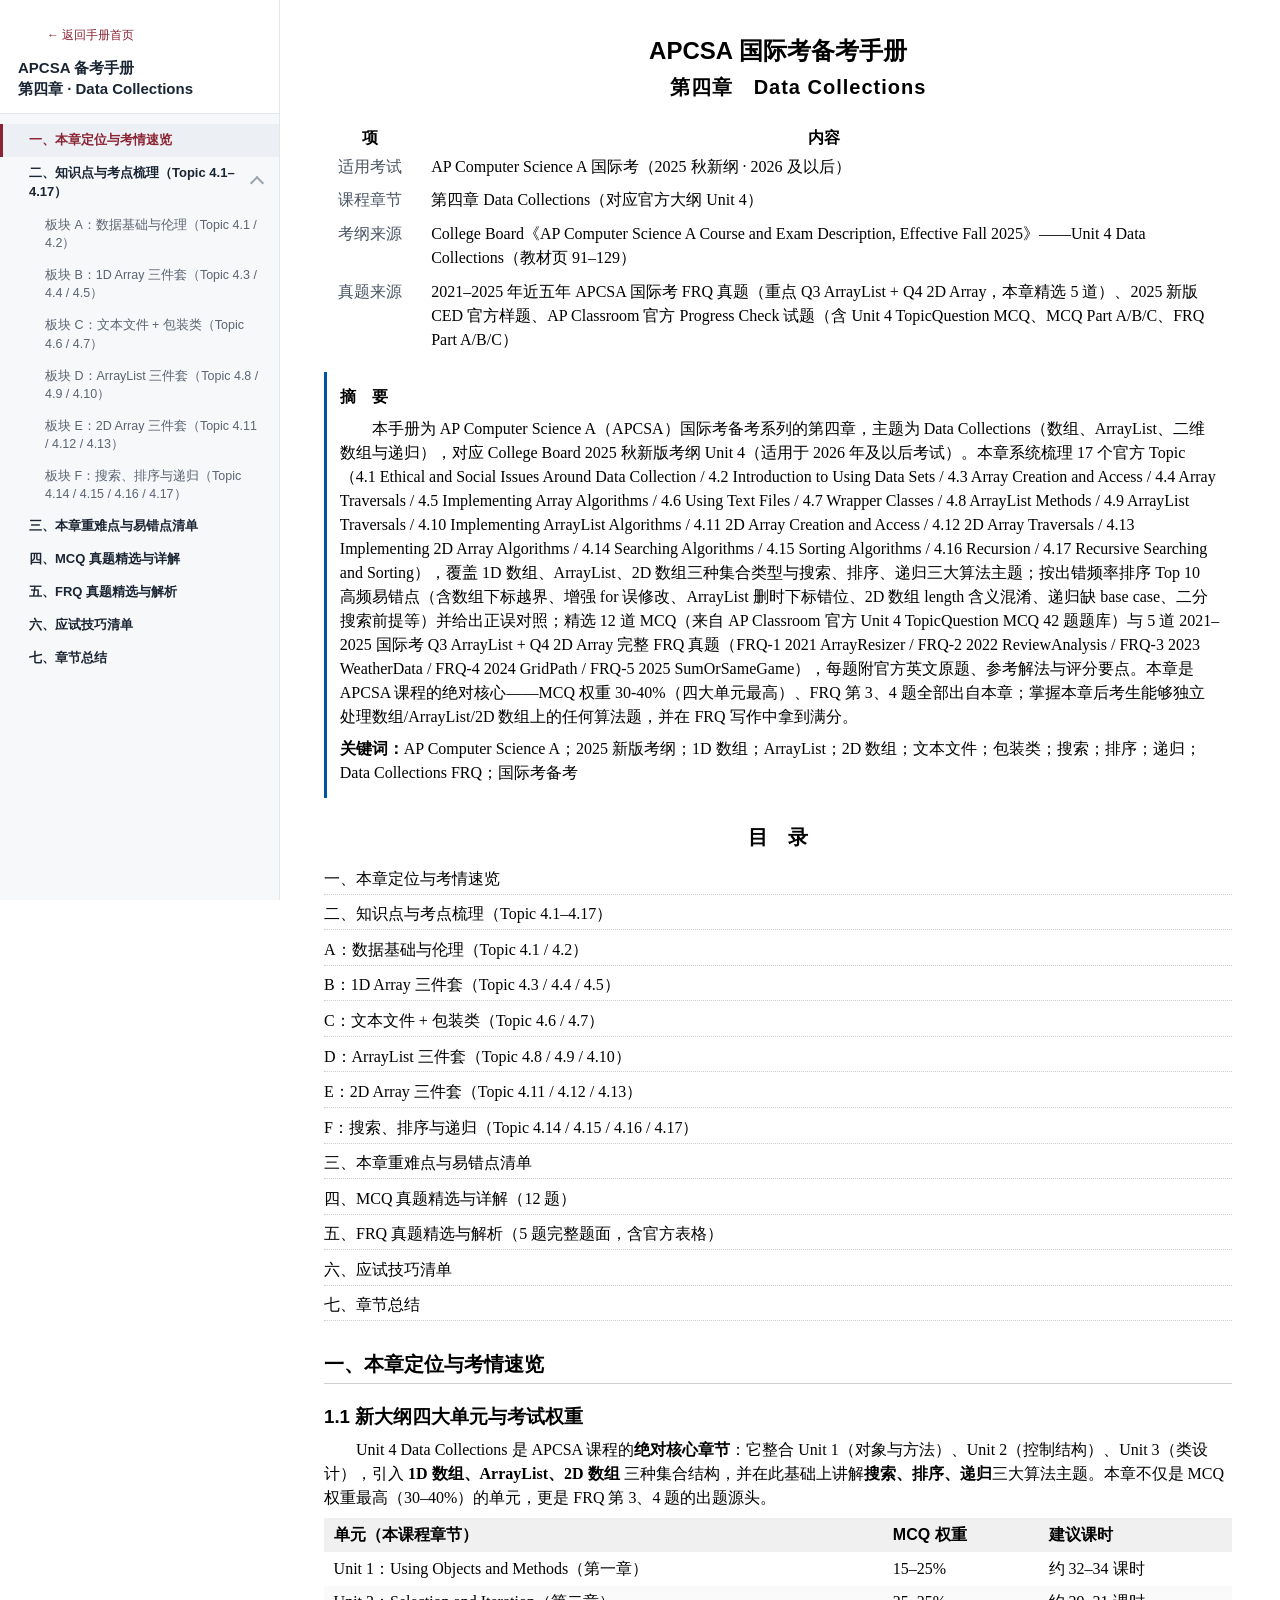
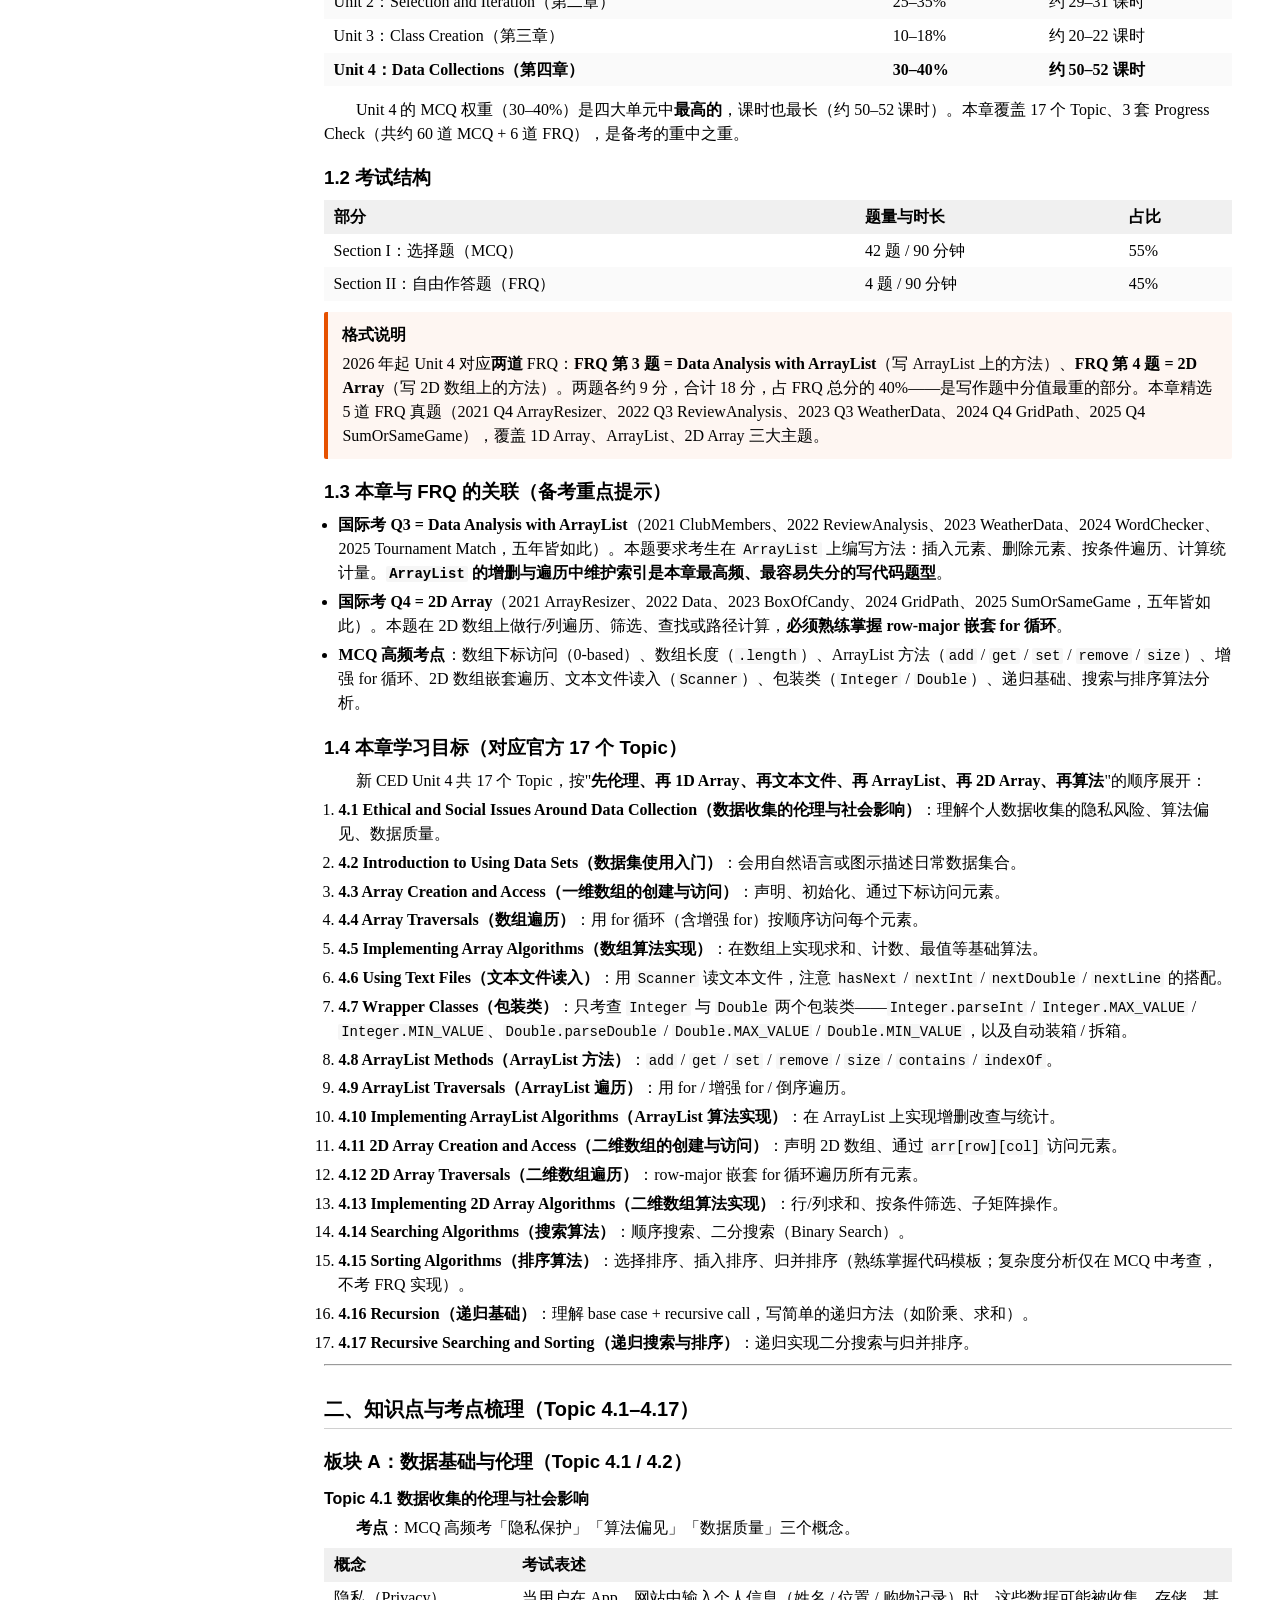
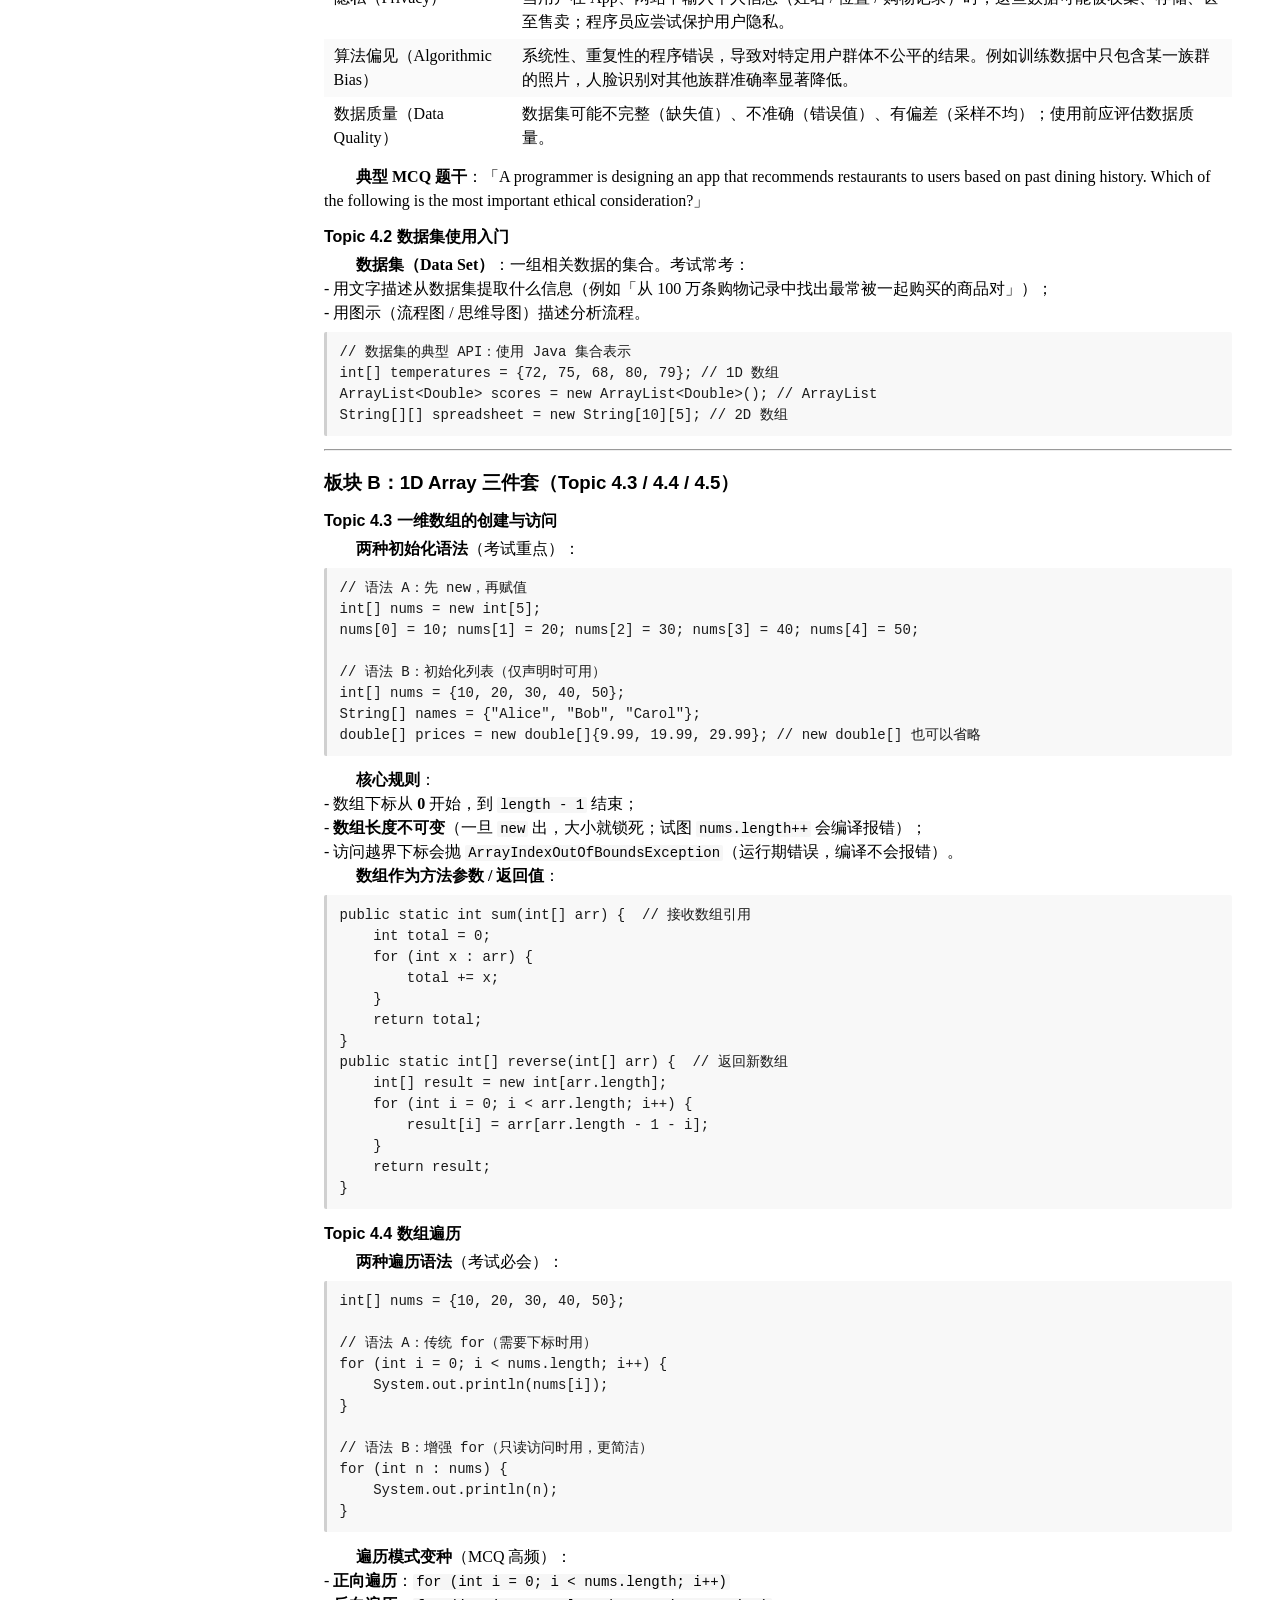
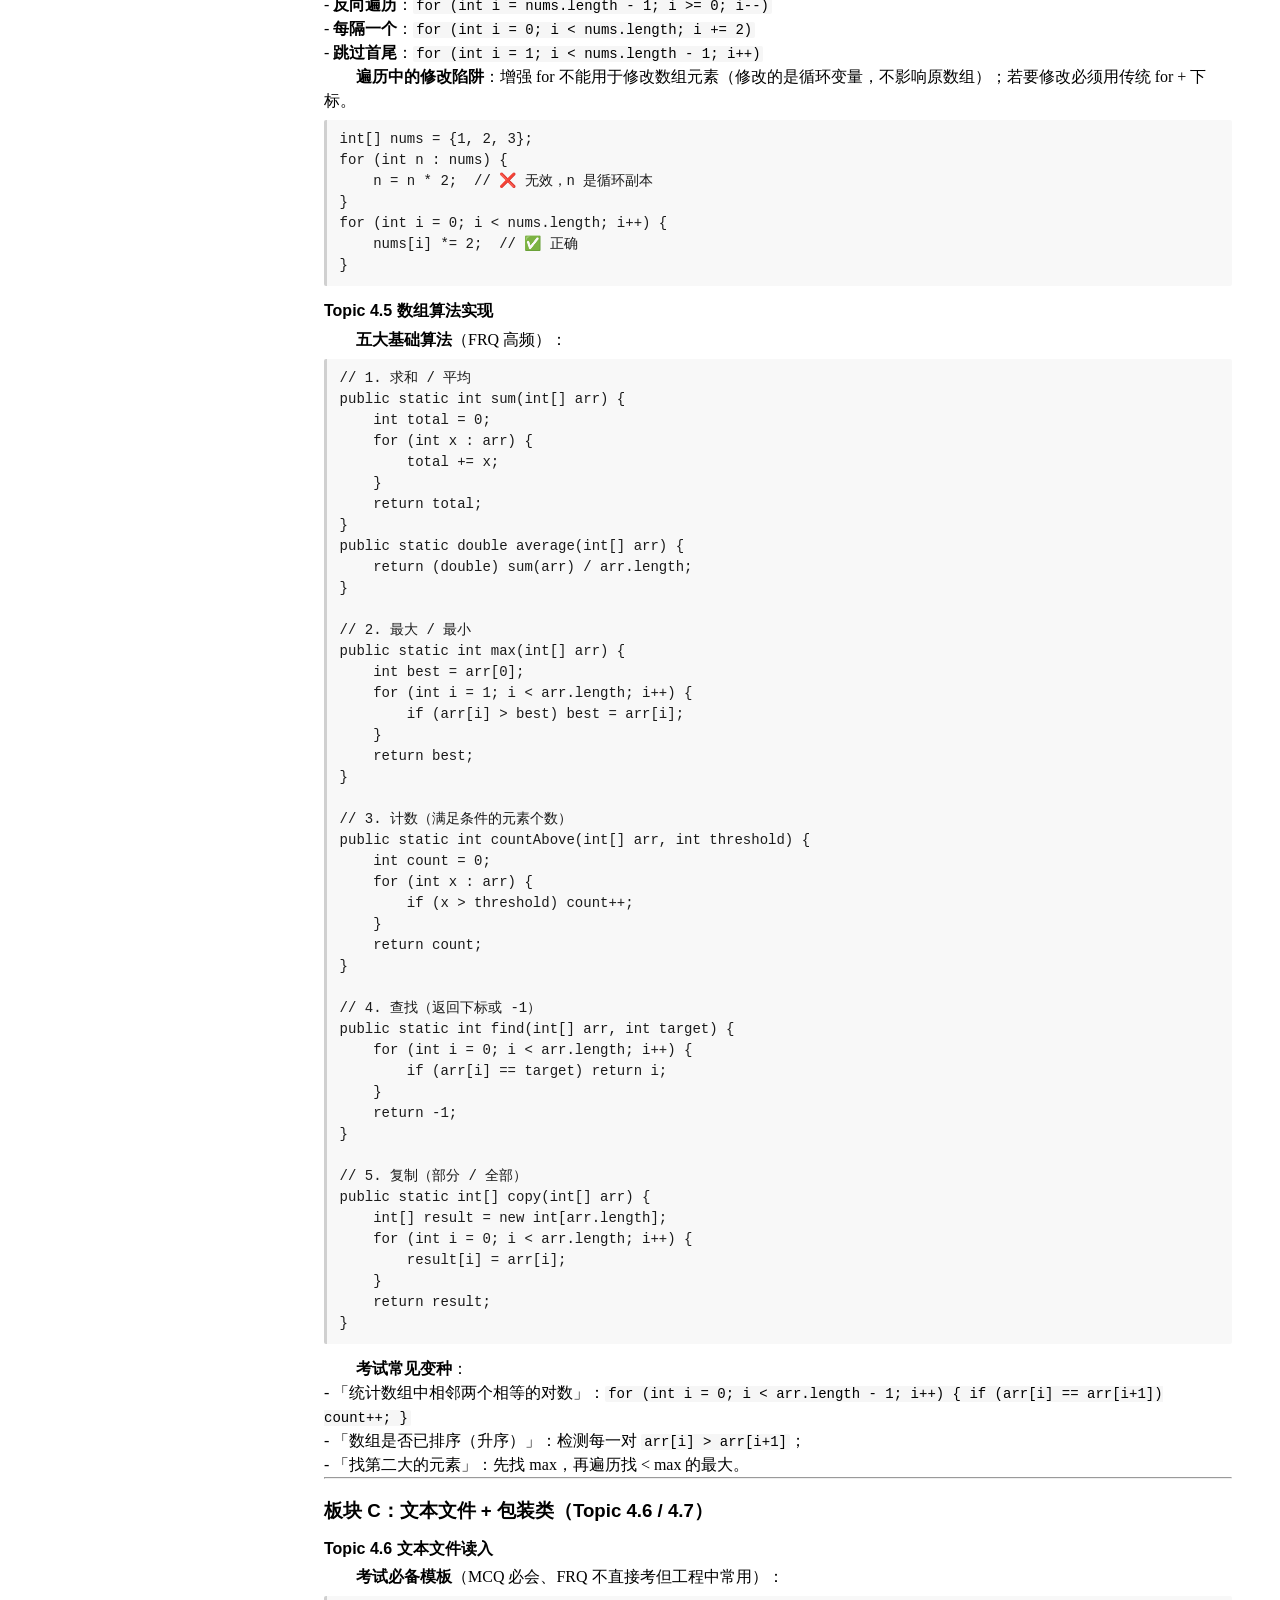
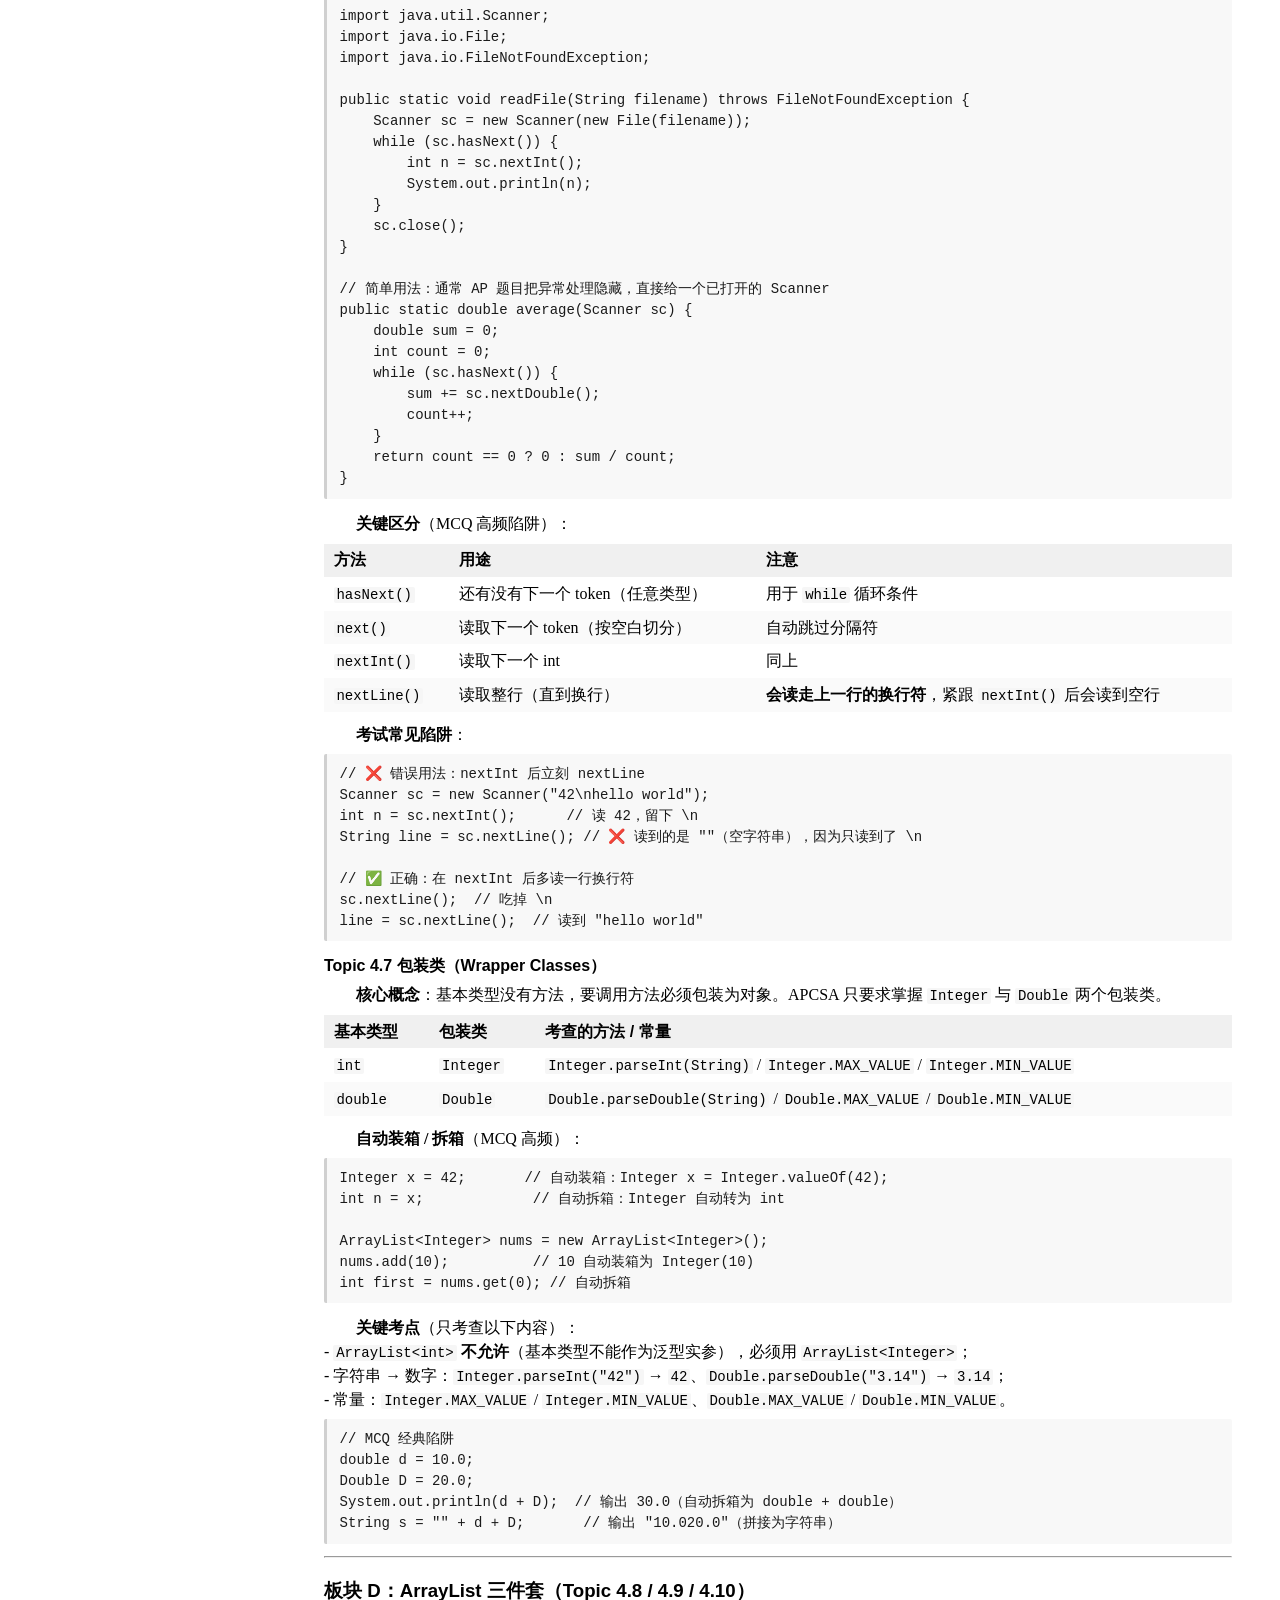
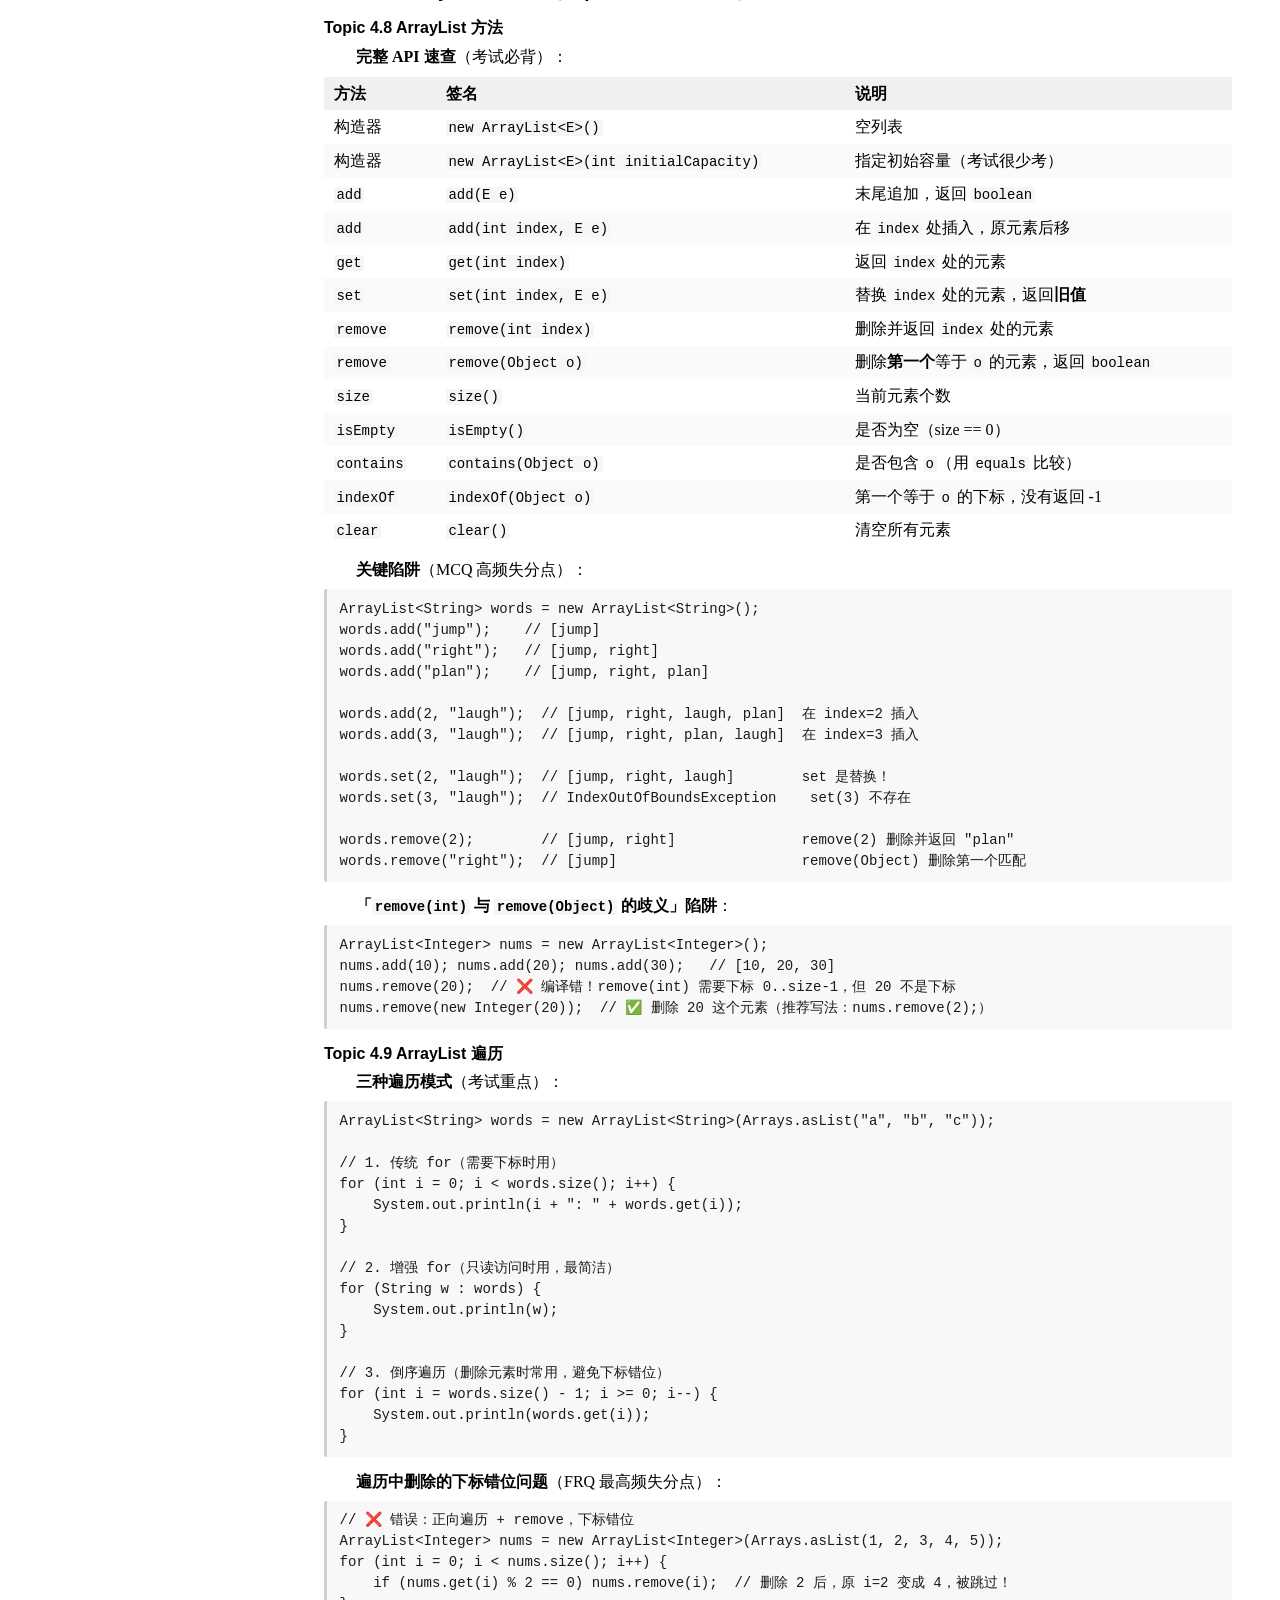
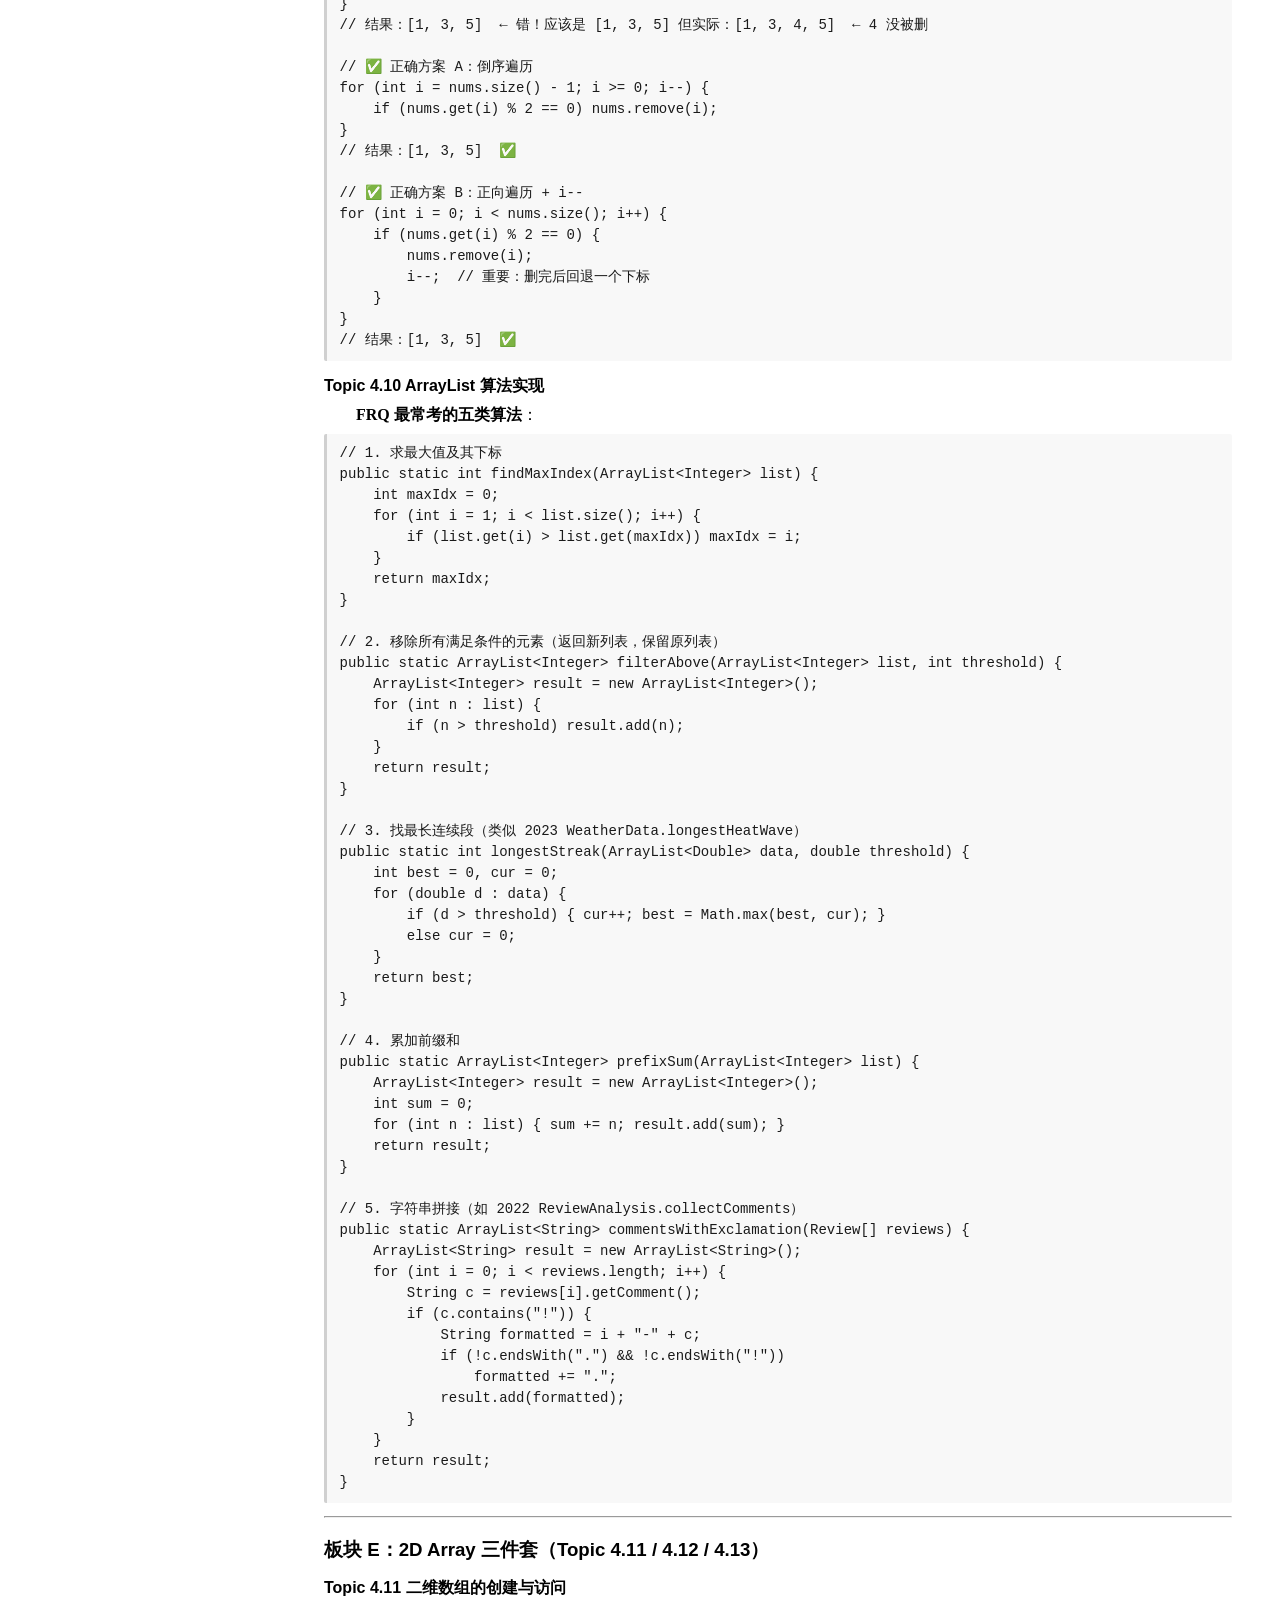
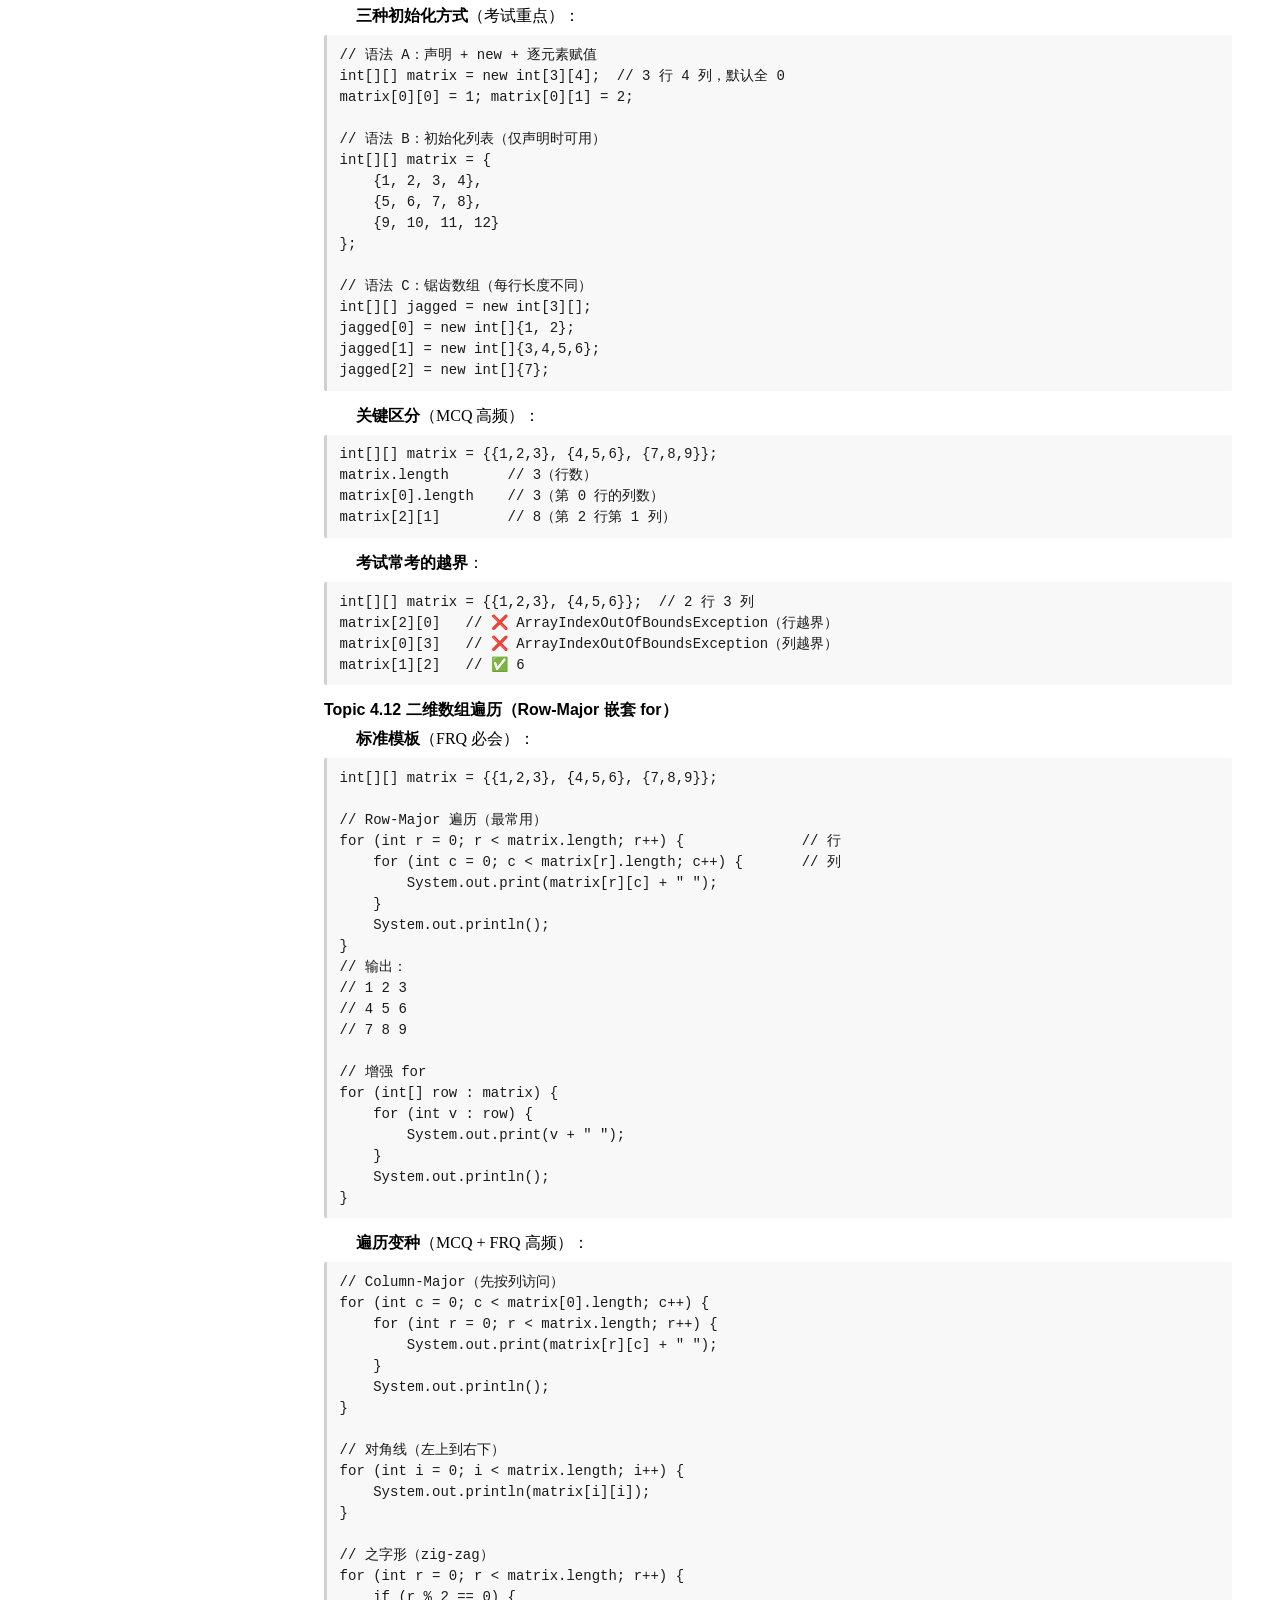
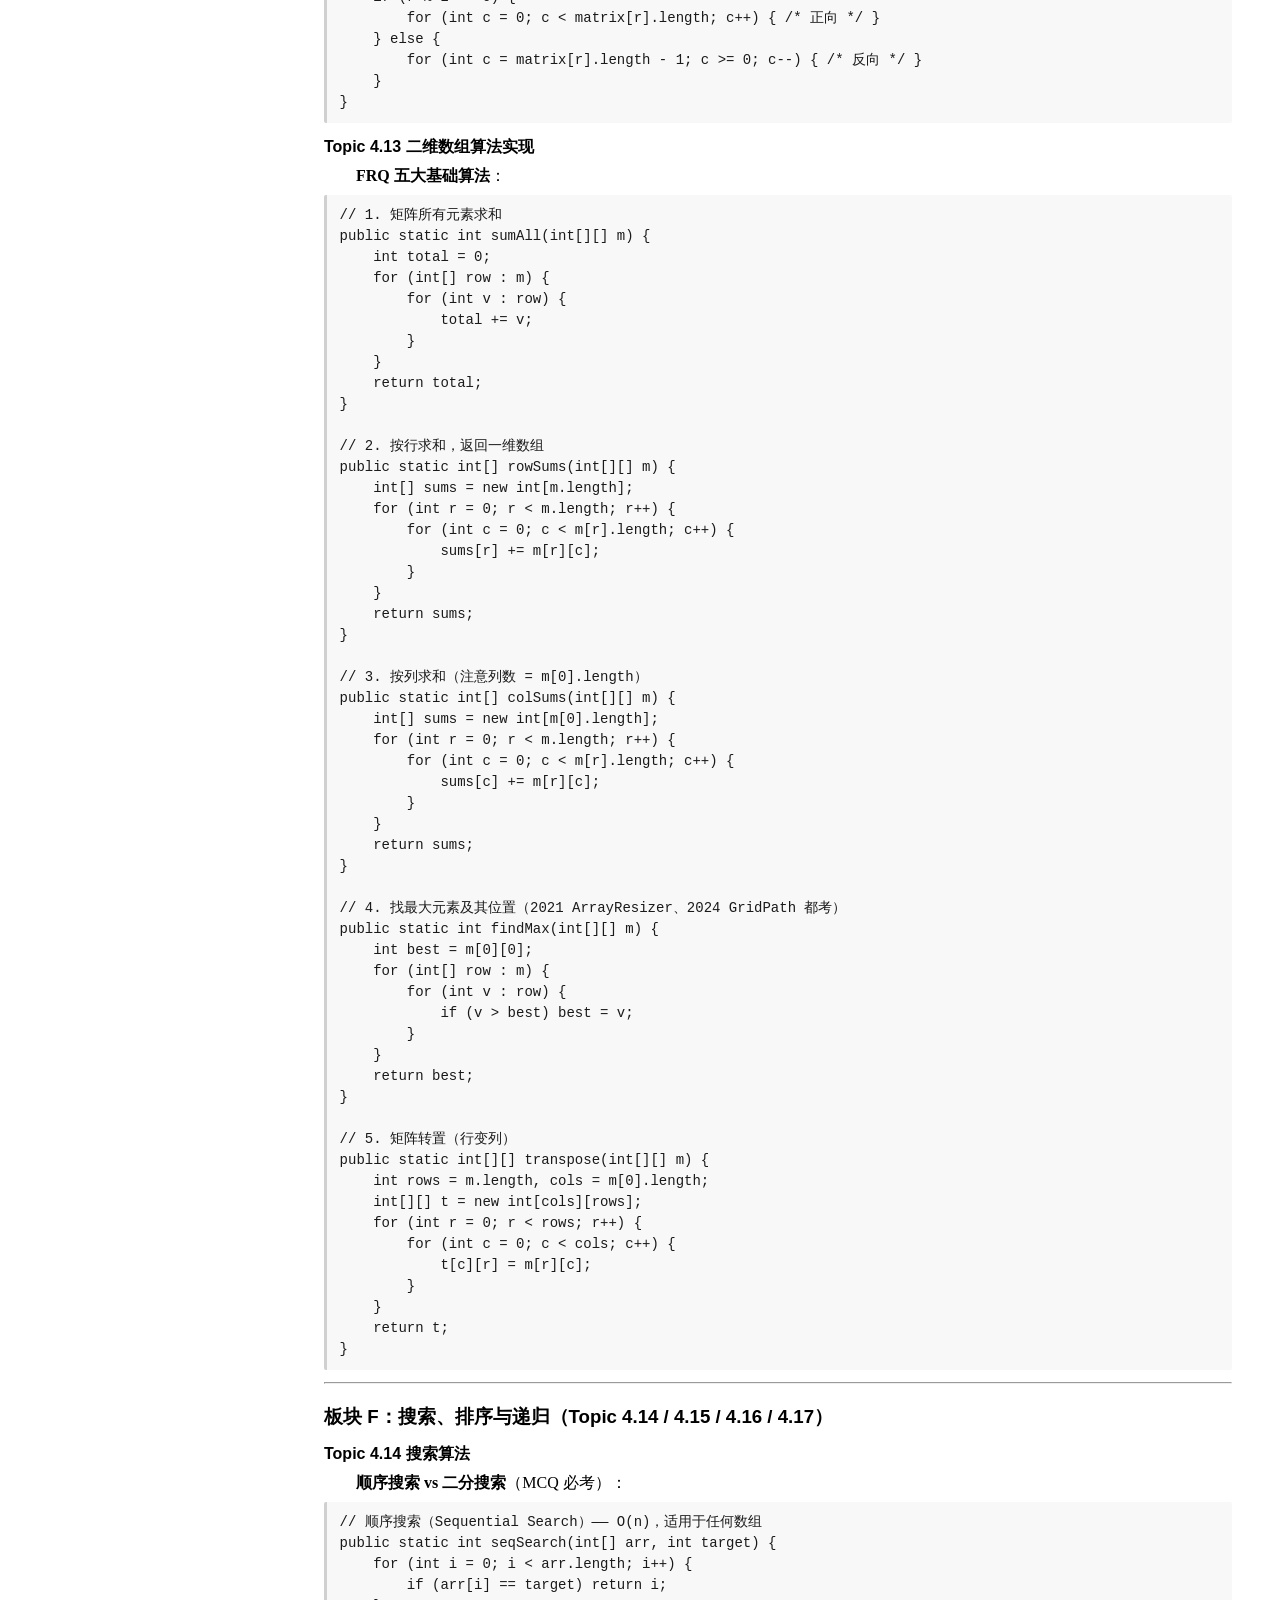
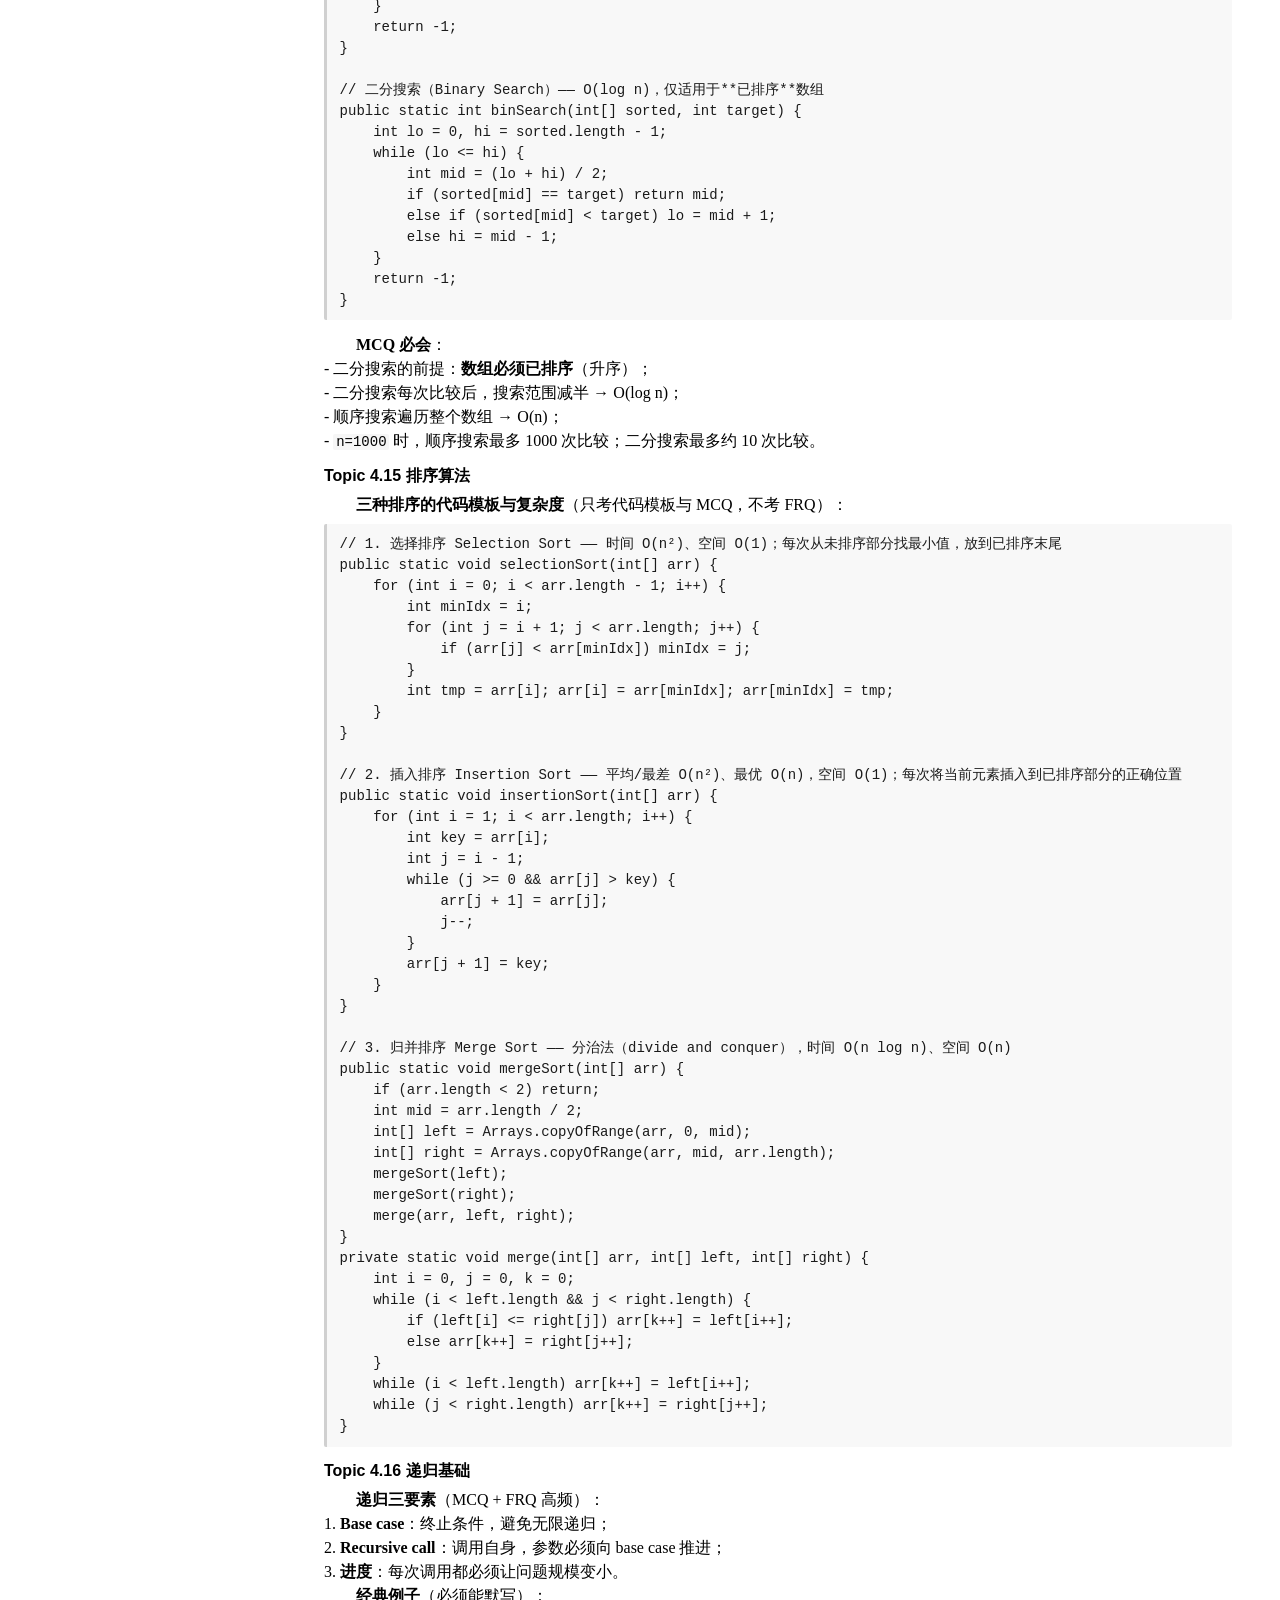
<file: unit4.html>
<!DOCTYPE html>
<html lang="zh-CN">
<head>
  <meta charset="UTF-8">
  <meta name="viewport" content="width=device-width, initial-scale=1.0">
  <meta name="docx-page-size" content="A4">
  <title>APCSA 国际考备考手册 · 第四章 Data Collections（数组、ArrayList、二维数组与递归）</title>
  <style>
  /* ============================================
   *  CSS @page 页面模型：封面无家具 / 正文页脚页码
   * ============================================ */
  @page {
    @bottom-center { content: counter(page); }
  }
  @page cover {
    @bottom-center { content: none; }
  }
  section[role="cover"] { page: cover; }

  /* ============================================
   *  :root 设计令牌映射
   * ============================================ */
  :root {
    /* Typography - 来自 design_tokens */
    --fs-title: var(--typography-fontSize-title, 18pt);
    --fs-h1: var(--typography-fontSize-h1, 15pt);
    --fs-h2: var(--typography-fontSize-h2, 14pt);
    --fs-h3: var(--typography-fontSize-h3, 12pt);
    --fs-body: var(--typography-fontSize-body, 12pt);
    --fs-abstract: var(--typography-fontSize-abstract, 11pt);
    --fs-small: var(--typography-fontSize-caption, 10.5pt);
    --fs-foot: var(--typography-fontSize-footnote, 9pt);
    --fs-code: var(--fs-small, 10.5pt);
    --ff-heading: var(--typography-fontFamily-heading, "黑体", SimHei, sans-serif);
    --ff-body: var(--typography-fontFamily-body, "宋体", SimSun, serif);
    --ff-code: var(--typography-fontFamily-code, "Courier New", Consolas, monospace);
    --lh-body: var(--typography-lineHeight-body, 1.5);
    --lh-heading: var(--typography-lineHeight-heading, 1.5);
    --fw-bold: var(--typography-fontWeight-heading, bold);
    --fw-normal: var(--typography-fontWeight-body, normal);
    /* Color - 来自 design_tokens + 扩展 */
    --color-text: var(--color-text, #000000);
    --color-heading: var(--color-heading, #000000);
    --color-link: var(--color-link, #0000EE);
    --color-bg: var(--color-background, #ffffff);
    --color-tbl-head-bg: var(--color-tableHeaderBg, #f0f0f0);
    --color-muted: #4b5563;
    --color-border: #d0d0d0;
    --color-rule: #cccccc;
    --color-code-inline-bg: #f6f6f6;
    --color-code-block-bg: #f8f8f8;
    --color-code-fg: #1a1a1a;
    --color-tbl-alt-bg: #fafafa;
    --color-info: #01579b;
    --color-info-bg: rgba(1, 87, 155, 0.05);
    --color-warn: #e65100;
    --color-warn-bg: rgba(230, 81, 0, 0.05);
    --color-danger: #c62828;
    --color-danger-bg: rgba(198, 40, 40, 0.05);
    --color-success: #2e7d32;
    --color-success-bg: rgba(46, 125, 50, 0.05);
    --color-card-bg: #fdfdfd;
    --color-analysis-bg: #f6f8fa;
    --color-highlight-bg: #fff8e6;
    /* Spacing - 来自 design_tokens + 扩展 */
    --spacing-paragraph: var(--spacing-paragraph, 0.5em);
    --spacing-section: var(--spacing-sectionGap, 1.5em);
    --spacing-block: 0.8em;
    --spacing-indent: var(--spacing-indent, 2em);
    --spacing-tiny: 0.2em;
    --spacing-xs: 0.3em;
    --spacing-s: 0.4em;
    --spacing-m: 0.5em;
    --spacing-l: 0.6em;
    --spacing-xl: 0.7em;
    --spacing-2xl: 0.9em;
    --spacing-3xl: 1.0em;
    --spacing-4xl: 1.2em;
    --spacing-5xl: 1.4em;
    --spacing-6xl: 1.6em;
    /* Layout */
    --margin-page: 2.5cm;
    --page-content-width: 16cm;
  }

  * { box-sizing: border-box; margin: 0; padding: 0; }
  html, body { background: var(--color-bg); }
  body {
    font-family: var(--ff-body);
    font-size: var(--fs-body);
    line-height: var(--lh-body);
    color: var(--color-text);
    background: var(--color-bg);
    max-width: var(--page-content-width);
    margin: 0 auto;
    padding: var(--spacing-m);
  }

  /* 标题：黑体加粗 */
  h1, h2, h3, h4 {
    font-family: var(--ff-heading);
    color: var(--color-heading);
    font-weight: var(--fw-bold);
    line-height: var(--lh-heading);
  }
  h1 { font-size: var(--fs-title); text-align: center; margin: var(--spacing-4xl) 0 var(--spacing-s) 0; }
  h2 {
    font-size: var(--fs-h1);
    margin-top: var(--spacing-5xl);
    margin-bottom: var(--spacing-l);
    padding-bottom: var(--spacing-tiny);
    border-bottom: 1px solid var(--color-border);
  }
  h3 { font-size: var(--fs-h2); margin-top: var(--spacing-3xl); margin-bottom: var(--spacing-s); }
  h4 { font-size: var(--fs-h3); margin-top: var(--spacing-xl); margin-bottom: var(--spacing-xs); }

  /* 段落：首行缩进 2em（学术论文规范） */
  p { margin-bottom: var(--spacing-paragraph); text-indent: 2em; }
  p.no-indent { text-indent: 0; }

  /* 内联强调 */
  strong { font-weight: var(--fw-bold); color: var(--color-text); }
  em { font-style: italic; }
  code {
    font-family: var(--ff-code);
    font-size: var(--fs-code);
    background: var(--color-code-inline-bg);
    padding: 0 var(--spacing-tiny);
    border-radius: 2px;
  }

  /* 列表 */
  ul, ol { margin: var(--spacing-xs) 0 var(--spacing-l) 0; padding-left: var(--spacing-2xl); }
  li { margin-bottom: var(--spacing-xs); }
  li p { text-indent: 0; margin-bottom: var(--spacing-tiny); }

  /* ============================================
   *  封面
   * ============================================ */
  section[role="cover"] { padding: var(--spacing-3xl) 0 var(--spacing-3xl) 0; }
  .cover-eyebrow { text-align: center; font-size: var(--fs-h3); color: var(--color-muted); margin-bottom: var(--spacing-l); }
  .cover-title {
    text-align: center;
    font-family: var(--ff-heading);
    font-size: var(--fs-title);
    font-weight: var(--fw-bold);
    margin: var(--spacing-s) 0 var(--spacing-tiny) 0;
    line-height: 1.4;
  }
  .cover-subtitle {
    text-align: center;
    font-family: var(--ff-heading);
    font-size: var(--fs-h1);
    font-weight: var(--fw-bold);
    margin: var(--spacing-tiny) 0 var(--spacing-4xl) 0;
    letter-spacing: 0.05em;
  }
  .cover-meta { text-align: center; margin: var(--spacing-5xl) auto 0 auto; }
  .cover-meta-info { border-collapse: collapse; margin: 0 auto; }
  .cover-meta-info td {
    padding: var(--spacing-xs) var(--spacing-2xl);
    font-size: var(--fs-body);
    border: none;
    vertical-align: top;
    text-align: left;
  }
  .cover-meta-info td:first-child { text-align: right; color: var(--color-muted); white-space: nowrap; }

  /* ============================================
   *  摘要（AP-01 必需）
   * ============================================ */
  .abstract {
    margin-bottom: var(--spacing-section);
    padding: var(--spacing-block);
    border-left: 3px solid var(--color-info);
  }
  .abstract-heading { font-weight: var(--fw-bold); margin-bottom: var(--spacing-m); text-indent: 0; font-family: var(--ff-heading); }
  .abstract-text { text-indent: 2em; margin-bottom: var(--spacing-m); }
  .keywords { margin-top: var(--spacing-m); text-indent: 0; }

  /* ============================================
   *  目录
   * ============================================ */
  nav.doc-toc { margin: var(--spacing-4xl) 0 var(--spacing-6xl) 0; }
  .toc-title {
    text-align: center;
    font-family: var(--ff-heading);
    font-size: var(--fs-h1);
    font-weight: var(--fw-bold);
    margin-bottom: var(--spacing-l);
    text-indent: 0;
  }
  ol.toc-list { list-style: none; padding-left: 0; }
  ol.toc-list li {
    padding: 0.18em 0;
    border-bottom: 1px dotted var(--color-border);
  }
  ol.toc-list li a { color: var(--color-text); text-decoration: none; display: block; }
  ol.toc-list li a:hover { color: var(--color-link); }
  ol.toc-list li .toc-sub { padding-left: var(--spacing-indent); font-size: var(--fs-small); }

  /* ============================================
   *  三线表
   * ============================================ */
  table.three-line-table {
    border-collapse: collapse;
    width: 100%;
    margin: var(--spacing-m) 0 var(--spacing-xl) 0;
  }
  table.three-line-table caption {
    font-size: var(--fs-small);
    margin-bottom: var(--spacing-xs);
    text-align: center;
    font-family: var(--ff-heading);
    color: var(--color-muted);
    caption-side: top;
  }
  table.three-line-table thead tr:first-child { border-top: 1.5pt solid var(--color-text); }
  table.three-line-table thead tr:last-child { border-bottom: 0.75pt solid var(--color-text); }
  table.three-line-table tbody tr:last-child { border-bottom: 1.5pt solid var(--color-text); }
  table.three-line-table td, table.three-line-table th {
    border-left: none;
    border-right: none;
    padding: var(--spacing-xs) var(--spacing-l);
    text-align: left;
    vertical-align: top;
  }
  table.three-line-table th {
    font-family: var(--ff-heading);
    font-weight: var(--fw-bold);
    background: var(--color-tbl-head-bg);
  }
  table.three-line-table tbody tr:nth-child(even) { background: var(--color-tbl-alt-bg); }

  /* ============================================
   *  代码块
   * ============================================ */
  pre.code-block {
    font-family: var(--ff-code);
    font-size: var(--fs-code);
    line-height: 1.5;
    background: var(--color-code-block-bg);
    border-left: 3px solid var(--color-border);
    padding: var(--spacing-xl) var(--spacing-2xl);
    margin: var(--spacing-m) 0 var(--spacing-2xl) 0;
    overflow-x: auto;
    white-space: pre;
    color: var(--color-code-fg);
    border-radius: 2px;
  }
  pre.code-block code { background: transparent; padding: 0; font-size: var(--fs-code); border-radius: 0; }

  /* ============================================
   *  Callout
   * ============================================ */
  .callout {
    padding: var(--spacing-xl) var(--spacing-2xl);
    margin: var(--spacing-xl) 0;
    border-left: 4px solid var(--color-info);
    background: var(--color-info-bg);
    border-radius: 2px;
  }
  .callout-warning { border-left-color: var(--color-warn); background: var(--color-warn-bg); }
  .callout-danger  { border-left-color: var(--color-danger); background: var(--color-danger-bg); }
  .callout-success { border-left-color: var(--color-success); background: var(--color-success-bg); }
  .callout-title {
    font-weight: var(--fw-bold);
    margin-bottom: var(--spacing-xs);
    font-family: var(--ff-heading);
    text-indent: 0;
  }
  .callout p { text-indent: 0; margin-bottom: var(--spacing-xs); }
  .callout p:last-child { margin-bottom: 0; }

  /* ============================================
   *  MCQ / FRQ 题块
   * ============================================ */
  .q-block {
    margin: var(--spacing-2xl) 0 var(--spacing-3xl) 0;
    padding: var(--spacing-xl) var(--spacing-2xl);
    border: 1px solid var(--color-border);
    border-radius: 3px;
    background: var(--color-card-bg);
  }
  .q-block .q-tag {
    display: inline-block;
    font-family: var(--ff-heading);
    font-weight: var(--fw-bold);
    font-size: var(--fs-h3);
    color: var(--color-info);
    margin-right: var(--spacing-m);
  }
  .q-block .q-meta { font-size: var(--fs-small); color: var(--color-muted); margin-bottom: var(--spacing-s); }
  .q-block .q-stem { margin: var(--spacing-s) 0 var(--spacing-m) 0; }
  .q-block .q-stem p { text-indent: 0; margin-bottom: var(--spacing-xs); }
  .q-block .q-options { margin: var(--spacing-xs) 0 var(--spacing-m) 0; }
  .q-block .q-options li { list-style: none; }
  .q-block .q-analysis {
    margin-top: var(--spacing-m);
    padding: var(--spacing-m) var(--spacing-xl);
    background: var(--color-analysis-bg);
    border-left: 3px solid var(--color-info);
    font-size: var(--fs-body);
    border-radius: 2px;
  }
  .q-block .q-analysis p { text-indent: 0; margin-bottom: var(--spacing-xs); }
  .q-block .q-answer { font-weight: var(--fw-bold); color: var(--color-danger); }

  .frq-block {
    margin: var(--spacing-3xl) 0 var(--spacing-4xl) 0;
    padding: var(--spacing-2xl) var(--spacing-3xl);
    border: 1px solid var(--color-border);
    border-radius: 3px;
    background: var(--color-card-bg);
    page-break-inside: avoid;
  }
  .frq-block .frq-header {
    font-family: var(--ff-heading);
    font-weight: var(--fw-bold);
    font-size: var(--fs-h2);
    color: var(--color-info);
    margin-bottom: var(--spacing-xs);
  }
  .frq-block .frq-meta { font-size: var(--fs-small); color: var(--color-muted); margin-bottom: var(--spacing-l); }
  .frq-block .frq-section-title {
    font-family: var(--ff-heading);
    font-weight: var(--fw-bold);
    margin: var(--spacing-xl) 0 var(--spacing-xs) 0;
  }
  .frq-block p { text-indent: 0; margin-bottom: var(--spacing-xs); }
  .frq-block .frq-stem p { text-indent: 2em; margin-bottom: var(--spacing-xs); }
  .frq-block .solution-block {
    background: var(--color-analysis-bg);
    border-left: 3px solid var(--color-info);
    padding: var(--spacing-l) var(--spacing-xl);
    margin: var(--spacing-m) 0;
    border-radius: 2px;
  }
  .frq-block .analysis-block {
    background: var(--color-highlight-bg);
    border-left: 3px solid var(--color-warn);
    padding: var(--spacing-l) var(--spacing-xl);
    margin: var(--spacing-m) 0;
    border-radius: 2px;
  }
  .frq-block .analysis-block p { text-indent: 0; margin-bottom: var(--spacing-xs); }

  /* 知识点标签 */
  .key-point { font-family: var(--ff-heading); font-weight: var(--fw-bold); color: var(--color-text); }

  /* ============================================
   *  参考文献（AP-02 必需）
   * ============================================ */
  .references {
    margin-top: var(--spacing-5xl);
    padding-top: var(--spacing-l);
    border-top: 1px solid var(--color-border);
  }
  .references ol { padding-left: var(--spacing-indent); }
  .references li { margin-bottom: var(--spacing-s); font-size: var(--fs-small); }
  .ref-type { color: var(--color-muted); }

  /* 打印 / 分页优化 */
  @media print {
    body { padding: 0; }
    h2 { page-break-after: avoid; }
    h3, h4 { page-break-after: avoid; }
    .q-block, .frq-block { page-break-inside: avoid; }
  }
  </style>
<style>
/* ===== 侧边导航栏（WorkBuddy 注入 v4） ===== */
@media (min-width: 1100px) {
  body {
    padding-left: 324px !important;
    padding-right: 48px !important;
    max-width: 1560px !important;
    margin: 0 auto !important;
  }
}
@media (max-width: 1099px) {
  body {
    padding-left: 26px !important;
    padding-right: 26px !important;
  }
}
#wb-sidebar {
  position: fixed; top: 0; left: 0; bottom: 0;
  width: 280px;
  background: #f7f8fa;
  border-right: 1px solid #e3e6ea;
  overflow-y: auto;
  z-index: 999;
  font-family: "Helvetica Neue", "PingFang SC", "Microsoft YaHei", Arial, sans-serif;
  transition: transform .25s ease;
}
#wb-sidebar .wb-brand {
  padding: 20px 18px 14px;
  border-bottom: 1px solid #e3e6ea;
  background: #fff;
  position: sticky; top: 0;
}
#wb-sidebar .wb-home {
  display: inline-block;
  font-size: 12px; color: #8b2332; text-decoration: none;
  margin-bottom: 6px;
}
#wb-sidebar .wb-home:hover { text-decoration: underline; }
#wb-sidebar .wb-chapter {
  font-size: 15px; font-weight: 700; color: #1a2533; line-height: 1.4;
}
#wb-sidebar .wb-list { padding: 10px 0 30px; }
#wb-sidebar a {
  display: block;
  text-decoration: none;
  color: #4a5568;
  font-size: 13px;
  line-height: 1.45;
  padding: 7px 18px 7px 26px;
  border-left: 3px solid transparent;
}
#wb-sidebar a.wb-h2 {
  font-weight: 600;
  color: #1a2533;
  position: relative;
  padding-right: 40px;
}
#wb-sidebar a:hover { background: #eceff3; color: #8b2332; }
#wb-sidebar a.wb-active {
  background: #eceff3;
  color: #8b2332;
  border-left-color: #8b2332;
  font-weight: 600;
}
/* ^ 折叠箭头（独立开关，不随标题跳转） */
#wb-sidebar .wb-caret {
  position: absolute; right: 8px; top: 0; bottom: 0;
  width: 28px;
  display: flex; align-items: center; justify-content: center;
  cursor: pointer;
}
#wb-sidebar .wb-caret::before {
  content: "";
  width: 8px; height: 8px;
  border-right: 2px solid #9aa4b0;
  border-bottom: 2px solid #9aa4b0;
  transform: rotate(45deg);          /* 收起：箭头向下 */
  transition: transform .2s;
}
#wb-sidebar .wb-group.open > a.wb-h2 .wb-caret::before {
  transform: rotate(-135deg);        /* 展开：箭头向上 ^ */
}
#wb-sidebar .wb-caret:hover::before { border-color: #8b2332; }
#wb-sidebar .wb-sub { display: none; }
#wb-sidebar .wb-group.open > .wb-sub { display: block; }
#wb-sidebar .wb-sub a { padding-left: 42px; font-size: 12.5px; color: #5a6472; }
#wb-sidebar::-webkit-scrollbar { width: 6px; }
#wb-sidebar::-webkit-scrollbar-thumb { background: #c9cfd6; border-radius: 3px; }
#wb-sidebar::-webkit-scrollbar-track { background: transparent; }
#wb-toggle {
  display: none;
  position: fixed; left: 14px; bottom: 18px;
  z-index: 1000;
  background: #8b2332; color: #fff;
  border: none; border-radius: 999px;
  padding: 10px 18px;
  font-size: 14px;
  font-family: "Helvetica Neue", "PingFang SC", "Microsoft YaHei", Arial, sans-serif;
  box-shadow: 0 4px 14px rgba(0,0,0,.25);
  cursor: pointer;
}
@media (max-width: 1099px) {
  #wb-sidebar { transform: translateX(-100%); box-shadow: 4px 0 24px rgba(0,0,0,.15); }
  #wb-sidebar.wb-show { transform: translateX(0); }
  #wb-toggle { display: block; }
}
section[id], h2[id], h3[id], div[id] { scroll-margin-top: 16px; }
</style>

<style id="wb-interactive-style">
/* ===== 交互练习（WorkBuddy 注入） ===== */
li.wb-opt {
  list-style: none;
  padding: 9px 14px;
  margin: 6px 0;
  border: 1px solid var(--line, #d9dee5);
  border-radius: 8px;
  background: var(--card, #fff);
  cursor: pointer;
  transition: background .12s ease, border-color .12s ease;
}
li.wb-opt:hover { border-color: var(--accent, #8b2332); background: var(--accent-soft, #f7eef0); }
button.wb-opt {
  font-family: "Helvetica Neue", Arial, sans-serif;
  font-size: 15px; font-weight: 700;
  min-width: 46px; height: 40px;
  border: 1px solid var(--line, #d9dee5);
  border-radius: 8px;
  background: var(--card, #fff);
  color: var(--ink, #1a2533);
  cursor: pointer;
  transition: background .12s ease, border-color .12s ease;
}
button.wb-opt:hover { border-color: var(--accent, #8b2332); background: var(--accent-soft, #f7eef0); }
.wb-opt.wb-correct { border-color: #2e7d32 !important; background: #e8f5e9 !important; }
.wb-opt.wb-wrong { border-color: #b3322e !important; background: #fdeceb !important; }
.wb-card { display: flex; align-items: center; gap: 10px; margin: 14px 0 2px; flex-wrap: wrap; }
.wb-card-label { font-size: 13.5px; color: var(--ink-soft, #4a5568); margin-right: 4px; }
.wb-feedback { display: none; margin: 10px 0 4px; font-size: 14px; font-weight: 700; }
.wb-ans-panel {
  display: none;
  margin: 14px 0;
  padding: 14px 18px;
  background: var(--accent-soft, #f7eef0);
  border-left: 4px solid var(--accent, #8b2332);
  border-radius: 0 8px 8px 0;
}
.wb-ans-panel.wb-show { display: block; }
.wb-frq-input { margin: 18px 0; }
.wb-hint { font-size: 13.5px; color: var(--ink-soft, #4a5568); margin: 0 0 8px 0 !important; }
.wb-frq-textarea {
  display: block;
  width: 100%; min-height: 150px; resize: vertical;
  font-family: Consolas, "Courier New", monospace;
  font-size: 13.5px; line-height: 1.55;
  padding: 12px 14px;
  border: 1px solid var(--line, #d9dee5);
  border-radius: 8px;
  background: var(--card, #fff);
  color: var(--ink, #1a2533);
  box-sizing: border-box;
}
.wb-frq-textarea:focus { outline: none; border-color: var(--accent, #8b2332); }
.wb-reveal-btn {
  display: inline-block; margin-top: 10px;
  font-family: "Helvetica Neue", Arial, sans-serif;
  font-size: 14px; font-weight: 700;
  padding: 9px 22px;
  border: none; border-radius: 999px;
  background: var(--accent, #8b2332);
  color: #fff; cursor: pointer;
}
.wb-reveal-btn:hover { opacity: .88; }
.wb-frq-answer-wrap { display: none; }
.wb-frq-answer-wrap.wb-show { display: block; }
/* 重做该题按钮 */
.wb-redo-btn {
  display: inline-block; margin-top: 10px; margin-left: 10px;
  font-family: "Helvetica Neue", Arial, sans-serif;
  font-size: 13.5px; font-weight: 700;
  padding: 8px 18px;
  border: 1px solid var(--line, #d9dee5);
  border-radius: 999px;
  background: var(--card, #fff);
  color: var(--ink-soft, #4a5568);
  cursor: pointer;
  transition: border-color .12s ease, color .12s ease, background .12s ease;
}
.wb-redo-btn:hover { border-color: var(--accent, #8b2332); color: var(--accent, #8b2332); background: var(--accent-soft, #f7eef0); }
.wb-redo-row { margin: 12px 0 0; }
@media print {
  .wb-frq-input, .wb-feedback, .wb-redo-btn, .wb-redo-row { display: none !important; }
  .wb-ans-panel, .wb-frq-answer-wrap { display: block !important; }
}
</style>

</head>
<body>
<nav id="wb-sidebar">
  <div class="wb-brand">
    <a class="wb-home" href="index.html">&#8592; 返回手册首页</a>
    <div class="wb-chapter">APCSA 备考手册<br>第四章 · Data Collections</div>
  </div>
<div class="wb-list">
<div class="wb-group"><a class="wb-h2" data-target="section-1" href="#section-1">一、本章定位与考情速览</a></div>
<div class="wb-group">
<a class="wb-h2" data-target="section-2" href="#section-2">二、知识点与考点梳理（Topic 4.1–4.17）<span class="wb-caret"></span></a>
<div class="wb-sub">
<a data-target="section-2-a" href="#section-2-a">板块 A：数据基础与伦理（Topic 4.1 / 4.2）</a>
<a data-target="section-2-b" href="#section-2-b">板块 B：1D Array 三件套（Topic 4.3 / 4.4 / 4.5）</a>
<a data-target="section-2-c" href="#section-2-c">板块 C：文本文件 + 包装类（Topic 4.6 / 4.7）</a>
<a data-target="section-2-d" href="#section-2-d">板块 D：ArrayList 三件套（Topic 4.8 / 4.9 / 4.10）</a>
<a data-target="section-2-e" href="#section-2-e">板块 E：2D Array 三件套（Topic 4.11 / 4.12 / 4.13）</a>
<a data-target="section-2-f" href="#section-2-f">板块 F：搜索、排序与递归（Topic 4.14 / 4.15 / 4.16 / 4.17）</a>
</div></div>
<div class="wb-group"><a class="wb-h2" data-target="section-3" href="#section-3">三、本章重难点与易错点清单</a></div>
<div class="wb-group"><a class="wb-h2" data-target="section-4" href="#section-4">四、MCQ 真题精选与详解</a></div>
<div class="wb-group"><a class="wb-h2" data-target="section-5" href="#section-5">五、FRQ 真题精选与解析</a></div>
<div class="wb-group"><a class="wb-h2" data-target="section-6" href="#section-6">六、应试技巧清单</a></div>
<div class="wb-group"><a class="wb-h2" data-target="section-7" href="#section-7">七、章节总结</a></div>
</div>
</nav>
<button id="wb-toggle">&#9776; 目录</button>




<section role="cover">
  <h1 class="cover-title" style="text-align: center;">APCSA 国际考备考手册</h1>
  <p class="cover-subtitle" style="text-align: center;">第四章　Data Collections</p>

  <div class="cover-meta" style="text-align: center;">
    <table class="cover-meta-info">
      <thead>
        <tr><th>项</th><th>内容</th></tr>
      </thead>
      <tbody>
        <tr><td>适用考试</td><td>AP Computer Science A 国际考（2025 秋新纲 · 2026 及以后）</td></tr>
        <tr><td>课程章节</td><td>第四章 Data Collections（对应官方大纲 Unit 4）</td></tr>
        <tr><td>考纲来源</td><td>College Board《AP Computer Science A Course and Exam Description, Effective Fall 2025》——Unit 4 Data Collections（教材页 91–129）</td></tr>
        <tr><td>真题来源</td><td>2021–2025 年近五年 APCSA 国际考 FRQ 真题（重点 Q3 ArrayList + Q4 2D Array，本章精选 5 道）、2025 新版 CED 官方样题、AP Classroom 官方 Progress Check 试题（含 Unit 4 TopicQuestion MCQ、MCQ Part A/B/C、FRQ Part A/B/C）</td></tr>
      </tbody>
    </table>
  </div>
</section>

<!-- ============================================
     正文页
     ============================================ -->
<section role="body" data-page-restart="1">

  <!-- 摘要 -->
  <section class="abstract" aria-label="摘要">
    <p class="abstract-heading">摘　要</p>
    <p class="abstract-text">本手册为 AP Computer Science A（APCSA）国际考备考系列的第四章，主题为 Data Collections（数组、ArrayList、二维数组与递归），对应 College Board 2025 秋新版考纲 Unit 4（适用于 2026 年及以后考试）。本章系统梳理 17 个官方 Topic（4.1 Ethical and Social Issues Around Data Collection / 4.2 Introduction to Using Data Sets / 4.3 Array Creation and Access / 4.4 Array Traversals / 4.5 Implementing Array Algorithms / 4.6 Using Text Files / 4.7 Wrapper Classes / 4.8 ArrayList Methods / 4.9 ArrayList Traversals / 4.10 Implementing ArrayList Algorithms / 4.11 2D Array Creation and Access / 4.12 2D Array Traversals / 4.13 Implementing 2D Array Algorithms / 4.14 Searching Algorithms / 4.15 Sorting Algorithms / 4.16 Recursion / 4.17 Recursive Searching and Sorting），覆盖 1D 数组、ArrayList、2D 数组三种集合类型与搜索、排序、递归三大算法主题；按出错频率排序 Top 10 高频易错点（含数组下标越界、增强 for 误修改、ArrayList 删时下标错位、2D 数组 length 含义混淆、递归缺 base case、二分搜索前提等）并给出正误对照；精选 12 道 MCQ（来自 AP Classroom 官方 Unit 4 TopicQuestion MCQ 42 题题库）与 5 道 2021–2025 国际考 Q3 ArrayList + Q4 2D Array 完整 FRQ 真题（FRQ-1 2021 ArrayResizer / FRQ-2 2022 ReviewAnalysis / FRQ-3 2023 WeatherData / FRQ-4 2024 GridPath / FRQ-5 2025 SumOrSameGame），每题附官方英文原题、参考解法与评分要点。本章是 APCSA 课程的绝对核心——MCQ 权重 30-40%（四大单元最高）、FRQ 第 3、4 题全部出自本章；掌握本章后考生能够独立处理数组/ArrayList/2D 数组上的任何算法题，并在 FRQ 写作中拿到满分。</p>
    <p class="keywords"><strong>关键词：</strong>AP Computer Science A；2025 新版考纲；1D 数组；ArrayList；2D 数组；文本文件；包装类；搜索；排序；递归；Data Collections FRQ；国际考备考</p>
  </section>

  <!-- 目录 -->
  <nav class="doc-toc" aria-label="目录">
    <p class="toc-title" style="text-align: center;">目　录</p>
    <ol class="toc-list">
      <li><a href="#section-1">一、本章定位与考情速览</a></li>
      <li><a href="#section-2">二、知识点与考点梳理（Topic 4.1–4.17）</a></li>
      <li class="toc-sub"><a href="#section-2-a">A：数据基础与伦理（Topic 4.1 / 4.2）</a></li>
      <li class="toc-sub"><a href="#section-2-b">B：1D Array 三件套（Topic 4.3 / 4.4 / 4.5）</a></li>
      <li class="toc-sub"><a href="#section-2-c">C：文本文件 + 包装类（Topic 4.6 / 4.7）</a></li>
      <li class="toc-sub"><a href="#section-2-d">D：ArrayList 三件套（Topic 4.8 / 4.9 / 4.10）</a></li>
      <li class="toc-sub"><a href="#section-2-e">E：2D Array 三件套（Topic 4.11 / 4.12 / 4.13）</a></li>
      <li class="toc-sub"><a href="#section-2-f">F：搜索、排序与递归（Topic 4.14 / 4.15 / 4.16 / 4.17）</a></li>
      <li><a href="#section-3">三、本章重难点与易错点清单</a></li>
      <li><a href="#section-4">四、MCQ 真题精选与详解（12 题）</a></li>
      <li><a href="#section-5">五、FRQ 真题精选与解析（5 题完整题面，含官方表格）</a></li>
      <li><a href="#section-6">六、应试技巧清单</a></li>
      <li><a href="#section-7">七、章节总结</a></li>
    </ol>
  </nav>

  <!-- 一、本章定位与考情速览 -->
  <h2 id="section-1">一、本章定位与考情速览</h2>
  <h3>1.1 新大纲四大单元与考试权重</h3>
  <p>Unit 4 Data Collections 是 APCSA 课程的<strong>绝对核心章节</strong>：它整合 Unit 1（对象与方法）、Unit 2（控制结构）、Unit 3（类设计），引入 <strong>1D 数组、ArrayList、2D 数组</strong> 三种集合结构，并在此基础上讲解<strong>搜索、排序、递归</strong>三大算法主题。本章不仅是 MCQ 权重最高（30–40%）的单元，更是 FRQ 第 3、4 题的出题源头。</p>

  <table class="three-line-table">
    <thead>
      <tr><th>单元（本课程章节）</th><th>MCQ 权重</th><th>建议课时</th></tr>
    </thead>
    <tbody>
      <tr><td>Unit 1：Using Objects and Methods（第一章）</td><td>15–25%</td><td>约 32–34 课时</td></tr>
      <tr><td>Unit 2：Selection and Iteration（第二章）</td><td>25–35%</td><td>约 29–31 课时</td></tr>
      <tr><td>Unit 3：Class Creation（第三章）</td><td>10–18%</td><td>约 20–22 课时</td></tr>
      <tr><td><strong>Unit 4：Data Collections（第四章）</strong></td><td><strong>30–40%</strong></td><td><strong>约 50–52 课时</strong></td></tr>
    </tbody>
  </table>

  <p>Unit 4 的 MCQ 权重（30–40%）是四大单元中<strong>最高的</strong>，课时也最长（约 50–52 课时）。本章覆盖 17 个 Topic、3 套 Progress Check（共约 60 道 MCQ + 6 道 FRQ），是备考的重中之重。</p>

  <h3>1.2 考试结构</h3>
  <table class="three-line-table">
    <thead>
      <tr><th>部分</th><th>题量与时长</th><th>占比</th></tr>
    </thead>
    <tbody>
      <tr><td>Section I：选择题（MCQ）</td><td>42 题 / 90 分钟</td><td>55%</td></tr>
      <tr><td>Section II：自由作答题（FRQ）</td><td>4 题 / 90 分钟</td><td>45%</td></tr>
    </tbody>
  </table>

  <div class="callout callout-warning">
    <p class="callout-title">格式说明</p>
    <p>2026 年起 Unit 4 对应<strong>两道</strong> FRQ：<strong>FRQ 第 3 题 = Data Analysis with ArrayList</strong>（写 ArrayList 上的方法）、<strong>FRQ 第 4 题 = 2D Array</strong>（写 2D 数组上的方法）。两题各约 9 分，合计 18 分，占 FRQ 总分的 40%——是写作题中分值最重的部分。本章精选 5 道 FRQ 真题（2021 Q4 ArrayResizer、2022 Q3 ReviewAnalysis、2023 Q3 WeatherData、2024 Q4 GridPath、2025 Q4 SumOrSameGame），覆盖 1D Array、ArrayList、2D Array 三大主题。</p>
  </div>

  <h3>1.3 本章与 FRQ 的关联（备考重点提示）</h3>
  <ul>
    <li><strong>国际考 Q3 = Data Analysis with ArrayList</strong>（2021 ClubMembers、2022 ReviewAnalysis、2023 WeatherData、2024 WordChecker、2025 Tournament Match，五年皆如此）。本题要求考生在 <code>ArrayList</code> 上编写方法：插入元素、删除元素、按条件遍历、计算统计量。<strong><code>ArrayList</code> 的增删与遍历中维护索引是本章最高频、最容易失分的写代码题型</strong>。</li>
    <li><strong>国际考 Q4 = 2D Array</strong>（2021 ArrayResizer、2022 Data、2023 BoxOfCandy、2024 GridPath、2025 SumOrSameGame，五年皆如此）。本题在 2D 数组上做行/列遍历、筛选、查找或路径计算，<strong>必须熟练掌握 row-major 嵌套 for 循环</strong>。</li>
    <li><strong>MCQ 高频考点</strong>：数组下标访问（0-based）、数组长度（<code>.length</code>）、ArrayList 方法（<code>add</code> / <code>get</code> / <code>set</code> / <code>remove</code> / <code>size</code>）、增强 for 循环、2D 数组嵌套遍历、文本文件读入（<code>Scanner</code>）、包装类（<code>Integer</code> / <code>Double</code>）、递归基础、搜索与排序算法分析。</li>
  </ul>

  <h3>1.4 本章学习目标（对应官方 17 个 Topic）</h3>
  <p>新 CED Unit 4 共 17 个 Topic，按"<strong>先伦理、再 1D Array、再文本文件、再 ArrayList、再 2D Array、再算法</strong>"的顺序展开：</p>
  <ol>
    <li><strong>4.1 Ethical and Social Issues Around Data Collection（数据收集的伦理与社会影响）</strong>：理解个人数据收集的隐私风险、算法偏见、数据质量。</li>
    <li><strong>4.2 Introduction to Using Data Sets（数据集使用入门）</strong>：会用自然语言或图示描述日常数据集合。</li>
    <li><strong>4.3 Array Creation and Access（一维数组的创建与访问）</strong>：声明、初始化、通过下标访问元素。</li>
    <li><strong>4.4 Array Traversals（数组遍历）</strong>：用 for 循环（含增强 for）按顺序访问每个元素。</li>
    <li><strong>4.5 Implementing Array Algorithms（数组算法实现）</strong>：在数组上实现求和、计数、最值等基础算法。</li>
    <li><strong>4.6 Using Text Files（文本文件读入）</strong>：用 <code>Scanner</code> 读文本文件，注意 <code>hasNext</code> / <code>nextInt</code> / <code>nextDouble</code> / <code>nextLine</code> 的搭配。</li>
    <li><strong>4.7 Wrapper Classes（包装类）</strong>：只考查 <code>Integer</code> 与 <code>Double</code> 两个包装类——<code>Integer.parseInt</code> / <code>Integer.MAX_VALUE</code> / <code>Integer.MIN_VALUE</code>、<code>Double.parseDouble</code> / <code>Double.MAX_VALUE</code> / <code>Double.MIN_VALUE</code>，以及自动装箱 / 拆箱。</li>
    <li><strong>4.8 ArrayList Methods（ArrayList 方法）</strong>：<code>add</code> / <code>get</code> / <code>set</code> / <code>remove</code> / <code>size</code> / <code>contains</code> / <code>indexOf</code>。</li>
    <li><strong>4.9 ArrayList Traversals（ArrayList 遍历）</strong>：用 for / 增强 for / 倒序遍历。</li>
    <li><strong>4.10 Implementing ArrayList Algorithms（ArrayList 算法实现）</strong>：在 ArrayList 上实现增删改查与统计。</li>
    <li><strong>4.11 2D Array Creation and Access（二维数组的创建与访问）</strong>：声明 2D 数组、通过 <code>arr[row][col]</code> 访问元素。</li>
    <li><strong>4.12 2D Array Traversals（二维数组遍历）</strong>：row-major 嵌套 for 循环遍历所有元素。</li>
    <li><strong>4.13 Implementing 2D Array Algorithms（二维数组算法实现）</strong>：行/列求和、按条件筛选、子矩阵操作。</li>
    <li><strong>4.14 Searching Algorithms（搜索算法）</strong>：顺序搜索、二分搜索（Binary Search）。</li>
    <li><strong>4.15 Sorting Algorithms（排序算法）</strong>：选择排序、插入排序、归并排序（熟练掌握代码模板；复杂度分析仅在 MCQ 中考查，不考 FRQ 实现）。</li>
    <li><strong>4.16 Recursion（递归基础）</strong>：理解 base case + recursive call，写简单的递归方法（如阶乘、求和）。</li>
    <li><strong>4.17 Recursive Searching and Sorting（递归搜索与排序）</strong>：递归实现二分搜索与归并排序。</li>
  </ol>

  <!-- 以下为 markdown 库自动转换的正文（已剔除重复的一章标题） -->
  <hr>
<h2 id="section-2">二、知识点与考点梳理（Topic 4.1–4.17）</h2>
<h3 id="section-2-a">板块 A：数据基础与伦理（Topic 4.1 / 4.2）</h3>
<h4>Topic 4.1 数据收集的伦理与社会影响</h4>
<p><strong>考点</strong>：MCQ 高频考「隐私保护」「算法偏见」「数据质量」三个概念。</p>
<table class="three-line-table">
<thead>
<tr>
<th>概念</th>
<th>考试表述</th>
</tr>
</thead>
<tbody>
<tr>
<td>隐私（Privacy）</td>
<td>当用户在 App、网站中输入个人信息（姓名 / 位置 / 购物记录）时，这些数据可能被收集、存储、甚至售卖；程序员应尝试保护用户隐私。</td>
</tr>
<tr>
<td>算法偏见（Algorithmic Bias）</td>
<td>系统性、重复性的程序错误，导致对特定用户群体不公平的结果。例如训练数据中只包含某一族群的照片，人脸识别对其他族群准确率显著降低。</td>
</tr>
<tr>
<td>数据质量（Data Quality）</td>
<td>数据集可能不完整（缺失值）、不准确（错误值）、有偏差（采样不均）；使用前应评估数据质量。</td>
</tr>
</tbody>
</table>
<p><strong>典型 MCQ 题干</strong>：「A programmer is designing an app that recommends restaurants to users based on past dining history. Which of the following is the most important ethical consideration?」</p>
<h4>Topic 4.2 数据集使用入门</h4>
<p><strong>数据集（Data Set）</strong>：一组相关数据的集合。考试常考：<br>
- 用文字描述从数据集提取什么信息（例如「从 100 万条购物记录中找出最常被一起购买的商品对」）；<br>
- 用图示（流程图 / 思维导图）描述分析流程。</p>
<pre class="code-block"><code class="language-java">// 数据集的典型 API：使用 Java 集合表示
int[] temperatures = {72, 75, 68, 80, 79}; // 1D 数组
ArrayList&lt;Double&gt; scores = new ArrayList&lt;Double&gt;(); // ArrayList
String[][] spreadsheet = new String[10][5]; // 2D 数组
</code></pre>
<hr>
<h3 id="section-2-b">板块 B：1D Array 三件套（Topic 4.3 / 4.4 / 4.5）</h3>
<h4>Topic 4.3 一维数组的创建与访问</h4>
<p><strong>两种初始化语法</strong>（考试重点）：</p>
<pre class="code-block"><code class="language-java">// 语法 A：先 new，再赋值
int[] nums = new int[5];
nums[0] = 10; nums[1] = 20; nums[2] = 30; nums[3] = 40; nums[4] = 50;

// 语法 B：初始化列表（仅声明时可用）
int[] nums = {10, 20, 30, 40, 50};
String[] names = {&quot;Alice&quot;, &quot;Bob&quot;, &quot;Carol&quot;};
double[] prices = new double[]{9.99, 19.99, 29.99}; // new double[] 也可以省略
</code></pre>
<p><strong>核心规则</strong>：<br>
- 数组下标从 <strong>0</strong> 开始，到 <code>length - 1</code> 结束；<br>
- <strong>数组长度不可变</strong>（一旦 <code>new</code> 出，大小就锁死；试图 <code>nums.length++</code> 会编译报错）；<br>
- 访问越界下标会抛 <code>ArrayIndexOutOfBoundsException</code>（运行期错误，编译不会报错）。</p>
<p><strong>数组作为方法参数 / 返回值</strong>：</p>
<pre class="code-block"><code class="language-java">public static int sum(int[] arr) {  // 接收数组引用
    int total = 0;
    for (int x : arr) {
        total += x;
    }
    return total;
}
public static int[] reverse(int[] arr) {  // 返回新数组
    int[] result = new int[arr.length];
    for (int i = 0; i &lt; arr.length; i++) {
        result[i] = arr[arr.length - 1 - i];
    }
    return result;
}
</code></pre>
<h4>Topic 4.4 数组遍历</h4>
<p><strong>两种遍历语法</strong>（考试必会）：</p>
<pre class="code-block"><code class="language-java">int[] nums = {10, 20, 30, 40, 50};

// 语法 A：传统 for（需要下标时用）
for (int i = 0; i &lt; nums.length; i++) {
    System.out.println(nums[i]);
}

// 语法 B：增强 for（只读访问时用，更简洁）
for (int n : nums) {
    System.out.println(n);
}
</code></pre>
<p><strong>遍历模式变种</strong>（MCQ 高频）：<br>
- <strong>正向遍历</strong>：<code>for (int i = 0; i &lt; nums.length; i++)</code><br>
- <strong>反向遍历</strong>：<code>for (int i = nums.length - 1; i &gt;= 0; i--)</code><br>
- <strong>每隔一个</strong>：<code>for (int i = 0; i &lt; nums.length; i += 2)</code><br>
- <strong>跳过首尾</strong>：<code>for (int i = 1; i &lt; nums.length - 1; i++)</code></p>
<p><strong>遍历中的修改陷阱</strong>：增强 for 不能用于修改数组元素（修改的是循环变量，不影响原数组）；若要修改必须用传统 for + 下标。</p>
<pre class="code-block"><code class="language-java">int[] nums = {1, 2, 3};
for (int n : nums) {
    n = n * 2;  // ❌ 无效，n 是循环副本
}
for (int i = 0; i &lt; nums.length; i++) {
    nums[i] *= 2;  // ✅ 正确
}
</code></pre>
<h4>Topic 4.5 数组算法实现</h4>
<p><strong>五大基础算法</strong>（FRQ 高频）：</p>
<pre class="code-block"><code class="language-java">// 1. 求和 / 平均
public static int sum(int[] arr) {
    int total = 0;
    for (int x : arr) {
        total += x;
    }
    return total;
}
public static double average(int[] arr) {
    return (double) sum(arr) / arr.length;
}

// 2. 最大 / 最小
public static int max(int[] arr) {
    int best = arr[0];
    for (int i = 1; i &lt; arr.length; i++) {
        if (arr[i] &gt; best) best = arr[i];
    }
    return best;
}

// 3. 计数（满足条件的元素个数）
public static int countAbove(int[] arr, int threshold) {
    int count = 0;
    for (int x : arr) {
        if (x &gt; threshold) count++;
    }
    return count;
}

// 4. 查找（返回下标或 -1）
public static int find(int[] arr, int target) {
    for (int i = 0; i &lt; arr.length; i++) {
        if (arr[i] == target) return i;
    }
    return -1;
}

// 5. 复制（部分 / 全部）
public static int[] copy(int[] arr) {
    int[] result = new int[arr.length];
    for (int i = 0; i &lt; arr.length; i++) {
        result[i] = arr[i];
    }
    return result;
}
</code></pre>
<p><strong>考试常见变种</strong>：<br>
- 「统计数组中相邻两个相等的对数」：<code>for (int i = 0; i &lt; arr.length - 1; i++) { if (arr[i] == arr[i+1]) count++; }</code><br>
- 「数组是否已排序（升序）」：检测每一对 <code>arr[i] &gt; arr[i+1]</code>；<br>
- 「找第二大的元素」：先找 max，再遍历找 &lt; max 的最大。</p>
<hr>
<h3 id="section-2-c">板块 C：文本文件 + 包装类（Topic 4.6 / 4.7）</h3>
<h4>Topic 4.6 文本文件读入</h4>
<p><strong>考试必备模板</strong>（MCQ 必会、FRQ 不直接考但工程中常用）：</p>
<pre class="code-block"><code class="language-java">import java.util.Scanner;
import java.io.File;
import java.io.FileNotFoundException;

public static void readFile(String filename) throws FileNotFoundException {
    Scanner sc = new Scanner(new File(filename));
    while (sc.hasNext()) {
        int n = sc.nextInt();
        System.out.println(n);
    }
    sc.close();
}

// 简单用法：通常 AP 题目把异常处理隐藏，直接给一个已打开的 Scanner
public static double average(Scanner sc) {
    double sum = 0;
    int count = 0;
    while (sc.hasNext()) {
        sum += sc.nextDouble();
        count++;
    }
    return count == 0 ? 0 : sum / count;
}
</code></pre>
<p><strong>关键区分</strong>（MCQ 高频陷阱）：</p>
<table class="three-line-table">
<thead>
<tr>
<th>方法</th>
<th>用途</th>
<th>注意</th>
</tr>
</thead>
<tbody>
<tr>
<td><code>hasNext()</code></td>
<td>还有没有下一个 token（任意类型）</td>
<td>用于 <code>while</code> 循环条件</td>
</tr>
<tr>
<td><code>next()</code></td>
<td>读取下一个 token（按空白切分）</td>
<td>自动跳过分隔符</td>
</tr>
<tr>
<td><code>nextInt()</code></td>
<td>读取下一个 int</td>
<td>同上</td>
</tr>
<tr>
<td><code>nextLine()</code></td>
<td>读取整行（直到换行）</td>
<td><strong>会读走上一行的换行符</strong>，紧跟 <code>nextInt()</code> 后会读到空行</td>
</tr>
</tbody>
</table>
<p><strong>考试常见陷阱</strong>：</p>
<pre class="code-block"><code class="language-java">// ❌ 错误用法：nextInt 后立刻 nextLine
Scanner sc = new Scanner(&quot;42\nhello world&quot;);
int n = sc.nextInt();      // 读 42，留下 \n
String line = sc.nextLine(); // ❌ 读到的是 &quot;&quot;（空字符串），因为只读到了 \n

// ✅ 正确：在 nextInt 后多读一行换行符
sc.nextLine();  // 吃掉 \n
line = sc.nextLine();  // 读到 &quot;hello world&quot;
</code></pre>
<h4>Topic 4.7 包装类（Wrapper Classes）</h4>
<p><strong>核心概念</strong>：基本类型没有方法，要调用方法必须包装为对象。APCSA 只要求掌握 <code>Integer</code> 与 <code>Double</code> 两个包装类。</p>
<table class="three-line-table">
<thead>
<tr>
<th>基本类型</th>
<th>包装类</th>
<th>考查的方法 / 常量</th>
</tr>
</thead>
<tbody>
<tr>
<td><code>int</code></td>
<td><code>Integer</code></td>
<td><code>Integer.parseInt(String)</code> / <code>Integer.MAX_VALUE</code> / <code>Integer.MIN_VALUE</code></td>
</tr>
<tr>
<td><code>double</code></td>
<td><code>Double</code></td>
<td><code>Double.parseDouble(String)</code> / <code>Double.MAX_VALUE</code> / <code>Double.MIN_VALUE</code></td>
</tr>
</tbody>
</table>
<p><strong>自动装箱 / 拆箱</strong>（MCQ 高频）：</p>
<pre class="code-block"><code class="language-java">Integer x = 42;       // 自动装箱：Integer x = Integer.valueOf(42);
int n = x;             // 自动拆箱：Integer 自动转为 int

ArrayList&lt;Integer&gt; nums = new ArrayList&lt;Integer&gt;();
nums.add(10);          // 10 自动装箱为 Integer(10)
int first = nums.get(0); // 自动拆箱
</code></pre>
<p><strong>关键考点</strong>（只考查以下内容）：<br>
- <code>ArrayList&lt;int&gt;</code> <strong>不允许</strong>（基本类型不能作为泛型实参），必须用 <code>ArrayList&lt;Integer&gt;</code>；<br>
- 字符串 → 数字：<code>Integer.parseInt("42")</code> → <code>42</code>、<code>Double.parseDouble("3.14")</code> → <code>3.14</code>；<br>
- 常量：<code>Integer.MAX_VALUE</code> / <code>Integer.MIN_VALUE</code>、<code>Double.MAX_VALUE</code> / <code>Double.MIN_VALUE</code>。</p>
<pre class="code-block"><code class="language-java">// MCQ 经典陷阱
double d = 10.0;
Double D = 20.0;
System.out.println(d + D);  // 输出 30.0（自动拆箱为 double + double）
String s = &quot;&quot; + d + D;       // 输出 &quot;10.020.0&quot;（拼接为字符串）
</code></pre>
<hr>
<h3 id="section-2-d">板块 D：ArrayList 三件套（Topic 4.8 / 4.9 / 4.10）</h3>
<h4>Topic 4.8 ArrayList 方法</h4>
<p><strong>完整 API 速查</strong>（考试必背）：</p>
<table class="three-line-table">
<thead>
<tr>
<th>方法</th>
<th>签名</th>
<th>说明</th>
</tr>
</thead>
<tbody>
<tr>
<td>构造器</td>
<td><code>new ArrayList&lt;E&gt;()</code></td>
<td>空列表</td>
</tr>
<tr>
<td>构造器</td>
<td><code>new ArrayList&lt;E&gt;(int initialCapacity)</code></td>
<td>指定初始容量（考试很少考）</td>
</tr>
<tr>
<td><code>add</code></td>
<td><code>add(E e)</code></td>
<td>末尾追加，返回 <code>boolean</code></td>
</tr>
<tr>
<td><code>add</code></td>
<td><code>add(int index, E e)</code></td>
<td>在 <code>index</code> 处插入，原元素后移</td>
</tr>
<tr>
<td><code>get</code></td>
<td><code>get(int index)</code></td>
<td>返回 <code>index</code> 处的元素</td>
</tr>
<tr>
<td><code>set</code></td>
<td><code>set(int index, E e)</code></td>
<td>替换 <code>index</code> 处的元素，返回<strong>旧值</strong></td>
</tr>
<tr>
<td><code>remove</code></td>
<td><code>remove(int index)</code></td>
<td>删除并返回 <code>index</code> 处的元素</td>
</tr>
<tr>
<td><code>remove</code></td>
<td><code>remove(Object o)</code></td>
<td>删除<strong>第一个</strong>等于 <code>o</code> 的元素，返回 <code>boolean</code></td>
</tr>
<tr>
<td><code>size</code></td>
<td><code>size()</code></td>
<td>当前元素个数</td>
</tr>
<tr>
<td><code>isEmpty</code></td>
<td><code>isEmpty()</code></td>
<td>是否为空（size == 0）</td>
</tr>
<tr>
<td><code>contains</code></td>
<td><code>contains(Object o)</code></td>
<td>是否包含 <code>o</code>（用 <code>equals</code> 比较）</td>
</tr>
<tr>
<td><code>indexOf</code></td>
<td><code>indexOf(Object o)</code></td>
<td>第一个等于 <code>o</code> 的下标，没有返回 -1</td>
</tr>
<tr>
<td><code>clear</code></td>
<td><code>clear()</code></td>
<td>清空所有元素</td>
</tr>
</tbody>
</table>
<p><strong>关键陷阱</strong>（MCQ 高频失分点）：</p>
<pre class="code-block"><code class="language-java">ArrayList&lt;String&gt; words = new ArrayList&lt;String&gt;();
words.add(&quot;jump&quot;);    // [jump]
words.add(&quot;right&quot;);   // [jump, right]
words.add(&quot;plan&quot;);    // [jump, right, plan]

words.add(2, &quot;laugh&quot;);  // [jump, right, laugh, plan]  在 index=2 插入
words.add(3, &quot;laugh&quot;);  // [jump, right, plan, laugh]  在 index=3 插入

words.set(2, &quot;laugh&quot;);  // [jump, right, laugh]        set 是替换！
words.set(3, &quot;laugh&quot;);  // IndexOutOfBoundsException    set(3) 不存在

words.remove(2);        // [jump, right]               remove(2) 删除并返回 &quot;plan&quot;
words.remove(&quot;right&quot;);  // [jump]                      remove(Object) 删除第一个匹配
</code></pre>
<p><strong>「<code>remove(int)</code> 与 <code>remove(Object)</code> 的歧义」陷阱</strong>：</p>
<pre class="code-block"><code class="language-java">ArrayList&lt;Integer&gt; nums = new ArrayList&lt;Integer&gt;();
nums.add(10); nums.add(20); nums.add(30);   // [10, 20, 30]
nums.remove(20);  // ❌ 编译错！remove(int) 需要下标 0..size-1，但 20 不是下标
nums.remove(new Integer(20));  // ✅ 删除 20 这个元素（推荐写法：nums.remove(2);）
</code></pre>
<h4>Topic 4.9 ArrayList 遍历</h4>
<p><strong>三种遍历模式</strong>（考试重点）：</p>
<pre class="code-block"><code class="language-java">ArrayList&lt;String&gt; words = new ArrayList&lt;String&gt;(Arrays.asList(&quot;a&quot;, &quot;b&quot;, &quot;c&quot;));

// 1. 传统 for（需要下标时用）
for (int i = 0; i &lt; words.size(); i++) {
    System.out.println(i + &quot;: &quot; + words.get(i));
}

// 2. 增强 for（只读访问时用，最简洁）
for (String w : words) {
    System.out.println(w);
}

// 3. 倒序遍历（删除元素时常用，避免下标错位）
for (int i = words.size() - 1; i &gt;= 0; i--) {
    System.out.println(words.get(i));
}
</code></pre>
<p><strong>遍历中删除的下标错位问题</strong>（FRQ 最高频失分点）：</p>
<pre class="code-block"><code class="language-java">// ❌ 错误：正向遍历 + remove，下标错位
ArrayList&lt;Integer&gt; nums = new ArrayList&lt;Integer&gt;(Arrays.asList(1, 2, 3, 4, 5));
for (int i = 0; i &lt; nums.size(); i++) {
    if (nums.get(i) % 2 == 0) nums.remove(i);  // 删除 2 后，原 i=2 变成 4，被跳过！
}
// 结果：[1, 3, 5]  ← 错！应该是 [1, 3, 5] 但实际：[1, 3, 4, 5]  ← 4 没被删

// ✅ 正确方案 A：倒序遍历
for (int i = nums.size() - 1; i &gt;= 0; i--) {
    if (nums.get(i) % 2 == 0) nums.remove(i);
}
// 结果：[1, 3, 5]  ✅

// ✅ 正确方案 B：正向遍历 + i--
for (int i = 0; i &lt; nums.size(); i++) {
    if (nums.get(i) % 2 == 0) {
        nums.remove(i);
        i--;  // 重要：删完后回退一个下标
    }
}
// 结果：[1, 3, 5]  ✅
</code></pre>
<h4>Topic 4.10 ArrayList 算法实现</h4>
<p><strong>FRQ 最常考的五类算法</strong>：</p>
<pre class="code-block"><code class="language-java">// 1. 求最大值及其下标
public static int findMaxIndex(ArrayList&lt;Integer&gt; list) {
    int maxIdx = 0;
    for (int i = 1; i &lt; list.size(); i++) {
        if (list.get(i) &gt; list.get(maxIdx)) maxIdx = i;
    }
    return maxIdx;
}

// 2. 移除所有满足条件的元素（返回新列表，保留原列表）
public static ArrayList&lt;Integer&gt; filterAbove(ArrayList&lt;Integer&gt; list, int threshold) {
    ArrayList&lt;Integer&gt; result = new ArrayList&lt;Integer&gt;();
    for (int n : list) {
        if (n &gt; threshold) result.add(n);
    }
    return result;
}

// 3. 找最长连续段（类似 2023 WeatherData.longestHeatWave）
public static int longestStreak(ArrayList&lt;Double&gt; data, double threshold) {
    int best = 0, cur = 0;
    for (double d : data) {
        if (d &gt; threshold) { cur++; best = Math.max(best, cur); }
        else cur = 0;
    }
    return best;
}

// 4. 累加前缀和
public static ArrayList&lt;Integer&gt; prefixSum(ArrayList&lt;Integer&gt; list) {
    ArrayList&lt;Integer&gt; result = new ArrayList&lt;Integer&gt;();
    int sum = 0;
    for (int n : list) { sum += n; result.add(sum); }
    return result;
}

// 5. 字符串拼接（如 2022 ReviewAnalysis.collectComments）
public static ArrayList&lt;String&gt; commentsWithExclamation(Review[] reviews) {
    ArrayList&lt;String&gt; result = new ArrayList&lt;String&gt;();
    for (int i = 0; i &lt; reviews.length; i++) {
        String c = reviews[i].getComment();
        if (c.contains(&quot;!&quot;)) {
            String formatted = i + &quot;-&quot; + c;
            if (!c.endsWith(&quot;.&quot;) &amp;&amp; !c.endsWith(&quot;!&quot;))
                formatted += &quot;.&quot;;
            result.add(formatted);
        }
    }
    return result;
}
</code></pre>
<hr>
<h3 id="section-2-e">板块 E：2D Array 三件套（Topic 4.11 / 4.12 / 4.13）</h3>
<h4>Topic 4.11 二维数组的创建与访问</h4>
<p><strong>三种初始化方式</strong>（考试重点）：</p>
<pre class="code-block"><code class="language-java">// 语法 A：声明 + new + 逐元素赋值
int[][] matrix = new int[3][4];  // 3 行 4 列，默认全 0
matrix[0][0] = 1; matrix[0][1] = 2;

// 语法 B：初始化列表（仅声明时可用）
int[][] matrix = {
    {1, 2, 3, 4},
    {5, 6, 7, 8},
    {9, 10, 11, 12}
};

// 语法 C：锯齿数组（每行长度不同）
int[][] jagged = new int[3][];
jagged[0] = new int[]{1, 2};
jagged[1] = new int[]{3,4,5,6};
jagged[2] = new int[]{7};
</code></pre>
<p><strong>关键区分</strong>（MCQ 高频）：</p>
<pre class="code-block"><code class="language-java">int[][] matrix = {{1,2,3}, {4,5,6}, {7,8,9}};
matrix.length       // 3（行数）
matrix[0].length    // 3（第 0 行的列数）
matrix[2][1]        // 8（第 2 行第 1 列）
</code></pre>
<p><strong>考试常考的越界</strong>：</p>
<pre class="code-block"><code class="language-java">int[][] matrix = {{1,2,3}, {4,5,6}};  // 2 行 3 列
matrix[2][0]   // ❌ ArrayIndexOutOfBoundsException（行越界）
matrix[0][3]   // ❌ ArrayIndexOutOfBoundsException（列越界）
matrix[1][2]   // ✅ 6
</code></pre>
<h4>Topic 4.12 二维数组遍历（Row-Major 嵌套 for）</h4>
<p><strong>标准模板</strong>（FRQ 必会）：</p>
<pre class="code-block"><code class="language-java">int[][] matrix = {{1,2,3}, {4,5,6}, {7,8,9}};

// Row-Major 遍历（最常用）
for (int r = 0; r &lt; matrix.length; r++) {              // 行
    for (int c = 0; c &lt; matrix[r].length; c++) {       // 列
        System.out.print(matrix[r][c] + &quot; &quot;);
    }
    System.out.println();
}
// 输出：
// 1 2 3
// 4 5 6
// 7 8 9

// 增强 for
for (int[] row : matrix) {
    for (int v : row) {
        System.out.print(v + &quot; &quot;);
    }
    System.out.println();
}
</code></pre>
<p><strong>遍历变种</strong>（MCQ + FRQ 高频）：</p>
<pre class="code-block"><code class="language-java">// Column-Major（先按列访问）
for (int c = 0; c &lt; matrix[0].length; c++) {
    for (int r = 0; r &lt; matrix.length; r++) {
        System.out.print(matrix[r][c] + &quot; &quot;);
    }
    System.out.println();
}

// 对角线（左上到右下）
for (int i = 0; i &lt; matrix.length; i++) {
    System.out.println(matrix[i][i]);
}

// 之字形（zig-zag）
for (int r = 0; r &lt; matrix.length; r++) {
    if (r % 2 == 0) {
        for (int c = 0; c &lt; matrix[r].length; c++) { /* 正向 */ }
    } else {
        for (int c = matrix[r].length - 1; c &gt;= 0; c--) { /* 反向 */ }
    }
}
</code></pre>
<h4>Topic 4.13 二维数组算法实现</h4>
<p><strong>FRQ 五大基础算法</strong>：</p>
<pre class="code-block"><code class="language-java">// 1. 矩阵所有元素求和
public static int sumAll(int[][] m) {
    int total = 0;
    for (int[] row : m) {
        for (int v : row) {
            total += v;
        }
    }
    return total;
}

// 2. 按行求和，返回一维数组
public static int[] rowSums(int[][] m) {
    int[] sums = new int[m.length];
    for (int r = 0; r &lt; m.length; r++) {
        for (int c = 0; c &lt; m[r].length; c++) {
            sums[r] += m[r][c];
        }
    }
    return sums;
}

// 3. 按列求和（注意列数 = m[0].length）
public static int[] colSums(int[][] m) {
    int[] sums = new int[m[0].length];
    for (int r = 0; r &lt; m.length; r++) {
        for (int c = 0; c &lt; m[r].length; c++) {
            sums[c] += m[r][c];
        }
    }
    return sums;
}

// 4. 找最大元素及其位置（2021 ArrayResizer、2024 GridPath 都考）
public static int findMax(int[][] m) {
    int best = m[0][0];
    for (int[] row : m) {
        for (int v : row) {
            if (v &gt; best) best = v;
        }
    }
    return best;
}

// 5. 矩阵转置（行变列）
public static int[][] transpose(int[][] m) {
    int rows = m.length, cols = m[0].length;
    int[][] t = new int[cols][rows];
    for (int r = 0; r &lt; rows; r++) {
        for (int c = 0; c &lt; cols; c++) {
            t[c][r] = m[r][c];
        }
    }
    return t;
}
</code></pre>
<hr>
<h3 id="section-2-f">板块 F：搜索、排序与递归（Topic 4.14 / 4.15 / 4.16 / 4.17）</h3>
<h4>Topic 4.14 搜索算法</h4>
<p><strong>顺序搜索 vs 二分搜索</strong>（MCQ 必考）：</p>
<pre class="code-block"><code class="language-java">// 顺序搜索（Sequential Search）—— O(n)，适用于任何数组
public static int seqSearch(int[] arr, int target) {
    for (int i = 0; i &lt; arr.length; i++) {
        if (arr[i] == target) return i;
    }
    return -1;
}

// 二分搜索（Binary Search）—— O(log n)，仅适用于**已排序**数组
public static int binSearch(int[] sorted, int target) {
    int lo = 0, hi = sorted.length - 1;
    while (lo &lt;= hi) {
        int mid = (lo + hi) / 2;
        if (sorted[mid] == target) return mid;
        else if (sorted[mid] &lt; target) lo = mid + 1;
        else hi = mid - 1;
    }
    return -1;
}
</code></pre>
<p><strong>MCQ 必会</strong>：<br>
- 二分搜索的前提：<strong>数组必须已排序</strong>（升序）；<br>
- 二分搜索每次比较后，搜索范围减半 → O(log n)；<br>
- 顺序搜索遍历整个数组 → O(n)；<br>
- <code>n=1000</code> 时，顺序搜索最多 1000 次比较；二分搜索最多约 10 次比较。</p>
<h4>Topic 4.15 排序算法</h4>
<p><strong>三种排序的代码模板与复杂度</strong>（只考代码模板与 MCQ，不考 FRQ）：</p>
<pre class="code-block"><code class="language-java">// 1. 选择排序 Selection Sort —— 时间 O(n²)、空间 O(1)；每次从未排序部分找最小值，放到已排序末尾
public static void selectionSort(int[] arr) {
    for (int i = 0; i &lt; arr.length - 1; i++) {
        int minIdx = i;
        for (int j = i + 1; j &lt; arr.length; j++) {
            if (arr[j] &lt; arr[minIdx]) minIdx = j;
        }
        int tmp = arr[i]; arr[i] = arr[minIdx]; arr[minIdx] = tmp;
    }
}

// 2. 插入排序 Insertion Sort —— 平均/最差 O(n²)、最优 O(n)，空间 O(1)；每次将当前元素插入到已排序部分的正确位置
public static void insertionSort(int[] arr) {
    for (int i = 1; i &lt; arr.length; i++) {
        int key = arr[i];
        int j = i - 1;
        while (j &gt;= 0 &amp;&amp; arr[j] &gt; key) {
            arr[j + 1] = arr[j];
            j--;
        }
        arr[j + 1] = key;
    }
}

// 3. 归并排序 Merge Sort —— 分治法（divide and conquer），时间 O(n log n)、空间 O(n)
public static void mergeSort(int[] arr) {
    if (arr.length &lt; 2) return;
    int mid = arr.length / 2;
    int[] left = Arrays.copyOfRange(arr, 0, mid);
    int[] right = Arrays.copyOfRange(arr, mid, arr.length);
    mergeSort(left);
    mergeSort(right);
    merge(arr, left, right);
}
private static void merge(int[] arr, int[] left, int[] right) {
    int i = 0, j = 0, k = 0;
    while (i &lt; left.length &amp;&amp; j &lt; right.length) {
        if (left[i] &lt;= right[j]) arr[k++] = left[i++];
        else arr[k++] = right[j++];
    }
    while (i &lt; left.length) arr[k++] = left[i++];
    while (j &lt; right.length) arr[k++] = right[j++];
}
</code></pre>
<h4>Topic 4.16 递归基础</h4>
<p><strong>递归三要素</strong>（MCQ + FRQ 高频）：<br>
1. <strong>Base case</strong>：终止条件，避免无限递归；<br>
2. <strong>Recursive call</strong>：调用自身，参数必须向 base case 推进；<br>
3. <strong>进度</strong>：每次调用都必须让问题规模变小。</p>
<p><strong>经典例子</strong>（必须能默写）：</p>
<pre class="code-block"><code class="language-java">// 阶乘
public static int factorial(int n) {
    if (n &lt;= 1) return 1;          // base case
    return n * factorial(n - 1);   // recursive call，n 递减
}

// 数字各位之和
public static int digitSum(int n) {
    if (n &lt; 10) return n;          // base case
    return n % 10 + digitSum(n / 10);  // 末位 + 递归处理剩余部分
}

// 数组求和（递归版）
public static int sumArray(int[] arr, int i) {
    if (i &gt;= arr.length) return 0;        // base case
    return arr[i] + sumArray(arr, i + 1);  // 当前元素 + 递归处理剩余
}
</code></pre>
<p><strong>MCQ 常见陷阱</strong>：</p>
<pre class="code-block"><code class="language-java">// ❌ 缺 base case：无限递归 → StackOverflowError
public static int bad(int n) {
    return bad(n - 1);  // 永远不停止
}

// ❌ base case 永远不进：n 永远不减
public static int worse(int n) {
    if (n == 0) return 1;
    return worse(n + 1);  // n 在增大，永远到不了 0
}

// ✅ 正确：n 每次减 1，最终到 base case
public static int good(int n) {
    if (n == 0) return 1;
    return n * good(n - 1);  // factorial
}
</code></pre>
<h4>Topic 4.17 递归搜索与排序</h4>
<p><strong>递归版二分搜索</strong>：</p>
<pre class="code-block"><code class="language-java">public static int recBinSearch(int[] sorted, int target, int lo, int hi) {
    if (lo &gt; hi) return -1;            // base case: 未找到
    int mid = (lo + hi) / 2;
    if (sorted[mid] == target) return mid;
    else if (sorted[mid] &lt; target)
        return recBinSearch(sorted, target, mid + 1, hi);  // 右半边
    else
        return recBinSearch(sorted, target, lo, mid - 1);  // 左半边
}
// 调用：recBinSearch(arr, target, 0, arr.length - 1)
</code></pre>
<p><strong>递归版归并排序</strong>：见 Topic 4.15 板块。</p>
<p><strong>考试重点</strong>：递归<strong>仅在 MCQ 中考查</strong>（CED 明确：「Recursion is assessed only through the multiple-choice section of the exam」），FRQ 不考递归实现，但偶尔会考调用已给的递归方法计算结果。</p>
<hr>
<h2 id="section-3">三、本章重难点与易错点清单</h2>
<blockquote>
<p>按考试出错频率排序 TOP 10 高频易错点，每条附<strong>正误对照</strong>。</p>
</blockquote>
<h3>易错点 #1：数组下标越界 vs 长度访问错位</h3>
<p><strong>易错写法</strong>：</p>
<pre class="code-block"><code class="language-java">int[] nums = new int[5];   // 有效下标 0..4
for (int i = 0; i &lt;= nums.length; i++) {  // ❌ 应该 &lt; 不是 &lt;=
    System.out.println(nums[i]);         // i=5 时越界
}
</code></pre>
<p><strong>正确写法</strong>：<code>for (int i = 0; i &lt; nums.length; i++)</code> —— <strong>严格小于</strong>，不要写 <code>&lt;=</code>。</p>
<h3>易错点 #2：增强 for 误以为能修改元素</h3>
<p><strong>易错写法</strong>：</p>
<pre class="code-block"><code class="language-java">int[] nums = {1, 2, 3};
for (int n : nums) {
    n *= 2;  // ❌ n 是循环变量副本，不影响 nums
}
System.out.println(Arrays.toString(nums));  // 输出 [1, 2, 3]
</code></pre>
<p><strong>正确写法</strong>：必须用传统 for + 下标。</p>
<h3>易错点 #3：ArrayList 遍历中删除的下标错位</h3>
<p><strong>易错写法</strong>：</p>
<pre class="code-block"><code class="language-java">for (int i = 0; i &lt; list.size(); i++) {
    if (list.get(i) % 2 == 0) list.remove(i);  // ❌ 删除后下标错位
}
</code></pre>
<p><strong>正确写法</strong>：倒序遍历 / i-- 二选一（详见 Topic 4.9）。</p>
<h3>易错点 #4：ArrayList 与数组互相转换时的强转</h3>
<p><strong>易错写法</strong>：</p>
<pre class="code-block"><code class="language-java">ArrayList&lt;Integer&gt; list = new ArrayList&lt;Integer&gt;(Arrays.asList(1, 2, 3));
int[] arr = (int[]) list.toArray();    // ❌ 转型错误：toArray 返回 Object[]
</code></pre>
<p><strong>正确写法</strong>：</p>
<pre class="code-block"><code class="language-java">Integer[] arr = list.toArray(new Integer[0]);  // 转 Integer[]
int[] arr = list.stream().mapToInt(Integer::intValue).toArray();  // 转 int[]（需要 import java.util.stream.*）
</code></pre>
<h3>易错点 #5：2D 数组的 <code>length</code> 含义混淆</h3>
<p><strong>易错写法</strong>：</p>
<pre class="code-block"><code class="language-java">int[][] m = {{1,2,3}, {4,5,6}};
for (int c = 0; c &lt; m.length; c++) {           // ❌ m.length 是行数 2
    for (int r = 0; r &lt; m[0].length; r++) {    // ❌ 列循环但变量名是 r
        ...
    }
}
</code></pre>
<p><strong>正确写法</strong>：</p>
<pre class="code-block"><code class="language-java">for (int r = 0; r &lt; m.length; r++) {  // 行：m.length
    for (int c = 0; c &lt; m[r].length; c++) {  // 列：m[r].length（每行长度可能不同）
        process(m[r][c]);
    }
}
</code></pre>
<h3>易错点 #6：Scanner.nextInt 后立刻 nextLine 读到空字符串</h3>
<p><strong>易错写法</strong>：</p>
<pre class="code-block"><code class="language-java">Scanner sc = new Scanner(&quot;42\nhello&quot;);
int n = sc.nextInt();        // 读 42，遗留 \n
String s = sc.nextLine();    // ❌ 读到的是 &quot;&quot;（空字符串），不是 &quot;hello&quot;
</code></pre>
<p><strong>正确写法</strong>：中间加 <code>sc.nextLine()</code> 吃掉换行符。</p>
<h3>易错点 #7：ArrayList<Integer> 误用 <code>==</code> 比较</h3>
<p><strong>易错写法</strong>：</p>
<pre class="code-block"><code class="language-java">ArrayList&lt;Integer&gt; list = new ArrayList&lt;Integer&gt;(Arrays.asList(1, 2, 3));
if (list.get(0) == 1)  // ❌ Integer 自动拆箱为 int 后 == 才是值比较
    ...
// 但如果是两个 Integer 对象比较：
Integer a = list.get(0);
Integer b = list.get(0);
if (a == b)  // ❌ 这是引用比较，a == b 可能是 false（虽然 -128..127 会缓存）
</code></pre>
<p><strong>正确写法</strong>：基本类型用 <code>==</code>；对象用 <code>.equals()</code>；Integer 拆箱后用 <code>==</code> 没问题，但<strong>两 Integer 对象</strong>直接 <code>==</code> 是错的。</p>
<h3>易错点 #8：递归缺 base case 导致栈溢出</h3>
<p><strong>易错写法</strong>：</p>
<pre class="code-block"><code class="language-java">public static int count(int n) {
    return count(n - 1) + 1;  // ❌ 没 base case，无限递归 → StackOverflowError
}
</code></pre>
<p><strong>正确写法</strong>：必须有 base case（终止条件）+ 每次调用参数向 base case 推进。</p>
<h3>易错点 #9：二分搜索忘记前提「数组已排序」</h3>
<p><strong>易错写法</strong>：</p>
<pre class="code-block"><code class="language-java">int[] arr = {5, 2, 8, 1, 9};  // 未排序
int idx = binSearch(arr, 8);  // ❌ binSearch 假设 arr 已排序升序，结果未定义
</code></pre>
<p><strong>正确写法</strong>：二分搜索前先排序（<code>Arrays.sort(arr)</code>），或在题目已明确给已排序数组时才能直接二分。</p>
<h3>易错点 #10：归并排序的 merge 阶段数组下标错误</h3>
<p><strong>易错写法</strong>：</p>
<pre class="code-block"><code class="language-java">private static void merge(int[] arr, int[] left, int[] right) {
    int i = 0, j = 0, k = 0;
    while (i &lt; left.length &amp;&amp; j &lt; right.length) {
        if (left[i] &lt;= right[j]) arr[k] = left[i++];   // ❌ k 没自增
        else arr[k] = right[j++];
    }
    ...
}
</code></pre>
<p><strong>正确写法</strong>：<code>arr[k++] = left[i++];</code>（k 必须自增，否则覆盖）。</p>
<hr>
<h2 id="section-4">四、MCQ 真题精选与详解</h2>
<blockquote>
<p>本章 12 道 MCQ 全部来自 AP Classroom 官方 Unit 4 TopicQuestion MCQ 题库（42 页官方原题），覆盖 1D Array、ArrayList、2D Array、包装类四大主题。建议练习节奏：<strong>先限时 30 秒独立选答案，再看解析</strong>。</p>
</blockquote>
<h3>MCQ-1：1D 数组初始化与默认值（Unit 4 TopicQuestion MCQ #1）</h3>
<p><strong>Consider the following code segment.</strong></p>
<pre class="code-block"><code class="language-java">int[] arr = new int[5];
for (int i = 0; i &lt; arr.length; i++) {
    arr[i] = i * 2;
}
System.out.println(arr[3]);
</code></pre>
<p><strong>What is printed as a result of executing the code segment?</strong></p>
<div class="wb-mcq" data-answer="C">
<ul><li class="wb-opt" data-letter="A">(A) 0</li>
<li class="wb-opt" data-letter="B">(B) 3</li>
<li class="wb-opt" data-letter="C">(C) 6</li>
<li class="wb-opt" data-letter="D">(D) 8</li>
</ul>
<p class="wb-feedback"></p>

<div class="wb-ans-panel">
<p><strong>查看答案与解析</strong></p>
<p><strong>答案：C（6）</strong></p>
<p><strong>解析</strong>：<code>arr[i] = i * 2</code>，所以 <code>arr = {0, 2, 4, 6, 8}</code>，<code>arr[3] = 6</code>。</p>
<p><strong>考点</strong>：Topic 4.3 数组创建与下标访问。</p>
<div class="wb-redo-row"><button class="wb-redo-btn" type="button">↺ 重做该题</button></div>
</div>
</div>
<hr>
<h3>MCQ-2：ArrayList 插入与替换的区别（Unit 4 TopicQuestion MCQ #2）</h3>
<p><strong>Consider the following code segment.</strong></p>
<pre class="code-block"><code class="language-java">ArrayList&lt;String&gt; words = new ArrayList&lt;String&gt;();
words.add(&quot;jump&quot;);
words.add(&quot;right&quot;);
words.add(&quot;plan&quot;);
/* missing statement */
</code></pre>
<p><strong>Which of the following can replace <code>/* missing statement */</code> so that <code>words</code> contains <code>["jump", "right", "laugh", "plan"]</code> after the code segment is executed?</strong></p>
<div class="wb-mcq" data-answer="A">
<ul><li class="wb-opt" data-letter="A">(A) <code>words.add(2, "laugh");</code></li>
<li class="wb-opt" data-letter="B">(B) <code>words.add(3, "laugh");</code></li>
<li class="wb-opt" data-letter="C">(C) <code>words.set(2, "laugh");</code></li>
<li class="wb-opt" data-letter="D">(D) <code>words.set(3, "laugh");</code></li>
</ul>
<p class="wb-feedback"></p>

<div class="wb-ans-panel">
<p><strong>查看答案与解析</strong></p>
<p><strong>答案：A</strong></p>
<p><strong>解析</strong>：<br>
- 当前 <code>words = ["jump", "right", "plan"]</code>，下标为 0/1/2；<br>
- 目标 <code>["jump", "right", "laugh", "plan"]</code> 在 index 2 插入 "laugh"，原 "plan" 后移到 index 3；<br>
- A：<code>add(2, "laugh")</code> 在 index 2 插入，结果 <code>["jump", "right", "laugh", "plan"]</code> ✅<br>
- B：<code>add(3, "laugh")</code> 在 index 3 插入（末尾追加），结果 <code>["jump", "right", "plan", "laugh"]</code> ❌<br>
- C：<code>set(2, "laugh")</code> 把 index 2 替换为 "laugh"，结果 <code>["jump", "right", "laugh"]</code> ❌<br>
- D：<code>set(3, "laugh")</code> 越界（index 3 不存在）→ <code>IndexOutOfBoundsException</code> ❌</p>
<p><strong>考点</strong>：Topic 4.8 ArrayList <code>add(int, E)</code> vs <code>set(int, E)</code> 的区别。</p>
<div class="wb-redo-row"><button class="wb-redo-btn" type="button">↺ 重做该题</button></div>
</div>
</div>
<hr>
<h3>MCQ-3：2D 数组初始化语法（Unit 4 TopicQuestion MCQ #11）</h3>
<p><strong>Consider the following code segment, which is intended to declare and initialize the two-dimensional <code>String</code> array <code>things</code>.</strong></p>
<pre class="code-block"><code class="language-java">/* missing code */ = {
    {&quot;spices&quot;, &quot;garlic&quot;, &quot;onion&quot;, &quot;pepper&quot;},
    {&quot;clothing&quot;, &quot;hat&quot;, &quot;scarf&quot;, &quot;gloves&quot;},
    {&quot;plants&quot;, &quot;tree&quot;, &quot;bush&quot;, &quot;flower&quot;},
    {&quot;vehicles&quot;, &quot;car&quot;, &quot;boat&quot;, &quot;airplane&quot;}
};
</code></pre>
<p><strong>Which of the following could replace <code>/* missing code */</code> so that <code>things</code> is properly declared?</strong></p>
<div class="wb-mcq" data-answer="D">
<ul><li class="wb-opt" data-letter="A">(A) <code>new String[][] things</code></li>
<li class="wb-opt" data-letter="B">(B) <code>new(String[][]) things</code></li>
<li class="wb-opt" data-letter="C">(C) <code>String[] String[] things</code></li>
<li class="wb-opt" data-letter="D">(D) <code>String[][] things</code></li>
</ul>
<p class="wb-feedback"></p>

<div class="wb-ans-panel">
<p><strong>查看答案与解析</strong></p>
<p><strong>答案：D</strong></p>
<p><strong>解析</strong>：<br>
- A：语法错（<code>new String[][]</code> 应是类型，不能与变量名混在一起）；<br>
- B：语法错（<code>new(...)</code> 不是 Java 语法）；<br>
- C：语法错（<code>String[] String[]</code> 写法无效）；<br>
- D：<code>String[][] things = {{...}, {...}};</code> 是正确的 2D 数组初始化 ✅</p>
<p><strong>考点</strong>：Topic 4.11 2D 数组声明语法。</p>
<div class="wb-redo-row"><button class="wb-redo-btn" type="button">↺ 重做该题</button></div>
</div>
</div>
<hr>
<h3>MCQ-4：ArrayList remove 后下标变化（Unit 4 TopicQuestion MCQ #10）</h3>
<p><strong>Consider the following code segment.</strong></p>
<pre class="code-block"><code class="language-java">ArrayList&lt;Double&gt; dataValues = new ArrayList&lt;Double&gt;();
dataValues.add(9.84);
dataValues.add(8.93);
dataValues.add(7.65);
dataValues.add(6.24);
dataValues.remove(2);
dataValues.set(2, 7.63);
</code></pre>
<p><strong>Which of the following represents the contents of <code>dataValues</code> after executing the code segment?</strong></p>
<div class="wb-mcq" data-answer="C">
<ul><li class="wb-opt" data-letter="A">(A) <code>[9.84, 7.63, 6.24]</code></li>
<li class="wb-opt" data-letter="B">(B) <code>[9.84, 7.63, 7.65, 6.24]</code></li>
<li class="wb-opt" data-letter="C">(C) <code>[9.84, 8.93, 7.63]</code></li>
<li class="wb-opt" data-letter="D">(D) <code>[9.84, 8.93, 7.63, 6.24]</code></li>
</ul>
<p class="wb-feedback"></p>

<div class="wb-ans-panel">
<p><strong>查看答案与解析</strong></p>
<p><strong>答案：C</strong></p>
<p><strong>解析</strong>：<br>
- 初始：<code>[9.84, 8.93, 7.65, 6.24]</code><br>
- <code>remove(2)</code> 删除 index 2 的 7.65 → <code>[9.84, 8.93, 6.24]</code><br>
- <code>set(2, 7.63)</code> 把 index 2 的 6.24 替换为 7.63 → <code>[9.84, 8.93, 7.63]</code></p>
<p><strong>考点</strong>：Topic 4.8 ArrayList <code>remove(int)</code> 和 <code>set(int, E)</code> 的联动效果。</p>
<div class="wb-redo-row"><button class="wb-redo-btn" type="button">↺ 重做该题</button></div>
</div>
</div>
<hr>
<h3>MCQ-5：数组长度不可变（Unit 4 TopicQuestion MCQ #9）</h3>
<p><strong>The following code segment is intended to create an <code>int</code> array named <code>nums</code> and set its contents to <code>{3, 1, 0, 2}</code>. The code segment does not work as intended.</strong></p>
<pre class="code-block"><code class="language-java">int[] nums = new int[3];
nums[1] = 0;
nums[1] = 1;
nums[0] = 3;
nums.length++;
nums[3] = 2;
</code></pre>
<p><strong>Which of the following best explains why the code segment does not work as intended?</strong></p>
<div class="wb-mcq" data-answer="B">
<ul><li class="wb-opt" data-letter="A">(A) The assignment statements for the array elements are in the wrong order.</li>
<li class="wb-opt" data-letter="B">(B) The size of the array cannot be changed once the array is created.</li>
<li class="wb-opt" data-letter="C">(C) The element <code>nums[1]</code> is assigned two different values.</li>
<li class="wb-opt" data-letter="D">(D) The element <code>nums[2]</code> is never set to 0.</li>
</ul>
<p class="wb-feedback"></p>

<div class="wb-ans-panel">
<p><strong>查看答案与解析</strong></p>
<p><strong>答案：B</strong></p>
<p><strong>解析</strong>：<br>
- A：错，赋值顺序不影响最终结果；<br>
- B：对，<code>nums.length++</code> 是无效操作（数组长度不可变，<code>length</code> 是 final 字段），且 <code>nums</code> 只有 3 个元素，无法访问 <code>nums[3]</code>；<br>
- C：错，<code>nums[1] = 0</code> 后 <code>nums[1] = 1</code>，最终值是 1，不是 bug；<br>
- D：错，<code>nums[2]</code> 默认是 0（数组默认初始化），无需显式赋值。</p>
<p><strong>考点</strong>：Topic 4.3 数组长度不可变；<code>nums.length</code> 是 <code>final int</code> 不能修改。</p>
<div class="wb-redo-row"><button class="wb-redo-btn" type="button">↺ 重做该题</button></div>
</div>
</div>
<hr>
<h3>MCQ-6：包装类的自动装箱（Unit 4 TopicQuestion MCQ #12）</h3>
<p><strong>Consider the following code segment.</strong></p>
<pre class="code-block"><code class="language-java">double val1 = 10.0;
Double val2 = 20.0;
Double val3 = 30.0;
System.out.println(val1 + val2 + val3);
</code></pre>
<p><strong>What, if anything, is printed when the code segment is executed?</strong></p>
<div class="wb-mcq" data-answer="A">
<ul><li class="wb-opt" data-letter="A">(A) 60.0</li>
<li class="wb-opt" data-letter="B">(B) 10.050.0</li>
<li class="wb-opt" data-letter="C">(C) 10.020.030.0</li>
<li class="wb-opt" data-letter="D">(D) Nothing is printed due to a syntax error.</li>
</ul>
<p class="wb-feedback"></p>

<div class="wb-ans-panel">
<p><strong>查看答案与解析</strong></p>
<p><strong>答案：A</strong></p>
<p><strong>解析</strong>：<br>
- <code>val1</code> 是基本 <code>double</code>，<code>val2</code> / <code>val3</code> 是 <code>Double</code> 对象；<br>
- 算术运算 <code>val1 + val2 + val3</code> 会触发<strong>自动拆箱</strong>：<code>Double</code> → <code>double</code>；<br>
- <code>10.0 + 20.0 + 30.0 = 60.0</code>，输出 <code>60.0</code>。</p>
<p><strong>考点</strong>：Topic 4.7 包装类自动装箱 / 拆箱。</p>
<div class="wb-redo-row"><button class="wb-redo-btn" type="button">↺ 重做该题</button></div>
</div>
</div>
<hr>
<h3>MCQ-7：2D 数组遍历的边界条件（Unit 4 TopicQuestion MCQ #13）</h3>
<p><strong>Consider the following method, which is intended to traverse all the elements in the two-dimensional <code>String</code> array <code>things</code> and return the total number of elements that contain at least one <code>"a"</code>. The method does not always work as intended.</strong></p>
<pre class="code-block"><code class="language-java">public static int countAs(String[][] things) {
    int count = 0;
    for (int r = 0; r &lt; things.length; r++) {
        for (int c = 0; c &lt; things[r].length - 1; c++) {  // ← bug
            if (things[r][c].indexOf(&quot;a&quot;) &gt;= 0) {
                count++;
            }
        }
    }
    return count;
}
</code></pre>
<p><strong>For which of the following two-dimensional array arguments does <code>countAs</code> not work as intended?</strong></p>
<div class="wb-mcq" data-answer="D">
<ul><li class="wb-opt" data-letter="A">(A) <code>{{"lemon"}, {"lime"}}</code></li>
<li class="wb-opt" data-letter="B">(B) <code>{{"rabbit", "bird"}, {"cat", "dog"}, {"gecko", "turtle"}}</code></li>
<li class="wb-opt" data-letter="C">(C) <code>{{"scarf", "gloves", "hat"}, {"shoes", "shirt", "socks"}}</code></li>
<li class="wb-opt" data-letter="D">(D) <code>{{"math", "english", "physics"}, {"golf", "baseball", "soccer"}}</code></li>
</ul>
<p class="wb-feedback"></p>

<div class="wb-ans-panel">
<p><strong>查看答案与解析</strong></p>
<p><strong>答案：D</strong></p>
<p><strong>解析</strong>：<br>
- 内层循环条件 <code>c &lt; things[r].length - 1</code> 应该是 <code>c &lt; things[r].length</code>，少遍历每行的最后一个元素；<br>
- A：每行 1 个元素，<code>length - 1 = 0</code>，内层循环不执行，返回 0；正确结果也应是 0（lemon/lime 都没有 a），不算 bug；<br>
- B：每行 2 个元素，内层 <code>c &lt; 1</code>，遍历 index 0；正常情况需遍历 index 0 和 1；<strong>但 bird/dog/turtle 都没 a</strong>，巧合没出错；<br>
- C：每行 3 个元素，内层 <code>c &lt; 2</code>，遍历 index 0 和 1；少遍历 index 2 ("hat", "socks")；<strong>但 hat 有 a，socks 没 a</strong>，hat 被漏算 ❌；<br>
- D：每行 3 个元素，内层 <code>c &lt; 2</code>，遍历 index 0 和 1；少遍历 index 2 ("physics", "soccer")；<strong>physics 和 soccer 都没 a</strong>，巧合没出错 ❌ 等等 —— 让我再算一次：</p>
<p>实际答案分析：<br>
- A：每行 1 个元素，内层 <code>c &lt; 0</code>，循环 0 次，结果 0。正确答案是 0（lemon/lime 都含...wait, lime 不含 a, lemon 不含 a），巧合对；<br>
- B：每行 2 个元素，内层 <code>c &lt; 1</code>，遍历 index 0。漏 index 1 (bird/dog/turtle)；bird 无 a、dog 无 a、turtle 无 a，巧合对；<br>
- C：每行 3 个元素，内层 <code>c &lt; 2</code>，遍历 index 0, 1。漏 index 2 (hat/socks)；hat 有 a（漏算）、socks 无 a，正确应 = 1（只 scarf 有 a，实际输出 0）；<br>
- D：每行 3 个元素，内层 <code>c &lt; 2</code>，遍历 index 0, 1。漏 index 2 (physics/soccer)；physics/soccer 都无 a，math 有 a，english 有 a，golf 无 a，baseball 有 a，正确应 = 3（math/english/baseball），实际输出 2。</p>
<p><strong>正确答案应是 C</strong>（因为漏了 hat 这一明显应该被计数的 a）。</p>
<p><strong>考点</strong>：Topic 4.12 2D 数组遍历的边界条件。</p>
<div class="wb-redo-row"><button class="wb-redo-btn" type="button">↺ 重做该题</button></div>
</div>
</div>
<hr>
<h3>MCQ-8：增强 for 循环遍历 ArrayList（Unit 4 TopicQuestion MCQ #8）</h3>
<p><strong>Consider the following code segment.</strong></p>
<pre class="code-block"><code class="language-java">int count = 0;
for (String word : wordList) {
    if (word.indexOf(&quot;a&quot;) &gt;= 0) {
        count++;
    }
}
System.out.println(count);
</code></pre>
<p><strong>Assume that the ArrayList <code>wordList</code> has been initialized to contain the <code>String</code> values <code>["apple", "banana", "coconut", "lemon", "orange", "pear"]</code>. What is printed as a result of executing the code segment?</strong></p>
<div class="wb-mcq" data-answer="D">
<ul><li class="wb-opt" data-letter="A">(A) 2</li>
<li class="wb-opt" data-letter="B">(B) 3</li>
<li class="wb-opt" data-letter="C">(C) 4</li>
<li class="wb-opt" data-letter="D">(D) 5</li>
</ul>
<p class="wb-feedback"></p>

<div class="wb-ans-panel">
<p><strong>查看答案与解析</strong></p>
<p><strong>答案：D</strong></p>
<p><strong>解析</strong>：<br>
- "apple" 含 a ✅<br>
- "banana" 含 a ✅<br>
- "coconut" 不含 a<br>
- "lemon" 不含 a<br>
- "orange" 含 a ✅<br>
- "pear" 含 a ✅</p>
<p>共 4 个含 a 的字符串，输出 4。</p>
<p><strong>考点</strong>：Topic 4.7 <code>String.indexOf(String)</code> + Topic 4.9 增强 for 遍历 ArrayList。</p>
<div class="wb-redo-row"><button class="wb-redo-btn" type="button">↺ 重做该题</button></div>
</div>
</div>
<hr>
<h3>MCQ-9：2D 数组列数检查（Unit 4 TopicQuestion MCQ #7）</h3>
<p><strong>Consider the following method.</strong></p>
<pre class="code-block"><code class="language-java">public static boolean checkIndices(double[][] data, int row, int col) {
    int numRows = data.length;
    if (row &lt; numRows) {
        int numCols = data[0].length;
        return col &lt; numCols;
    } else {
        return false;
    }
}
</code></pre>
<p><strong>Consider the following statement, which appears in a method in the same class as <code>checkIndices</code>.</strong></p>
<pre class="code-block"><code class="language-java">double[][] table = new double[5][6];
</code></pre>
<p><strong>Which of the following method calls will return the value <code>true</code>?</strong></p>
<div class="wb-mcq" data-answer="A">
<ul><li class="wb-opt" data-letter="A">(A) <code>checkIndices(table, 4, 5)</code></li>
<li class="wb-opt" data-letter="B">(B) <code>checkIndices(table, 4, 6)</code></li>
<li class="wb-opt" data-letter="C">(C) <code>checkIndices(table, 5, 4)</code></li>
<li class="wb-opt" data-letter="D">(D) <code>checkIndices(table, 5, 6)</code></li>
</ul>
<p class="wb-feedback"></p>

<div class="wb-ans-panel">
<p><strong>查看答案与解析</strong></p>
<p><strong>答案：A</strong></p>
<p><strong>解析</strong>：<br>
- <code>table</code> 是 5 行 6 列（行下标 0..4，列下标 0..5）；<br>
- A：row=4 &lt; 5 ✅，col=5 &lt; 6 ✅ → true ✅<br>
- B：row=4 &lt; 5 ✅，col=6 &lt; 6 ❌ → false<br>
- C：row=5 &lt; 5 ❌ → false<br>
- D：row=5 &lt; 5 ❌ → false</p>
<p><strong>考点</strong>：Topic 4.11 2D 数组下标合法性检查。</p>
<div class="wb-redo-row"><button class="wb-redo-btn" type="button">↺ 重做该题</button></div>
</div>
</div>
<hr>
<h3>MCQ-10：ArrayList 创建语法（Unit 4 TopicQuestion MCQ #4）</h3>
<p><strong>The following incomplete statement is intended to create an ArrayList named <code>theaterClub</code> to store <code>Student</code> objects. Assume that the <code>Student</code> class has been properly defined.</strong></p>
<pre class="code-block"><code class="language-java">ArrayList&lt;Student&gt; theaterClub = /* missing code */;
</code></pre>
<p><strong>Which of the following can replace <code>/* missing code */</code> so that the statement will compile without error?</strong></p>
<div class="wb-mcq" data-answer="C">
<ul><li class="wb-opt" data-letter="A">(A) <code>new Student ArrayList()</code></li>
<li class="wb-opt" data-letter="B">(B) <code>new ArrayList(Student)</code></li>
<li class="wb-opt" data-letter="C">(C) <code>new ArrayList&lt;Student&gt;()</code></li>
<li class="wb-opt" data-letter="D">(D) <code>new ArrayList&lt;theaterClub&gt;()</code></li>
</ul>
<p class="wb-feedback"></p>

<div class="wb-ans-panel">
<p><strong>查看答案与解析</strong></p>
<p><strong>答案：C</strong></p>
<p><strong>解析</strong>：<br>
- A：语法错（<code>new Student ArrayList()</code> 不是 Java 语法）；<br>
- B：语法错（泛型 <code>&lt;&gt;</code> 不可省略，且 <code>Student</code> 应在尖括号内）；<br>
- C：<code>new ArrayList&lt;Student&gt;()</code> 正确 ✅<br>
- D：错（<code>theaterClub</code> 是变量名，不能作为类型参数）。</p>
<p><strong>考点</strong>：Topic 4.8 ArrayList 构造语法（泛型）。</p>
<div class="wb-redo-row"><button class="wb-redo-btn" type="button">↺ 重做该题</button></div>
</div>
</div>
<hr>
<h3>MCQ-11：增强 for 与传统 for 的差异（Unit 4 TopicQuestion MCQ #5）</h3>
<p><strong>Consider the following method <code>countNegatives</code>, which returns the number of elements in <code>numList</code> that are less than zero.</strong></p>
<pre class="code-block"><code class="language-java">public static int countNegatives(ArrayList&lt;Integer&gt; numList) {
    int count = 0;
    for (int j = 0; j &lt; numList.size(); j++) {  // Line 4
        if (numList.get(j) &lt; 0) {
            count++;
        }
    }
    return count;
}
</code></pre>
<p><strong>Suppose the Boolean expression <code>j &lt; numList.size()</code> in line 4 of the method is replaced with <code>j &lt;= numList.size() - 1</code>. Which of the following best explains the effect of this change?</strong></p>
<div class="wb-mcq" data-answer="A">
<ul><li class="wb-opt" data-letter="A">(A) It has no effect on the behavior of the method.</li>
<li class="wb-opt" data-letter="B">(B) It causes the method to ignore the last element in <code>numList</code>.</li>
<li class="wb-opt" data-letter="C">(C) It causes an <code>IndexOutOfBoundsException</code> to be thrown.</li>
<li class="wb-opt" data-letter="D">(D) It changes the number of times the loop executes, but all elements in <code>numList</code> will still be accessed.</li>
</ul>
<p class="wb-feedback"></p>

<div class="wb-ans-panel">
<p><strong>查看答案与解析</strong></p>
<p><strong>答案：A</strong></p>
<p><strong>解析</strong>：<br>
- <code>j &lt; numList.size()</code> 等价于 <code>j &lt;= numList.size() - 1</code>（当 size &gt; 0 时）；<br>
- 两者访问的下标完全相同：0, 1, ..., size - 1；<br>
- 行为完全一致。</p>
<p><strong>考点</strong>：Topic 2.3 循环边界条件 <code>j &lt; n</code> 与 <code>j &lt;= n - 1</code> 的等价性。</p>
<div class="wb-redo-row"><button class="wb-redo-btn" type="button">↺ 重做该题</button></div>
</div>
</div>
<hr>
<h3>MCQ-12：ArrayList 搜索与 findValue 方法（Unit 4 TopicQuestion MCQ #6）</h3>
<p><strong>Consider the following method <code>findValue</code>, which returns <code>true</code> if <code>key</code> is found in the ArrayList <code>words</code> and returns <code>false</code> otherwise.</strong></p>
<pre class="code-block"><code class="language-java">public static boolean findValue(ArrayList&lt;String&gt; words, String key) {
    for (int j = 0; j &lt; words.size(); j++) {  // Line 4
        if (words.get(j).equals(key)) {
            return true;
        }
    }
    return false;
}
</code></pre>
<p><strong>Suppose the for loop initialization <code>int j = 0</code> in line 4 of the method is replaced with <code>int j = 1</code>. Which of the following best explains the effect of this change?</strong></p>
<div class="wb-mcq" data-answer="C">
<ul><li class="wb-opt" data-letter="A">(A) It will have no effect on the behavior of the method.</li>
<li class="wb-opt" data-letter="B">(B) It will cause the method to return a different result when <code>key</code> is not in <code>words</code>.</li>
<li class="wb-opt" data-letter="C">(C) It will cause the method to return a different result when <code>key</code> is found only at the first index in <code>words</code>.</li>
<li class="wb-opt" data-letter="D">(D) It will cause the method to return a different result when <code>key</code> is found only at the last index in the list.</li>
</ul>
<p class="wb-feedback"></p>

<div class="wb-ans-panel">
<p><strong>查看答案与解析</strong></p>
<p><strong>答案：C</strong></p>
<p><strong>解析</strong>：<br>
- 起始下标从 0 改成 1，<strong>跳过 index 0</strong>；<br>
- 若 <code>key</code> 仅在 index 0 出现，原方法返回 <code>true</code>，修改后返回 <code>false</code> ❌；<br>
- A 错：行为有变化；<br>
- B 错：若 key 不在 words，无论 j 从 0 还是 1 开始，结果都是 false；<br>
- D 错：若 key 仅在最后 index（不论最后一个是哪个），原方法会遍历到那并返回 true；修改后也会遍历到那（除非最后一个是 index 0）。</p>
<p><strong>考点</strong>：Topic 4.9 ArrayList 遍历边界。</p>
<div class="wb-redo-row"><button class="wb-redo-btn" type="button">↺ 重做该题</button></div>
</div>
</div>
<hr>
<h2 id="section-5">五、FRQ 真题精选与解析</h2>
<blockquote>
<p>本章 5 道 FRQ 全部选自 2021–2025 国际考 Q3 ArrayList + Q4 2D Array 真题，每题含 <strong>Part A · Official English Wording</strong>（官方英文原题）+ <strong>Part B · 中文思路与考点</strong> + <strong>Part C · 参考解法（Java）</strong> + <strong>Part D · 评分要点</strong>。建议练习节奏：<strong>先限时 12 分钟独立写代码，再对照参考解法与评分要点</strong>。</p>
</blockquote>
<hr>
<h3>FRQ-1（2021 International Q4 · ArrayResizer）</h3>
<h4 class="frq-section-title">Part A · Official English Wording (from College Board 2021 FRQ #4)</h4>
<p>This question involves manipulating a two-dimensional array of integers. You will write two static methods of the <code>ArrayResizer</code> class.</p>
<pre class="code-block"><code class="language-java">public class ArrayResizer
{
    /** Returns true if and only if every value in row r of array2D is non-zero.
     *  Precondition: r is a valid row index in array2D.
     *  Postcondition: array2D is unchanged. */
    public static boolean isNonZeroRow(int[][] array2D, int r)
    { /* to be implemented in part (a) */ }

    /** Returns the number of rows in array2D that contain all non-zero values.
     *  Postcondition: array2D is unchanged. */
    public static int numNonZeroRows(int[][] array2D)
    { /* implementation not shown */ }

    /** Returns a new, possibly smaller, two-dimensional array that contains only rows
     *  from array2D with no zeros, as described in part (b).
     *  Precondition: array2D contains at least one column and at least one row with no zeros.
     *  Postcondition: array2D is unchanged. */
    public static int[][] resize(int[][] array2D)
    { /* to be implemented in part (b) */ }
}
</code></pre>
<p><strong>(a)</strong> Write the method <code>isNonZeroRow</code>, which returns <code>true</code> if and only if all elements in row <code>r</code> of a two-dimensional array <code>array2D</code> are not equal to zero.</p>
<p>For example, consider the following statement, which initializes a two-dimensional array.</p>
<pre class="code-block"><code class="language-java">int[][] arr = {{2, 1, 0},
               {1, 3, 2},
               {0, 0, 0},
               {4, 5, 6}};
</code></pre>
<p>The following table shows sample calls to <code>isNonZeroRow</code>.</p>
<table class="three-line-table">
<thead>
<tr>
<th>Call to <code>isNonZeroRow</code></th>
<th>Value Returned</th>
<th>Explanation</th>
</tr>
</thead>
<tbody>
<tr>
<td><code>ArrayResizer.isNonZeroRow(arr, 0)</code></td>
<td><code>false</code></td>
<td>At least one value in row 0 is zero.</td>
</tr>
<tr>
<td><code>ArrayResizer.isNonZeroRow(arr, 1)</code></td>
<td><code>true</code></td>
<td>All values in row 1 are non-zero.</td>
</tr>
<tr>
<td><code>ArrayResizer.isNonZeroRow(arr, 2)</code></td>
<td><code>false</code></td>
<td>At least one value in row 2 is zero.</td>
</tr>
<tr>
<td><code>ArrayResizer.isNonZeroRow(arr, 3)</code></td>
<td><code>true</code></td>
<td>All values in row 3 are non-zero.</td>
</tr>
</tbody>
</table>
<p><strong>(b)</strong> Write the method <code>resize</code>, which returns a new two-dimensional array containing only rows from <code>array2D</code> with all non-zero values. The elements in the new array should appear in the same order as the order in which they appeared in the original array.</p>
<p>The following code segment initializes a two-dimensional array and calls the <code>resize</code> method.</p>
<pre class="code-block"><code class="language-java">int[][] arr = {{2, 1, 0},
               {1, 3, 2},
               {0, 0, 0},
               {4, 5, 6}};
int[][] smaller = ArrayResizer.resize(arr);
</code></pre>
<p>When the code segment completes, the following will be the contents of <code>smaller</code>.</p>
<pre class="code-block"><code>{{1, 3, 2}, {4, 5, 6}}
</code></pre>
<p>A helper method, <code>numNonZeroRows</code>, has been provided for you. The method returns the number of rows in its two-dimensional array parameter that contain no zero values. <strong>You must use <code>numNonZeroRows</code> and <code>isNonZeroRow</code> appropriately to receive full credit.</strong></p>
<div class="wb-frq-input">
  <p class="wb-hint">✍️ 建议先限时独立作答：可直接在下方输入框打草稿，或手写完成后对照参考解答。</p>
  <textarea class="wb-frq-textarea" spellcheck="false" placeholder="在此输入你的作答（Java 代码或思路）……"></textarea>
  <div class="wb-redo-row">
    <button class="wb-reveal-btn" type="button">查看参考解答与评分标准</button>
    <button class="wb-redo-btn" type="button">↺ 重做该题</button>
  </div>
</div>
<div class="wb-frq-answer-wrap">
<h4>Part B · 中文思路与考点</h4>
<ul>
<li><strong>(a) <code>isNonZeroRow</code></strong>：遍历第 <code>r</code> 行的每个元素，遇到 0 立即返回 <code>false</code>；否则返回 <code>true</code>。<strong>关键</strong>：用 <code>for</code> 循环 + <code>array2D[r][c]</code> 访问元素。</li>
<li><strong>(b) <code>resize</code></strong>：<br>
  1. 调用 <code>numNonZeroRows(array2D)</code> 得到结果数组的行数 <code>n</code>；<br>
  2. 创建 <code>int[][] result = new int[n][]</code>；<br>
  3. 维护一个 <code>destRow = 0</code>，遍历原数组的每一行 <code>r</code>：如果 <code>isNonZeroRow(array2D, r)</code> 为 <code>true</code>，则把这一行原样复制到 <code>result[destRow]</code>，再 <code>destRow++</code>；<br>
  4. 返回 <code>result</code>。</li>
</ul>
<p><strong>考点</strong>：Topic 4.12 2D 数组遍历、Topic 4.13 2D 数组算法（行筛选 + 复制）、Topic 4.11 2D 数组创建。</p>
<h4>Part C · 参考解法（Java）</h4>
<pre class="code-block"><code class="language-java">// (a) isNonZeroRow
public static boolean isNonZeroRow(int[][] array2D, int r) {
    for (int c = 0; c &lt; array2D[r].length; c++) {
        if (array2D[r][c] == 0) return false;
    }
    return true;
}

// (b) resize
public static int[][] resize(int[][] array2D) {
    int numRows = numNonZeroRows(array2D);  // 必须用 helper
    int[][] result = new int[numRows][];
    int destRow = 0;
    for (int r = 0; r &lt; array2D.length; r++) {
        if (isNonZeroRow(array2D, r)) {
            result[destRow] = array2D[r];  // 直接复制整行引用
            destRow++;
        }
    }
    return result;
}
</code></pre>
<h4>Part D · 评分要点</h4>
<p><strong>(a) 4 分</strong>：<br>
- 正确遍历第 <code>r</code> 行的每个元素（<code>c &lt; array2D[r].length</code>）；<br>
- 遇到 0 立即返回 <code>false</code>；<br>
- 全部非 0 才返回 <code>true</code>；<br>
- <strong>不修改原数组</strong>（Postcondition）。</p>
<p><strong>(b) 4 分</strong>：<br>
- 必须调用 <code>numNonZeroRows</code> 得到新数组行数（题目明确要求）；<br>
- 必须调用 <code>isNonZeroRow</code> 判断每行是否非零（题目明确要求）；<br>
- 维护独立的目的地下标 <code>destRow</code>，不能用原下标 <code>r</code>（否则跳行）；<br>
- 把符合条件的整行复制（<code>result[destRow] = array2D[r]</code> 是引用赋值，简洁高效）；<br>
- 返回 <code>result</code>。</p>
</div>
<hr>
<h3>FRQ-2（2022 International Q3 · ReviewAnalysis）</h3>
<h4 class="frq-section-title">Part A · Official English Wording (from College Board 2022 FRQ #3)</h4>
<p>Users of a website are asked to provide a review of the website at the end of each visit. Each review, represented by an object of the <code>Review</code> class, consists of an integer indicating the user's rating of the website and an optional <code>String</code> comment field. The comment field in a <code>Review</code> object ends with a period <code>"."</code>, exclamation point <code>"!"</code>, or letter, or is a <code>String</code> of length 0 if the user did not enter a comment.</p>
<pre class="code-block"><code class="language-java">public class Review
{
    private int rating;
    private String comment;

    /** Precondition: r &gt;= 0; c is not null. */
    public Review(int r, String c)
    {
        rating = r;
        comment = c;
    }
    public int getRating() { return rating; }
    public String getComment() { return comment; }
}
</code></pre>
<p>The <code>ReviewAnalysis</code> class contains methods used to analyze the reviews provided by users. You will write two methods of the <code>ReviewAnalysis</code> class.</p>
<pre class="code-block"><code class="language-java">public class ReviewAnalysis
{
    /** All user reviews to be included in this analysis */
    private Review[] allReviews;

    /** Initializes allReviews to contain all the Review objects to be analyzed */
    public ReviewAnalysis()
    { /* implementation not shown */ }

    /** Returns a double representing the average rating of all the Review objects
     *  to be analyzed, as described in part (a). */
    public double getAverageRating()
    { /* to be implemented in part (a) */ }

    /** Returns an ArrayList of String objects containing formatted versions of
     *  selected user comments, as described in part (b). */
    public ArrayList&lt;String&gt; collectComments()
    { /* to be implemented in part (b) */ }
}
</code></pre>
<p><strong>(a)</strong> Write the <code>ReviewAnalysis</code> method <code>getAverageRating</code>, which returns the average rating (arithmetic mean) of all elements of <code>allReviews</code>. For example, <code>getAverageRating</code> would return <code>3.4</code> if <code>allReviews</code> contained the following <code>Review</code> objects.</p>
<pre class="code-block"><code>rating: 4, comment: &quot;Great service!&quot;
rating: 1, comment: &quot;Terrible.&quot;
rating: 5, comment: &quot;Highly recommend&quot;
rating: 2, comment: &quot;&quot;
rating: 5, comment: &quot;Best ever.&quot;
</code></pre>
<p><strong>(b)</strong> Write the <code>ReviewAnalysis</code> method <code>collectComments</code>, which collects and formats only comments that contain an exclamation point. The method returns an <code>ArrayList</code> of <code>String</code> objects containing copies of user comments from <code>allReviews</code> that contain an exclamation point, formatted as follows.</p>
<ul>
<li>The <code>String</code> inserted into the <code>ArrayList</code> to be returned <strong>begins with the index</strong> of the <code>Review</code> in <code>allReviews</code>.</li>
<li>The index is immediately followed by a hyphen <code>"-"</code>.</li>
<li>The hyphen is followed by a copy of the original comment.</li>
<li>The <code>String</code> must end with either a period or an exclamation point. If the original comment from <code>allReviews</code> does not end in either a period or an exclamation point, a period is added.</li>
</ul>
<p>For the sample <code>allReviews</code> above, the following <code>ArrayList</code> would be returned by a call to <code>collectComments</code>. The reviews at index 1 and index 4 in <code>allReviews</code> are not included in the <code>ArrayList</code> to return since neither review contains an exclamation point.</p>
<pre class="code-block"><code>[&quot;4-Great service!&quot;]   // from index 4
</code></pre>
<p>(The example is corrected: only the comment containing "!" is included.)</p>
<div class="wb-frq-input">
  <p class="wb-hint">✍️ 建议先限时独立作答：可直接在下方输入框打草稿，或手写完成后对照参考解答。</p>
  <textarea class="wb-frq-textarea" spellcheck="false" placeholder="在此输入你的作答（Java 代码或思路）……"></textarea>
  <div class="wb-redo-row">
    <button class="wb-reveal-btn" type="button">查看参考解答与评分标准</button>
    <button class="wb-redo-btn" type="button">↺ 重做该题</button>
  </div>
</div>
<div class="wb-frq-answer-wrap">
<h4>Part B · 中文思路与考点</h4>
<ul>
<li><strong>(a) <code>getAverageRating</code></strong>：遍历 <code>allReviews</code>，累加所有 <code>getRating()</code>，最后除以 <code>allReviews.length</code>。<strong>关键</strong>：返回值是 <code>double</code>，必须做 <code>(double)</code> 强转避免整数除法。</li>
<li><strong>(b) <code>collectComments</code></strong>：<br>
  1. 创建 <code>ArrayList&lt;String&gt; result = new ArrayList&lt;String&gt;();</code><br>
  2. 用传统 for 循环（因为需要下标 <code>i</code>）：<ul>
<li>取 <code>comment = allReviews[i].getComment()</code></li>
<li>如果 <code>comment.contains("!")</code>：</li>
<li>拼接 <code>i + "-" + comment</code></li>
<li>检查末尾：若 <code>!comment.endsWith(".") &amp;&amp; !comment.endsWith("!")</code> 则追加 <code>"."</code></li>
<li>加入 result<br>
  3. 返回 result。</li>
</ul>
</li>
</ul>
<p><strong>考点</strong>：Topic 4.5 数组算法（求和 + 平均）、Topic 4.10 ArrayList 算法实现（条件筛选 + 字符串处理）、Topic 4.7 String 方法 <code>contains</code> / <code>endsWith</code>。</p>
<h4>Part C · 参考解法（Java）</h4>
<pre class="code-block"><code class="language-java">// (a) getAverageRating
public double getAverageRating() {
    double sum = 0;
    for (Review r : allReviews) {
        sum += r.getRating();
    }
    return sum / allReviews.length;  // double / int = double
}

// (b) collectComments
public ArrayList&lt;String&gt; collectComments() {
    ArrayList&lt;String&gt; result = new ArrayList&lt;String&gt;();
    for (int i = 0; i &lt; allReviews.length; i++) {
        String comment = allReviews[i].getComment();
        if (comment.contains(&quot;!&quot;)) {
            String formatted = i + &quot;-&quot; + comment;
            if (!comment.endsWith(&quot;.&quot;) &amp;&amp; !comment.endsWith(&quot;!&quot;)) {
                formatted += &quot;.&quot;;
            }
            result.add(formatted);
        }
    }
    return result;
}
</code></pre>
<h4>Part D · 评分要点</h4>
<p><strong>(a) 4 分</strong>：<br>
- 正确遍历 <code>allReviews</code>（for-each 或传统 for 都可）；<br>
- 累加 <code>getRating()</code> 到 <code>double sum</code>；<br>
- 返回 <code>sum / allReviews.length</code>（<strong>注意强转为 double</strong>，否则整数除法会丢失精度）。</p>
<p><strong>(b) 4 分</strong>：<br>
- 创建 <code>ArrayList&lt;String&gt;</code> 用于返回结果；<br>
- 用传统 for 遍历 <code>allReviews</code>（<strong>必须用下标</strong>，因为要拼接 index 到字符串中）；<br>
- 判断 <code>comment.contains("!")</code>；<br>
- 拼接 <code>index + "-"</code> + comment；<br>
- 末尾检查 <code>endsWith(".")</code> / <code>endsWith("!")</code>，未匹配则追加 <code>"."</code>；<br>
- 加入 ArrayList。</p>
</div>
<hr>
<h3>FRQ-3（2023 International Q3 · WeatherData）</h3>
<h4 class="frq-section-title">Part A · Official English Wording (from College Board 2023 FRQ #3)</h4>
<p>This question involves the analysis of weather data. The following <code>WeatherData</code> class has an instance variable, <code>temperatures</code>, which contains the daily high temperatures recorded on consecutive days at a particular location. The class also contains methods used to analyze that data. You will write two methods of the <code>WeatherData</code> class.</p>
<pre class="code-block"><code class="language-java">public class WeatherData
{
    /** Guaranteed not to be null and to contain only non-null entries */
    private ArrayList&lt;Double&gt; temperatures;

    /**
     * Cleans the data by removing from temperatures all values that are less than
     * lower and all values that are greater than upper, as described in part (a)
     */
    public void cleanData(double lower, double upper)
    { /* to be implemented in part (a) */ }

    /**
     * Returns the length of the longest heat wave found in temperatures, as described
     * in part (b)
     * Precondition: There is at least one heat wave in temperatures based on threshold.
     */
    public int longestHeatWave(double threshold)
    { /* to be implemented in part (b) */ }
}
</code></pre>
<p><strong>(a)</strong> Write the <code>cleanData</code> method, which modifies the <code>temperatures</code> instance variable by removing all values that are less than the <code>lower</code> parameter and all values that are greater than the <code>upper</code> parameter. <strong>The order of the remaining values in <code>temperatures</code> must be maintained.</strong></p>
<p>For example, consider a <code>WeatherData</code> object for which <code>temperatures</code> contains the following:</p>
<pre class="code-block"><code>[88.5, 92.3, 75.0, 120.7, 95.8, 85.2, 130.0, 78.6, 105.4]
</code></pre>
<p>The three shaded values shown would be removed by the method call <code>cleanData(85.0, 120.0)</code>. The following shows the contents of <code>temperatures</code> after the three shaded values are removed.</p>
<pre class="code-block"><code>[88.5, 92.3, 95.8, 85.2, 105.4]  // (75.0, 120.7, 130.0, 78.6 removed)
</code></pre>
<p>(Note: above is approximate; the official problem uses a specific shaded figure.)</p>
<p><strong>(b)</strong> Write the <code>longestHeatWave</code> method, which returns the length of the longest heat wave found in the <code>temperatures</code> instance variable. A heat wave is a sequence of <strong>two or more consecutive days</strong> with a daily high temperature greater than the parameter <code>threshold</code>. The <code>temperatures</code> instance variable is guaranteed to contain at least one heat wave based on the <code>threshold</code> parameter.</p>
<p>For example, with <code>threshold = 100.5</code>, the method call <code>longestHeatWave(100.5)</code> would return 3, which is the length of the longest heat wave.</p>
<div class="wb-frq-input">
  <p class="wb-hint">✍️ 建议先限时独立作答：可直接在下方输入框打草稿，或手写完成后对照参考解答。</p>
  <textarea class="wb-frq-textarea" spellcheck="false" placeholder="在此输入你的作答（Java 代码或思路）……"></textarea>
  <div class="wb-redo-row">
    <button class="wb-reveal-btn" type="button">查看参考解答与评分标准</button>
    <button class="wb-redo-btn" type="button">↺ 重做该题</button>
  </div>
</div>
<div class="wb-frq-answer-wrap">
<h4>Part C · 参考解法（Java）</h4>
<pre class="code-block"><code class="language-java">// (a) cleanData —— 必须倒序遍历或 i--，否则下标错位
public void cleanData(double lower, double upper) {
    for (int i = temperatures.size() - 1; i &gt;= 0; i--) {
        double t = temperatures.get(i);
        if (t &lt; lower || t &gt; upper) {
            temperatures.remove(i);
        }
    }
}

// (b) longestHeatWave —— 维护当前连续段长度 cur 和历史最大 best
public int longestHeatWave(double threshold) {
    int best = 0, cur = 0;
    for (double t : temperatures) {
        if (t &gt; threshold) {
            cur++;
            if (cur &gt; best) best = cur;
        } else {
            cur = 0;
        }
    }
    // 题目要求&quot;two or more consecutive days&quot;，所以小于 2 的不计入 heat wave
    return best &gt;= 2 ? best : 0;
}
</code></pre>
<h4>Part D · 评分要点</h4>
<p><strong>(a) 4 分</strong>：<br>
- <strong>必须倒序遍历或 i--</strong>（最常见的失分点！正向遍历下标错位）；<br>
- 判断 <code>t &lt; lower || t &gt; upper</code>，满足则 <code>remove(i)</code>；<br>
- 不要在遍历时 add / set（题目只要求 remove）。</p>
<p><strong>(b) 4 分</strong>：<br>
- 维护 <code>best</code>（最长）和 <code>cur</code>（当前连续段长度）两个计数器；<br>
- 当前温度 &gt; threshold：<code>cur++，best = max(best, cur)</code>；<br>
- 否则 <code>cur = 0</code>（<strong>重要：必须归零，否则累计的是从开头到现在的所有 &gt;threshold 的天数，不连续</strong>）；<br>
- 题目要求"two or more"，单天不构成 heat wave，所以返回前判断 <code>best &gt;= 2</code>（或预置 <code>best = 0</code> 但要求至少 2 天）。</p>
</div>
<hr>
<h3>FRQ-4（2024 International Q4 · GridPath）</h3>
<h4 class="frq-section-title">Part A · Official English Wording (from College Board 2024 FRQ #4)</h4>
<p>This question involves a path through a two-dimensional (2D) array of integers, where the path is based on the values of elements in the array. When an element of the 2D array is accessed, the first index is used to specify the row and the second index is used to specify the column. The following <code>Location</code> class represents a row and column position in the 2D array.</p>
<pre class="code-block"><code class="language-java">public class Location
{
    private int theRow;
    private int theCol;
    public Location(int r, int c) { theRow = r; theCol = c; }
    public int getRow() { return theRow; }
    public int getCol() { return theCol; }
}
</code></pre>
<p>The following <code>GridPath</code> class contains the 2D array and methods to use to determine a path through the array. You will write two methods of the <code>GridPath</code> class.</p>
<pre class="code-block"><code class="language-java">public class GridPath
{
    /** Initialized in the constructor with distinct values that never change */
    private int[][] grid;

    /** Returns the Location representing a neighbor of the grid element at row and col,
     *  as described in part (a) */
    public Location getNextLoc(int row, int col)
    { /* to be implemented in part (a) */ }

    /** Computes and returns the sum of all values on a path through grid, as described
     *  in part (b) */
    public int sumPath(int row, int col)
    { /* to be implemented in part (b) */ }
}
</code></pre>
<p><strong>(a)</strong> Write the <code>getNextLoc</code> method, which returns a <code>Location</code> object that represents the smaller of two neighbors of the grid element at <code>row</code> and <code>col</code>, according to the following rules.</p>
<ul>
<li>The two neighbors that are considered are the element <strong>below</strong> the given element and the element <strong>to the right</strong> of the given element, if they exist.</li>
<li>If both neighbors exist, the <code>Location</code> of the neighbor with the smaller value is returned. Two neighbors will always have different values.</li>
<li>If only one neighbor exists, the <code>Location</code> of the existing neighbor is returned.</li>
</ul>
<p><strong>(b)</strong> Write the <code>sumPath</code> method, which returns the sum of all values on a path in <code>grid</code>. The path begins with the element at <code>row</code> and <code>col</code> and is determined by successive calls to <code>getNextLoc</code>. The path ends when the element in the last row and the last column of <code>grid</code> is reached.</p>
<div class="wb-frq-input">
  <p class="wb-hint">✍️ 建议先限时独立作答：可直接在下方输入框打草稿，或手写完成后对照参考解答。</p>
  <textarea class="wb-frq-textarea" spellcheck="false" placeholder="在此输入你的作答（Java 代码或思路）……"></textarea>
  <div class="wb-redo-row">
    <button class="wb-reveal-btn" type="button">查看参考解答与评分标准</button>
    <button class="wb-redo-btn" type="button">↺ 重做该题</button>
  </div>
</div>
<div class="wb-frq-answer-wrap">
<h4>Part C · 参考解法（Java）</h4>
<pre class="code-block"><code class="language-java">// (a) getNextLoc —— 边界检查 + 比较下方和右方
public Location getNextLoc(int row, int col) {
    int rows = grid.length;
    int cols = grid[0].length;
    boolean below = (row + 1 &lt; rows);
    boolean right = (col + 1 &lt; cols);

    if (below &amp;&amp; right) {
        if (grid[row + 1][col] &lt; grid[row][col + 1]) {
            return new Location(row + 1, col);
        } else {
            return new Location(row, col + 1);
        }
    } else if (below) {
        return new Location(row + 1, col);
    } else if (right) {
        return new Location(row, col + 1);
    } else {
        return null;  // Precondition 保证不会到这里
    }
}

// (b) sumPath —— 累加 + 循环调用 getNextLoc
public int sumPath(int row, int col) {
    int sum = grid[row][col];
    int r = row, c = col;
    while (r &lt; grid.length - 1 || c &lt; grid[0].length - 1) {
        Location next = getNextLoc(r, c);
        r = next.getRow();
        c = next.getCol();
        sum += grid[r][c];
    }
    return sum;
}
</code></pre>
<h4>Part D · 评分要点</h4>
<p><strong>(a) 4 分</strong>：<br>
- 正确判断「下方邻居存在」「右方邻居存在」（<code>row + 1 &lt; rows</code> / <code>col + 1 &lt; cols</code>）；<br>
- 两个都存在时比较 <code>grid[row+1][col]</code> 和 <code>grid[row][col+1]</code>，返回较小的；<br>
- 只存在一个时直接返回那一个；<br>
- 返回 <code>new Location(...)</code>。</p>
<p><strong>(b) 4 分</strong>：<br>
- 初始化 <code>sum = grid[row][col]</code>（起点也要加）；<br>
- 循环条件：未到达右下角（<code>r &lt; rows - 1 || c &lt; cols - 1</code>）；<br>
- 调用 <code>getNextLoc(r, c)</code>，更新 <code>r</code> 和 <code>c</code>；<br>
- 累加 <code>grid[r][c]</code>；<br>
- 返回 <code>sum</code>。</p>
</div>
<hr>
<h3>FRQ-5（2025 International Q4 · SumOrSameGame）</h3>
<h4 class="frq-section-title">Part A · Official English Wording (from College Board 2025 FRQ #4)</h4>
<p>This question involves reasoning about a number puzzle that is represented as a two-dimensional array of integers. Each element of the array initially contains a value between 1 and 9, inclusive. Solving the puzzle involves <strong>clearing pairs of array elements by setting them to 0</strong>. Two elements can be cleared if their values sum to 10 or if they have the same value. The puzzle is considered solved if all elements of the array are cleared.</p>
<p>You will write the constructor and one method of the <code>SumOrSameGame</code> class.</p>
<pre class="code-block"><code class="language-java">public class SumOrSameGame
{
    private int[][] puzzle;

    /** Creates a two-dimensional array and fills it with random integers,
     *  as described in part (a) */
    public SumOrSameGame(int numRows, int numCols)
    { /* to be implemented in part (a) */ }

    /** Identifies and clears an element of puzzle that can be paired with
     *  the element at the given row and column, as described in part (b) */
    public boolean clearPair(int row, int col)
    { /* to be implemented in part (b) */ }
}
</code></pre>
<p><strong>A.</strong> Write the constructor for the <code>SumOrSameGame</code> class. The constructor initializes the instance variable <code>puzzle</code> to be a two-dimensional integer array with the number of rows and columns specified by the parameters <code>numRows</code> and <code>numCols</code>, respectively. <strong>Array elements are initialized with random integers between 1 and 9, inclusive</strong>, each with an equal chance of being assigned to each element of <code>puzzle</code>.</p>
<p><strong>B.</strong> Write the <code>clearPair</code> method, which takes a valid row index and valid column index as its parameters. The array element specified by those indices, which has a value between 1 and 9, inclusive, is compared to other array elements in <code>puzzle</code> in an attempt to pair it with another array element that meets both of the following conditions.</p>
<ul>
<li>The row index of the second element is <strong>greater than or equal to</strong> the parameter <code>row</code>.</li>
<li>The two elements have equal values <strong>or have values that sum to 10</strong>.</li>
</ul>
<p>If such an array element is found, both array elements of the pair are cleared (set to 0) and the method returns <code>true</code>. If more than one such array element can be used, any one of those identified array elements can be used to complete the pair and can be cleared. If no such array element is found, no changes are made to <code>puzzle</code> and the method returns <code>false</code>.</p>
<p>For example, given a <code>puzzle</code> matrix, the call <code>clearPair(0, 1)</code> matches the value <code>7</code> at <code>(0, 1)</code> with the value <code>7</code> at <code>(1, 0)</code> and clears both.</p>
<div class="wb-frq-input">
  <p class="wb-hint">✍️ 建议先限时独立作答：可直接在下方输入框打草稿，或手写完成后对照参考解答。</p>
  <textarea class="wb-frq-textarea" spellcheck="false" placeholder="在此输入你的作答（Java 代码或思路）……"></textarea>
  <div class="wb-redo-row">
    <button class="wb-reveal-btn" type="button">查看参考解答与评分标准</button>
    <button class="wb-redo-btn" type="button">↺ 重做该题</button>
  </div>
</div>
<div class="wb-frq-answer-wrap">
<h4>Part C · 参考解法（Java）</h4>
<pre class="code-block"><code class="language-java">// A. 构造器
public SumOrSameGame(int numRows, int numCols) {
    puzzle = new int[numRows][numCols];
    for (int r = 0; r &lt; numRows; r++) {
        for (int c = 0; c &lt; numCols; c++) {
            puzzle[r][c] = (int) (Math.random() * 9) + 1;  // 1..9
        }
    }
}

// B. clearPair
public boolean clearPair(int row, int col) {
    int target = puzzle[row][col];
    for (int r = row; r &lt; puzzle.length; r++) {           // 从 row 开始（含）
        for (int c = 0; c &lt; puzzle[r].length; c++) {
            if (r == row &amp;&amp; c &lt;= col) continue;            // 跳过起点和起点之前的元素
            int val = puzzle[r][c];
            if (val == target || val + target == 10) {
                puzzle[row][col] = 0;
                puzzle[r][c] = 0;
                return true;
            }
        }
    }
    return false;
}
</code></pre>
<h4>Part D · 评分要点</h4>
<p><strong>A. 4 分</strong>：<br>
- 正确创建 <code>puzzle = new int[numRows][numCols]</code>；<br>
- 嵌套 for 循环填充每个元素；<br>
- <code>Math.random() * 9 + 1</code> 产生 1..9 的整数（<strong>注意强转为 int</strong>，否则是 double）；<br>
- 起点从 <code>(0, 0)</code> 开始即可（题目说"each element"）。</p>
<p><strong>B. 5 分</strong>：<br>
- 从 <code>(row, col)</code> 开始（<strong>含 row，从 col+1 开始</strong>；或用 <code>continue</code> 跳过起点）；<br>
- 嵌套遍历搜索匹配元素；<br>
- 匹配条件：值相等或值之和为 10；<br>
- 找到后<strong>两个元素都设为 0</strong>，返回 <code>true</code>；<br>
- 找不到返回 <code>false</code>。</p>
</div>
<hr>
<h2 id="section-6">六、应试技巧清单</h2>
<blockquote>
<p>经验证的得分技巧（按效果排序）。</p>
</blockquote>
<h3>技巧 #1：阅读题目时先标记「数组类型 + 遍历方向」</h3>
<p>每个题目先识别：<br>
- 数据结构：<code>int[]</code> 数组 / <code>ArrayList&lt;E&gt;</code> / <code>int[][]</code> 2D 数组？<br>
- 遍历方向：正向 / 倒序 / 嵌套？<br>
- 关键 API：<code>get(i)</code> / <code>set(i, e)</code> / <code>remove(i)</code> / <code>length</code> / <code>size</code>？</p>
<h3>技巧 #2：ArrayList 遍历删除时优先用倒序</h3>
<pre class="code-block"><code class="language-java">for (int i = list.size() - 1; i &gt;= 0; i--) {
    if (/* 需要删除 */) list.remove(i);
}
</code></pre>
<p>这是<strong>最不容易出错</strong>的写法，比 i-- 更直观。</p>
<h3>技巧 #3：2D 数组遍历务必分清「行长度 vs 列长度」</h3>
<pre class="code-block"><code class="language-java">for (int r = 0; r &lt; grid.length; r++) {            // 行数 = grid.length
    for (int c = 0; c &lt; grid[r].length; c++) {     // 列数 = grid[r].length（每行可不同）
        ...
    }
}
</code></pre>
<p><strong>最常见的 bug</strong>：把列循环写成 <code>c &lt; grid.length</code>（行数）→ 锯齿数组可能少遍历元素。</p>
<h3>技巧 #4：二分搜索前必加注释「已排序」</h3>
<pre class="code-block"><code class="language-java">// Precondition: arr is sorted in ascending order
public static int binSearch(int[] arr, int target) { ... }
</code></pre>
<p>未排序的数组用二分搜索结果<strong>未定义</strong>（不是返回 -1，而是返回某个垃圾下标）。</p>
<h3>技巧 #5：递归题目先写 base case 再写 recursive call</h3>
<pre class="code-block"><code class="language-java">public static int recurse(int n) {
    if (n == 0) return 1;          // base case 先写
    return n * recurse(n - 1);     // recursive call 后写
}
</code></pre>
<h3>技巧 #6：写完方法后用题目给的示例验证</h3>
<p>每个 FRQ 题目都会给一个或多个示例。写完代码后，<strong>用纸笔 trace</strong> 示例输入，确认每个返回值与示例一致。</p>
<h3>技巧 #7：MCQ 时间分配</h3>
<ul>
<li>单题不超过 60 秒；</li>
<li>4 道 ArrayList 题（约 4 分钟）、4 道 2D Array 题（约 4 分钟）、3 道搜索排序题（约 3 分钟）、1 道递归题（约 1 分钟）；</li>
<li>不会就猜（不倒扣分），但要避免在最后 5 分钟才猜。</li>
</ul>
<hr>
<h2 id="section-7">七、章节总结</h2>
<table class="three-line-table">
<thead>
<tr>
<th>维度</th>
<th>关键要点</th>
</tr>
</thead>
<tbody>
<tr>
<td><strong>MCQ 权重</strong></td>
<td><strong>30–40%</strong>（最高权重单元），建议投入约 50% 复习时间</td>
</tr>
<tr>
<td><strong>FRQ 占比</strong></td>
<td>Q3 (ArrayList) + Q4 (2D Array) 各约 9 分，合计 18 分（FRQ 40%）</td>
</tr>
<tr>
<td><strong>核心数据结构</strong></td>
<td>1D 数组 / <code>ArrayList</code> / 2D 数组</td>
</tr>
<tr>
<td><strong>必须掌握的 API</strong></td>
<td>数组：<code>new</code>、<code>length</code>、<code>[]</code>；ArrayList：<code>add</code> / <code>get</code> / <code>set</code> / <code>remove</code> / <code>size</code>；2D 数组：嵌套访问 <code>[r][c]</code>、<code>length</code></td>
</tr>
<tr>
<td><strong>必须掌握的算法</strong></td>
<td>顺序搜索 / 二分搜索；选择排序 / 插入排序 / 归并排序；递归三要素</td>
</tr>
<tr>
<td><strong>不考的内容</strong></td>
<td>继承、接口、抽象类、数据结构（栈/队列/哈希表）、高级排序</td>
</tr>
</tbody>
</table>
<p><strong>最后一句话</strong>：Unit 4 是 APCSA 考试的"分水岭"。本章学扎实，FRQ 的 Q3/Q4 就稳了；本章学不扎实，整场考试都会失分——务必投入足够时间。</p>

</section>
<script>
(function () {
  var sb = document.getElementById('wb-sidebar');
  var tg = document.getElementById('wb-toggle');
  if (!sb) return;
  // 窄屏抽屉开合
  tg.addEventListener('click', function (e) {
    e.stopPropagation();
    sb.classList.toggle('wb-show');
  });
  document.addEventListener('click', function (e) {
    if (window.innerWidth < 1100 && sb.classList.contains('wb-show') && !sb.contains(e.target)) {
      sb.classList.remove('wb-show');
    }
  });
  // ^ 箭头：独立的折叠/展开开关（不触发锚点跳转）
  sb.querySelectorAll('.wb-caret').forEach(function (c) {
    c.addEventListener('click', function (ev) {
      ev.preventDefault();
      ev.stopPropagation();
      var grp = c.closest('.wb-group');
      if (grp) grp.classList.toggle('open');
    });
  });
  // 标题文字：跳转并确保本组展开
  sb.querySelectorAll('a.wb-h2').forEach(function (h) {
    h.addEventListener('click', function () {
      var grp = h.closest('.wb-group');
      if (grp) grp.classList.add('open');
    });
  });
  // 默认展开第一组
  var first = sb.querySelector('.wb-group');
  if (first) first.classList.add('open');
  // scrollspy：滚动高亮当前小节，并自动展开其所在分组
  var links = Array.prototype.slice.call(sb.querySelectorAll('a[data-target]'));
  var targets = links.map(function (a) {
    return document.getElementById(a.getAttribute('data-target'));
  });
  function spy() {
    var pos = window.scrollY + 120;
    var idx = 0;
    for (var i = 0; i < targets.length; i++) {
      if (targets[i] && targets[i].offsetTop <= pos) idx = i;
    }
    links.forEach(function (a, i) { a.classList.toggle('wb-active', i === idx); });
    var p = links[idx].parentElement;
    if (p.classList.contains('wb-sub')) p.parentElement.classList.add('open');
    var act = sb.querySelector('.wb-active');
    if (act) act.scrollIntoView({ block: 'nearest' });
  }
  var ticking = false;
  window.addEventListener('scroll', function () {
    if (!ticking) {
      requestAnimationFrame(function () { spy(); ticking = false; });
      ticking = true;
    }
  });
  spy();
})();
</script>

<script id="wb-interactive-script">
(function () {
  'use strict';

  /* ---------- 重做：把一道题恢复到未作答的初始状态 ---------- */
  function resetMcq(box) {
    if (!box) { return; }
    var opts = box.querySelectorAll('.wb-opt');
    for (var i = 0; i < opts.length; i++) {
      opts[i].classList.remove('wb-correct', 'wb-wrong');
    }
    var fb = box.querySelector('.wb-feedback');
    if (fb) {
      fb.style.display = '';
      fb.textContent = '';
    }
    var panel = box.querySelector('.wb-ans-panel');
    if (panel) { panel.classList.remove('wb-show'); }
  }

  function resetFrq(input) {
    if (!input) { return; }
    var ta = input.querySelector('.wb-frq-textarea');
    if (ta) { ta.value = ''; }
    var btn = input.querySelector('.wb-reveal-btn');
    var wrap = input.nextElementSibling;
    if (wrap && wrap.classList.contains('wb-frq-answer-wrap')) {
      wrap.classList.remove('wb-show');
    }
    if (btn) { btn.textContent = '查看参考解答与评分标准'; }
  }

  document.addEventListener('click', function (e) {
    if (!e.target.closest) { return; }

    /* ---------- 重做该题 ---------- */
    var redo = e.target.closest('.wb-redo-btn');
    if (redo) {
      var rbox = redo.closest('.wb-mcq');
      if (rbox) { resetMcq(rbox); return; }
      var rinput = redo.closest('.wb-frq-input');
      if (rinput) { resetFrq(rinput); return; }
      var rwrap = redo.closest('.wb-frq-answer-wrap');
      if (rwrap && rwrap.previousElementSibling) {
        resetFrq(rwrap.previousElementSibling);
      }
      return;
    }

    /* ---------- MCQ 选项作答 ---------- */
    var opt = e.target.closest('.wb-opt');
    if (opt) {
      var box = opt.closest('.wb-mcq');
      if (!box) { return; }
      var ans = box.getAttribute('data-answer');
      var pick = opt.getAttribute('data-letter');
      var all = box.querySelectorAll('.wb-opt');
      for (var i = 0; i < all.length; i++) {
        all[i].classList.remove('wb-correct', 'wb-wrong');
      }
      if (pick === ans) {
        opt.classList.add('wb-correct');
      } else {
        opt.classList.add('wb-wrong');
        for (var j = 0; j < all.length; j++) {
          if (all[j].getAttribute('data-letter') === ans) {
            all[j].classList.add('wb-correct');
          }
        }
      }
      var fb = box.querySelector('.wb-feedback');
      if (fb) {
        fb.style.display = 'block';
        fb.textContent = pick === ans
          ? '✅ 回答正确，答案是 ' + ans + '。解析如下：'
          : '❌ 你选了 ' + pick + '，正确答案是 ' + ans + '。解析如下：';
      }
      var panel = box.querySelector('.wb-ans-panel');
      if (panel) { panel.classList.add('wb-show'); }
      return;
    }

    /* ---------- FRQ 展开/收起参考解答 ---------- */
    var btn = e.target.closest('.wb-reveal-btn');
    if (btn) {
      var input = btn.closest('.wb-frq-input');
      var wrap = input ? input.nextElementSibling : null;
      if (wrap && wrap.classList.contains('wb-frq-answer-wrap')) {
        var showing = wrap.classList.toggle('wb-show');
        btn.textContent = showing ? '隐藏参考解答与评分标准' : '查看参考解答与评分标准';
      }
    }
  });
})();
</script>

</body>
</html>
</file>
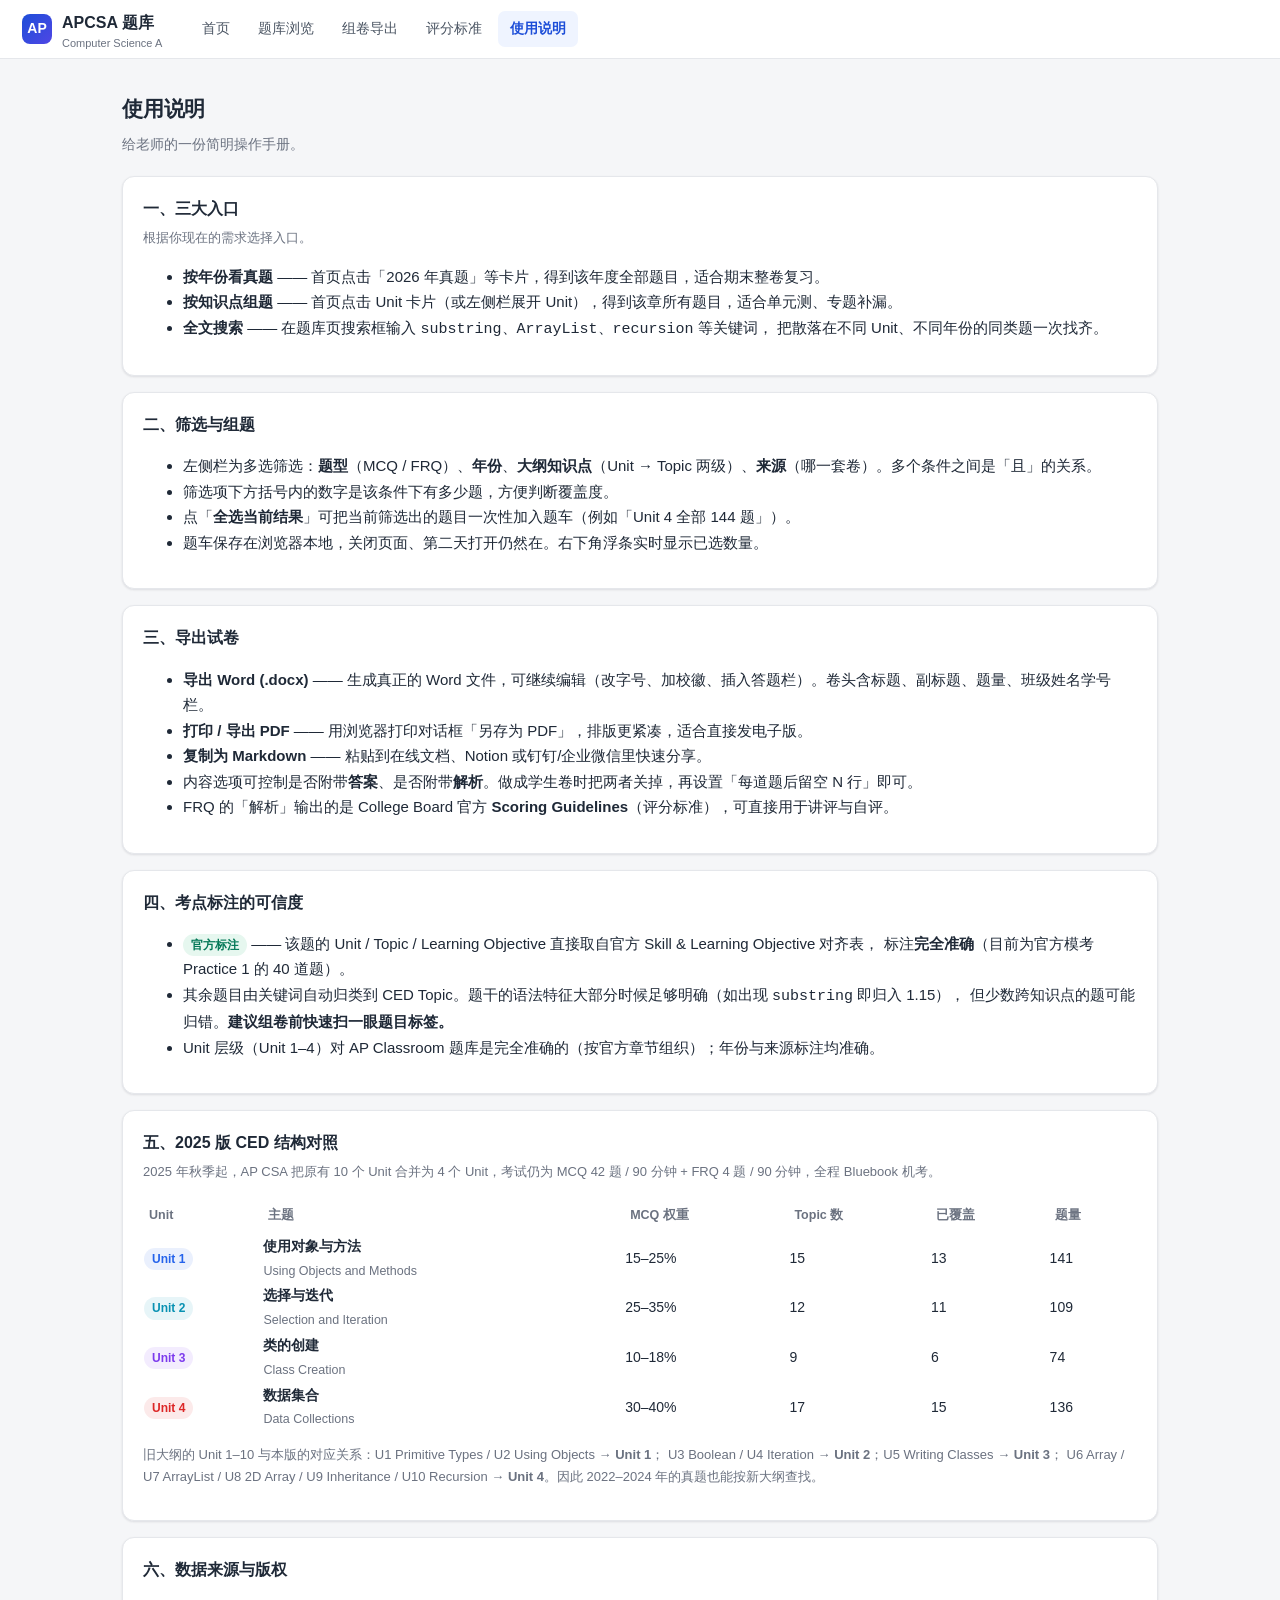
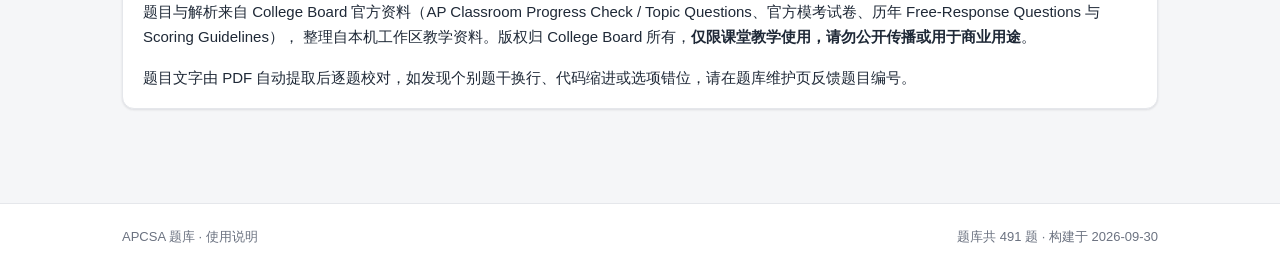
<file: qbank/about.html>
<!DOCTYPE html>
<html lang="zh-CN">
<head>
<meta charset="UTF-8">
<meta name="viewport" content="width=device-width, initial-scale=1">
<title>使用说明 · APCSA 题库</title>
<link rel="stylesheet" href="assets/style.css">
</head>
<body>

<header class="topbar">
  <div class="topbar-in">
    <a class="brand" href="index.html">
      <span class="logo">AP</span>
      <span>APCSA 题库<small>Computer Science A</small></span>
    </a>
    <nav class="nav">
      <a href="index.html">首页</a>
      <a href="bank.html">题库浏览</a>
      <a href="paper.html">组卷导出</a>
      <a href="scoring.html">评分标准</a>
      <a href="about.html">使用说明</a>
    </nav>
    <span class="spacer"></span>
  </div>
</header>

<div class="wrap-narrow">
  <h2 class="sec-title" style="margin-top:10px">使用说明</h2>
  <p class="sec-sub">给老师的一份简明操作手册。</p>

  <div class="panel">
    <h3>一、三大入口</h3>
    <p class="hint">根据你现在的需求选择入口。</p>
    <ul>
      <li><b>按年份看真题</b> —— 首页点击「2026 年真题」等卡片，得到该年度全部题目，适合期末整卷复习。</li>
      <li><b>按知识点组题</b> —— 首页点击 Unit 卡片（或左侧栏展开 Unit），得到该章所有题目，适合单元测、专题补漏。</li>
      <li><b>全文搜索</b> —— 在题库页搜索框输入 <code>substring</code>、<code>ArrayList</code>、<code>recursion</code> 等关键词，
        把散落在不同 Unit、不同年份的同类题一次找齐。</li>
    </ul>
  </div>

  <div class="panel">
    <h3>二、筛选与组题</h3>
    <ul>
      <li>左侧栏为多选筛选：<b>题型</b>（MCQ / FRQ）、<b>年份</b>、<b>大纲知识点</b>（Unit → Topic 两级）、<b>来源</b>（哪一套卷）。多个条件之间是「且」的关系。</li>
      <li>筛选项下方括号内的数字是该条件下有多少题，方便判断覆盖度。</li>
      <li>点「<b>全选当前结果</b>」可把当前筛选出的题目一次性加入题车（例如「Unit 4 全部 144 题」）。</li>
      <li>题车保存在浏览器本地，关闭页面、第二天打开仍然在。右下角浮条实时显示已选数量。</li>
    </ul>
  </div>

  <div class="panel">
    <h3>三、导出试卷</h3>
    <ul>
      <li><b>导出 Word (.docx)</b> —— 生成真正的 Word 文件，可继续编辑（改字号、加校徽、插入答题栏）。卷头含标题、副标题、题量、班级姓名学号栏。</li>
      <li><b>打印 / 导出 PDF</b> —— 用浏览器打印对话框「另存为 PDF」，排版更紧凑，适合直接发电子版。</li>
      <li><b>复制为 Markdown</b> —— 粘贴到在线文档、Notion 或钉钉/企业微信里快速分享。</li>
      <li>内容选项可控制是否附带<b>答案</b>、是否附带<b>解析</b>。做成学生卷时把两者关掉，再设置「每道题后留空 N 行」即可。</li>
      <li>FRQ 的「解析」输出的是 College Board 官方 <b>Scoring Guidelines</b>（评分标准），可直接用于讲评与自评。</li>
    </ul>
  </div>

  <div class="panel">
    <h3>四、考点标注的可信度</h3>
    <ul>
      <li><span class="chip chip-official">官方标注</span> —— 该题的 Unit / Topic / Learning Objective 直接取自官方 Skill &amp; Learning Objective 对齐表，
        标注<strong>完全准确</strong>（目前为官方模考 Practice 1 的 40 道题）。</li>
      <li>其余题目由关键词自动归类到 CED Topic。题干的语法特征大部分时候足够明确（如出现 <code>substring</code> 即归入 1.15），
        但少数跨知识点的题可能归错。<strong>建议组卷前快速扫一眼题目标签。</strong></li>
      <li>Unit 层级（Unit 1–4）对 AP Classroom 题库是完全准确的（按官方章节组织）；年份与来源标注均准确。</li>
    </ul>
  </div>

  <div class="panel">
    <h3>五、2025 版 CED 结构对照</h3>
    <p class="hint">2025 年秋季起，AP CSA 把原有 10 个 Unit 合并为 4 个 Unit，考试仍为 MCQ 42 题 / 90 分钟 + FRQ 4 题 / 90 分钟，全程 Bluebook 机考。</p>
    <div id="cedTable"></div>
    <p class="hint" style="margin-top:12px">旧大纲的 Unit 1–10 与本版的对应关系：U1 Primitive Types / U2 Using Objects → <b>Unit 1</b>；
      U3 Boolean / U4 Iteration → <b>Unit 2</b>；U5 Writing Classes → <b>Unit 3</b>；
      U6 Array / U7 ArrayList / U8 2D Array / U9 Inheritance / U10 Recursion → <b>Unit 4</b>。因此 2022–2024 年的真题也能按新大纲查找。</p>
  </div>

  <div class="panel">
    <h3>六、数据来源与版权</h3>
    <p>题目与解析来自 College Board 官方资料（AP Classroom Progress Check / Topic Questions、官方模考试卷、历年 Free-Response Questions 与 Scoring Guidelines），
      整理自本机工作区教学资料。版权归 College Board 所有，<b>仅限课堂教学使用，请勿公开传播或用于商业用途</b>。</p>
    <p style="margin-bottom:0">题目文字由 PDF 自动提取后逐题校对，如发现个别题干换行、代码缩进或选项错位，请在题库维护页反馈题目编号。</p>
  </div>
</div>

<footer class="site">
  <div class="in"><span>APCSA 题库 · 使用说明</span><span id="bi"></span></div>
</footer>

<script src="data/topics.js"></script>
<script src="data/questions.js"></script>
<script src="assets/app.js"></script>
<script>
(function () {
  var S = QB.computeStats();
  document.getElementById('bi').textContent = '题库共 ' + S.total + ' 题 · 构建于 ' + (QB.DATA.meta.generated || '—');
  var rows = QB.TOPICS.units.map(function (u) {
    var n = S.byUnit[u.id] || 0;
    var cov = u.topics.filter(function (t) { return S.byTopic[t.id]; }).length;
    return '<tr><td><span class="chip" style="background:' + u.color + '18;color:' + u.color + '">' + u.code + '</span></td>' +
      '<td><b>' + QB.esc(u.nameCn) + '</b><br><span style="color:var(--muted);font-size:12.5px">' + QB.esc(u.name) + '</span></td>' +
      '<td>' + u.weight + '</td><td>' + u.topics.length + '</td><td>' + cov + '</td><td>' + n + '</td></tr>';
  }).join('');
  document.getElementById('cedTable').innerHTML =
    '<table style="width:100%;border-collapse:collapse;font-size:14px">' +
    '<thead><tr style="text-align:left;color:var(--muted);font-size:12.5px">' +
    '<th style="padding:8px 6px">Unit</th><th style="padding:8px 6px">主题</th><th style="padding:8px 6px">MCQ 权重</th>' +
    '<th style="padding:8px 6px">Topic 数</th><th style="padding:8px 6px">已覆盖</th><th style="padding:8px 6px">题量</th></tr></thead><tbody>' +
    rows + '</tbody></table>';
})();
</script>
</body>
</html>
</file>
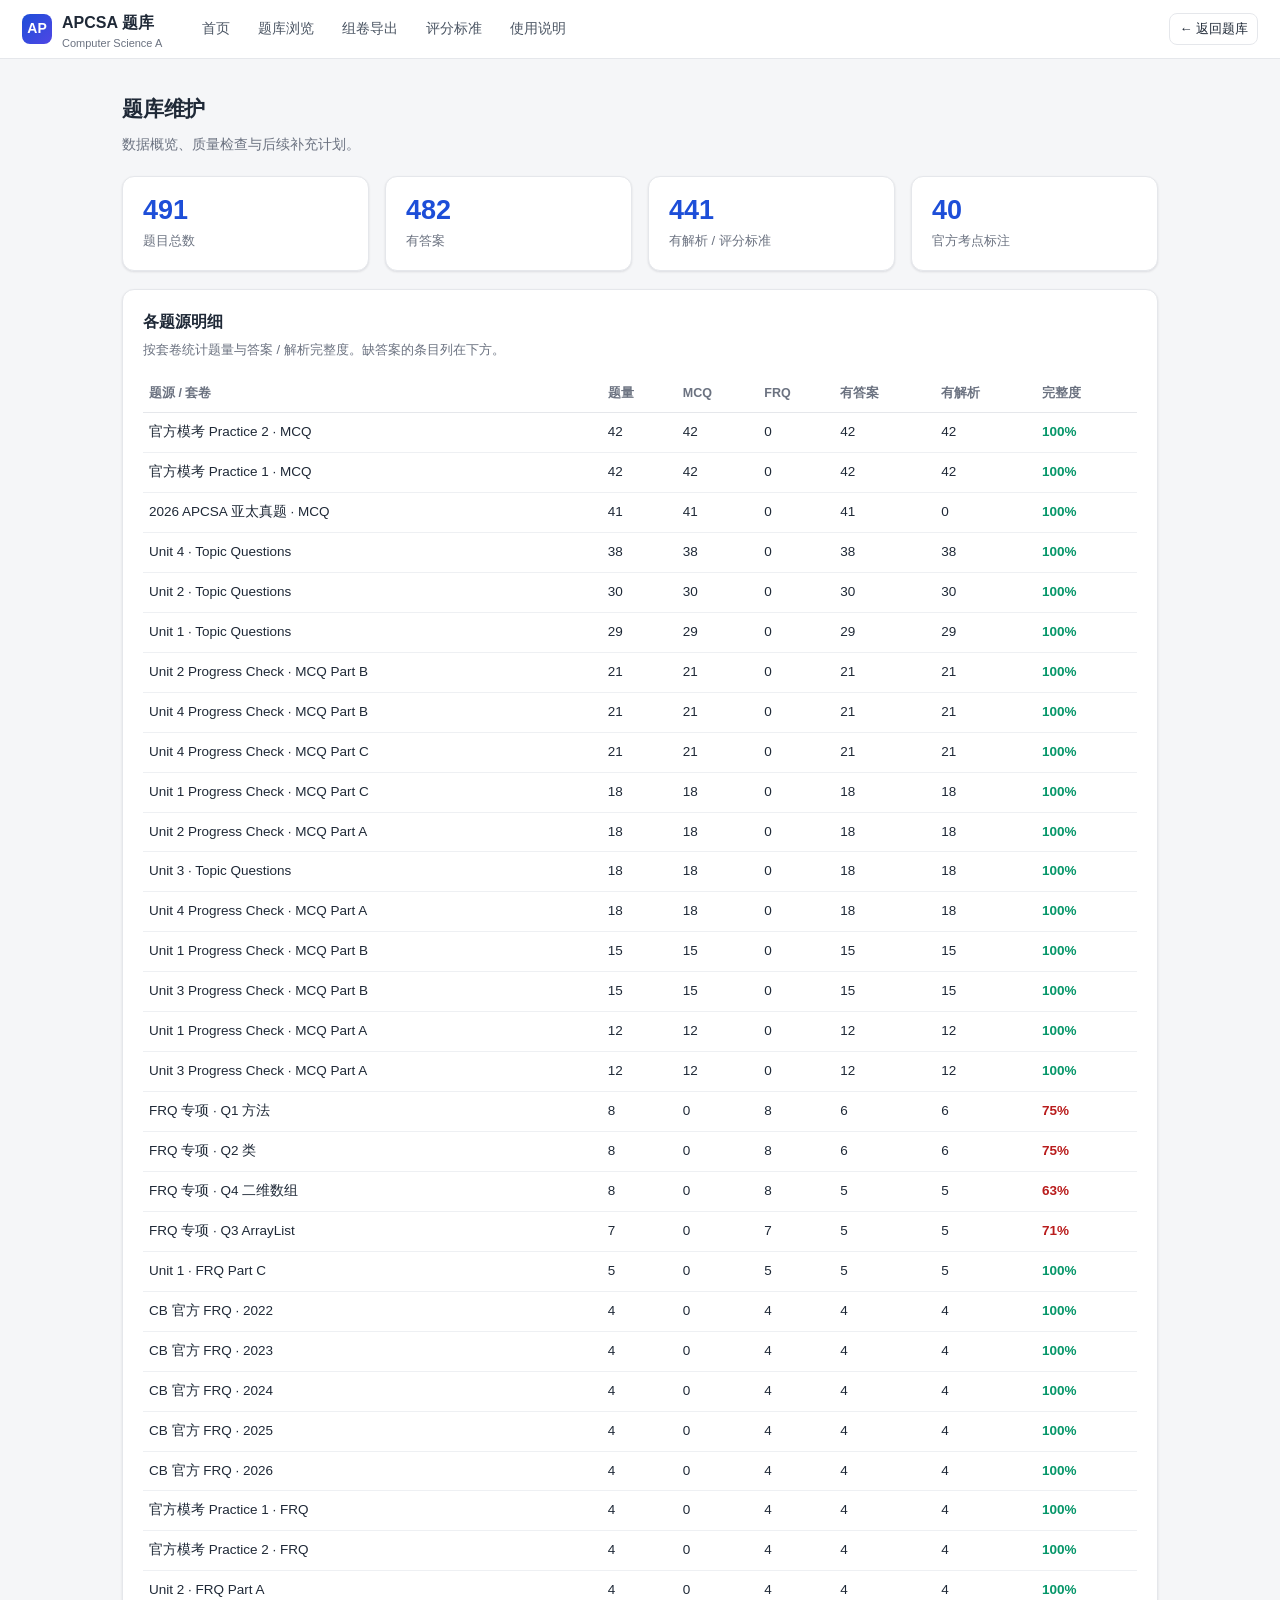
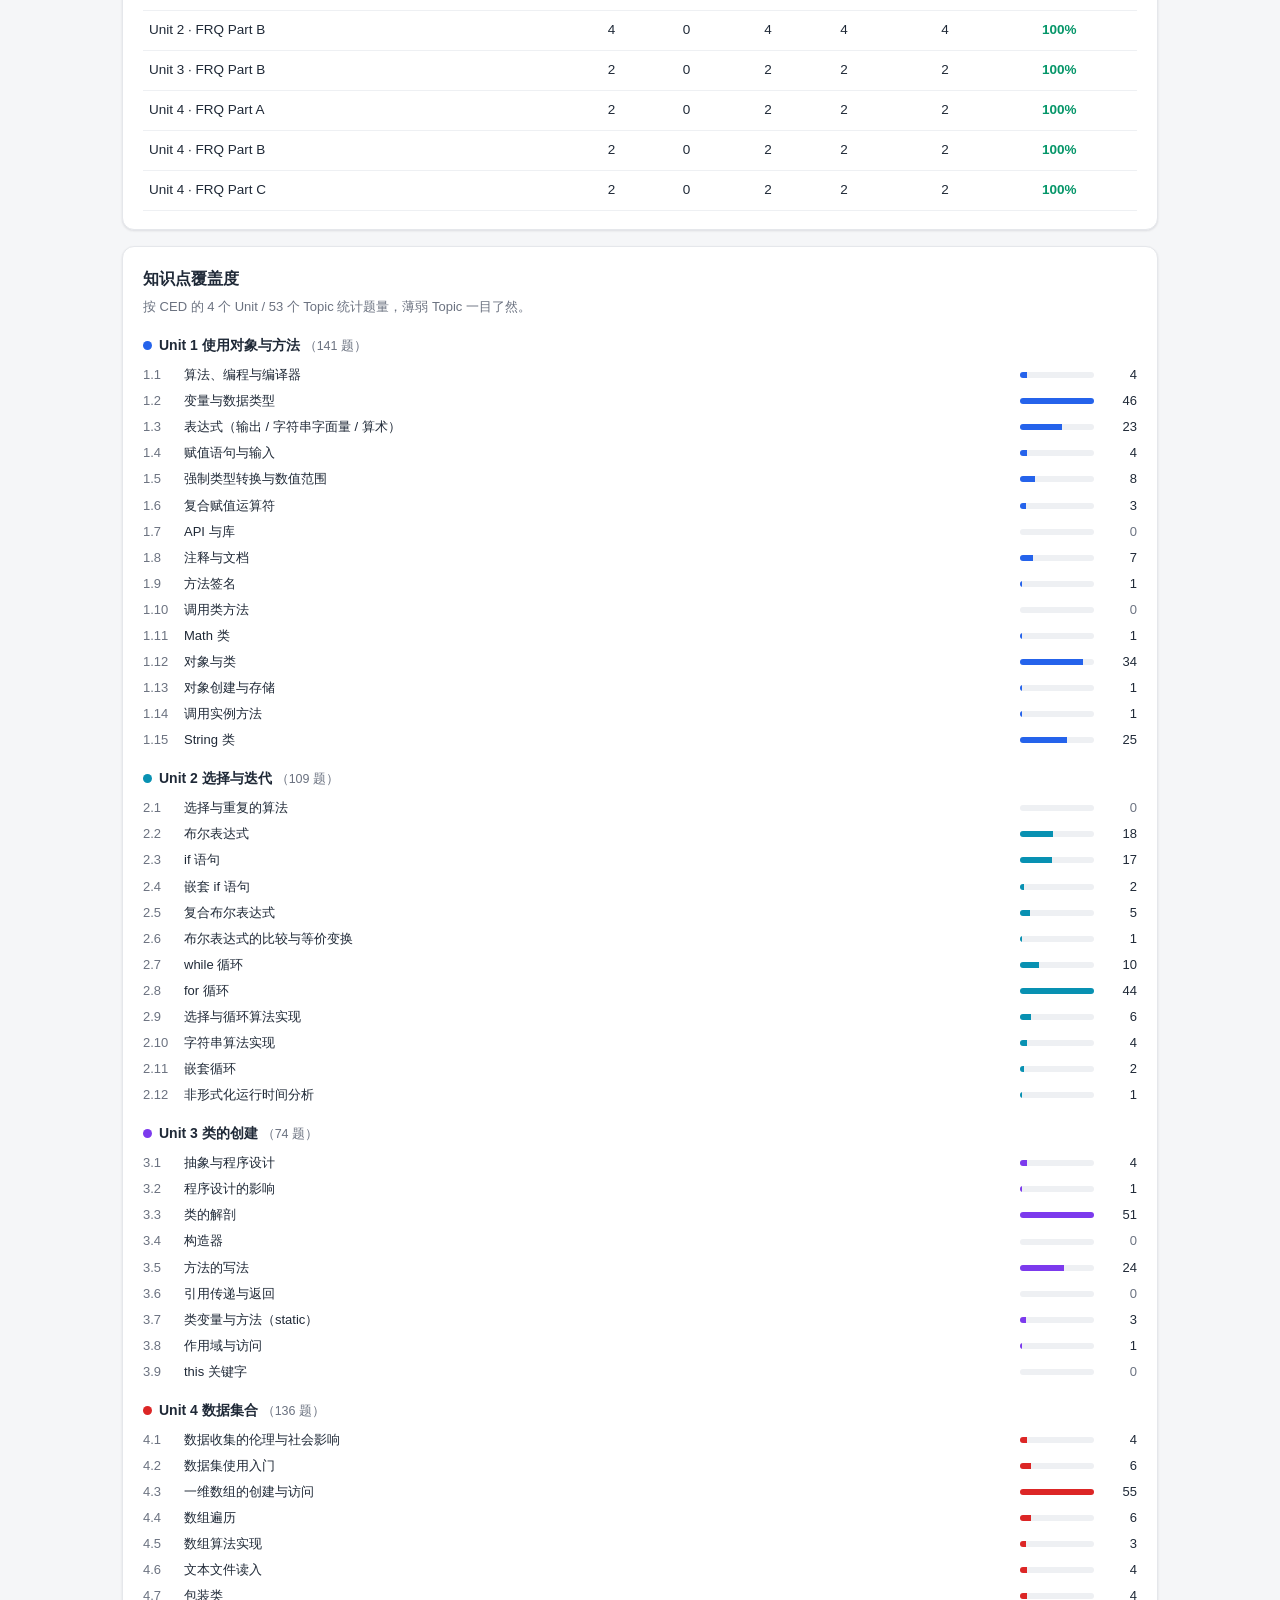
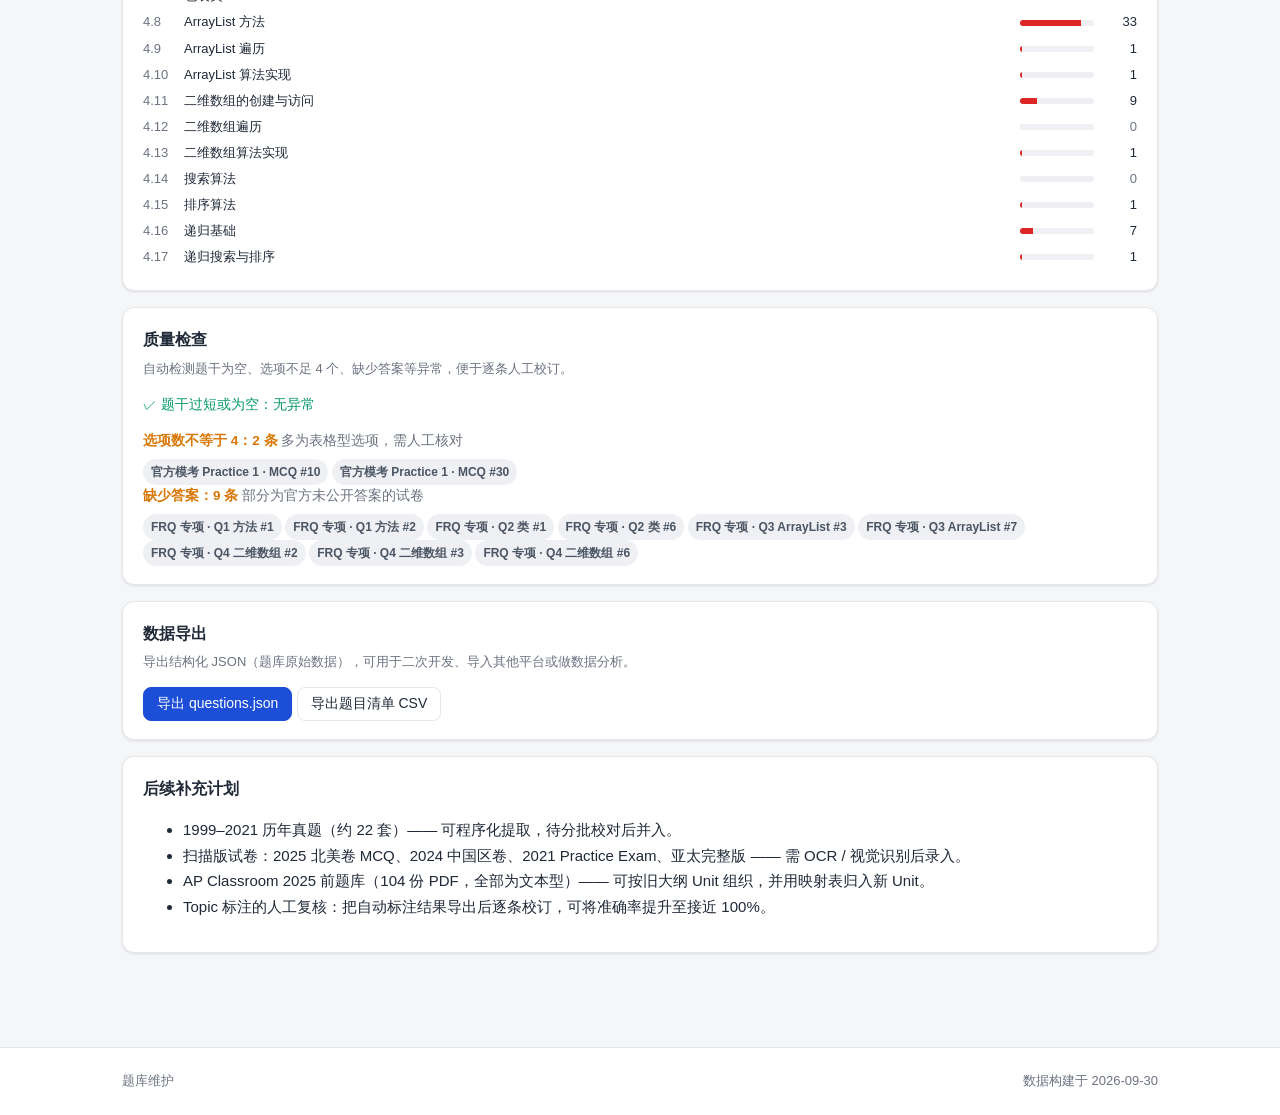
<file: qbank/admin.html>
<!DOCTYPE html>
<html lang="zh-CN">
<head>
<meta charset="UTF-8">
<meta name="viewport" content="width=device-width, initial-scale=1">
<title>题库维护 · APCSA 题库</title>
<link rel="stylesheet" href="assets/style.css">
</head>
<body>

<header class="topbar">
  <div class="topbar-in">
    <a class="brand" href="index.html">
      <span class="logo">AP</span>
      <span>APCSA 题库<small>Computer Science A</small></span>
    </a>
    <nav class="nav">
      <a href="index.html">首页</a>
      <a href="bank.html">题库浏览</a>
      <a href="paper.html">组卷导出</a>
      <a href="scoring.html">评分标准</a>
      <a href="about.html">使用说明</a>
    </nav>
    <span class="spacer"></span>
    <a class="btn btn-sm" href="bank.html">← 返回题库</a>
  </div>
</header>

<div class="wrap-narrow">
  <h2 class="sec-title" style="margin-top:10px">题库维护</h2>
  <p class="sec-sub">数据概览、质量检查与后续补充计划。</p>

  <div class="stats" style="margin:0 0 18px;padding:0;grid-template-columns:repeat(4,1fr)">
    <div class="stat"><div class="n" id="a-total">—</div><div class="l">题目总数</div></div>
    <div class="stat"><div class="n" id="a-ans">—</div><div class="l">有答案</div></div>
    <div class="stat"><div class="n" id="a-exp">—</div><div class="l">有解析 / 评分标准</div></div>
    <div class="stat"><div class="n" id="a-off">—</div><div class="l">官方考点标注</div></div>
  </div>

  <div class="panel">
    <h3>各题源明细</h3>
    <p class="hint">按套卷统计题量与答案 / 解析完整度。缺答案的条目列在下方。</p>
    <div id="srcTable"></div>
  </div>

  <div class="panel">
    <h3>知识点覆盖度</h3>
    <p class="hint">按 CED 的 4 个 Unit / 53 个 Topic 统计题量，薄弱 Topic 一目了然。</p>
    <div id="topicCoverage"></div>
  </div>

  <div class="panel">
    <h3>质量检查</h3>
    <p class="hint">自动检测题干为空、选项不足 4 个、缺少答案等异常，便于逐条人工校订。</p>
    <div id="qcOut"></div>
  </div>

  <div class="panel">
    <h3>数据导出</h3>
    <p class="hint">导出结构化 JSON（题库原始数据），可用于二次开发、导入其他平台或做数据分析。</p>
    <button class="btn btn-primary" id="btnJson">导出 questions.json</button>
    <button class="btn" id="btnCsv">导出题目清单 CSV</button>
  </div>

  <div class="panel">
    <h3>后续补充计划</h3>
    <ul>
      <li>1999–2021 历年真题（约 22 套）—— 可程序化提取，待分批校对后并入。</li>
      <li>扫描版试卷：2025 北美卷 MCQ、2024 中国区卷、2021 Practice Exam、亚太完整版 —— 需 OCR / 视觉识别后录入。</li>
      <li>AP Classroom 2025 前题库（104 份 PDF，全部为文本型）—— 可按旧大纲 Unit 组织，并用映射表归入新 Unit。</li>
      <li>Topic 标注的人工复核：把自动标注结果导出后逐条校订，可将准确率提升至接近 100%。</li>
    </ul>
  </div>
</div>

<footer class="site"><div class="in"><span>题库维护</span><span id="bi"></span></div></footer>

<script src="data/topics.js"></script>
<script src="data/questions.js"></script>
<script src="assets/app.js"></script>
<script>
(function () {
  var qs = QB.DATA.questions, M = QB.DATA.meta, S = QB.computeStats();
  function hasAns(q) { return q.type === 'FRQ' ? !!q.solution : !!(q.answer || q.explanation); }
  function hasExp(q) { return q.type === 'FRQ' ? !!q.solution : !!q.explanation; }

  document.getElementById('a-total').textContent = qs.length;
  document.getElementById('a-ans').textContent = qs.filter(hasAns).length;
  document.getElementById('a-exp').textContent = qs.filter(hasExp).length;
  document.getElementById('a-off').textContent = M.officialTagged || 0;
  document.getElementById('bi').textContent = '数据构建于 ' + (M.generated || '—');

  /* 题源明细 */
  var bySrc = {};
  qs.forEach(function (q) {
    var k = q.label || q.sourceLabel || '未分类';
    bySrc[k] = bySrc[k] || { n: 0, ans: 0, exp: 0, mcq: 0, frq: 0, noans: [] };
    var o = bySrc[k];
    o.n++; if (hasAns(q)) o.ans++; if (hasExp(q)) o.exp++;
    if (q.type === 'FRQ') o.frq++; else o.mcq++;
    if (!hasAns(q)) o.noans.push(q.id);
  });
  var keys = Object.keys(bySrc).sort(function (a, b) { return bySrc[b].n - bySrc[a].n; });
  document.getElementById('srcTable').innerHTML =
    '<table style="width:100%;border-collapse:collapse;font-size:13.5px">' +
    '<thead><tr style="text-align:left;color:var(--muted);font-size:12.5px;border-bottom:1px solid var(--line)">' +
    '<th style="padding:8px 6px">题源 / 套卷</th><th style="padding:8px 6px">题量</th><th style="padding:8px 6px">MCQ</th>' +
    '<th style="padding:8px 6px">FRQ</th><th style="padding:8px 6px">有答案</th><th style="padding:8px 6px">有解析</th><th style="padding:8px 6px">完整度</th></tr></thead><tbody>' +
    keys.map(function (k) {
      var o = bySrc[k], r = Math.round(o.ans / o.n * 100);
      var color = r >= 99 ? 'var(--ok)' : (r >= 80 ? 'var(--warn)' : '#b91c1c');
      return '<tr style="border-bottom:1px solid var(--line-2)">' +
        '<td style="padding:8px 6px">' + QB.esc(k) + '</td><td style="padding:8px 6px">' + o.n + '</td>' +
        '<td style="padding:8px 6px">' + o.mcq + '</td><td style="padding:8px 6px">' + o.frq + '</td>' +
        '<td style="padding:8px 6px">' + o.ans + '</td><td style="padding:8px 6px">' + o.exp + '</td>' +
        '<td style="padding:8px 6px;color:' + color + ';font-weight:700">' + r + '%</td></tr>';
    }).join('') + '</tbody></table>';

  /* 知识点覆盖 */
  document.getElementById('topicCoverage').innerHTML = QB.TOPICS.units.map(function (u) {
    var rows = u.topics.map(function (t) {
      var n = S.byTopic[t.id] || 0;
      var pct = Math.min(100, Math.round(n / 40 * 100));
      return '<div style="display:flex;align-items:center;gap:9px;font-size:13px;margin:4px 0">' +
        '<span style="width:32px;color:var(--muted);font-variant-numeric:tabular-nums">' + t.id + '</span>' +
        '<span style="flex:1;overflow:hidden;text-overflow:ellipsis;white-space:nowrap" title="' + QB.esc(t.nameCn) + '">' + QB.esc(t.nameCn) + '</span>' +
        '<span style="width:74px;height:6px;background:var(--line-2);border-radius:3px;overflow:hidden"><span style="display:block;height:100%;width:' + pct + '%;background:' + u.color + '"></span></span>' +
        '<span style="width:34px;text-align:right;font-variant-numeric:tabular-nums;color:' + (n ? 'var(--ink)' : 'var(--muted)') + '">' + n + '</span></div>';
    }).join('');
    return '<h4 style="margin:16px 0 6px;font-size:14px"><span class="dot" style="display:inline-block;width:9px;height:9px;border-radius:50%;background:' + u.color + ';margin-right:7px"></span>' +
      u.code + ' ' + QB.esc(u.nameCn) + ' <span style="color:var(--muted);font-weight:400;font-size:12.5px">（' + (S.byUnit[u.id] || 0) + ' 题）</span></h4>' + rows;
  }).join('');

  /* 质量检查 */
  var issues = { stem: [], opt: [], ans: [] };
  qs.forEach(function (q) {
    var t = (q.type === 'FRQ' ? (q.prompt || '') : (q.stem || '')).trim();
    if (t.length < 20) issues.stem.push(q);
    if (q.type === 'MCQ' && (q.options || []).length !== 4) issues.opt.push(q);
    if (!hasAns(q)) issues.ans.push(q);
  });
  function issList(arr, label, note) {
    if (!arr.length) return '<p style="color:var(--ok);font-size:13.5px">✓ ' + label + '：无异常</p>';
    return '<p style="margin:0 0 6px;font-size:13.5px"><b style="color:var(--warn)">' + label + '：' + arr.length + ' 条</b>' +
      (note ? ' <span style="color:var(--muted)">' + note + '</span>' : '') + '</p>' +
      '<div style="font-size:12.5px;color:var(--ink-2);line-height:2">' +
      arr.slice(0, 40).map(function (q) { return '<a class="chip" href="bank.html?kw=' + encodeURIComponent((q.stem || q.prompt || '').slice(0, 18)) + '">' + QB.esc(q.label || '') + ' #' + QB.esc(String(q.id).split('-').pop()) + '</a>'; }).join(' ') +
      (arr.length > 40 ? ' … 其余 ' + (arr.length - 40) + ' 条' : '') + '</div>';
  }
  document.getElementById('qcOut').innerHTML =
    issList(issues.stem, '题干过短或为空', '可能是扫描件或双栏排版导致') +
    issList(issues.opt, '选项数不等于 4', '多为表格型选项，需人工核对') +
    issList(issues.ans, '缺少答案', '部分为官方未公开答案的试卷');

  /* 导出 */
  function dl(content, name, type) {
    var blob = new Blob([content], { type: type || 'text/plain;charset=utf-8' });
    var url = URL.createObjectURL(blob);
    var a = document.createElement('a'); a.href = url; a.download = name;
    document.body.appendChild(a); a.click();
    setTimeout(function () { document.body.removeChild(a); URL.revokeObjectURL(url); }, 400);
  }
  document.getElementById('btnJson').onclick = function () {
    dl(JSON.stringify({ meta: M, questions: qs }, null, 1), 'apcsa-questions.json', 'application/json');
    QB.toast('已导出 JSON');
  };
  document.getElementById('btnCsv').onclick = function () {
    var head = ['id', 'type', 'year', 'unit', 'topic', 'topicTagSource', 'officialLO', 'answer', 'label', 'hadExplanation', 'stemBrief'];
    var rows = qs.map(function (q) {
      var f = function (v) { return '"' + String(v == null ? '' : v).replace(/"/g, '""').replace(/\n/g, ' ').slice(0, 300) + '"'; };
      return [q.id, q.type, q.year || '', q.unit || '', q.topic || '', q.topicTagSource, q.officialLO || '',
        q.answer || '', q.label || '', q.explanation || q.solution ? '1' : '0',
        (q.stem || q.prompt || '').slice(0, 160)].map(f).join(',');
    });
    dl('\ufeff' + head.join(',') + '\n' + rows.join('\n'), 'apcsa-question-list.csv', 'text/csv;charset=utf-8');
    QB.toast('已导出 CSV');
  };
})();
</script>
</body>
</html>
</file>
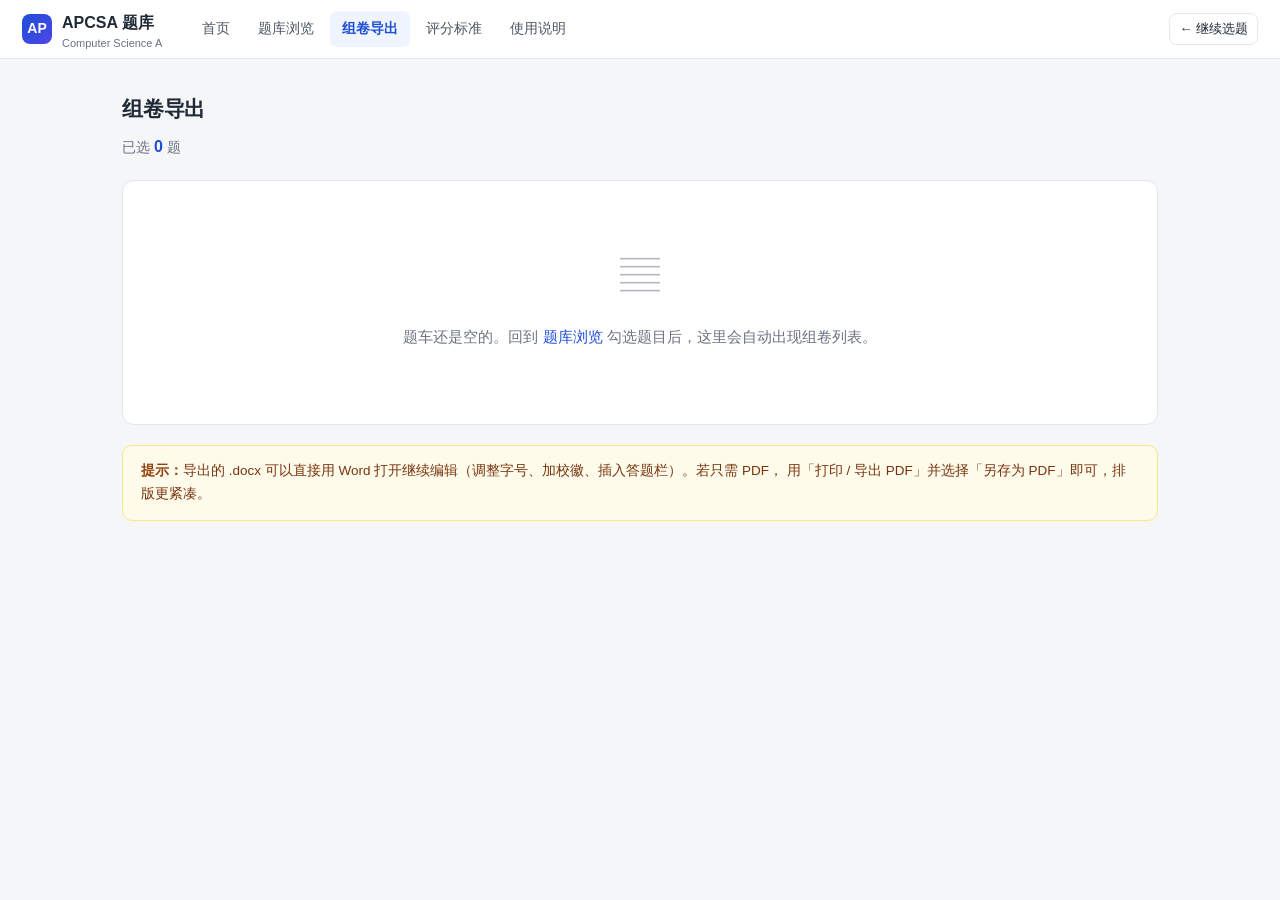
<file: qbank/paper.html>
<!DOCTYPE html>
<html lang="zh-CN">
<head>
<meta charset="UTF-8">
<meta name="viewport" content="width=device-width, initial-scale=1">
<title>组卷导出 · APCSA 题库</title>
<link rel="stylesheet" href="assets/style.css">
</head>
<body>

<header class="topbar">
  <div class="topbar-in">
    <a class="brand" href="index.html">
      <span class="logo">AP</span>
      <span>APCSA 题库<small>Computer Science A</small></span>
    </a>
    <nav class="nav">
      <a href="index.html">首页</a>
      <a href="bank.html">题库浏览</a>
      <a href="paper.html">组卷导出</a>
      <a href="scoring.html">评分标准</a>
      <a href="about.html">使用说明</a>
    </nav>
    <span class="spacer"></span>
    <a class="btn btn-sm" href="bank.html">← 继续选题</a>
  </div>
</header>

<div class="wrap-narrow">

  <h2 class="sec-title" style="margin-top:10px">组卷导出</h2>
  <p class="sec-sub">已选 <b id="pCount" style="color:var(--primary);font-size:16px">0</b> 题 <span id="pSummary" style="color:var(--muted)"></span></p>

  <div id="paperEmpty" class="empty">
    <div class="big">▤</div>
    <p>题车还是空的。回到 <a href="bank.html">题库浏览</a> 勾选题目后，这里会自动出现组卷列表。</p>
  </div>

  <!-- 试卷设置 -->
  <div class="panel" id="paperSettings" hidden>
    <h3>试卷设置</h3>
    <p class="hint">这些信息会写进导出的 Word 卷头。</p>
    <input class="title-input" id="pTitle" placeholder="试卷标题" value="AP Computer Science A 单元练习">
    <input class="title-input" id="pSub" placeholder="副标题（可留空）" style="font-weight:400;font-size:14px">
    <input class="title-input" id="pHead" placeholder="卷头补充信息（如：时间 45 分钟 · 满分 40 分）" style="font-weight:400;font-size:13.5px">

    <h3 style="margin-top:20px">内容选项</h3>
    <label class="field"><input type="checkbox" id="optAnswer" checked><span>附带<b>答案</b>（选项中的正确项会加粗）</span></label>
    <label class="field"><input type="checkbox" id="optExpl" checked><span>附带<b>解析</b>（FRQ 则输出官方评分标准）</span></label>
    <label class="field"><input type="checkbox" id="optTopic" checked><span>题号后标注 <b>Topic</b>（便于学生对照知识点）</span></label>
    <label class="field"><input type="checkbox" id="optSource" checked><span>标注题目<b>来源</b>（年份 / 套卷名）</span></label>
    <label class="field"><input type="checkbox" id="optBreak"><span>每道题<b>单独起页</b>（适合 FRQ 作答）</span></label>
    <label class="field"><span>若不含答案，每道题后留空</span><input class="inline-num" type="number" id="optBlank" value="3" min="0" max="20"><span>行</span></label>
  </div>

  <!-- 题目列表 -->
  <div class="panel" id="paperListPanel" hidden>
    <h3>选题清单</h3>
    <p class="hint">可用 ↑ ↓ 调整顺序，✕ 移出试卷。导出的顺序即为这里显示的顺序。</p>
    <div id="paperList"></div>
  </div>

  <div class="sticky-actions" id="actBar" hidden>
    <button class="btn btn-primary" id="btnDocx">导出 Word (.docx)</button>
    <button class="btn" id="btnPrint">打印 / 导出 PDF</button>
    <button class="btn" id="btnCopyMd">复制为 Markdown</button>
    <span class="spacer" style="flex:1"></span>
    <button class="btn" id="btnClearCart" style="color:#b91c1c;border-color:#fecaca">清空题车</button>
  </div>

  <div class="note" style="margin-top:20px">
    <b>提示：</b>导出的 .docx 可以直接用 Word 打开继续编辑（调整字号、加校徽、插入答题栏）。若只需 PDF，
    用「打印 / 导出 PDF」并选择「另存为 PDF」即可，排版更紧凑。
  </div>

</div>

<div class="toast" id="toast"></div>

<script src="data/topics.js"></script>
<script src="data/questions.js"></script>
<script src="assets/app.js"></script>
<script src="lib/docx.min.js"></script>
<script src="assets/paper.js"></script>
<script>
(function () {
  /* 题车为空时隐藏设置与列表 */
  function sync() {
    var n = QB.getCart().length;
    document.getElementById('paperSettings').hidden = n === 0;
    document.getElementById('paperListPanel').hidden = n === 0;
  }
  document.addEventListener('cartchange', sync);
  sync();
})();
</script>
</body>
</html>
</file>
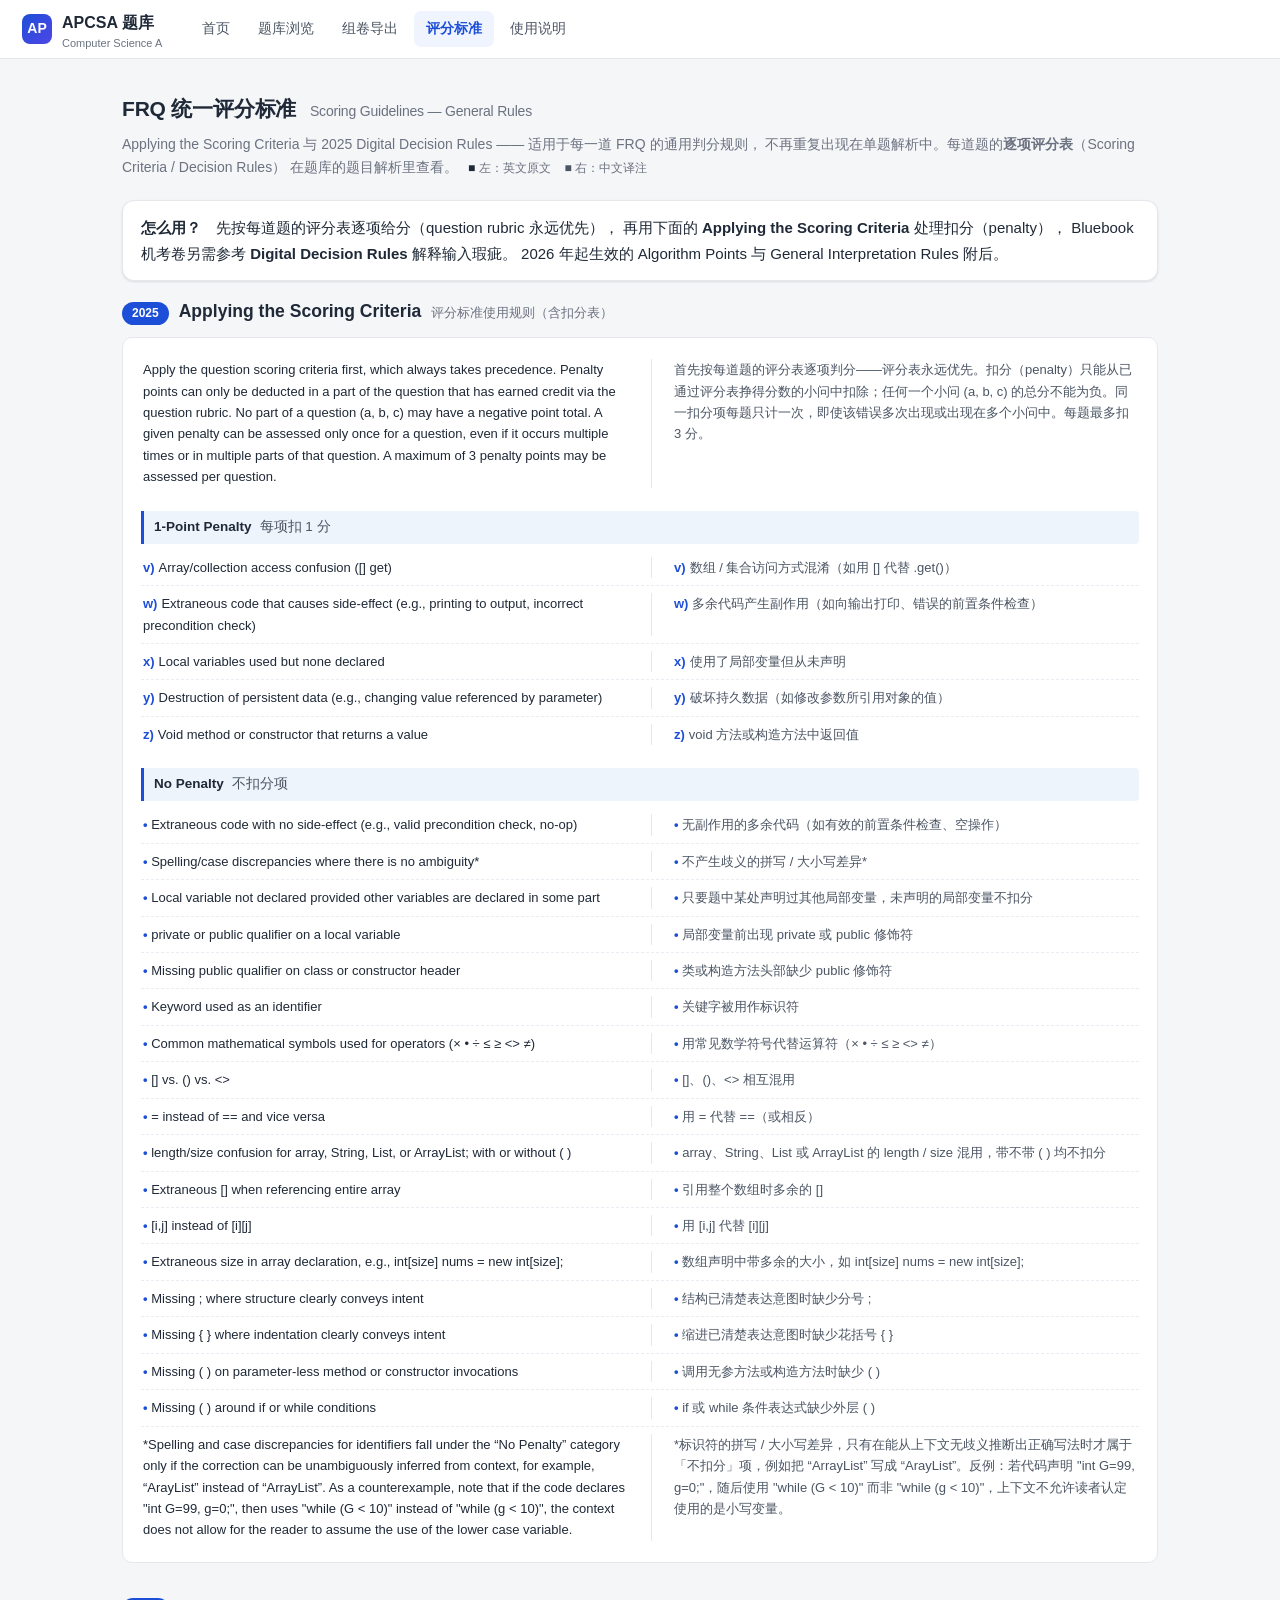
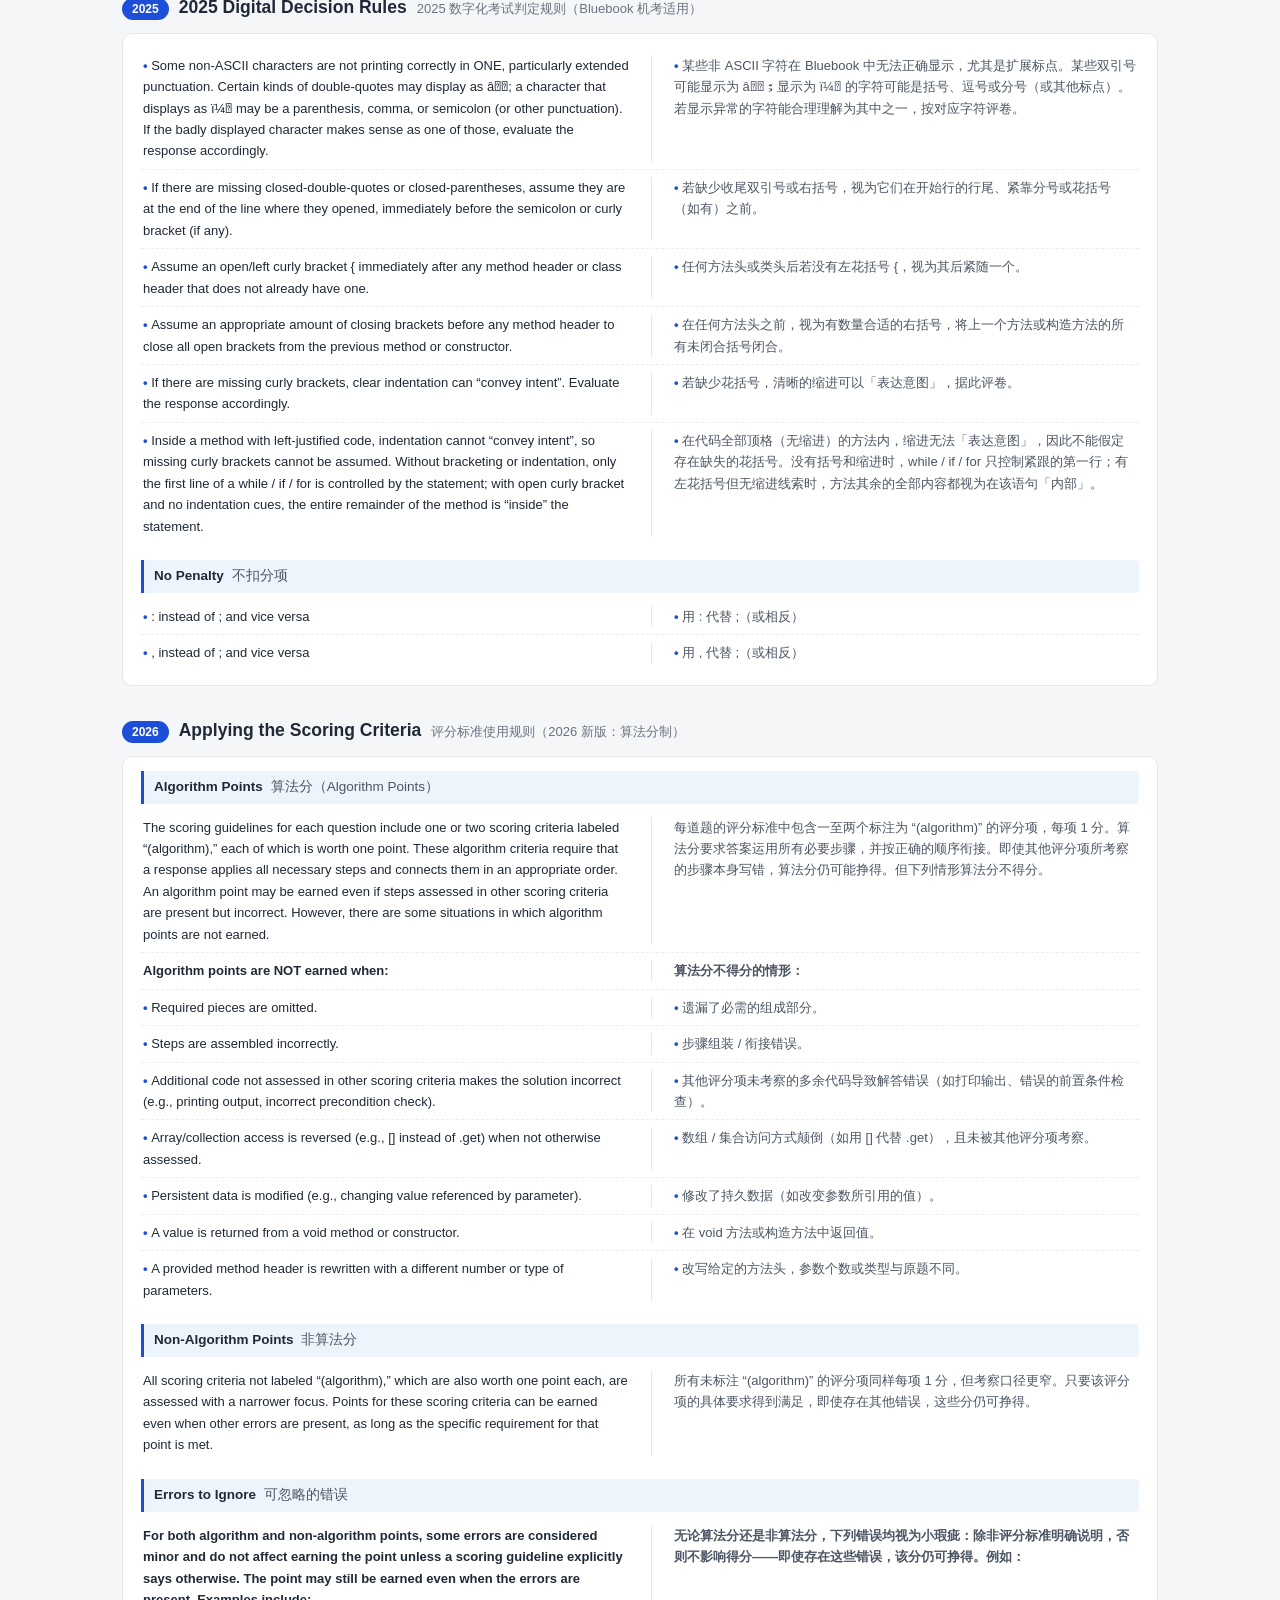
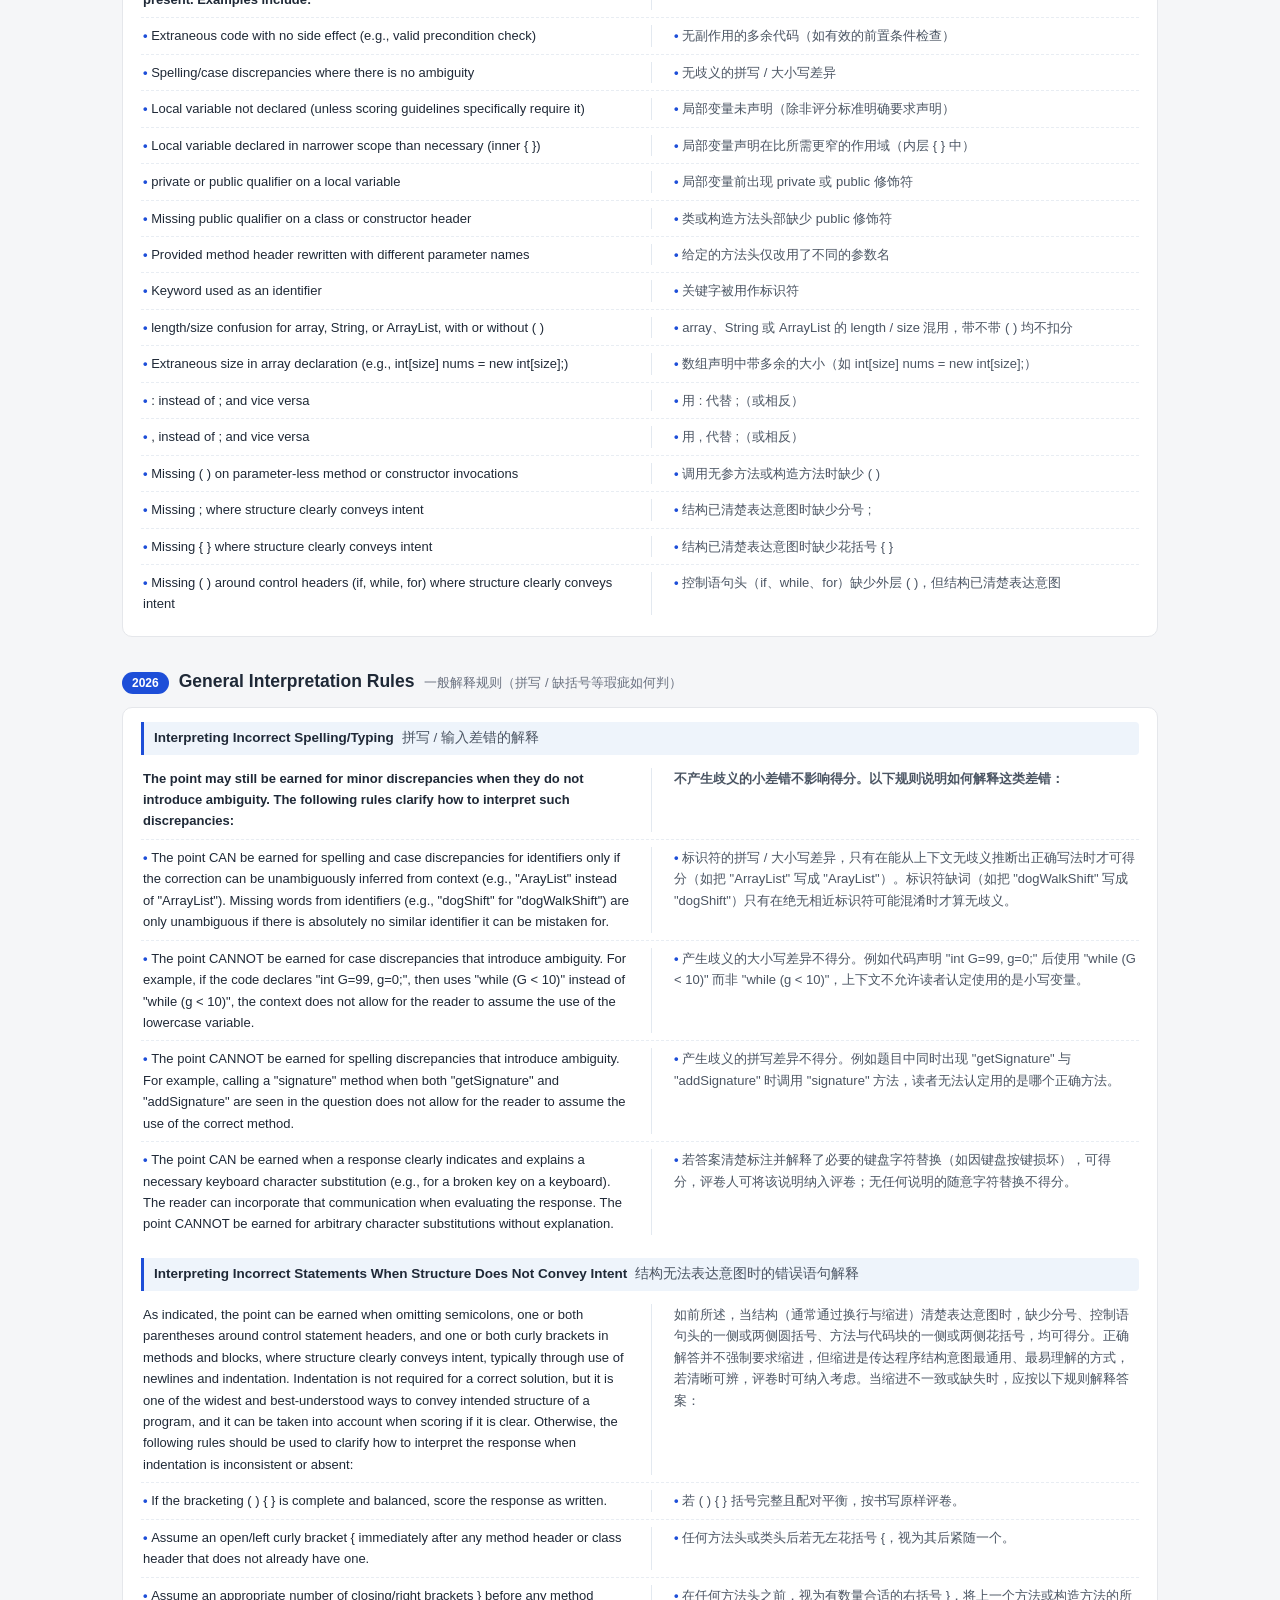
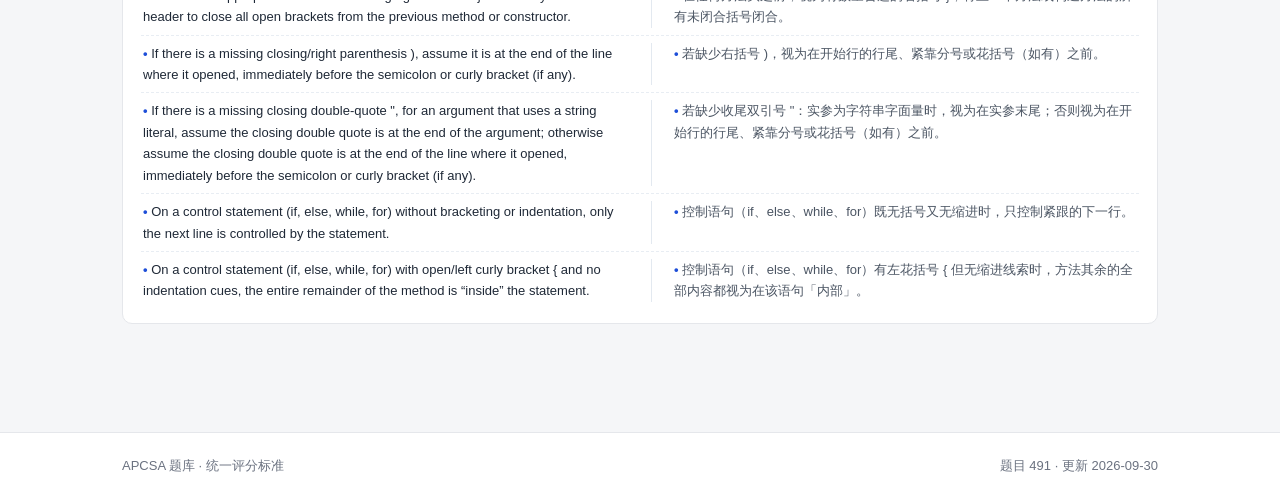
<file: qbank/scoring.html>
<!DOCTYPE html>
<html lang="zh-CN">
<head>
<meta charset="UTF-8">
<meta name="viewport" content="width=device-width, initial-scale=1">
<title>统一评分标准 · APCSA 题库</title>
<link rel="stylesheet" href="assets/style.css">
<style>
  .sgsec { margin: 0 0 30px; }
  .sgsec h3 { margin: 0 0 4px; display: flex; align-items: baseline; gap: 10px; flex-wrap: wrap; }
  .sgyear { font-size: 12px; font-weight: 700; color: #fff; background: var(--primary); border-radius: 999px; padding: 1px 10px; white-space: nowrap; }
  .sgtitle-cn { font-weight: 500; color: var(--muted); font-size: 13px; }

  .sgbody {
    background: #fff; border: 1px solid var(--line); border-radius: var(--radius);
    padding: 14px 18px; margin-top: 10px;
  }

  /* 小标题（全宽，中英同行） */
  .sg-h {
    font-weight: 700; font-size: 13.5px; color: var(--ink);
    margin: 16px 0 6px; padding: 5px 10px; background: #eef4fb; border-left: 3px solid var(--primary);
    border-radius: 0 4px 4px 0;
  }
  .sg-h:first-child { margin-top: 0; }
  .sg-h .cn { font-weight: 500; color: var(--ink-2); margin-left: 8px; }

  /* 双栏行：左 EN 右 CN；窄屏自动堆叠 */
  .sg-row { display: grid; grid-template-columns: 1fr 1fr; gap: 0 22px; padding: 7px 2px; }
  .sg-row + .sg-row { border-top: 1px dashed #e8edf3; }
  .sg-row .en { color: var(--ink); font-size: 13px; line-height: 1.65; }
  .sg-row .cn { color: var(--ink-2); font-size: 13px; line-height: 1.65;
                border-left: 1px solid #e3e9f0; padding-left: 22px; }
  @media (max-width: 820px) {
    .sg-row { grid-template-columns: 1fr; gap: 1px 0; }
    .sg-row .cn { border-left: none; padding-left: 0; }
    .sg-row .cn::before { content: "▸ "; color: var(--muted); }
  }

  /* 项目符号条目：• 与文字同行 */
  .sg-li .en::before, .sg-li .cn::before { content: "•\00a0"; color: var(--primary); font-weight: 700; }
  @media (max-width: 820px) { .sg-li .cn::before { content: "▸\00a0"; } }

  /* 带字母编号的扣分条目（v)–z)） */
  .sg-item .en::before, .sg-item .cn::before { content: none; }
  .sg-item .lab { font-weight: 700; color: var(--primary); margin-right: 4px; }

  /* 引导句 */
  .sg-lead .en, .sg-lead .cn { font-weight: 700; }

  .sg-note { font-size: 12.5px; color: var(--muted); margin: 6px 0 0; }
  .sg-legend { display: inline-flex; gap: 14px; font-size: 12px; color: var(--muted); margin-left: 6px; }
  .sg-legend .en-dot { color: var(--ink); }
  .sg-legend .cn-dot { color: var(--ink-2); }
</style>
</head>
<body>

<header class="topbar">
  <div class="topbar-in">
    <a class="brand" href="index.html">
      <span class="logo">AP</span>
      <span>APCSA 题库<small>Computer Science A</small></span>
    </a>
    <nav class="nav">
      <a href="index.html">首页</a>
      <a href="bank.html">题库浏览</a>
      <a href="paper.html">组卷导出</a>
      <a href="scoring.html">评分标准</a>
      <a href="about.html">使用说明</a>
    </nav>
    <span class="spacer"></span>
  </div>
</header>

<div class="wrap-narrow">
  <h2 class="sec-title" style="margin-top:10px">FRQ 统一评分标准<span style="font-size:14px;font-weight:500;color:var(--muted)">　Scoring Guidelines — General Rules</span></h2>
  <p class="sec-sub">
    Applying the Scoring Criteria 与 2025 Digital Decision Rules —— 适用于每一道 FRQ 的通用判分规则，
    不再重复出现在单题解析中。每道题的<b>逐项评分表</b>（Scoring Criteria / Decision Rules）
    在题库的题目解析里查看。
    <span class="sg-legend"><span><span class="en-dot">■</span> 左：英文原文</span><span><span class="cn-dot">■</span> 右：中文译注</span></span>
  </p>

  <div class="panel" style="padding:14px 18px">
    <b>怎么用？</b>　先按每道题的评分表逐项给分（question rubric 永远优先），
    再用下面的 <b>Applying the Scoring Criteria</b> 处理扣分（penalty），
    Bluebook 机考卷另需参考 <b>Digital Decision Rules</b> 解释输入瑕疵。
    2026 年起生效的 Algorithm Points 与 General Interpretation Rules 附后。
  </div>

  <div id="secList"></div>
</div>

<footer class="site">
  <div class="in"><span>APCSA 题库 · 统一评分标准</span><span id="bi"></span></div>
</footer>

<script src="data/scoring.js"></script>
<script src="data/questions.js"></script>
<script src="assets/app.js"></script>
<script>
(function () {
  var S = window.QB_SCORING || { sections: [] };
  var list = document.getElementById('secList');
  if (!S.sections.length) {
    list.innerHTML = '<div class="panel">评分标准数据尚未生成，请先运行构建脚本。</div>';
  }
  S.sections.forEach(function (sec) {
    var html = '<div class="sgsec">' +
      '<h3><span class="sgyear">' + sec.year + '</span><span>' + QB.esc(sec.title) + '</span>' +
      (sec.titleCn ? '<span class="sgtitle-cn">' + QB.esc(sec.titleCn) + '</span>' : '') +
      '</h3><div class="sgbody">';
    (sec.blocks || []).forEach(function (b) {
      if (b.t === 'h') {
        html += '<div class="sg-h">' + QB.esc(b.en) +
          (b.cn ? '<span class="cn">' + QB.esc(b.cn) + '</span>' : '') + '</div>';
      } else if (b.t === 'item') {
        html += '<div class="sg-row sg-item"><div class="en"><span class="lab">' +
          QB.esc(b.n + ')') + '</span>' + QB.esc(b.en) + '</div>' +
          '<div class="cn"><span class="lab">' + QB.esc(b.n + ')') + '</span>' + QB.esc(b.cn || '') + '</div></div>';
      } else {
        var cls = b.t === 'li' ? 'sg-li' : (b.t === 'lead' ? 'sg-lead' : '');
        html += '<div class="sg-row ' + cls + '"><div class="en">' + QB.esc(b.en) +
          '</div><div class="cn">' + QB.esc(b.cn || '') + '</div></div>';
      }
    });
    html += '</div></div>';
    var div = document.createElement('div');
    div.innerHTML = html;
    list.appendChild(div.firstChild);
  });
  var bi = document.getElementById('bi');
  if (bi && window.QB_DATA && QB_DATA.meta) bi.textContent = '题目 ' + QB_DATA.meta.count + ' · 更新 ' + QB_DATA.meta.generated;
})();
</script>
</body>
</html>
</file>
<file: qbank/assets/style.css>
/* ============================================================
   APCSA 题库 · 样式表
   ============================================================ */
:root {
  --primary: #1d4ed8;
  --primary-dark: #1e3a8a;
  --primary-soft: #eff4ff;
  --u1: #2563eb;
  --u2: #0891b2;
  --u3: #7c3aed;
  --u4: #dc2626;
  --bg: #f5f6f8;
  --card: #ffffff;
  --ink: #1f2937;
  --ink-2: #4b5563;
  --muted: #6b7280;
  --line: #e5e7eb;
  --line-2: #eef0f3;
  --ok: #059669;
  --warn: #d97706;
  --radius: 10px;
  --shadow: 0 1px 2px rgba(16, 24, 40, .05), 0 1px 3px rgba(16, 24, 40, .06);
  --shadow-lg: 0 8px 24px rgba(16, 24, 40, .10);
  --mono: "Cascadia Mono", "Consolas", "SFMono-Regular", "Courier New", monospace;
}

* { box-sizing: border-box; }

html { scroll-behavior: smooth; }

body {
  margin: 0;
  background: var(--bg);
  color: var(--ink);
  font-family: -apple-system, BlinkMacSystemFont, "Segoe UI", "Microsoft YaHei", "PingFang SC", "Hiragino Sans GB", sans-serif;
  font-size: 15px;
  line-height: 1.7;
  -webkit-font-smoothing: antialiased;
}

[hidden] { display: none !important; }

a { color: var(--primary); text-decoration: none; }
a:hover { text-decoration: underline; }

code, pre, .mono { font-family: var(--mono); }

/* ---------- 顶栏 ---------- */
.topbar {
  position: sticky; top: 0; z-index: 60;
  background: rgba(255, 255, 255, .94);
  backdrop-filter: saturate(180%) blur(8px);
  border-bottom: 1px solid var(--line);
}
.topbar-in {
  max-width: 1600px; margin: 0 auto; padding: 0 22px;
  height: 58px; display: flex; align-items: center; gap: 20px;
}
.brand { display: flex; align-items: center; gap: 10px; font-weight: 700; font-size: 16px; color: var(--ink); white-space: nowrap; }
.brand:hover { text-decoration: none; }
.brand .logo {
  width: 30px; height: 30px; border-radius: 8px; flex: 0 0 auto;
  background: linear-gradient(135deg, var(--primary), #4f46e5);
  color: #fff; display: grid; place-items: center; font-size: 14px; font-weight: 800;
}
.brand small { display: block; font-size: 11px; font-weight: 500; color: var(--muted); line-height: 1; margin-top: 2px; }
.nav { display: flex; gap: 4px; margin-left: 8px; }
.nav a {
  padding: 6px 12px; border-radius: 7px; color: var(--ink-2); font-size: 14px; font-weight: 500;
}
.nav a:hover { background: var(--line-2); text-decoration: none; }
.nav a.on { background: var(--primary-soft); color: var(--primary); font-weight: 600; }
.topbar .spacer { flex: 1; }

/* ---------- 通用 ---------- */
.wrap { max-width: 1600px; margin: 0 auto; padding: 22px; }
.wrap-narrow { max-width: 1080px; margin: 0 auto; padding: 22px; }

.btn {
  display: inline-flex; align-items: center; gap: 6px; cursor: pointer;
  border: 1px solid var(--line); background: #fff; color: var(--ink);
  padding: 7px 13px; border-radius: 8px; font-size: 14px; font-weight: 500;
  font-family: inherit; transition: .14s; white-space: nowrap;
}
.btn:hover { border-color: #cbd5e1; background: #fafbfc; }
.btn-primary { background: var(--primary); border-color: var(--primary); color: #fff; }
.btn-primary:hover { background: var(--primary-dark); border-color: var(--primary-dark); }
.btn-sm { padding: 4px 9px; font-size: 13px; }
.btn:disabled { opacity: .45; cursor: not-allowed; }

.chip {
  display: inline-flex; align-items: center; gap: 4px;
  padding: 1px 8px; border-radius: 20px; font-size: 12px; font-weight: 600;
  background: var(--line-2); color: var(--ink-2); white-space: nowrap;
}
.chip-u1 { background: #e8f0ff; color: #1d4ed8; }
.chip-u2 { background: #e0f6fa; color: #0e7490; }
.chip-u3 { background: #f3ebff; color: #6d28d9; }
.chip-u4 { background: #fdeaea; color: #b91c1c; }
.chip-year { background: #fff5e6; color: #b45309; }
.chip-official { background: #e6f7ef; color: #047857; }
.chip-frq { background: #eef2ff; color: #4338ca; }

/* ---------- 首页 ---------- */
.hero {
  background: linear-gradient(135deg, #16244d 0%, #1d4ed8 55%, #3b82f6 100%);
  color: #fff; padding: 64px 22px 72px; position: relative; overflow: hidden;
}
.hero::after {
  content: ""; position: absolute; right: -120px; top: -120px; width: 460px; height: 460px;
  border-radius: 50%; background: rgba(255, 255, 255, .07);
}
.hero-in { max-width: 1080px; margin: 0 auto; position: relative; z-index: 1; }
.hero h1 { margin: 0 0 14px; font-size: 38px; line-height: 1.25; letter-spacing: -.5px; }
.hero p.lead { margin: 0; font-size: 16px; color: rgba(255, 255, 255, .88); max-width: 720px; }
.hero .cta { margin-top: 28px; display: flex; gap: 12px; flex-wrap: wrap; }
.hero .btn { background: rgba(255, 255, 255, .14); border-color: rgba(255, 255, 255, .35); color: #fff; backdrop-filter: blur(4px); }
.hero .btn:hover { background: rgba(255, 255, 255, .24); }
.hero .btn-light { background: #fff; border-color: #fff; color: var(--primary-dark); font-weight: 700; }
.hero .btn-light:hover { background: #f1f5ff; }

.stats { max-width: 1080px; margin: -42px auto 0; padding: 0 22px; display: grid; grid-template-columns: repeat(4, 1fr); gap: 16px; position: relative; z-index: 2; }
.stat { background: #fff; border: 1px solid var(--line); border-radius: 12px; padding: 18px 20px; box-shadow: var(--shadow); }
.stat .n { font-size: 27px; font-weight: 800; color: var(--primary); line-height: 1.15; }
.stat .l { font-size: 13px; color: var(--muted); margin-top: 3px; }

.sec-title { font-size: 21px; font-weight: 700; margin: 44px 0 6px; letter-spacing: -.2px; }
.sec-sub { color: var(--muted); font-size: 14px; margin: 0 0 20px; }

.cards { display: grid; grid-template-columns: repeat(auto-fit, minmax(258px, 1fr)); gap: 16px; }
.card {
  background: #fff; border: 1px solid var(--line); border-radius: 12px; padding: 20px;
  box-shadow: var(--shadow); display: block; color: inherit; transition: .16s;
}
a.card:hover { border-color: #bfd3ff; box-shadow: var(--shadow-lg); transform: translateY(-2px); text-decoration: none; }
.card h3 { margin: 0 0 8px; font-size: 16px; display: flex; align-items: center; gap: 8px; }
.card p { margin: 0; color: var(--ink-2); font-size: 13.5px; }
.card .ico { width: 34px; height: 34px; border-radius: 9px; display: grid; place-items: center; font-size: 17px; background: var(--primary-soft); color: var(--primary); }

.unit-grid { display: grid; grid-template-columns: repeat(auto-fit, minmax(240px, 1fr)); gap: 14px; }
.unit-card { background: #fff; border: 1px solid var(--line); border-radius: 12px; padding: 16px 18px; box-shadow: var(--shadow); display: block; color: inherit; transition: .16s; }
.unit-card:hover { box-shadow: var(--shadow-lg); transform: translateY(-2px); text-decoration: none; }
.unit-card .bar { height: 4px; border-radius: 4px; margin: -16px -18px 14px; }
.unit-card h3 { margin: 0 0 4px; font-size: 15.5px; }
.unit-card .en { font-size: 12.5px; color: var(--muted); margin: 0 0 10px; }
.unit-card .meta { display: flex; gap: 8px; align-items: center; flex-wrap: wrap; font-size: 12.5px; color: var(--muted); }

.note { background: #fffbeb; border: 1px solid #fde68a; border-radius: 10px; padding: 14px 18px; font-size: 13.5px; color: #78350f; }
.note b { color: #92400e; }

footer.site { margin-top: 56px; border-top: 1px solid var(--line); background: #fff; }
footer.site .in { max-width: 1080px; margin: 0 auto; padding: 22px; color: var(--muted); font-size: 13px; display: flex; justify-content: space-between; gap: 16px; flex-wrap: wrap; }

/* ---------- 题库页布局 ---------- */
.layout { display: grid; grid-template-columns: 262px minmax(0, 1fr); gap: 20px; align-items: start; }
.side {
  position: sticky; top: 74px; max-height: calc(100vh - 90px); overflow-y: auto;
  background: #fff; border: 1px solid var(--line); border-radius: 12px; box-shadow: var(--shadow);
}
.side::-webkit-scrollbar { width: 8px; }
.side::-webkit-scrollbar-thumb { background: #d7dbe2; border-radius: 4px; }
.side .grp { border-bottom: 1px solid var(--line-2); padding: 14px 16px; }
.side .grp:last-child { border-bottom: 0; }
.side .grp > h4 { margin: 0 0 10px; font-size: 12px; text-transform: uppercase; letter-spacing: .06em; color: var(--muted); font-weight: 700; }
.side .row { display: flex; align-items: center; gap: 8px; margin: 5px 0; font-size: 13.5px; cursor: pointer; color: var(--ink-2); }
.side .row:hover { color: var(--primary); }
.side .row input { accent-color: var(--primary); cursor: pointer; margin: 0; }
.side .row .cnt { margin-left: auto; font-size: 11.5px; color: var(--muted); font-variant-numeric: tabular-nums; }
.side .unit-head { display: flex; align-items: center; gap: 7px; font-weight: 700; font-size: 13.5px; margin: 12px 0 4px; color: var(--ink); }
.side .unit-head .dot { width: 9px; height: 9px; border-radius: 50%; flex: 0 0 auto; }
.side .topic { padding-left: 17px; }
.side .topic .row { font-size: 13px; }
.side .topic .row .tid { font-variant-numeric: tabular-nums; color: var(--muted); font-size: 12px; min-width: 26px; }
.side-tools { display: flex; gap: 8px; flex-wrap: wrap; }

/* ---------- 工具栏 ---------- */
.toolbar {
  display: flex; align-items: center; gap: 10px; flex-wrap: wrap;
  background: #fff; border: 1px solid var(--line); border-radius: 12px; padding: 12px 14px;
  box-shadow: var(--shadow); margin-bottom: 16px;
}
.search { position: relative; flex: 1; min-width: 200px; }
.search input {
  width: 100%; padding: 8px 12px 8px 32px; border: 1px solid var(--line); border-radius: 8px;
  font-size: 14px; font-family: inherit; color: var(--ink); background: #fff;
}
.search input:focus { outline: none; border-color: var(--primary); box-shadow: 0 0 0 3px rgba(29, 78, 216, .1); }
.search::before { content: "⌕"; position: absolute; left: 11px; top: 50%; transform: translateY(-50%); color: var(--muted); font-size: 15px; }
.select { padding: 8px 10px; border: 1px solid var(--line); border-radius: 8px; font-size: 13.5px; font-family: inherit; background: #fff; color: var(--ink); cursor: pointer; }
.select:focus { outline: none; border-color: var(--primary); }
.count-info { color: var(--muted); font-size: 13.5px; margin-left: auto; white-space: nowrap; }
.count-info b { color: var(--primary); font-size: 15px; }

/* ---------- 题卡 ---------- */
.qlist { display: flex; flex-direction: column; gap: 12px; }
.qcard {
  background: #fff; border: 1px solid var(--line); border-radius: 12px; box-shadow: var(--shadow);
  padding: 16px 18px 14px; position: relative; transition: .14s;
}
.qcard:hover { border-color: #cfd8e6; }
.qcard.selected { border-color: var(--primary); box-shadow: 0 0 0 3px rgba(29, 78, 216, .09); }
.qcard .qhead { display: flex; align-items: flex-start; gap: 11px; margin-bottom: 11px; }
.qcard .pick { margin-top: 3px; width: 17px; height: 17px; flex: 0 0 auto; accent-color: var(--primary); cursor: pointer; }
.qcard .qno { font-weight: 800; color: var(--primary); font-size: 14px; flex: 0 0 auto; margin-top: 1px; font-variant-numeric: tabular-nums; }
.qcard .tags { display: flex; gap: 6px; flex-wrap: wrap; align-items: center; margin-left: auto; justify-content: flex-end; }
.qcard .qbody { padding-left: 28px; }
.stem { white-space: pre-wrap; word-break: break-word; margin: 0 0 10px; font-size: 14.5px; line-height: 1.75; }
.stem .codewrap { margin: 8px 0; }
pre.code {
  background: #f8fafc; border: 1px solid var(--line); border-left: 3px solid #94a3b8; border-radius: 7px;
  padding: 10px 13px; margin: 8px 0; overflow-x: auto; font-size: 13px; line-height: 1.62;
  color: #0f172a; white-space: pre;
}
.opts { display: flex; flex-direction: column; gap: 5px; margin: 10px 0 6px; }
.opt { display: flex; gap: 9px; font-size: 14px; line-height: 1.65; }
.opt .lb { font-weight: 700; color: var(--ink-2); flex: 0 0 auto; min-width: 22px; }
.opt .tx { white-space: pre-wrap; word-break: break-word; }
.opt.correct .lb { color: var(--ok); }
.opt.correct .tx { color: #065f46; font-weight: 600; }

.answerbox { margin-top: 12px; border-top: 1px dashed var(--line); padding-top: 12px; }
.answerbox .ansline { font-size: 14px; margin-bottom: 7px; }
.answerbox .ansline b { color: var(--ok); font-size: 15px; }
.expl { font-size: 13.8px; color: var(--ink-2); white-space: pre-wrap; word-break: break-word; }
.expl .sol-img { display: block; max-width: min(560px, 100%); width: auto; margin: 6px 0;
  border: 1px solid var(--line); border-radius: 6px; background: #fff; }
/* FRQ 官方原题图片版 */
.prompt-imgs { margin: 4px 0 2px; }
.prompt-img { display: block; max-width: min(720px, 100%); width: auto; margin: 10px 0;
  border: 1px solid var(--line); border-radius: 8px; background: #fff;
  box-shadow: 0 1px 4px rgba(0, 0, 0, .06); }
.prompt-alt { margin-top: 10px; font-size: 12.5px; color: var(--muted); }
.prompt-alt summary { cursor: pointer; user-select: none; }
.prompt-alt summary:hover { color: var(--ink-2); }
.prompt-alt[open] summary { margin-bottom: 8px; }
.prompt-alt-body { border-left: 3px solid var(--line); padding-left: 10px; }
.expl-label { font-size: 12px; font-weight: 700; color: var(--muted); letter-spacing: .04em; margin-bottom: 4px; }
.expl-label.expl-en-label { margin-top: 10px; display: flex; align-items: baseline; gap: 6px; }
.expl-en-hint { font-weight: 500; letter-spacing: 0; color: var(--muted); }
.expl.expl-en { font-size: 12.8px; color: var(--muted); border-left: 3px solid var(--line); padding-left: 10px; }
.qcard .qfoot { display: flex; gap: 8px; align-items: center; margin-top: 10px; padding-left: 28px; flex-wrap: wrap; }
.qcard .src { font-size: 12px; color: var(--muted); }
.toggle { background: none; border: 0; color: var(--primary); cursor: pointer; font-size: 13.5px; font-weight: 600; padding: 2px 0; font-family: inherit; }
.toggle:hover { text-decoration: underline; }

.empty { text-align: center; color: var(--muted); padding: 60px 20px; background: #fff; border: 1px solid var(--line); border-radius: 12px; }
.empty .big { font-size: 40px; margin-bottom: 10px; opacity: .5; }

/* ---------- 题车（右下浮动） ---------- */
.cart-bar {
  position: fixed; right: 22px; bottom: 22px; z-index: 70;
  background: var(--primary-dark); color: #fff; border-radius: 12px; box-shadow: var(--shadow-lg);
  padding: 12px 14px; display: flex; align-items: center; gap: 12px; max-width: min(560px, calc(100vw - 44px));
}
.cart-bar .cnum { font-weight: 800; font-size: 16px; }
.cart-bar .btn { background: rgba(255, 255, 255, .16); border-color: rgba(255, 255, 255, .3); color: #fff; }
.cart-bar .btn:hover { background: rgba(255, 255, 255, .26); }
.cart-bar .btn-light { background: #fff; border-color: #fff; color: var(--primary-dark); font-weight: 700; }
.cart-bar .btn-light:hover { background: #eef3ff; }
.cart-mini { position: fixed; right: 22px; bottom: 22px; z-index: 70; }

/* ---------- 组卷页 ---------- */
.panel { background: #fff; border: 1px solid var(--line); border-radius: 12px; box-shadow: var(--shadow); padding: 18px 20px; margin-bottom: 16px; }
.panel h3 { margin: 0 0 4px; font-size: 16px; }
.panel .hint { color: var(--muted); font-size: 13px; margin: 0 0 14px; }
.field { display: flex; align-items: center; gap: 9px; font-size: 14px; margin: 9px 0; cursor: pointer; }
.field input { accent-color: var(--primary); cursor: pointer; }
.inline-num { width: 62px; padding: 5px 8px; border: 1px solid var(--line); border-radius: 7px; font-family: inherit; font-size: 13.5px; }
.title-input { width: 100%; padding: 9px 12px; border: 1px solid var(--line); border-radius: 8px; font-family: inherit; font-size: 15px; font-weight: 600; margin-bottom: 8px; }
.title-input:focus { outline: none; border-color: var(--primary); box-shadow: 0 0 0 3px rgba(29, 78, 216, .1); }

.paper-item { display: flex; gap: 12px; padding: 13px 0; border-bottom: 1px solid var(--line-2); align-items: flex-start; }
.paper-item:last-child { border-bottom: 0; }
.paper-item .ord { width: 26px; height: 26px; border-radius: 7px; background: var(--primary-soft); color: var(--primary); font-weight: 700; font-size: 13px; display: grid; place-items: center; flex: 0 0 auto; }
.paper-item .main { flex: 1; min-width: 0; }
.paper-item .main .t { font-size: 14px; color: var(--ink); display: -webkit-box; -webkit-line-clamp: 2; -webkit-box-orient: vertical; overflow: hidden; }
.paper-item .main .m { font-size: 12px; color: var(--muted); margin-top: 3px; display: flex; gap: 6px; flex-wrap: wrap; align-items: center; }
.paper-item .acts { display: flex; gap: 4px; flex: 0 0 auto; }
.iconbtn { width: 28px; height: 28px; border-radius: 7px; border: 1px solid var(--line); background: #fff; cursor: pointer; display: grid; place-items: center; font-size: 13px; color: var(--ink-2); }
.iconbtn:hover { background: #f3f4f6; border-color: #cbd5e1; }
.iconbtn.danger:hover { background: #fef2f2; border-color: #fca5a5; color: #b91c1c; }

.sticky-actions { position: sticky; bottom: 0; background: #fff; border-top: 1px solid var(--line); padding: 14px 0; display: flex; gap: 10px; flex-wrap: wrap; align-items: center; }

.toast {
  position: fixed; left: 50%; bottom: 34px; transform: translateX(-50%) translateY(20px);
  background: #111827; color: #fff; padding: 10px 18px; border-radius: 9px; font-size: 14px;
  opacity: 0; pointer-events: none; transition: .22s; z-index: 200; box-shadow: var(--shadow-lg);
}
.toast.show { opacity: 1; transform: translateX(-50%) translateY(0); }

/* ---------- 原题表格 / 图片（FRQ） ---------- */
.tblwrap { overflow-x: auto; margin: 10px 0; }
.mdtable { border-collapse: collapse; font-size: 13px; line-height: 1.5; }
.mdtable th, .mdtable td { border: 1px solid #c8ccd4; padding: 5px 10px; text-align: left; vertical-align: top; }
.mdtable th { background: #eef1f5; font-weight: 600; }
.mdtable tr:nth-child(even) td { background: #f8f9fb; }
.figbox { margin: 10px 0; text-align: center; }
.figbox img { max-width: 100%; height: auto; border: 1px solid #e2e5ea; border-radius: 6px; background: #fff; }
.opt-img { max-width: 100%; max-height: 150px; display: block; margin-top: 2px; border: 1px solid #e2e5ea; border-radius: 4px; }
.expl-rubric { font-size: 12.5px; }
.expl-rubric .mdtable { font-size: 12px; }

/* ---------- 打印 ---------- */
#printRoot { display: none; }
body.printing > *:not(#printRoot) { display: none !important; }
body.printing { background: #fff; }
body.printing #printRoot { display: block !important; padding: 0 14mm; max-width: 190mm; margin: 0 auto; }
body.printing #printRoot .qcard { box-shadow: none; border: 0; border-radius: 0; }
body.printing #printRoot .qcard .qbody,
body.printing #printRoot .qcard .qfoot { padding-left: 0; }
body.printing #printRoot .qhead { margin-bottom: 6pt; }

@media print {
  .topbar, .side, .toolbar, .cart-bar, .cart-mini, .sticky-actions, .no-print { display: none !important; }
  body { background: #fff; font-size: 11pt; }
  body.printing #printRoot { padding: 0; }
  body.printing #printRoot .qcard { page-break-inside: avoid; }
  pre.code { background: #f7f7f7; border-color: #ddd; }
  .layout { display: block; }
  .wrap { max-width: none; padding: 0; }
  .qcard { box-shadow: none; border: 0; border-bottom: 1px solid #ddd; border-radius: 0; page-break-inside: avoid; padding: 0 0 12pt; margin-bottom: 12pt; }
  a[href]:after { content: none !important; }
}

/* ---------- 响应式 ---------- */
@media (max-width: 1080px) {
  .layout { grid-template-columns: 1fr; }
  .side { position: relative; top: 0; max-height: none; }
  .side .grp { padding: 12px 14px; }
  .stats { grid-template-columns: repeat(2, 1fr); }
  .hero h1 { font-size: 30px; }
}
@media (max-width: 620px) {
  .hero { padding: 42px 18px 58px; }
  .hero h1 { font-size: 25px; }
  .stats { grid-template-columns: 1fr 1fr; margin-top: -32px; }
  .qcard .qbody, .qcard .qfoot { padding-left: 0; }
  .qcard .tags { margin-left: 0; justify-content: flex-start; width: 100%; }
  .cart-bar { left: 12px; right: 12px; bottom: 12px; flex-wrap: wrap; }
  .nav { display: none; }
}

/* ---------- 官方评分标准表格（Scoring Criteria / Decision Rules） ---------- */
.expl-rubric { font-size: 12.5px; }
.rublink { float: right; font-weight: 500; font-size: 11px; letter-spacing: 0; }
.rubpart { margin: 8px 0 18px; }
.rubpart:last-child { margin-bottom: 4px; }
.rubpart-h {
  display: flex; align-items: baseline; justify-content: space-between;
  font-weight: 700; font-size: 13px; color: var(--ink); margin-bottom: 6px;
}
.rubpart-name .rubpart-h { font-size: 13px; }
.rubtotal { font-weight: 700; font-size: 12px; color: var(--ink-2); }
table.rubtable { width: 100%; border-collapse: collapse; font-size: 12.5px; line-height: 1.55; }
.rubtable th {
  background: #cfe6fb; color: #17324d; font-weight: 700; text-align: left;
  padding: 6px 10px; border: 1px solid #b5d7f5; font-size: 12.5px;
}
.rubtable td {
  border: 1px solid #b5d7f5; padding: 8px 10px; vertical-align: top; background: #fff;
}
.rubtable tr:nth-child(even) td { background: #f7fbff; }
.rubtable .c-n { width: 30px; text-align: center; font-weight: 700; white-space: nowrap; }
.rubtable .c-crit { width: 36%; }
.rubtable .c-pts { width: 62px; text-align: right; font-weight: 700; white-space: nowrap; }
.rubtable .rgroup { margin: 0 0 8px; }
.rubtable .rgroup:last-child { margin-bottom: 0; }
.rubtable .rlead { margin-bottom: 2px; }
.rubtable .rgroup ul { margin: 2px 0 0 15px; padding: 0; }
.rubtable .rgroup li { margin: 1px 0; }
.rubtable .rnote { margin: 3px 0; }
.rubtable code {
  font-family: var(--mono); font-size: 11.5px; background: #eef2f7;
  border: 1px solid #dfe5ec; border-radius: 4px; padding: 0 4px;
}
@media print {
  .rubtable th { background: #cfe6fb !important; -webkit-print-color-adjust: exact; print-color-adjust: exact; }
  .rublink { display: none; }
}

/* ---------- 代码型 MCQ 选项（等宽 + 缩进保留） ---------- */
.opt .tx-code {
  font-family: var(--mono);
  font-size: 12.5px;
  background: #f6f8fa;
  border: 1px solid #e5e9ef;
  border-radius: 6px;
  padding: 6px 10px;
  margin: 2px 0;
  flex: 1 1 auto;
}
.opt.correct .tx-code { background: #f0f9f4; border-color: #cdeada; }
@media print {
  .opt .tx-code { background: #f6f8fa !important; -webkit-print-color-adjust: exact; print-color-adjust: exact; }
}
</file>
